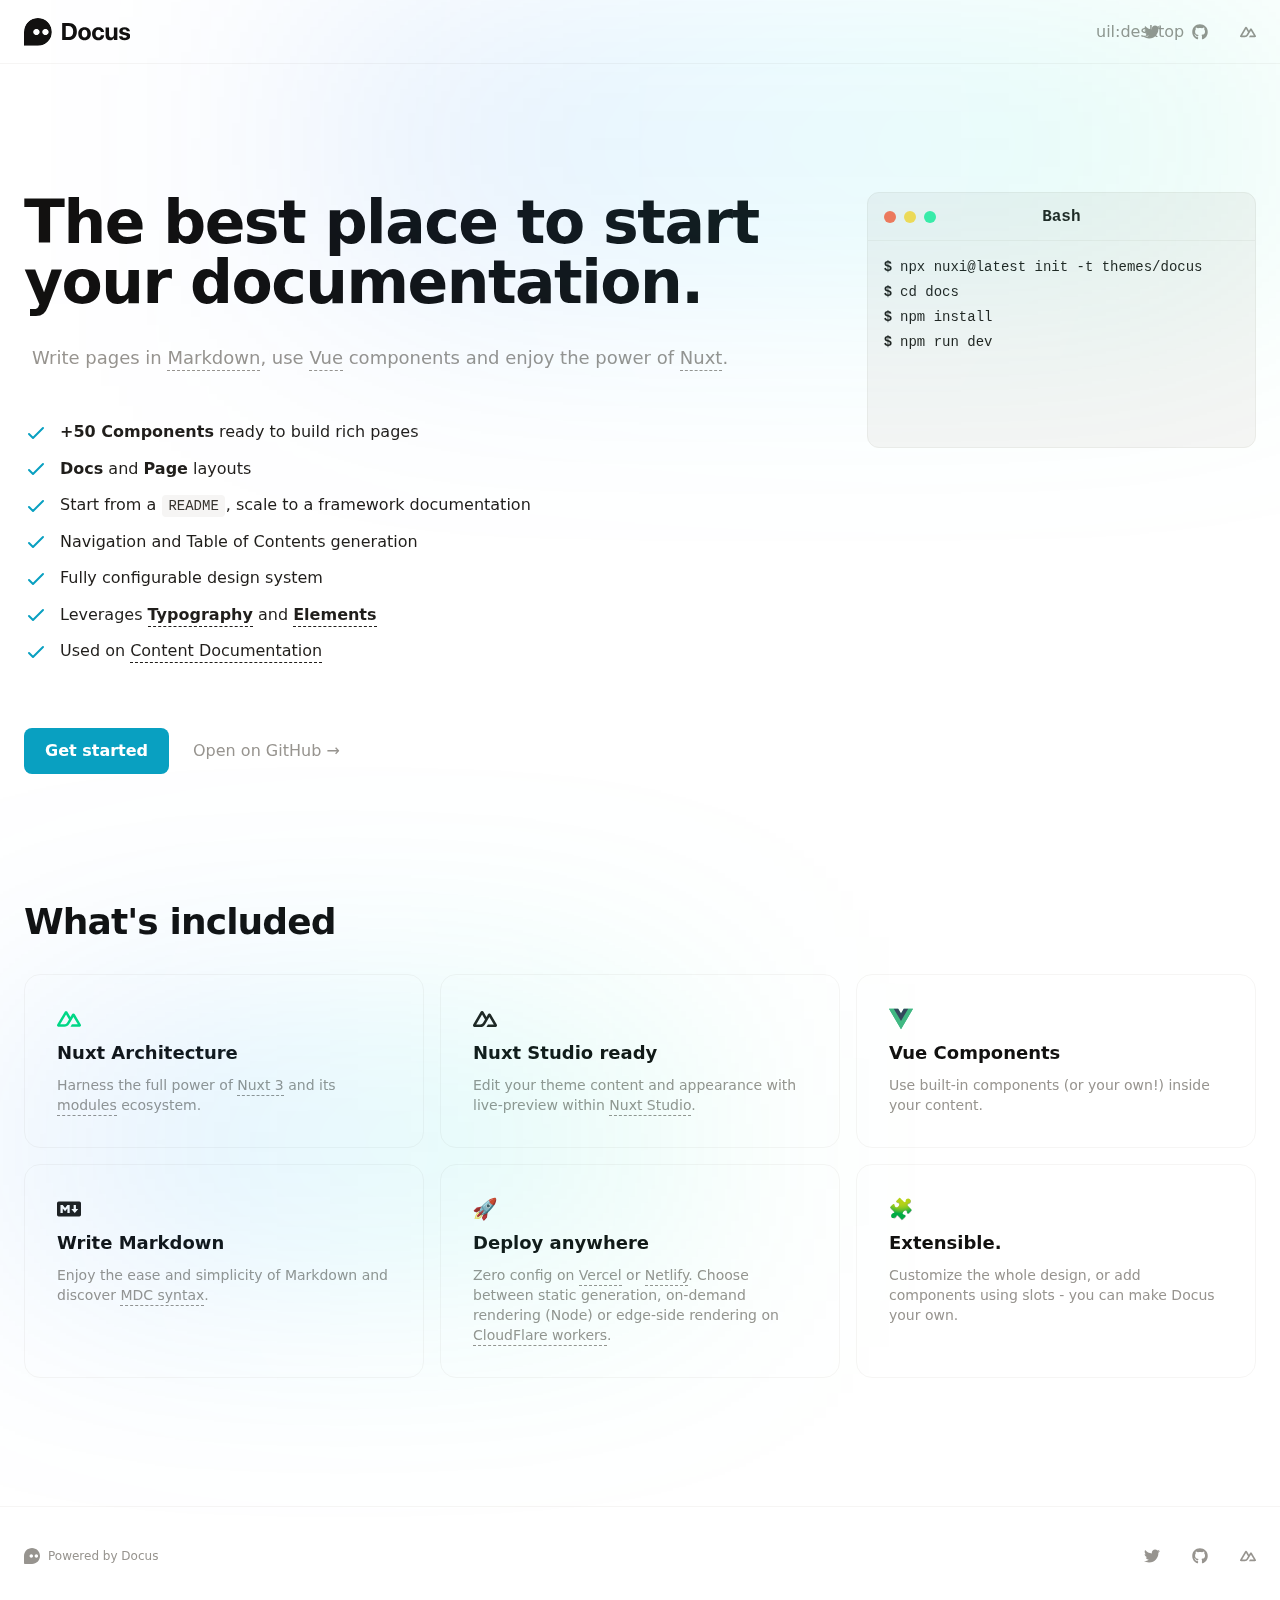
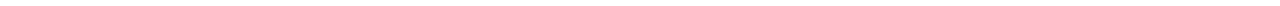
<file: index.html>
<!DOCTYPE html>
<html lang="en">
<head><meta charset="utf-8">
<title>Home · Docus</title>
<meta name="viewport" content="width=device-width, initial-scale=1">
<meta name="twitter:card" content="summary_large_image">
<meta name="description" content="The best place to start your documentation.">
<meta property="og:description" content="The best place to start your documentation.">
<meta property="og:image" content="https://user-images.githubusercontent.com/904724/185365452-87b7ca7b-6030-4813-a2db-5e65c785bf88.png">
<meta property="og:title" content="Home"><link rel="modulepreload" as="script" crossorigin href="/_nuxt/entry.1ffc1a4c.js"><link rel="preload" as="style" href="/_nuxt/entry.f6037388.css"><link rel="modulepreload" as="script" crossorigin href="/_nuxt/document-driven.9836dc65.js"><link rel="modulepreload" as="script" crossorigin href="/_nuxt/DocumentDrivenEmpty.76f3a672.js"><link rel="modulepreload" as="script" crossorigin href="/_nuxt/ContentRenderer.587139e9.js"><link rel="modulepreload" as="script" crossorigin href="/_nuxt/ContentRendererMarkdown.cfca8f0c.js"><link rel="modulepreload" as="script" crossorigin href="/_nuxt/DocumentDrivenNotFound.efca6e7f.js"><link rel="preload" as="style" href="/_nuxt/DocumentDrivenNotFound.3b2b8c26.css"><link rel="modulepreload" as="script" crossorigin href="/_nuxt/ButtonLink.899fdaa9.js"><link rel="preload" as="style" href="/_nuxt/ButtonLink.0b266ae3.css"><link rel="modulepreload" as="script" crossorigin href="/_nuxt/ContentSlot.512cd637.js"><link rel="modulepreload" as="script" crossorigin href="/_nuxt/IconDocus.d1afe7e9.js"><link rel="modulepreload" as="script" crossorigin href="/_nuxt/page.ed1cd155.js"><link rel="preload" as="style" href="/_nuxt/page.8aba30cd.css"><link rel="modulepreload" as="script" crossorigin href="/_nuxt/Ellipsis.ce85f2e0.js"><link rel="preload" as="style" href="/_nuxt/Ellipsis.ace1992a.css"><link rel="modulepreload" as="script" crossorigin href="/_nuxt/BlockHero.4667b96a.js"><link rel="preload" as="style" href="/_nuxt/BlockHero.159952b0.css"><link rel="modulepreload" as="script" crossorigin href="/_nuxt/Terminal.982dffec.js"><link rel="preload" as="style" href="/_nuxt/Terminal.d7ffb2e4.css"><link rel="modulepreload" as="script" crossorigin href="/_nuxt/index.9009f699.js"><link rel="modulepreload" as="script" crossorigin href="/_nuxt/VideoPlayer.35d025bf.js"><link rel="preload" as="style" href="/_nuxt/VideoPlayer.c3ad45d7.css"><link rel="modulepreload" as="script" crossorigin href="/_nuxt/NuxtImg.vue.ac8a68c1.js"><link rel="modulepreload" as="script" crossorigin href="/_nuxt/ProseA.55dab247.js"><link rel="preload" as="style" href="/_nuxt/ProseA.baee409d.css"><link rel="modulepreload" as="script" crossorigin href="/_nuxt/List.33a1dd59.js"><link rel="preload" as="style" href="/_nuxt/List.ac643c40.css"><link rel="modulepreload" as="script" crossorigin href="/_nuxt/ProseStrong.72d2c88d.js"><link rel="preload" as="style" href="/_nuxt/ProseStrong.b01d4b3b.css"><link rel="modulepreload" as="script" crossorigin href="/_nuxt/ProseCodeInline.9b9a61a6.js"><link rel="preload" as="style" href="/_nuxt/ProseCodeInline.873c7ac7.css"><link rel="modulepreload" as="script" crossorigin href="/_nuxt/CardGrid.fc513a7a.js"><link rel="preload" as="style" href="/_nuxt/CardGrid.0dc99038.css"><link rel="modulepreload" as="script" crossorigin href="/_nuxt/Card.a551758c.js"><link rel="preload" as="style" href="/_nuxt/Card.6d4d1e95.css"><link rel="modulepreload" as="script" crossorigin href="/_nuxt/IconNuxtStudio.166ca703.js"><link rel="preload" as="style" href="/_nuxt/IconNuxtStudio.18603c63.css"><link rel="prefetch" as="style" href="/_nuxt/DocsPageLayout.d86d6285.css"><link rel="prefetch" as="style" href="/_nuxt/DocsAside.3da749df.css"><link rel="prefetch" as="style" href="/_nuxt/Alert.dcca94b5.css"><link rel="prefetch" as="style" href="/_nuxt/DocsPageBottom.d9748ddb.css"><link rel="prefetch" as="style" href="/_nuxt/DocsPrevNext.09a503e6.css"><link rel="prefetch" as="style" href="/_nuxt/DocsToc.da8149e0.css"><link rel="prefetch" as="style" href="/_nuxt/DocsTocLinks.bba25586.css"><link rel="prefetch" as="script" crossorigin href="/_nuxt/default.f6b10456.js"><link rel="prefetch" as="script" crossorigin href="/_nuxt/DocsPageLayout.9daac11c.js"><link rel="prefetch" as="script" crossorigin href="/_nuxt/DocsAside.0493c7c1.js"><link rel="prefetch" as="script" crossorigin href="/_nuxt/Alert.e0741f79.js"><link rel="prefetch" as="script" crossorigin href="/_nuxt/DocsPageBottom.8b7a9528.js"><link rel="prefetch" as="script" crossorigin href="/_nuxt/EditOnLink.vue.3eb2eef2.js"><link rel="prefetch" as="script" crossorigin href="/_nuxt/DocsPrevNext.6601df65.js"><link rel="prefetch" as="script" crossorigin href="/_nuxt/DocsToc.f62d3fd1.js"><link rel="prefetch" as="script" crossorigin href="/_nuxt/DocsTocLinks.f479fa5d.js"><link rel="prefetch" as="script" crossorigin href="/_nuxt/client-db.96603095.js"><link rel="prefetch" as="script" crossorigin href="/_nuxt/debug.fc53799a.js"><link rel="prefetch" as="style" href="/_nuxt/useStudio.b4354435.css"><link rel="prefetch" as="script" crossorigin href="/_nuxt/useStudio.95c48c34.js"><link rel="prefetch" as="script" crossorigin href="/_nuxt/asyncData.9f0e00a9.js"><link rel="prefetch" as="style" href="/_nuxt/error-404.47a83e66.css"><link rel="prefetch" as="script" crossorigin href="/_nuxt/error-404.25784d8d.js"><link rel="prefetch" as="style" href="/_nuxt/error-500.534ab3f3.css"><link rel="prefetch" as="script" crossorigin href="/_nuxt/error-500.46781de5.js"><style id="pinceau-theme">@media { :root {--pinceau-mq: initial; --docus-loadingBar-gradientColorStop3: #0047e1;--docus-loadingBar-gradientColorStop2: #34cdfe;--docus-loadingBar-gradientColorStop1: #00dc82;--docus-loadingBar-height: 3px;--docus-readableLine: 78ch;--docus-footer-height: 145px;--docus-header-height: 64px;--prose-code-inline-padding: 0.2rem 0.375rem 0.2rem 0.375rem;--prose-code-block-backdropFilter: contrast(1);--prose-code-block-border-style: solid;--prose-code-block-border-width: 1px;--prose-tbody-tr-borderBottom-style: dashed;--prose-tbody-tr-borderBottom-width: 1px;--prose-th-textAlign: inherit;--prose-thead-borderBottom-style: solid;--prose-thead-borderBottom-width: 1px;--prose-thead-border-style: solid;--prose-thead-border-width: 0px;--prose-table-textAlign: start;--prose-hr-width: 1px;--prose-hr-style: solid;--prose-li-listStylePosition: outside;--prose-ol-li-markerColor: currentColor;--prose-ol-paddingInlineStart: 21px;--prose-ol-listStyleType: decimal;--prose-ul-li-markerColor: currentColor;--prose-ul-paddingInlineStart: 21px;--prose-ul-listStyleType: disc;--prose-blockquote-border-style: solid;--prose-blockquote-border-width: 4px;--prose-blockquote-quotes: '201C' '201D' '2018' '2019';--prose-blockquote-paddingInlineStart: 24px;--prose-a-code-color-hover: currentColor;--prose-a-code-color-static: currentColor;--prose-a-hasCode-borderBottom: none;--prose-a-border-distance: 2px;--prose-a-border-color-hover: currentColor;--prose-a-border-color-static: currentColor;--prose-a-border-style-hover: solid;--prose-a-border-style-static: dashed;--prose-a-border-width: 1px;--prose-a-color-static: inherit;--prose-a-textDecoration: none;--prose-h6-margin: 3rem 0 2rem;--prose-h5-margin: 3rem 0 2rem;--prose-h4-margin: 3rem 0 2rem;--prose-h3-margin: 3rem 0 2rem;--prose-h2-margin: 3rem 0 2rem;--prose-h1-margin: 0 0 2rem;--typography-lead-loose: 2;--typography-lead-relaxed: 1.625;--typography-lead-normal: 1.5;--typography-lead-snug: 1.375;--typography-lead-tight: 1.25;--typography-lead-none: 1;--typography-lead-10: 2.5rem;--typography-lead-9: 2.25rem;--typography-lead-8: 2rem;--typography-lead-7: 1.75rem;--typography-lead-6: 1.5rem;--typography-lead-5: 1.25rem;--typography-lead-4: 1rem;--typography-lead-3: .75rem;--typography-lead-2: .5rem;--typography-lead-1: .025rem;--typography-fontWeight-black: 900;--typography-fontWeight-extrabold: 800;--typography-fontWeight-bold: 700;--typography-fontWeight-semibold: 600;--typography-fontWeight-medium: 500;--typography-fontWeight-normal: 400;--typography-fontWeight-light: 300;--typography-fontWeight-extralight: 200;--typography-fontWeight-thin: 100;--typography-fontSize-9xl: 128px;--typography-fontSize-8xl: 96px;--typography-fontSize-7xl: 72px;--typography-fontSize-6xl: 60px;--typography-fontSize-5xl: 48px;--typography-fontSize-4xl: 36px;--typography-fontSize-3xl: 30px;--typography-fontSize-2xl: 24px;--typography-fontSize-xl: 20px;--typography-fontSize-lg: 18px;--typography-fontSize-base: 16px;--typography-fontSize-sm: 14px;--typography-fontSize-xs: 12px;--typography-letterSpacing-wide: 0.025em;--typography-letterSpacing-tight: -0.025em;--typography-verticalMargin-base: 24px;--typography-verticalMargin-sm: 16px;--elements-border-secondary-hover: [object Object];--elements-backdrop-background: #fffc;--elements-backdrop-filter: saturate(200%) blur(20px);--elements-container-maxWidth: 80rem;--lead-loose: 2;--lead-relaxed: 1.625;--lead-normal: 1.5;--lead-snug: 1.375;--lead-tight: 1.25;--lead-none: 1;--lead-10: 2.5rem;--lead-9: 2.25rem;--lead-8: 2rem;--lead-7: 1.75rem;--lead-6: 1.5rem;--lead-5: 1.25rem;--lead-4: 1rem;--lead-3: .75rem;--lead-2: .5rem;--lead-1: .025rem;--letterSpacing-widest: 0.1em;--letterSpacing-wider: 0.05em;--letterSpacing-wide: 0.025em;--letterSpacing-normal: 0em;--letterSpacing-tight: -0.025em;--letterSpacing-tighter: -0.05em;--fontSize-9xl: 8rem;--fontSize-8xl: 6rem;--fontSize-7xl: 4.5rem;--fontSize-6xl: 3.75rem;--fontSize-5xl: 3rem;--fontSize-4xl: 2.25rem;--fontSize-3xl: 1.875rem;--fontSize-2xl: 1.5rem;--fontSize-xl: 1.25rem;--fontSize-lg: 1.125rem;--fontSize-base: 1rem;--fontSize-sm: 0.875rem;--fontSize-xs: 0.75rem;--fontWeight-black: 900;--fontWeight-extrabold: 800;--fontWeight-bold: 700;--fontWeight-semibold: 600;--fontWeight-medium: 500;--fontWeight-normal: 400;--fontWeight-light: 300;--fontWeight-extralight: 200;--fontWeight-thin: 100;--font-mono: ui-monospace, SFMono-Regular, Menlo, Monaco, Consolas, Liberation Mono, Courier New, monospace;--font-serif: ui-serif, Georgia, Cambria, Times New Roman, Times, serif;--font-sans: ui-sans-serif, system-ui, -apple-system, BlinkMacSystemFont, Segoe UI, Roboto, Helvetica Neue, Arial, Noto Sans, sans-serif, Apple Color Emoji, Segoe UI Emoji, Segoe UI Symbol, Noto Color Emoji;--opacity-total: 1;--opacity-high: 0.8;--opacity-medium: 0.5;--opacity-soft: 0.3;--opacity-light: 0.15;--opacity-bright: 0.1;--opacity-noOpacity: 0;--borderWidth-lg: 3px;--borderWidth-md: 2px;--borderWidth-sm: 1px;--borderWidth-noBorder: 0;--space-rem-875: 0.875rem;--space-rem-625: 0.625rem;--space-rem-375: 0.375rem;--space-rem-125: 0.125rem;--space-px: 1px;--space-128: 32rem;--space-96: 24rem;--space-80: 20rem;--space-72: 18rem;--space-64: 16rem;--space-60: 15rem;--space-56: 14rem;--space-52: 13rem;--space-48: 12rem;--space-44: 11rem;--space-40: 10rem;--space-36: 9rem;--space-32: 8rem;--space-28: 7rem;--space-24: 6rem;--space-20: 5rem;--space-16: 4rem;--space-14: 3.5rem;--space-12: 3rem;--space-11: 2.75rem;--space-10: 2.5rem;--space-9: 2.25rem;--space-8: 2rem;--space-7: 1.75rem;--space-6: 1.5rem;--space-5: 1.25rem;--space-4: 1rem;--space-3: 0.75rem;--space-2: 0.5rem;--space-1: 0.25rem;--space-0: 0px;--size-full: 100%;--size-7xl: 80rem;--size-6xl: 72rem;--size-5xl: 64rem;--size-4xl: 56rem;--size-3xl: 48rem;--size-2xl: 42rem;--size-xl: 36rem;--size-lg: 32rem;--size-md: 28rem;--size-sm: 24rem;--size-xs: 20rem;--size-200: 200px;--size-104: 104px;--size-80: 80px;--size-64: 64px;--size-56: 56px;--size-48: 48px;--size-40: 40px;--size-32: 32px;--size-24: 24px;--size-20: 20px;--size-16: 16px;--size-12: 12px;--size-8: 8px;--size-6: 6px;--size-4: 4px;--size-2: 2px;--size-0: 0px;--radii-full: 9999px;--radii-3xl: 1.75rem;--radii-2xl: 1.5rem;--radii-xl: 1rem;--radii-lg: 0.75rem;--radii-md: 0.5rem;--radii-sm: 0.375rem;--radii-xs: 0.25rem;--radii-2xs: 0.125rem;--radii-none: 0px;--shadow-none: 0px 0px 0px 0px transparent;--height-screen: 100vh;--width-screen: 100vw;--color-primary-900: #001A1F;--color-primary-800: #00232B;--color-primary-700: #024757;--color-primary-600: #09A0C1;--color-primary-500: #1AD6FF;--color-primary-400: #55E1FF;--color-primary-300: #82E3FF;--color-primary-200: #C5F2FF;--color-primary-100: #DCF7FF;--color-primary-50: #F1FCFF;--color-ruby-900: #380011;--color-ruby-800: #700021;--color-ruby-700: #a90032;--color-ruby-600: #e10043;--color-ruby-500: #ff1a5e;--color-ruby-400: #ff4079;--color-ruby-300: #ff6694;--color-ruby-200: #ff8dae;--color-ruby-100: #ffb3c9;--color-ruby-50: #ffd9e4;--color-pink-900: #380025;--color-pink-800: #70004b;--color-pink-700: #a90070;--color-pink-600: #e10095;--color-pink-500: #ff1ab2;--color-pink-400: #ff40bf;--color-pink-300: #ff66cc;--color-pink-200: #ff8dd8;--color-pink-100: #ffb3e5;--color-pink-50: #ffd9f2;--color-purple-900: #190038;--color-purple-800: #330070;--color-purple-700: #4c00a9;--color-purple-600: #6500e1;--color-purple-500: #811aff;--color-purple-400: #9640ff;--color-purple-300: #ab66ff;--color-purple-200: #c08dff;--color-purple-100: #d5b3ff;--color-purple-50: #ead9ff;--color-royalblue-900: #0b0531;--color-royalblue-800: #160a62;--color-royalblue-700: #211093;--color-royalblue-600: #2c15c4;--color-royalblue-500: #4127e8;--color-royalblue-400: #614bec;--color-royalblue-300: #806ff0;--color-royalblue-200: #a093f3;--color-royalblue-100: #c0b7f7;--color-royalblue-50: #dfdbfb;--color-indigoblue-900: #001238;--color-indigoblue-800: #002370;--color-indigoblue-700: #0035a9;--color-indigoblue-600: #0047e1;--color-indigoblue-500: #1a62ff;--color-indigoblue-400: #407cff;--color-indigoblue-300: #6696ff;--color-indigoblue-200: #8db0ff;--color-indigoblue-100: #b3cbff;--color-indigoblue-50: #d9e5ff;--color-blue-900: #00131D;--color-blue-800: #002235;--color-blue-700: #014267;--color-blue-600: #0069A6;--color-blue-500: #1AADFF;--color-blue-400: #64C7FF;--color-blue-300: #A1DDFF;--color-blue-200: #C6EAFF;--color-blue-100: #DFF3FF;--color-blue-50: #F2FAFF;--color-lightblue-900: #002e38;--color-lightblue-800: #005c70;--color-lightblue-700: #008aa9;--color-lightblue-600: #00b9e1;--color-lightblue-500: #1ad6ff;--color-lightblue-400: #40ddff;--color-lightblue-300: #66e4ff;--color-lightblue-200: #8deaff;--color-lightblue-100: #b3f1ff;--color-lightblue-50: #d9f8ff;--color-teal-900: #062a28;--color-teal-800: #0b544f;--color-teal-700: #117d77;--color-teal-600: #16a79e;--color-teal-500: #1cd1c6;--color-teal-400: #36e4da;--color-teal-300: #5fe9e1;--color-teal-200: #87efe9;--color-teal-100: #aff4f0;--color-teal-50: #d7faf8;--color-pear-900: #2a2b09;--color-pear-800: #545512;--color-pear-700: #7e801b;--color-pear-600: #a8aa24;--color-pear-500: #d0d32f;--color-pear-400: #d8da52;--color-pear-300: #e0e274;--color-pear-200: #e8e997;--color-pear-100: #eff0ba;--color-pear-50: #f7f8dc;--color-red-900: #1C0301;--color-red-800: #340A01;--color-red-700: #701704;--color-red-600: #BB2402;--color-red-500: #FF3B10;--color-red-400: #FF7353;--color-red-300: #FFA692;--color-red-200: #FFDED7;--color-red-100: #FFF3F0;--color-red-50: #FFF9F8;--color-orange-900: #381800;--color-orange-800: #702f00;--color-orange-700: #a94700;--color-orange-600: #e15e00;--color-orange-500: #ff7a1a;--color-orange-400: #ff9040;--color-orange-300: #ffa666;--color-orange-200: #ffbd8d;--color-orange-100: #ffd3b3;--color-orange-50: #ffe9d9;--color-yellow-900: #1B1500;--color-yellow-800: #292100;--color-yellow-700: #614E02;--color-yellow-600: #CBA408;--color-yellow-500: #FBCA05;--color-yellow-400: #FFDC4E;--color-yellow-300: #FFE372;--color-yellow-200: #FFF0B1;--color-yellow-100: #FFF6D3;--color-yellow-50: #FFFCEE;--color-green-900: #00190F;--color-green-800: #002817;--color-green-700: #006037;--color-green-600: #00B467;--color-green-500: #0DD885;--color-green-400: #3CEEA5;--color-green-300: #86FBCB;--color-green-200: #C3FFE6;--color-green-100: #DEFFF1;--color-green-50: #ECFFF7;--color-gray-900: #121110;--color-gray-800: #201E1B;--color-gray-700: #36332E;--color-gray-600: #67635D;--color-gray-500: #97948F;--color-gray-400: #ADA9A4;--color-gray-300: #DBD9D3;--color-gray-200: #ECEBE8;--color-gray-100: #F6F5F4;--color-gray-50: #FBFBFB;--color-black: #0B0A0A;--color-white: #ffffff;--media-portrait: only screen and (orientation: portrait);--media-landscape: only screen and (orientation: landscape);--media-rm: (prefers-reduced-motion: reduce);--media-2xl: (min-width: 1536px);--media-xl: (min-width: 1280px);--media-lg: (min-width: 1024px);--media-md: (min-width: 768px);--media-sm: (min-width: 640px);--media-xs: (min-width: 475px);--docus-footer-padding: var(--space-4) 0;--docus-header-title-color-hover: var(--color-primary-500);--docus-header-title-color-static: var(--color-gray-900);--docus-header-title-fontWeight: var(--fontWeight-bold);--docus-header-title-fontSize: var(--fontSize-2xl);--docus-header-logo-height: var(--space-6);--docus-body-fontFamily: var(--font-sans);--docus-body-color: var(--color-gray-800);--docus-body-backgroundColor: var(--color-white);--prose-code-inline-fontWeight: var(--typography-fontWeight-normal);--prose-code-inline-fontSize: var(--typography-fontSize-sm);--prose-code-inline-borderRadius: var(--radii-xs);--prose-code-block-pre-padding: var(--typography-verticalMargin-sm);--prose-code-block-margin: var(--typography-verticalMargin-base) 0;--prose-code-block-fontSize: var(--typography-fontSize-sm);--prose-tbody-code-inline-fontSize: var(--typography-fontSize-sm);--prose-tbody-td-padding: var(--typography-verticalMargin-sm);--prose-th-fontWeight: var(--typography-fontWeight-semibold);--prose-th-padding: 0 var(--typography-verticalMargin-sm) var(--typography-verticalMargin-sm) var(--typography-verticalMargin-sm);--prose-table-lineHeight: var(--typography-lead-6);--prose-table-fontSize: var(--typography-fontSize-sm);--prose-table-margin: var(--typography-verticalMargin-base) 0;--prose-hr-margin: var(--typography-verticalMargin-base) 0;--prose-li-margin: var(--typography-verticalMargin-sm) 0;--prose-ol-margin: var(--typography-verticalMargin-base) 0;--prose-ul-margin: var(--typography-verticalMargin-base) 0;--prose-blockquote-margin: var(--typography-verticalMargin-base) 0;--prose-a-code-border-style: var(--prose-a-border-style-static);--prose-a-code-border-width: var(--prose-a-border-width);--prose-a-fontWeight: var(--typography-fontWeight-medium);--prose-img-margin: var(--typography-verticalMargin-base) 0;--prose-strong-fontWeight: var(--typography-fontWeight-semibold);--prose-h6-iconSize: var(--typography-fontSize-base);--prose-h6-fontWeight: var(--typography-fontWeight-semibold);--prose-h6-lineHeight: var(--typography-lead-normal);--prose-h6-fontSize: var(--typography-fontSize-lg);--prose-h5-iconSize: var(--typography-fontSize-lg);--prose-h5-fontWeight: var(--typography-fontWeight-semibold);--prose-h5-lineHeight: var(--typography-lead-snug);--prose-h5-fontSize: var(--typography-fontSize-xl);--prose-h4-iconSize: var(--typography-fontSize-lg);--prose-h4-letterSpacing: var(--typography-letterSpacing-tight);--prose-h4-fontWeight: var(--typography-fontWeight-semibold);--prose-h4-lineHeight: var(--typography-lead-snug);--prose-h4-fontSize: var(--typography-fontSize-2xl);--prose-h3-iconSize: var(--typography-fontSize-xl);--prose-h3-letterSpacing: var(--typography-letterSpacing-tight);--prose-h3-fontWeight: var(--typography-fontWeight-semibold);--prose-h3-lineHeight: var(--typography-lead-snug);--prose-h3-fontSize: var(--typography-fontSize-3xl);--prose-h2-iconSize: var(--typography-fontSize-2xl);--prose-h2-letterSpacing: var(--typography-letterSpacing-tight);--prose-h2-fontWeight: var(--typography-fontWeight-semibold);--prose-h2-lineHeight: var(--typography-lead-tight);--prose-h2-fontSize: var(--typography-fontSize-4xl);--prose-h1-iconSize: var(--typography-fontSize-3xl);--prose-h1-letterSpacing: var(--typography-letterSpacing-tight);--prose-h1-fontWeight: var(--typography-fontWeight-bold);--prose-h1-lineHeight: var(--typography-lead-tight);--prose-h1-fontSize: var(--typography-fontSize-5xl);--prose-p-br-margin: var(--typography-verticalMargin-base) 0 0 0;--prose-p-margin: var(--typography-verticalMargin-base) 0;--prose-p-lineHeight: var(--typography-lead-normal);--prose-p-fontSize: var(--typography-fontSize-base);--typography-color-secondary-900: var(--color-gray-900);--typography-color-secondary-800: var(--color-gray-800);--typography-color-secondary-700: var(--color-gray-700);--typography-color-secondary-600: var(--color-gray-600);--typography-color-secondary-500: var(--color-gray-500);--typography-color-secondary-400: var(--color-gray-400);--typography-color-secondary-300: var(--color-gray-300);--typography-color-secondary-200: var(--color-gray-200);--typography-color-secondary-100: var(--color-gray-100);--typography-color-secondary-50: var(--color-gray-50);--typography-color-primary-900: var(--color-primary-900);--typography-color-primary-800: var(--color-primary-800);--typography-color-primary-700: var(--color-primary-700);--typography-color-primary-600: var(--color-primary-600);--typography-color-primary-500: var(--color-primary-500);--typography-color-primary-400: var(--color-primary-400);--typography-color-primary-300: var(--color-primary-300);--typography-color-primary-200: var(--color-primary-200);--typography-color-primary-100: var(--color-primary-100);--typography-color-primary-50: var(--color-primary-50);--typography-font-code: var(--font-mono);--typography-font-body: var(--font-sans);--typography-font-display: var(--font-sans);--typography-body-backgroundColor: var(--color-white);--typography-body-color: var(--color-black);--elements-state-danger-borderColor-secondary: var(--color-red-200);--elements-state-danger-borderColor-primary: var(--color-red-100);--elements-state-danger-backgroundColor-secondary: var(--color-red-100);--elements-state-danger-backgroundColor-primary: var(--color-red-50);--elements-state-danger-color-secondary: var(--color-red-600);--elements-state-danger-color-primary: var(--color-red-500);--elements-state-warning-borderColor-secondary: var(--color-yellow-200);--elements-state-warning-borderColor-primary: var(--color-yellow-100);--elements-state-warning-backgroundColor-secondary: var(--color-yellow-100);--elements-state-warning-backgroundColor-primary: var(--color-yellow-50);--elements-state-warning-color-secondary: var(--color-yellow-700);--elements-state-warning-color-primary: var(--color-yellow-600);--elements-state-success-borderColor-secondary: var(--color-green-200);--elements-state-success-borderColor-primary: var(--color-green-100);--elements-state-success-backgroundColor-secondary: var(--color-green-100);--elements-state-success-backgroundColor-primary: var(--color-green-50);--elements-state-success-color-secondary: var(--color-green-600);--elements-state-success-color-primary: var(--color-green-500);--elements-state-info-borderColor-secondary: var(--color-blue-200);--elements-state-info-borderColor-primary: var(--color-blue-100);--elements-state-info-backgroundColor-secondary: var(--color-blue-100);--elements-state-info-backgroundColor-primary: var(--color-blue-50);--elements-state-info-color-secondary: var(--color-blue-600);--elements-state-info-color-primary: var(--color-blue-500);--elements-state-primary-borderColor-secondary: var(--color-primary-200);--elements-state-primary-borderColor-primary: var(--color-primary-100);--elements-state-primary-backgroundColor-secondary: var(--color-primary-100);--elements-state-primary-backgroundColor-primary: var(--color-primary-50);--elements-state-primary-color-secondary: var(--color-primary-700);--elements-state-primary-color-primary: var(--color-primary-600);--elements-surface-secondary-backgroundColor: var(--color-gray-200);--elements-surface-primary-backgroundColor: var(--color-gray-100);--elements-surface-background-base: var(--color-gray-100);--elements-border-secondary-static: var(--color-gray-200);--elements-border-primary-hover: var(--color-gray-200);--elements-border-primary-static: var(--color-gray-100);--elements-container-padding-md: var(--space-6);--elements-container-padding-sm: var(--space-6);--elements-container-padding-xs: var(--space-4);--elements-container-padding-mobile: var(--space-4);--elements-text-secondary-color-hover: var(--color-gray-700);--elements-text-secondary-color-static: var(--color-gray-500);--elements-text-primary-color-static: var(--color-gray-900);--text-6xl-lineHeight: var(--lead-none);--text-6xl-fontSize: var(--fontSize-6xl);--text-5xl-lineHeight: var(--lead-none);--text-5xl-fontSize: var(--fontSize-5xl);--text-4xl-lineHeight: var(--lead-10);--text-4xl-fontSize: var(--fontSize-4xl);--text-3xl-lineHeight: var(--lead-9);--text-3xl-fontSize: var(--fontSize-3xl);--text-2xl-lineHeight: var(--lead-8);--text-2xl-fontSize: var(--fontSize-2xl);--text-xl-lineHeight: var(--lead-7);--text-xl-fontSize: var(--fontSize-xl);--text-lg-lineHeight: var(--lead-7);--text-lg-fontSize: var(--fontSize-lg);--text-base-lineHeight: var(--lead-6);--text-base-fontSize: var(--fontSize-base);--text-sm-lineHeight: var(--lead-5);--text-sm-fontSize: var(--fontSize-sm);--text-xs-lineHeight: var(--lead-4);--text-xs-fontSize: var(--fontSize-xs);--color-shadow: var(--color-gray-400);--color-secondary-900: var(--color-gray-900);--color-secondary-800: var(--color-gray-800);--color-secondary-700: var(--color-gray-700);--color-secondary-600: var(--color-gray-600);--color-secondary-500: var(--color-gray-500);--color-secondary-400: var(--color-gray-400);--color-secondary-300: var(--color-gray-300);--color-secondary-200: var(--color-gray-200);--color-secondary-100: var(--color-gray-100);--color-secondary-50: var(--color-gray-50);--prose-code-inline-backgroundColor: var(--typography-color-secondary-100);--prose-code-inline-color: var(--typography-color-secondary-700);--prose-code-block-backgroundColor: var(--typography-color-secondary-100);--prose-code-block-color: var(--typography-color-secondary-700);--prose-code-block-border-color: var(--typography-color-secondary-200);--prose-tbody-tr-borderBottom-color: var(--typography-color-secondary-200);--prose-th-color: var(--typography-color-secondary-600);--prose-thead-borderBottom-color: var(--typography-color-secondary-200);--prose-thead-border-color: var(--typography-color-secondary-300);--prose-hr-color: var(--typography-color-secondary-200);--prose-blockquote-border-color: var(--typography-color-secondary-200);--prose-blockquote-color: var(--typography-color-secondary-500);--prose-a-code-background-hover: var(--typography-color-primary-50);--prose-a-code-border-color-hover: var(--typography-color-primary-500);--prose-a-code-border-color-static: var(--typography-color-secondary-400);--prose-a-color-hover: var(--typography-color-primary-500);--shadow-2xl: 0px 25px 50px -12px var(--color-shadow);--shadow-xl: 0px 20px 25px -5px var(--color-shadow), 0px 8px 10px -6px var(--color-shadow);--shadow-lg: 0px 10px 15px -3px var(--color-shadow), 0px 4px 6px -4px var(--color-shadow);--shadow-md: 0px 4px 6px -1px var(--color-shadow), 0px 2px 4px -2px var(--color-shadow);--shadow-sm: 0px 1px 3px 0px var(--color-shadow), 0px 1px 2px -1px var(--color-shadow);--shadow-xs: 0px 1px 2px 0px var(--color-shadow); } }@media { :root.dark {--pinceau-mq: dark; --prose-code-block-backdropFilter: contrast(1);--prose-ol-li-markerColor: currentColor;--prose-ul-li-markerColor: currentColor;--prose-a-code-color-hover: currentColor;--prose-a-code-color-static: currentColor;--prose-a-border-color-hover: currentColor;--prose-a-border-color-static: currentColor;--prose-a-color-static: inherit;--elements-backdrop-background: #0c0d0ccc;--docus-header-title-color-static: var(--color-gray-100);--docus-body-color: var(--color-gray-200);--docus-body-backgroundColor: var(--color-black);--typography-body-backgroundColor: var(--color-black);--typography-body-color: var(--color-white);--elements-state-danger-borderColor-secondary: var(--color-red-700);--elements-state-danger-borderColor-primary: var(--color-red-800);--elements-state-danger-backgroundColor-secondary: var(--color-red-800);--elements-state-danger-backgroundColor-primary: var(--color-red-900);--elements-state-danger-color-secondary: var(--color-red-200);--elements-state-danger-color-primary: var(--color-red-300);--elements-state-warning-borderColor-secondary: var(--color-yellow-700);--elements-state-warning-borderColor-primary: var(--color-yellow-800);--elements-state-warning-backgroundColor-secondary: var(--color-yellow-800);--elements-state-warning-backgroundColor-primary: var(--color-yellow-900);--elements-state-warning-color-secondary: var(--color-yellow-200);--elements-state-warning-color-primary: var(--color-yellow-400);--elements-state-success-borderColor-secondary: var(--color-green-700);--elements-state-success-borderColor-primary: var(--color-green-800);--elements-state-success-backgroundColor-secondary: var(--color-green-800);--elements-state-success-backgroundColor-primary: var(--color-green-900);--elements-state-success-color-secondary: var(--color-green-200);--elements-state-success-color-primary: var(--color-green-400);--elements-state-info-borderColor-secondary: var(--color-blue-700);--elements-state-info-borderColor-primary: var(--color-blue-800);--elements-state-info-backgroundColor-secondary: var(--color-blue-800);--elements-state-info-backgroundColor-primary: var(--color-blue-900);--elements-state-info-color-secondary: var(--color-blue-200);--elements-state-info-color-primary: var(--color-blue-400);--elements-state-primary-borderColor-secondary: var(--color-primary-700);--elements-state-primary-borderColor-primary: var(--color-primary-800);--elements-state-primary-backgroundColor-secondary: var(--color-primary-800);--elements-state-primary-backgroundColor-primary: var(--color-primary-900);--elements-state-primary-color-secondary: var(--color-primary-200);--elements-state-primary-color-primary: var(--color-primary-400);--elements-surface-secondary-backgroundColor: var(--color-gray-800);--elements-surface-primary-backgroundColor: var(--color-gray-900);--elements-surface-background-base: var(--color-gray-900);--elements-border-secondary-static: var(--color-gray-800);--elements-border-primary-hover: var(--color-gray-800);--elements-border-primary-static: var(--color-gray-900);--elements-text-secondary-color-hover: var(--color-gray-200);--elements-text-secondary-color-static: var(--color-gray-400);--elements-text-primary-color-static: var(--color-gray-50);--color-shadow: var(--color-gray-800);--prose-code-inline-backgroundColor: var(--typography-color-secondary-800);--prose-code-inline-color: var(--typography-color-secondary-200);--prose-code-block-backgroundColor: var(--typography-color-secondary-900);--prose-code-block-color: var(--typography-color-secondary-200);--prose-code-block-border-color: var(--typography-color-secondary-800);--prose-tbody-tr-borderBottom-color: var(--typography-color-secondary-800);--prose-th-color: var(--typography-color-secondary-400);--prose-thead-borderBottom-color: var(--typography-color-secondary-800);--prose-thead-border-color: var(--typography-color-secondary-600);--prose-hr-color: var(--typography-color-secondary-800);--prose-blockquote-border-color: var(--typography-color-secondary-700);--prose-blockquote-color: var(--typography-color-secondary-400);--prose-a-code-background-hover: var(--typography-color-primary-900);--prose-a-code-border-color-hover: var(--typography-color-primary-600);--prose-a-code-border-color-static: var(--typography-color-secondary-600);--prose-a-color-hover: var(--typography-color-primary-400); } }@media (min-width: 640px) { :root {--pinceau-mq: sm; --docus-footer-height: 100px;--docus-header-logo-height: var(--space-7); } }</style><style id="pinceau-runtime-hydratable">@media{.phy[--]{--puid:sPXKgT-v;}.pv-3fhmtY{padding-left:var(--elements-container-padding-mobile);padding-right:var(--elements-container-padding-mobile);}@media (min-width: 475px){.pv-3fhmtY{padding-left:var(--elements-container-padding-xs);padding-right:var(--elements-container-padding-xs);}}@media (min-width: 640px){.pv-3fhmtY{padding-left:var(--elements-container-padding-sm);padding-right:var(--elements-container-padding-sm);}}@media (min-width: 768px){.pv-3fhmtY{padding-left:var(--elements-container-padding-md);padding-right:var(--elements-container-padding-md);}}} @media{.phy[--]{--puid:AMPIOv-v;}.pv-zOfHnc{max-width:var(--elements-container-maxWidth);padding-left:var(--elements-container-padding-mobile);padding-right:var(--elements-container-padding-mobile);}@media (min-width: 475px){.pv-zOfHnc{padding-left:var(--elements-container-padding-xs);padding-right:var(--elements-container-padding-xs);}}@media (min-width: 640px){.pv-zOfHnc{padding-left:var(--elements-container-padding-sm);padding-right:var(--elements-container-padding-sm);}}@media (min-width: 768px){.pv-zOfHnc{padding-left:var(--elements-container-padding-md);padding-right:var(--elements-container-padding-md);}}} @media{.phy[--]{--puid:wOCzo6-c;}.pc-wOCzo6[data-v-06696db2]{---c-cn-top:0;---eih-inset-inline-start:auto;---if-b-inset-inline-end:0px;---ss-e-z-index:10;---wj8-max-width:75%;---t33-height:10rem;---jfd-filter:blur(150px);---y-uj-background:linear-gradient(97.62deg, rgba(0, 71, 225, 0.22) 2.27%, rgba(26, 214, 255, 0.22) 50.88%, rgba(0, 220, 130, 0.22) 98.48%);}} @media{.phy[--]{--puid:u8VwNK-c;}.pc-u8VwNK[data-v-614b3880]{---ym9-button-primary:var(--color-primary-600);---a23-button-secondary:var(--color-primary-500);}} @media{.phy[--]{--puid:u8VwNK-v;}.pv-iGP1mA{padding:var(--space-rem-625) var(--space-5);font-size:var(--text-base-fontSize);line-height:var(--text-base-lineHeight);}} @media{.phy[--]{--puid:DYird1-c;}.pc-DYird1[data-v-06696db2]{---c-cn-top:10rem;---eih-inset-inline-start:0px;---if-b-inset-inline-end:auto;---ss-e-z-index:10;---wj8-max-width:40rem;---t33-height:10rem;---jfd-filter:blur(140px);---y-uj-background:linear-gradient(97.62deg, rgba(0, 71, 225, 0.22) 2.27%, rgba(26, 214, 255, 0.22) 50.88%, rgba(0, 220, 130, 0.22) 98.48%);}} </style><link rel="stylesheet" href="/_nuxt/entry.f6037388.css"><link rel="stylesheet" href="/_nuxt/DocumentDrivenNotFound.3b2b8c26.css"><link rel="stylesheet" href="/_nuxt/ButtonLink.0b266ae3.css"><link rel="stylesheet" href="/_nuxt/page.8aba30cd.css"><link rel="stylesheet" href="/_nuxt/Ellipsis.ace1992a.css"><link rel="stylesheet" href="/_nuxt/BlockHero.159952b0.css"><link rel="stylesheet" href="/_nuxt/Terminal.d7ffb2e4.css"><link rel="stylesheet" href="/_nuxt/VideoPlayer.c3ad45d7.css"><link rel="stylesheet" href="/_nuxt/ProseA.baee409d.css"><link rel="stylesheet" href="/_nuxt/List.ac643c40.css"><link rel="stylesheet" href="/_nuxt/ProseStrong.b01d4b3b.css"><link rel="stylesheet" href="/_nuxt/ProseCodeInline.873c7ac7.css"><link rel="stylesheet" href="/_nuxt/CardGrid.0dc99038.css"><link rel="stylesheet" href="/_nuxt/Card.6d4d1e95.css"><link rel="stylesheet" href="/_nuxt/IconNuxtStudio.18603c63.css"><script>"use strict";(()=>{const a=window,e=document.documentElement,m=["dark","light"],c=window.localStorage.getItem("nuxt-color-mode")||"system";let n=c==="system"?f():c;const l=e.getAttribute("data-color-mode-forced");l&&(n=l),i(n),a["__NUXT_COLOR_MODE__"]={preference:c,value:n,getColorScheme:f,addColorScheme:i,removeColorScheme:d};function i(o){const t=""+o+"",s="theme";e.classList?e.classList.add(t):e.className+=" "+t,s&&e.setAttribute("data-"+s,o)}function d(o){const t=""+o+"",s="theme";e.classList?e.classList.remove(t):e.className=e.className.replace(new RegExp(t,"g"),""),s&&e.removeAttribute("data-"+s)}function r(o){return a.matchMedia("(prefers-color-scheme"+o+")")}function f(){if(a.matchMedia&&r("").media!=="not all"){for(const o of m)if(r(":"+o).matches)return o}return"light"}})();
</script></head>
<body ><!----><!--teleport anchor--><div id="__nuxt"><div class="app-layout" data-v-b8abb6d6><div class="nuxt-progress" style="width:0%;opacity:0;background-size:Infinity% auto;" data-v-b8abb6d6></div><header class="has-dialog" data-v-b8abb6d6 data-v-df8d88e4><div class="container pv-3fhmtY pc-sPXKgT" data-v-df8d88e4 data-v-6d327d86><!--[--><div class="section left" data-v-df8d88e4><!--[--><button aria-label="Menu" data-v-16377c12><svg xmlns="http://www.w3.org/2000/svg" xmlns:xlink="http://www.w3.org/1999/xlink" role="img" class="icon" data-v-16377c12 style="" width="1em" height="1em" viewBox="0 0 24 24" data-v-121c6e7d><path fill="none" stroke="currentColor" stroke-linecap="round" stroke-linejoin="round" stroke-width="2" d="M4 6h16M4 12h16M4 18h16"/></svg></button><!--teleport start--><!--teleport end--><!--]--><a aria-current="page" href="/" class="router-link-active router-link-exact-active navbar-logo" aria-label="Docus" data-v-df8d88e4 data-v-c7ad16d9><span class="logo" data-v-c7ad16d9><svg viewbox="0 0 167 44" fill="none" xmlns="http://www.w3.org/2000/svg" data-v-c7ad16d9 data-v-b2e79d72><path d="M60 34.5945H70.2569C78.3172 34.5945 83.064 29.6369 83.064 21.1959V21.159C83.064 12.7365 78.2986 8 70.2569 8H60V34.5945ZM65.6217 29.987V12.5891H69.5867C74.5197 12.5891 77.3306 15.63 77.3306 21.1775V21.2143C77.3306 26.9645 74.6128 29.987 69.5867 29.987H65.6217Z" fill="currentColor" data-v-b2e79d72></path><path d="M95.1966 35C101.228 35 105.081 31.1666 105.081 24.716V24.6792C105.081 18.284 101.153 14.4321 95.178 14.4321C89.2211 14.4321 85.312 18.3208 85.312 24.6792V24.716C85.312 31.1481 89.1281 35 95.1966 35ZM95.2152 30.7795C92.5346 30.7795 90.8407 28.5863 90.8407 24.716V24.6792C90.8407 20.8642 92.5532 18.6526 95.178 18.6526C97.8213 18.6526 99.5525 20.8642 99.5525 24.6792V24.716C99.5525 28.5679 97.8585 30.7795 95.2152 30.7795Z" fill="currentColor" data-v-b2e79d72></path><path d="M116.823 35C122.147 35 125.59 31.7195 125.851 27.4068V27.2962H120.788L120.769 27.4621C120.397 29.4526 119.038 30.7795 116.86 30.7795C114.179 30.7795 112.504 28.5863 112.504 24.716V24.6976C112.504 20.9195 114.179 18.6526 116.841 18.6526C119.094 18.6526 120.415 20.0901 120.751 21.97L120.788 22.1358H125.832V22.0068C125.628 17.7311 122.184 14.4321 116.767 14.4321C110.792 14.4321 106.975 18.3577 106.975 24.6792V24.6976C106.975 31.0744 110.736 35 116.823 35Z" fill="currentColor" data-v-b2e79d72></path><path d="M135.08 35C138.095 35 140.143 33.5993 141.167 31.3324H141.278V34.5945H146.714V14.8375H141.278V26.1904C141.278 28.7706 139.733 30.5399 137.295 30.5399C134.856 30.5399 133.628 29.0471 133.628 26.4669V14.8375H128.192V27.5911C128.192 32.2171 130.687 35 135.08 35Z" fill="currentColor" data-v-b2e79d72></path><path d="M158.27 35C163.407 35 167 32.4567 167 28.5863V28.5679C167 25.656 165.287 24.0341 161.118 23.1679L157.73 22.4491C155.719 22.0253 155.031 21.3618 155.031 20.3481V20.3297C155.031 19.058 156.203 18.2287 158.083 18.2287C160.094 18.2287 161.267 19.2976 161.453 20.7167L161.471 20.8642H166.479V20.6799C166.348 17.215 163.389 14.4321 158.083 14.4321C153.001 14.4321 149.725 16.8648 149.725 20.6246V20.643C149.725 23.5918 151.68 25.5085 155.552 26.3195L158.94 27.0198C160.894 27.4437 161.564 28.0519 161.564 29.1024V29.1208C161.564 30.3925 160.317 31.185 158.27 31.185C156.092 31.185 154.919 30.2819 154.565 28.7338L154.528 28.5679H149.223L149.241 28.7338C149.669 32.4751 152.741 35 158.27 35Z" fill="currentColor" data-v-b2e79d72></path><mask id="mask0_109_36" style="mask-type:alpha;" maskUnits="userSpaceOnUse" x="0" y="0" width="44" height="44" data-v-b2e79d72><path fill-rule="evenodd" clip-rule="evenodd" d="M0 21.8104C0 9.76479 9.80347 0 21.8967 0C33.99 0 43.7935 9.76479 43.7935 21.8104C43.7935 33.8559 33.99 43.6207 21.8967 43.6207H0V21.8104ZM19.5294 17.0944C22.1442 17.0944 24.2641 19.2059 24.2641 21.8104C24.2641 24.4148 22.1442 26.526 19.5294 26.526C16.9147 26.526 14.7948 24.4148 14.7948 21.8101C14.7948 19.2059 16.9147 17.0944 19.5294 17.0944V17.0944ZM38.4674 21.8104C38.4674 19.2059 36.3475 17.0944 33.7328 17.0944C31.1183 17.0944 28.9984 19.2059 28.9984 21.8104C28.9984 24.4148 31.1183 26.526 33.7328 26.526C36.3475 26.526 38.4674 24.4148 38.4674 21.8101V21.8104Z" fill="white" data-v-b2e79d72></path></mask><g mask="url(#mask0_109_36)" data-v-b2e79d72><path fill-rule="evenodd" clip-rule="evenodd" d="M0 21.8104C0 9.76479 9.80347 0 21.8967 0C33.99 0 43.7935 9.76479 43.7935 21.8104C43.7935 33.8559 33.99 43.6207 21.8967 43.6207H0V21.8104ZM19.5294 17.0944C22.1442 17.0944 24.2641 19.2059 24.2641 21.8104C24.2641 24.4148 22.1442 26.526 19.5294 26.526C16.9147 26.526 14.7948 24.4148 14.7948 21.8101C14.7948 19.2059 16.9147 17.0944 19.5294 17.0944V17.0944ZM38.4674 21.8104C38.4674 19.2059 36.3475 17.0944 33.7328 17.0944C31.1183 17.0944 28.9984 19.2059 28.9984 21.8104C28.9984 24.4148 31.1183 26.526 33.7328 26.526C36.3475 26.526 38.4674 24.4148 38.4674 21.8101V21.8104Z" fill="currentColor" data-v-b2e79d72></path><path d="M9.9987e-06 43.6206H-0.156525V43.7762H9.9987e-06V43.6206ZM21.8967 -0.156006C9.71704 -0.156006 -0.156525 9.67861 -0.156525 21.8106H0.156545C0.156545 9.8508 9.88991 0.155828 21.8967 0.155828V-0.156006ZM43.9497 21.8103C43.9497 9.67861 34.0764 -0.156006 21.8967 -0.156006V0.155828C33.9036 0.155828 43.6369 9.8508 43.6369 21.8103H43.9497ZM21.8967 43.7762C34.0764 43.7762 43.9497 33.9419 43.9497 21.8103H43.6369C43.6369 33.7697 33.9036 43.4647 21.8967 43.4647V43.7762V43.7762ZM9.9987e-06 43.7762H21.8967V43.4647H9.9987e-06V43.7762ZM-0.156525 21.8103V43.6206H0.156545V21.8103H-0.156525ZM24.4203 21.8103C24.4203 19.1197 22.2306 16.9387 19.5294 16.9387V17.2502C22.0577 17.2502 24.1075 19.2916 24.1075 21.8103H24.4203V21.8103ZM19.5294 26.6816C22.2306 26.6816 24.4203 24.5005 24.4203 21.8103H24.1075C24.1075 24.3286 22.058 26.37 19.5294 26.37V26.6816V26.6816ZM14.6385 21.8106C14.6385 24.5008 16.8282 26.6819 19.5294 26.6819V26.3703C17.0011 26.3703 14.9513 24.3289 14.9513 21.8106H14.6385ZM19.5297 16.9387C16.8285 16.9387 14.6388 19.1197 14.6388 21.8103H14.9516C14.9516 19.2916 17.0011 17.2502 19.5297 17.2502V16.9387ZM33.7331 17.2502C36.2617 17.2502 38.3112 19.2916 38.3112 21.8103H38.624C38.624 19.1197 36.4343 16.9387 33.7331 16.9387V17.2502V17.2502ZM29.155 21.8103C29.155 19.2916 31.2045 17.2502 33.7328 17.2502V16.9387C31.0319 16.9387 28.8422 19.1197 28.8422 21.8103H29.155ZM33.7328 26.37C31.2045 26.37 29.155 24.3286 29.155 21.8103H28.8422C28.8422 24.5005 31.0319 26.6816 33.7328 26.6816V26.37ZM38.3109 21.8106C38.3109 24.3289 36.2614 26.3703 33.7328 26.3703V26.6819C36.434 26.6819 38.6237 24.5008 38.6237 21.8106H38.3109Z" fill="currentColor" data-v-b2e79d72></path></g></svg></span></a></div><div class="section center" data-v-df8d88e4><a aria-current="page" href="/" class="router-link-active router-link-exact-active navbar-logo" aria-label="Docus" data-v-df8d88e4 data-v-c7ad16d9><span class="logo" data-v-c7ad16d9><svg viewbox="0 0 167 44" fill="none" xmlns="http://www.w3.org/2000/svg" data-v-c7ad16d9 data-v-b2e79d72><path d="M60 34.5945H70.2569C78.3172 34.5945 83.064 29.6369 83.064 21.1959V21.159C83.064 12.7365 78.2986 8 70.2569 8H60V34.5945ZM65.6217 29.987V12.5891H69.5867C74.5197 12.5891 77.3306 15.63 77.3306 21.1775V21.2143C77.3306 26.9645 74.6128 29.987 69.5867 29.987H65.6217Z" fill="currentColor" data-v-b2e79d72></path><path d="M95.1966 35C101.228 35 105.081 31.1666 105.081 24.716V24.6792C105.081 18.284 101.153 14.4321 95.178 14.4321C89.2211 14.4321 85.312 18.3208 85.312 24.6792V24.716C85.312 31.1481 89.1281 35 95.1966 35ZM95.2152 30.7795C92.5346 30.7795 90.8407 28.5863 90.8407 24.716V24.6792C90.8407 20.8642 92.5532 18.6526 95.178 18.6526C97.8213 18.6526 99.5525 20.8642 99.5525 24.6792V24.716C99.5525 28.5679 97.8585 30.7795 95.2152 30.7795Z" fill="currentColor" data-v-b2e79d72></path><path d="M116.823 35C122.147 35 125.59 31.7195 125.851 27.4068V27.2962H120.788L120.769 27.4621C120.397 29.4526 119.038 30.7795 116.86 30.7795C114.179 30.7795 112.504 28.5863 112.504 24.716V24.6976C112.504 20.9195 114.179 18.6526 116.841 18.6526C119.094 18.6526 120.415 20.0901 120.751 21.97L120.788 22.1358H125.832V22.0068C125.628 17.7311 122.184 14.4321 116.767 14.4321C110.792 14.4321 106.975 18.3577 106.975 24.6792V24.6976C106.975 31.0744 110.736 35 116.823 35Z" fill="currentColor" data-v-b2e79d72></path><path d="M135.08 35C138.095 35 140.143 33.5993 141.167 31.3324H141.278V34.5945H146.714V14.8375H141.278V26.1904C141.278 28.7706 139.733 30.5399 137.295 30.5399C134.856 30.5399 133.628 29.0471 133.628 26.4669V14.8375H128.192V27.5911C128.192 32.2171 130.687 35 135.08 35Z" fill="currentColor" data-v-b2e79d72></path><path d="M158.27 35C163.407 35 167 32.4567 167 28.5863V28.5679C167 25.656 165.287 24.0341 161.118 23.1679L157.73 22.4491C155.719 22.0253 155.031 21.3618 155.031 20.3481V20.3297C155.031 19.058 156.203 18.2287 158.083 18.2287C160.094 18.2287 161.267 19.2976 161.453 20.7167L161.471 20.8642H166.479V20.6799C166.348 17.215 163.389 14.4321 158.083 14.4321C153.001 14.4321 149.725 16.8648 149.725 20.6246V20.643C149.725 23.5918 151.68 25.5085 155.552 26.3195L158.94 27.0198C160.894 27.4437 161.564 28.0519 161.564 29.1024V29.1208C161.564 30.3925 160.317 31.185 158.27 31.185C156.092 31.185 154.919 30.2819 154.565 28.7338L154.528 28.5679H149.223L149.241 28.7338C149.669 32.4751 152.741 35 158.27 35Z" fill="currentColor" data-v-b2e79d72></path><mask id="mask0_109_36" style="mask-type:alpha;" maskUnits="userSpaceOnUse" x="0" y="0" width="44" height="44" data-v-b2e79d72><path fill-rule="evenodd" clip-rule="evenodd" d="M0 21.8104C0 9.76479 9.80347 0 21.8967 0C33.99 0 43.7935 9.76479 43.7935 21.8104C43.7935 33.8559 33.99 43.6207 21.8967 43.6207H0V21.8104ZM19.5294 17.0944C22.1442 17.0944 24.2641 19.2059 24.2641 21.8104C24.2641 24.4148 22.1442 26.526 19.5294 26.526C16.9147 26.526 14.7948 24.4148 14.7948 21.8101C14.7948 19.2059 16.9147 17.0944 19.5294 17.0944V17.0944ZM38.4674 21.8104C38.4674 19.2059 36.3475 17.0944 33.7328 17.0944C31.1183 17.0944 28.9984 19.2059 28.9984 21.8104C28.9984 24.4148 31.1183 26.526 33.7328 26.526C36.3475 26.526 38.4674 24.4148 38.4674 21.8101V21.8104Z" fill="white" data-v-b2e79d72></path></mask><g mask="url(#mask0_109_36)" data-v-b2e79d72><path fill-rule="evenodd" clip-rule="evenodd" d="M0 21.8104C0 9.76479 9.80347 0 21.8967 0C33.99 0 43.7935 9.76479 43.7935 21.8104C43.7935 33.8559 33.99 43.6207 21.8967 43.6207H0V21.8104ZM19.5294 17.0944C22.1442 17.0944 24.2641 19.2059 24.2641 21.8104C24.2641 24.4148 22.1442 26.526 19.5294 26.526C16.9147 26.526 14.7948 24.4148 14.7948 21.8101C14.7948 19.2059 16.9147 17.0944 19.5294 17.0944V17.0944ZM38.4674 21.8104C38.4674 19.2059 36.3475 17.0944 33.7328 17.0944C31.1183 17.0944 28.9984 19.2059 28.9984 21.8104C28.9984 24.4148 31.1183 26.526 33.7328 26.526C36.3475 26.526 38.4674 24.4148 38.4674 21.8101V21.8104Z" fill="currentColor" data-v-b2e79d72></path><path d="M9.9987e-06 43.6206H-0.156525V43.7762H9.9987e-06V43.6206ZM21.8967 -0.156006C9.71704 -0.156006 -0.156525 9.67861 -0.156525 21.8106H0.156545C0.156545 9.8508 9.88991 0.155828 21.8967 0.155828V-0.156006ZM43.9497 21.8103C43.9497 9.67861 34.0764 -0.156006 21.8967 -0.156006V0.155828C33.9036 0.155828 43.6369 9.8508 43.6369 21.8103H43.9497ZM21.8967 43.7762C34.0764 43.7762 43.9497 33.9419 43.9497 21.8103H43.6369C43.6369 33.7697 33.9036 43.4647 21.8967 43.4647V43.7762V43.7762ZM9.9987e-06 43.7762H21.8967V43.4647H9.9987e-06V43.7762ZM-0.156525 21.8103V43.6206H0.156545V21.8103H-0.156525ZM24.4203 21.8103C24.4203 19.1197 22.2306 16.9387 19.5294 16.9387V17.2502C22.0577 17.2502 24.1075 19.2916 24.1075 21.8103H24.4203V21.8103ZM19.5294 26.6816C22.2306 26.6816 24.4203 24.5005 24.4203 21.8103H24.1075C24.1075 24.3286 22.058 26.37 19.5294 26.37V26.6816V26.6816ZM14.6385 21.8106C14.6385 24.5008 16.8282 26.6819 19.5294 26.6819V26.3703C17.0011 26.3703 14.9513 24.3289 14.9513 21.8106H14.6385ZM19.5297 16.9387C16.8285 16.9387 14.6388 19.1197 14.6388 21.8103H14.9516C14.9516 19.2916 17.0011 17.2502 19.5297 17.2502V16.9387ZM33.7331 17.2502C36.2617 17.2502 38.3112 19.2916 38.3112 21.8103H38.624C38.624 19.1197 36.4343 16.9387 33.7331 16.9387V17.2502V17.2502ZM29.155 21.8103C29.155 19.2916 31.2045 17.2502 33.7328 17.2502V16.9387C31.0319 16.9387 28.8422 19.1197 28.8422 21.8103H29.155ZM33.7328 26.37C31.2045 26.37 29.155 24.3286 29.155 21.8103H28.8422C28.8422 24.5005 31.0319 26.6816 33.7328 26.6816V26.37ZM38.3109 21.8106C38.3109 24.3289 36.2614 26.3703 33.7328 26.3703V26.6819C36.434 26.6819 38.6237 24.5008 38.6237 21.8106H38.3109Z" fill="currentColor" data-v-b2e79d72></path></g></svg></span></a><!----></div><div class="section right" data-v-df8d88e4><!----><button aria-label="Color Mode" data-v-df8d88e4 data-v-36be2ff6><span data-v-36be2ff6>...</span></button><div class="social-icons" data-v-df8d88e4><!--[--><a href="https://twitter.com/nuxt_js" rel="noopener noreferrer" target="_blank" title="nuxt_js" aria-label="nuxt_js" data-v-2c8dd08e><svg xmlns="http://www.w3.org/2000/svg" xmlns:xlink="http://www.w3.org/1999/xlink" aria-hidden="true" role="img" class="icon" data-v-2c8dd08e style="" width="1em" height="1em" viewBox="0 0 512 512" data-v-121c6e7d><path fill="currentColor" d="M459.37 151.716c.325 4.548.325 9.097.325 13.645c0 138.72-105.583 298.558-298.558 298.558c-59.452 0-114.68-17.219-161.137-47.106c8.447.974 16.568 1.299 25.34 1.299c49.055 0 94.213-16.568 130.274-44.832c-46.132-.975-84.792-31.188-98.112-72.772c6.498.974 12.995 1.624 19.818 1.624c9.421 0 18.843-1.3 27.614-3.573c-48.081-9.747-84.143-51.98-84.143-102.985v-1.299c13.969 7.797 30.214 12.67 47.431 13.319c-28.264-18.843-46.781-51.005-46.781-87.391c0-19.492 5.197-37.36 14.294-52.954c51.655 63.675 129.3 105.258 216.365 109.807c-1.624-7.797-2.599-15.918-2.599-24.04c0-57.828 46.782-104.934 104.934-104.934c30.213 0 57.502 12.67 76.67 33.137c23.715-4.548 46.456-13.32 66.599-25.34c-7.798 24.366-24.366 44.833-46.132 57.827c21.117-2.273 41.584-8.122 60.426-16.243c-14.292 20.791-32.161 39.308-52.628 54.253z"/></svg></a><a href="https://github.com/nuxt-themes/docus" rel="noopener noreferrer" target="_blank" title="nuxt-themes/docus" aria-label="nuxt-themes/docus" data-v-2c8dd08e><svg xmlns="http://www.w3.org/2000/svg" xmlns:xlink="http://www.w3.org/1999/xlink" aria-hidden="true" role="img" class="icon" data-v-2c8dd08e style="" width="1em" height="1em" viewBox="0 0 496 512" data-v-121c6e7d><path fill="currentColor" d="M165.9 397.4c0 2-2.3 3.6-5.2 3.6c-3.3.3-5.6-1.3-5.6-3.6c0-2 2.3-3.6 5.2-3.6c3-.3 5.6 1.3 5.6 3.6zm-31.1-4.5c-.7 2 1.3 4.3 4.3 4.9c2.6 1 5.6 0 6.2-2s-1.3-4.3-4.3-5.2c-2.6-.7-5.5.3-6.2 2.3zm44.2-1.7c-2.9.7-4.9 2.6-4.6 4.9c.3 2 2.9 3.3 5.9 2.6c2.9-.7 4.9-2.6 4.6-4.6c-.3-1.9-3-3.2-5.9-2.9zM244.8 8C106.1 8 0 113.3 0 252c0 110.9 69.8 205.8 169.5 239.2c12.8 2.3 17.3-5.6 17.3-12.1c0-6.2-.3-40.4-.3-61.4c0 0-70 15-84.7-29.8c0 0-11.4-29.1-27.8-36.6c0 0-22.9-15.7 1.6-15.4c0 0 24.9 2 38.6 25.8c21.9 38.6 58.6 27.5 72.9 20.9c2.3-16 8.8-27.1 16-33.7c-55.9-6.2-112.3-14.3-112.3-110.5c0-27.5 7.6-41.3 23.6-58.9c-2.6-6.5-11.1-33.3 2.6-67.9c20.9-6.5 69 27 69 27c20-5.6 41.5-8.5 62.8-8.5s42.8 2.9 62.8 8.5c0 0 48.1-33.6 69-27c13.7 34.7 5.2 61.4 2.6 67.9c16 17.7 25.8 31.5 25.8 58.9c0 96.5-58.9 104.2-114.8 110.5c9.2 7.9 17 22.9 17 46.4c0 33.7-.3 75.4-.3 83.6c0 6.5 4.6 14.4 17.3 12.1C428.2 457.8 496 362.9 496 252C496 113.3 383.5 8 244.8 8zM97.2 352.9c-1.3 1-1 3.3.7 5.2c1.6 1.6 3.9 2.3 5.2 1c1.3-1 1-3.3-.7-5.2c-1.6-1.6-3.9-2.3-5.2-1zm-10.8-8.1c-.7 1.3.3 2.9 2.3 3.9c1.6 1 3.6.7 4.3-.7c.7-1.3-.3-2.9-2.3-3.9c-2-.6-3.6-.3-4.3.7zm32.4 35.6c-1.6 1.3-1 4.3 1.3 6.2c2.3 2.3 5.2 2.6 6.5 1c1.3-1.3.7-4.3-1.3-6.2c-2.2-2.3-5.2-2.6-6.5-1zm-11.4-14.7c-1.6 1-1.6 3.6 0 5.9c1.6 2.3 4.3 3.3 5.6 2.3c1.6-1.3 1.6-3.9 0-6.2c-1.4-2.3-4-3.3-5.6-2z"/></svg></a><a href="https://nuxt.com" rel="noopener noreferrer" target="_blank" title="Nuxt" aria-label="Nuxt" data-v-2c8dd08e><svg xmlns="http://www.w3.org/2000/svg" xmlns:xlink="http://www.w3.org/1999/xlink" aria-hidden="true" role="img" class="icon" data-v-2c8dd08e style="" width="1em" height="1em" viewBox="0 0 24 24" data-v-121c6e7d><path fill="currentColor" d="M13.464 19.83h8.922c.283 0 .562-.073.807-.21a1.59 1.59 0 0 0 .591-.574a1.53 1.53 0 0 0 .216-.783a1.529 1.529 0 0 0-.217-.782L17.792 7.414a1.59 1.59 0 0 0-.591-.573a1.652 1.652 0 0 0-.807-.21c-.283 0-.562.073-.807.21a1.59 1.59 0 0 0-.59.573L13.463 9.99L10.47 4.953a1.591 1.591 0 0 0-.591-.573a1.653 1.653 0 0 0-.807-.21c-.284 0-.562.073-.807.21a1.591 1.591 0 0 0-.591.573L.216 17.481a1.53 1.53 0 0 0-.217.782c0 .275.074.545.216.783a1.59 1.59 0 0 0 .59.574c.246.137.525.21.808.21h5.6c2.22 0 3.856-.946 4.982-2.79l2.733-4.593l1.464-2.457l4.395 7.382h-5.859Zm-6.341-2.46l-3.908-.002l5.858-9.842l2.923 4.921l-1.957 3.29c-.748 1.196-1.597 1.632-2.916 1.632z"/></svg></a><!--]--></div></div><!--]--></div></header><main data-v-b8abb6d6><!--[--><div class="document-driven-page"><div class="page-layout" data-v-3b308429><div class="container pv-zOfHnc pc-nkbsLm" data-v-3b308429 data-v-6d327d86><!--[--><article data-v-3b308429><!--[--><div><div class="ellipsis pc-wOCzo6" data-v-06696db2><div class="ellipsis-item" data-v-06696db2></div></div><section class="block-hero" data-v-b7c89672><div class="layout" data-v-b7c89672><div class="content" data-v-b7c89672><!----><h1 class="title" data-v-b7c89672><!--[-->The best place to start your documentation.<!--]--></h1><p class="description" data-v-b7c89672><!--[-->Write pages in <a href="https://content.nuxtjs.org" rel="nofollow" data-v-af1c0c3b><!--[-->Markdown<!--]--></a>, use <a href="https://vuejs.org" rel="nofollow" data-v-af1c0c3b><!--[-->Vue<!--]--></a> components and enjoy the power of <a href="https://nuxt.com" rel="nofollow" data-v-af1c0c3b><!--[-->Nuxt<!--]--></a>.<!--]--></p><div class="extra" data-v-b7c89672><!--[--><ul data-v-6109395b><li data-v-6109395b><span class="list-icon primary" data-v-6109395b><svg xmlns="http://www.w3.org/2000/svg" xmlns:xlink="http://www.w3.org/1999/xlink" aria-hidden="true" role="img" class="icon" data-v-6109395b style="" width="1em" height="1em" viewBox="0 0 24 24" data-v-121c6e7d><path fill="none" stroke="currentColor" stroke-linecap="round" stroke-linejoin="round" stroke-width="2" d="m5 13l4 4L19 7"/></svg></span><span data-v-6109395b><!--[--><!--[--><strong data-v-6109395b data-v-9d7bd52e><!--[-->+50 Components<!--]--></strong> ready to build rich pages<!--]--><!--]--></span></li><li data-v-6109395b><span class="list-icon primary" data-v-6109395b><svg xmlns="http://www.w3.org/2000/svg" xmlns:xlink="http://www.w3.org/1999/xlink" aria-hidden="true" role="img" class="icon" data-v-6109395b style="" width="1em" height="1em" viewBox="0 0 24 24" data-v-121c6e7d><path fill="none" stroke="currentColor" stroke-linecap="round" stroke-linejoin="round" stroke-width="2" d="m5 13l4 4L19 7"/></svg></span><span data-v-6109395b><!--[--><!--[--><strong data-v-6109395b data-v-9d7bd52e><!--[-->Docs<!--]--></strong> and <strong data-v-6109395b data-v-9d7bd52e><!--[-->Page<!--]--></strong> layouts<!--]--><!--]--></span></li><li data-v-6109395b><span class="list-icon primary" data-v-6109395b><svg xmlns="http://www.w3.org/2000/svg" xmlns:xlink="http://www.w3.org/1999/xlink" aria-hidden="true" role="img" class="icon" data-v-6109395b style="" width="1em" height="1em" viewBox="0 0 24 24" data-v-121c6e7d><path fill="none" stroke="currentColor" stroke-linecap="round" stroke-linejoin="round" stroke-width="2" d="m5 13l4 4L19 7"/></svg></span><span data-v-6109395b><!--[--><!--[-->Start from a <code data-v-6109395b data-v-c81ed8f1><!--[-->README<!--]--></code>, scale to a framework documentation<!--]--><!--]--></span></li><li data-v-6109395b><span class="list-icon primary" data-v-6109395b><svg xmlns="http://www.w3.org/2000/svg" xmlns:xlink="http://www.w3.org/1999/xlink" aria-hidden="true" role="img" class="icon" data-v-6109395b style="" width="1em" height="1em" viewBox="0 0 24 24" data-v-121c6e7d><path fill="none" stroke="currentColor" stroke-linecap="round" stroke-linejoin="round" stroke-width="2" d="m5 13l4 4L19 7"/></svg></span><span data-v-6109395b><!--[--><!--[-->Navigation and Table of Contents generation<!--]--><!--]--></span></li><li data-v-6109395b><span class="list-icon primary" data-v-6109395b><svg xmlns="http://www.w3.org/2000/svg" xmlns:xlink="http://www.w3.org/1999/xlink" aria-hidden="true" role="img" class="icon" data-v-6109395b style="" width="1em" height="1em" viewBox="0 0 24 24" data-v-121c6e7d><path fill="none" stroke="currentColor" stroke-linecap="round" stroke-linejoin="round" stroke-width="2" d="m5 13l4 4L19 7"/></svg></span><span data-v-6109395b><!--[--><!--[-->Fully configurable design system<!--]--><!--]--></span></li><li data-v-6109395b><span class="list-icon primary" data-v-6109395b><svg xmlns="http://www.w3.org/2000/svg" xmlns:xlink="http://www.w3.org/1999/xlink" aria-hidden="true" role="img" class="icon" data-v-6109395b style="" width="1em" height="1em" viewBox="0 0 24 24" data-v-121c6e7d><path fill="none" stroke="currentColor" stroke-linecap="round" stroke-linejoin="round" stroke-width="2" d="m5 13l4 4L19 7"/></svg></span><span data-v-6109395b><!--[--><!--[-->Leverages <a href="https://typography.nuxt.space/" rel="nofollow" data-v-6109395b data-v-af1c0c3b><!--[--><strong data-v-9d7bd52e><!--[-->Typography<!--]--></strong><!--]--></a> and <a href="https://elements.nuxt.dev" rel="nofollow" data-v-6109395b data-v-af1c0c3b><!--[--><strong data-v-9d7bd52e><!--[-->Elements<!--]--></strong><!--]--></a><!--]--><!--]--></span></li><li data-v-6109395b><span class="list-icon primary" data-v-6109395b><svg xmlns="http://www.w3.org/2000/svg" xmlns:xlink="http://www.w3.org/1999/xlink" aria-hidden="true" role="img" class="icon" data-v-6109395b style="" width="1em" height="1em" viewBox="0 0 24 24" data-v-121c6e7d><path fill="none" stroke="currentColor" stroke-linecap="round" stroke-linejoin="round" stroke-width="2" d="m5 13l4 4L19 7"/></svg></span><span data-v-6109395b><!--[--><!--[-->Used on <a href="https://content.nuxtjs.org" rel="nofollow" data-v-6109395b data-v-af1c0c3b><!--[-->Content Documentation<!--]--></a><!--]--><!--]--></span></li></ul><!--]--></div><div class="actions" data-v-b7c89672><!--[--><a href="/introduction/getting-started" class="button-link pv-iGP1mA pc-u8VwNK cta" bold data-v-b7c89672 data-v-614b3880><!----><!--[-->Get started<!--]--></a><a href="https://github.com/nuxt-themes/docus" class="secondary" data-v-b7c89672>Open on GitHub →</a><!--]--></div></div><div class="support" data-v-b7c89672><!--[--><div class="terminal" data-v-c33b9d7c><!----><div class="header" data-v-c33b9d7c><div class="controls" data-v-c33b9d7c><div data-v-c33b9d7c></div><div data-v-c33b9d7c></div><div data-v-c33b9d7c></div></div><div class="title" data-v-c33b9d7c> Bash </div></div><div class="window" data-v-c33b9d7c><!--[--><span class="line" data-v-c33b9d7c><span class="sign" data-v-c33b9d7c>$</span><span class="content" data-v-c33b9d7c>npx nuxi@latest init -t themes/docus</span></span><span class="line" data-v-c33b9d7c><span class="sign" data-v-c33b9d7c>$</span><span class="content" data-v-c33b9d7c>cd docs</span></span><span class="line" data-v-c33b9d7c><span class="sign" data-v-c33b9d7c>$</span><span class="content" data-v-c33b9d7c>npm install</span></span><span class="line" data-v-c33b9d7c><span class="sign" data-v-c33b9d7c>$</span><span class="content" data-v-c33b9d7c>npm run dev</span></span><!--]--></div><div class="prompt" data-v-c33b9d7c> Click to copy </div></div><!--]--></div></div></section><section class="card-grid" data-v-e09c77a3><!--[--><!--[--><div class="ellipsis pc-DYird1" data-v-06696db2><div class="ellipsis-item" data-v-06696db2></div></div><!--]--><!--]--><h2 class="title" data-v-e09c77a3><!--[-->What&#39;s included<!--]--></h2><div class="layout" data-v-e09c77a3><!--[--><div class="card" data-v-7b5b6b25><svg xmlns="http://www.w3.org/2000/svg" xmlns:xlink="http://www.w3.org/1999/xlink" aria-hidden="true" role="img" class="icon" data-v-7b5b6b25 style="" width="1em" height="1em" viewBox="0 0 256 168" data-v-121c6e7d><path fill="#00DC82" d="M143.618 167.029h95.166c3.023 0 5.992-.771 8.61-2.237a16.963 16.963 0 0 0 6.302-6.115a16.324 16.324 0 0 0 2.304-8.352c0-2.932-.799-5.811-2.312-8.35L189.778 34.6a16.966 16.966 0 0 0-6.301-6.113a17.626 17.626 0 0 0-8.608-2.238c-3.023 0-5.991.772-8.609 2.238a16.964 16.964 0 0 0-6.3 6.113l-16.342 27.473l-31.95-53.724a16.973 16.973 0 0 0-6.304-6.112A17.638 17.638 0 0 0 96.754 0c-3.022 0-5.992.772-8.61 2.237a16.973 16.973 0 0 0-6.303 6.112L2.31 141.975a16.302 16.302 0 0 0-2.31 8.35c0 2.932.793 5.813 2.304 8.352a16.964 16.964 0 0 0 6.302 6.115a17.628 17.628 0 0 0 8.61 2.237h59.737c23.669 0 41.123-10.084 53.134-29.758l29.159-48.983l15.618-26.215l46.874 78.742h-62.492l-15.628 26.214Zm-67.64-26.24l-41.688-.01L96.782 35.796l31.181 52.492l-20.877 35.084c-7.976 12.765-17.037 17.416-31.107 17.416Z"/></svg><!--[--><!--]--><div data-v-7b5b6b25><h3 class="title" data-v-7b5b6b25><!--[-->Nuxt Architecture<!--]--></h3><p class="description" data-v-7b5b6b25><!--[-->Harness the full power of <a href="https://v3.nuxtjs.org" rel="nofollow" data-v-af1c0c3b><!--[-->Nuxt 3<!--]--></a> and its <a href="https://modules.nuxtjs.org" rel="nofollow" data-v-af1c0c3b><!--[-->modules<!--]--></a> ecosystem.<!--]--></p></div></div><div class="card" data-v-7b5b6b25><svg xmlns="http://www.w3.org/2000/svg" viewbox="0 0 324 324" class="icon" width="1em" height="1em" data-v-7b5b6b25 data-v-121c6e7d data-v-dff2da5e><path fill="currentColor" d="M181.767 270h120.444c3.826 0 7.584-.997 10.897-2.893 3.313-1.896 6.064-4.623 7.976-7.907 1.912-3.285 2.918-7.01 2.916-10.801-.002-3.792-1.011-7.516-2.926-10.798L240.187 98.7439c-1.912-3.2832-4.662-6.0097-7.974-7.9054-3.312-1.8956-7.07-2.8936-10.895-2.8936-3.824 0-7.582.998-10.894 2.8936-3.312 1.8957-6.063 4.6222-7.975 7.9054l-20.682 35.5281-40.438-69.4745c-1.913-3.283-4.665-6.0091-7.978-7.9044C130.038 54.9978 126.28 54 122.454 54c-3.825 0-7.583.9978-10.896 2.8931-3.313 1.8953-6.065 4.6214-7.978 7.9044L2.9255 237.601C1.0107 240.883.0017 244.607 0 248.399c-.0017 3.791 1.004 7.516 2.916 10.801 1.912 3.284 4.6628 6.011 7.9758 7.907C14.2047 269.003 17.963 270 21.7886 270h75.605c29.9554 0 52.0464-13.041 67.2474-38.483l36.905-63.345 19.767-33.9L280.637 236.1h-79.091L181.767 270Zm-85.6059-33.935-52.7627-.011L122.49 100.291l39.463 67.881-26.422 45.371c-10.095 16.508-21.563 22.522-39.3699 22.522Z" data-v-dff2da5e></path></svg><!--[--><!--]--><div data-v-7b5b6b25><h3 class="title" data-v-7b5b6b25><!--[-->Nuxt Studio ready<!--]--></h3><p class="description" data-v-7b5b6b25><!--[-->Edit your theme content and appearance with live-preview within <a href="https://nuxt.studio" rel="nofollow" data-v-af1c0c3b><!--[-->Nuxt Studio<!--]--></a>.<!--]--></p></div></div><div class="card" data-v-7b5b6b25><svg xmlns="http://www.w3.org/2000/svg" xmlns:xlink="http://www.w3.org/1999/xlink" aria-hidden="true" role="img" class="icon" data-v-7b5b6b25 style="" width="1em" height="1em" viewBox="0 0 256 221" data-v-121c6e7d><path fill="#41B883" d="M204.8 0H256L128 220.8L0 0h97.92L128 51.2L157.44 0h47.36Z"/><path fill="#41B883" d="m0 0l128 220.8L256 0h-51.2L128 132.48L50.56 0H0Z"/><path fill="#35495E" d="M50.56 0L128 133.12L204.8 0h-47.36L128 51.2L97.92 0H50.56Z"/></svg><!--[--><!--]--><div data-v-7b5b6b25><h3 class="title" data-v-7b5b6b25><!--[-->Vue Components<!--]--></h3><p class="description" data-v-7b5b6b25><!--[-->Use built-in components (or your own!) inside your content.<!--]--></p></div></div><div class="card" data-v-7b5b6b25><svg xmlns="http://www.w3.org/2000/svg" xmlns:xlink="http://www.w3.org/1999/xlink" aria-hidden="true" role="img" class="icon" data-v-7b5b6b25 style="" width="1em" height="1em" viewBox="0 0 24 24" data-v-121c6e7d><path fill="currentColor" d="M22.27 19.385H1.73A1.73 1.73 0 0 1 0 17.655V6.345a1.73 1.73 0 0 1 1.73-1.73h20.54A1.73 1.73 0 0 1 24 6.345v11.308a1.73 1.73 0 0 1-1.73 1.731zM5.769 15.923v-4.5l2.308 2.885l2.307-2.885v4.5h2.308V8.078h-2.308l-2.307 2.885l-2.308-2.885H3.46v7.847zM21.232 12h-2.309V8.077h-2.307V12h-2.308l3.461 4.039z"/></svg><!--[--><!--]--><div data-v-7b5b6b25><h3 class="title" data-v-7b5b6b25><!--[-->Write Markdown<!--]--></h3><p class="description" data-v-7b5b6b25><!--[-->Enjoy the ease and simplicity of Markdown and discover <a href="https://content.nuxtjs.org/guide/writing/mdc" rel="nofollow" data-v-af1c0c3b><!--[-->MDC syntax<!--]--></a>.<!--]--></p></div></div><div class="card" data-v-7b5b6b25><svg xmlns="http://www.w3.org/2000/svg" xmlns:xlink="http://www.w3.org/1999/xlink" aria-hidden="true" role="img" class="icon" data-v-7b5b6b25 style="" width="1em" height="1em" viewBox="0 0 128 128" data-v-121c6e7d><path fill="#CA2C31" d="m3.77 71.73l16.34-16.1l27.82-4.93l-2.75 14.56L7.57 76.82l-2.43-1.05z"/><path fill="#A02422" d="M22.94 59.76L5.2 75.88l13.05 6.36l19.81-10.11v-4.77l4.05-10.92zm41.98 28.39l-8.57 3.72l-8.09 17.15s7.12 15.77 7.44 15.77c.32 0 4.37.32 4.37.32l14.4-16.1l3.64-27.5l-13.19 6.64z"/><path fill="#CA2C31" d="M56.5 100.84s4.77-.97 8.17-2.59c3.4-1.62 7.6-4.04 7.6-4.04l-1.54 13.43l-15.05 17.13s-.59-.73-3.09-6.17c-1.99-4.34-2.68-5.89-2.68-5.89l6.59-11.87z"/><path fill="#F7D74D" d="M31.58 80.66s-5.74-.48-12.03 7.47c-5.74 7.26-8.43 19.08-9.47 22.12s-3.53 3.66-2.7 5.05s4.42 1.31 8.85.76s8.23-1.94 8.23-1.94s-.19.48-.83 1.52c-.23.37-1.03.9-.97 1.45c.14 1.31 11.36 1.34 20.32-7.88c9.68-9.95 4.98-18.11 4.98-18.11L31.58 80.66z"/><path fill="#FBF0B4" d="M33.31 85.29s-6.19.33-11.31 8.28s-7.5 17.16-7.01 17.78c.48.62 10.02-2.83 12.31-2.14c1.57.48.76 2.07 1.18 2.49c.35.35 4.49.94 11.19-6.32c6.71-7.26 5.12-17.46 5.12-17.46l-11.48-2.63z"/><path fill="#858585" d="M36.35 74.44s-3.11 2.77-4.22 4.36c-1.11 1.59-1.11 1.73-1.04 2.21c.07.48 1.22 5.75 6.01 10.37c5.88 5.67 11.13 6.43 11.89 6.43c.76 0 5.81-5.67 5.81-5.67l-18.45-17.7z"/><path fill="#437687" d="M50.1 91.24s5.04 3.31 13.49.47c11.55-3.88 20.02-12.56 30.51-23.52c10.12-10.58 18.61-23.71 18.61-23.71l-5.95-19.93L50.1 91.24z"/><path fill="#3F545F" d="m67.99 80.33l1.39-4.32l3.48.49s2.65 1.25 4.6 2.16c1.95.91 4.46 1.6 4.46 1.6l-4.95 4.18s-2.7-1.02-4.67-1.88c-2.22-.97-4.31-2.23-4.31-2.23z"/><path fill="#8DAFBF" d="M84.32 16.14s-9.62 5.58-23.41 18.63c-12.43 11.76-21.64 22.4-23.87 31.45c-1.86 7.58-.87 12.18 3.36 17.15c4.47 5.26 9.71 7.87 9.71 7.87s3.94.06 20.38-12.59C91 62.86 107.43 36.42 107.43 36.42L84.32 16.14z"/><path fill="#D83F22" d="M104.18 41.84s-8.37-3.57-14.34-11.9c-5.93-8.27-5.46-13.86-5.46-13.86s4.96-3.89 16.11-8.34c7.5-2.99 17.71-4.52 21.07-2.03s-2.3 14.98-2.3 14.98l-10.31 19.96l-4.77 1.19z"/><path fill="#6896A5" d="M68.17 80.4s-7.23-3.69-11.83-8.94c-8.7-9.91-10.5-20.79-10.5-20.79l4.37-5.13S51.3 57.1 60.63 67.09c6.08 6.51 12.43 9.49 12.43 9.49s-1.27 1.07-2.63 2.11c-.87.67-2.26 1.71-2.26 1.71z"/><path fill="#A02422" d="M112.71 44.48s4.34-5.23 8.45-17.02c5.74-16.44.74-21.42.74-21.42s-1.69 7.82-7.56 18.69c-4.71 8.71-10.41 17-10.41 17s3.14 1.41 4.84 1.9c2.14.62 3.94.85 3.94.85z"/><path fill="#B3E1EE" d="M39.81 69.66c1.3 1.24 3.27-.06 4.56-3.1c1.3-3.04 1.28-4.74.28-5.46c-1.24-.9-3.32 1.07-4.23 2.82c-1 1.94-1.59 4.8-.61 5.74zm45.14-49.53s-7.61 5.47-15.73 12.91c-7.45 6.83-12.39 12.17-13.07 13.41c-.72 1.33-.73 3.21-.17 4.17s1.8 1.46 2.93.62c1.13-.85 9.18-9.75 16.45-16.11c6.65-5.82 11.78-9.51 11.78-9.51s2.08-3.68 1.74-4.52c-.34-.85-3.93-.97-3.93-.97z"/><path fill="#ED6A65" d="M84.95 20.13s5.62-4.31 11.74-7.34c5.69-2.82 11.35-5.17 12.37-3.13c.97 1.94-5.37 4.58-10.95 8.14c-5.58 3.56-10.95 7.81-10.95 7.81s-.82-1.5-1.35-2.89a23.7 23.7 0 0 1-.86-2.59z"/><path fill="#E1E1E1" d="M89.59 39.25c-5.57-5.13-13.32-3.75-17.14.81c-3.92 4.7-3.63 11.88 1 16.2c4.21 3.92 12.04 4.81 16.76-.69c4.2-4.88 3.94-12.13-.62-16.32z"/><path fill="#3F545F" d="M75.33 41.87c-3.31 3.25-3.13 9.69.81 12.63c3.44 2.57 8.32 2.44 11.38-.69c3.06-3.13 3.06-8.82.19-11.76c-3.3-3.37-8.59-3.9-12.38-.18z"/><path fill="#A02524" d="M50 76.89s6.19-6.28 6.87-5.6c.68.68.59 4.49-2.37 8.73c-2.97 4.24-9.5 11.79-14.67 16.88c-5.1 5.01-12.29 10.74-12.97 10.64c-.53-.08-2.68-1.15-3.54-2.19c-.84-1.03 1.67-5.9 2.68-7.51c1.02-1.61 24-20.95 24-20.95z"/><path fill="#CA2C31" d="M21.23 101.85c-.08 1.44 2.12 3.54 2.12 3.54L56.87 71.3s-1.57-1.77-6.19 1.1c-4.66 2.9-8.74 6.38-14.76 12.21c-8.39 8.14-14.61 15.8-14.69 17.24z"/><path fill="#FFF" d="M19.06 36.95c-1.11 1.11-1.16 2.89.08 3.91c1.1.91 2.89.32 3.56-.5s.59-2.6-.3-3.48c-.89-.89-2.66-.6-3.34.07z"/><path fill="#FFF" d="M41.02 35.65c-.84.93-.57 2.31.21 2.82s1.95.46 2.52-.24c.51-.63.57-1.89-.21-2.67c-.68-.67-1.98-.51-2.52.09z" opacity=".5"/><path fill="#FFF" d="M55.55 11.89s1.22-3.48 1.94-3.52c.73-.04 1.78 3.48 1.78 3.48s3.61.04 3.85.57c.31.68-2.31 2.96-2.31 2.96s.85 3.4.45 3.81c-.45.45-3.56-1.34-3.56-1.34s-3.2 2.23-3.89 1.62c-.6-.53.65-4.13.65-4.13s-3-2.19-2.84-2.8c.23-.86 3.93-.65 3.93-.65zm41.46 83.44c1.21.67 2.73.29 3.29-1c.51-1.15-.43-2.52-1.28-2.89c-.85-.37-2.34.12-2.88 1.09c-.53.96.14 2.4.87 2.8zm17.18-29.49c-.69-1.07-2.18-1.42-3.15-.56c-.94.84-.71 2.16-.18 2.83c.53.67 1.95.92 2.81.37s.94-2 .52-2.64z"/></svg><!--[--><!--]--><div data-v-7b5b6b25><h3 class="title" data-v-7b5b6b25><!--[-->Deploy anywhere<!--]--></h3><p class="description" data-v-7b5b6b25><!--[-->Zero config on <a href="https://vercel.com" rel="nofollow" data-v-af1c0c3b><!--[-->Vercel<!--]--></a> or <a href="https://netlify.com" rel="nofollow" data-v-af1c0c3b><!--[-->Netlify<!--]--></a>. Choose between static generation, on-demand rendering (Node) or edge-side rendering on <a href="https://workers.cloudflare.com" rel="nofollow" data-v-af1c0c3b><!--[-->CloudFlare workers<!--]--></a>.<!--]--></p></div></div><div class="card" data-v-7b5b6b25><svg xmlns="http://www.w3.org/2000/svg" xmlns:xlink="http://www.w3.org/1999/xlink" aria-hidden="true" role="img" class="icon" data-v-7b5b6b25 style="" width="1em" height="1em" viewBox="0 0 128 128" data-v-121c6e7d><path fill="#B0B0AF" d="M32.74 59.8c-.42-.42-25.99-6.05-25.99-6.05s-1.49 2.39-1.06 3.8c.24.79 5.82 7.28 11.56 13.25c4.53 4.72 9.68 9.52 10.43 12.26c1.15 4.22 1.27 10.99 1.27 10.99l-16.67 10.18s2.04 10.38 15.26 9.97c12.35-.38 12.99-13.46 16.91-13.53c.66-.01 1.57-.24 3.2 1.51c4.04 4.34 11.6 12.72 14.13 15.26c3.38 3.38 5.78 6.76 7.05 6.62c1.27-.14 11.98-9.72 15.08-12.68c3.1-2.96 5.92-6.48 5.92-9.44c0-2.96-4.37-5.21-4.37-5.21l-24.1 2.82L32.74 59.8zm70.88-38.18c.42 0 11.13-5.35 11.13-5.35s5.5 11.13-1.55 17.47c-7.05 6.34-8.6 2.75-11.98 6.48c-2.58 2.85-1.27 8.74-1.27 8.74L120.9 69.1s1.17 2.13.33 3.68c-.6 1.1-7.65 8.99-13.11 14.66c-2.46 2.55-5.89 3.41-7.75 2.96c-4.65-1.13-5.35-4.79-6.2-11.27c-.85-6.48-6.43-6.38-8.46-6.06c-4.28.68-7.07 3.18-7.07 3.18s-25.2-30.37-24.92-31.22c.28-.85 1.27-7.19-1.69-9.86c-2.96-2.68-8.87-4.04-11.13-5.59c-2.25-1.55-2.55-4.5-2.14-7.36s18.63-2.83 18.63-2.83s31.42 17.33 31.57 16.63c.14-.74 14.66-14.4 14.66-14.4z"/><radialGradient id="iconifyVue0" cx="62.172" cy="-28.3" r="119.225" gradientUnits="userSpaceOnUse"><stop offset=".508" stop-color="#B7D118"/><stop offset=".572" stop-color="#B2D019"/><stop offset=".643" stop-color="#A5CD1D"/><stop offset=".717" stop-color="#8FC922"/><stop offset=".793" stop-color="#70C22A"/><stop offset=".871" stop-color="#48BA34"/><stop offset=".949" stop-color="#18B040"/><stop offset=".981" stop-color="#02AB46"/></radialGradient><path fill="url(#iconifyVue0)" d="M88.12 24.99c.76-2.78-.11-9.61 5.2-14.13s13.57-3.96 18.54.79s5.77 13.68-.11 19.56c-5.88 5.88-8.59 2.6-11.87 5.77c-3.28 3.17-2.71 5.77-.68 7.69c2.04 1.92 22.28 23.07 21.71 24.42s-14.36 16.96-16.62 18.09c-2.26 1.13-6.22 1.02-7.01-2.71s.57-11.19-5.09-13.12c-5.65-1.92-8.14-.34-13.68 5.54c-5.54 5.88-8.03 12.32-3.51 15.6c4.52 3.28 10.18 1.92 12.44 5.77s-1.13 7.35-7.12 12.89c-5.99 5.54-10.63 10.06-11.42 9.5c-.79-.57-17.98-18.77-19.67-20.69c-1.7-1.92-4.98-3.62-8.14-.68c-3.17 2.94-3.73 12.55-17.07 12.55S9.08 97.36 13.83 91.37s15.26-6.56 15.49-10.63c.1-1.87-5.67-6.91-10.85-12.32C12.38 62.05 6.72 55.3 6.48 54.51c-.45-1.47 12.66-14.36 15.15-16.17s5.31-.68 6.67.79c1.36 1.47 1.7 5.99 2.83 8.59c1.13 2.6 6.44 13.91 19.22 1.02c12.66-12.78.68-18.32-3.39-19.45c-4.07-1.13-7-1.5-8.14-5.65c-.9-3.28 4.07-7.12 9.27-12.1s8.25-7.58 9.61-7.58c1.36 0 19.56 19.56 21.94 21.82s3.84 2.83 5.54 2.37c1.69-.44 2.6-1.91 2.94-3.16z"/></svg><!--[--><!--]--><div data-v-7b5b6b25><h3 class="title" data-v-7b5b6b25><!--[-->Extensible.<!--]--></h3><p class="description" data-v-7b5b6b25><!--[-->Customize the whole design, or add components using slots - you can make Docus your own.<!--]--></p></div></div><!--]--></div></section></div><!--]--></article><!--]--></div></div></div><!--]--></main><footer data-v-b8abb6d6 data-v-dd783650><div class="container pv-zOfHnc pc-AMPIOv footer-container" data-v-dd783650 data-v-6d327d86><!--[--><div class="left" data-v-dd783650><a href="https://docus.dev" rel="noopener" target="_blank" data-v-dd783650><svg viewbox="0 0 57 57" fill="none" xmlns="http://www.w3.org/2000/svg" class="left-icon" data-v-dd783650><path fill-rule="evenodd" clip-rule="evenodd" d="M28.5445 0C12.8044 0 0 12.7599 0 28.5v25.4549c0 1.5835 1.28368 2.8672 2.86718 2.8672H28.5889C44.2799 56.8221 57 44.102 57 28.4111 57 12.7201 44.2355 0 28.5445 0Zm15.4963 34.452c3.3649 0 6.0927-2.7278 6.0927-6.0928 0-3.3649-2.7278-6.0927-6.0927-6.0927-3.365 0-6.0928 2.7278-6.0928 6.0927 0 3.365 2.7278 6.0928 6.0928 6.0928Zm-18.0833.0003c3.3649 0 6.0927-2.7278 6.0927-6.0927s-2.7278-6.0928-6.0927-6.0928-6.0928 2.7279-6.0928 6.0928c0 3.3649 2.7279 6.0927 6.0928 6.0927Z" fill="currentColor"></path></svg><p data-v-dd783650>Powered by Docus</p></a></div><div class="center" data-v-dd783650><!--[--><!--]--></div><div class="right" data-v-dd783650><!--[--><!--]--><!--[--><a href="https://twitter.com/nuxt_js" rel="noopener noreferrer" target="_blank" title="nuxt_js" aria-label="nuxt_js" data-v-2c8dd08e><svg xmlns="http://www.w3.org/2000/svg" xmlns:xlink="http://www.w3.org/1999/xlink" aria-hidden="true" role="img" class="icon" data-v-2c8dd08e style="" width="1em" height="1em" viewBox="0 0 512 512" data-v-121c6e7d><path fill="currentColor" d="M459.37 151.716c.325 4.548.325 9.097.325 13.645c0 138.72-105.583 298.558-298.558 298.558c-59.452 0-114.68-17.219-161.137-47.106c8.447.974 16.568 1.299 25.34 1.299c49.055 0 94.213-16.568 130.274-44.832c-46.132-.975-84.792-31.188-98.112-72.772c6.498.974 12.995 1.624 19.818 1.624c9.421 0 18.843-1.3 27.614-3.573c-48.081-9.747-84.143-51.98-84.143-102.985v-1.299c13.969 7.797 30.214 12.67 47.431 13.319c-28.264-18.843-46.781-51.005-46.781-87.391c0-19.492 5.197-37.36 14.294-52.954c51.655 63.675 129.3 105.258 216.365 109.807c-1.624-7.797-2.599-15.918-2.599-24.04c0-57.828 46.782-104.934 104.934-104.934c30.213 0 57.502 12.67 76.67 33.137c23.715-4.548 46.456-13.32 66.599-25.34c-7.798 24.366-24.366 44.833-46.132 57.827c21.117-2.273 41.584-8.122 60.426-16.243c-14.292 20.791-32.161 39.308-52.628 54.253z"/></svg></a><a href="https://github.com/nuxt-themes/docus" rel="noopener noreferrer" target="_blank" title="nuxt-themes/docus" aria-label="nuxt-themes/docus" data-v-2c8dd08e><svg xmlns="http://www.w3.org/2000/svg" xmlns:xlink="http://www.w3.org/1999/xlink" aria-hidden="true" role="img" class="icon" data-v-2c8dd08e style="" width="1em" height="1em" viewBox="0 0 496 512" data-v-121c6e7d><path fill="currentColor" d="M165.9 397.4c0 2-2.3 3.6-5.2 3.6c-3.3.3-5.6-1.3-5.6-3.6c0-2 2.3-3.6 5.2-3.6c3-.3 5.6 1.3 5.6 3.6zm-31.1-4.5c-.7 2 1.3 4.3 4.3 4.9c2.6 1 5.6 0 6.2-2s-1.3-4.3-4.3-5.2c-2.6-.7-5.5.3-6.2 2.3zm44.2-1.7c-2.9.7-4.9 2.6-4.6 4.9c.3 2 2.9 3.3 5.9 2.6c2.9-.7 4.9-2.6 4.6-4.6c-.3-1.9-3-3.2-5.9-2.9zM244.8 8C106.1 8 0 113.3 0 252c0 110.9 69.8 205.8 169.5 239.2c12.8 2.3 17.3-5.6 17.3-12.1c0-6.2-.3-40.4-.3-61.4c0 0-70 15-84.7-29.8c0 0-11.4-29.1-27.8-36.6c0 0-22.9-15.7 1.6-15.4c0 0 24.9 2 38.6 25.8c21.9 38.6 58.6 27.5 72.9 20.9c2.3-16 8.8-27.1 16-33.7c-55.9-6.2-112.3-14.3-112.3-110.5c0-27.5 7.6-41.3 23.6-58.9c-2.6-6.5-11.1-33.3 2.6-67.9c20.9-6.5 69 27 69 27c20-5.6 41.5-8.5 62.8-8.5s42.8 2.9 62.8 8.5c0 0 48.1-33.6 69-27c13.7 34.7 5.2 61.4 2.6 67.9c16 17.7 25.8 31.5 25.8 58.9c0 96.5-58.9 104.2-114.8 110.5c9.2 7.9 17 22.9 17 46.4c0 33.7-.3 75.4-.3 83.6c0 6.5 4.6 14.4 17.3 12.1C428.2 457.8 496 362.9 496 252C496 113.3 383.5 8 244.8 8zM97.2 352.9c-1.3 1-1 3.3.7 5.2c1.6 1.6 3.9 2.3 5.2 1c1.3-1 1-3.3-.7-5.2c-1.6-1.6-3.9-2.3-5.2-1zm-10.8-8.1c-.7 1.3.3 2.9 2.3 3.9c1.6 1 3.6.7 4.3-.7c.7-1.3-.3-2.9-2.3-3.9c-2-.6-3.6-.3-4.3.7zm32.4 35.6c-1.6 1.3-1 4.3 1.3 6.2c2.3 2.3 5.2 2.6 6.5 1c1.3-1.3.7-4.3-1.3-6.2c-2.2-2.3-5.2-2.6-6.5-1zm-11.4-14.7c-1.6 1-1.6 3.6 0 5.9c1.6 2.3 4.3 3.3 5.6 2.3c1.6-1.3 1.6-3.9 0-6.2c-1.4-2.3-4-3.3-5.6-2z"/></svg></a><a href="https://nuxt.com" rel="noopener noreferrer" target="_blank" title="Nuxt" aria-label="Nuxt" data-v-2c8dd08e><svg xmlns="http://www.w3.org/2000/svg" xmlns:xlink="http://www.w3.org/1999/xlink" aria-hidden="true" role="img" class="icon" data-v-2c8dd08e style="" width="1em" height="1em" viewBox="0 0 24 24" data-v-121c6e7d><path fill="currentColor" d="M13.464 19.83h8.922c.283 0 .562-.073.807-.21a1.59 1.59 0 0 0 .591-.574a1.53 1.53 0 0 0 .216-.783a1.529 1.529 0 0 0-.217-.782L17.792 7.414a1.59 1.59 0 0 0-.591-.573a1.652 1.652 0 0 0-.807-.21c-.283 0-.562.073-.807.21a1.59 1.59 0 0 0-.59.573L13.463 9.99L10.47 4.953a1.591 1.591 0 0 0-.591-.573a1.653 1.653 0 0 0-.807-.21c-.284 0-.562.073-.807.21a1.591 1.591 0 0 0-.591.573L.216 17.481a1.53 1.53 0 0 0-.217.782c0 .275.074.545.216.783a1.59 1.59 0 0 0 .59.574c.246.137.525.21.808.21h5.6c2.22 0 3.856-.946 4.982-2.79l2.733-4.593l1.464-2.457l4.395 7.382h-5.859Zm-6.341-2.46l-3.908-.002l5.858-9.842l2.923 4.921l-1.957 3.29c-.748 1.196-1.597 1.632-2.916 1.632z"/></svg></a><!--]--></div><!--]--></div></footer></div></div><script type="application/json" id="__NUXT_DATA__" data-ssr="true">[["Reactive",1],{"data":2,"state":3,"_errors":463,"serverRendered":401,"path":6},{},{"$sdd-pages":4,"$sdd-surrounds":395,"$sdd-globals":398,"$scolor-mode":399,"$sdd-navigation":402,"$sicons":434},{"/":5},{"_path":6,"_dir":7,"_draft":8,"_partial":8,"_locale":7,"_empty":8,"title":9,"description":7,"navigation":8,"layout":10,"main":11,"body":12,"_type":390,"_id":391,"_source":392,"_file":393,"_extension":394},"/","",false,"Home","page",{"fluid":8},{"type":13,"children":14,"toc":387},"root",[15,23,185],{"type":16,"tag":17,"props":18,"children":22},"element","ellipsis",{"blur":19,"width":20,"right":21},"150px","75%","0px",[],{"type":16,"tag":24,"props":25,"children":28},"block-hero",{":cta":26,":secondary":27},"[\"Get started\",\"/introduction/getting-started\"]","[\"Open on GitHub →\",\"https://github.com/nuxt-themes/docus\"]",[29,40,77,177],{"type":16,"tag":30,"props":31,"children":32},"template",{"v-slot:title":7},[33],{"type":16,"tag":34,"props":35,"children":36},"p",{},[37],{"type":38,"value":39},"text","The best place to start your documentation.",{"type":16,"tag":30,"props":41,"children":42},{"v-slot:description":7},[43],{"type":16,"tag":34,"props":44,"children":45},{},[46,48,57,59,66,68,75],{"type":38,"value":47},"Write pages in ",{"type":16,"tag":49,"props":50,"children":54},"a",{"href":51,"rel":52},"https://content.nuxtjs.org",[53],"nofollow",[55],{"type":38,"value":56},"Markdown",{"type":38,"value":58},", use ",{"type":16,"tag":49,"props":60,"children":63},{"href":61,"rel":62},"https://vuejs.org",[53],[64],{"type":38,"value":65},"Vue",{"type":38,"value":67}," components and enjoy the power of ",{"type":16,"tag":49,"props":69,"children":72},{"href":70,"rel":71},"https://nuxt.com",[53],[73],{"type":38,"value":74},"Nuxt",{"type":38,"value":76},".",{"type":16,"tag":30,"props":78,"children":79},{"v-slot:extra":7},[80],{"type":16,"tag":81,"props":82,"children":83},"list",{},[84],{"type":16,"tag":85,"props":86,"children":87},"ul",{},[88,100,117,130,135,140,166],{"type":16,"tag":89,"props":90,"children":91},"li",{},[92,98],{"type":16,"tag":93,"props":94,"children":95},"strong",{},[96],{"type":38,"value":97},"+50 Components",{"type":38,"value":99}," ready to build rich pages",{"type":16,"tag":89,"props":101,"children":102},{},[103,108,110,115],{"type":16,"tag":93,"props":104,"children":105},{},[106],{"type":38,"value":107},"Docs",{"type":38,"value":109}," and ",{"type":16,"tag":93,"props":111,"children":112},{},[113],{"type":38,"value":114},"Page",{"type":38,"value":116}," layouts",{"type":16,"tag":89,"props":118,"children":119},{},[120,122,128],{"type":38,"value":121},"Start from a ",{"type":16,"tag":123,"props":124,"children":125},"code-inline",{},[126],{"type":38,"value":127},"README",{"type":38,"value":129},", scale to a framework documentation",{"type":16,"tag":89,"props":131,"children":132},{},[133],{"type":38,"value":134},"Navigation and Table of Contents generation",{"type":16,"tag":89,"props":136,"children":137},{},[138],{"type":38,"value":139},"Fully configurable design system",{"type":16,"tag":89,"props":141,"children":142},{},[143,145,155,156],{"type":38,"value":144},"Leverages ",{"type":16,"tag":49,"props":146,"children":149},{"href":147,"rel":148},"https://typography.nuxt.space/",[53],[150],{"type":16,"tag":93,"props":151,"children":152},{},[153],{"type":38,"value":154},"Typography",{"type":38,"value":109},{"type":16,"tag":49,"props":157,"children":160},{"href":158,"rel":159},"https://elements.nuxt.dev",[53],[161],{"type":16,"tag":93,"props":162,"children":163},{},[164],{"type":38,"value":165},"Elements",{"type":16,"tag":89,"props":167,"children":168},{},[169,171],{"type":38,"value":170},"Used on ",{"type":16,"tag":49,"props":172,"children":174},{"href":51,"rel":173},[53],[175],{"type":38,"value":176},"Content Documentation",{"type":16,"tag":30,"props":178,"children":179},{"v-slot:support":7},[180],{"type":16,"tag":181,"props":182,"children":184},"terminal",{":content":183},"[\"npx nuxi@latest init -t themes/docus\",\"cd docs\",\"npm install\",\"npm run dev\"]",[],{"type":16,"tag":186,"props":187,"children":188},"card-grid",{},[189,197,206,245,273,293,321,367],{"type":16,"tag":30,"props":190,"children":191},{"v-slot:title":7},[192],{"type":16,"tag":34,"props":193,"children":194},{},[195],{"type":38,"value":196},"What's included",{"type":16,"tag":30,"props":198,"children":199},{"v-slot:root":7},[200],{"type":16,"tag":17,"props":201,"children":205},{"blur":202,"width":203,"left":21,"top":204},"140px","40rem","10rem",[],{"type":16,"tag":207,"props":208,"children":210},"card",{"icon":209},"logos:nuxt-icon",[211,219],{"type":16,"tag":30,"props":212,"children":213},{"v-slot:title":7},[214],{"type":16,"tag":34,"props":215,"children":216},{},[217],{"type":38,"value":218},"Nuxt Architecture",{"type":16,"tag":30,"props":220,"children":221},{"v-slot:description":7},[222],{"type":16,"tag":34,"props":223,"children":224},{},[225,227,234,236,243],{"type":38,"value":226},"Harness the full power of ",{"type":16,"tag":49,"props":228,"children":231},{"href":229,"rel":230},"https://v3.nuxtjs.org",[53],[232],{"type":38,"value":233},"Nuxt 3",{"type":38,"value":235}," and its ",{"type":16,"tag":49,"props":237,"children":240},{"href":238,"rel":239},"https://modules.nuxtjs.org",[53],[241],{"type":38,"value":242},"modules",{"type":38,"value":244}," ecosystem.",{"type":16,"tag":207,"props":246,"children":248},{"icon":247},"IconNuxtStudio",[249,257],{"type":16,"tag":30,"props":250,"children":251},{"v-slot:title":7},[252],{"type":16,"tag":34,"props":253,"children":254},{},[255],{"type":38,"value":256},"Nuxt Studio ready",{"type":16,"tag":30,"props":258,"children":259},{"v-slot:description":7},[260],{"type":16,"tag":34,"props":261,"children":262},{},[263,265,272],{"type":38,"value":264},"Edit your theme content and appearance with live-preview within ",{"type":16,"tag":49,"props":266,"children":269},{"href":267,"rel":268},"https://nuxt.studio",[53],[270],{"type":38,"value":271},"Nuxt Studio",{"type":38,"value":76},{"type":16,"tag":207,"props":274,"children":276},{"icon":275},"logos:vue",[277,285],{"type":16,"tag":30,"props":278,"children":279},{"v-slot:title":7},[280],{"type":16,"tag":34,"props":281,"children":282},{},[283],{"type":38,"value":284},"Vue Components",{"type":16,"tag":30,"props":286,"children":287},{"v-slot:description":7},[288],{"type":16,"tag":34,"props":289,"children":290},{},[291],{"type":38,"value":292},"Use built-in components (or your own!) inside your content.",{"type":16,"tag":207,"props":294,"children":296},{"icon":295},"simple-icons:markdown",[297,305],{"type":16,"tag":30,"props":298,"children":299},{"v-slot:title":7},[300],{"type":16,"tag":34,"props":301,"children":302},{},[303],{"type":38,"value":304},"Write Markdown",{"type":16,"tag":30,"props":306,"children":307},{"v-slot:description":7},[308],{"type":16,"tag":34,"props":309,"children":310},{},[311,313,320],{"type":38,"value":312},"Enjoy the ease and simplicity of Markdown and discover ",{"type":16,"tag":49,"props":314,"children":317},{"href":315,"rel":316},"https://content.nuxtjs.org/guide/writing/mdc",[53],[318],{"type":38,"value":319},"MDC syntax",{"type":38,"value":76},{"type":16,"tag":207,"props":322,"children":324},{"icon":323},"noto:rocket",[325,333],{"type":16,"tag":30,"props":326,"children":327},{"v-slot:title":7},[328],{"type":16,"tag":34,"props":329,"children":330},{},[331],{"type":38,"value":332},"Deploy anywhere",{"type":16,"tag":30,"props":334,"children":335},{"v-slot:description":7},[336],{"type":16,"tag":34,"props":337,"children":338},{},[339,341,348,350,357,359,366],{"type":38,"value":340},"Zero config on ",{"type":16,"tag":49,"props":342,"children":345},{"href":343,"rel":344},"https://vercel.com",[53],[346],{"type":38,"value":347},"Vercel",{"type":38,"value":349}," or ",{"type":16,"tag":49,"props":351,"children":354},{"href":352,"rel":353},"https://netlify.com",[53],[355],{"type":38,"value":356},"Netlify",{"type":38,"value":358},". Choose between static generation, on-demand rendering (Node) or edge-side rendering on ",{"type":16,"tag":49,"props":360,"children":363},{"href":361,"rel":362},"https://workers.cloudflare.com",[53],[364],{"type":38,"value":365},"CloudFlare workers",{"type":38,"value":76},{"type":16,"tag":207,"props":368,"children":370},{"icon":369},"noto:puzzle-piece",[371,379],{"type":16,"tag":30,"props":372,"children":373},{"v-slot:title":7},[374],{"type":16,"tag":34,"props":375,"children":376},{},[377],{"type":38,"value":378},"Extensible.",{"type":16,"tag":30,"props":380,"children":381},{"v-slot:description":7},[382],{"type":16,"tag":34,"props":383,"children":384},{},[385],{"type":38,"value":386},"Customize the whole design, or add components using slots - you can make Docus your own.",{"title":7,"searchDepth":388,"depth":388,"links":389},2,[],"markdown","content:0.index.md","content","0.index.md","md",{"/":396},[397,397],null,{},{"preference":400,"value":400,"unknown":401,"forced":8},"system",true,[403,420],{"title":404,"_path":405,"children":406,"icon":419,"redirect":409},"Introduction","/introduction",[407,410,413,416],{"title":408,"_path":409},"Getting Started","/introduction/getting-started",{"title":411,"_path":412},"Project Structure","/introduction/project-structure",{"title":414,"_path":415},"Writing Pages","/introduction/writing-pages",{"title":417,"_path":418},"Configuration","/introduction/configuration","ph:star-duotone",{"title":421,"_path":422,"children":423,"icon":433},"API","/api",[424,427,430],{"title":425,"_path":426},"Components","/api/components",{"title":428,"_path":429},"Composables","/api/composables",{"title":431,"_path":432},"Layouts","/api/layouts","heroicons-outline:bookmark-alt",{"simple-icons:nuxtdotjs":435,"heroicons-outline:menu":439,"fa-brands:twitter":441,"fa-brands:github":444,"heroicons-outline:check":447,"simple-icons:markdown":449,"logos:nuxt-icon":451,"logos:vue":455,"noto:rocket":458,"noto:puzzle-piece":461},{"left":436,"top":436,"width":437,"height":437,"rotate":436,"vFlip":8,"hFlip":8,"body":438},0,24,"\u003Cpath fill=\"currentColor\" d=\"M13.464 19.83h8.922c.283 0 .562-.073.807-.21a1.59 1.59 0 0 0 .591-.574a1.53 1.53 0 0 0 .216-.783a1.529 1.529 0 0 0-.217-.782L17.792 7.414a1.59 1.59 0 0 0-.591-.573a1.652 1.652 0 0 0-.807-.21c-.283 0-.562.073-.807.21a1.59 1.59 0 0 0-.59.573L13.463 9.99L10.47 4.953a1.591 1.591 0 0 0-.591-.573a1.653 1.653 0 0 0-.807-.21c-.284 0-.562.073-.807.21a1.591 1.591 0 0 0-.591.573L.216 17.481a1.53 1.53 0 0 0-.217.782c0 .275.074.545.216.783a1.59 1.59 0 0 0 .59.574c.246.137.525.21.808.21h5.6c2.22 0 3.856-.946 4.982-2.79l2.733-4.593l1.464-2.457l4.395 7.382h-5.859Zm-6.341-2.46l-3.908-.002l5.858-9.842l2.923 4.921l-1.957 3.29c-.748 1.196-1.597 1.632-2.916 1.632z\"/>",{"left":436,"top":436,"width":437,"height":437,"rotate":436,"vFlip":8,"hFlip":8,"body":440},"\u003Cpath fill=\"none\" stroke=\"currentColor\" stroke-linecap=\"round\" stroke-linejoin=\"round\" stroke-width=\"2\" d=\"M4 6h16M4 12h16M4 18h16\"/>",{"left":436,"top":436,"width":442,"height":442,"rotate":436,"vFlip":8,"hFlip":8,"body":443},512,"\u003Cpath fill=\"currentColor\" d=\"M459.37 151.716c.325 4.548.325 9.097.325 13.645c0 138.72-105.583 298.558-298.558 298.558c-59.452 0-114.68-17.219-161.137-47.106c8.447.974 16.568 1.299 25.34 1.299c49.055 0 94.213-16.568 130.274-44.832c-46.132-.975-84.792-31.188-98.112-72.772c6.498.974 12.995 1.624 19.818 1.624c9.421 0 18.843-1.3 27.614-3.573c-48.081-9.747-84.143-51.98-84.143-102.985v-1.299c13.969 7.797 30.214 12.67 47.431 13.319c-28.264-18.843-46.781-51.005-46.781-87.391c0-19.492 5.197-37.36 14.294-52.954c51.655 63.675 129.3 105.258 216.365 109.807c-1.624-7.797-2.599-15.918-2.599-24.04c0-57.828 46.782-104.934 104.934-104.934c30.213 0 57.502 12.67 76.67 33.137c23.715-4.548 46.456-13.32 66.599-25.34c-7.798 24.366-24.366 44.833-46.132 57.827c21.117-2.273 41.584-8.122 60.426-16.243c-14.292 20.791-32.161 39.308-52.628 54.253z\"/>",{"left":436,"top":436,"width":445,"height":442,"rotate":436,"vFlip":8,"hFlip":8,"body":446},496,"\u003Cpath fill=\"currentColor\" d=\"M165.9 397.4c0 2-2.3 3.6-5.2 3.6c-3.3.3-5.6-1.3-5.6-3.6c0-2 2.3-3.6 5.2-3.6c3-.3 5.6 1.3 5.6 3.6zm-31.1-4.5c-.7 2 1.3 4.3 4.3 4.9c2.6 1 5.6 0 6.2-2s-1.3-4.3-4.3-5.2c-2.6-.7-5.5.3-6.2 2.3zm44.2-1.7c-2.9.7-4.9 2.6-4.6 4.9c.3 2 2.9 3.3 5.9 2.6c2.9-.7 4.9-2.6 4.6-4.6c-.3-1.9-3-3.2-5.9-2.9zM244.8 8C106.1 8 0 113.3 0 252c0 110.9 69.8 205.8 169.5 239.2c12.8 2.3 17.3-5.6 17.3-12.1c0-6.2-.3-40.4-.3-61.4c0 0-70 15-84.7-29.8c0 0-11.4-29.1-27.8-36.6c0 0-22.9-15.7 1.6-15.4c0 0 24.9 2 38.6 25.8c21.9 38.6 58.6 27.5 72.9 20.9c2.3-16 8.8-27.1 16-33.7c-55.9-6.2-112.3-14.3-112.3-110.5c0-27.5 7.6-41.3 23.6-58.9c-2.6-6.5-11.1-33.3 2.6-67.9c20.9-6.5 69 27 69 27c20-5.6 41.5-8.5 62.8-8.5s42.8 2.9 62.8 8.5c0 0 48.1-33.6 69-27c13.7 34.7 5.2 61.4 2.6 67.9c16 17.7 25.8 31.5 25.8 58.9c0 96.5-58.9 104.2-114.8 110.5c9.2 7.9 17 22.9 17 46.4c0 33.7-.3 75.4-.3 83.6c0 6.5 4.6 14.4 17.3 12.1C428.2 457.8 496 362.9 496 252C496 113.3 383.5 8 244.8 8zM97.2 352.9c-1.3 1-1 3.3.7 5.2c1.6 1.6 3.9 2.3 5.2 1c1.3-1 1-3.3-.7-5.2c-1.6-1.6-3.9-2.3-5.2-1zm-10.8-8.1c-.7 1.3.3 2.9 2.3 3.9c1.6 1 3.6.7 4.3-.7c.7-1.3-.3-2.9-2.3-3.9c-2-.6-3.6-.3-4.3.7zm32.4 35.6c-1.6 1.3-1 4.3 1.3 6.2c2.3 2.3 5.2 2.6 6.5 1c1.3-1.3.7-4.3-1.3-6.2c-2.2-2.3-5.2-2.6-6.5-1zm-11.4-14.7c-1.6 1-1.6 3.6 0 5.9c1.6 2.3 4.3 3.3 5.6 2.3c1.6-1.3 1.6-3.9 0-6.2c-1.4-2.3-4-3.3-5.6-2z\"/>",{"left":436,"top":436,"width":437,"height":437,"rotate":436,"vFlip":8,"hFlip":8,"body":448},"\u003Cpath fill=\"none\" stroke=\"currentColor\" stroke-linecap=\"round\" stroke-linejoin=\"round\" stroke-width=\"2\" d=\"m5 13l4 4L19 7\"/>",{"left":436,"top":436,"width":437,"height":437,"rotate":436,"vFlip":8,"hFlip":8,"body":450},"\u003Cpath fill=\"currentColor\" d=\"M22.27 19.385H1.73A1.73 1.73 0 0 1 0 17.655V6.345a1.73 1.73 0 0 1 1.73-1.73h20.54A1.73 1.73 0 0 1 24 6.345v11.308a1.73 1.73 0 0 1-1.73 1.731zM5.769 15.923v-4.5l2.308 2.885l2.307-2.885v4.5h2.308V8.078h-2.308l-2.307 2.885l-2.308-2.885H3.46v7.847zM21.232 12h-2.309V8.077h-2.307V12h-2.308l3.461 4.039z\"/>",{"left":436,"top":436,"width":452,"height":453,"rotate":436,"vFlip":8,"hFlip":8,"body":454},256,168,"\u003Cpath fill=\"#00DC82\" d=\"M143.618 167.029h95.166c3.023 0 5.992-.771 8.61-2.237a16.963 16.963 0 0 0 6.302-6.115a16.324 16.324 0 0 0 2.304-8.352c0-2.932-.799-5.811-2.312-8.35L189.778 34.6a16.966 16.966 0 0 0-6.301-6.113a17.626 17.626 0 0 0-8.608-2.238c-3.023 0-5.991.772-8.609 2.238a16.964 16.964 0 0 0-6.3 6.113l-16.342 27.473l-31.95-53.724a16.973 16.973 0 0 0-6.304-6.112A17.638 17.638 0 0 0 96.754 0c-3.022 0-5.992.772-8.61 2.237a16.973 16.973 0 0 0-6.303 6.112L2.31 141.975a16.302 16.302 0 0 0-2.31 8.35c0 2.932.793 5.813 2.304 8.352a16.964 16.964 0 0 0 6.302 6.115a17.628 17.628 0 0 0 8.61 2.237h59.737c23.669 0 41.123-10.084 53.134-29.758l29.159-48.983l15.618-26.215l46.874 78.742h-62.492l-15.628 26.214Zm-67.64-26.24l-41.688-.01L96.782 35.796l31.181 52.492l-20.877 35.084c-7.976 12.765-17.037 17.416-31.107 17.416Z\"/>",{"left":436,"top":436,"width":452,"height":456,"rotate":436,"vFlip":8,"hFlip":8,"body":457},221,"\u003Cpath fill=\"#41B883\" d=\"M204.8 0H256L128 220.8L0 0h97.92L128 51.2L157.44 0h47.36Z\"/>\u003Cpath fill=\"#41B883\" d=\"m0 0l128 220.8L256 0h-51.2L128 132.48L50.56 0H0Z\"/>\u003Cpath fill=\"#35495E\" d=\"M50.56 0L128 133.12L204.8 0h-47.36L128 51.2L97.92 0H50.56Z\"/>",{"left":436,"top":436,"width":459,"height":459,"rotate":436,"vFlip":8,"hFlip":8,"body":460},128,"\u003Cpath fill=\"#CA2C31\" d=\"m3.77 71.73l16.34-16.1l27.82-4.93l-2.75 14.56L7.57 76.82l-2.43-1.05z\"/>\u003Cpath fill=\"#A02422\" d=\"M22.94 59.76L5.2 75.88l13.05 6.36l19.81-10.11v-4.77l4.05-10.92zm41.98 28.39l-8.57 3.72l-8.09 17.15s7.12 15.77 7.44 15.77c.32 0 4.37.32 4.37.32l14.4-16.1l3.64-27.5l-13.19 6.64z\"/>\u003Cpath fill=\"#CA2C31\" d=\"M56.5 100.84s4.77-.97 8.17-2.59c3.4-1.62 7.6-4.04 7.6-4.04l-1.54 13.43l-15.05 17.13s-.59-.73-3.09-6.17c-1.99-4.34-2.68-5.89-2.68-5.89l6.59-11.87z\"/>\u003Cpath fill=\"#F7D74D\" d=\"M31.58 80.66s-5.74-.48-12.03 7.47c-5.74 7.26-8.43 19.08-9.47 22.12s-3.53 3.66-2.7 5.05s4.42 1.31 8.85.76s8.23-1.94 8.23-1.94s-.19.48-.83 1.52c-.23.37-1.03.9-.97 1.45c.14 1.31 11.36 1.34 20.32-7.88c9.68-9.95 4.98-18.11 4.98-18.11L31.58 80.66z\"/>\u003Cpath fill=\"#FBF0B4\" d=\"M33.31 85.29s-6.19.33-11.31 8.28s-7.5 17.16-7.01 17.78c.48.62 10.02-2.83 12.31-2.14c1.57.48.76 2.07 1.18 2.49c.35.35 4.49.94 11.19-6.32c6.71-7.26 5.12-17.46 5.12-17.46l-11.48-2.63z\"/>\u003Cpath fill=\"#858585\" d=\"M36.35 74.44s-3.11 2.77-4.22 4.36c-1.11 1.59-1.11 1.73-1.04 2.21c.07.48 1.22 5.75 6.01 10.37c5.88 5.67 11.13 6.43 11.89 6.43c.76 0 5.81-5.67 5.81-5.67l-18.45-17.7z\"/>\u003Cpath fill=\"#437687\" d=\"M50.1 91.24s5.04 3.31 13.49.47c11.55-3.88 20.02-12.56 30.51-23.52c10.12-10.58 18.61-23.71 18.61-23.71l-5.95-19.93L50.1 91.24z\"/>\u003Cpath fill=\"#3F545F\" d=\"m67.99 80.33l1.39-4.32l3.48.49s2.65 1.25 4.6 2.16c1.95.91 4.46 1.6 4.46 1.6l-4.95 4.18s-2.7-1.02-4.67-1.88c-2.22-.97-4.31-2.23-4.31-2.23z\"/>\u003Cpath fill=\"#8DAFBF\" d=\"M84.32 16.14s-9.62 5.58-23.41 18.63c-12.43 11.76-21.64 22.4-23.87 31.45c-1.86 7.58-.87 12.18 3.36 17.15c4.47 5.26 9.71 7.87 9.71 7.87s3.94.06 20.38-12.59C91 62.86 107.43 36.42 107.43 36.42L84.32 16.14z\"/>\u003Cpath fill=\"#D83F22\" d=\"M104.18 41.84s-8.37-3.57-14.34-11.9c-5.93-8.27-5.46-13.86-5.46-13.86s4.96-3.89 16.11-8.34c7.5-2.99 17.71-4.52 21.07-2.03s-2.3 14.98-2.3 14.98l-10.31 19.96l-4.77 1.19z\"/>\u003Cpath fill=\"#6896A5\" d=\"M68.17 80.4s-7.23-3.69-11.83-8.94c-8.7-9.91-10.5-20.79-10.5-20.79l4.37-5.13S51.3 57.1 60.63 67.09c6.08 6.51 12.43 9.49 12.43 9.49s-1.27 1.07-2.63 2.11c-.87.67-2.26 1.71-2.26 1.71z\"/>\u003Cpath fill=\"#A02422\" d=\"M112.71 44.48s4.34-5.23 8.45-17.02c5.74-16.44.74-21.42.74-21.42s-1.69 7.82-7.56 18.69c-4.71 8.71-10.41 17-10.41 17s3.14 1.41 4.84 1.9c2.14.62 3.94.85 3.94.85z\"/>\u003Cpath fill=\"#B3E1EE\" d=\"M39.81 69.66c1.3 1.24 3.27-.06 4.56-3.1c1.3-3.04 1.28-4.74.28-5.46c-1.24-.9-3.32 1.07-4.23 2.82c-1 1.94-1.59 4.8-.61 5.74zm45.14-49.53s-7.61 5.47-15.73 12.91c-7.45 6.83-12.39 12.17-13.07 13.41c-.72 1.33-.73 3.21-.17 4.17s1.8 1.46 2.93.62c1.13-.85 9.18-9.75 16.45-16.11c6.65-5.82 11.78-9.51 11.78-9.51s2.08-3.68 1.74-4.52c-.34-.85-3.93-.97-3.93-.97z\"/>\u003Cpath fill=\"#ED6A65\" d=\"M84.95 20.13s5.62-4.31 11.74-7.34c5.69-2.82 11.35-5.17 12.37-3.13c.97 1.94-5.37 4.58-10.95 8.14c-5.58 3.56-10.95 7.81-10.95 7.81s-.82-1.5-1.35-2.89a23.7 23.7 0 0 1-.86-2.59z\"/>\u003Cpath fill=\"#E1E1E1\" d=\"M89.59 39.25c-5.57-5.13-13.32-3.75-17.14.81c-3.92 4.7-3.63 11.88 1 16.2c4.21 3.92 12.04 4.81 16.76-.69c4.2-4.88 3.94-12.13-.62-16.32z\"/>\u003Cpath fill=\"#3F545F\" d=\"M75.33 41.87c-3.31 3.25-3.13 9.69.81 12.63c3.44 2.57 8.32 2.44 11.38-.69c3.06-3.13 3.06-8.82.19-11.76c-3.3-3.37-8.59-3.9-12.38-.18z\"/>\u003Cpath fill=\"#A02524\" d=\"M50 76.89s6.19-6.28 6.87-5.6c.68.68.59 4.49-2.37 8.73c-2.97 4.24-9.5 11.79-14.67 16.88c-5.1 5.01-12.29 10.74-12.97 10.64c-.53-.08-2.68-1.15-3.54-2.19c-.84-1.03 1.67-5.9 2.68-7.51c1.02-1.61 24-20.95 24-20.95z\"/>\u003Cpath fill=\"#CA2C31\" d=\"M21.23 101.85c-.08 1.44 2.12 3.54 2.12 3.54L56.87 71.3s-1.57-1.77-6.19 1.1c-4.66 2.9-8.74 6.38-14.76 12.21c-8.39 8.14-14.61 15.8-14.69 17.24z\"/>\u003Cpath fill=\"#FFF\" d=\"M19.06 36.95c-1.11 1.11-1.16 2.89.08 3.91c1.1.91 2.89.32 3.56-.5s.59-2.6-.3-3.48c-.89-.89-2.66-.6-3.34.07z\"/>\u003Cpath fill=\"#FFF\" d=\"M41.02 35.65c-.84.93-.57 2.31.21 2.82s1.95.46 2.52-.24c.51-.63.57-1.89-.21-2.67c-.68-.67-1.98-.51-2.52.09z\" opacity=\".5\"/>\u003Cpath fill=\"#FFF\" d=\"M55.55 11.89s1.22-3.48 1.94-3.52c.73-.04 1.78 3.48 1.78 3.48s3.61.04 3.85.57c.31.68-2.31 2.96-2.31 2.96s.85 3.4.45 3.81c-.45.45-3.56-1.34-3.56-1.34s-3.2 2.23-3.89 1.62c-.6-.53.65-4.13.65-4.13s-3-2.19-2.84-2.8c.23-.86 3.93-.65 3.93-.65zm41.46 83.44c1.21.67 2.73.29 3.29-1c.51-1.15-.43-2.52-1.28-2.89c-.85-.37-2.34.12-2.88 1.09c-.53.96.14 2.4.87 2.8zm17.18-29.49c-.69-1.07-2.18-1.42-3.15-.56c-.94.84-.71 2.16-.18 2.83c.53.67 1.95.92 2.81.37s.94-2 .52-2.64z\"/>",{"left":436,"top":436,"width":459,"height":459,"rotate":436,"vFlip":8,"hFlip":8,"body":462},"\u003Cpath fill=\"#B0B0AF\" d=\"M32.74 59.8c-.42-.42-25.99-6.05-25.99-6.05s-1.49 2.39-1.06 3.8c.24.79 5.82 7.28 11.56 13.25c4.53 4.72 9.68 9.52 10.43 12.26c1.15 4.22 1.27 10.99 1.27 10.99l-16.67 10.18s2.04 10.38 15.26 9.97c12.35-.38 12.99-13.46 16.91-13.53c.66-.01 1.57-.24 3.2 1.51c4.04 4.34 11.6 12.72 14.13 15.26c3.38 3.38 5.78 6.76 7.05 6.62c1.27-.14 11.98-9.72 15.08-12.68c3.1-2.96 5.92-6.48 5.92-9.44c0-2.96-4.37-5.21-4.37-5.21l-24.1 2.82L32.74 59.8zm70.88-38.18c.42 0 11.13-5.35 11.13-5.35s5.5 11.13-1.55 17.47c-7.05 6.34-8.6 2.75-11.98 6.48c-2.58 2.85-1.27 8.74-1.27 8.74L120.9 69.1s1.17 2.13.33 3.68c-.6 1.1-7.65 8.99-13.11 14.66c-2.46 2.55-5.89 3.41-7.75 2.96c-4.65-1.13-5.35-4.79-6.2-11.27c-.85-6.48-6.43-6.38-8.46-6.06c-4.28.68-7.07 3.18-7.07 3.18s-25.2-30.37-24.92-31.22c.28-.85 1.27-7.19-1.69-9.86c-2.96-2.68-8.87-4.04-11.13-5.59c-2.25-1.55-2.55-4.5-2.14-7.36s18.63-2.83 18.63-2.83s31.42 17.33 31.57 16.63c.14-.74 14.66-14.4 14.66-14.4z\"/>\u003CradialGradient id=\"notoPuzzlePiece0\" cx=\"62.172\" cy=\"-28.3\" r=\"119.225\" gradientUnits=\"userSpaceOnUse\">\u003Cstop offset=\".508\" stop-color=\"#B7D118\"/>\u003Cstop offset=\".572\" stop-color=\"#B2D019\"/>\u003Cstop offset=\".643\" stop-color=\"#A5CD1D\"/>\u003Cstop offset=\".717\" stop-color=\"#8FC922\"/>\u003Cstop offset=\".793\" stop-color=\"#70C22A\"/>\u003Cstop offset=\".871\" stop-color=\"#48BA34\"/>\u003Cstop offset=\".949\" stop-color=\"#18B040\"/>\u003Cstop offset=\".981\" stop-color=\"#02AB46\"/>\u003C/radialGradient>\u003Cpath fill=\"url(#notoPuzzlePiece0)\" d=\"M88.12 24.99c.76-2.78-.11-9.61 5.2-14.13s13.57-3.96 18.54.79s5.77 13.68-.11 19.56c-5.88 5.88-8.59 2.6-11.87 5.77c-3.28 3.17-2.71 5.77-.68 7.69c2.04 1.92 22.28 23.07 21.71 24.42s-14.36 16.96-16.62 18.09c-2.26 1.13-6.22 1.02-7.01-2.71s.57-11.19-5.09-13.12c-5.65-1.92-8.14-.34-13.68 5.54c-5.54 5.88-8.03 12.32-3.51 15.6c4.52 3.28 10.18 1.92 12.44 5.77s-1.13 7.35-7.12 12.89c-5.99 5.54-10.63 10.06-11.42 9.5c-.79-.57-17.98-18.77-19.67-20.69c-1.7-1.92-4.98-3.62-8.14-.68c-3.17 2.94-3.73 12.55-17.07 12.55S9.08 97.36 13.83 91.37s15.26-6.56 15.49-10.63c.1-1.87-5.67-6.91-10.85-12.32C12.38 62.05 6.72 55.3 6.48 54.51c-.45-1.47 12.66-14.36 15.15-16.17s5.31-.68 6.67.79c1.36 1.47 1.7 5.99 2.83 8.59c1.13 2.6 6.44 13.91 19.22 1.02c12.66-12.78.68-18.32-3.39-19.45c-4.07-1.13-7-1.5-8.14-5.65c-.9-3.28 4.07-7.12 9.27-12.1s8.25-7.58 9.61-7.58c1.36 0 19.56 19.56 21.94 21.82s3.84 2.83 5.54 2.37c1.69-.44 2.6-1.91 2.94-3.16z\"/>",{}]</script><script>window.__NUXT__={};window.__NUXT__.config={public:{plausible:{hashMode:false,trackLocalhost:false,domain:"",apiHost:"https://plausible.io",autoPageviews:true,autoOutboundTracking:false},studio:{apiURL:"https://api.nuxt.studio"},content:{locales:[],defaultLocale:"",integrity:1689129069085,experimental:{stripQueryParameters:false,clientDB:false},api:{baseURL:"/api/_content"},navigation:{fields:["icon","titleTemplate","header","main","aside","footer","layout"]},tags:{p:"prose-p",a:"prose-a",blockquote:"prose-blockquote","code-inline":"prose-code-inline",code:"prose-code",em:"prose-em",h1:"prose-h1",h2:"prose-h2",h3:"prose-h3",h4:"prose-h4",h5:"prose-h5",h6:"prose-h6",hr:"prose-hr",img:"prose-img",ul:"prose-ul",ol:"prose-ol",li:"prose-li",strong:"prose-strong",table:"prose-table",thead:"prose-thead",tbody:"prose-tbody",td:"prose-td",th:"prose-th",tr:"prose-tr"},highlight:{theme:{dark:"github-dark",default:"github-light"},preload:["json","js","ts","html","css","vue","diff","shell","markdown","yaml","bash","ini"]},wsUrl:"",documentDriven:{page:true,navigation:true,surround:true,globals:{},layoutFallbacks:["theme"],injectPage:true},host:"",trailingSlash:false,anchorLinks:{depth:4,exclude:[1]}}},app:{baseURL:"/",buildAssetsDir:"/_nuxt/",cdnURL:""}}</script><script type="module" src="/_nuxt/entry.1ffc1a4c.js" crossorigin></script></body>
</html>
</file>
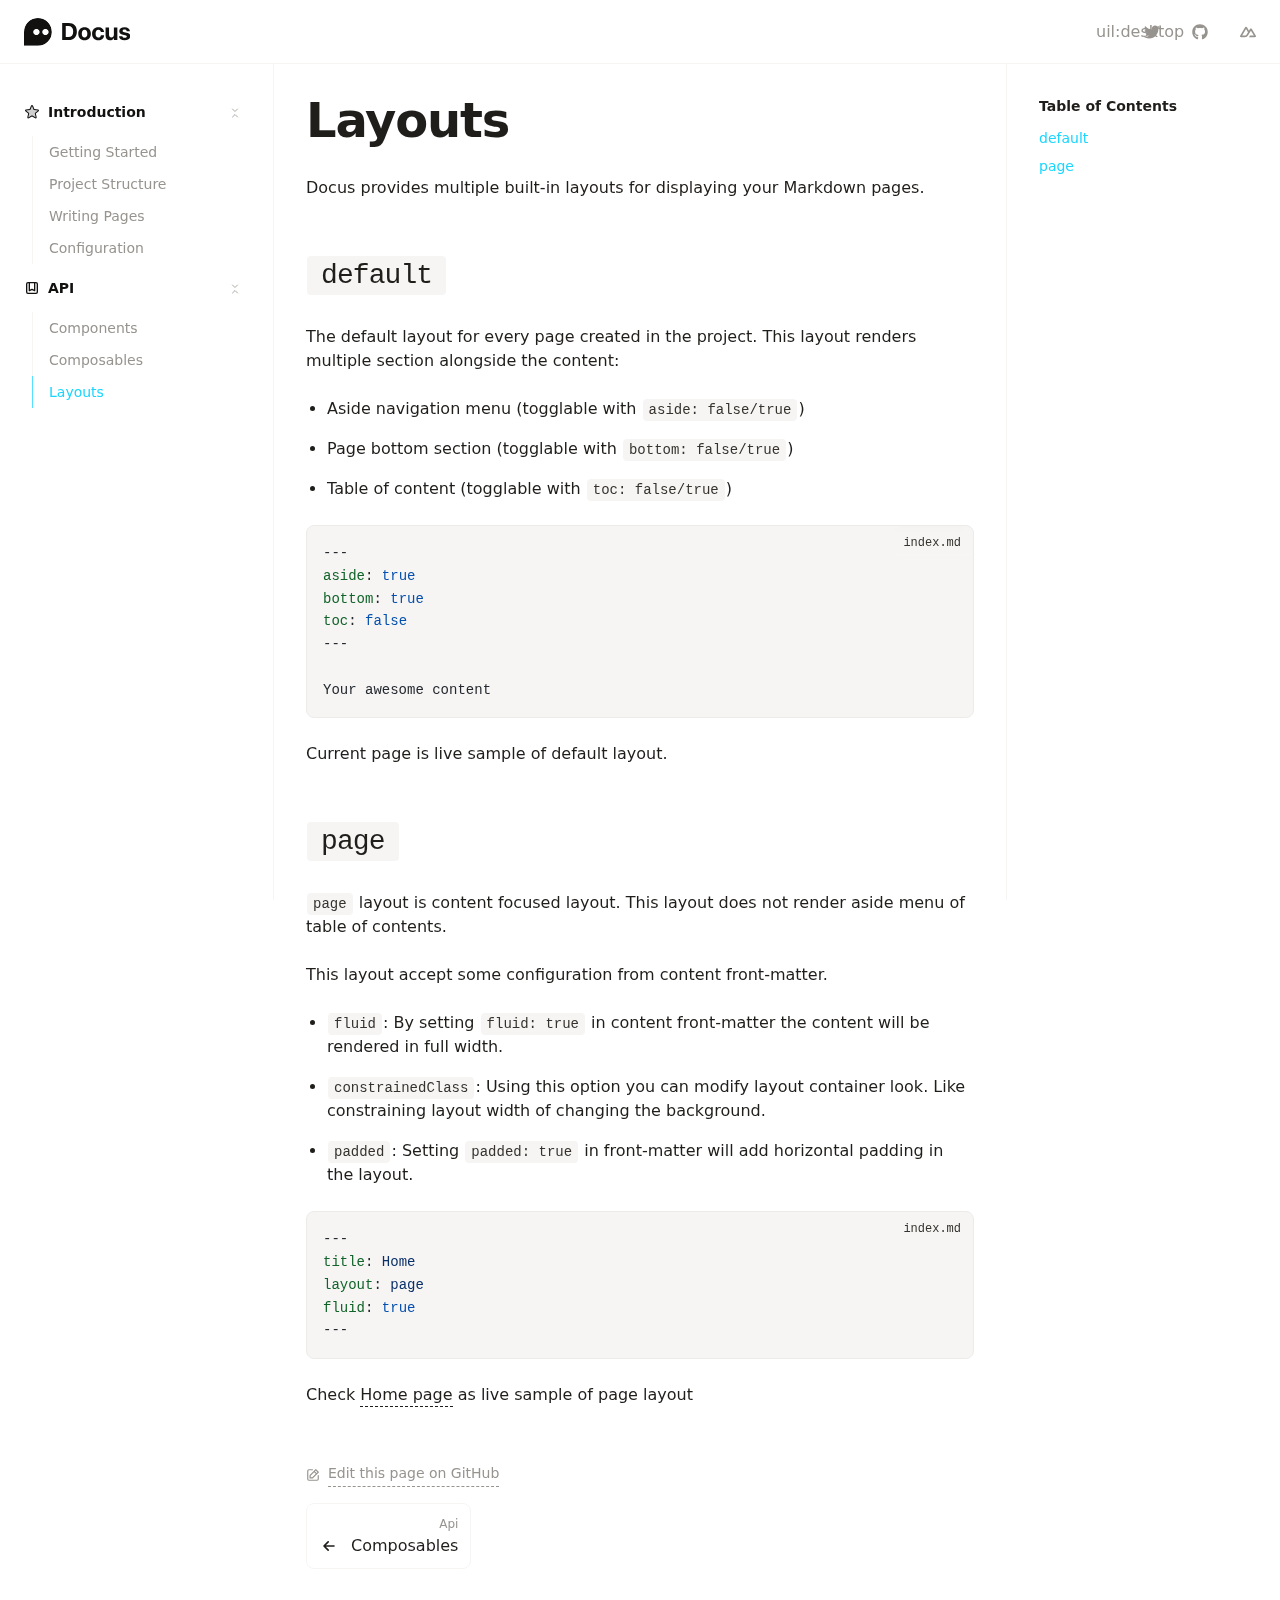
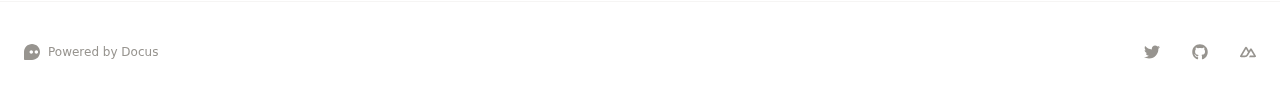
<file: api/layouts/index.html>
<!DOCTYPE html>
<html lang="en">
<head><meta charset="utf-8">
<title>Layouts · Docus</title>
<meta name="viewport" content="width=device-width, initial-scale=1">
<meta name="twitter:card" content="summary_large_image">
<meta property="og:image" content="https://user-images.githubusercontent.com/904724/185365452-87b7ca7b-6030-4813-a2db-5e65c785bf88.png">
<meta property="og:title" content="Layouts">
<meta name="description" content="Docus provides multiple built-in layouts for displaying your Markdown pages.">
<meta property="og:description" content="Docus provides multiple built-in layouts for displaying your Markdown pages."><link rel="modulepreload" as="script" crossorigin href="/_nuxt/entry.1ffc1a4c.js"><link rel="preload" as="style" href="/_nuxt/entry.f6037388.css"><link rel="modulepreload" as="script" crossorigin href="/_nuxt/document-driven.9836dc65.js"><link rel="modulepreload" as="script" crossorigin href="/_nuxt/DocumentDrivenEmpty.76f3a672.js"><link rel="modulepreload" as="script" crossorigin href="/_nuxt/ContentRenderer.587139e9.js"><link rel="modulepreload" as="script" crossorigin href="/_nuxt/ContentRendererMarkdown.cfca8f0c.js"><link rel="modulepreload" as="script" crossorigin href="/_nuxt/DocumentDrivenNotFound.efca6e7f.js"><link rel="preload" as="style" href="/_nuxt/DocumentDrivenNotFound.3b2b8c26.css"><link rel="modulepreload" as="script" crossorigin href="/_nuxt/ButtonLink.899fdaa9.js"><link rel="preload" as="style" href="/_nuxt/ButtonLink.0b266ae3.css"><link rel="modulepreload" as="script" crossorigin href="/_nuxt/ContentSlot.512cd637.js"><link rel="modulepreload" as="script" crossorigin href="/_nuxt/default.f6b10456.js"><link rel="modulepreload" as="script" crossorigin href="/_nuxt/DocsPageLayout.9daac11c.js"><link rel="preload" as="style" href="/_nuxt/DocsPageLayout.d86d6285.css"><link rel="modulepreload" as="script" crossorigin href="/_nuxt/DocsAside.0493c7c1.js"><link rel="preload" as="style" href="/_nuxt/DocsAside.3da749df.css"><link rel="modulepreload" as="script" crossorigin href="/_nuxt/ProseCodeInline.9b9a61a6.js"><link rel="preload" as="style" href="/_nuxt/ProseCodeInline.873c7ac7.css"><link rel="modulepreload" as="script" crossorigin href="/_nuxt/Alert.e0741f79.js"><link rel="preload" as="style" href="/_nuxt/Alert.dcca94b5.css"><link rel="modulepreload" as="script" crossorigin href="/_nuxt/DocsPageBottom.8b7a9528.js"><link rel="preload" as="style" href="/_nuxt/DocsPageBottom.d9748ddb.css"><link rel="modulepreload" as="script" crossorigin href="/_nuxt/ProseA.55dab247.js"><link rel="preload" as="style" href="/_nuxt/ProseA.baee409d.css"><link rel="modulepreload" as="script" crossorigin href="/_nuxt/EditOnLink.vue.3eb2eef2.js"><link rel="modulepreload" as="script" crossorigin href="/_nuxt/DocsPrevNext.6601df65.js"><link rel="preload" as="style" href="/_nuxt/DocsPrevNext.09a503e6.css"><link rel="modulepreload" as="script" crossorigin href="/_nuxt/DocsToc.f62d3fd1.js"><link rel="preload" as="style" href="/_nuxt/DocsToc.da8149e0.css"><link rel="modulepreload" as="script" crossorigin href="/_nuxt/DocsTocLinks.f479fa5d.js"><link rel="preload" as="style" href="/_nuxt/DocsTocLinks.bba25586.css"><link rel="modulepreload" as="script" crossorigin href="/_nuxt/EditOnLink.4f2ffce6.js"><link rel="modulepreload" as="script" crossorigin href="/_nuxt/IconDocus.d1afe7e9.js"><link rel="modulepreload" as="script" crossorigin href="/_nuxt/ProseH1.ed902496.js"><link rel="preload" as="style" href="/_nuxt/ProseH1.6d63403c.css"><link rel="modulepreload" as="script" crossorigin href="/_nuxt/ProseP.ccb85684.js"><link rel="preload" as="style" href="/_nuxt/ProseP.b99f89cd.css"><link rel="modulepreload" as="script" crossorigin href="/_nuxt/ProseH2.aa24f56e.js"><link rel="preload" as="style" href="/_nuxt/ProseH2.3a63b076.css"><link rel="modulepreload" as="script" crossorigin href="/_nuxt/ProseUl.2205d609.js"><link rel="preload" as="style" href="/_nuxt/ProseUl.0edd7272.css"><link rel="modulepreload" as="script" crossorigin href="/_nuxt/ProseLi.9d9cb989.js"><link rel="preload" as="style" href="/_nuxt/ProseLi.a0b5f8a8.css"><link rel="modulepreload" as="script" crossorigin href="/_nuxt/ProseCode.8318db77.js"><link rel="preload" as="style" href="/_nuxt/ProseCode.7fe46a86.css"><link rel="modulepreload" as="script" crossorigin href="/_nuxt/index.9009f699.js"><link rel="prefetch" as="style" href="/_nuxt/page.8aba30cd.css"><link rel="prefetch" as="script" crossorigin href="/_nuxt/page.ed1cd155.js"><link rel="prefetch" as="script" crossorigin href="/_nuxt/client-db.96603095.js"><link rel="prefetch" as="script" crossorigin href="/_nuxt/debug.fc53799a.js"><link rel="prefetch" as="style" href="/_nuxt/useStudio.b4354435.css"><link rel="prefetch" as="script" crossorigin href="/_nuxt/useStudio.95c48c34.js"><link rel="prefetch" as="script" crossorigin href="/_nuxt/asyncData.9f0e00a9.js"><link rel="prefetch" as="style" href="/_nuxt/error-404.47a83e66.css"><link rel="prefetch" as="script" crossorigin href="/_nuxt/error-404.25784d8d.js"><link rel="prefetch" as="style" href="/_nuxt/error-500.534ab3f3.css"><link rel="prefetch" as="script" crossorigin href="/_nuxt/error-500.46781de5.js"><style id="pinceau-theme">@media { :root {--pinceau-mq: initial; --docus-loadingBar-gradientColorStop3: #0047e1;--docus-loadingBar-gradientColorStop2: #34cdfe;--docus-loadingBar-gradientColorStop1: #00dc82;--docus-loadingBar-height: 3px;--docus-readableLine: 78ch;--docus-footer-height: 145px;--docus-header-height: 64px;--prose-code-inline-padding: 0.2rem 0.375rem 0.2rem 0.375rem;--prose-code-block-backdropFilter: contrast(1);--prose-code-block-border-style: solid;--prose-code-block-border-width: 1px;--prose-tbody-tr-borderBottom-style: dashed;--prose-tbody-tr-borderBottom-width: 1px;--prose-th-textAlign: inherit;--prose-thead-borderBottom-style: solid;--prose-thead-borderBottom-width: 1px;--prose-thead-border-style: solid;--prose-thead-border-width: 0px;--prose-table-textAlign: start;--prose-hr-width: 1px;--prose-hr-style: solid;--prose-li-listStylePosition: outside;--prose-ol-li-markerColor: currentColor;--prose-ol-paddingInlineStart: 21px;--prose-ol-listStyleType: decimal;--prose-ul-li-markerColor: currentColor;--prose-ul-paddingInlineStart: 21px;--prose-ul-listStyleType: disc;--prose-blockquote-border-style: solid;--prose-blockquote-border-width: 4px;--prose-blockquote-quotes: '201C' '201D' '2018' '2019';--prose-blockquote-paddingInlineStart: 24px;--prose-a-code-color-hover: currentColor;--prose-a-code-color-static: currentColor;--prose-a-hasCode-borderBottom: none;--prose-a-border-distance: 2px;--prose-a-border-color-hover: currentColor;--prose-a-border-color-static: currentColor;--prose-a-border-style-hover: solid;--prose-a-border-style-static: dashed;--prose-a-border-width: 1px;--prose-a-color-static: inherit;--prose-a-textDecoration: none;--prose-h6-margin: 3rem 0 2rem;--prose-h5-margin: 3rem 0 2rem;--prose-h4-margin: 3rem 0 2rem;--prose-h3-margin: 3rem 0 2rem;--prose-h2-margin: 3rem 0 2rem;--prose-h1-margin: 0 0 2rem;--typography-lead-loose: 2;--typography-lead-relaxed: 1.625;--typography-lead-normal: 1.5;--typography-lead-snug: 1.375;--typography-lead-tight: 1.25;--typography-lead-none: 1;--typography-lead-10: 2.5rem;--typography-lead-9: 2.25rem;--typography-lead-8: 2rem;--typography-lead-7: 1.75rem;--typography-lead-6: 1.5rem;--typography-lead-5: 1.25rem;--typography-lead-4: 1rem;--typography-lead-3: .75rem;--typography-lead-2: .5rem;--typography-lead-1: .025rem;--typography-fontWeight-black: 900;--typography-fontWeight-extrabold: 800;--typography-fontWeight-bold: 700;--typography-fontWeight-semibold: 600;--typography-fontWeight-medium: 500;--typography-fontWeight-normal: 400;--typography-fontWeight-light: 300;--typography-fontWeight-extralight: 200;--typography-fontWeight-thin: 100;--typography-fontSize-9xl: 128px;--typography-fontSize-8xl: 96px;--typography-fontSize-7xl: 72px;--typography-fontSize-6xl: 60px;--typography-fontSize-5xl: 48px;--typography-fontSize-4xl: 36px;--typography-fontSize-3xl: 30px;--typography-fontSize-2xl: 24px;--typography-fontSize-xl: 20px;--typography-fontSize-lg: 18px;--typography-fontSize-base: 16px;--typography-fontSize-sm: 14px;--typography-fontSize-xs: 12px;--typography-letterSpacing-wide: 0.025em;--typography-letterSpacing-tight: -0.025em;--typography-verticalMargin-base: 24px;--typography-verticalMargin-sm: 16px;--elements-border-secondary-hover: [object Object];--elements-backdrop-background: #fffc;--elements-backdrop-filter: saturate(200%) blur(20px);--elements-container-maxWidth: 80rem;--lead-loose: 2;--lead-relaxed: 1.625;--lead-normal: 1.5;--lead-snug: 1.375;--lead-tight: 1.25;--lead-none: 1;--lead-10: 2.5rem;--lead-9: 2.25rem;--lead-8: 2rem;--lead-7: 1.75rem;--lead-6: 1.5rem;--lead-5: 1.25rem;--lead-4: 1rem;--lead-3: .75rem;--lead-2: .5rem;--lead-1: .025rem;--letterSpacing-widest: 0.1em;--letterSpacing-wider: 0.05em;--letterSpacing-wide: 0.025em;--letterSpacing-normal: 0em;--letterSpacing-tight: -0.025em;--letterSpacing-tighter: -0.05em;--fontSize-9xl: 8rem;--fontSize-8xl: 6rem;--fontSize-7xl: 4.5rem;--fontSize-6xl: 3.75rem;--fontSize-5xl: 3rem;--fontSize-4xl: 2.25rem;--fontSize-3xl: 1.875rem;--fontSize-2xl: 1.5rem;--fontSize-xl: 1.25rem;--fontSize-lg: 1.125rem;--fontSize-base: 1rem;--fontSize-sm: 0.875rem;--fontSize-xs: 0.75rem;--fontWeight-black: 900;--fontWeight-extrabold: 800;--fontWeight-bold: 700;--fontWeight-semibold: 600;--fontWeight-medium: 500;--fontWeight-normal: 400;--fontWeight-light: 300;--fontWeight-extralight: 200;--fontWeight-thin: 100;--font-mono: ui-monospace, SFMono-Regular, Menlo, Monaco, Consolas, Liberation Mono, Courier New, monospace;--font-serif: ui-serif, Georgia, Cambria, Times New Roman, Times, serif;--font-sans: ui-sans-serif, system-ui, -apple-system, BlinkMacSystemFont, Segoe UI, Roboto, Helvetica Neue, Arial, Noto Sans, sans-serif, Apple Color Emoji, Segoe UI Emoji, Segoe UI Symbol, Noto Color Emoji;--opacity-total: 1;--opacity-high: 0.8;--opacity-medium: 0.5;--opacity-soft: 0.3;--opacity-light: 0.15;--opacity-bright: 0.1;--opacity-noOpacity: 0;--borderWidth-lg: 3px;--borderWidth-md: 2px;--borderWidth-sm: 1px;--borderWidth-noBorder: 0;--space-rem-875: 0.875rem;--space-rem-625: 0.625rem;--space-rem-375: 0.375rem;--space-rem-125: 0.125rem;--space-px: 1px;--space-128: 32rem;--space-96: 24rem;--space-80: 20rem;--space-72: 18rem;--space-64: 16rem;--space-60: 15rem;--space-56: 14rem;--space-52: 13rem;--space-48: 12rem;--space-44: 11rem;--space-40: 10rem;--space-36: 9rem;--space-32: 8rem;--space-28: 7rem;--space-24: 6rem;--space-20: 5rem;--space-16: 4rem;--space-14: 3.5rem;--space-12: 3rem;--space-11: 2.75rem;--space-10: 2.5rem;--space-9: 2.25rem;--space-8: 2rem;--space-7: 1.75rem;--space-6: 1.5rem;--space-5: 1.25rem;--space-4: 1rem;--space-3: 0.75rem;--space-2: 0.5rem;--space-1: 0.25rem;--space-0: 0px;--size-full: 100%;--size-7xl: 80rem;--size-6xl: 72rem;--size-5xl: 64rem;--size-4xl: 56rem;--size-3xl: 48rem;--size-2xl: 42rem;--size-xl: 36rem;--size-lg: 32rem;--size-md: 28rem;--size-sm: 24rem;--size-xs: 20rem;--size-200: 200px;--size-104: 104px;--size-80: 80px;--size-64: 64px;--size-56: 56px;--size-48: 48px;--size-40: 40px;--size-32: 32px;--size-24: 24px;--size-20: 20px;--size-16: 16px;--size-12: 12px;--size-8: 8px;--size-6: 6px;--size-4: 4px;--size-2: 2px;--size-0: 0px;--radii-full: 9999px;--radii-3xl: 1.75rem;--radii-2xl: 1.5rem;--radii-xl: 1rem;--radii-lg: 0.75rem;--radii-md: 0.5rem;--radii-sm: 0.375rem;--radii-xs: 0.25rem;--radii-2xs: 0.125rem;--radii-none: 0px;--shadow-none: 0px 0px 0px 0px transparent;--height-screen: 100vh;--width-screen: 100vw;--color-primary-900: #001A1F;--color-primary-800: #00232B;--color-primary-700: #024757;--color-primary-600: #09A0C1;--color-primary-500: #1AD6FF;--color-primary-400: #55E1FF;--color-primary-300: #82E3FF;--color-primary-200: #C5F2FF;--color-primary-100: #DCF7FF;--color-primary-50: #F1FCFF;--color-ruby-900: #380011;--color-ruby-800: #700021;--color-ruby-700: #a90032;--color-ruby-600: #e10043;--color-ruby-500: #ff1a5e;--color-ruby-400: #ff4079;--color-ruby-300: #ff6694;--color-ruby-200: #ff8dae;--color-ruby-100: #ffb3c9;--color-ruby-50: #ffd9e4;--color-pink-900: #380025;--color-pink-800: #70004b;--color-pink-700: #a90070;--color-pink-600: #e10095;--color-pink-500: #ff1ab2;--color-pink-400: #ff40bf;--color-pink-300: #ff66cc;--color-pink-200: #ff8dd8;--color-pink-100: #ffb3e5;--color-pink-50: #ffd9f2;--color-purple-900: #190038;--color-purple-800: #330070;--color-purple-700: #4c00a9;--color-purple-600: #6500e1;--color-purple-500: #811aff;--color-purple-400: #9640ff;--color-purple-300: #ab66ff;--color-purple-200: #c08dff;--color-purple-100: #d5b3ff;--color-purple-50: #ead9ff;--color-royalblue-900: #0b0531;--color-royalblue-800: #160a62;--color-royalblue-700: #211093;--color-royalblue-600: #2c15c4;--color-royalblue-500: #4127e8;--color-royalblue-400: #614bec;--color-royalblue-300: #806ff0;--color-royalblue-200: #a093f3;--color-royalblue-100: #c0b7f7;--color-royalblue-50: #dfdbfb;--color-indigoblue-900: #001238;--color-indigoblue-800: #002370;--color-indigoblue-700: #0035a9;--color-indigoblue-600: #0047e1;--color-indigoblue-500: #1a62ff;--color-indigoblue-400: #407cff;--color-indigoblue-300: #6696ff;--color-indigoblue-200: #8db0ff;--color-indigoblue-100: #b3cbff;--color-indigoblue-50: #d9e5ff;--color-blue-900: #00131D;--color-blue-800: #002235;--color-blue-700: #014267;--color-blue-600: #0069A6;--color-blue-500: #1AADFF;--color-blue-400: #64C7FF;--color-blue-300: #A1DDFF;--color-blue-200: #C6EAFF;--color-blue-100: #DFF3FF;--color-blue-50: #F2FAFF;--color-lightblue-900: #002e38;--color-lightblue-800: #005c70;--color-lightblue-700: #008aa9;--color-lightblue-600: #00b9e1;--color-lightblue-500: #1ad6ff;--color-lightblue-400: #40ddff;--color-lightblue-300: #66e4ff;--color-lightblue-200: #8deaff;--color-lightblue-100: #b3f1ff;--color-lightblue-50: #d9f8ff;--color-teal-900: #062a28;--color-teal-800: #0b544f;--color-teal-700: #117d77;--color-teal-600: #16a79e;--color-teal-500: #1cd1c6;--color-teal-400: #36e4da;--color-teal-300: #5fe9e1;--color-teal-200: #87efe9;--color-teal-100: #aff4f0;--color-teal-50: #d7faf8;--color-pear-900: #2a2b09;--color-pear-800: #545512;--color-pear-700: #7e801b;--color-pear-600: #a8aa24;--color-pear-500: #d0d32f;--color-pear-400: #d8da52;--color-pear-300: #e0e274;--color-pear-200: #e8e997;--color-pear-100: #eff0ba;--color-pear-50: #f7f8dc;--color-red-900: #1C0301;--color-red-800: #340A01;--color-red-700: #701704;--color-red-600: #BB2402;--color-red-500: #FF3B10;--color-red-400: #FF7353;--color-red-300: #FFA692;--color-red-200: #FFDED7;--color-red-100: #FFF3F0;--color-red-50: #FFF9F8;--color-orange-900: #381800;--color-orange-800: #702f00;--color-orange-700: #a94700;--color-orange-600: #e15e00;--color-orange-500: #ff7a1a;--color-orange-400: #ff9040;--color-orange-300: #ffa666;--color-orange-200: #ffbd8d;--color-orange-100: #ffd3b3;--color-orange-50: #ffe9d9;--color-yellow-900: #1B1500;--color-yellow-800: #292100;--color-yellow-700: #614E02;--color-yellow-600: #CBA408;--color-yellow-500: #FBCA05;--color-yellow-400: #FFDC4E;--color-yellow-300: #FFE372;--color-yellow-200: #FFF0B1;--color-yellow-100: #FFF6D3;--color-yellow-50: #FFFCEE;--color-green-900: #00190F;--color-green-800: #002817;--color-green-700: #006037;--color-green-600: #00B467;--color-green-500: #0DD885;--color-green-400: #3CEEA5;--color-green-300: #86FBCB;--color-green-200: #C3FFE6;--color-green-100: #DEFFF1;--color-green-50: #ECFFF7;--color-gray-900: #121110;--color-gray-800: #201E1B;--color-gray-700: #36332E;--color-gray-600: #67635D;--color-gray-500: #97948F;--color-gray-400: #ADA9A4;--color-gray-300: #DBD9D3;--color-gray-200: #ECEBE8;--color-gray-100: #F6F5F4;--color-gray-50: #FBFBFB;--color-black: #0B0A0A;--color-white: #ffffff;--media-portrait: only screen and (orientation: portrait);--media-landscape: only screen and (orientation: landscape);--media-rm: (prefers-reduced-motion: reduce);--media-2xl: (min-width: 1536px);--media-xl: (min-width: 1280px);--media-lg: (min-width: 1024px);--media-md: (min-width: 768px);--media-sm: (min-width: 640px);--media-xs: (min-width: 475px);--docus-footer-padding: var(--space-4) 0;--docus-header-title-color-hover: var(--color-primary-500);--docus-header-title-color-static: var(--color-gray-900);--docus-header-title-fontWeight: var(--fontWeight-bold);--docus-header-title-fontSize: var(--fontSize-2xl);--docus-header-logo-height: var(--space-6);--docus-body-fontFamily: var(--font-sans);--docus-body-color: var(--color-gray-800);--docus-body-backgroundColor: var(--color-white);--prose-code-inline-fontWeight: var(--typography-fontWeight-normal);--prose-code-inline-fontSize: var(--typography-fontSize-sm);--prose-code-inline-borderRadius: var(--radii-xs);--prose-code-block-pre-padding: var(--typography-verticalMargin-sm);--prose-code-block-margin: var(--typography-verticalMargin-base) 0;--prose-code-block-fontSize: var(--typography-fontSize-sm);--prose-tbody-code-inline-fontSize: var(--typography-fontSize-sm);--prose-tbody-td-padding: var(--typography-verticalMargin-sm);--prose-th-fontWeight: var(--typography-fontWeight-semibold);--prose-th-padding: 0 var(--typography-verticalMargin-sm) var(--typography-verticalMargin-sm) var(--typography-verticalMargin-sm);--prose-table-lineHeight: var(--typography-lead-6);--prose-table-fontSize: var(--typography-fontSize-sm);--prose-table-margin: var(--typography-verticalMargin-base) 0;--prose-hr-margin: var(--typography-verticalMargin-base) 0;--prose-li-margin: var(--typography-verticalMargin-sm) 0;--prose-ol-margin: var(--typography-verticalMargin-base) 0;--prose-ul-margin: var(--typography-verticalMargin-base) 0;--prose-blockquote-margin: var(--typography-verticalMargin-base) 0;--prose-a-code-border-style: var(--prose-a-border-style-static);--prose-a-code-border-width: var(--prose-a-border-width);--prose-a-fontWeight: var(--typography-fontWeight-medium);--prose-img-margin: var(--typography-verticalMargin-base) 0;--prose-strong-fontWeight: var(--typography-fontWeight-semibold);--prose-h6-iconSize: var(--typography-fontSize-base);--prose-h6-fontWeight: var(--typography-fontWeight-semibold);--prose-h6-lineHeight: var(--typography-lead-normal);--prose-h6-fontSize: var(--typography-fontSize-lg);--prose-h5-iconSize: var(--typography-fontSize-lg);--prose-h5-fontWeight: var(--typography-fontWeight-semibold);--prose-h5-lineHeight: var(--typography-lead-snug);--prose-h5-fontSize: var(--typography-fontSize-xl);--prose-h4-iconSize: var(--typography-fontSize-lg);--prose-h4-letterSpacing: var(--typography-letterSpacing-tight);--prose-h4-fontWeight: var(--typography-fontWeight-semibold);--prose-h4-lineHeight: var(--typography-lead-snug);--prose-h4-fontSize: var(--typography-fontSize-2xl);--prose-h3-iconSize: var(--typography-fontSize-xl);--prose-h3-letterSpacing: var(--typography-letterSpacing-tight);--prose-h3-fontWeight: var(--typography-fontWeight-semibold);--prose-h3-lineHeight: var(--typography-lead-snug);--prose-h3-fontSize: var(--typography-fontSize-3xl);--prose-h2-iconSize: var(--typography-fontSize-2xl);--prose-h2-letterSpacing: var(--typography-letterSpacing-tight);--prose-h2-fontWeight: var(--typography-fontWeight-semibold);--prose-h2-lineHeight: var(--typography-lead-tight);--prose-h2-fontSize: var(--typography-fontSize-4xl);--prose-h1-iconSize: var(--typography-fontSize-3xl);--prose-h1-letterSpacing: var(--typography-letterSpacing-tight);--prose-h1-fontWeight: var(--typography-fontWeight-bold);--prose-h1-lineHeight: var(--typography-lead-tight);--prose-h1-fontSize: var(--typography-fontSize-5xl);--prose-p-br-margin: var(--typography-verticalMargin-base) 0 0 0;--prose-p-margin: var(--typography-verticalMargin-base) 0;--prose-p-lineHeight: var(--typography-lead-normal);--prose-p-fontSize: var(--typography-fontSize-base);--typography-color-secondary-900: var(--color-gray-900);--typography-color-secondary-800: var(--color-gray-800);--typography-color-secondary-700: var(--color-gray-700);--typography-color-secondary-600: var(--color-gray-600);--typography-color-secondary-500: var(--color-gray-500);--typography-color-secondary-400: var(--color-gray-400);--typography-color-secondary-300: var(--color-gray-300);--typography-color-secondary-200: var(--color-gray-200);--typography-color-secondary-100: var(--color-gray-100);--typography-color-secondary-50: var(--color-gray-50);--typography-color-primary-900: var(--color-primary-900);--typography-color-primary-800: var(--color-primary-800);--typography-color-primary-700: var(--color-primary-700);--typography-color-primary-600: var(--color-primary-600);--typography-color-primary-500: var(--color-primary-500);--typography-color-primary-400: var(--color-primary-400);--typography-color-primary-300: var(--color-primary-300);--typography-color-primary-200: var(--color-primary-200);--typography-color-primary-100: var(--color-primary-100);--typography-color-primary-50: var(--color-primary-50);--typography-font-code: var(--font-mono);--typography-font-body: var(--font-sans);--typography-font-display: var(--font-sans);--typography-body-backgroundColor: var(--color-white);--typography-body-color: var(--color-black);--elements-state-danger-borderColor-secondary: var(--color-red-200);--elements-state-danger-borderColor-primary: var(--color-red-100);--elements-state-danger-backgroundColor-secondary: var(--color-red-100);--elements-state-danger-backgroundColor-primary: var(--color-red-50);--elements-state-danger-color-secondary: var(--color-red-600);--elements-state-danger-color-primary: var(--color-red-500);--elements-state-warning-borderColor-secondary: var(--color-yellow-200);--elements-state-warning-borderColor-primary: var(--color-yellow-100);--elements-state-warning-backgroundColor-secondary: var(--color-yellow-100);--elements-state-warning-backgroundColor-primary: var(--color-yellow-50);--elements-state-warning-color-secondary: var(--color-yellow-700);--elements-state-warning-color-primary: var(--color-yellow-600);--elements-state-success-borderColor-secondary: var(--color-green-200);--elements-state-success-borderColor-primary: var(--color-green-100);--elements-state-success-backgroundColor-secondary: var(--color-green-100);--elements-state-success-backgroundColor-primary: var(--color-green-50);--elements-state-success-color-secondary: var(--color-green-600);--elements-state-success-color-primary: var(--color-green-500);--elements-state-info-borderColor-secondary: var(--color-blue-200);--elements-state-info-borderColor-primary: var(--color-blue-100);--elements-state-info-backgroundColor-secondary: var(--color-blue-100);--elements-state-info-backgroundColor-primary: var(--color-blue-50);--elements-state-info-color-secondary: var(--color-blue-600);--elements-state-info-color-primary: var(--color-blue-500);--elements-state-primary-borderColor-secondary: var(--color-primary-200);--elements-state-primary-borderColor-primary: var(--color-primary-100);--elements-state-primary-backgroundColor-secondary: var(--color-primary-100);--elements-state-primary-backgroundColor-primary: var(--color-primary-50);--elements-state-primary-color-secondary: var(--color-primary-700);--elements-state-primary-color-primary: var(--color-primary-600);--elements-surface-secondary-backgroundColor: var(--color-gray-200);--elements-surface-primary-backgroundColor: var(--color-gray-100);--elements-surface-background-base: var(--color-gray-100);--elements-border-secondary-static: var(--color-gray-200);--elements-border-primary-hover: var(--color-gray-200);--elements-border-primary-static: var(--color-gray-100);--elements-container-padding-md: var(--space-6);--elements-container-padding-sm: var(--space-6);--elements-container-padding-xs: var(--space-4);--elements-container-padding-mobile: var(--space-4);--elements-text-secondary-color-hover: var(--color-gray-700);--elements-text-secondary-color-static: var(--color-gray-500);--elements-text-primary-color-static: var(--color-gray-900);--text-6xl-lineHeight: var(--lead-none);--text-6xl-fontSize: var(--fontSize-6xl);--text-5xl-lineHeight: var(--lead-none);--text-5xl-fontSize: var(--fontSize-5xl);--text-4xl-lineHeight: var(--lead-10);--text-4xl-fontSize: var(--fontSize-4xl);--text-3xl-lineHeight: var(--lead-9);--text-3xl-fontSize: var(--fontSize-3xl);--text-2xl-lineHeight: var(--lead-8);--text-2xl-fontSize: var(--fontSize-2xl);--text-xl-lineHeight: var(--lead-7);--text-xl-fontSize: var(--fontSize-xl);--text-lg-lineHeight: var(--lead-7);--text-lg-fontSize: var(--fontSize-lg);--text-base-lineHeight: var(--lead-6);--text-base-fontSize: var(--fontSize-base);--text-sm-lineHeight: var(--lead-5);--text-sm-fontSize: var(--fontSize-sm);--text-xs-lineHeight: var(--lead-4);--text-xs-fontSize: var(--fontSize-xs);--color-shadow: var(--color-gray-400);--color-secondary-900: var(--color-gray-900);--color-secondary-800: var(--color-gray-800);--color-secondary-700: var(--color-gray-700);--color-secondary-600: var(--color-gray-600);--color-secondary-500: var(--color-gray-500);--color-secondary-400: var(--color-gray-400);--color-secondary-300: var(--color-gray-300);--color-secondary-200: var(--color-gray-200);--color-secondary-100: var(--color-gray-100);--color-secondary-50: var(--color-gray-50);--prose-code-inline-backgroundColor: var(--typography-color-secondary-100);--prose-code-inline-color: var(--typography-color-secondary-700);--prose-code-block-backgroundColor: var(--typography-color-secondary-100);--prose-code-block-color: var(--typography-color-secondary-700);--prose-code-block-border-color: var(--typography-color-secondary-200);--prose-tbody-tr-borderBottom-color: var(--typography-color-secondary-200);--prose-th-color: var(--typography-color-secondary-600);--prose-thead-borderBottom-color: var(--typography-color-secondary-200);--prose-thead-border-color: var(--typography-color-secondary-300);--prose-hr-color: var(--typography-color-secondary-200);--prose-blockquote-border-color: var(--typography-color-secondary-200);--prose-blockquote-color: var(--typography-color-secondary-500);--prose-a-code-background-hover: var(--typography-color-primary-50);--prose-a-code-border-color-hover: var(--typography-color-primary-500);--prose-a-code-border-color-static: var(--typography-color-secondary-400);--prose-a-color-hover: var(--typography-color-primary-500);--shadow-2xl: 0px 25px 50px -12px var(--color-shadow);--shadow-xl: 0px 20px 25px -5px var(--color-shadow), 0px 8px 10px -6px var(--color-shadow);--shadow-lg: 0px 10px 15px -3px var(--color-shadow), 0px 4px 6px -4px var(--color-shadow);--shadow-md: 0px 4px 6px -1px var(--color-shadow), 0px 2px 4px -2px var(--color-shadow);--shadow-sm: 0px 1px 3px 0px var(--color-shadow), 0px 1px 2px -1px var(--color-shadow);--shadow-xs: 0px 1px 2px 0px var(--color-shadow); } }@media { :root.dark {--pinceau-mq: dark; --prose-code-block-backdropFilter: contrast(1);--prose-ol-li-markerColor: currentColor;--prose-ul-li-markerColor: currentColor;--prose-a-code-color-hover: currentColor;--prose-a-code-color-static: currentColor;--prose-a-border-color-hover: currentColor;--prose-a-border-color-static: currentColor;--prose-a-color-static: inherit;--elements-backdrop-background: #0c0d0ccc;--docus-header-title-color-static: var(--color-gray-100);--docus-body-color: var(--color-gray-200);--docus-body-backgroundColor: var(--color-black);--typography-body-backgroundColor: var(--color-black);--typography-body-color: var(--color-white);--elements-state-danger-borderColor-secondary: var(--color-red-700);--elements-state-danger-borderColor-primary: var(--color-red-800);--elements-state-danger-backgroundColor-secondary: var(--color-red-800);--elements-state-danger-backgroundColor-primary: var(--color-red-900);--elements-state-danger-color-secondary: var(--color-red-200);--elements-state-danger-color-primary: var(--color-red-300);--elements-state-warning-borderColor-secondary: var(--color-yellow-700);--elements-state-warning-borderColor-primary: var(--color-yellow-800);--elements-state-warning-backgroundColor-secondary: var(--color-yellow-800);--elements-state-warning-backgroundColor-primary: var(--color-yellow-900);--elements-state-warning-color-secondary: var(--color-yellow-200);--elements-state-warning-color-primary: var(--color-yellow-400);--elements-state-success-borderColor-secondary: var(--color-green-700);--elements-state-success-borderColor-primary: var(--color-green-800);--elements-state-success-backgroundColor-secondary: var(--color-green-800);--elements-state-success-backgroundColor-primary: var(--color-green-900);--elements-state-success-color-secondary: var(--color-green-200);--elements-state-success-color-primary: var(--color-green-400);--elements-state-info-borderColor-secondary: var(--color-blue-700);--elements-state-info-borderColor-primary: var(--color-blue-800);--elements-state-info-backgroundColor-secondary: var(--color-blue-800);--elements-state-info-backgroundColor-primary: var(--color-blue-900);--elements-state-info-color-secondary: var(--color-blue-200);--elements-state-info-color-primary: var(--color-blue-400);--elements-state-primary-borderColor-secondary: var(--color-primary-700);--elements-state-primary-borderColor-primary: var(--color-primary-800);--elements-state-primary-backgroundColor-secondary: var(--color-primary-800);--elements-state-primary-backgroundColor-primary: var(--color-primary-900);--elements-state-primary-color-secondary: var(--color-primary-200);--elements-state-primary-color-primary: var(--color-primary-400);--elements-surface-secondary-backgroundColor: var(--color-gray-800);--elements-surface-primary-backgroundColor: var(--color-gray-900);--elements-surface-background-base: var(--color-gray-900);--elements-border-secondary-static: var(--color-gray-800);--elements-border-primary-hover: var(--color-gray-800);--elements-border-primary-static: var(--color-gray-900);--elements-text-secondary-color-hover: var(--color-gray-200);--elements-text-secondary-color-static: var(--color-gray-400);--elements-text-primary-color-static: var(--color-gray-50);--color-shadow: var(--color-gray-800);--prose-code-inline-backgroundColor: var(--typography-color-secondary-800);--prose-code-inline-color: var(--typography-color-secondary-200);--prose-code-block-backgroundColor: var(--typography-color-secondary-900);--prose-code-block-color: var(--typography-color-secondary-200);--prose-code-block-border-color: var(--typography-color-secondary-800);--prose-tbody-tr-borderBottom-color: var(--typography-color-secondary-800);--prose-th-color: var(--typography-color-secondary-400);--prose-thead-borderBottom-color: var(--typography-color-secondary-800);--prose-thead-border-color: var(--typography-color-secondary-600);--prose-hr-color: var(--typography-color-secondary-800);--prose-blockquote-border-color: var(--typography-color-secondary-700);--prose-blockquote-color: var(--typography-color-secondary-400);--prose-a-code-background-hover: var(--typography-color-primary-900);--prose-a-code-border-color-hover: var(--typography-color-primary-600);--prose-a-code-border-color-static: var(--typography-color-secondary-600);--prose-a-color-hover: var(--typography-color-primary-400); } }@media (min-width: 640px) { :root {--pinceau-mq: sm; --docus-footer-height: 100px;--docus-header-logo-height: var(--space-7); } }</style><style id="pinceau-runtime-hydratable">@media{.phy[--]{--puid:rZ09kz-v;}.pv-JfRnkH{padding-left:var(--elements-container-padding-mobile);padding-right:var(--elements-container-padding-mobile);}@media (min-width: 475px){.pv-JfRnkH{padding-left:var(--elements-container-padding-xs);padding-right:var(--elements-container-padding-xs);}}@media (min-width: 640px){.pv-JfRnkH{padding-left:var(--elements-container-padding-sm);padding-right:var(--elements-container-padding-sm);}}@media (min-width: 768px){.pv-JfRnkH{padding-left:var(--elements-container-padding-md);padding-right:var(--elements-container-padding-md);}}} @media{.phy[--]{--puid:MU18MJ-v;}.pv-NEoawC{max-width:var(--elements-container-maxWidth);padding-left:var(--elements-container-padding-mobile);padding-right:var(--elements-container-padding-mobile);}@media (min-width: 475px){.pv-NEoawC{padding-left:var(--elements-container-padding-xs);padding-right:var(--elements-container-padding-xs);}}@media (min-width: 640px){.pv-NEoawC{padding-left:var(--elements-container-padding-sm);padding-right:var(--elements-container-padding-sm);}}@media (min-width: 768px){.pv-NEoawC{padding-left:var(--elements-container-padding-md);padding-right:var(--elements-container-padding-md);}}} </style><link rel="stylesheet" href="/_nuxt/entry.f6037388.css"><link rel="stylesheet" href="/_nuxt/DocumentDrivenNotFound.3b2b8c26.css"><link rel="stylesheet" href="/_nuxt/ButtonLink.0b266ae3.css"><link rel="stylesheet" href="/_nuxt/DocsPageLayout.d86d6285.css"><link rel="stylesheet" href="/_nuxt/DocsAside.3da749df.css"><link rel="stylesheet" href="/_nuxt/ProseCodeInline.873c7ac7.css"><link rel="stylesheet" href="/_nuxt/Alert.dcca94b5.css"><link rel="stylesheet" href="/_nuxt/DocsPageBottom.d9748ddb.css"><link rel="stylesheet" href="/_nuxt/ProseA.baee409d.css"><link rel="stylesheet" href="/_nuxt/DocsPrevNext.09a503e6.css"><link rel="stylesheet" href="/_nuxt/DocsToc.da8149e0.css"><link rel="stylesheet" href="/_nuxt/DocsTocLinks.bba25586.css"><link rel="stylesheet" href="/_nuxt/ProseH1.6d63403c.css"><link rel="stylesheet" href="/_nuxt/ProseP.b99f89cd.css"><link rel="stylesheet" href="/_nuxt/ProseH2.3a63b076.css"><link rel="stylesheet" href="/_nuxt/ProseUl.0edd7272.css"><link rel="stylesheet" href="/_nuxt/ProseLi.a0b5f8a8.css"><link rel="stylesheet" href="/_nuxt/ProseCode.7fe46a86.css"><script>"use strict";(()=>{const a=window,e=document.documentElement,m=["dark","light"],c=window.localStorage.getItem("nuxt-color-mode")||"system";let n=c==="system"?f():c;const l=e.getAttribute("data-color-mode-forced");l&&(n=l),i(n),a["__NUXT_COLOR_MODE__"]={preference:c,value:n,getColorScheme:f,addColorScheme:i,removeColorScheme:d};function i(o){const t=""+o+"",s="theme";e.classList?e.classList.add(t):e.className+=" "+t,s&&e.setAttribute("data-"+s,o)}function d(o){const t=""+o+"",s="theme";e.classList?e.classList.remove(t):e.className=e.className.replace(new RegExp(t,"g"),""),s&&e.removeAttribute("data-"+s)}function r(o){return a.matchMedia("(prefers-color-scheme"+o+")")}function f(){if(a.matchMedia&&r("").media!=="not all"){for(const o of m)if(r(":"+o).matches)return o}return"light"}})();
</script></head>
<body ><!----><!--teleport anchor--><div id="__nuxt"><div class="app-layout" data-v-b8abb6d6><div class="nuxt-progress" style="width:0%;opacity:0;background-size:Infinity% auto;" data-v-b8abb6d6></div><header class="has-dialog" data-v-b8abb6d6 data-v-df8d88e4><div class="container pv-JfRnkH pc-rZ09kz" data-v-df8d88e4 data-v-6d327d86><!--[--><div class="section left" data-v-df8d88e4><!--[--><button aria-label="Menu" data-v-16377c12><svg xmlns="http://www.w3.org/2000/svg" xmlns:xlink="http://www.w3.org/1999/xlink" role="img" class="icon" data-v-16377c12 style="" width="1em" height="1em" viewBox="0 0 24 24" data-v-121c6e7d><path fill="none" stroke="currentColor" stroke-linecap="round" stroke-linejoin="round" stroke-width="2" d="M4 6h16M4 12h16M4 18h16"/></svg></button><!--teleport start--><!--teleport end--><!--]--><a href="/" class="navbar-logo" aria-label="Docus" data-v-df8d88e4 data-v-c7ad16d9><span class="logo" data-v-c7ad16d9><svg viewbox="0 0 167 44" fill="none" xmlns="http://www.w3.org/2000/svg" data-v-c7ad16d9 data-v-b2e79d72><path d="M60 34.5945H70.2569C78.3172 34.5945 83.064 29.6369 83.064 21.1959V21.159C83.064 12.7365 78.2986 8 70.2569 8H60V34.5945ZM65.6217 29.987V12.5891H69.5867C74.5197 12.5891 77.3306 15.63 77.3306 21.1775V21.2143C77.3306 26.9645 74.6128 29.987 69.5867 29.987H65.6217Z" fill="currentColor" data-v-b2e79d72></path><path d="M95.1966 35C101.228 35 105.081 31.1666 105.081 24.716V24.6792C105.081 18.284 101.153 14.4321 95.178 14.4321C89.2211 14.4321 85.312 18.3208 85.312 24.6792V24.716C85.312 31.1481 89.1281 35 95.1966 35ZM95.2152 30.7795C92.5346 30.7795 90.8407 28.5863 90.8407 24.716V24.6792C90.8407 20.8642 92.5532 18.6526 95.178 18.6526C97.8213 18.6526 99.5525 20.8642 99.5525 24.6792V24.716C99.5525 28.5679 97.8585 30.7795 95.2152 30.7795Z" fill="currentColor" data-v-b2e79d72></path><path d="M116.823 35C122.147 35 125.59 31.7195 125.851 27.4068V27.2962H120.788L120.769 27.4621C120.397 29.4526 119.038 30.7795 116.86 30.7795C114.179 30.7795 112.504 28.5863 112.504 24.716V24.6976C112.504 20.9195 114.179 18.6526 116.841 18.6526C119.094 18.6526 120.415 20.0901 120.751 21.97L120.788 22.1358H125.832V22.0068C125.628 17.7311 122.184 14.4321 116.767 14.4321C110.792 14.4321 106.975 18.3577 106.975 24.6792V24.6976C106.975 31.0744 110.736 35 116.823 35Z" fill="currentColor" data-v-b2e79d72></path><path d="M135.08 35C138.095 35 140.143 33.5993 141.167 31.3324H141.278V34.5945H146.714V14.8375H141.278V26.1904C141.278 28.7706 139.733 30.5399 137.295 30.5399C134.856 30.5399 133.628 29.0471 133.628 26.4669V14.8375H128.192V27.5911C128.192 32.2171 130.687 35 135.08 35Z" fill="currentColor" data-v-b2e79d72></path><path d="M158.27 35C163.407 35 167 32.4567 167 28.5863V28.5679C167 25.656 165.287 24.0341 161.118 23.1679L157.73 22.4491C155.719 22.0253 155.031 21.3618 155.031 20.3481V20.3297C155.031 19.058 156.203 18.2287 158.083 18.2287C160.094 18.2287 161.267 19.2976 161.453 20.7167L161.471 20.8642H166.479V20.6799C166.348 17.215 163.389 14.4321 158.083 14.4321C153.001 14.4321 149.725 16.8648 149.725 20.6246V20.643C149.725 23.5918 151.68 25.5085 155.552 26.3195L158.94 27.0198C160.894 27.4437 161.564 28.0519 161.564 29.1024V29.1208C161.564 30.3925 160.317 31.185 158.27 31.185C156.092 31.185 154.919 30.2819 154.565 28.7338L154.528 28.5679H149.223L149.241 28.7338C149.669 32.4751 152.741 35 158.27 35Z" fill="currentColor" data-v-b2e79d72></path><mask id="mask0_109_36" style="mask-type:alpha;" maskUnits="userSpaceOnUse" x="0" y="0" width="44" height="44" data-v-b2e79d72><path fill-rule="evenodd" clip-rule="evenodd" d="M0 21.8104C0 9.76479 9.80347 0 21.8967 0C33.99 0 43.7935 9.76479 43.7935 21.8104C43.7935 33.8559 33.99 43.6207 21.8967 43.6207H0V21.8104ZM19.5294 17.0944C22.1442 17.0944 24.2641 19.2059 24.2641 21.8104C24.2641 24.4148 22.1442 26.526 19.5294 26.526C16.9147 26.526 14.7948 24.4148 14.7948 21.8101C14.7948 19.2059 16.9147 17.0944 19.5294 17.0944V17.0944ZM38.4674 21.8104C38.4674 19.2059 36.3475 17.0944 33.7328 17.0944C31.1183 17.0944 28.9984 19.2059 28.9984 21.8104C28.9984 24.4148 31.1183 26.526 33.7328 26.526C36.3475 26.526 38.4674 24.4148 38.4674 21.8101V21.8104Z" fill="white" data-v-b2e79d72></path></mask><g mask="url(#mask0_109_36)" data-v-b2e79d72><path fill-rule="evenodd" clip-rule="evenodd" d="M0 21.8104C0 9.76479 9.80347 0 21.8967 0C33.99 0 43.7935 9.76479 43.7935 21.8104C43.7935 33.8559 33.99 43.6207 21.8967 43.6207H0V21.8104ZM19.5294 17.0944C22.1442 17.0944 24.2641 19.2059 24.2641 21.8104C24.2641 24.4148 22.1442 26.526 19.5294 26.526C16.9147 26.526 14.7948 24.4148 14.7948 21.8101C14.7948 19.2059 16.9147 17.0944 19.5294 17.0944V17.0944ZM38.4674 21.8104C38.4674 19.2059 36.3475 17.0944 33.7328 17.0944C31.1183 17.0944 28.9984 19.2059 28.9984 21.8104C28.9984 24.4148 31.1183 26.526 33.7328 26.526C36.3475 26.526 38.4674 24.4148 38.4674 21.8101V21.8104Z" fill="currentColor" data-v-b2e79d72></path><path d="M9.9987e-06 43.6206H-0.156525V43.7762H9.9987e-06V43.6206ZM21.8967 -0.156006C9.71704 -0.156006 -0.156525 9.67861 -0.156525 21.8106H0.156545C0.156545 9.8508 9.88991 0.155828 21.8967 0.155828V-0.156006ZM43.9497 21.8103C43.9497 9.67861 34.0764 -0.156006 21.8967 -0.156006V0.155828C33.9036 0.155828 43.6369 9.8508 43.6369 21.8103H43.9497ZM21.8967 43.7762C34.0764 43.7762 43.9497 33.9419 43.9497 21.8103H43.6369C43.6369 33.7697 33.9036 43.4647 21.8967 43.4647V43.7762V43.7762ZM9.9987e-06 43.7762H21.8967V43.4647H9.9987e-06V43.7762ZM-0.156525 21.8103V43.6206H0.156545V21.8103H-0.156525ZM24.4203 21.8103C24.4203 19.1197 22.2306 16.9387 19.5294 16.9387V17.2502C22.0577 17.2502 24.1075 19.2916 24.1075 21.8103H24.4203V21.8103ZM19.5294 26.6816C22.2306 26.6816 24.4203 24.5005 24.4203 21.8103H24.1075C24.1075 24.3286 22.058 26.37 19.5294 26.37V26.6816V26.6816ZM14.6385 21.8106C14.6385 24.5008 16.8282 26.6819 19.5294 26.6819V26.3703C17.0011 26.3703 14.9513 24.3289 14.9513 21.8106H14.6385ZM19.5297 16.9387C16.8285 16.9387 14.6388 19.1197 14.6388 21.8103H14.9516C14.9516 19.2916 17.0011 17.2502 19.5297 17.2502V16.9387ZM33.7331 17.2502C36.2617 17.2502 38.3112 19.2916 38.3112 21.8103H38.624C38.624 19.1197 36.4343 16.9387 33.7331 16.9387V17.2502V17.2502ZM29.155 21.8103C29.155 19.2916 31.2045 17.2502 33.7328 17.2502V16.9387C31.0319 16.9387 28.8422 19.1197 28.8422 21.8103H29.155ZM33.7328 26.37C31.2045 26.37 29.155 24.3286 29.155 21.8103H28.8422C28.8422 24.5005 31.0319 26.6816 33.7328 26.6816V26.37ZM38.3109 21.8106C38.3109 24.3289 36.2614 26.3703 33.7328 26.3703V26.6819C36.434 26.6819 38.6237 24.5008 38.6237 21.8106H38.3109Z" fill="currentColor" data-v-b2e79d72></path></g></svg></span></a></div><div class="section center" data-v-df8d88e4><a href="/" class="navbar-logo" aria-label="Docus" data-v-df8d88e4 data-v-c7ad16d9><span class="logo" data-v-c7ad16d9><svg viewbox="0 0 167 44" fill="none" xmlns="http://www.w3.org/2000/svg" data-v-c7ad16d9 data-v-b2e79d72><path d="M60 34.5945H70.2569C78.3172 34.5945 83.064 29.6369 83.064 21.1959V21.159C83.064 12.7365 78.2986 8 70.2569 8H60V34.5945ZM65.6217 29.987V12.5891H69.5867C74.5197 12.5891 77.3306 15.63 77.3306 21.1775V21.2143C77.3306 26.9645 74.6128 29.987 69.5867 29.987H65.6217Z" fill="currentColor" data-v-b2e79d72></path><path d="M95.1966 35C101.228 35 105.081 31.1666 105.081 24.716V24.6792C105.081 18.284 101.153 14.4321 95.178 14.4321C89.2211 14.4321 85.312 18.3208 85.312 24.6792V24.716C85.312 31.1481 89.1281 35 95.1966 35ZM95.2152 30.7795C92.5346 30.7795 90.8407 28.5863 90.8407 24.716V24.6792C90.8407 20.8642 92.5532 18.6526 95.178 18.6526C97.8213 18.6526 99.5525 20.8642 99.5525 24.6792V24.716C99.5525 28.5679 97.8585 30.7795 95.2152 30.7795Z" fill="currentColor" data-v-b2e79d72></path><path d="M116.823 35C122.147 35 125.59 31.7195 125.851 27.4068V27.2962H120.788L120.769 27.4621C120.397 29.4526 119.038 30.7795 116.86 30.7795C114.179 30.7795 112.504 28.5863 112.504 24.716V24.6976C112.504 20.9195 114.179 18.6526 116.841 18.6526C119.094 18.6526 120.415 20.0901 120.751 21.97L120.788 22.1358H125.832V22.0068C125.628 17.7311 122.184 14.4321 116.767 14.4321C110.792 14.4321 106.975 18.3577 106.975 24.6792V24.6976C106.975 31.0744 110.736 35 116.823 35Z" fill="currentColor" data-v-b2e79d72></path><path d="M135.08 35C138.095 35 140.143 33.5993 141.167 31.3324H141.278V34.5945H146.714V14.8375H141.278V26.1904C141.278 28.7706 139.733 30.5399 137.295 30.5399C134.856 30.5399 133.628 29.0471 133.628 26.4669V14.8375H128.192V27.5911C128.192 32.2171 130.687 35 135.08 35Z" fill="currentColor" data-v-b2e79d72></path><path d="M158.27 35C163.407 35 167 32.4567 167 28.5863V28.5679C167 25.656 165.287 24.0341 161.118 23.1679L157.73 22.4491C155.719 22.0253 155.031 21.3618 155.031 20.3481V20.3297C155.031 19.058 156.203 18.2287 158.083 18.2287C160.094 18.2287 161.267 19.2976 161.453 20.7167L161.471 20.8642H166.479V20.6799C166.348 17.215 163.389 14.4321 158.083 14.4321C153.001 14.4321 149.725 16.8648 149.725 20.6246V20.643C149.725 23.5918 151.68 25.5085 155.552 26.3195L158.94 27.0198C160.894 27.4437 161.564 28.0519 161.564 29.1024V29.1208C161.564 30.3925 160.317 31.185 158.27 31.185C156.092 31.185 154.919 30.2819 154.565 28.7338L154.528 28.5679H149.223L149.241 28.7338C149.669 32.4751 152.741 35 158.27 35Z" fill="currentColor" data-v-b2e79d72></path><mask id="mask0_109_36" style="mask-type:alpha;" maskUnits="userSpaceOnUse" x="0" y="0" width="44" height="44" data-v-b2e79d72><path fill-rule="evenodd" clip-rule="evenodd" d="M0 21.8104C0 9.76479 9.80347 0 21.8967 0C33.99 0 43.7935 9.76479 43.7935 21.8104C43.7935 33.8559 33.99 43.6207 21.8967 43.6207H0V21.8104ZM19.5294 17.0944C22.1442 17.0944 24.2641 19.2059 24.2641 21.8104C24.2641 24.4148 22.1442 26.526 19.5294 26.526C16.9147 26.526 14.7948 24.4148 14.7948 21.8101C14.7948 19.2059 16.9147 17.0944 19.5294 17.0944V17.0944ZM38.4674 21.8104C38.4674 19.2059 36.3475 17.0944 33.7328 17.0944C31.1183 17.0944 28.9984 19.2059 28.9984 21.8104C28.9984 24.4148 31.1183 26.526 33.7328 26.526C36.3475 26.526 38.4674 24.4148 38.4674 21.8101V21.8104Z" fill="white" data-v-b2e79d72></path></mask><g mask="url(#mask0_109_36)" data-v-b2e79d72><path fill-rule="evenodd" clip-rule="evenodd" d="M0 21.8104C0 9.76479 9.80347 0 21.8967 0C33.99 0 43.7935 9.76479 43.7935 21.8104C43.7935 33.8559 33.99 43.6207 21.8967 43.6207H0V21.8104ZM19.5294 17.0944C22.1442 17.0944 24.2641 19.2059 24.2641 21.8104C24.2641 24.4148 22.1442 26.526 19.5294 26.526C16.9147 26.526 14.7948 24.4148 14.7948 21.8101C14.7948 19.2059 16.9147 17.0944 19.5294 17.0944V17.0944ZM38.4674 21.8104C38.4674 19.2059 36.3475 17.0944 33.7328 17.0944C31.1183 17.0944 28.9984 19.2059 28.9984 21.8104C28.9984 24.4148 31.1183 26.526 33.7328 26.526C36.3475 26.526 38.4674 24.4148 38.4674 21.8101V21.8104Z" fill="currentColor" data-v-b2e79d72></path><path d="M9.9987e-06 43.6206H-0.156525V43.7762H9.9987e-06V43.6206ZM21.8967 -0.156006C9.71704 -0.156006 -0.156525 9.67861 -0.156525 21.8106H0.156545C0.156545 9.8508 9.88991 0.155828 21.8967 0.155828V-0.156006ZM43.9497 21.8103C43.9497 9.67861 34.0764 -0.156006 21.8967 -0.156006V0.155828C33.9036 0.155828 43.6369 9.8508 43.6369 21.8103H43.9497ZM21.8967 43.7762C34.0764 43.7762 43.9497 33.9419 43.9497 21.8103H43.6369C43.6369 33.7697 33.9036 43.4647 21.8967 43.4647V43.7762V43.7762ZM9.9987e-06 43.7762H21.8967V43.4647H9.9987e-06V43.7762ZM-0.156525 21.8103V43.6206H0.156545V21.8103H-0.156525ZM24.4203 21.8103C24.4203 19.1197 22.2306 16.9387 19.5294 16.9387V17.2502C22.0577 17.2502 24.1075 19.2916 24.1075 21.8103H24.4203V21.8103ZM19.5294 26.6816C22.2306 26.6816 24.4203 24.5005 24.4203 21.8103H24.1075C24.1075 24.3286 22.058 26.37 19.5294 26.37V26.6816V26.6816ZM14.6385 21.8106C14.6385 24.5008 16.8282 26.6819 19.5294 26.6819V26.3703C17.0011 26.3703 14.9513 24.3289 14.9513 21.8106H14.6385ZM19.5297 16.9387C16.8285 16.9387 14.6388 19.1197 14.6388 21.8103H14.9516C14.9516 19.2916 17.0011 17.2502 19.5297 17.2502V16.9387ZM33.7331 17.2502C36.2617 17.2502 38.3112 19.2916 38.3112 21.8103H38.624C38.624 19.1197 36.4343 16.9387 33.7331 16.9387V17.2502V17.2502ZM29.155 21.8103C29.155 19.2916 31.2045 17.2502 33.7328 17.2502V16.9387C31.0319 16.9387 28.8422 19.1197 28.8422 21.8103H29.155ZM33.7328 26.37C31.2045 26.37 29.155 24.3286 29.155 21.8103H28.8422C28.8422 24.5005 31.0319 26.6816 33.7328 26.6816V26.37ZM38.3109 21.8106C38.3109 24.3289 36.2614 26.3703 33.7328 26.3703V26.6819C36.434 26.6819 38.6237 24.5008 38.6237 21.8106H38.3109Z" fill="currentColor" data-v-b2e79d72></path></g></svg></span></a><!----></div><div class="section right" data-v-df8d88e4><!----><button aria-label="Color Mode" data-v-df8d88e4 data-v-36be2ff6><span data-v-36be2ff6>...</span></button><div class="social-icons" data-v-df8d88e4><!--[--><a href="https://twitter.com/nuxt_js" rel="noopener noreferrer" target="_blank" title="nuxt_js" aria-label="nuxt_js" data-v-2c8dd08e><svg xmlns="http://www.w3.org/2000/svg" xmlns:xlink="http://www.w3.org/1999/xlink" aria-hidden="true" role="img" class="icon" data-v-2c8dd08e style="" width="1em" height="1em" viewBox="0 0 512 512" data-v-121c6e7d><path fill="currentColor" d="M459.37 151.716c.325 4.548.325 9.097.325 13.645c0 138.72-105.583 298.558-298.558 298.558c-59.452 0-114.68-17.219-161.137-47.106c8.447.974 16.568 1.299 25.34 1.299c49.055 0 94.213-16.568 130.274-44.832c-46.132-.975-84.792-31.188-98.112-72.772c6.498.974 12.995 1.624 19.818 1.624c9.421 0 18.843-1.3 27.614-3.573c-48.081-9.747-84.143-51.98-84.143-102.985v-1.299c13.969 7.797 30.214 12.67 47.431 13.319c-28.264-18.843-46.781-51.005-46.781-87.391c0-19.492 5.197-37.36 14.294-52.954c51.655 63.675 129.3 105.258 216.365 109.807c-1.624-7.797-2.599-15.918-2.599-24.04c0-57.828 46.782-104.934 104.934-104.934c30.213 0 57.502 12.67 76.67 33.137c23.715-4.548 46.456-13.32 66.599-25.34c-7.798 24.366-24.366 44.833-46.132 57.827c21.117-2.273 41.584-8.122 60.426-16.243c-14.292 20.791-32.161 39.308-52.628 54.253z"/></svg></a><a href="https://github.com/nuxt-themes/docus" rel="noopener noreferrer" target="_blank" title="nuxt-themes/docus" aria-label="nuxt-themes/docus" data-v-2c8dd08e><svg xmlns="http://www.w3.org/2000/svg" xmlns:xlink="http://www.w3.org/1999/xlink" aria-hidden="true" role="img" class="icon" data-v-2c8dd08e style="" width="1em" height="1em" viewBox="0 0 496 512" data-v-121c6e7d><path fill="currentColor" d="M165.9 397.4c0 2-2.3 3.6-5.2 3.6c-3.3.3-5.6-1.3-5.6-3.6c0-2 2.3-3.6 5.2-3.6c3-.3 5.6 1.3 5.6 3.6zm-31.1-4.5c-.7 2 1.3 4.3 4.3 4.9c2.6 1 5.6 0 6.2-2s-1.3-4.3-4.3-5.2c-2.6-.7-5.5.3-6.2 2.3zm44.2-1.7c-2.9.7-4.9 2.6-4.6 4.9c.3 2 2.9 3.3 5.9 2.6c2.9-.7 4.9-2.6 4.6-4.6c-.3-1.9-3-3.2-5.9-2.9zM244.8 8C106.1 8 0 113.3 0 252c0 110.9 69.8 205.8 169.5 239.2c12.8 2.3 17.3-5.6 17.3-12.1c0-6.2-.3-40.4-.3-61.4c0 0-70 15-84.7-29.8c0 0-11.4-29.1-27.8-36.6c0 0-22.9-15.7 1.6-15.4c0 0 24.9 2 38.6 25.8c21.9 38.6 58.6 27.5 72.9 20.9c2.3-16 8.8-27.1 16-33.7c-55.9-6.2-112.3-14.3-112.3-110.5c0-27.5 7.6-41.3 23.6-58.9c-2.6-6.5-11.1-33.3 2.6-67.9c20.9-6.5 69 27 69 27c20-5.6 41.5-8.5 62.8-8.5s42.8 2.9 62.8 8.5c0 0 48.1-33.6 69-27c13.7 34.7 5.2 61.4 2.6 67.9c16 17.7 25.8 31.5 25.8 58.9c0 96.5-58.9 104.2-114.8 110.5c9.2 7.9 17 22.9 17 46.4c0 33.7-.3 75.4-.3 83.6c0 6.5 4.6 14.4 17.3 12.1C428.2 457.8 496 362.9 496 252C496 113.3 383.5 8 244.8 8zM97.2 352.9c-1.3 1-1 3.3.7 5.2c1.6 1.6 3.9 2.3 5.2 1c1.3-1 1-3.3-.7-5.2c-1.6-1.6-3.9-2.3-5.2-1zm-10.8-8.1c-.7 1.3.3 2.9 2.3 3.9c1.6 1 3.6.7 4.3-.7c.7-1.3-.3-2.9-2.3-3.9c-2-.6-3.6-.3-4.3.7zm32.4 35.6c-1.6 1.3-1 4.3 1.3 6.2c2.3 2.3 5.2 2.6 6.5 1c1.3-1.3.7-4.3-1.3-6.2c-2.2-2.3-5.2-2.6-6.5-1zm-11.4-14.7c-1.6 1-1.6 3.6 0 5.9c1.6 2.3 4.3 3.3 5.6 2.3c1.6-1.3 1.6-3.9 0-6.2c-1.4-2.3-4-3.3-5.6-2z"/></svg></a><a href="https://nuxt.com" rel="noopener noreferrer" target="_blank" title="Nuxt" aria-label="Nuxt" data-v-2c8dd08e><svg xmlns="http://www.w3.org/2000/svg" xmlns:xlink="http://www.w3.org/1999/xlink" aria-hidden="true" role="img" class="icon" data-v-2c8dd08e style="" width="1em" height="1em" viewBox="0 0 24 24" data-v-121c6e7d><path fill="currentColor" d="M13.464 19.83h8.922c.283 0 .562-.073.807-.21a1.59 1.59 0 0 0 .591-.574a1.53 1.53 0 0 0 .216-.783a1.529 1.529 0 0 0-.217-.782L17.792 7.414a1.59 1.59 0 0 0-.591-.573a1.652 1.652 0 0 0-.807-.21c-.283 0-.562.073-.807.21a1.59 1.59 0 0 0-.59.573L13.463 9.99L10.47 4.953a1.591 1.591 0 0 0-.591-.573a1.653 1.653 0 0 0-.807-.21c-.284 0-.562.073-.807.21a1.591 1.591 0 0 0-.591.573L.216 17.481a1.53 1.53 0 0 0-.217.782c0 .275.074.545.216.783a1.59 1.59 0 0 0 .59.574c.246.137.525.21.808.21h5.6c2.22 0 3.856-.946 4.982-2.79l2.733-4.593l1.464-2.457l4.395 7.382h-5.859Zm-6.341-2.46l-3.908-.002l5.858-9.842l2.923 4.921l-1.957 3.29c-.748 1.196-1.597 1.632-2.916 1.632z"/></svg></a><!--]--></div></div><!--]--></div></header><main data-v-b8abb6d6><!--[--><div class="document-driven-page"><div class="container pv-JfRnkH pc-0Wt1zl docs-page-content fluid has-toc has-aside" data-v-9d45a9a3 data-v-6d327d86><!--[--><aside class="aside-nav" data-v-9d45a9a3><nav class="app-aside" data-v-9d45a9a3 data-v-d3155863><ul class="docs-aside-tree" data-v-d3155863 data-v-85b4e6e0><!--[--><li class="" data-v-85b4e6e0><button class="title-collapsible-button" data-v-85b4e6e0><span class="content" data-v-85b4e6e0><svg xmlns="http://www.w3.org/2000/svg" xmlns:xlink="http://www.w3.org/1999/xlink" aria-hidden="true" role="img" class="icon" data-v-85b4e6e0 style="" width="1em" height="1em" viewBox="0 0 256 256" data-v-121c6e7d><g fill="currentColor"><path d="M184.13 147.7a8.08 8.08 0 0 0-2.54 7.89l13.52 58.54a8 8 0 0 1-11.89 8.69l-51.1-31a7.93 7.93 0 0 0-8.24 0l-51.1 31a8 8 0 0 1-11.89-8.69l13.52-58.54a8.08 8.08 0 0 0-2.54-7.89l-45.11-39.35a8 8 0 0 1 4.54-14.07l59.46-5.14a8 8 0 0 0 6.67-4.88l23.23-55.36a8 8 0 0 1 14.68 0l23.23 55.36a8 8 0 0 0 6.67 4.88l59.46 5.14a8 8 0 0 1 4.54 14.07Z" opacity=".2"/><path d="M239.2 97.29a16 16 0 0 0-13.81-11L166 81.17l-23.28-55.36a15.95 15.95 0 0 0-29.44 0L90.07 81.17l-59.46 5.15a16 16 0 0 0-9.11 28.06l45.11 39.42l-13.52 58.54a16 16 0 0 0 23.84 17.34l51-31l51.11 31a16 16 0 0 0 23.84-17.34l-13.51-58.6l45.1-39.36a16 16 0 0 0 4.73-17.09Zm-15.22 5l-45.1 39.36a16 16 0 0 0-5.08 15.71L187.35 216l-51.07-31a15.9 15.9 0 0 0-16.54 0l-51 31l13.46-58.6a16 16 0 0 0-5.08-15.71L32 102.35a.37.37 0 0 1 0-.09l59.44-5.14a16 16 0 0 0 13.35-9.75L128 32.08l23.2 55.29a16 16 0 0 0 13.35 9.75l59.45 5.14v.07Z"/></g></svg><span data-v-85b4e6e0>Introduction</span></span><span data-v-85b4e6e0><svg xmlns="http://www.w3.org/2000/svg" xmlns:xlink="http://www.w3.org/1999/xlink" aria-hidden="true" role="img" class="icon collapsible-icon" data-v-85b4e6e0 style="" width="1em" height="1em" viewBox="0 0 24 24" data-v-121c6e7d><path fill="none" stroke="currentColor" stroke-linecap="round" stroke-linejoin="round" stroke-width="2" d="m7 20l5-5l5 5M7 4l5 5l5-5"/></svg></span></button><ul class="docs-aside-tree recursive" style="" data-v-85b4e6e0 data-v-85b4e6e0><!--[--><li class="has-parent-icon bordered" data-v-85b4e6e0><a href="/introduction/getting-started" class="link padded" data-v-85b4e6e0><span class="content" data-v-85b4e6e0><!----><span data-v-85b4e6e0>Getting Started</span></span></a><!----></li><li class="has-parent-icon bordered" data-v-85b4e6e0><a href="/introduction/project-structure" class="link padded" data-v-85b4e6e0><span class="content" data-v-85b4e6e0><!----><span data-v-85b4e6e0>Project Structure</span></span></a><!----></li><li class="has-parent-icon bordered" data-v-85b4e6e0><a href="/introduction/writing-pages" class="link padded" data-v-85b4e6e0><span class="content" data-v-85b4e6e0><!----><span data-v-85b4e6e0>Writing Pages</span></span></a><!----></li><li class="has-parent-icon bordered" data-v-85b4e6e0><a href="/introduction/configuration" class="link padded" data-v-85b4e6e0><span class="content" data-v-85b4e6e0><!----><span data-v-85b4e6e0>Configuration</span></span></a><!----></li><!--]--></ul></li><li class="" data-v-85b4e6e0><button class="title-collapsible-button" data-v-85b4e6e0><span class="content" data-v-85b4e6e0><svg xmlns="http://www.w3.org/2000/svg" xmlns:xlink="http://www.w3.org/1999/xlink" aria-hidden="true" role="img" class="icon" data-v-85b4e6e0 style="" width="1em" height="1em" viewBox="0 0 24 24" data-v-121c6e7d><path fill="none" stroke="currentColor" stroke-linecap="round" stroke-linejoin="round" stroke-width="2" d="M16 4v12l-4-2l-4 2V4M6 20h12a2 2 0 0 0 2-2V6a2 2 0 0 0-2-2H6a2 2 0 0 0-2 2v12a2 2 0 0 0 2 2Z"/></svg><span data-v-85b4e6e0>API</span></span><span data-v-85b4e6e0><svg xmlns="http://www.w3.org/2000/svg" xmlns:xlink="http://www.w3.org/1999/xlink" aria-hidden="true" role="img" class="icon collapsible-icon" data-v-85b4e6e0 style="" width="1em" height="1em" viewBox="0 0 24 24" data-v-121c6e7d><path fill="none" stroke="currentColor" stroke-linecap="round" stroke-linejoin="round" stroke-width="2" d="m7 20l5-5l5 5M7 4l5 5l5-5"/></svg></span></button><ul class="docs-aside-tree recursive" style="" data-v-85b4e6e0 data-v-85b4e6e0><!--[--><li class="has-parent-icon bordered" data-v-85b4e6e0><a href="/api/components" class="link padded" data-v-85b4e6e0><span class="content" data-v-85b4e6e0><!----><span data-v-85b4e6e0>Components</span></span></a><!----></li><li class="has-parent-icon bordered" data-v-85b4e6e0><a href="/api/composables" class="link padded" data-v-85b4e6e0><span class="content" data-v-85b4e6e0><!----><span data-v-85b4e6e0>Composables</span></span></a><!----></li><li class="has-parent-icon bordered active" data-v-85b4e6e0><a aria-current="page" href="/api/layouts" class="router-link-active router-link-exact-active link padded active" data-v-85b4e6e0><span class="content" data-v-85b4e6e0><!----><span data-v-85b4e6e0>Layouts</span></span></a><!----></li><!--]--></ul></li><!--]--></ul></nav></aside><article class="page-body" data-v-9d45a9a3><!--[--><!--[--><div><h1 id="layouts" data-v-a5759516><a aria-current="page" href="/api/layouts#layouts" class="router-link-active router-link-exact-active" data-v-a5759516><!--[-->Layouts<!--]--><!----></a></h1><p data-v-63bfa697><!--[-->Docus provides multiple built-in layouts for displaying your Markdown pages.<!--]--></p><h2 id="default" data-v-1daf0210><a aria-current="page" href="/api/layouts#default" class="router-link-active router-link-exact-active" data-v-1daf0210><!--[--><code data-v-c81ed8f1><!--[-->default<!--]--></code><!--]--><!----></a></h2><p data-v-63bfa697><!--[-->The default layout for every page created in the project. This layout renders multiple section alongside the content:<!--]--></p><ul data-v-5feda7b5><!--[--><li data-v-996e086c><!--[-->Aside navigation menu (togglable with <code data-v-c81ed8f1><!--[-->aside: false/true<!--]--></code>)<!--]--></li><li data-v-996e086c><!--[-->Page bottom section (togglable with <code data-v-c81ed8f1><!--[-->bottom: false/true<!--]--></code>)<!--]--></li><li data-v-996e086c><!--[-->Table of content (togglable with <code data-v-c81ed8f1><!--[-->toc: false/true<!--]--></code>)<!--]--></li><!--]--></ul><div class="highlight-md prose-code language-md" meta data-v-bfc7416e><span class="filename" data-v-bfc7416e>index.md</span><!--[--><pre><code><span class="line" line="1"><span class="ct-935781">---
</span></span><span class="line" line="2"><span class="ct-238295">aside</span><span class="ct-935781">: </span><span class="ct-998471">true
</span></span><span class="line" line="3"><span class="ct-238295">bottom</span><span class="ct-935781">: </span><span class="ct-998471">true
</span></span><span class="line" line="4"><span class="ct-238295">toc</span><span class="ct-935781">: </span><span class="ct-998471">false
</span></span><span class="line" line="5"><span class="ct-935781">---
</span></span><span class="line" line="6"><span>
</span></span><span class="line" line="7"><span class="ct-935781">Your awesome content</span></span></code></pre><!--]--><button class="copy-button" data-v-bfc7416e data-v-75636234><span class="sr-only" data-v-75636234>Copy to clipboard</span><span class="icon-wrapper" data-v-75636234><svg xmlns="http://www.w3.org/2000/svg" xmlns:xlink="http://www.w3.org/1999/xlink" aria-hidden="true" role="img" class="icon" data-v-75636234 style="" width="18px" height="18px" viewBox="0 0 256 256" data-v-121c6e7d><path fill="currentColor" d="M216 32H88a8 8 0 0 0-8 8v40H40a8 8 0 0 0-8 8v128a8 8 0 0 0 8 8h128a8 8 0 0 0 8-8v-40h40a8 8 0 0 0 8-8V40a8 8 0 0 0-8-8Zm-56 176H48V96h112Zm48-48h-32V88a8 8 0 0 0-8-8H96V48h112Z"/></svg></span></button></div><p data-v-63bfa697><!--[-->Current page is live sample of default layout.<!--]--></p><h2 id="page" data-v-1daf0210><a aria-current="page" href="/api/layouts#page" class="router-link-active router-link-exact-active" data-v-1daf0210><!--[--><code data-v-c81ed8f1><!--[-->page<!--]--></code><!--]--><!----></a></h2><p data-v-63bfa697><!--[--><code data-v-c81ed8f1><!--[-->page<!--]--></code> layout is content focused layout. This layout does not render aside menu of table of contents.<!--]--></p><p data-v-63bfa697><!--[-->This layout accept some configuration from content front-matter.<!--]--></p><ul data-v-5feda7b5><!--[--><li data-v-996e086c><!--[--><code data-v-c81ed8f1><!--[-->fluid<!--]--></code>: By setting <code data-v-c81ed8f1><!--[-->fluid: true<!--]--></code> in content front-matter the content will be rendered in full width.<!--]--></li><li data-v-996e086c><!--[--><code data-v-c81ed8f1><!--[-->constrainedClass<!--]--></code>: Using this option you can modify layout container look. Like constraining layout width of changing the background.<!--]--></li><li data-v-996e086c><!--[--><code data-v-c81ed8f1><!--[-->padded<!--]--></code>: Setting <code data-v-c81ed8f1><!--[-->padded: true<!--]--></code> in front-matter will add horizontal padding in the layout.<!--]--></li><!--]--></ul><div class="highlight-md prose-code language-md" meta data-v-bfc7416e><span class="filename" data-v-bfc7416e>index.md</span><!--[--><pre><code><span class="line" line="1"><span class="ct-935781">---
</span></span><span class="line" line="2"><span class="ct-238295">title</span><span class="ct-935781">: </span><span class="ct-667011">Home
</span></span><span class="line" line="3"><span class="ct-238295">layout</span><span class="ct-935781">: </span><span class="ct-667011">page
</span></span><span class="line" line="4"><span class="ct-238295">fluid</span><span class="ct-935781">: </span><span class="ct-998471">true
</span></span><span class="line" line="5"><span class="ct-935781">---</span></span></code></pre><!--]--><button class="copy-button" data-v-bfc7416e data-v-75636234><span class="sr-only" data-v-75636234>Copy to clipboard</span><span class="icon-wrapper" data-v-75636234><svg xmlns="http://www.w3.org/2000/svg" xmlns:xlink="http://www.w3.org/1999/xlink" aria-hidden="true" role="img" class="icon" data-v-75636234 style="" width="18px" height="18px" viewBox="0 0 256 256" data-v-121c6e7d><path fill="currentColor" d="M216 32H88a8 8 0 0 0-8 8v40H40a8 8 0 0 0-8 8v128a8 8 0 0 0 8 8h128a8 8 0 0 0 8-8v-40h40a8 8 0 0 0 8-8V40a8 8 0 0 0-8-8Zm-56 176H48V96h112Zm48-48h-32V88a8 8 0 0 0-8-8H96V48h112Z"/></svg></span></button></div><p data-v-63bfa697><!--[-->Check <a href="/" class="" data-v-af1c0c3b><!--[-->Home page<!--]--></a> as live sample of page layout<!--]--></p><style>.dark .ct-935781{color:#C9D1D9;}
.ct-935781{color:#24292F;}
.dark .ct-238295{color:#7EE787;}
.ct-238295{color:#116329;}
.dark .ct-998471{color:#79C0FF;}
.ct-998471{color:#0550AE;}
.dark .ct-667011{color:#A5D6FF;}
.ct-667011{color:#0A3069;}</style></div><!--]--><!--]--><!--[--><div class="docs-page-bottom" data-v-9d45a9a3 data-v-09f5255a><div class="edit-link" data-v-09f5255a><svg xmlns="http://www.w3.org/2000/svg" xmlns:xlink="http://www.w3.org/1999/xlink" aria-hidden="true" role="img" class="icon" data-v-09f5255a style="" width="1em" height="1em" viewBox="0 0 24 24" data-v-121c6e7d><path fill="currentColor" d="M21 12a1 1 0 0 0-1 1v6a1 1 0 0 1-1 1H5a1 1 0 0 1-1-1V5a1 1 0 0 1 1-1h6a1 1 0 0 0 0-2H5a3 3 0 0 0-3 3v14a3 3 0 0 0 3 3h14a3 3 0 0 0 3-3v-6a1 1 0 0 0-1-1Zm-15 .76V17a1 1 0 0 0 1 1h4.24a1 1 0 0 0 .71-.29l6.92-6.93L21.71 8a1 1 0 0 0 0-1.42l-4.24-4.29a1 1 0 0 0-1.42 0l-2.82 2.83l-6.94 6.93a1 1 0 0 0-.29.71Zm10.76-8.35l2.83 2.83l-1.42 1.42l-2.83-2.83ZM8 13.17l5.93-5.93l2.83 2.83L10.83 16H8Z"/></svg><!--[--><a href="https://github.com/nuxt-themes/docus/edit/main/.starters/default/content/2.api/3.layouts.md" rel="noopener noreferrer" data-v-09f5255a data-v-af1c0c3b><!--[--><span data-v-09f5255a> Edit this page on GitHub </span><!--]--></a><!--]--></div><!----></div><div class="docs-prev-next" data-v-9d45a9a3 data-v-e63a9a7b><a href="/api/composables" class="prev" data-v-e63a9a7b><svg xmlns="http://www.w3.org/2000/svg" xmlns:xlink="http://www.w3.org/1999/xlink" aria-hidden="true" role="img" class="icon" data-v-e63a9a7b style="" width="1em" height="1em" viewBox="0 0 24 24" data-v-121c6e7d><path fill="none" stroke="currentColor" stroke-linecap="round" stroke-linejoin="round" stroke-width="2" d="m11 17l-5-5m0 0l5-5m-5 5h12"/></svg><div class="wrapper" data-v-e63a9a7b><span class="directory" data-v-e63a9a7b>Api</span><span class="title" data-v-e63a9a7b>Composables</span></div></a><!----></div><!--]--></article><div class="toc" data-v-9d45a9a3><div class="toc-wrapper" data-v-9d45a9a3><button data-v-9d45a9a3><span class="title" data-v-9d45a9a3>Table of Contents</span><svg xmlns="http://www.w3.org/2000/svg" xmlns:xlink="http://www.w3.org/1999/xlink" aria-hidden="true" role="img" class="icon" data-v-9d45a9a3 style="" width="1em" height="1em" viewBox="0 0 24 24" data-v-121c6e7d><path fill="none" stroke="currentColor" stroke-linecap="round" stroke-linejoin="round" stroke-width="2" d="m9 5l7 7l-7 7"/></svg></button><div class="docs-toc-wrapper" data-v-9d45a9a3><div class="docs-toc" data-v-9d45a9a3 data-v-6027fab4><!--[--><div class="docs-toc-title" data-v-6027fab4><span data-v-6027fab4>Table of Contents</span></div><ul class="docs-toc-links" data-v-6027fab4 data-v-986dcde7><!--[--><li class="depth-2" data-v-986dcde7><a href="#default" class="" data-v-986dcde7>default</a><!----></li><li class="depth-2" data-v-986dcde7><a href="#page" class="" data-v-986dcde7>page</a><!----></li><!--]--></ul><!--]--></div></div></div></div><!--]--></div></div><!--]--></main><footer data-v-b8abb6d6 data-v-dd783650><div class="container pv-NEoawC pc-MU18MJ footer-container" data-v-dd783650 data-v-6d327d86><!--[--><div class="left" data-v-dd783650><a href="https://docus.dev" rel="noopener" target="_blank" data-v-dd783650><svg viewbox="0 0 57 57" fill="none" xmlns="http://www.w3.org/2000/svg" class="left-icon" data-v-dd783650><path fill-rule="evenodd" clip-rule="evenodd" d="M28.5445 0C12.8044 0 0 12.7599 0 28.5v25.4549c0 1.5835 1.28368 2.8672 2.86718 2.8672H28.5889C44.2799 56.8221 57 44.102 57 28.4111 57 12.7201 44.2355 0 28.5445 0Zm15.4963 34.452c3.3649 0 6.0927-2.7278 6.0927-6.0928 0-3.3649-2.7278-6.0927-6.0927-6.0927-3.365 0-6.0928 2.7278-6.0928 6.0927 0 3.365 2.7278 6.0928 6.0928 6.0928Zm-18.0833.0003c3.3649 0 6.0927-2.7278 6.0927-6.0927s-2.7278-6.0928-6.0927-6.0928-6.0928 2.7279-6.0928 6.0928c0 3.3649 2.7279 6.0927 6.0928 6.0927Z" fill="currentColor"></path></svg><p data-v-dd783650>Powered by Docus</p></a></div><div class="center" data-v-dd783650><!--[--><!--]--></div><div class="right" data-v-dd783650><!--[--><!--]--><!--[--><a href="https://twitter.com/nuxt_js" rel="noopener noreferrer" target="_blank" title="nuxt_js" aria-label="nuxt_js" data-v-2c8dd08e><svg xmlns="http://www.w3.org/2000/svg" xmlns:xlink="http://www.w3.org/1999/xlink" aria-hidden="true" role="img" class="icon" data-v-2c8dd08e style="" width="1em" height="1em" viewBox="0 0 512 512" data-v-121c6e7d><path fill="currentColor" d="M459.37 151.716c.325 4.548.325 9.097.325 13.645c0 138.72-105.583 298.558-298.558 298.558c-59.452 0-114.68-17.219-161.137-47.106c8.447.974 16.568 1.299 25.34 1.299c49.055 0 94.213-16.568 130.274-44.832c-46.132-.975-84.792-31.188-98.112-72.772c6.498.974 12.995 1.624 19.818 1.624c9.421 0 18.843-1.3 27.614-3.573c-48.081-9.747-84.143-51.98-84.143-102.985v-1.299c13.969 7.797 30.214 12.67 47.431 13.319c-28.264-18.843-46.781-51.005-46.781-87.391c0-19.492 5.197-37.36 14.294-52.954c51.655 63.675 129.3 105.258 216.365 109.807c-1.624-7.797-2.599-15.918-2.599-24.04c0-57.828 46.782-104.934 104.934-104.934c30.213 0 57.502 12.67 76.67 33.137c23.715-4.548 46.456-13.32 66.599-25.34c-7.798 24.366-24.366 44.833-46.132 57.827c21.117-2.273 41.584-8.122 60.426-16.243c-14.292 20.791-32.161 39.308-52.628 54.253z"/></svg></a><a href="https://github.com/nuxt-themes/docus" rel="noopener noreferrer" target="_blank" title="nuxt-themes/docus" aria-label="nuxt-themes/docus" data-v-2c8dd08e><svg xmlns="http://www.w3.org/2000/svg" xmlns:xlink="http://www.w3.org/1999/xlink" aria-hidden="true" role="img" class="icon" data-v-2c8dd08e style="" width="1em" height="1em" viewBox="0 0 496 512" data-v-121c6e7d><path fill="currentColor" d="M165.9 397.4c0 2-2.3 3.6-5.2 3.6c-3.3.3-5.6-1.3-5.6-3.6c0-2 2.3-3.6 5.2-3.6c3-.3 5.6 1.3 5.6 3.6zm-31.1-4.5c-.7 2 1.3 4.3 4.3 4.9c2.6 1 5.6 0 6.2-2s-1.3-4.3-4.3-5.2c-2.6-.7-5.5.3-6.2 2.3zm44.2-1.7c-2.9.7-4.9 2.6-4.6 4.9c.3 2 2.9 3.3 5.9 2.6c2.9-.7 4.9-2.6 4.6-4.6c-.3-1.9-3-3.2-5.9-2.9zM244.8 8C106.1 8 0 113.3 0 252c0 110.9 69.8 205.8 169.5 239.2c12.8 2.3 17.3-5.6 17.3-12.1c0-6.2-.3-40.4-.3-61.4c0 0-70 15-84.7-29.8c0 0-11.4-29.1-27.8-36.6c0 0-22.9-15.7 1.6-15.4c0 0 24.9 2 38.6 25.8c21.9 38.6 58.6 27.5 72.9 20.9c2.3-16 8.8-27.1 16-33.7c-55.9-6.2-112.3-14.3-112.3-110.5c0-27.5 7.6-41.3 23.6-58.9c-2.6-6.5-11.1-33.3 2.6-67.9c20.9-6.5 69 27 69 27c20-5.6 41.5-8.5 62.8-8.5s42.8 2.9 62.8 8.5c0 0 48.1-33.6 69-27c13.7 34.7 5.2 61.4 2.6 67.9c16 17.7 25.8 31.5 25.8 58.9c0 96.5-58.9 104.2-114.8 110.5c9.2 7.9 17 22.9 17 46.4c0 33.7-.3 75.4-.3 83.6c0 6.5 4.6 14.4 17.3 12.1C428.2 457.8 496 362.9 496 252C496 113.3 383.5 8 244.8 8zM97.2 352.9c-1.3 1-1 3.3.7 5.2c1.6 1.6 3.9 2.3 5.2 1c1.3-1 1-3.3-.7-5.2c-1.6-1.6-3.9-2.3-5.2-1zm-10.8-8.1c-.7 1.3.3 2.9 2.3 3.9c1.6 1 3.6.7 4.3-.7c.7-1.3-.3-2.9-2.3-3.9c-2-.6-3.6-.3-4.3.7zm32.4 35.6c-1.6 1.3-1 4.3 1.3 6.2c2.3 2.3 5.2 2.6 6.5 1c1.3-1.3.7-4.3-1.3-6.2c-2.2-2.3-5.2-2.6-6.5-1zm-11.4-14.7c-1.6 1-1.6 3.6 0 5.9c1.6 2.3 4.3 3.3 5.6 2.3c1.6-1.3 1.6-3.9 0-6.2c-1.4-2.3-4-3.3-5.6-2z"/></svg></a><a href="https://nuxt.com" rel="noopener noreferrer" target="_blank" title="Nuxt" aria-label="Nuxt" data-v-2c8dd08e><svg xmlns="http://www.w3.org/2000/svg" xmlns:xlink="http://www.w3.org/1999/xlink" aria-hidden="true" role="img" class="icon" data-v-2c8dd08e style="" width="1em" height="1em" viewBox="0 0 24 24" data-v-121c6e7d><path fill="currentColor" d="M13.464 19.83h8.922c.283 0 .562-.073.807-.21a1.59 1.59 0 0 0 .591-.574a1.53 1.53 0 0 0 .216-.783a1.529 1.529 0 0 0-.217-.782L17.792 7.414a1.59 1.59 0 0 0-.591-.573a1.652 1.652 0 0 0-.807-.21c-.283 0-.562.073-.807.21a1.59 1.59 0 0 0-.59.573L13.463 9.99L10.47 4.953a1.591 1.591 0 0 0-.591-.573a1.653 1.653 0 0 0-.807-.21c-.284 0-.562.073-.807.21a1.591 1.591 0 0 0-.591.573L.216 17.481a1.53 1.53 0 0 0-.217.782c0 .275.074.545.216.783a1.59 1.59 0 0 0 .59.574c.246.137.525.21.808.21h5.6c2.22 0 3.856-.946 4.982-2.79l2.733-4.593l1.464-2.457l4.395 7.382h-5.859Zm-6.341-2.46l-3.908-.002l5.858-9.842l2.923 4.921l-1.957 3.29c-.748 1.196-1.597 1.632-2.916 1.632z"/></svg></a><!--]--></div><!--]--></div></footer></div></div><script type="application/json" id="__NUXT_DATA__" data-ssr="true">[["Reactive",1],{"data":2,"state":3,"_errors":442,"serverRendered":381,"path":6},{},{"$sdd-pages":4,"$sdd-surrounds":369,"$sdd-globals":378,"$scolor-mode":379,"$sdd-navigation":382,"$sicons":410,"$sasideScroll":438,"$sdocus-docs-aside-collapse-map-/":439,"$sdocus-docs-aside-collapse-map-/introduction":440,"$sdocus-docs-aside-collapse-map-/api":441},{"/api/layouts":5},{"_path":6,"_dir":7,"_draft":8,"_partial":8,"_locale":9,"_empty":8,"title":10,"description":11,"body":12,"_type":365,"_id":366,"_source":367,"_file":368,"_extension":89,"layout":31},"/api/layouts","api",false,"","Layouts","Docus provides multiple built-in layouts for displaying your Markdown pages.",{"type":13,"children":14,"toc":361},"root",[15,23,28,38,43,82,192,197,205,214,219,266,342,356],{"type":16,"tag":17,"props":18,"children":20},"element","h1",{"id":19},"layouts",[21],{"type":22,"value":10},"text",{"type":16,"tag":24,"props":25,"children":26},"p",{},[27],{"type":22,"value":11},{"type":16,"tag":29,"props":30,"children":32},"h2",{"id":31},"default",[33],{"type":16,"tag":34,"props":35,"children":36},"code-inline",{},[37],{"type":22,"value":31},{"type":16,"tag":24,"props":39,"children":40},{},[41],{"type":22,"value":42},"The default layout for every page created in the project. This layout renders multiple section alongside the content:",{"type":16,"tag":44,"props":45,"children":46},"ul",{},[47,60,71],{"type":16,"tag":48,"props":49,"children":50},"li",{},[51,53,58],{"type":22,"value":52},"Aside navigation menu (togglable with ",{"type":16,"tag":34,"props":54,"children":55},{},[56],{"type":22,"value":57},"aside: false/true",{"type":22,"value":59},")",{"type":16,"tag":48,"props":61,"children":62},{},[63,65,70],{"type":22,"value":64},"Page bottom section (togglable with ",{"type":16,"tag":34,"props":66,"children":67},{},[68],{"type":22,"value":69},"bottom: false/true",{"type":22,"value":59},{"type":16,"tag":48,"props":72,"children":73},{},[74,76,81],{"type":22,"value":75},"Table of content (togglable with ",{"type":16,"tag":34,"props":77,"children":78},{},[79],{"type":22,"value":80},"toc: false/true",{"type":22,"value":59},{"type":16,"tag":83,"props":84,"children":90},"code",{"className":85,"code":87,"filename":88,"language":89,"meta":9},[86],"language-md","---\naside: true\nbottom: true\ntoc: false\n---\n\nYour awesome content\n","index.md","md",[91],{"type":16,"tag":92,"props":93,"children":94},"pre",{},[95],{"type":16,"tag":83,"props":96,"children":97},{"__ignoreMap":9},[98,110,131,148,166,174,183],{"type":16,"tag":99,"props":100,"children":103},"span",{"class":101,"line":102},"line",1,[104],{"type":16,"tag":99,"props":105,"children":107},{"class":106},"ct-935781",[108],{"type":22,"value":109},"---\n",{"type":16,"tag":99,"props":111,"children":113},{"class":101,"line":112},2,[114,120,125],{"type":16,"tag":99,"props":115,"children":117},{"class":116},"ct-238295",[118],{"type":22,"value":119},"aside",{"type":16,"tag":99,"props":121,"children":122},{"class":106},[123],{"type":22,"value":124},": ",{"type":16,"tag":99,"props":126,"children":128},{"class":127},"ct-998471",[129],{"type":22,"value":130},"true\n",{"type":16,"tag":99,"props":132,"children":134},{"class":101,"line":133},3,[135,140,144],{"type":16,"tag":99,"props":136,"children":137},{"class":116},[138],{"type":22,"value":139},"bottom",{"type":16,"tag":99,"props":141,"children":142},{"class":106},[143],{"type":22,"value":124},{"type":16,"tag":99,"props":145,"children":146},{"class":127},[147],{"type":22,"value":130},{"type":16,"tag":99,"props":149,"children":151},{"class":101,"line":150},4,[152,157,161],{"type":16,"tag":99,"props":153,"children":154},{"class":116},[155],{"type":22,"value":156},"toc",{"type":16,"tag":99,"props":158,"children":159},{"class":106},[160],{"type":22,"value":124},{"type":16,"tag":99,"props":162,"children":163},{"class":127},[164],{"type":22,"value":165},"false\n",{"type":16,"tag":99,"props":167,"children":169},{"class":101,"line":168},5,[170],{"type":16,"tag":99,"props":171,"children":172},{"class":106},[173],{"type":22,"value":109},{"type":16,"tag":99,"props":175,"children":177},{"class":101,"line":176},6,[178],{"type":16,"tag":99,"props":179,"children":180},{},[181],{"type":22,"value":182},"\n",{"type":16,"tag":99,"props":184,"children":186},{"class":101,"line":185},7,[187],{"type":16,"tag":99,"props":188,"children":189},{"class":106},[190],{"type":22,"value":191},"Your awesome content",{"type":16,"tag":24,"props":193,"children":194},{},[195],{"type":22,"value":196},"Current page is live sample of default layout.",{"type":16,"tag":29,"props":198,"children":200},{"id":199},"page",[201],{"type":16,"tag":34,"props":202,"children":203},{},[204],{"type":22,"value":199},{"type":16,"tag":24,"props":206,"children":207},{},[208,212],{"type":16,"tag":34,"props":209,"children":210},{},[211],{"type":22,"value":199},{"type":22,"value":213}," layout is content focused layout. This layout does not render aside menu of table of contents.",{"type":16,"tag":24,"props":215,"children":216},{},[217],{"type":22,"value":218},"This layout accept some configuration from content front-matter.",{"type":16,"tag":44,"props":220,"children":221},{},[222,239,249],{"type":16,"tag":48,"props":223,"children":224},{},[225,230,232,237],{"type":16,"tag":34,"props":226,"children":227},{},[228],{"type":22,"value":229},"fluid",{"type":22,"value":231},": By setting ",{"type":16,"tag":34,"props":233,"children":234},{},[235],{"type":22,"value":236},"fluid: true",{"type":22,"value":238}," in content front-matter the content will be rendered in full width.",{"type":16,"tag":48,"props":240,"children":241},{},[242,247],{"type":16,"tag":34,"props":243,"children":244},{},[245],{"type":22,"value":246},"constrainedClass",{"type":22,"value":248},": Using this option you can modify layout container look. Like constraining layout width of changing the background.",{"type":16,"tag":48,"props":250,"children":251},{},[252,257,259,264],{"type":16,"tag":34,"props":253,"children":254},{},[255],{"type":22,"value":256},"padded",{"type":22,"value":258},": Setting ",{"type":16,"tag":34,"props":260,"children":261},{},[262],{"type":22,"value":263},"padded: true",{"type":22,"value":265}," in front-matter will add horizontal padding in the layout.",{"type":16,"tag":83,"props":267,"children":270},{"className":268,"code":269,"filename":88,"language":89,"meta":9},[86],"---\ntitle: Home\nlayout: page\nfluid: true\n---\n",[271],{"type":16,"tag":92,"props":272,"children":273},{},[274],{"type":16,"tag":83,"props":275,"children":276},{"__ignoreMap":9},[277,284,302,319,334],{"type":16,"tag":99,"props":278,"children":279},{"class":101,"line":102},[280],{"type":16,"tag":99,"props":281,"children":282},{"class":106},[283],{"type":22,"value":109},{"type":16,"tag":99,"props":285,"children":286},{"class":101,"line":112},[287,292,296],{"type":16,"tag":99,"props":288,"children":289},{"class":116},[290],{"type":22,"value":291},"title",{"type":16,"tag":99,"props":293,"children":294},{"class":106},[295],{"type":22,"value":124},{"type":16,"tag":99,"props":297,"children":299},{"class":298},"ct-667011",[300],{"type":22,"value":301},"Home\n",{"type":16,"tag":99,"props":303,"children":304},{"class":101,"line":133},[305,310,314],{"type":16,"tag":99,"props":306,"children":307},{"class":116},[308],{"type":22,"value":309},"layout",{"type":16,"tag":99,"props":311,"children":312},{"class":106},[313],{"type":22,"value":124},{"type":16,"tag":99,"props":315,"children":316},{"class":298},[317],{"type":22,"value":318},"page\n",{"type":16,"tag":99,"props":320,"children":321},{"class":101,"line":150},[322,326,330],{"type":16,"tag":99,"props":323,"children":324},{"class":116},[325],{"type":22,"value":229},{"type":16,"tag":99,"props":327,"children":328},{"class":106},[329],{"type":22,"value":124},{"type":16,"tag":99,"props":331,"children":332},{"class":127},[333],{"type":22,"value":130},{"type":16,"tag":99,"props":335,"children":336},{"class":101,"line":168},[337],{"type":16,"tag":99,"props":338,"children":339},{"class":106},[340],{"type":22,"value":341},"---",{"type":16,"tag":24,"props":343,"children":344},{},[345,347,354],{"type":22,"value":346},"Check ",{"type":16,"tag":348,"props":349,"children":351},"a",{"href":350},"/",[352],{"type":22,"value":353},"Home page",{"type":22,"value":355}," as live sample of page layout",{"type":16,"tag":357,"children":358},"style",[359],{"type":22,"value":360},".dark .ct-935781{color:#C9D1D9;}\n.ct-935781{color:#24292F;}\n.dark .ct-238295{color:#7EE787;}\n.ct-238295{color:#116329;}\n.dark .ct-998471{color:#79C0FF;}\n.ct-998471{color:#0550AE;}\n.dark .ct-667011{color:#A5D6FF;}\n.ct-667011{color:#0A3069;}",{"title":9,"searchDepth":112,"depth":112,"links":362},[363,364],{"id":31,"depth":112,"text":31},{"id":199,"depth":112,"text":199},"markdown","content:2.api:3.layouts.md","content","2.api/3.layouts.md",{"/api/layouts":370},[371,377],{"_path":372,"_dir":7,"_draft":8,"_partial":8,"_locale":9,"_empty":8,"title":373,"description":374,"_type":365,"_id":375,"_source":367,"_file":376,"_extension":89},"/api/composables","Composables","Discover the Docus composables to use in your custom Vue components and pages.","content:2.api:2.composables.md","2.api/2.composables.md",null,{},{"preference":380,"value":380,"unknown":381,"forced":8},"system",true,[383,400],{"title":384,"_path":385,"children":386,"icon":399,"redirect":389},"Introduction","/introduction",[387,390,393,396],{"title":388,"_path":389},"Getting Started","/introduction/getting-started",{"title":391,"_path":392},"Project Structure","/introduction/project-structure",{"title":394,"_path":395},"Writing Pages","/introduction/writing-pages",{"title":397,"_path":398},"Configuration","/introduction/configuration","ph:star-duotone",{"title":401,"_path":402,"children":403,"icon":409},"API","/api",[404,407,408],{"title":405,"_path":406},"Components","/api/components",{"title":373,"_path":372},{"title":10,"_path":6},"heroicons-outline:bookmark-alt",{"heroicons-outline:menu":411,"fa-brands:twitter":415,"fa-brands:github":418,"simple-icons:nuxtdotjs":421,"ph:star-duotone":423,"lucide:chevrons-down-up":426,"heroicons-outline:bookmark-alt":428,"uil:edit":430,"heroicons-outline:chevron-right":432,"ph:copy":434,"heroicons-outline:arrow-sm-left":436},{"left":412,"top":412,"width":413,"height":413,"rotate":412,"vFlip":8,"hFlip":8,"body":414},0,24,"\u003Cpath fill=\"none\" stroke=\"currentColor\" stroke-linecap=\"round\" stroke-linejoin=\"round\" stroke-width=\"2\" d=\"M4 6h16M4 12h16M4 18h16\"/>",{"left":412,"top":412,"width":416,"height":416,"rotate":412,"vFlip":8,"hFlip":8,"body":417},512,"\u003Cpath fill=\"currentColor\" d=\"M459.37 151.716c.325 4.548.325 9.097.325 13.645c0 138.72-105.583 298.558-298.558 298.558c-59.452 0-114.68-17.219-161.137-47.106c8.447.974 16.568 1.299 25.34 1.299c49.055 0 94.213-16.568 130.274-44.832c-46.132-.975-84.792-31.188-98.112-72.772c6.498.974 12.995 1.624 19.818 1.624c9.421 0 18.843-1.3 27.614-3.573c-48.081-9.747-84.143-51.98-84.143-102.985v-1.299c13.969 7.797 30.214 12.67 47.431 13.319c-28.264-18.843-46.781-51.005-46.781-87.391c0-19.492 5.197-37.36 14.294-52.954c51.655 63.675 129.3 105.258 216.365 109.807c-1.624-7.797-2.599-15.918-2.599-24.04c0-57.828 46.782-104.934 104.934-104.934c30.213 0 57.502 12.67 76.67 33.137c23.715-4.548 46.456-13.32 66.599-25.34c-7.798 24.366-24.366 44.833-46.132 57.827c21.117-2.273 41.584-8.122 60.426-16.243c-14.292 20.791-32.161 39.308-52.628 54.253z\"/>",{"left":412,"top":412,"width":419,"height":416,"rotate":412,"vFlip":8,"hFlip":8,"body":420},496,"\u003Cpath fill=\"currentColor\" d=\"M165.9 397.4c0 2-2.3 3.6-5.2 3.6c-3.3.3-5.6-1.3-5.6-3.6c0-2 2.3-3.6 5.2-3.6c3-.3 5.6 1.3 5.6 3.6zm-31.1-4.5c-.7 2 1.3 4.3 4.3 4.9c2.6 1 5.6 0 6.2-2s-1.3-4.3-4.3-5.2c-2.6-.7-5.5.3-6.2 2.3zm44.2-1.7c-2.9.7-4.9 2.6-4.6 4.9c.3 2 2.9 3.3 5.9 2.6c2.9-.7 4.9-2.6 4.6-4.6c-.3-1.9-3-3.2-5.9-2.9zM244.8 8C106.1 8 0 113.3 0 252c0 110.9 69.8 205.8 169.5 239.2c12.8 2.3 17.3-5.6 17.3-12.1c0-6.2-.3-40.4-.3-61.4c0 0-70 15-84.7-29.8c0 0-11.4-29.1-27.8-36.6c0 0-22.9-15.7 1.6-15.4c0 0 24.9 2 38.6 25.8c21.9 38.6 58.6 27.5 72.9 20.9c2.3-16 8.8-27.1 16-33.7c-55.9-6.2-112.3-14.3-112.3-110.5c0-27.5 7.6-41.3 23.6-58.9c-2.6-6.5-11.1-33.3 2.6-67.9c20.9-6.5 69 27 69 27c20-5.6 41.5-8.5 62.8-8.5s42.8 2.9 62.8 8.5c0 0 48.1-33.6 69-27c13.7 34.7 5.2 61.4 2.6 67.9c16 17.7 25.8 31.5 25.8 58.9c0 96.5-58.9 104.2-114.8 110.5c9.2 7.9 17 22.9 17 46.4c0 33.7-.3 75.4-.3 83.6c0 6.5 4.6 14.4 17.3 12.1C428.2 457.8 496 362.9 496 252C496 113.3 383.5 8 244.8 8zM97.2 352.9c-1.3 1-1 3.3.7 5.2c1.6 1.6 3.9 2.3 5.2 1c1.3-1 1-3.3-.7-5.2c-1.6-1.6-3.9-2.3-5.2-1zm-10.8-8.1c-.7 1.3.3 2.9 2.3 3.9c1.6 1 3.6.7 4.3-.7c.7-1.3-.3-2.9-2.3-3.9c-2-.6-3.6-.3-4.3.7zm32.4 35.6c-1.6 1.3-1 4.3 1.3 6.2c2.3 2.3 5.2 2.6 6.5 1c1.3-1.3.7-4.3-1.3-6.2c-2.2-2.3-5.2-2.6-6.5-1zm-11.4-14.7c-1.6 1-1.6 3.6 0 5.9c1.6 2.3 4.3 3.3 5.6 2.3c1.6-1.3 1.6-3.9 0-6.2c-1.4-2.3-4-3.3-5.6-2z\"/>",{"left":412,"top":412,"width":413,"height":413,"rotate":412,"vFlip":8,"hFlip":8,"body":422},"\u003Cpath fill=\"currentColor\" d=\"M13.464 19.83h8.922c.283 0 .562-.073.807-.21a1.59 1.59 0 0 0 .591-.574a1.53 1.53 0 0 0 .216-.783a1.529 1.529 0 0 0-.217-.782L17.792 7.414a1.59 1.59 0 0 0-.591-.573a1.652 1.652 0 0 0-.807-.21c-.283 0-.562.073-.807.21a1.59 1.59 0 0 0-.59.573L13.463 9.99L10.47 4.953a1.591 1.591 0 0 0-.591-.573a1.653 1.653 0 0 0-.807-.21c-.284 0-.562.073-.807.21a1.591 1.591 0 0 0-.591.573L.216 17.481a1.53 1.53 0 0 0-.217.782c0 .275.074.545.216.783a1.59 1.59 0 0 0 .59.574c.246.137.525.21.808.21h5.6c2.22 0 3.856-.946 4.982-2.79l2.733-4.593l1.464-2.457l4.395 7.382h-5.859Zm-6.341-2.46l-3.908-.002l5.858-9.842l2.923 4.921l-1.957 3.29c-.748 1.196-1.597 1.632-2.916 1.632z\"/>",{"left":412,"top":412,"width":424,"height":424,"rotate":412,"vFlip":8,"hFlip":8,"body":425},256,"\u003Cg fill=\"currentColor\">\u003Cpath d=\"M184.13 147.7a8.08 8.08 0 0 0-2.54 7.89l13.52 58.54a8 8 0 0 1-11.89 8.69l-51.1-31a7.93 7.93 0 0 0-8.24 0l-51.1 31a8 8 0 0 1-11.89-8.69l13.52-58.54a8.08 8.08 0 0 0-2.54-7.89l-45.11-39.35a8 8 0 0 1 4.54-14.07l59.46-5.14a8 8 0 0 0 6.67-4.88l23.23-55.36a8 8 0 0 1 14.68 0l23.23 55.36a8 8 0 0 0 6.67 4.88l59.46 5.14a8 8 0 0 1 4.54 14.07Z\" opacity=\".2\"/>\u003Cpath d=\"M239.2 97.29a16 16 0 0 0-13.81-11L166 81.17l-23.28-55.36a15.95 15.95 0 0 0-29.44 0L90.07 81.17l-59.46 5.15a16 16 0 0 0-9.11 28.06l45.11 39.42l-13.52 58.54a16 16 0 0 0 23.84 17.34l51-31l51.11 31a16 16 0 0 0 23.84-17.34l-13.51-58.6l45.1-39.36a16 16 0 0 0 4.73-17.09Zm-15.22 5l-45.1 39.36a16 16 0 0 0-5.08 15.71L187.35 216l-51.07-31a15.9 15.9 0 0 0-16.54 0l-51 31l13.46-58.6a16 16 0 0 0-5.08-15.71L32 102.35a.37.37 0 0 1 0-.09l59.44-5.14a16 16 0 0 0 13.35-9.75L128 32.08l23.2 55.29a16 16 0 0 0 13.35 9.75l59.45 5.14v.07Z\"/>\u003C/g>",{"left":412,"top":412,"width":413,"height":413,"rotate":412,"vFlip":8,"hFlip":8,"body":427},"\u003Cpath fill=\"none\" stroke=\"currentColor\" stroke-linecap=\"round\" stroke-linejoin=\"round\" stroke-width=\"2\" d=\"m7 20l5-5l5 5M7 4l5 5l5-5\"/>",{"left":412,"top":412,"width":413,"height":413,"rotate":412,"vFlip":8,"hFlip":8,"body":429},"\u003Cpath fill=\"none\" stroke=\"currentColor\" stroke-linecap=\"round\" stroke-linejoin=\"round\" stroke-width=\"2\" d=\"M16 4v12l-4-2l-4 2V4M6 20h12a2 2 0 0 0 2-2V6a2 2 0 0 0-2-2H6a2 2 0 0 0-2 2v12a2 2 0 0 0 2 2Z\"/>",{"left":412,"top":412,"width":413,"height":413,"rotate":412,"vFlip":8,"hFlip":8,"body":431},"\u003Cpath fill=\"currentColor\" d=\"M21 12a1 1 0 0 0-1 1v6a1 1 0 0 1-1 1H5a1 1 0 0 1-1-1V5a1 1 0 0 1 1-1h6a1 1 0 0 0 0-2H5a3 3 0 0 0-3 3v14a3 3 0 0 0 3 3h14a3 3 0 0 0 3-3v-6a1 1 0 0 0-1-1Zm-15 .76V17a1 1 0 0 0 1 1h4.24a1 1 0 0 0 .71-.29l6.92-6.93L21.71 8a1 1 0 0 0 0-1.42l-4.24-4.29a1 1 0 0 0-1.42 0l-2.82 2.83l-6.94 6.93a1 1 0 0 0-.29.71Zm10.76-8.35l2.83 2.83l-1.42 1.42l-2.83-2.83ZM8 13.17l5.93-5.93l2.83 2.83L10.83 16H8Z\"/>",{"left":412,"top":412,"width":413,"height":413,"rotate":412,"vFlip":8,"hFlip":8,"body":433},"\u003Cpath fill=\"none\" stroke=\"currentColor\" stroke-linecap=\"round\" stroke-linejoin=\"round\" stroke-width=\"2\" d=\"m9 5l7 7l-7 7\"/>",{"left":412,"top":412,"width":424,"height":424,"rotate":412,"vFlip":8,"hFlip":8,"body":435},"\u003Cpath fill=\"currentColor\" d=\"M216 32H88a8 8 0 0 0-8 8v40H40a8 8 0 0 0-8 8v128a8 8 0 0 0 8 8h128a8 8 0 0 0 8-8v-40h40a8 8 0 0 0 8-8V40a8 8 0 0 0-8-8Zm-56 176H48V96h112Zm48-48h-32V88a8 8 0 0 0-8-8H96V48h112Z\"/>",{"left":412,"top":412,"width":413,"height":413,"rotate":412,"vFlip":8,"hFlip":8,"body":437},"\u003Cpath fill=\"none\" stroke=\"currentColor\" stroke-linecap=\"round\" stroke-linejoin=\"round\" stroke-width=\"2\" d=\"m11 17l-5-5m0 0l5-5m-5 5h12\"/>",{"parentPath":402,"scrollTop":412},{},{},{},{}]</script><script>window.__NUXT__={};window.__NUXT__.config={public:{plausible:{hashMode:false,trackLocalhost:false,domain:"",apiHost:"https://plausible.io",autoPageviews:true,autoOutboundTracking:false},studio:{apiURL:"https://api.nuxt.studio"},content:{locales:[],defaultLocale:"",integrity:1689129069085,experimental:{stripQueryParameters:false,clientDB:false},api:{baseURL:"/api/_content"},navigation:{fields:["icon","titleTemplate","header","main","aside","footer","layout"]},tags:{p:"prose-p",a:"prose-a",blockquote:"prose-blockquote","code-inline":"prose-code-inline",code:"prose-code",em:"prose-em",h1:"prose-h1",h2:"prose-h2",h3:"prose-h3",h4:"prose-h4",h5:"prose-h5",h6:"prose-h6",hr:"prose-hr",img:"prose-img",ul:"prose-ul",ol:"prose-ol",li:"prose-li",strong:"prose-strong",table:"prose-table",thead:"prose-thead",tbody:"prose-tbody",td:"prose-td",th:"prose-th",tr:"prose-tr"},highlight:{theme:{dark:"github-dark",default:"github-light"},preload:["json","js","ts","html","css","vue","diff","shell","markdown","yaml","bash","ini"]},wsUrl:"",documentDriven:{page:true,navigation:true,surround:true,globals:{},layoutFallbacks:["theme"],injectPage:true},host:"",trailingSlash:false,anchorLinks:{depth:4,exclude:[1]}}},app:{baseURL:"/",buildAssetsDir:"/_nuxt/",cdnURL:""}}</script><script type="module" src="/_nuxt/entry.1ffc1a4c.js" crossorigin></script></body>
</html>
</file>
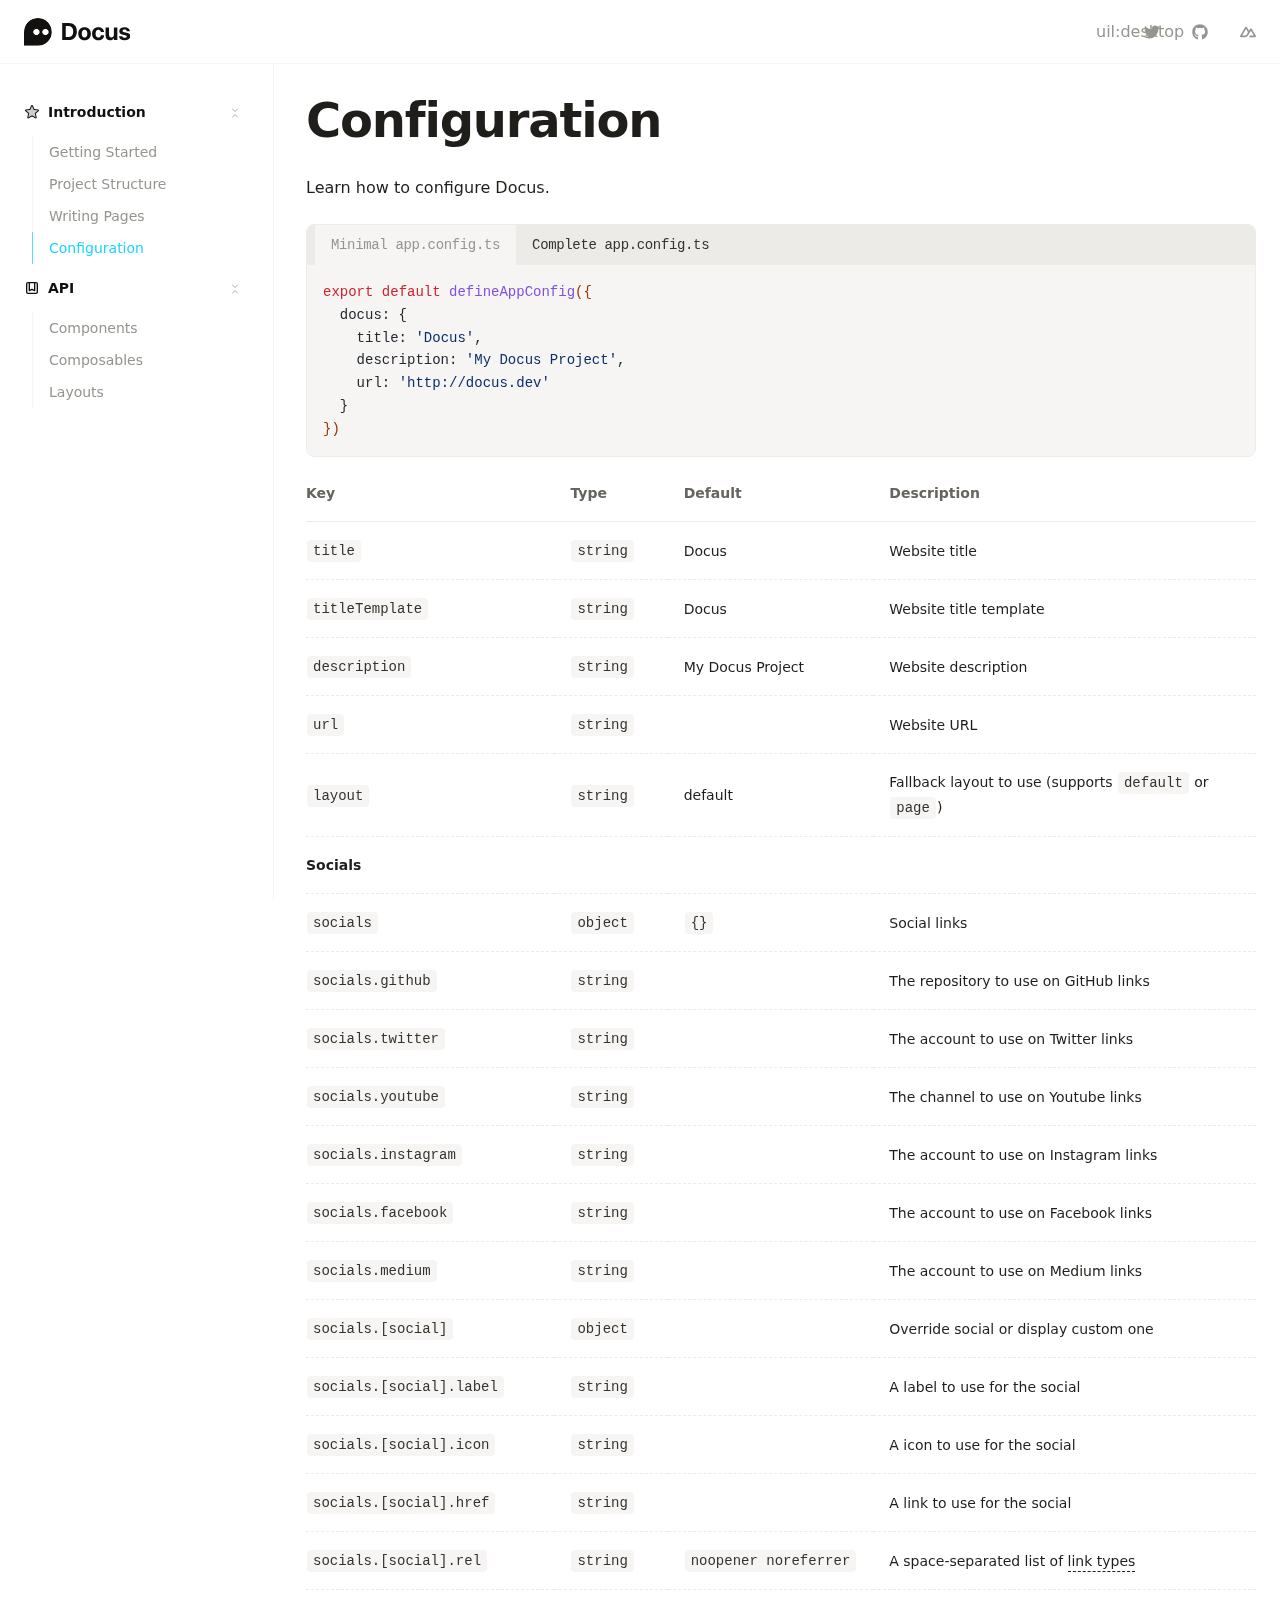
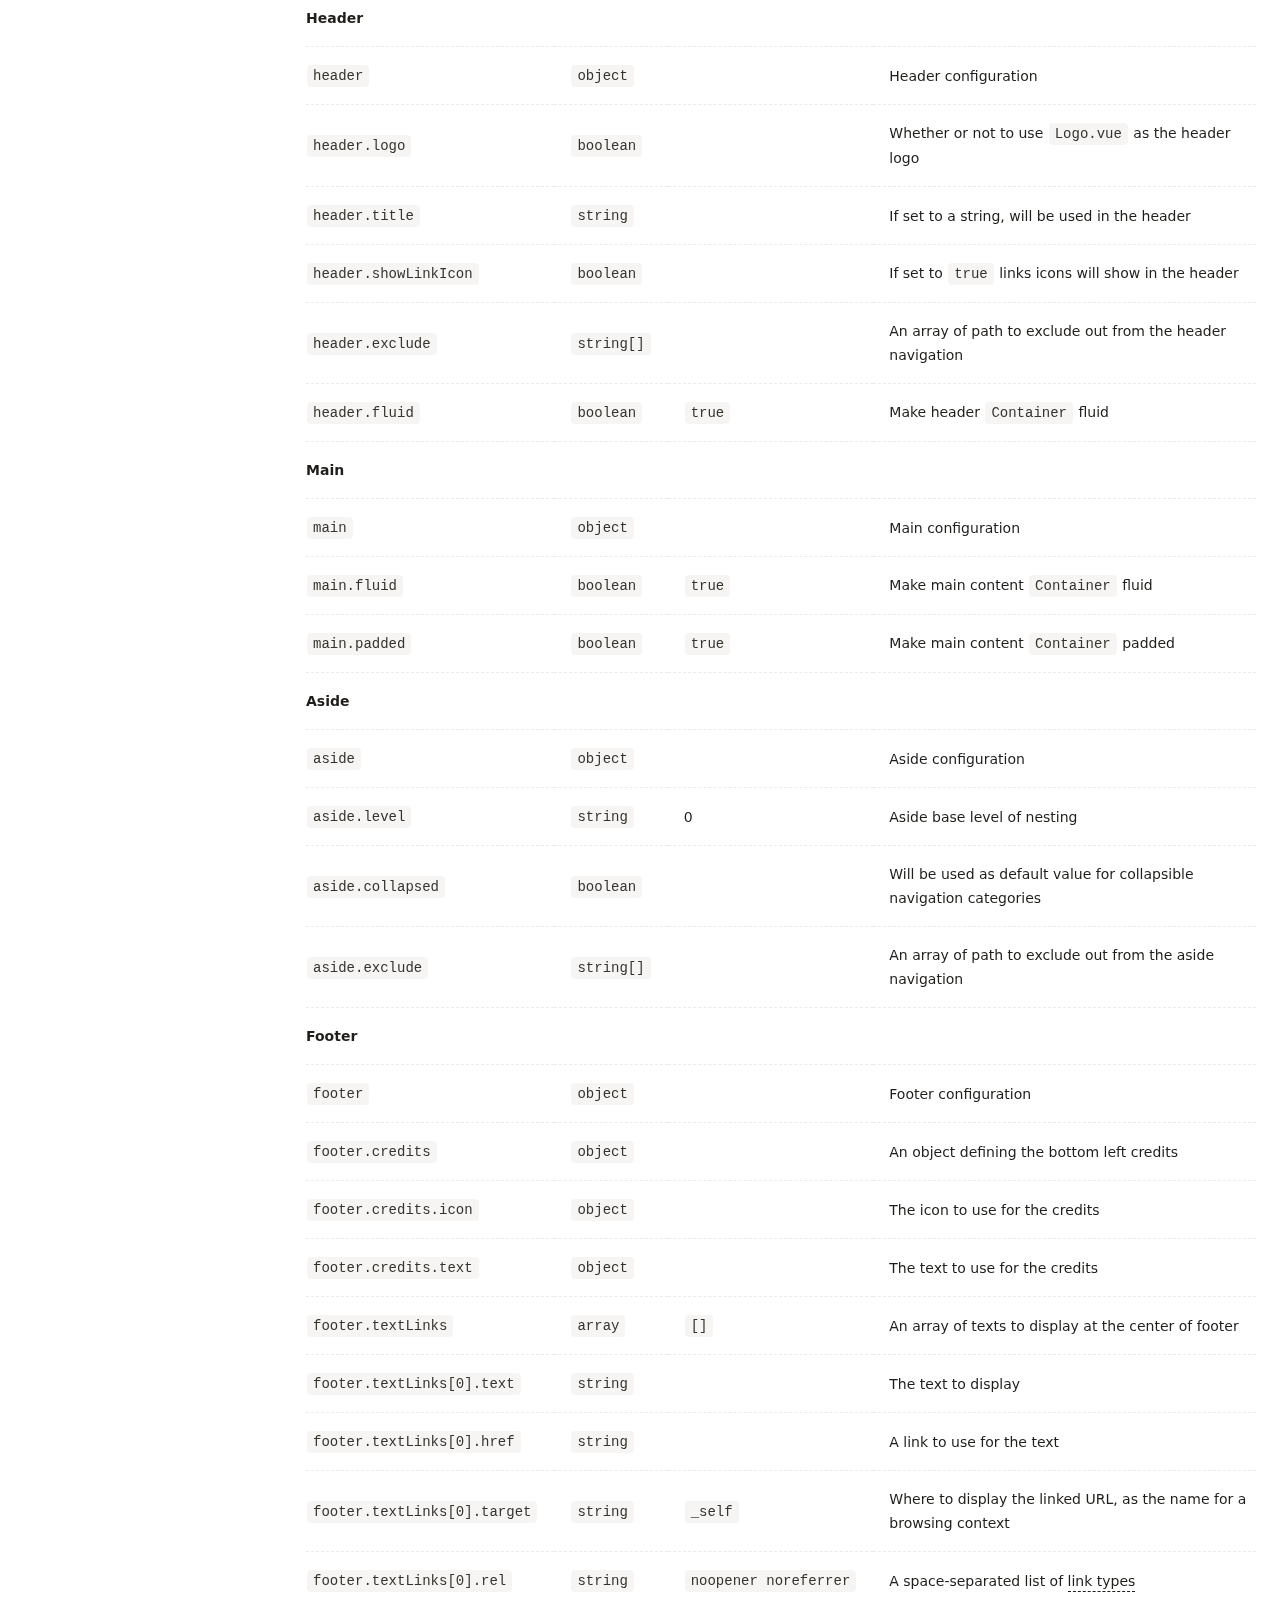
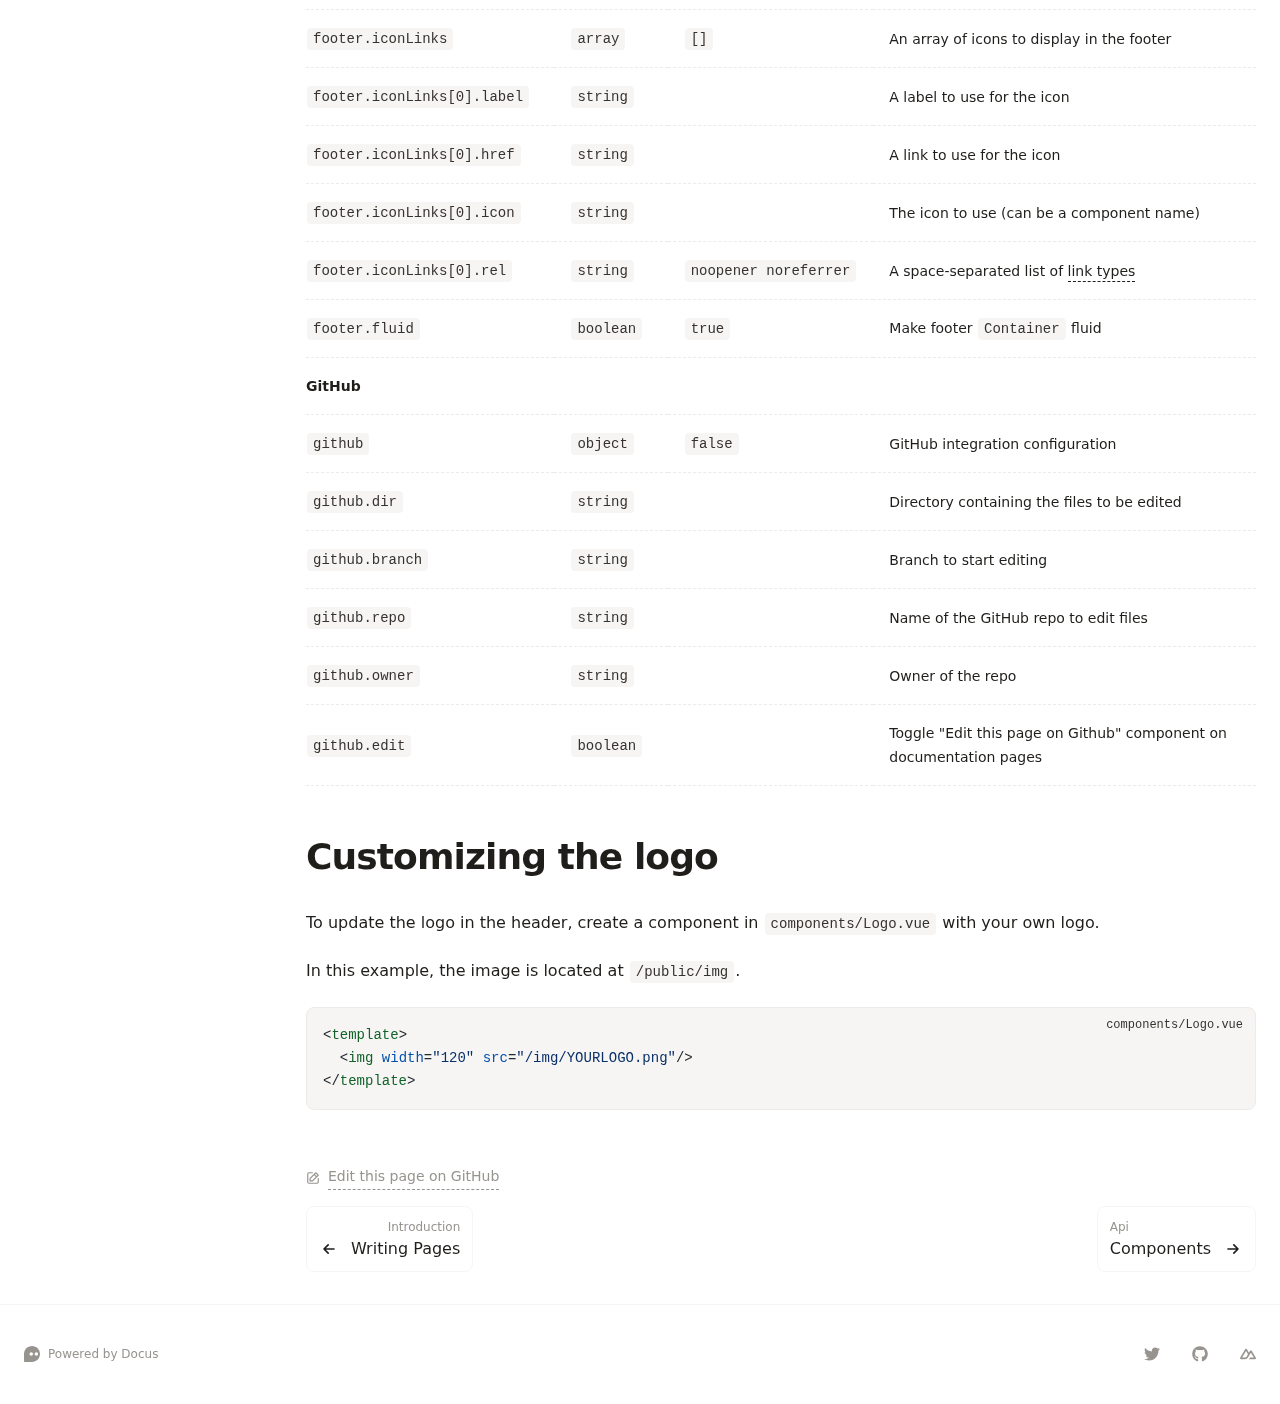
<file: introduction/configuration/index.html>
<!DOCTYPE html>
<html lang="en">
<head><meta charset="utf-8">
<title>Configuration · Docus</title>
<meta name="viewport" content="width=device-width, initial-scale=1">
<meta name="twitter:card" content="summary_large_image">
<meta property="og:image" content="https://user-images.githubusercontent.com/904724/185365452-87b7ca7b-6030-4813-a2db-5e65c785bf88.png">
<meta property="og:title" content="Configuration">
<meta name="description" content="Learn how to configure Docus.">
<meta property="og:description" content="Learn how to configure Docus."><link rel="modulepreload" as="script" crossorigin href="/_nuxt/entry.1ffc1a4c.js"><link rel="preload" as="style" href="/_nuxt/entry.f6037388.css"><link rel="modulepreload" as="script" crossorigin href="/_nuxt/document-driven.9836dc65.js"><link rel="modulepreload" as="script" crossorigin href="/_nuxt/DocumentDrivenEmpty.76f3a672.js"><link rel="modulepreload" as="script" crossorigin href="/_nuxt/ContentRenderer.587139e9.js"><link rel="modulepreload" as="script" crossorigin href="/_nuxt/ContentRendererMarkdown.cfca8f0c.js"><link rel="modulepreload" as="script" crossorigin href="/_nuxt/DocumentDrivenNotFound.efca6e7f.js"><link rel="preload" as="style" href="/_nuxt/DocumentDrivenNotFound.3b2b8c26.css"><link rel="modulepreload" as="script" crossorigin href="/_nuxt/ButtonLink.899fdaa9.js"><link rel="preload" as="style" href="/_nuxt/ButtonLink.0b266ae3.css"><link rel="modulepreload" as="script" crossorigin href="/_nuxt/ContentSlot.512cd637.js"><link rel="modulepreload" as="script" crossorigin href="/_nuxt/default.f6b10456.js"><link rel="modulepreload" as="script" crossorigin href="/_nuxt/DocsPageLayout.9daac11c.js"><link rel="preload" as="style" href="/_nuxt/DocsPageLayout.d86d6285.css"><link rel="modulepreload" as="script" crossorigin href="/_nuxt/DocsAside.0493c7c1.js"><link rel="preload" as="style" href="/_nuxt/DocsAside.3da749df.css"><link rel="modulepreload" as="script" crossorigin href="/_nuxt/ProseCodeInline.9b9a61a6.js"><link rel="preload" as="style" href="/_nuxt/ProseCodeInline.873c7ac7.css"><link rel="modulepreload" as="script" crossorigin href="/_nuxt/Alert.e0741f79.js"><link rel="preload" as="style" href="/_nuxt/Alert.dcca94b5.css"><link rel="modulepreload" as="script" crossorigin href="/_nuxt/DocsPageBottom.8b7a9528.js"><link rel="preload" as="style" href="/_nuxt/DocsPageBottom.d9748ddb.css"><link rel="modulepreload" as="script" crossorigin href="/_nuxt/ProseA.55dab247.js"><link rel="preload" as="style" href="/_nuxt/ProseA.baee409d.css"><link rel="modulepreload" as="script" crossorigin href="/_nuxt/EditOnLink.vue.3eb2eef2.js"><link rel="modulepreload" as="script" crossorigin href="/_nuxt/DocsPrevNext.6601df65.js"><link rel="preload" as="style" href="/_nuxt/DocsPrevNext.09a503e6.css"><link rel="modulepreload" as="script" crossorigin href="/_nuxt/DocsToc.f62d3fd1.js"><link rel="preload" as="style" href="/_nuxt/DocsToc.da8149e0.css"><link rel="modulepreload" as="script" crossorigin href="/_nuxt/DocsTocLinks.f479fa5d.js"><link rel="preload" as="style" href="/_nuxt/DocsTocLinks.bba25586.css"><link rel="modulepreload" as="script" crossorigin href="/_nuxt/EditOnLink.4f2ffce6.js"><link rel="modulepreload" as="script" crossorigin href="/_nuxt/IconDocus.d1afe7e9.js"><link rel="modulepreload" as="script" crossorigin href="/_nuxt/ProseH1.ed902496.js"><link rel="preload" as="style" href="/_nuxt/ProseH1.6d63403c.css"><link rel="modulepreload" as="script" crossorigin href="/_nuxt/ProseP.ccb85684.js"><link rel="preload" as="style" href="/_nuxt/ProseP.b99f89cd.css"><link rel="modulepreload" as="script" crossorigin href="/_nuxt/CodeGroup.1344064c.js"><link rel="preload" as="style" href="/_nuxt/CodeGroup.890662e9.css"><link rel="modulepreload" as="script" crossorigin href="/_nuxt/TabsHeader.547bd7c6.js"><link rel="preload" as="style" href="/_nuxt/TabsHeader.1d20f5f7.css"><link rel="modulepreload" as="script" crossorigin href="/_nuxt/ProseCode.8318db77.js"><link rel="preload" as="style" href="/_nuxt/ProseCode.7fe46a86.css"><link rel="modulepreload" as="script" crossorigin href="/_nuxt/index.9009f699.js"><link rel="modulepreload" as="script" crossorigin href="/_nuxt/ProseTable.8b444415.js"><link rel="preload" as="style" href="/_nuxt/ProseTable.d34ed667.css"><link rel="modulepreload" as="script" crossorigin href="/_nuxt/ProseThead.d6d93eee.js"><link rel="preload" as="style" href="/_nuxt/ProseThead.01a5506b.css"><link rel="modulepreload" as="script" crossorigin href="/_nuxt/ProseTr.146e5c2c.js"><link rel="preload" as="style" href="/_nuxt/ProseTr.a14ca635.css"><link rel="modulepreload" as="script" crossorigin href="/_nuxt/ProseTh.e9ed6917.js"><link rel="preload" as="style" href="/_nuxt/ProseTh.f6b542b5.css"><link rel="modulepreload" as="script" crossorigin href="/_nuxt/ProseStrong.72d2c88d.js"><link rel="preload" as="style" href="/_nuxt/ProseStrong.b01d4b3b.css"><link rel="modulepreload" as="script" crossorigin href="/_nuxt/ProseTbody.2199a7c7.js"><link rel="modulepreload" as="script" crossorigin href="/_nuxt/ProseTd.8ab213f1.js"><link rel="preload" as="style" href="/_nuxt/ProseTd.0e1894f1.css"><link rel="modulepreload" as="script" crossorigin href="/_nuxt/ProseH2.aa24f56e.js"><link rel="preload" as="style" href="/_nuxt/ProseH2.3a63b076.css"><link rel="prefetch" as="style" href="/_nuxt/page.8aba30cd.css"><link rel="prefetch" as="script" crossorigin href="/_nuxt/page.ed1cd155.js"><link rel="prefetch" as="script" crossorigin href="/_nuxt/client-db.96603095.js"><link rel="prefetch" as="script" crossorigin href="/_nuxt/debug.fc53799a.js"><link rel="prefetch" as="style" href="/_nuxt/useStudio.b4354435.css"><link rel="prefetch" as="script" crossorigin href="/_nuxt/useStudio.95c48c34.js"><link rel="prefetch" as="script" crossorigin href="/_nuxt/asyncData.9f0e00a9.js"><link rel="prefetch" as="style" href="/_nuxt/error-404.47a83e66.css"><link rel="prefetch" as="script" crossorigin href="/_nuxt/error-404.25784d8d.js"><link rel="prefetch" as="style" href="/_nuxt/error-500.534ab3f3.css"><link rel="prefetch" as="script" crossorigin href="/_nuxt/error-500.46781de5.js"><style id="pinceau-theme">@media { :root {--pinceau-mq: initial; --docus-loadingBar-gradientColorStop3: #0047e1;--docus-loadingBar-gradientColorStop2: #34cdfe;--docus-loadingBar-gradientColorStop1: #00dc82;--docus-loadingBar-height: 3px;--docus-readableLine: 78ch;--docus-footer-height: 145px;--docus-header-height: 64px;--prose-code-inline-padding: 0.2rem 0.375rem 0.2rem 0.375rem;--prose-code-block-backdropFilter: contrast(1);--prose-code-block-border-style: solid;--prose-code-block-border-width: 1px;--prose-tbody-tr-borderBottom-style: dashed;--prose-tbody-tr-borderBottom-width: 1px;--prose-th-textAlign: inherit;--prose-thead-borderBottom-style: solid;--prose-thead-borderBottom-width: 1px;--prose-thead-border-style: solid;--prose-thead-border-width: 0px;--prose-table-textAlign: start;--prose-hr-width: 1px;--prose-hr-style: solid;--prose-li-listStylePosition: outside;--prose-ol-li-markerColor: currentColor;--prose-ol-paddingInlineStart: 21px;--prose-ol-listStyleType: decimal;--prose-ul-li-markerColor: currentColor;--prose-ul-paddingInlineStart: 21px;--prose-ul-listStyleType: disc;--prose-blockquote-border-style: solid;--prose-blockquote-border-width: 4px;--prose-blockquote-quotes: '201C' '201D' '2018' '2019';--prose-blockquote-paddingInlineStart: 24px;--prose-a-code-color-hover: currentColor;--prose-a-code-color-static: currentColor;--prose-a-hasCode-borderBottom: none;--prose-a-border-distance: 2px;--prose-a-border-color-hover: currentColor;--prose-a-border-color-static: currentColor;--prose-a-border-style-hover: solid;--prose-a-border-style-static: dashed;--prose-a-border-width: 1px;--prose-a-color-static: inherit;--prose-a-textDecoration: none;--prose-h6-margin: 3rem 0 2rem;--prose-h5-margin: 3rem 0 2rem;--prose-h4-margin: 3rem 0 2rem;--prose-h3-margin: 3rem 0 2rem;--prose-h2-margin: 3rem 0 2rem;--prose-h1-margin: 0 0 2rem;--typography-lead-loose: 2;--typography-lead-relaxed: 1.625;--typography-lead-normal: 1.5;--typography-lead-snug: 1.375;--typography-lead-tight: 1.25;--typography-lead-none: 1;--typography-lead-10: 2.5rem;--typography-lead-9: 2.25rem;--typography-lead-8: 2rem;--typography-lead-7: 1.75rem;--typography-lead-6: 1.5rem;--typography-lead-5: 1.25rem;--typography-lead-4: 1rem;--typography-lead-3: .75rem;--typography-lead-2: .5rem;--typography-lead-1: .025rem;--typography-fontWeight-black: 900;--typography-fontWeight-extrabold: 800;--typography-fontWeight-bold: 700;--typography-fontWeight-semibold: 600;--typography-fontWeight-medium: 500;--typography-fontWeight-normal: 400;--typography-fontWeight-light: 300;--typography-fontWeight-extralight: 200;--typography-fontWeight-thin: 100;--typography-fontSize-9xl: 128px;--typography-fontSize-8xl: 96px;--typography-fontSize-7xl: 72px;--typography-fontSize-6xl: 60px;--typography-fontSize-5xl: 48px;--typography-fontSize-4xl: 36px;--typography-fontSize-3xl: 30px;--typography-fontSize-2xl: 24px;--typography-fontSize-xl: 20px;--typography-fontSize-lg: 18px;--typography-fontSize-base: 16px;--typography-fontSize-sm: 14px;--typography-fontSize-xs: 12px;--typography-letterSpacing-wide: 0.025em;--typography-letterSpacing-tight: -0.025em;--typography-verticalMargin-base: 24px;--typography-verticalMargin-sm: 16px;--elements-border-secondary-hover: [object Object];--elements-backdrop-background: #fffc;--elements-backdrop-filter: saturate(200%) blur(20px);--elements-container-maxWidth: 80rem;--lead-loose: 2;--lead-relaxed: 1.625;--lead-normal: 1.5;--lead-snug: 1.375;--lead-tight: 1.25;--lead-none: 1;--lead-10: 2.5rem;--lead-9: 2.25rem;--lead-8: 2rem;--lead-7: 1.75rem;--lead-6: 1.5rem;--lead-5: 1.25rem;--lead-4: 1rem;--lead-3: .75rem;--lead-2: .5rem;--lead-1: .025rem;--letterSpacing-widest: 0.1em;--letterSpacing-wider: 0.05em;--letterSpacing-wide: 0.025em;--letterSpacing-normal: 0em;--letterSpacing-tight: -0.025em;--letterSpacing-tighter: -0.05em;--fontSize-9xl: 8rem;--fontSize-8xl: 6rem;--fontSize-7xl: 4.5rem;--fontSize-6xl: 3.75rem;--fontSize-5xl: 3rem;--fontSize-4xl: 2.25rem;--fontSize-3xl: 1.875rem;--fontSize-2xl: 1.5rem;--fontSize-xl: 1.25rem;--fontSize-lg: 1.125rem;--fontSize-base: 1rem;--fontSize-sm: 0.875rem;--fontSize-xs: 0.75rem;--fontWeight-black: 900;--fontWeight-extrabold: 800;--fontWeight-bold: 700;--fontWeight-semibold: 600;--fontWeight-medium: 500;--fontWeight-normal: 400;--fontWeight-light: 300;--fontWeight-extralight: 200;--fontWeight-thin: 100;--font-mono: ui-monospace, SFMono-Regular, Menlo, Monaco, Consolas, Liberation Mono, Courier New, monospace;--font-serif: ui-serif, Georgia, Cambria, Times New Roman, Times, serif;--font-sans: ui-sans-serif, system-ui, -apple-system, BlinkMacSystemFont, Segoe UI, Roboto, Helvetica Neue, Arial, Noto Sans, sans-serif, Apple Color Emoji, Segoe UI Emoji, Segoe UI Symbol, Noto Color Emoji;--opacity-total: 1;--opacity-high: 0.8;--opacity-medium: 0.5;--opacity-soft: 0.3;--opacity-light: 0.15;--opacity-bright: 0.1;--opacity-noOpacity: 0;--borderWidth-lg: 3px;--borderWidth-md: 2px;--borderWidth-sm: 1px;--borderWidth-noBorder: 0;--space-rem-875: 0.875rem;--space-rem-625: 0.625rem;--space-rem-375: 0.375rem;--space-rem-125: 0.125rem;--space-px: 1px;--space-128: 32rem;--space-96: 24rem;--space-80: 20rem;--space-72: 18rem;--space-64: 16rem;--space-60: 15rem;--space-56: 14rem;--space-52: 13rem;--space-48: 12rem;--space-44: 11rem;--space-40: 10rem;--space-36: 9rem;--space-32: 8rem;--space-28: 7rem;--space-24: 6rem;--space-20: 5rem;--space-16: 4rem;--space-14: 3.5rem;--space-12: 3rem;--space-11: 2.75rem;--space-10: 2.5rem;--space-9: 2.25rem;--space-8: 2rem;--space-7: 1.75rem;--space-6: 1.5rem;--space-5: 1.25rem;--space-4: 1rem;--space-3: 0.75rem;--space-2: 0.5rem;--space-1: 0.25rem;--space-0: 0px;--size-full: 100%;--size-7xl: 80rem;--size-6xl: 72rem;--size-5xl: 64rem;--size-4xl: 56rem;--size-3xl: 48rem;--size-2xl: 42rem;--size-xl: 36rem;--size-lg: 32rem;--size-md: 28rem;--size-sm: 24rem;--size-xs: 20rem;--size-200: 200px;--size-104: 104px;--size-80: 80px;--size-64: 64px;--size-56: 56px;--size-48: 48px;--size-40: 40px;--size-32: 32px;--size-24: 24px;--size-20: 20px;--size-16: 16px;--size-12: 12px;--size-8: 8px;--size-6: 6px;--size-4: 4px;--size-2: 2px;--size-0: 0px;--radii-full: 9999px;--radii-3xl: 1.75rem;--radii-2xl: 1.5rem;--radii-xl: 1rem;--radii-lg: 0.75rem;--radii-md: 0.5rem;--radii-sm: 0.375rem;--radii-xs: 0.25rem;--radii-2xs: 0.125rem;--radii-none: 0px;--shadow-none: 0px 0px 0px 0px transparent;--height-screen: 100vh;--width-screen: 100vw;--color-primary-900: #001A1F;--color-primary-800: #00232B;--color-primary-700: #024757;--color-primary-600: #09A0C1;--color-primary-500: #1AD6FF;--color-primary-400: #55E1FF;--color-primary-300: #82E3FF;--color-primary-200: #C5F2FF;--color-primary-100: #DCF7FF;--color-primary-50: #F1FCFF;--color-ruby-900: #380011;--color-ruby-800: #700021;--color-ruby-700: #a90032;--color-ruby-600: #e10043;--color-ruby-500: #ff1a5e;--color-ruby-400: #ff4079;--color-ruby-300: #ff6694;--color-ruby-200: #ff8dae;--color-ruby-100: #ffb3c9;--color-ruby-50: #ffd9e4;--color-pink-900: #380025;--color-pink-800: #70004b;--color-pink-700: #a90070;--color-pink-600: #e10095;--color-pink-500: #ff1ab2;--color-pink-400: #ff40bf;--color-pink-300: #ff66cc;--color-pink-200: #ff8dd8;--color-pink-100: #ffb3e5;--color-pink-50: #ffd9f2;--color-purple-900: #190038;--color-purple-800: #330070;--color-purple-700: #4c00a9;--color-purple-600: #6500e1;--color-purple-500: #811aff;--color-purple-400: #9640ff;--color-purple-300: #ab66ff;--color-purple-200: #c08dff;--color-purple-100: #d5b3ff;--color-purple-50: #ead9ff;--color-royalblue-900: #0b0531;--color-royalblue-800: #160a62;--color-royalblue-700: #211093;--color-royalblue-600: #2c15c4;--color-royalblue-500: #4127e8;--color-royalblue-400: #614bec;--color-royalblue-300: #806ff0;--color-royalblue-200: #a093f3;--color-royalblue-100: #c0b7f7;--color-royalblue-50: #dfdbfb;--color-indigoblue-900: #001238;--color-indigoblue-800: #002370;--color-indigoblue-700: #0035a9;--color-indigoblue-600: #0047e1;--color-indigoblue-500: #1a62ff;--color-indigoblue-400: #407cff;--color-indigoblue-300: #6696ff;--color-indigoblue-200: #8db0ff;--color-indigoblue-100: #b3cbff;--color-indigoblue-50: #d9e5ff;--color-blue-900: #00131D;--color-blue-800: #002235;--color-blue-700: #014267;--color-blue-600: #0069A6;--color-blue-500: #1AADFF;--color-blue-400: #64C7FF;--color-blue-300: #A1DDFF;--color-blue-200: #C6EAFF;--color-blue-100: #DFF3FF;--color-blue-50: #F2FAFF;--color-lightblue-900: #002e38;--color-lightblue-800: #005c70;--color-lightblue-700: #008aa9;--color-lightblue-600: #00b9e1;--color-lightblue-500: #1ad6ff;--color-lightblue-400: #40ddff;--color-lightblue-300: #66e4ff;--color-lightblue-200: #8deaff;--color-lightblue-100: #b3f1ff;--color-lightblue-50: #d9f8ff;--color-teal-900: #062a28;--color-teal-800: #0b544f;--color-teal-700: #117d77;--color-teal-600: #16a79e;--color-teal-500: #1cd1c6;--color-teal-400: #36e4da;--color-teal-300: #5fe9e1;--color-teal-200: #87efe9;--color-teal-100: #aff4f0;--color-teal-50: #d7faf8;--color-pear-900: #2a2b09;--color-pear-800: #545512;--color-pear-700: #7e801b;--color-pear-600: #a8aa24;--color-pear-500: #d0d32f;--color-pear-400: #d8da52;--color-pear-300: #e0e274;--color-pear-200: #e8e997;--color-pear-100: #eff0ba;--color-pear-50: #f7f8dc;--color-red-900: #1C0301;--color-red-800: #340A01;--color-red-700: #701704;--color-red-600: #BB2402;--color-red-500: #FF3B10;--color-red-400: #FF7353;--color-red-300: #FFA692;--color-red-200: #FFDED7;--color-red-100: #FFF3F0;--color-red-50: #FFF9F8;--color-orange-900: #381800;--color-orange-800: #702f00;--color-orange-700: #a94700;--color-orange-600: #e15e00;--color-orange-500: #ff7a1a;--color-orange-400: #ff9040;--color-orange-300: #ffa666;--color-orange-200: #ffbd8d;--color-orange-100: #ffd3b3;--color-orange-50: #ffe9d9;--color-yellow-900: #1B1500;--color-yellow-800: #292100;--color-yellow-700: #614E02;--color-yellow-600: #CBA408;--color-yellow-500: #FBCA05;--color-yellow-400: #FFDC4E;--color-yellow-300: #FFE372;--color-yellow-200: #FFF0B1;--color-yellow-100: #FFF6D3;--color-yellow-50: #FFFCEE;--color-green-900: #00190F;--color-green-800: #002817;--color-green-700: #006037;--color-green-600: #00B467;--color-green-500: #0DD885;--color-green-400: #3CEEA5;--color-green-300: #86FBCB;--color-green-200: #C3FFE6;--color-green-100: #DEFFF1;--color-green-50: #ECFFF7;--color-gray-900: #121110;--color-gray-800: #201E1B;--color-gray-700: #36332E;--color-gray-600: #67635D;--color-gray-500: #97948F;--color-gray-400: #ADA9A4;--color-gray-300: #DBD9D3;--color-gray-200: #ECEBE8;--color-gray-100: #F6F5F4;--color-gray-50: #FBFBFB;--color-black: #0B0A0A;--color-white: #ffffff;--media-portrait: only screen and (orientation: portrait);--media-landscape: only screen and (orientation: landscape);--media-rm: (prefers-reduced-motion: reduce);--media-2xl: (min-width: 1536px);--media-xl: (min-width: 1280px);--media-lg: (min-width: 1024px);--media-md: (min-width: 768px);--media-sm: (min-width: 640px);--media-xs: (min-width: 475px);--docus-footer-padding: var(--space-4) 0;--docus-header-title-color-hover: var(--color-primary-500);--docus-header-title-color-static: var(--color-gray-900);--docus-header-title-fontWeight: var(--fontWeight-bold);--docus-header-title-fontSize: var(--fontSize-2xl);--docus-header-logo-height: var(--space-6);--docus-body-fontFamily: var(--font-sans);--docus-body-color: var(--color-gray-800);--docus-body-backgroundColor: var(--color-white);--prose-code-inline-fontWeight: var(--typography-fontWeight-normal);--prose-code-inline-fontSize: var(--typography-fontSize-sm);--prose-code-inline-borderRadius: var(--radii-xs);--prose-code-block-pre-padding: var(--typography-verticalMargin-sm);--prose-code-block-margin: var(--typography-verticalMargin-base) 0;--prose-code-block-fontSize: var(--typography-fontSize-sm);--prose-tbody-code-inline-fontSize: var(--typography-fontSize-sm);--prose-tbody-td-padding: var(--typography-verticalMargin-sm);--prose-th-fontWeight: var(--typography-fontWeight-semibold);--prose-th-padding: 0 var(--typography-verticalMargin-sm) var(--typography-verticalMargin-sm) var(--typography-verticalMargin-sm);--prose-table-lineHeight: var(--typography-lead-6);--prose-table-fontSize: var(--typography-fontSize-sm);--prose-table-margin: var(--typography-verticalMargin-base) 0;--prose-hr-margin: var(--typography-verticalMargin-base) 0;--prose-li-margin: var(--typography-verticalMargin-sm) 0;--prose-ol-margin: var(--typography-verticalMargin-base) 0;--prose-ul-margin: var(--typography-verticalMargin-base) 0;--prose-blockquote-margin: var(--typography-verticalMargin-base) 0;--prose-a-code-border-style: var(--prose-a-border-style-static);--prose-a-code-border-width: var(--prose-a-border-width);--prose-a-fontWeight: var(--typography-fontWeight-medium);--prose-img-margin: var(--typography-verticalMargin-base) 0;--prose-strong-fontWeight: var(--typography-fontWeight-semibold);--prose-h6-iconSize: var(--typography-fontSize-base);--prose-h6-fontWeight: var(--typography-fontWeight-semibold);--prose-h6-lineHeight: var(--typography-lead-normal);--prose-h6-fontSize: var(--typography-fontSize-lg);--prose-h5-iconSize: var(--typography-fontSize-lg);--prose-h5-fontWeight: var(--typography-fontWeight-semibold);--prose-h5-lineHeight: var(--typography-lead-snug);--prose-h5-fontSize: var(--typography-fontSize-xl);--prose-h4-iconSize: var(--typography-fontSize-lg);--prose-h4-letterSpacing: var(--typography-letterSpacing-tight);--prose-h4-fontWeight: var(--typography-fontWeight-semibold);--prose-h4-lineHeight: var(--typography-lead-snug);--prose-h4-fontSize: var(--typography-fontSize-2xl);--prose-h3-iconSize: var(--typography-fontSize-xl);--prose-h3-letterSpacing: var(--typography-letterSpacing-tight);--prose-h3-fontWeight: var(--typography-fontWeight-semibold);--prose-h3-lineHeight: var(--typography-lead-snug);--prose-h3-fontSize: var(--typography-fontSize-3xl);--prose-h2-iconSize: var(--typography-fontSize-2xl);--prose-h2-letterSpacing: var(--typography-letterSpacing-tight);--prose-h2-fontWeight: var(--typography-fontWeight-semibold);--prose-h2-lineHeight: var(--typography-lead-tight);--prose-h2-fontSize: var(--typography-fontSize-4xl);--prose-h1-iconSize: var(--typography-fontSize-3xl);--prose-h1-letterSpacing: var(--typography-letterSpacing-tight);--prose-h1-fontWeight: var(--typography-fontWeight-bold);--prose-h1-lineHeight: var(--typography-lead-tight);--prose-h1-fontSize: var(--typography-fontSize-5xl);--prose-p-br-margin: var(--typography-verticalMargin-base) 0 0 0;--prose-p-margin: var(--typography-verticalMargin-base) 0;--prose-p-lineHeight: var(--typography-lead-normal);--prose-p-fontSize: var(--typography-fontSize-base);--typography-color-secondary-900: var(--color-gray-900);--typography-color-secondary-800: var(--color-gray-800);--typography-color-secondary-700: var(--color-gray-700);--typography-color-secondary-600: var(--color-gray-600);--typography-color-secondary-500: var(--color-gray-500);--typography-color-secondary-400: var(--color-gray-400);--typography-color-secondary-300: var(--color-gray-300);--typography-color-secondary-200: var(--color-gray-200);--typography-color-secondary-100: var(--color-gray-100);--typography-color-secondary-50: var(--color-gray-50);--typography-color-primary-900: var(--color-primary-900);--typography-color-primary-800: var(--color-primary-800);--typography-color-primary-700: var(--color-primary-700);--typography-color-primary-600: var(--color-primary-600);--typography-color-primary-500: var(--color-primary-500);--typography-color-primary-400: var(--color-primary-400);--typography-color-primary-300: var(--color-primary-300);--typography-color-primary-200: var(--color-primary-200);--typography-color-primary-100: var(--color-primary-100);--typography-color-primary-50: var(--color-primary-50);--typography-font-code: var(--font-mono);--typography-font-body: var(--font-sans);--typography-font-display: var(--font-sans);--typography-body-backgroundColor: var(--color-white);--typography-body-color: var(--color-black);--elements-state-danger-borderColor-secondary: var(--color-red-200);--elements-state-danger-borderColor-primary: var(--color-red-100);--elements-state-danger-backgroundColor-secondary: var(--color-red-100);--elements-state-danger-backgroundColor-primary: var(--color-red-50);--elements-state-danger-color-secondary: var(--color-red-600);--elements-state-danger-color-primary: var(--color-red-500);--elements-state-warning-borderColor-secondary: var(--color-yellow-200);--elements-state-warning-borderColor-primary: var(--color-yellow-100);--elements-state-warning-backgroundColor-secondary: var(--color-yellow-100);--elements-state-warning-backgroundColor-primary: var(--color-yellow-50);--elements-state-warning-color-secondary: var(--color-yellow-700);--elements-state-warning-color-primary: var(--color-yellow-600);--elements-state-success-borderColor-secondary: var(--color-green-200);--elements-state-success-borderColor-primary: var(--color-green-100);--elements-state-success-backgroundColor-secondary: var(--color-green-100);--elements-state-success-backgroundColor-primary: var(--color-green-50);--elements-state-success-color-secondary: var(--color-green-600);--elements-state-success-color-primary: var(--color-green-500);--elements-state-info-borderColor-secondary: var(--color-blue-200);--elements-state-info-borderColor-primary: var(--color-blue-100);--elements-state-info-backgroundColor-secondary: var(--color-blue-100);--elements-state-info-backgroundColor-primary: var(--color-blue-50);--elements-state-info-color-secondary: var(--color-blue-600);--elements-state-info-color-primary: var(--color-blue-500);--elements-state-primary-borderColor-secondary: var(--color-primary-200);--elements-state-primary-borderColor-primary: var(--color-primary-100);--elements-state-primary-backgroundColor-secondary: var(--color-primary-100);--elements-state-primary-backgroundColor-primary: var(--color-primary-50);--elements-state-primary-color-secondary: var(--color-primary-700);--elements-state-primary-color-primary: var(--color-primary-600);--elements-surface-secondary-backgroundColor: var(--color-gray-200);--elements-surface-primary-backgroundColor: var(--color-gray-100);--elements-surface-background-base: var(--color-gray-100);--elements-border-secondary-static: var(--color-gray-200);--elements-border-primary-hover: var(--color-gray-200);--elements-border-primary-static: var(--color-gray-100);--elements-container-padding-md: var(--space-6);--elements-container-padding-sm: var(--space-6);--elements-container-padding-xs: var(--space-4);--elements-container-padding-mobile: var(--space-4);--elements-text-secondary-color-hover: var(--color-gray-700);--elements-text-secondary-color-static: var(--color-gray-500);--elements-text-primary-color-static: var(--color-gray-900);--text-6xl-lineHeight: var(--lead-none);--text-6xl-fontSize: var(--fontSize-6xl);--text-5xl-lineHeight: var(--lead-none);--text-5xl-fontSize: var(--fontSize-5xl);--text-4xl-lineHeight: var(--lead-10);--text-4xl-fontSize: var(--fontSize-4xl);--text-3xl-lineHeight: var(--lead-9);--text-3xl-fontSize: var(--fontSize-3xl);--text-2xl-lineHeight: var(--lead-8);--text-2xl-fontSize: var(--fontSize-2xl);--text-xl-lineHeight: var(--lead-7);--text-xl-fontSize: var(--fontSize-xl);--text-lg-lineHeight: var(--lead-7);--text-lg-fontSize: var(--fontSize-lg);--text-base-lineHeight: var(--lead-6);--text-base-fontSize: var(--fontSize-base);--text-sm-lineHeight: var(--lead-5);--text-sm-fontSize: var(--fontSize-sm);--text-xs-lineHeight: var(--lead-4);--text-xs-fontSize: var(--fontSize-xs);--color-shadow: var(--color-gray-400);--color-secondary-900: var(--color-gray-900);--color-secondary-800: var(--color-gray-800);--color-secondary-700: var(--color-gray-700);--color-secondary-600: var(--color-gray-600);--color-secondary-500: var(--color-gray-500);--color-secondary-400: var(--color-gray-400);--color-secondary-300: var(--color-gray-300);--color-secondary-200: var(--color-gray-200);--color-secondary-100: var(--color-gray-100);--color-secondary-50: var(--color-gray-50);--prose-code-inline-backgroundColor: var(--typography-color-secondary-100);--prose-code-inline-color: var(--typography-color-secondary-700);--prose-code-block-backgroundColor: var(--typography-color-secondary-100);--prose-code-block-color: var(--typography-color-secondary-700);--prose-code-block-border-color: var(--typography-color-secondary-200);--prose-tbody-tr-borderBottom-color: var(--typography-color-secondary-200);--prose-th-color: var(--typography-color-secondary-600);--prose-thead-borderBottom-color: var(--typography-color-secondary-200);--prose-thead-border-color: var(--typography-color-secondary-300);--prose-hr-color: var(--typography-color-secondary-200);--prose-blockquote-border-color: var(--typography-color-secondary-200);--prose-blockquote-color: var(--typography-color-secondary-500);--prose-a-code-background-hover: var(--typography-color-primary-50);--prose-a-code-border-color-hover: var(--typography-color-primary-500);--prose-a-code-border-color-static: var(--typography-color-secondary-400);--prose-a-color-hover: var(--typography-color-primary-500);--shadow-2xl: 0px 25px 50px -12px var(--color-shadow);--shadow-xl: 0px 20px 25px -5px var(--color-shadow), 0px 8px 10px -6px var(--color-shadow);--shadow-lg: 0px 10px 15px -3px var(--color-shadow), 0px 4px 6px -4px var(--color-shadow);--shadow-md: 0px 4px 6px -1px var(--color-shadow), 0px 2px 4px -2px var(--color-shadow);--shadow-sm: 0px 1px 3px 0px var(--color-shadow), 0px 1px 2px -1px var(--color-shadow);--shadow-xs: 0px 1px 2px 0px var(--color-shadow); } }@media { :root.dark {--pinceau-mq: dark; --prose-code-block-backdropFilter: contrast(1);--prose-ol-li-markerColor: currentColor;--prose-ul-li-markerColor: currentColor;--prose-a-code-color-hover: currentColor;--prose-a-code-color-static: currentColor;--prose-a-border-color-hover: currentColor;--prose-a-border-color-static: currentColor;--prose-a-color-static: inherit;--elements-backdrop-background: #0c0d0ccc;--docus-header-title-color-static: var(--color-gray-100);--docus-body-color: var(--color-gray-200);--docus-body-backgroundColor: var(--color-black);--typography-body-backgroundColor: var(--color-black);--typography-body-color: var(--color-white);--elements-state-danger-borderColor-secondary: var(--color-red-700);--elements-state-danger-borderColor-primary: var(--color-red-800);--elements-state-danger-backgroundColor-secondary: var(--color-red-800);--elements-state-danger-backgroundColor-primary: var(--color-red-900);--elements-state-danger-color-secondary: var(--color-red-200);--elements-state-danger-color-primary: var(--color-red-300);--elements-state-warning-borderColor-secondary: var(--color-yellow-700);--elements-state-warning-borderColor-primary: var(--color-yellow-800);--elements-state-warning-backgroundColor-secondary: var(--color-yellow-800);--elements-state-warning-backgroundColor-primary: var(--color-yellow-900);--elements-state-warning-color-secondary: var(--color-yellow-200);--elements-state-warning-color-primary: var(--color-yellow-400);--elements-state-success-borderColor-secondary: var(--color-green-700);--elements-state-success-borderColor-primary: var(--color-green-800);--elements-state-success-backgroundColor-secondary: var(--color-green-800);--elements-state-success-backgroundColor-primary: var(--color-green-900);--elements-state-success-color-secondary: var(--color-green-200);--elements-state-success-color-primary: var(--color-green-400);--elements-state-info-borderColor-secondary: var(--color-blue-700);--elements-state-info-borderColor-primary: var(--color-blue-800);--elements-state-info-backgroundColor-secondary: var(--color-blue-800);--elements-state-info-backgroundColor-primary: var(--color-blue-900);--elements-state-info-color-secondary: var(--color-blue-200);--elements-state-info-color-primary: var(--color-blue-400);--elements-state-primary-borderColor-secondary: var(--color-primary-700);--elements-state-primary-borderColor-primary: var(--color-primary-800);--elements-state-primary-backgroundColor-secondary: var(--color-primary-800);--elements-state-primary-backgroundColor-primary: var(--color-primary-900);--elements-state-primary-color-secondary: var(--color-primary-200);--elements-state-primary-color-primary: var(--color-primary-400);--elements-surface-secondary-backgroundColor: var(--color-gray-800);--elements-surface-primary-backgroundColor: var(--color-gray-900);--elements-surface-background-base: var(--color-gray-900);--elements-border-secondary-static: var(--color-gray-800);--elements-border-primary-hover: var(--color-gray-800);--elements-border-primary-static: var(--color-gray-900);--elements-text-secondary-color-hover: var(--color-gray-200);--elements-text-secondary-color-static: var(--color-gray-400);--elements-text-primary-color-static: var(--color-gray-50);--color-shadow: var(--color-gray-800);--prose-code-inline-backgroundColor: var(--typography-color-secondary-800);--prose-code-inline-color: var(--typography-color-secondary-200);--prose-code-block-backgroundColor: var(--typography-color-secondary-900);--prose-code-block-color: var(--typography-color-secondary-200);--prose-code-block-border-color: var(--typography-color-secondary-800);--prose-tbody-tr-borderBottom-color: var(--typography-color-secondary-800);--prose-th-color: var(--typography-color-secondary-400);--prose-thead-borderBottom-color: var(--typography-color-secondary-800);--prose-thead-border-color: var(--typography-color-secondary-600);--prose-hr-color: var(--typography-color-secondary-800);--prose-blockquote-border-color: var(--typography-color-secondary-700);--prose-blockquote-color: var(--typography-color-secondary-400);--prose-a-code-background-hover: var(--typography-color-primary-900);--prose-a-code-border-color-hover: var(--typography-color-primary-600);--prose-a-code-border-color-static: var(--typography-color-secondary-600);--prose-a-color-hover: var(--typography-color-primary-400); } }@media (min-width: 640px) { :root {--pinceau-mq: sm; --docus-footer-height: 100px;--docus-header-logo-height: var(--space-7); } }</style><style id="pinceau-runtime-hydratable">@media{.phy[--]{--puid:t_QMpV-v;}.pv-Rj5QrZ{padding-left:var(--elements-container-padding-mobile);padding-right:var(--elements-container-padding-mobile);}@media (min-width: 475px){.pv-Rj5QrZ{padding-left:var(--elements-container-padding-xs);padding-right:var(--elements-container-padding-xs);}}@media (min-width: 640px){.pv-Rj5QrZ{padding-left:var(--elements-container-padding-sm);padding-right:var(--elements-container-padding-sm);}}@media (min-width: 768px){.pv-Rj5QrZ{padding-left:var(--elements-container-padding-md);padding-right:var(--elements-container-padding-md);}}} @media{.phy[--]{--puid:Y_nSAB-v;}.pv-1s9Kkq{max-width:var(--elements-container-maxWidth);padding-left:var(--elements-container-padding-mobile);padding-right:var(--elements-container-padding-mobile);}@media (min-width: 475px){.pv-1s9Kkq{padding-left:var(--elements-container-padding-xs);padding-right:var(--elements-container-padding-xs);}}@media (min-width: 640px){.pv-1s9Kkq{padding-left:var(--elements-container-padding-sm);padding-right:var(--elements-container-padding-sm);}}@media (min-width: 768px){.pv-1s9Kkq{padding-left:var(--elements-container-padding-md);padding-right:var(--elements-container-padding-md);}}} </style><link rel="stylesheet" href="/_nuxt/entry.f6037388.css"><link rel="stylesheet" href="/_nuxt/DocumentDrivenNotFound.3b2b8c26.css"><link rel="stylesheet" href="/_nuxt/ButtonLink.0b266ae3.css"><link rel="stylesheet" href="/_nuxt/DocsPageLayout.d86d6285.css"><link rel="stylesheet" href="/_nuxt/DocsAside.3da749df.css"><link rel="stylesheet" href="/_nuxt/ProseCodeInline.873c7ac7.css"><link rel="stylesheet" href="/_nuxt/Alert.dcca94b5.css"><link rel="stylesheet" href="/_nuxt/DocsPageBottom.d9748ddb.css"><link rel="stylesheet" href="/_nuxt/ProseA.baee409d.css"><link rel="stylesheet" href="/_nuxt/DocsPrevNext.09a503e6.css"><link rel="stylesheet" href="/_nuxt/DocsToc.da8149e0.css"><link rel="stylesheet" href="/_nuxt/DocsTocLinks.bba25586.css"><link rel="stylesheet" href="/_nuxt/ProseH1.6d63403c.css"><link rel="stylesheet" href="/_nuxt/ProseP.b99f89cd.css"><link rel="stylesheet" href="/_nuxt/CodeGroup.890662e9.css"><link rel="stylesheet" href="/_nuxt/TabsHeader.1d20f5f7.css"><link rel="stylesheet" href="/_nuxt/ProseCode.7fe46a86.css"><link rel="stylesheet" href="/_nuxt/ProseTable.d34ed667.css"><link rel="stylesheet" href="/_nuxt/ProseThead.01a5506b.css"><link rel="stylesheet" href="/_nuxt/ProseTr.a14ca635.css"><link rel="stylesheet" href="/_nuxt/ProseTh.f6b542b5.css"><link rel="stylesheet" href="/_nuxt/ProseStrong.b01d4b3b.css"><link rel="stylesheet" href="/_nuxt/ProseTd.0e1894f1.css"><link rel="stylesheet" href="/_nuxt/ProseH2.3a63b076.css"><script>"use strict";(()=>{const a=window,e=document.documentElement,m=["dark","light"],c=window.localStorage.getItem("nuxt-color-mode")||"system";let n=c==="system"?f():c;const l=e.getAttribute("data-color-mode-forced");l&&(n=l),i(n),a["__NUXT_COLOR_MODE__"]={preference:c,value:n,getColorScheme:f,addColorScheme:i,removeColorScheme:d};function i(o){const t=""+o+"",s="theme";e.classList?e.classList.add(t):e.className+=" "+t,s&&e.setAttribute("data-"+s,o)}function d(o){const t=""+o+"",s="theme";e.classList?e.classList.remove(t):e.className=e.className.replace(new RegExp(t,"g"),""),s&&e.removeAttribute("data-"+s)}function r(o){return a.matchMedia("(prefers-color-scheme"+o+")")}function f(){if(a.matchMedia&&r("").media!=="not all"){for(const o of m)if(r(":"+o).matches)return o}return"light"}})();
</script></head>
<body ><!----><!--teleport anchor--><div id="__nuxt"><div class="app-layout" data-v-b8abb6d6><div class="nuxt-progress" style="width:0%;opacity:0;background-size:Infinity% auto;" data-v-b8abb6d6></div><header class="has-dialog" data-v-b8abb6d6 data-v-df8d88e4><div class="container pv-Rj5QrZ pc-t_QMpV" data-v-df8d88e4 data-v-6d327d86><!--[--><div class="section left" data-v-df8d88e4><!--[--><button aria-label="Menu" data-v-16377c12><svg xmlns="http://www.w3.org/2000/svg" xmlns:xlink="http://www.w3.org/1999/xlink" role="img" class="icon" data-v-16377c12 style="" width="1em" height="1em" viewBox="0 0 24 24" data-v-121c6e7d><path fill="none" stroke="currentColor" stroke-linecap="round" stroke-linejoin="round" stroke-width="2" d="M4 6h16M4 12h16M4 18h16"/></svg></button><!--teleport start--><!--teleport end--><!--]--><a href="/" class="navbar-logo" aria-label="Docus" data-v-df8d88e4 data-v-c7ad16d9><span class="logo" data-v-c7ad16d9><svg viewbox="0 0 167 44" fill="none" xmlns="http://www.w3.org/2000/svg" data-v-c7ad16d9 data-v-b2e79d72><path d="M60 34.5945H70.2569C78.3172 34.5945 83.064 29.6369 83.064 21.1959V21.159C83.064 12.7365 78.2986 8 70.2569 8H60V34.5945ZM65.6217 29.987V12.5891H69.5867C74.5197 12.5891 77.3306 15.63 77.3306 21.1775V21.2143C77.3306 26.9645 74.6128 29.987 69.5867 29.987H65.6217Z" fill="currentColor" data-v-b2e79d72></path><path d="M95.1966 35C101.228 35 105.081 31.1666 105.081 24.716V24.6792C105.081 18.284 101.153 14.4321 95.178 14.4321C89.2211 14.4321 85.312 18.3208 85.312 24.6792V24.716C85.312 31.1481 89.1281 35 95.1966 35ZM95.2152 30.7795C92.5346 30.7795 90.8407 28.5863 90.8407 24.716V24.6792C90.8407 20.8642 92.5532 18.6526 95.178 18.6526C97.8213 18.6526 99.5525 20.8642 99.5525 24.6792V24.716C99.5525 28.5679 97.8585 30.7795 95.2152 30.7795Z" fill="currentColor" data-v-b2e79d72></path><path d="M116.823 35C122.147 35 125.59 31.7195 125.851 27.4068V27.2962H120.788L120.769 27.4621C120.397 29.4526 119.038 30.7795 116.86 30.7795C114.179 30.7795 112.504 28.5863 112.504 24.716V24.6976C112.504 20.9195 114.179 18.6526 116.841 18.6526C119.094 18.6526 120.415 20.0901 120.751 21.97L120.788 22.1358H125.832V22.0068C125.628 17.7311 122.184 14.4321 116.767 14.4321C110.792 14.4321 106.975 18.3577 106.975 24.6792V24.6976C106.975 31.0744 110.736 35 116.823 35Z" fill="currentColor" data-v-b2e79d72></path><path d="M135.08 35C138.095 35 140.143 33.5993 141.167 31.3324H141.278V34.5945H146.714V14.8375H141.278V26.1904C141.278 28.7706 139.733 30.5399 137.295 30.5399C134.856 30.5399 133.628 29.0471 133.628 26.4669V14.8375H128.192V27.5911C128.192 32.2171 130.687 35 135.08 35Z" fill="currentColor" data-v-b2e79d72></path><path d="M158.27 35C163.407 35 167 32.4567 167 28.5863V28.5679C167 25.656 165.287 24.0341 161.118 23.1679L157.73 22.4491C155.719 22.0253 155.031 21.3618 155.031 20.3481V20.3297C155.031 19.058 156.203 18.2287 158.083 18.2287C160.094 18.2287 161.267 19.2976 161.453 20.7167L161.471 20.8642H166.479V20.6799C166.348 17.215 163.389 14.4321 158.083 14.4321C153.001 14.4321 149.725 16.8648 149.725 20.6246V20.643C149.725 23.5918 151.68 25.5085 155.552 26.3195L158.94 27.0198C160.894 27.4437 161.564 28.0519 161.564 29.1024V29.1208C161.564 30.3925 160.317 31.185 158.27 31.185C156.092 31.185 154.919 30.2819 154.565 28.7338L154.528 28.5679H149.223L149.241 28.7338C149.669 32.4751 152.741 35 158.27 35Z" fill="currentColor" data-v-b2e79d72></path><mask id="mask0_109_36" style="mask-type:alpha;" maskUnits="userSpaceOnUse" x="0" y="0" width="44" height="44" data-v-b2e79d72><path fill-rule="evenodd" clip-rule="evenodd" d="M0 21.8104C0 9.76479 9.80347 0 21.8967 0C33.99 0 43.7935 9.76479 43.7935 21.8104C43.7935 33.8559 33.99 43.6207 21.8967 43.6207H0V21.8104ZM19.5294 17.0944C22.1442 17.0944 24.2641 19.2059 24.2641 21.8104C24.2641 24.4148 22.1442 26.526 19.5294 26.526C16.9147 26.526 14.7948 24.4148 14.7948 21.8101C14.7948 19.2059 16.9147 17.0944 19.5294 17.0944V17.0944ZM38.4674 21.8104C38.4674 19.2059 36.3475 17.0944 33.7328 17.0944C31.1183 17.0944 28.9984 19.2059 28.9984 21.8104C28.9984 24.4148 31.1183 26.526 33.7328 26.526C36.3475 26.526 38.4674 24.4148 38.4674 21.8101V21.8104Z" fill="white" data-v-b2e79d72></path></mask><g mask="url(#mask0_109_36)" data-v-b2e79d72><path fill-rule="evenodd" clip-rule="evenodd" d="M0 21.8104C0 9.76479 9.80347 0 21.8967 0C33.99 0 43.7935 9.76479 43.7935 21.8104C43.7935 33.8559 33.99 43.6207 21.8967 43.6207H0V21.8104ZM19.5294 17.0944C22.1442 17.0944 24.2641 19.2059 24.2641 21.8104C24.2641 24.4148 22.1442 26.526 19.5294 26.526C16.9147 26.526 14.7948 24.4148 14.7948 21.8101C14.7948 19.2059 16.9147 17.0944 19.5294 17.0944V17.0944ZM38.4674 21.8104C38.4674 19.2059 36.3475 17.0944 33.7328 17.0944C31.1183 17.0944 28.9984 19.2059 28.9984 21.8104C28.9984 24.4148 31.1183 26.526 33.7328 26.526C36.3475 26.526 38.4674 24.4148 38.4674 21.8101V21.8104Z" fill="currentColor" data-v-b2e79d72></path><path d="M9.9987e-06 43.6206H-0.156525V43.7762H9.9987e-06V43.6206ZM21.8967 -0.156006C9.71704 -0.156006 -0.156525 9.67861 -0.156525 21.8106H0.156545C0.156545 9.8508 9.88991 0.155828 21.8967 0.155828V-0.156006ZM43.9497 21.8103C43.9497 9.67861 34.0764 -0.156006 21.8967 -0.156006V0.155828C33.9036 0.155828 43.6369 9.8508 43.6369 21.8103H43.9497ZM21.8967 43.7762C34.0764 43.7762 43.9497 33.9419 43.9497 21.8103H43.6369C43.6369 33.7697 33.9036 43.4647 21.8967 43.4647V43.7762V43.7762ZM9.9987e-06 43.7762H21.8967V43.4647H9.9987e-06V43.7762ZM-0.156525 21.8103V43.6206H0.156545V21.8103H-0.156525ZM24.4203 21.8103C24.4203 19.1197 22.2306 16.9387 19.5294 16.9387V17.2502C22.0577 17.2502 24.1075 19.2916 24.1075 21.8103H24.4203V21.8103ZM19.5294 26.6816C22.2306 26.6816 24.4203 24.5005 24.4203 21.8103H24.1075C24.1075 24.3286 22.058 26.37 19.5294 26.37V26.6816V26.6816ZM14.6385 21.8106C14.6385 24.5008 16.8282 26.6819 19.5294 26.6819V26.3703C17.0011 26.3703 14.9513 24.3289 14.9513 21.8106H14.6385ZM19.5297 16.9387C16.8285 16.9387 14.6388 19.1197 14.6388 21.8103H14.9516C14.9516 19.2916 17.0011 17.2502 19.5297 17.2502V16.9387ZM33.7331 17.2502C36.2617 17.2502 38.3112 19.2916 38.3112 21.8103H38.624C38.624 19.1197 36.4343 16.9387 33.7331 16.9387V17.2502V17.2502ZM29.155 21.8103C29.155 19.2916 31.2045 17.2502 33.7328 17.2502V16.9387C31.0319 16.9387 28.8422 19.1197 28.8422 21.8103H29.155ZM33.7328 26.37C31.2045 26.37 29.155 24.3286 29.155 21.8103H28.8422C28.8422 24.5005 31.0319 26.6816 33.7328 26.6816V26.37ZM38.3109 21.8106C38.3109 24.3289 36.2614 26.3703 33.7328 26.3703V26.6819C36.434 26.6819 38.6237 24.5008 38.6237 21.8106H38.3109Z" fill="currentColor" data-v-b2e79d72></path></g></svg></span></a></div><div class="section center" data-v-df8d88e4><a href="/" class="navbar-logo" aria-label="Docus" data-v-df8d88e4 data-v-c7ad16d9><span class="logo" data-v-c7ad16d9><svg viewbox="0 0 167 44" fill="none" xmlns="http://www.w3.org/2000/svg" data-v-c7ad16d9 data-v-b2e79d72><path d="M60 34.5945H70.2569C78.3172 34.5945 83.064 29.6369 83.064 21.1959V21.159C83.064 12.7365 78.2986 8 70.2569 8H60V34.5945ZM65.6217 29.987V12.5891H69.5867C74.5197 12.5891 77.3306 15.63 77.3306 21.1775V21.2143C77.3306 26.9645 74.6128 29.987 69.5867 29.987H65.6217Z" fill="currentColor" data-v-b2e79d72></path><path d="M95.1966 35C101.228 35 105.081 31.1666 105.081 24.716V24.6792C105.081 18.284 101.153 14.4321 95.178 14.4321C89.2211 14.4321 85.312 18.3208 85.312 24.6792V24.716C85.312 31.1481 89.1281 35 95.1966 35ZM95.2152 30.7795C92.5346 30.7795 90.8407 28.5863 90.8407 24.716V24.6792C90.8407 20.8642 92.5532 18.6526 95.178 18.6526C97.8213 18.6526 99.5525 20.8642 99.5525 24.6792V24.716C99.5525 28.5679 97.8585 30.7795 95.2152 30.7795Z" fill="currentColor" data-v-b2e79d72></path><path d="M116.823 35C122.147 35 125.59 31.7195 125.851 27.4068V27.2962H120.788L120.769 27.4621C120.397 29.4526 119.038 30.7795 116.86 30.7795C114.179 30.7795 112.504 28.5863 112.504 24.716V24.6976C112.504 20.9195 114.179 18.6526 116.841 18.6526C119.094 18.6526 120.415 20.0901 120.751 21.97L120.788 22.1358H125.832V22.0068C125.628 17.7311 122.184 14.4321 116.767 14.4321C110.792 14.4321 106.975 18.3577 106.975 24.6792V24.6976C106.975 31.0744 110.736 35 116.823 35Z" fill="currentColor" data-v-b2e79d72></path><path d="M135.08 35C138.095 35 140.143 33.5993 141.167 31.3324H141.278V34.5945H146.714V14.8375H141.278V26.1904C141.278 28.7706 139.733 30.5399 137.295 30.5399C134.856 30.5399 133.628 29.0471 133.628 26.4669V14.8375H128.192V27.5911C128.192 32.2171 130.687 35 135.08 35Z" fill="currentColor" data-v-b2e79d72></path><path d="M158.27 35C163.407 35 167 32.4567 167 28.5863V28.5679C167 25.656 165.287 24.0341 161.118 23.1679L157.73 22.4491C155.719 22.0253 155.031 21.3618 155.031 20.3481V20.3297C155.031 19.058 156.203 18.2287 158.083 18.2287C160.094 18.2287 161.267 19.2976 161.453 20.7167L161.471 20.8642H166.479V20.6799C166.348 17.215 163.389 14.4321 158.083 14.4321C153.001 14.4321 149.725 16.8648 149.725 20.6246V20.643C149.725 23.5918 151.68 25.5085 155.552 26.3195L158.94 27.0198C160.894 27.4437 161.564 28.0519 161.564 29.1024V29.1208C161.564 30.3925 160.317 31.185 158.27 31.185C156.092 31.185 154.919 30.2819 154.565 28.7338L154.528 28.5679H149.223L149.241 28.7338C149.669 32.4751 152.741 35 158.27 35Z" fill="currentColor" data-v-b2e79d72></path><mask id="mask0_109_36" style="mask-type:alpha;" maskUnits="userSpaceOnUse" x="0" y="0" width="44" height="44" data-v-b2e79d72><path fill-rule="evenodd" clip-rule="evenodd" d="M0 21.8104C0 9.76479 9.80347 0 21.8967 0C33.99 0 43.7935 9.76479 43.7935 21.8104C43.7935 33.8559 33.99 43.6207 21.8967 43.6207H0V21.8104ZM19.5294 17.0944C22.1442 17.0944 24.2641 19.2059 24.2641 21.8104C24.2641 24.4148 22.1442 26.526 19.5294 26.526C16.9147 26.526 14.7948 24.4148 14.7948 21.8101C14.7948 19.2059 16.9147 17.0944 19.5294 17.0944V17.0944ZM38.4674 21.8104C38.4674 19.2059 36.3475 17.0944 33.7328 17.0944C31.1183 17.0944 28.9984 19.2059 28.9984 21.8104C28.9984 24.4148 31.1183 26.526 33.7328 26.526C36.3475 26.526 38.4674 24.4148 38.4674 21.8101V21.8104Z" fill="white" data-v-b2e79d72></path></mask><g mask="url(#mask0_109_36)" data-v-b2e79d72><path fill-rule="evenodd" clip-rule="evenodd" d="M0 21.8104C0 9.76479 9.80347 0 21.8967 0C33.99 0 43.7935 9.76479 43.7935 21.8104C43.7935 33.8559 33.99 43.6207 21.8967 43.6207H0V21.8104ZM19.5294 17.0944C22.1442 17.0944 24.2641 19.2059 24.2641 21.8104C24.2641 24.4148 22.1442 26.526 19.5294 26.526C16.9147 26.526 14.7948 24.4148 14.7948 21.8101C14.7948 19.2059 16.9147 17.0944 19.5294 17.0944V17.0944ZM38.4674 21.8104C38.4674 19.2059 36.3475 17.0944 33.7328 17.0944C31.1183 17.0944 28.9984 19.2059 28.9984 21.8104C28.9984 24.4148 31.1183 26.526 33.7328 26.526C36.3475 26.526 38.4674 24.4148 38.4674 21.8101V21.8104Z" fill="currentColor" data-v-b2e79d72></path><path d="M9.9987e-06 43.6206H-0.156525V43.7762H9.9987e-06V43.6206ZM21.8967 -0.156006C9.71704 -0.156006 -0.156525 9.67861 -0.156525 21.8106H0.156545C0.156545 9.8508 9.88991 0.155828 21.8967 0.155828V-0.156006ZM43.9497 21.8103C43.9497 9.67861 34.0764 -0.156006 21.8967 -0.156006V0.155828C33.9036 0.155828 43.6369 9.8508 43.6369 21.8103H43.9497ZM21.8967 43.7762C34.0764 43.7762 43.9497 33.9419 43.9497 21.8103H43.6369C43.6369 33.7697 33.9036 43.4647 21.8967 43.4647V43.7762V43.7762ZM9.9987e-06 43.7762H21.8967V43.4647H9.9987e-06V43.7762ZM-0.156525 21.8103V43.6206H0.156545V21.8103H-0.156525ZM24.4203 21.8103C24.4203 19.1197 22.2306 16.9387 19.5294 16.9387V17.2502C22.0577 17.2502 24.1075 19.2916 24.1075 21.8103H24.4203V21.8103ZM19.5294 26.6816C22.2306 26.6816 24.4203 24.5005 24.4203 21.8103H24.1075C24.1075 24.3286 22.058 26.37 19.5294 26.37V26.6816V26.6816ZM14.6385 21.8106C14.6385 24.5008 16.8282 26.6819 19.5294 26.6819V26.3703C17.0011 26.3703 14.9513 24.3289 14.9513 21.8106H14.6385ZM19.5297 16.9387C16.8285 16.9387 14.6388 19.1197 14.6388 21.8103H14.9516C14.9516 19.2916 17.0011 17.2502 19.5297 17.2502V16.9387ZM33.7331 17.2502C36.2617 17.2502 38.3112 19.2916 38.3112 21.8103H38.624C38.624 19.1197 36.4343 16.9387 33.7331 16.9387V17.2502V17.2502ZM29.155 21.8103C29.155 19.2916 31.2045 17.2502 33.7328 17.2502V16.9387C31.0319 16.9387 28.8422 19.1197 28.8422 21.8103H29.155ZM33.7328 26.37C31.2045 26.37 29.155 24.3286 29.155 21.8103H28.8422C28.8422 24.5005 31.0319 26.6816 33.7328 26.6816V26.37ZM38.3109 21.8106C38.3109 24.3289 36.2614 26.3703 33.7328 26.3703V26.6819C36.434 26.6819 38.6237 24.5008 38.6237 21.8106H38.3109Z" fill="currentColor" data-v-b2e79d72></path></g></svg></span></a><!----></div><div class="section right" data-v-df8d88e4><!----><button aria-label="Color Mode" data-v-df8d88e4 data-v-36be2ff6><span data-v-36be2ff6>...</span></button><div class="social-icons" data-v-df8d88e4><!--[--><a href="https://twitter.com/nuxt_js" rel="noopener noreferrer" target="_blank" title="nuxt_js" aria-label="nuxt_js" data-v-2c8dd08e><svg xmlns="http://www.w3.org/2000/svg" xmlns:xlink="http://www.w3.org/1999/xlink" aria-hidden="true" role="img" class="icon" data-v-2c8dd08e style="" width="1em" height="1em" viewBox="0 0 512 512" data-v-121c6e7d><path fill="currentColor" d="M459.37 151.716c.325 4.548.325 9.097.325 13.645c0 138.72-105.583 298.558-298.558 298.558c-59.452 0-114.68-17.219-161.137-47.106c8.447.974 16.568 1.299 25.34 1.299c49.055 0 94.213-16.568 130.274-44.832c-46.132-.975-84.792-31.188-98.112-72.772c6.498.974 12.995 1.624 19.818 1.624c9.421 0 18.843-1.3 27.614-3.573c-48.081-9.747-84.143-51.98-84.143-102.985v-1.299c13.969 7.797 30.214 12.67 47.431 13.319c-28.264-18.843-46.781-51.005-46.781-87.391c0-19.492 5.197-37.36 14.294-52.954c51.655 63.675 129.3 105.258 216.365 109.807c-1.624-7.797-2.599-15.918-2.599-24.04c0-57.828 46.782-104.934 104.934-104.934c30.213 0 57.502 12.67 76.67 33.137c23.715-4.548 46.456-13.32 66.599-25.34c-7.798 24.366-24.366 44.833-46.132 57.827c21.117-2.273 41.584-8.122 60.426-16.243c-14.292 20.791-32.161 39.308-52.628 54.253z"/></svg></a><a href="https://github.com/nuxt-themes/docus" rel="noopener noreferrer" target="_blank" title="nuxt-themes/docus" aria-label="nuxt-themes/docus" data-v-2c8dd08e><svg xmlns="http://www.w3.org/2000/svg" xmlns:xlink="http://www.w3.org/1999/xlink" aria-hidden="true" role="img" class="icon" data-v-2c8dd08e style="" width="1em" height="1em" viewBox="0 0 496 512" data-v-121c6e7d><path fill="currentColor" d="M165.9 397.4c0 2-2.3 3.6-5.2 3.6c-3.3.3-5.6-1.3-5.6-3.6c0-2 2.3-3.6 5.2-3.6c3-.3 5.6 1.3 5.6 3.6zm-31.1-4.5c-.7 2 1.3 4.3 4.3 4.9c2.6 1 5.6 0 6.2-2s-1.3-4.3-4.3-5.2c-2.6-.7-5.5.3-6.2 2.3zm44.2-1.7c-2.9.7-4.9 2.6-4.6 4.9c.3 2 2.9 3.3 5.9 2.6c2.9-.7 4.9-2.6 4.6-4.6c-.3-1.9-3-3.2-5.9-2.9zM244.8 8C106.1 8 0 113.3 0 252c0 110.9 69.8 205.8 169.5 239.2c12.8 2.3 17.3-5.6 17.3-12.1c0-6.2-.3-40.4-.3-61.4c0 0-70 15-84.7-29.8c0 0-11.4-29.1-27.8-36.6c0 0-22.9-15.7 1.6-15.4c0 0 24.9 2 38.6 25.8c21.9 38.6 58.6 27.5 72.9 20.9c2.3-16 8.8-27.1 16-33.7c-55.9-6.2-112.3-14.3-112.3-110.5c0-27.5 7.6-41.3 23.6-58.9c-2.6-6.5-11.1-33.3 2.6-67.9c20.9-6.5 69 27 69 27c20-5.6 41.5-8.5 62.8-8.5s42.8 2.9 62.8 8.5c0 0 48.1-33.6 69-27c13.7 34.7 5.2 61.4 2.6 67.9c16 17.7 25.8 31.5 25.8 58.9c0 96.5-58.9 104.2-114.8 110.5c9.2 7.9 17 22.9 17 46.4c0 33.7-.3 75.4-.3 83.6c0 6.5 4.6 14.4 17.3 12.1C428.2 457.8 496 362.9 496 252C496 113.3 383.5 8 244.8 8zM97.2 352.9c-1.3 1-1 3.3.7 5.2c1.6 1.6 3.9 2.3 5.2 1c1.3-1 1-3.3-.7-5.2c-1.6-1.6-3.9-2.3-5.2-1zm-10.8-8.1c-.7 1.3.3 2.9 2.3 3.9c1.6 1 3.6.7 4.3-.7c.7-1.3-.3-2.9-2.3-3.9c-2-.6-3.6-.3-4.3.7zm32.4 35.6c-1.6 1.3-1 4.3 1.3 6.2c2.3 2.3 5.2 2.6 6.5 1c1.3-1.3.7-4.3-1.3-6.2c-2.2-2.3-5.2-2.6-6.5-1zm-11.4-14.7c-1.6 1-1.6 3.6 0 5.9c1.6 2.3 4.3 3.3 5.6 2.3c1.6-1.3 1.6-3.9 0-6.2c-1.4-2.3-4-3.3-5.6-2z"/></svg></a><a href="https://nuxt.com" rel="noopener noreferrer" target="_blank" title="Nuxt" aria-label="Nuxt" data-v-2c8dd08e><svg xmlns="http://www.w3.org/2000/svg" xmlns:xlink="http://www.w3.org/1999/xlink" aria-hidden="true" role="img" class="icon" data-v-2c8dd08e style="" width="1em" height="1em" viewBox="0 0 24 24" data-v-121c6e7d><path fill="currentColor" d="M13.464 19.83h8.922c.283 0 .562-.073.807-.21a1.59 1.59 0 0 0 .591-.574a1.53 1.53 0 0 0 .216-.783a1.529 1.529 0 0 0-.217-.782L17.792 7.414a1.59 1.59 0 0 0-.591-.573a1.652 1.652 0 0 0-.807-.21c-.283 0-.562.073-.807.21a1.59 1.59 0 0 0-.59.573L13.463 9.99L10.47 4.953a1.591 1.591 0 0 0-.591-.573a1.653 1.653 0 0 0-.807-.21c-.284 0-.562.073-.807.21a1.591 1.591 0 0 0-.591.573L.216 17.481a1.53 1.53 0 0 0-.217.782c0 .275.074.545.216.783a1.59 1.59 0 0 0 .59.574c.246.137.525.21.808.21h5.6c2.22 0 3.856-.946 4.982-2.79l2.733-4.593l1.464-2.457l4.395 7.382h-5.859Zm-6.341-2.46l-3.908-.002l5.858-9.842l2.923 4.921l-1.957 3.29c-.748 1.196-1.597 1.632-2.916 1.632z"/></svg></a><!--]--></div></div><!--]--></div></header><main data-v-b8abb6d6><!--[--><div class="document-driven-page"><div class="container pv-Rj5QrZ pc-rD7qRq docs-page-content fluid has-aside" data-v-9d45a9a3 data-v-6d327d86><!--[--><aside class="aside-nav" data-v-9d45a9a3><nav class="app-aside" data-v-9d45a9a3 data-v-d3155863><ul class="docs-aside-tree" data-v-d3155863 data-v-85b4e6e0><!--[--><li class="" data-v-85b4e6e0><button class="title-collapsible-button" data-v-85b4e6e0><span class="content" data-v-85b4e6e0><svg xmlns="http://www.w3.org/2000/svg" xmlns:xlink="http://www.w3.org/1999/xlink" aria-hidden="true" role="img" class="icon" data-v-85b4e6e0 style="" width="1em" height="1em" viewBox="0 0 256 256" data-v-121c6e7d><g fill="currentColor"><path d="M184.13 147.7a8.08 8.08 0 0 0-2.54 7.89l13.52 58.54a8 8 0 0 1-11.89 8.69l-51.1-31a7.93 7.93 0 0 0-8.24 0l-51.1 31a8 8 0 0 1-11.89-8.69l13.52-58.54a8.08 8.08 0 0 0-2.54-7.89l-45.11-39.35a8 8 0 0 1 4.54-14.07l59.46-5.14a8 8 0 0 0 6.67-4.88l23.23-55.36a8 8 0 0 1 14.68 0l23.23 55.36a8 8 0 0 0 6.67 4.88l59.46 5.14a8 8 0 0 1 4.54 14.07Z" opacity=".2"/><path d="M239.2 97.29a16 16 0 0 0-13.81-11L166 81.17l-23.28-55.36a15.95 15.95 0 0 0-29.44 0L90.07 81.17l-59.46 5.15a16 16 0 0 0-9.11 28.06l45.11 39.42l-13.52 58.54a16 16 0 0 0 23.84 17.34l51-31l51.11 31a16 16 0 0 0 23.84-17.34l-13.51-58.6l45.1-39.36a16 16 0 0 0 4.73-17.09Zm-15.22 5l-45.1 39.36a16 16 0 0 0-5.08 15.71L187.35 216l-51.07-31a15.9 15.9 0 0 0-16.54 0l-51 31l13.46-58.6a16 16 0 0 0-5.08-15.71L32 102.35a.37.37 0 0 1 0-.09l59.44-5.14a16 16 0 0 0 13.35-9.75L128 32.08l23.2 55.29a16 16 0 0 0 13.35 9.75l59.45 5.14v.07Z"/></g></svg><span data-v-85b4e6e0>Introduction</span></span><span data-v-85b4e6e0><svg xmlns="http://www.w3.org/2000/svg" xmlns:xlink="http://www.w3.org/1999/xlink" aria-hidden="true" role="img" class="icon collapsible-icon" data-v-85b4e6e0 style="" width="1em" height="1em" viewBox="0 0 24 24" data-v-121c6e7d><path fill="none" stroke="currentColor" stroke-linecap="round" stroke-linejoin="round" stroke-width="2" d="m7 20l5-5l5 5M7 4l5 5l5-5"/></svg></span></button><ul class="docs-aside-tree recursive" style="" data-v-85b4e6e0 data-v-85b4e6e0><!--[--><li class="has-parent-icon bordered" data-v-85b4e6e0><a href="/introduction/getting-started" class="link padded" data-v-85b4e6e0><span class="content" data-v-85b4e6e0><!----><span data-v-85b4e6e0>Getting Started</span></span></a><!----></li><li class="has-parent-icon bordered" data-v-85b4e6e0><a href="/introduction/project-structure" class="link padded" data-v-85b4e6e0><span class="content" data-v-85b4e6e0><!----><span data-v-85b4e6e0>Project Structure</span></span></a><!----></li><li class="has-parent-icon bordered" data-v-85b4e6e0><a href="/introduction/writing-pages" class="link padded" data-v-85b4e6e0><span class="content" data-v-85b4e6e0><!----><span data-v-85b4e6e0>Writing Pages</span></span></a><!----></li><li class="has-parent-icon bordered active" data-v-85b4e6e0><a aria-current="page" href="/introduction/configuration" class="router-link-active router-link-exact-active link padded active" data-v-85b4e6e0><span class="content" data-v-85b4e6e0><!----><span data-v-85b4e6e0>Configuration</span></span></a><!----></li><!--]--></ul></li><li class="" data-v-85b4e6e0><button class="title-collapsible-button" data-v-85b4e6e0><span class="content" data-v-85b4e6e0><svg xmlns="http://www.w3.org/2000/svg" xmlns:xlink="http://www.w3.org/1999/xlink" aria-hidden="true" role="img" class="icon" data-v-85b4e6e0 style="" width="1em" height="1em" viewBox="0 0 24 24" data-v-121c6e7d><path fill="none" stroke="currentColor" stroke-linecap="round" stroke-linejoin="round" stroke-width="2" d="M16 4v12l-4-2l-4 2V4M6 20h12a2 2 0 0 0 2-2V6a2 2 0 0 0-2-2H6a2 2 0 0 0-2 2v12a2 2 0 0 0 2 2Z"/></svg><span data-v-85b4e6e0>API</span></span><span data-v-85b4e6e0><svg xmlns="http://www.w3.org/2000/svg" xmlns:xlink="http://www.w3.org/1999/xlink" aria-hidden="true" role="img" class="icon collapsible-icon" data-v-85b4e6e0 style="" width="1em" height="1em" viewBox="0 0 24 24" data-v-121c6e7d><path fill="none" stroke="currentColor" stroke-linecap="round" stroke-linejoin="round" stroke-width="2" d="m7 20l5-5l5 5M7 4l5 5l5-5"/></svg></span></button><ul class="docs-aside-tree recursive" style="" data-v-85b4e6e0 data-v-85b4e6e0><!--[--><li class="has-parent-icon bordered" data-v-85b4e6e0><a href="/api/components" class="link padded" data-v-85b4e6e0><span class="content" data-v-85b4e6e0><!----><span data-v-85b4e6e0>Components</span></span></a><!----></li><li class="has-parent-icon bordered" data-v-85b4e6e0><a href="/api/composables" class="link padded" data-v-85b4e6e0><span class="content" data-v-85b4e6e0><!----><span data-v-85b4e6e0>Composables</span></span></a><!----></li><li class="has-parent-icon bordered" data-v-85b4e6e0><a href="/api/layouts" class="link padded" data-v-85b4e6e0><span class="content" data-v-85b4e6e0><!----><span data-v-85b4e6e0>Layouts</span></span></a><!----></li><!--]--></ul></li><!--]--></ul></nav></aside><article class="page-body" data-v-9d45a9a3><!--[--><!--[--><div><h1 id="configuration" data-v-a5759516><a aria-current="page" href="/introduction/configuration#configuration" class="router-link-active router-link-exact-active" data-v-a5759516><!--[-->Configuration<!--]--><!----></a></h1><p data-v-63bfa697><!--[-->Learn how to configure Docus.<!--]--></p><div class="code-group first-tab" data-v-577cdd71><div class="tabs-header" data-v-577cdd71 data-v-11acbdc3><div class="tabs" data-v-11acbdc3><!--[--><button class="active" data-v-11acbdc3>Minimal app.config.ts</button><button class="not-active" data-v-11acbdc3>Complete app.config.ts</button><!--]--><span class="highlight-underline" data-v-11acbdc3><span class="tab" data-v-11acbdc3></span></span></div><!--[--><!--]--></div><div class="code-group-content" text="0" data-v-577cdd71><div style="display:block;" class="" data-v-577cdd71><div class="highlight-ts prose-code language-ts" meta data-v-bfc7416e><span class="filename" data-v-bfc7416e>Minimal app.config.ts</span><!--[--><pre><code><span class="line" line="1"><span class="ct-942366">export</span><span class="ct-443230"> </span><span class="ct-942366">default</span><span class="ct-443230"> </span><span class="ct-923966">defineAppConfig</span><span class="ct-443230">({
</span></span><span class="line" line="2"><span class="ct-443230">  </span><span class="ct-935781">docus: {
</span></span><span class="line" line="3"><span class="ct-935781">    title: </span><span class="ct-667011">&#39;Docus&#39;</span><span class="ct-935781">,
</span></span><span class="line" line="4"><span class="ct-935781">    description: </span><span class="ct-667011">&#39;My Docus Project&#39;</span><span class="ct-935781">,
</span></span><span class="line" line="5"><span class="ct-935781">    url: </span><span class="ct-667011">&#39;http://docus.dev&#39;
</span></span><span class="line" line="6"><span class="ct-935781">  }
</span></span><span class="line" line="7"><span class="ct-443230">})</span></span></code></pre><!--]--><button class="copy-button" data-v-bfc7416e data-v-75636234><span class="sr-only" data-v-75636234>Copy to clipboard</span><span class="icon-wrapper" data-v-75636234><svg xmlns="http://www.w3.org/2000/svg" xmlns:xlink="http://www.w3.org/1999/xlink" aria-hidden="true" role="img" class="icon" data-v-75636234 style="" width="18px" height="18px" viewBox="0 0 256 256" data-v-121c6e7d><path fill="currentColor" d="M216 32H88a8 8 0 0 0-8 8v40H40a8 8 0 0 0-8 8v128a8 8 0 0 0 8 8h128a8 8 0 0 0 8-8v-40h40a8 8 0 0 0 8-8V40a8 8 0 0 0-8-8Zm-56 176H48V96h112Zm48-48h-32V88a8 8 0 0 0-8-8H96V48h112Z"/></svg></span></button></div></div><div style="display:none;" class="" data-v-577cdd71><div class="highlight-ts prose-code language-ts" meta data-v-bfc7416e><span class="filename" data-v-bfc7416e>Complete app.config.ts</span><!--[--><pre><code><span class="line" line="1"><span class="ct-942366">export</span><span class="ct-443230"> </span><span class="ct-942366">default</span><span class="ct-443230"> </span><span class="ct-923966">defineAppConfig</span><span class="ct-443230">({
</span></span><span class="line" line="2"><span class="ct-443230">  </span><span class="ct-935781">docus: {
</span></span><span class="line" line="3"><span class="ct-935781">    title: </span><span class="ct-667011">&#39;Docus&#39;</span><span class="ct-935781">,
</span></span><span class="line" line="4"><span class="ct-935781">    description: </span><span class="ct-667011">&#39;My Docus Project&#39;</span><span class="ct-935781">,
</span></span><span class="line" line="5"><span class="ct-935781">    url: </span><span class="ct-667011">&#39;http://docus.dev&#39;</span><span class="ct-935781">,
</span></span><span class="line" line="6"><span class="ct-935781">    image: </span><span class="ct-667011">&#39;/social-card-preview.png&#39;</span><span class="ct-935781">,
</span></span><span class="line" line="7"><span class="ct-935781">    socials: {
</span></span><span class="line" line="8"><span class="ct-935781">      twitter: </span><span class="ct-667011">&#39;@nuxt_js&#39;</span><span class="ct-935781">,
</span></span><span class="line" line="9"><span class="ct-935781">      github: </span><span class="ct-667011">&#39;nuxt-themes/docus&#39;</span><span class="ct-935781">,
</span></span><span class="line" line="10"><span class="ct-935781">    },
</span></span><span class="line" line="11"><span class="ct-935781">    github: {
</span></span><span class="line" line="12"><span class="ct-935781">      root: </span><span class="ct-667011">&#39;content&#39;</span><span class="ct-935781">,
</span></span><span class="line" line="13"><span class="ct-935781">      edit: </span><span class="ct-998471">true</span><span class="ct-935781">,
</span></span><span class="line" line="14"><span class="ct-935781">      contributors: </span><span class="ct-998471">false
</span></span><span class="line" line="15"><span class="ct-935781">    },
</span></span><span class="line" line="16"><span class="ct-935781">    layout: </span><span class="ct-667011">&#39;default&#39;</span><span class="ct-935781">,
</span></span><span class="line" line="17"><span class="ct-935781">    aside: {
</span></span><span class="line" line="18"><span class="ct-935781">      level: </span><span class="ct-998471">1</span><span class="ct-935781">,
</span></span><span class="line" line="19"><span class="ct-935781">      filter: [],
</span></span><span class="line" line="20"><span class="ct-935781">    },
</span></span><span class="line" line="21"><span class="ct-935781">    header: {
</span></span><span class="line" line="22"><span class="ct-935781">      title: </span><span class="ct-998471">false</span><span class="ct-935781">,
</span></span><span class="line" line="23"><span class="ct-935781">      logo: </span><span class="ct-998471">true</span><span class="ct-935781">,
</span></span><span class="line" line="24"><span class="ct-935781">      showLinkIcon: </span><span class="ct-998471">false
</span></span><span class="line" line="25"><span class="ct-935781">    },
</span></span><span class="line" line="26"><span class="ct-935781">    footer: {
</span></span><span class="line" line="27"><span class="ct-935781">      credits: {
</span></span><span class="line" line="28"><span class="ct-935781">        icon: </span><span class="ct-667011">&#39;IconDocus&#39;</span><span class="ct-935781">,
</span></span><span class="line" line="29"><span class="ct-935781">        text: </span><span class="ct-667011">&#39;Powered by Docus&#39;</span><span class="ct-935781">,
</span></span><span class="line" line="30"><span class="ct-935781">        href: </span><span class="ct-667011">&#39;https://docus.dev&#39;</span><span class="ct-935781">,
</span></span><span class="line" line="31"><span class="ct-935781">      },
</span></span><span class="line" line="32"><span class="ct-935781">      textLinks: [
</span></span><span class="line" line="33"><span class="ct-935781">        {
</span></span><span class="line" line="34"><span class="ct-935781">          text: </span><span class="ct-667011">&#39;Nuxt&#39;</span><span class="ct-935781">,
</span></span><span class="line" line="35"><span class="ct-935781">          href: </span><span class="ct-667011">&#39;https://nuxt.com&#39;</span><span class="ct-935781">,
</span></span><span class="line" line="36"><span class="ct-935781">          target: </span><span class="ct-667011">&#39;_blank&#39;</span><span class="ct-935781">,
</span></span><span class="line" line="37"><span class="ct-935781">          rel: </span><span class="ct-667011">&#39;noopener&#39;
</span></span><span class="line" line="38"><span class="ct-935781">        }
</span></span><span class="line" line="39"><span class="ct-935781">      ],
</span></span><span class="line" line="40"><span class="ct-935781">      iconLinks: [
</span></span><span class="line" line="41"><span class="ct-935781">        {
</span></span><span class="line" line="42"><span class="ct-935781">          label: </span><span class="ct-667011">&#39;NuxtJS&#39;</span><span class="ct-935781">,
</span></span><span class="line" line="43"><span class="ct-935781">          href: </span><span class="ct-667011">&#39;https://nuxtjs.org&#39;</span><span class="ct-935781">,
</span></span><span class="line" line="44"><span class="ct-935781">          component: </span><span class="ct-667011">&#39;IconNuxtLabs&#39;</span><span class="ct-935781">,
</span></span><span class="line" line="45"><span class="ct-935781">        },
</span></span><span class="line" line="46"><span class="ct-935781">        {
</span></span><span class="line" line="47"><span class="ct-935781">          label: </span><span class="ct-667011">&#39;Vue Telescope&#39;</span><span class="ct-935781">,
</span></span><span class="line" line="48"><span class="ct-935781">          href: </span><span class="ct-667011">&#39;https://vuetelescope.com&#39;</span><span class="ct-935781">,
</span></span><span class="line" line="49"><span class="ct-935781">          component: </span><span class="ct-667011">&#39;IconVueTelescope&#39;</span><span class="ct-935781">,
</span></span><span class="line" line="50"><span class="ct-935781">        },
</span></span><span class="line" line="51"><span class="ct-935781">      ],
</span></span><span class="line" line="52"><span class="ct-935781">    }
</span></span><span class="line" line="53"><span class="ct-935781">  }
</span></span><span class="line" line="54"><span class="ct-443230">})</span></span></code></pre><!--]--><button class="copy-button" data-v-bfc7416e data-v-75636234><span class="sr-only" data-v-75636234>Copy to clipboard</span><span class="icon-wrapper" data-v-75636234><svg xmlns="http://www.w3.org/2000/svg" xmlns:xlink="http://www.w3.org/1999/xlink" aria-hidden="true" role="img" class="icon" data-v-75636234 style="" width="18px" height="18px" viewBox="0 0 256 256" data-v-121c6e7d><path fill="currentColor" d="M216 32H88a8 8 0 0 0-8 8v40H40a8 8 0 0 0-8 8v128a8 8 0 0 0 8 8h128a8 8 0 0 0 8-8v-40h40a8 8 0 0 0 8-8V40a8 8 0 0 0-8-8Zm-56 176H48V96h112Zm48-48h-32V88a8 8 0 0 0-8-8H96V48h112Z"/></svg></span></button></div></div></div></div><div class="table-wrapper" data-v-6b1afcb9><table data-v-6b1afcb9><!--[--><thead data-v-513aac1f><!--[--><tr data-v-a0e7c17a><!--[--><th data-v-eebbe65a><!--[--><strong data-v-9d7bd52e><!--[-->Key<!--]--></strong><!--]--></th><th data-v-eebbe65a><!--[--><strong data-v-9d7bd52e><!--[-->Type<!--]--></strong><!--]--></th><th data-v-eebbe65a><!--[--><strong data-v-9d7bd52e><!--[-->Default<!--]--></strong><!--]--></th><th data-v-eebbe65a><!--[--><strong data-v-9d7bd52e><!--[-->Description<!--]--></strong><!--]--></th><!--]--></tr><!--]--></thead><tbody><!--[--><tr data-v-a0e7c17a><!--[--><td data-v-cfe1bbd3><!--[--><code data-v-c81ed8f1><!--[-->title<!--]--></code><!--]--></td><td data-v-cfe1bbd3><!--[--><code data-v-c81ed8f1><!--[-->string<!--]--></code><!--]--></td><td data-v-cfe1bbd3><!--[-->Docus<!--]--></td><td data-v-cfe1bbd3><!--[-->Website title<!--]--></td><!--]--></tr><tr data-v-a0e7c17a><!--[--><td data-v-cfe1bbd3><!--[--><code data-v-c81ed8f1><!--[-->titleTemplate<!--]--></code><!--]--></td><td data-v-cfe1bbd3><!--[--><code data-v-c81ed8f1><!--[-->string<!--]--></code><!--]--></td><td data-v-cfe1bbd3><!--[-->Docus<!--]--></td><td data-v-cfe1bbd3><!--[-->Website title template<!--]--></td><!--]--></tr><tr data-v-a0e7c17a><!--[--><td data-v-cfe1bbd3><!--[--><code data-v-c81ed8f1><!--[-->description<!--]--></code><!--]--></td><td data-v-cfe1bbd3><!--[--><code data-v-c81ed8f1><!--[-->string<!--]--></code><!--]--></td><td data-v-cfe1bbd3><!--[-->My Docus Project<!--]--></td><td data-v-cfe1bbd3><!--[-->Website description<!--]--></td><!--]--></tr><tr data-v-a0e7c17a><!--[--><td data-v-cfe1bbd3><!--[--><code data-v-c81ed8f1><!--[-->url<!--]--></code><!--]--></td><td data-v-cfe1bbd3><!--[--><code data-v-c81ed8f1><!--[-->string<!--]--></code><!--]--></td><td data-v-cfe1bbd3><!--[--><!--]--></td><td data-v-cfe1bbd3><!--[-->Website URL<!--]--></td><!--]--></tr><tr data-v-a0e7c17a><!--[--><td data-v-cfe1bbd3><!--[--><code data-v-c81ed8f1><!--[-->layout<!--]--></code><!--]--></td><td data-v-cfe1bbd3><!--[--><code data-v-c81ed8f1><!--[-->string<!--]--></code><!--]--></td><td data-v-cfe1bbd3><!--[-->default<!--]--></td><td data-v-cfe1bbd3><!--[-->Fallback layout to use (supports <code data-v-c81ed8f1><!--[-->default<!--]--></code> or <code data-v-c81ed8f1><!--[-->page<!--]--></code>)<!--]--></td><!--]--></tr><tr data-v-a0e7c17a><!--[--><td data-v-cfe1bbd3><!--[--><strong data-v-9d7bd52e><!--[-->Socials<!--]--></strong><!--]--></td><td data-v-cfe1bbd3><!--[--><!--]--></td><td data-v-cfe1bbd3><!--[--><!--]--></td><td data-v-cfe1bbd3><!--[--><!--]--></td><!--]--></tr><tr data-v-a0e7c17a><!--[--><td data-v-cfe1bbd3><!--[--><code data-v-c81ed8f1><!--[-->socials<!--]--></code><!--]--></td><td data-v-cfe1bbd3><!--[--><code data-v-c81ed8f1><!--[-->object<!--]--></code><!--]--></td><td data-v-cfe1bbd3><!--[--><code data-v-c81ed8f1><!--[-->{}<!--]--></code><!--]--></td><td data-v-cfe1bbd3><!--[-->Social links<!--]--></td><!--]--></tr><tr data-v-a0e7c17a><!--[--><td data-v-cfe1bbd3><!--[--><code data-v-c81ed8f1><!--[-->socials.github<!--]--></code><!--]--></td><td data-v-cfe1bbd3><!--[--><code data-v-c81ed8f1><!--[-->string<!--]--></code><!--]--></td><td data-v-cfe1bbd3><!--[--><!--]--></td><td data-v-cfe1bbd3><!--[-->The repository to use on GitHub links<!--]--></td><!--]--></tr><tr data-v-a0e7c17a><!--[--><td data-v-cfe1bbd3><!--[--><code data-v-c81ed8f1><!--[-->socials.twitter<!--]--></code><!--]--></td><td data-v-cfe1bbd3><!--[--><code data-v-c81ed8f1><!--[-->string<!--]--></code><!--]--></td><td data-v-cfe1bbd3><!--[--><!--]--></td><td data-v-cfe1bbd3><!--[-->The account to use on Twitter links<!--]--></td><!--]--></tr><tr data-v-a0e7c17a><!--[--><td data-v-cfe1bbd3><!--[--><code data-v-c81ed8f1><!--[-->socials.youtube<!--]--></code><!--]--></td><td data-v-cfe1bbd3><!--[--><code data-v-c81ed8f1><!--[-->string<!--]--></code><!--]--></td><td data-v-cfe1bbd3><!--[--><!--]--></td><td data-v-cfe1bbd3><!--[-->The channel to use on Youtube links<!--]--></td><!--]--></tr><tr data-v-a0e7c17a><!--[--><td data-v-cfe1bbd3><!--[--><code data-v-c81ed8f1><!--[-->socials.instagram<!--]--></code><!--]--></td><td data-v-cfe1bbd3><!--[--><code data-v-c81ed8f1><!--[-->string<!--]--></code><!--]--></td><td data-v-cfe1bbd3><!--[--><!--]--></td><td data-v-cfe1bbd3><!--[-->The account to use on Instagram links<!--]--></td><!--]--></tr><tr data-v-a0e7c17a><!--[--><td data-v-cfe1bbd3><!--[--><code data-v-c81ed8f1><!--[-->socials.facebook<!--]--></code><!--]--></td><td data-v-cfe1bbd3><!--[--><code data-v-c81ed8f1><!--[-->string<!--]--></code><!--]--></td><td data-v-cfe1bbd3><!--[--><!--]--></td><td data-v-cfe1bbd3><!--[-->The account to use on Facebook links<!--]--></td><!--]--></tr><tr data-v-a0e7c17a><!--[--><td data-v-cfe1bbd3><!--[--><code data-v-c81ed8f1><!--[-->socials.medium<!--]--></code><!--]--></td><td data-v-cfe1bbd3><!--[--><code data-v-c81ed8f1><!--[-->string<!--]--></code><!--]--></td><td data-v-cfe1bbd3><!--[--><!--]--></td><td data-v-cfe1bbd3><!--[-->The account to use on Medium links<!--]--></td><!--]--></tr><tr data-v-a0e7c17a><!--[--><td data-v-cfe1bbd3><!--[--><code data-v-c81ed8f1><!--[-->socials.[social]<!--]--></code><!--]--></td><td data-v-cfe1bbd3><!--[--><code data-v-c81ed8f1><!--[-->object<!--]--></code><!--]--></td><td data-v-cfe1bbd3><!--[--><!--]--></td><td data-v-cfe1bbd3><!--[-->Override social or display custom one<!--]--></td><!--]--></tr><tr data-v-a0e7c17a><!--[--><td data-v-cfe1bbd3><!--[--><code data-v-c81ed8f1><!--[-->socials.[social].label<!--]--></code><!--]--></td><td data-v-cfe1bbd3><!--[--><code data-v-c81ed8f1><!--[-->string<!--]--></code><!--]--></td><td data-v-cfe1bbd3><!--[--><!--]--></td><td data-v-cfe1bbd3><!--[-->A label to use for the social<!--]--></td><!--]--></tr><tr data-v-a0e7c17a><!--[--><td data-v-cfe1bbd3><!--[--><code data-v-c81ed8f1><!--[-->socials.[social].icon<!--]--></code><!--]--></td><td data-v-cfe1bbd3><!--[--><code data-v-c81ed8f1><!--[-->string<!--]--></code><!--]--></td><td data-v-cfe1bbd3><!--[--><!--]--></td><td data-v-cfe1bbd3><!--[-->A icon to use for the social<!--]--></td><!--]--></tr><tr data-v-a0e7c17a><!--[--><td data-v-cfe1bbd3><!--[--><code data-v-c81ed8f1><!--[-->socials.[social].href<!--]--></code><!--]--></td><td data-v-cfe1bbd3><!--[--><code data-v-c81ed8f1><!--[-->string<!--]--></code><!--]--></td><td data-v-cfe1bbd3><!--[--><!--]--></td><td data-v-cfe1bbd3><!--[-->A link to use for the social<!--]--></td><!--]--></tr><tr data-v-a0e7c17a><!--[--><td data-v-cfe1bbd3><!--[--><code data-v-c81ed8f1><!--[-->socials.[social].rel<!--]--></code><!--]--></td><td data-v-cfe1bbd3><!--[--><code data-v-c81ed8f1><!--[-->string<!--]--></code><!--]--></td><td data-v-cfe1bbd3><!--[--><code data-v-c81ed8f1><!--[-->noopener noreferrer<!--]--></code><!--]--></td><td data-v-cfe1bbd3><!--[-->A space-separated list of <a href="https://developer.mozilla.org/en-US/docs/Web/HTML/Link_types" rel="nofollow" data-v-af1c0c3b><!--[-->link types<!--]--></a><!--]--></td><!--]--></tr><tr data-v-a0e7c17a><!--[--><td data-v-cfe1bbd3><!--[--><strong data-v-9d7bd52e><!--[-->Header<!--]--></strong><!--]--></td><td data-v-cfe1bbd3><!--[--><!--]--></td><td data-v-cfe1bbd3><!--[--><!--]--></td><td data-v-cfe1bbd3><!--[--><!--]--></td><!--]--></tr><tr data-v-a0e7c17a><!--[--><td data-v-cfe1bbd3><!--[--><code data-v-c81ed8f1><!--[-->header<!--]--></code><!--]--></td><td data-v-cfe1bbd3><!--[--><code data-v-c81ed8f1><!--[-->object<!--]--></code><!--]--></td><td data-v-cfe1bbd3><!--[--><!--]--></td><td data-v-cfe1bbd3><!--[-->Header configuration<!--]--></td><!--]--></tr><tr data-v-a0e7c17a><!--[--><td data-v-cfe1bbd3><!--[--><code data-v-c81ed8f1><!--[-->header.logo<!--]--></code><!--]--></td><td data-v-cfe1bbd3><!--[--><code data-v-c81ed8f1><!--[-->boolean<!--]--></code><!--]--></td><td data-v-cfe1bbd3><!--[--><!--]--></td><td data-v-cfe1bbd3><!--[-->Whether or not to use <code data-v-c81ed8f1><!--[-->Logo.vue<!--]--></code> as the header logo<!--]--></td><!--]--></tr><tr data-v-a0e7c17a><!--[--><td data-v-cfe1bbd3><!--[--><code data-v-c81ed8f1><!--[-->header.title<!--]--></code><!--]--></td><td data-v-cfe1bbd3><!--[--><code data-v-c81ed8f1><!--[-->string<!--]--></code><!--]--></td><td data-v-cfe1bbd3><!--[--><!--]--></td><td data-v-cfe1bbd3><!--[-->If set to a string, will be used in the header<!--]--></td><!--]--></tr><tr data-v-a0e7c17a><!--[--><td data-v-cfe1bbd3><!--[--><code data-v-c81ed8f1><!--[-->header.showLinkIcon<!--]--></code><!--]--></td><td data-v-cfe1bbd3><!--[--><code data-v-c81ed8f1><!--[-->boolean<!--]--></code><!--]--></td><td data-v-cfe1bbd3><!--[--><!--]--></td><td data-v-cfe1bbd3><!--[-->If set to <code data-v-c81ed8f1><!--[-->true<!--]--></code> links icons will show in the header<!--]--></td><!--]--></tr><tr data-v-a0e7c17a><!--[--><td data-v-cfe1bbd3><!--[--><code data-v-c81ed8f1><!--[-->header.exclude<!--]--></code><!--]--></td><td data-v-cfe1bbd3><!--[--><code data-v-c81ed8f1><!--[-->string[]<!--]--></code><!--]--></td><td data-v-cfe1bbd3><!--[--><!--]--></td><td data-v-cfe1bbd3><!--[-->An array of path to exclude out from the header navigation<!--]--></td><!--]--></tr><tr data-v-a0e7c17a><!--[--><td data-v-cfe1bbd3><!--[--><code data-v-c81ed8f1><!--[-->header.fluid<!--]--></code><!--]--></td><td data-v-cfe1bbd3><!--[--><code data-v-c81ed8f1><!--[-->boolean<!--]--></code><!--]--></td><td data-v-cfe1bbd3><!--[--><code data-v-c81ed8f1><!--[-->true<!--]--></code><!--]--></td><td data-v-cfe1bbd3><!--[-->Make header <code data-v-c81ed8f1><!--[-->Container<!--]--></code> fluid<!--]--></td><!--]--></tr><tr data-v-a0e7c17a><!--[--><td data-v-cfe1bbd3><!--[--><strong data-v-9d7bd52e><!--[-->Main<!--]--></strong><!--]--></td><td data-v-cfe1bbd3><!--[--><!--]--></td><td data-v-cfe1bbd3><!--[--><!--]--></td><td data-v-cfe1bbd3><!--[--><!--]--></td><!--]--></tr><tr data-v-a0e7c17a><!--[--><td data-v-cfe1bbd3><!--[--><code data-v-c81ed8f1><!--[-->main<!--]--></code><!--]--></td><td data-v-cfe1bbd3><!--[--><code data-v-c81ed8f1><!--[-->object<!--]--></code><!--]--></td><td data-v-cfe1bbd3><!--[--><!--]--></td><td data-v-cfe1bbd3><!--[-->Main configuration<!--]--></td><!--]--></tr><tr data-v-a0e7c17a><!--[--><td data-v-cfe1bbd3><!--[--><code data-v-c81ed8f1><!--[-->main.fluid<!--]--></code><!--]--></td><td data-v-cfe1bbd3><!--[--><code data-v-c81ed8f1><!--[-->boolean<!--]--></code><!--]--></td><td data-v-cfe1bbd3><!--[--><code data-v-c81ed8f1><!--[-->true<!--]--></code><!--]--></td><td data-v-cfe1bbd3><!--[-->Make main content <code data-v-c81ed8f1><!--[-->Container<!--]--></code> fluid<!--]--></td><!--]--></tr><tr data-v-a0e7c17a><!--[--><td data-v-cfe1bbd3><!--[--><code data-v-c81ed8f1><!--[-->main.padded<!--]--></code><!--]--></td><td data-v-cfe1bbd3><!--[--><code data-v-c81ed8f1><!--[-->boolean<!--]--></code><!--]--></td><td data-v-cfe1bbd3><!--[--><code data-v-c81ed8f1><!--[-->true<!--]--></code><!--]--></td><td data-v-cfe1bbd3><!--[-->Make main content <code data-v-c81ed8f1><!--[-->Container<!--]--></code> padded<!--]--></td><!--]--></tr><tr data-v-a0e7c17a><!--[--><td data-v-cfe1bbd3><!--[--><strong data-v-9d7bd52e><!--[-->Aside<!--]--></strong><!--]--></td><td data-v-cfe1bbd3><!--[--><!--]--></td><td data-v-cfe1bbd3><!--[--><!--]--></td><td data-v-cfe1bbd3><!--[--><!--]--></td><!--]--></tr><tr data-v-a0e7c17a><!--[--><td data-v-cfe1bbd3><!--[--><code data-v-c81ed8f1><!--[-->aside<!--]--></code><!--]--></td><td data-v-cfe1bbd3><!--[--><code data-v-c81ed8f1><!--[-->object<!--]--></code><!--]--></td><td data-v-cfe1bbd3><!--[--><!--]--></td><td data-v-cfe1bbd3><!--[-->Aside configuration<!--]--></td><!--]--></tr><tr data-v-a0e7c17a><!--[--><td data-v-cfe1bbd3><!--[--><code data-v-c81ed8f1><!--[-->aside.level<!--]--></code><!--]--></td><td data-v-cfe1bbd3><!--[--><code data-v-c81ed8f1><!--[-->string<!--]--></code><!--]--></td><td data-v-cfe1bbd3><!--[-->0<!--]--></td><td data-v-cfe1bbd3><!--[-->Aside base level of nesting<!--]--></td><!--]--></tr><tr data-v-a0e7c17a><!--[--><td data-v-cfe1bbd3><!--[--><code data-v-c81ed8f1><!--[-->aside.collapsed<!--]--></code><!--]--></td><td data-v-cfe1bbd3><!--[--><code data-v-c81ed8f1><!--[-->boolean<!--]--></code><!--]--></td><td data-v-cfe1bbd3><!--[--><!--]--></td><td data-v-cfe1bbd3><!--[-->Will be used as default value for collapsible navigation categories<!--]--></td><!--]--></tr><tr data-v-a0e7c17a><!--[--><td data-v-cfe1bbd3><!--[--><code data-v-c81ed8f1><!--[-->aside.exclude<!--]--></code><!--]--></td><td data-v-cfe1bbd3><!--[--><code data-v-c81ed8f1><!--[-->string[]<!--]--></code><!--]--></td><td data-v-cfe1bbd3><!--[--><!--]--></td><td data-v-cfe1bbd3><!--[-->An array of path to exclude out from the aside navigation<!--]--></td><!--]--></tr><tr data-v-a0e7c17a><!--[--><td data-v-cfe1bbd3><!--[--><strong data-v-9d7bd52e><!--[-->Footer<!--]--></strong><!--]--></td><td data-v-cfe1bbd3><!--[--><!--]--></td><td data-v-cfe1bbd3><!--[--><!--]--></td><td data-v-cfe1bbd3><!--[--><!--]--></td><!--]--></tr><tr data-v-a0e7c17a><!--[--><td data-v-cfe1bbd3><!--[--><code data-v-c81ed8f1><!--[-->footer<!--]--></code><!--]--></td><td data-v-cfe1bbd3><!--[--><code data-v-c81ed8f1><!--[-->object<!--]--></code><!--]--></td><td data-v-cfe1bbd3><!--[--><!--]--></td><td data-v-cfe1bbd3><!--[-->Footer configuration<!--]--></td><!--]--></tr><tr data-v-a0e7c17a><!--[--><td data-v-cfe1bbd3><!--[--><code data-v-c81ed8f1><!--[-->footer.credits<!--]--></code><!--]--></td><td data-v-cfe1bbd3><!--[--><code data-v-c81ed8f1><!--[-->object<!--]--></code><!--]--></td><td data-v-cfe1bbd3><!--[--><!--]--></td><td data-v-cfe1bbd3><!--[-->An object defining the bottom left credits<!--]--></td><!--]--></tr><tr data-v-a0e7c17a><!--[--><td data-v-cfe1bbd3><!--[--><code data-v-c81ed8f1><!--[-->footer.credits.icon<!--]--></code><!--]--></td><td data-v-cfe1bbd3><!--[--><code data-v-c81ed8f1><!--[-->object<!--]--></code><!--]--></td><td data-v-cfe1bbd3><!--[--><!--]--></td><td data-v-cfe1bbd3><!--[-->The icon to use for the credits<!--]--></td><!--]--></tr><tr data-v-a0e7c17a><!--[--><td data-v-cfe1bbd3><!--[--><code data-v-c81ed8f1><!--[-->footer.credits.text<!--]--></code><!--]--></td><td data-v-cfe1bbd3><!--[--><code data-v-c81ed8f1><!--[-->object<!--]--></code><!--]--></td><td data-v-cfe1bbd3><!--[--><!--]--></td><td data-v-cfe1bbd3><!--[-->The text to use for the credits<!--]--></td><!--]--></tr><tr data-v-a0e7c17a><!--[--><td data-v-cfe1bbd3><!--[--><code data-v-c81ed8f1><!--[-->footer.textLinks<!--]--></code><!--]--></td><td data-v-cfe1bbd3><!--[--><code data-v-c81ed8f1><!--[-->array<!--]--></code><!--]--></td><td data-v-cfe1bbd3><!--[--><code data-v-c81ed8f1><!--[-->[]<!--]--></code><!--]--></td><td data-v-cfe1bbd3><!--[-->An array of texts to display at the center of footer<!--]--></td><!--]--></tr><tr data-v-a0e7c17a><!--[--><td data-v-cfe1bbd3><!--[--><code data-v-c81ed8f1><!--[-->footer.textLinks[0].text<!--]--></code><!--]--></td><td data-v-cfe1bbd3><!--[--><code data-v-c81ed8f1><!--[-->string<!--]--></code><!--]--></td><td data-v-cfe1bbd3><!--[--><!--]--></td><td data-v-cfe1bbd3><!--[-->The text to display<!--]--></td><!--]--></tr><tr data-v-a0e7c17a><!--[--><td data-v-cfe1bbd3><!--[--><code data-v-c81ed8f1><!--[-->footer.textLinks[0].href<!--]--></code><!--]--></td><td data-v-cfe1bbd3><!--[--><code data-v-c81ed8f1><!--[-->string<!--]--></code><!--]--></td><td data-v-cfe1bbd3><!--[--><!--]--></td><td data-v-cfe1bbd3><!--[-->A link to use for the text<!--]--></td><!--]--></tr><tr data-v-a0e7c17a><!--[--><td data-v-cfe1bbd3><!--[--><code data-v-c81ed8f1><!--[-->footer.textLinks[0].target<!--]--></code><!--]--></td><td data-v-cfe1bbd3><!--[--><code data-v-c81ed8f1><!--[-->string<!--]--></code><!--]--></td><td data-v-cfe1bbd3><!--[--><code data-v-c81ed8f1><!--[-->_self<!--]--></code><!--]--></td><td data-v-cfe1bbd3><!--[-->Where to display the linked URL, as the name for a browsing context<!--]--></td><!--]--></tr><tr data-v-a0e7c17a><!--[--><td data-v-cfe1bbd3><!--[--><code data-v-c81ed8f1><!--[-->footer.textLinks[0].rel<!--]--></code><!--]--></td><td data-v-cfe1bbd3><!--[--><code data-v-c81ed8f1><!--[-->string<!--]--></code><!--]--></td><td data-v-cfe1bbd3><!--[--><code data-v-c81ed8f1><!--[-->noopener noreferrer<!--]--></code><!--]--></td><td data-v-cfe1bbd3><!--[-->A space-separated list of <a href="https://developer.mozilla.org/en-US/docs/Web/HTML/Link_types" rel="nofollow" data-v-af1c0c3b><!--[-->link types<!--]--></a><!--]--></td><!--]--></tr><tr data-v-a0e7c17a><!--[--><td data-v-cfe1bbd3><!--[--><code data-v-c81ed8f1><!--[-->footer.iconLinks<!--]--></code><!--]--></td><td data-v-cfe1bbd3><!--[--><code data-v-c81ed8f1><!--[-->array<!--]--></code><!--]--></td><td data-v-cfe1bbd3><!--[--><code data-v-c81ed8f1><!--[-->[]<!--]--></code><!--]--></td><td data-v-cfe1bbd3><!--[-->An array of icons to display in the footer<!--]--></td><!--]--></tr><tr data-v-a0e7c17a><!--[--><td data-v-cfe1bbd3><!--[--><code data-v-c81ed8f1><!--[-->footer.iconLinks[0].label<!--]--></code><!--]--></td><td data-v-cfe1bbd3><!--[--><code data-v-c81ed8f1><!--[-->string<!--]--></code><!--]--></td><td data-v-cfe1bbd3><!--[--><!--]--></td><td data-v-cfe1bbd3><!--[-->A label to use for the icon<!--]--></td><!--]--></tr><tr data-v-a0e7c17a><!--[--><td data-v-cfe1bbd3><!--[--><code data-v-c81ed8f1><!--[-->footer.iconLinks[0].href<!--]--></code><!--]--></td><td data-v-cfe1bbd3><!--[--><code data-v-c81ed8f1><!--[-->string<!--]--></code><!--]--></td><td data-v-cfe1bbd3><!--[--><!--]--></td><td data-v-cfe1bbd3><!--[-->A link to use for the icon<!--]--></td><!--]--></tr><tr data-v-a0e7c17a><!--[--><td data-v-cfe1bbd3><!--[--><code data-v-c81ed8f1><!--[-->footer.iconLinks[0].icon<!--]--></code><!--]--></td><td data-v-cfe1bbd3><!--[--><code data-v-c81ed8f1><!--[-->string<!--]--></code><!--]--></td><td data-v-cfe1bbd3><!--[--><!--]--></td><td data-v-cfe1bbd3><!--[-->The icon to use (can be a component name)<!--]--></td><!--]--></tr><tr data-v-a0e7c17a><!--[--><td data-v-cfe1bbd3><!--[--><code data-v-c81ed8f1><!--[-->footer.iconLinks[0].rel<!--]--></code><!--]--></td><td data-v-cfe1bbd3><!--[--><code data-v-c81ed8f1><!--[-->string<!--]--></code><!--]--></td><td data-v-cfe1bbd3><!--[--><code data-v-c81ed8f1><!--[-->noopener noreferrer<!--]--></code><!--]--></td><td data-v-cfe1bbd3><!--[-->A space-separated list of <a href="https://developer.mozilla.org/en-US/docs/Web/HTML/Link_types" rel="nofollow" data-v-af1c0c3b><!--[-->link types<!--]--></a><!--]--></td><!--]--></tr><tr data-v-a0e7c17a><!--[--><td data-v-cfe1bbd3><!--[--><code data-v-c81ed8f1><!--[-->footer.fluid<!--]--></code><!--]--></td><td data-v-cfe1bbd3><!--[--><code data-v-c81ed8f1><!--[-->boolean<!--]--></code><!--]--></td><td data-v-cfe1bbd3><!--[--><code data-v-c81ed8f1><!--[-->true<!--]--></code><!--]--></td><td data-v-cfe1bbd3><!--[-->Make footer <code data-v-c81ed8f1><!--[-->Container<!--]--></code> fluid<!--]--></td><!--]--></tr><tr data-v-a0e7c17a><!--[--><td data-v-cfe1bbd3><!--[--><strong data-v-9d7bd52e><!--[-->GitHub<!--]--></strong><!--]--></td><td data-v-cfe1bbd3><!--[--><!--]--></td><td data-v-cfe1bbd3><!--[--><!--]--></td><td data-v-cfe1bbd3><!--[--><!--]--></td><!--]--></tr><tr data-v-a0e7c17a><!--[--><td data-v-cfe1bbd3><!--[--><code data-v-c81ed8f1><!--[-->github<!--]--></code><!--]--></td><td data-v-cfe1bbd3><!--[--><code data-v-c81ed8f1><!--[-->object<!--]--></code><!--]--></td><td data-v-cfe1bbd3><!--[--><code data-v-c81ed8f1><!--[-->false<!--]--></code><!--]--></td><td data-v-cfe1bbd3><!--[-->GitHub integration configuration<!--]--></td><!--]--></tr><tr data-v-a0e7c17a><!--[--><td data-v-cfe1bbd3><!--[--><code data-v-c81ed8f1><!--[-->github.dir<!--]--></code><!--]--></td><td data-v-cfe1bbd3><!--[--><code data-v-c81ed8f1><!--[-->string<!--]--></code><!--]--></td><td data-v-cfe1bbd3><!--[--><!--]--></td><td data-v-cfe1bbd3><!--[-->Directory containing the files to be edited<!--]--></td><!--]--></tr><tr data-v-a0e7c17a><!--[--><td data-v-cfe1bbd3><!--[--><code data-v-c81ed8f1><!--[-->github.branch<!--]--></code><!--]--></td><td data-v-cfe1bbd3><!--[--><code data-v-c81ed8f1><!--[-->string<!--]--></code><!--]--></td><td data-v-cfe1bbd3><!--[--><!--]--></td><td data-v-cfe1bbd3><!--[-->Branch to start editing<!--]--></td><!--]--></tr><tr data-v-a0e7c17a><!--[--><td data-v-cfe1bbd3><!--[--><code data-v-c81ed8f1><!--[-->github.repo<!--]--></code><!--]--></td><td data-v-cfe1bbd3><!--[--><code data-v-c81ed8f1><!--[-->string<!--]--></code><!--]--></td><td data-v-cfe1bbd3><!--[--><!--]--></td><td data-v-cfe1bbd3><!--[-->Name of the GitHub repo to edit files<!--]--></td><!--]--></tr><tr data-v-a0e7c17a><!--[--><td data-v-cfe1bbd3><!--[--><code data-v-c81ed8f1><!--[-->github.owner<!--]--></code><!--]--></td><td data-v-cfe1bbd3><!--[--><code data-v-c81ed8f1><!--[-->string<!--]--></code><!--]--></td><td data-v-cfe1bbd3><!--[--><!--]--></td><td data-v-cfe1bbd3><!--[-->Owner of the repo<!--]--></td><!--]--></tr><tr data-v-a0e7c17a><!--[--><td data-v-cfe1bbd3><!--[--><code data-v-c81ed8f1><!--[-->github.edit<!--]--></code><!--]--></td><td data-v-cfe1bbd3><!--[--><code data-v-c81ed8f1><!--[-->boolean<!--]--></code><!--]--></td><td data-v-cfe1bbd3><!--[--><!--]--></td><td data-v-cfe1bbd3><!--[-->Toggle &quot;Edit this page on Github&quot; component on documentation pages<!--]--></td><!--]--></tr><!--]--></tbody><!--]--></table></div><h2 id="customizing-the-logo" data-v-1daf0210><a aria-current="page" href="/introduction/configuration#customizing-the-logo" class="router-link-active router-link-exact-active" data-v-1daf0210><!--[-->Customizing the logo<!--]--><!----></a></h2><p data-v-63bfa697><!--[-->To update the logo in the header, create a component in <code data-v-c81ed8f1><!--[-->components/Logo.vue<!--]--></code> with your own logo.<!--]--></p><p data-v-63bfa697><!--[-->In this example, the image is located at <code data-v-c81ed8f1><!--[-->/public/img<!--]--></code>.<!--]--></p><div class="highlight-vue prose-code language-vue" meta data-v-bfc7416e><span class="filename" data-v-bfc7416e>components/Logo.vue</span><!--[--><pre><code><span class="line" line="1"><span class="ct-935781">&lt;</span><span class="ct-238295">template</span><span class="ct-935781">&gt;
</span></span><span class="line" line="2"><span class="ct-935781">  &lt;</span><span class="ct-238295">img</span><span class="ct-935781"> </span><span class="ct-998471">width</span><span class="ct-935781">=</span><span class="ct-667011">&quot;120&quot;</span><span class="ct-935781"> </span><span class="ct-998471">src</span><span class="ct-935781">=</span><span class="ct-667011">&quot;/img/YOURLOGO.png&quot;</span><span class="ct-935781">/&gt;
</span></span><span class="line" line="3"><span class="ct-935781">&lt;/</span><span class="ct-238295">template</span><span class="ct-935781">&gt;</span></span></code></pre><!--]--><button class="copy-button" data-v-bfc7416e data-v-75636234><span class="sr-only" data-v-75636234>Copy to clipboard</span><span class="icon-wrapper" data-v-75636234><svg xmlns="http://www.w3.org/2000/svg" xmlns:xlink="http://www.w3.org/1999/xlink" aria-hidden="true" role="img" class="icon" data-v-75636234 style="" width="18px" height="18px" viewBox="0 0 256 256" data-v-121c6e7d><path fill="currentColor" d="M216 32H88a8 8 0 0 0-8 8v40H40a8 8 0 0 0-8 8v128a8 8 0 0 0 8 8h128a8 8 0 0 0 8-8v-40h40a8 8 0 0 0 8-8V40a8 8 0 0 0-8-8Zm-56 176H48V96h112Zm48-48h-32V88a8 8 0 0 0-8-8H96V48h112Z"/></svg></span></button></div><style>.dark .ct-942366{color:#FF7B72;}
.ct-942366{color:#CF222E;}
.dark .ct-443230{color:#FFA657;}
.ct-443230{color:#953800;}
.dark .ct-923966{color:#D2A8FF;}
.ct-923966{color:#8250DF;}
.dark .ct-935781{color:#C9D1D9;}
.ct-935781{color:#24292F;}
.dark .ct-667011{color:#A5D6FF;}
.ct-667011{color:#0A3069;}
.dark .ct-998471{color:#79C0FF;}
.ct-998471{color:#0550AE;}
.dark .ct-238295{color:#7EE787;}
.ct-238295{color:#116329;}</style></div><!--]--><!--]--><!--[--><div class="docs-page-bottom" data-v-9d45a9a3 data-v-09f5255a><div class="edit-link" data-v-09f5255a><svg xmlns="http://www.w3.org/2000/svg" xmlns:xlink="http://www.w3.org/1999/xlink" aria-hidden="true" role="img" class="icon" data-v-09f5255a style="" width="1em" height="1em" viewBox="0 0 24 24" data-v-121c6e7d><path fill="currentColor" d="M21 12a1 1 0 0 0-1 1v6a1 1 0 0 1-1 1H5a1 1 0 0 1-1-1V5a1 1 0 0 1 1-1h6a1 1 0 0 0 0-2H5a3 3 0 0 0-3 3v14a3 3 0 0 0 3 3h14a3 3 0 0 0 3-3v-6a1 1 0 0 0-1-1Zm-15 .76V17a1 1 0 0 0 1 1h4.24a1 1 0 0 0 .71-.29l6.92-6.93L21.71 8a1 1 0 0 0 0-1.42l-4.24-4.29a1 1 0 0 0-1.42 0l-2.82 2.83l-6.94 6.93a1 1 0 0 0-.29.71Zm10.76-8.35l2.83 2.83l-1.42 1.42l-2.83-2.83ZM8 13.17l5.93-5.93l2.83 2.83L10.83 16H8Z"/></svg><!--[--><a href="https://github.com/nuxt-themes/docus/edit/main/.starters/default/content/1.introduction/4.configuration.md" rel="noopener noreferrer" data-v-09f5255a data-v-af1c0c3b><!--[--><span data-v-09f5255a> Edit this page on GitHub </span><!--]--></a><!--]--></div><!----></div><div class="docs-prev-next" data-v-9d45a9a3 data-v-e63a9a7b><a href="/introduction/writing-pages" class="prev" data-v-e63a9a7b><svg xmlns="http://www.w3.org/2000/svg" xmlns:xlink="http://www.w3.org/1999/xlink" aria-hidden="true" role="img" class="icon" data-v-e63a9a7b style="" width="1em" height="1em" viewBox="0 0 24 24" data-v-121c6e7d><path fill="none" stroke="currentColor" stroke-linecap="round" stroke-linejoin="round" stroke-width="2" d="m11 17l-5-5m0 0l5-5m-5 5h12"/></svg><div class="wrapper" data-v-e63a9a7b><span class="directory" data-v-e63a9a7b>Introduction</span><span class="title" data-v-e63a9a7b>Writing Pages</span></div></a><a href="/api/components" class="next" data-v-e63a9a7b><div class="wrapper" data-v-e63a9a7b><span class="directory" data-v-e63a9a7b>Api</span><span class="title" data-v-e63a9a7b>Components</span></div><svg xmlns="http://www.w3.org/2000/svg" xmlns:xlink="http://www.w3.org/1999/xlink" aria-hidden="true" role="img" class="icon" data-v-e63a9a7b style="" width="1em" height="1em" viewBox="0 0 24 24" data-v-121c6e7d><path fill="none" stroke="currentColor" stroke-linecap="round" stroke-linejoin="round" stroke-width="2" d="m13 7l5 5m0 0l-5 5m5-5H6"/></svg></a></div><!--]--></article><!----><!--]--></div></div><!--]--></main><footer data-v-b8abb6d6 data-v-dd783650><div class="container pv-1s9Kkq pc-Y_nSAB footer-container" data-v-dd783650 data-v-6d327d86><!--[--><div class="left" data-v-dd783650><a href="https://docus.dev" rel="noopener" target="_blank" data-v-dd783650><svg viewbox="0 0 57 57" fill="none" xmlns="http://www.w3.org/2000/svg" class="left-icon" data-v-dd783650><path fill-rule="evenodd" clip-rule="evenodd" d="M28.5445 0C12.8044 0 0 12.7599 0 28.5v25.4549c0 1.5835 1.28368 2.8672 2.86718 2.8672H28.5889C44.2799 56.8221 57 44.102 57 28.4111 57 12.7201 44.2355 0 28.5445 0Zm15.4963 34.452c3.3649 0 6.0927-2.7278 6.0927-6.0928 0-3.3649-2.7278-6.0927-6.0927-6.0927-3.365 0-6.0928 2.7278-6.0928 6.0927 0 3.365 2.7278 6.0928 6.0928 6.0928Zm-18.0833.0003c3.3649 0 6.0927-2.7278 6.0927-6.0927s-2.7278-6.0928-6.0927-6.0928-6.0928 2.7279-6.0928 6.0928c0 3.3649 2.7279 6.0927 6.0928 6.0927Z" fill="currentColor"></path></svg><p data-v-dd783650>Powered by Docus</p></a></div><div class="center" data-v-dd783650><!--[--><!--]--></div><div class="right" data-v-dd783650><!--[--><!--]--><!--[--><a href="https://twitter.com/nuxt_js" rel="noopener noreferrer" target="_blank" title="nuxt_js" aria-label="nuxt_js" data-v-2c8dd08e><svg xmlns="http://www.w3.org/2000/svg" xmlns:xlink="http://www.w3.org/1999/xlink" aria-hidden="true" role="img" class="icon" data-v-2c8dd08e style="" width="1em" height="1em" viewBox="0 0 512 512" data-v-121c6e7d><path fill="currentColor" d="M459.37 151.716c.325 4.548.325 9.097.325 13.645c0 138.72-105.583 298.558-298.558 298.558c-59.452 0-114.68-17.219-161.137-47.106c8.447.974 16.568 1.299 25.34 1.299c49.055 0 94.213-16.568 130.274-44.832c-46.132-.975-84.792-31.188-98.112-72.772c6.498.974 12.995 1.624 19.818 1.624c9.421 0 18.843-1.3 27.614-3.573c-48.081-9.747-84.143-51.98-84.143-102.985v-1.299c13.969 7.797 30.214 12.67 47.431 13.319c-28.264-18.843-46.781-51.005-46.781-87.391c0-19.492 5.197-37.36 14.294-52.954c51.655 63.675 129.3 105.258 216.365 109.807c-1.624-7.797-2.599-15.918-2.599-24.04c0-57.828 46.782-104.934 104.934-104.934c30.213 0 57.502 12.67 76.67 33.137c23.715-4.548 46.456-13.32 66.599-25.34c-7.798 24.366-24.366 44.833-46.132 57.827c21.117-2.273 41.584-8.122 60.426-16.243c-14.292 20.791-32.161 39.308-52.628 54.253z"/></svg></a><a href="https://github.com/nuxt-themes/docus" rel="noopener noreferrer" target="_blank" title="nuxt-themes/docus" aria-label="nuxt-themes/docus" data-v-2c8dd08e><svg xmlns="http://www.w3.org/2000/svg" xmlns:xlink="http://www.w3.org/1999/xlink" aria-hidden="true" role="img" class="icon" data-v-2c8dd08e style="" width="1em" height="1em" viewBox="0 0 496 512" data-v-121c6e7d><path fill="currentColor" d="M165.9 397.4c0 2-2.3 3.6-5.2 3.6c-3.3.3-5.6-1.3-5.6-3.6c0-2 2.3-3.6 5.2-3.6c3-.3 5.6 1.3 5.6 3.6zm-31.1-4.5c-.7 2 1.3 4.3 4.3 4.9c2.6 1 5.6 0 6.2-2s-1.3-4.3-4.3-5.2c-2.6-.7-5.5.3-6.2 2.3zm44.2-1.7c-2.9.7-4.9 2.6-4.6 4.9c.3 2 2.9 3.3 5.9 2.6c2.9-.7 4.9-2.6 4.6-4.6c-.3-1.9-3-3.2-5.9-2.9zM244.8 8C106.1 8 0 113.3 0 252c0 110.9 69.8 205.8 169.5 239.2c12.8 2.3 17.3-5.6 17.3-12.1c0-6.2-.3-40.4-.3-61.4c0 0-70 15-84.7-29.8c0 0-11.4-29.1-27.8-36.6c0 0-22.9-15.7 1.6-15.4c0 0 24.9 2 38.6 25.8c21.9 38.6 58.6 27.5 72.9 20.9c2.3-16 8.8-27.1 16-33.7c-55.9-6.2-112.3-14.3-112.3-110.5c0-27.5 7.6-41.3 23.6-58.9c-2.6-6.5-11.1-33.3 2.6-67.9c20.9-6.5 69 27 69 27c20-5.6 41.5-8.5 62.8-8.5s42.8 2.9 62.8 8.5c0 0 48.1-33.6 69-27c13.7 34.7 5.2 61.4 2.6 67.9c16 17.7 25.8 31.5 25.8 58.9c0 96.5-58.9 104.2-114.8 110.5c9.2 7.9 17 22.9 17 46.4c0 33.7-.3 75.4-.3 83.6c0 6.5 4.6 14.4 17.3 12.1C428.2 457.8 496 362.9 496 252C496 113.3 383.5 8 244.8 8zM97.2 352.9c-1.3 1-1 3.3.7 5.2c1.6 1.6 3.9 2.3 5.2 1c1.3-1 1-3.3-.7-5.2c-1.6-1.6-3.9-2.3-5.2-1zm-10.8-8.1c-.7 1.3.3 2.9 2.3 3.9c1.6 1 3.6.7 4.3-.7c.7-1.3-.3-2.9-2.3-3.9c-2-.6-3.6-.3-4.3.7zm32.4 35.6c-1.6 1.3-1 4.3 1.3 6.2c2.3 2.3 5.2 2.6 6.5 1c1.3-1.3.7-4.3-1.3-6.2c-2.2-2.3-5.2-2.6-6.5-1zm-11.4-14.7c-1.6 1-1.6 3.6 0 5.9c1.6 2.3 4.3 3.3 5.6 2.3c1.6-1.3 1.6-3.9 0-6.2c-1.4-2.3-4-3.3-5.6-2z"/></svg></a><a href="https://nuxt.com" rel="noopener noreferrer" target="_blank" title="Nuxt" aria-label="Nuxt" data-v-2c8dd08e><svg xmlns="http://www.w3.org/2000/svg" xmlns:xlink="http://www.w3.org/1999/xlink" aria-hidden="true" role="img" class="icon" data-v-2c8dd08e style="" width="1em" height="1em" viewBox="0 0 24 24" data-v-121c6e7d><path fill="currentColor" d="M13.464 19.83h8.922c.283 0 .562-.073.807-.21a1.59 1.59 0 0 0 .591-.574a1.53 1.53 0 0 0 .216-.783a1.529 1.529 0 0 0-.217-.782L17.792 7.414a1.59 1.59 0 0 0-.591-.573a1.652 1.652 0 0 0-.807-.21c-.283 0-.562.073-.807.21a1.59 1.59 0 0 0-.59.573L13.463 9.99L10.47 4.953a1.591 1.591 0 0 0-.591-.573a1.653 1.653 0 0 0-.807-.21c-.284 0-.562.073-.807.21a1.591 1.591 0 0 0-.591.573L.216 17.481a1.53 1.53 0 0 0-.217.782c0 .275.074.545.216.783a1.59 1.59 0 0 0 .59.574c.246.137.525.21.808.21h5.6c2.22 0 3.856-.946 4.982-2.79l2.733-4.593l1.464-2.457l4.395 7.382h-5.859Zm-6.341-2.46l-3.908-.002l5.858-9.842l2.923 4.921l-1.957 3.29c-.748 1.196-1.597 1.632-2.916 1.632z"/></svg></a><!--]--></div><!--]--></div></footer></div></div><script type="application/json" id="__NUXT_DATA__" data-ssr="true">[["Reactive",1],{"data":2,"state":3,"_errors":2749,"serverRendered":2691,"path":6},{},{"$sdd-pages":4,"$sdd-surrounds":2673,"$sdd-globals":2688,"$scolor-mode":2689,"$sdd-navigation":2692,"$sicons":2718,"$sasideScroll":2745,"$sdocus-docs-aside-collapse-map-/":2746,"$sdocus-docs-aside-collapse-map-/introduction":2747,"$sdocus-docs-aside-collapse-map-/api":2748},{"/introduction/configuration":5},{"_path":6,"_dir":7,"_draft":8,"_partial":8,"_locale":9,"_empty":8,"title":10,"description":11,"body":12,"_type":2668,"_id":2669,"_source":2670,"_file":2671,"_extension":2672,"layout":70},"/introduction/configuration","introduction",false,"","Configuration","Learn how to configure Docus.",{"type":13,"children":14,"toc":2665},"root",[15,23,28,896,2525,2532,2544,2556,2660],{"type":16,"tag":17,"props":18,"children":20},"element","h1",{"id":19},"configuration",[21],{"type":22,"value":10},"text",{"type":16,"tag":24,"props":25,"children":26},"p",{},[27],{"type":22,"value":11},{"type":16,"tag":29,"props":30,"children":31},"code-group",{},[32,171],{"type":16,"tag":33,"props":34,"children":40},"code",{"className":35,"code":37,"filename":38,"language":39,"meta":9},[36],"language-ts","export default defineAppConfig({\n  docus: {\n    title: 'Docus',\n    description: 'My Docus Project',\n    url: 'http://docus.dev'\n  }\n})\n","Minimal app.config.ts","ts",[41],{"type":16,"tag":42,"props":43,"children":44},"pre",{},[45],{"type":16,"tag":33,"props":46,"children":47},{"__ignoreMap":9},[48,86,101,121,139,153,162],{"type":16,"tag":49,"props":50,"children":53},"span",{"class":51,"line":52},"line",1,[54,60,66,71,75,81],{"type":16,"tag":49,"props":55,"children":57},{"class":56},"ct-942366",[58],{"type":22,"value":59},"export",{"type":16,"tag":49,"props":61,"children":63},{"class":62},"ct-443230",[64],{"type":22,"value":65}," ",{"type":16,"tag":49,"props":67,"children":68},{"class":56},[69],{"type":22,"value":70},"default",{"type":16,"tag":49,"props":72,"children":73},{"class":62},[74],{"type":22,"value":65},{"type":16,"tag":49,"props":76,"children":78},{"class":77},"ct-923966",[79],{"type":22,"value":80},"defineAppConfig",{"type":16,"tag":49,"props":82,"children":83},{"class":62},[84],{"type":22,"value":85},"({\n",{"type":16,"tag":49,"props":87,"children":89},{"class":51,"line":88},2,[90,95],{"type":16,"tag":49,"props":91,"children":92},{"class":62},[93],{"type":22,"value":94},"  ",{"type":16,"tag":49,"props":96,"children":98},{"class":97},"ct-935781",[99],{"type":22,"value":100},"docus: {\n",{"type":16,"tag":49,"props":102,"children":104},{"class":51,"line":103},3,[105,110,116],{"type":16,"tag":49,"props":106,"children":107},{"class":97},[108],{"type":22,"value":109},"    title: ",{"type":16,"tag":49,"props":111,"children":113},{"class":112},"ct-667011",[114],{"type":22,"value":115},"'Docus'",{"type":16,"tag":49,"props":117,"children":118},{"class":97},[119],{"type":22,"value":120},",\n",{"type":16,"tag":49,"props":122,"children":124},{"class":51,"line":123},4,[125,130,135],{"type":16,"tag":49,"props":126,"children":127},{"class":97},[128],{"type":22,"value":129},"    description: ",{"type":16,"tag":49,"props":131,"children":132},{"class":112},[133],{"type":22,"value":134},"'My Docus Project'",{"type":16,"tag":49,"props":136,"children":137},{"class":97},[138],{"type":22,"value":120},{"type":16,"tag":49,"props":140,"children":142},{"class":51,"line":141},5,[143,148],{"type":16,"tag":49,"props":144,"children":145},{"class":97},[146],{"type":22,"value":147},"    url: ",{"type":16,"tag":49,"props":149,"children":150},{"class":112},[151],{"type":22,"value":152},"'http://docus.dev'\n",{"type":16,"tag":49,"props":154,"children":156},{"class":51,"line":155},6,[157],{"type":16,"tag":49,"props":158,"children":159},{"class":97},[160],{"type":22,"value":161},"  }\n",{"type":16,"tag":49,"props":163,"children":165},{"class":51,"line":164},7,[166],{"type":16,"tag":49,"props":167,"children":168},{"class":62},[169],{"type":22,"value":170},"})",{"type":16,"tag":33,"props":172,"children":176},{"className":173,"code":174,"filename":175,"language":39,"meta":9},[36],"export default defineAppConfig({\n  docus: {\n    title: 'Docus',\n    description: 'My Docus Project',\n    url: 'http://docus.dev',\n    image: '/social-card-preview.png',\n    socials: {\n      twitter: '@nuxt_js',\n      github: 'nuxt-themes/docus',\n    },\n    github: {\n      root: 'content',\n      edit: true,\n      contributors: false\n    },\n    layout: 'default',\n    aside: {\n      level: 1,\n      filter: [],\n    },\n    header: {\n      title: false,\n      logo: true,\n      showLinkIcon: false\n    },\n    footer: {\n      credits: {\n        icon: 'IconDocus',\n        text: 'Powered by Docus',\n        href: 'https://docus.dev',\n      },\n      textLinks: [\n        {\n          text: 'Nuxt',\n          href: 'https://nuxt.com',\n          target: '_blank',\n          rel: 'noopener'\n        }\n      ],\n      iconLinks: [\n        {\n          label: 'NuxtJS',\n          href: 'https://nuxtjs.org',\n          component: 'IconNuxtLabs',\n        },\n        {\n          label: 'Vue Telescope',\n          href: 'https://vuetelescope.com',\n          component: 'IconVueTelescope',\n        },\n      ],\n    }\n  }\n})\n","Complete app.config.ts",[177],{"type":16,"tag":42,"props":178,"children":179},{},[180],{"type":16,"tag":33,"props":181,"children":182},{"__ignoreMap":9},[183,210,221,236,251,267,284,292,310,328,337,346,364,383,397,405,423,432,450,459,467,476,494,511,524,532,541,550,568,586,604,613,622,631,649,667,685,699,708,717,726,734,752,769,787,796,804,821,838,855,863,871,880,888],{"type":16,"tag":49,"props":184,"children":185},{"class":51,"line":52},[186,190,194,198,202,206],{"type":16,"tag":49,"props":187,"children":188},{"class":56},[189],{"type":22,"value":59},{"type":16,"tag":49,"props":191,"children":192},{"class":62},[193],{"type":22,"value":65},{"type":16,"tag":49,"props":195,"children":196},{"class":56},[197],{"type":22,"value":70},{"type":16,"tag":49,"props":199,"children":200},{"class":62},[201],{"type":22,"value":65},{"type":16,"tag":49,"props":203,"children":204},{"class":77},[205],{"type":22,"value":80},{"type":16,"tag":49,"props":207,"children":208},{"class":62},[209],{"type":22,"value":85},{"type":16,"tag":49,"props":211,"children":212},{"class":51,"line":88},[213,217],{"type":16,"tag":49,"props":214,"children":215},{"class":62},[216],{"type":22,"value":94},{"type":16,"tag":49,"props":218,"children":219},{"class":97},[220],{"type":22,"value":100},{"type":16,"tag":49,"props":222,"children":223},{"class":51,"line":103},[224,228,232],{"type":16,"tag":49,"props":225,"children":226},{"class":97},[227],{"type":22,"value":109},{"type":16,"tag":49,"props":229,"children":230},{"class":112},[231],{"type":22,"value":115},{"type":16,"tag":49,"props":233,"children":234},{"class":97},[235],{"type":22,"value":120},{"type":16,"tag":49,"props":237,"children":238},{"class":51,"line":123},[239,243,247],{"type":16,"tag":49,"props":240,"children":241},{"class":97},[242],{"type":22,"value":129},{"type":16,"tag":49,"props":244,"children":245},{"class":112},[246],{"type":22,"value":134},{"type":16,"tag":49,"props":248,"children":249},{"class":97},[250],{"type":22,"value":120},{"type":16,"tag":49,"props":252,"children":253},{"class":51,"line":141},[254,258,263],{"type":16,"tag":49,"props":255,"children":256},{"class":97},[257],{"type":22,"value":147},{"type":16,"tag":49,"props":259,"children":260},{"class":112},[261],{"type":22,"value":262},"'http://docus.dev'",{"type":16,"tag":49,"props":264,"children":265},{"class":97},[266],{"type":22,"value":120},{"type":16,"tag":49,"props":268,"children":269},{"class":51,"line":155},[270,275,280],{"type":16,"tag":49,"props":271,"children":272},{"class":97},[273],{"type":22,"value":274},"    image: ",{"type":16,"tag":49,"props":276,"children":277},{"class":112},[278],{"type":22,"value":279},"'/social-card-preview.png'",{"type":16,"tag":49,"props":281,"children":282},{"class":97},[283],{"type":22,"value":120},{"type":16,"tag":49,"props":285,"children":286},{"class":51,"line":164},[287],{"type":16,"tag":49,"props":288,"children":289},{"class":97},[290],{"type":22,"value":291},"    socials: {\n",{"type":16,"tag":49,"props":293,"children":295},{"class":51,"line":294},8,[296,301,306],{"type":16,"tag":49,"props":297,"children":298},{"class":97},[299],{"type":22,"value":300},"      twitter: ",{"type":16,"tag":49,"props":302,"children":303},{"class":112},[304],{"type":22,"value":305},"'@nuxt_js'",{"type":16,"tag":49,"props":307,"children":308},{"class":97},[309],{"type":22,"value":120},{"type":16,"tag":49,"props":311,"children":313},{"class":51,"line":312},9,[314,319,324],{"type":16,"tag":49,"props":315,"children":316},{"class":97},[317],{"type":22,"value":318},"      github: ",{"type":16,"tag":49,"props":320,"children":321},{"class":112},[322],{"type":22,"value":323},"'nuxt-themes/docus'",{"type":16,"tag":49,"props":325,"children":326},{"class":97},[327],{"type":22,"value":120},{"type":16,"tag":49,"props":329,"children":331},{"class":51,"line":330},10,[332],{"type":16,"tag":49,"props":333,"children":334},{"class":97},[335],{"type":22,"value":336},"    },\n",{"type":16,"tag":49,"props":338,"children":340},{"class":51,"line":339},11,[341],{"type":16,"tag":49,"props":342,"children":343},{"class":97},[344],{"type":22,"value":345},"    github: {\n",{"type":16,"tag":49,"props":347,"children":349},{"class":51,"line":348},12,[350,355,360],{"type":16,"tag":49,"props":351,"children":352},{"class":97},[353],{"type":22,"value":354},"      root: ",{"type":16,"tag":49,"props":356,"children":357},{"class":112},[358],{"type":22,"value":359},"'content'",{"type":16,"tag":49,"props":361,"children":362},{"class":97},[363],{"type":22,"value":120},{"type":16,"tag":49,"props":365,"children":367},{"class":51,"line":366},13,[368,373,379],{"type":16,"tag":49,"props":369,"children":370},{"class":97},[371],{"type":22,"value":372},"      edit: ",{"type":16,"tag":49,"props":374,"children":376},{"class":375},"ct-998471",[377],{"type":22,"value":378},"true",{"type":16,"tag":49,"props":380,"children":381},{"class":97},[382],{"type":22,"value":120},{"type":16,"tag":49,"props":384,"children":386},{"class":51,"line":385},14,[387,392],{"type":16,"tag":49,"props":388,"children":389},{"class":97},[390],{"type":22,"value":391},"      contributors: ",{"type":16,"tag":49,"props":393,"children":394},{"class":375},[395],{"type":22,"value":396},"false\n",{"type":16,"tag":49,"props":398,"children":400},{"class":51,"line":399},15,[401],{"type":16,"tag":49,"props":402,"children":403},{"class":97},[404],{"type":22,"value":336},{"type":16,"tag":49,"props":406,"children":408},{"class":51,"line":407},16,[409,414,419],{"type":16,"tag":49,"props":410,"children":411},{"class":97},[412],{"type":22,"value":413},"    layout: ",{"type":16,"tag":49,"props":415,"children":416},{"class":112},[417],{"type":22,"value":418},"'default'",{"type":16,"tag":49,"props":420,"children":421},{"class":97},[422],{"type":22,"value":120},{"type":16,"tag":49,"props":424,"children":426},{"class":51,"line":425},17,[427],{"type":16,"tag":49,"props":428,"children":429},{"class":97},[430],{"type":22,"value":431},"    aside: {\n",{"type":16,"tag":49,"props":433,"children":435},{"class":51,"line":434},18,[436,441,446],{"type":16,"tag":49,"props":437,"children":438},{"class":97},[439],{"type":22,"value":440},"      level: ",{"type":16,"tag":49,"props":442,"children":443},{"class":375},[444],{"type":22,"value":445},"1",{"type":16,"tag":49,"props":447,"children":448},{"class":97},[449],{"type":22,"value":120},{"type":16,"tag":49,"props":451,"children":453},{"class":51,"line":452},19,[454],{"type":16,"tag":49,"props":455,"children":456},{"class":97},[457],{"type":22,"value":458},"      filter: [],\n",{"type":16,"tag":49,"props":460,"children":462},{"class":51,"line":461},20,[463],{"type":16,"tag":49,"props":464,"children":465},{"class":97},[466],{"type":22,"value":336},{"type":16,"tag":49,"props":468,"children":470},{"class":51,"line":469},21,[471],{"type":16,"tag":49,"props":472,"children":473},{"class":97},[474],{"type":22,"value":475},"    header: {\n",{"type":16,"tag":49,"props":477,"children":479},{"class":51,"line":478},22,[480,485,490],{"type":16,"tag":49,"props":481,"children":482},{"class":97},[483],{"type":22,"value":484},"      title: ",{"type":16,"tag":49,"props":486,"children":487},{"class":375},[488],{"type":22,"value":489},"false",{"type":16,"tag":49,"props":491,"children":492},{"class":97},[493],{"type":22,"value":120},{"type":16,"tag":49,"props":495,"children":497},{"class":51,"line":496},23,[498,503,507],{"type":16,"tag":49,"props":499,"children":500},{"class":97},[501],{"type":22,"value":502},"      logo: ",{"type":16,"tag":49,"props":504,"children":505},{"class":375},[506],{"type":22,"value":378},{"type":16,"tag":49,"props":508,"children":509},{"class":97},[510],{"type":22,"value":120},{"type":16,"tag":49,"props":512,"children":514},{"class":51,"line":513},24,[515,520],{"type":16,"tag":49,"props":516,"children":517},{"class":97},[518],{"type":22,"value":519},"      showLinkIcon: ",{"type":16,"tag":49,"props":521,"children":522},{"class":375},[523],{"type":22,"value":396},{"type":16,"tag":49,"props":525,"children":527},{"class":51,"line":526},25,[528],{"type":16,"tag":49,"props":529,"children":530},{"class":97},[531],{"type":22,"value":336},{"type":16,"tag":49,"props":533,"children":535},{"class":51,"line":534},26,[536],{"type":16,"tag":49,"props":537,"children":538},{"class":97},[539],{"type":22,"value":540},"    footer: {\n",{"type":16,"tag":49,"props":542,"children":544},{"class":51,"line":543},27,[545],{"type":16,"tag":49,"props":546,"children":547},{"class":97},[548],{"type":22,"value":549},"      credits: {\n",{"type":16,"tag":49,"props":551,"children":553},{"class":51,"line":552},28,[554,559,564],{"type":16,"tag":49,"props":555,"children":556},{"class":97},[557],{"type":22,"value":558},"        icon: ",{"type":16,"tag":49,"props":560,"children":561},{"class":112},[562],{"type":22,"value":563},"'IconDocus'",{"type":16,"tag":49,"props":565,"children":566},{"class":97},[567],{"type":22,"value":120},{"type":16,"tag":49,"props":569,"children":571},{"class":51,"line":570},29,[572,577,582],{"type":16,"tag":49,"props":573,"children":574},{"class":97},[575],{"type":22,"value":576},"        text: ",{"type":16,"tag":49,"props":578,"children":579},{"class":112},[580],{"type":22,"value":581},"'Powered by Docus'",{"type":16,"tag":49,"props":583,"children":584},{"class":97},[585],{"type":22,"value":120},{"type":16,"tag":49,"props":587,"children":589},{"class":51,"line":588},30,[590,595,600],{"type":16,"tag":49,"props":591,"children":592},{"class":97},[593],{"type":22,"value":594},"        href: ",{"type":16,"tag":49,"props":596,"children":597},{"class":112},[598],{"type":22,"value":599},"'https://docus.dev'",{"type":16,"tag":49,"props":601,"children":602},{"class":97},[603],{"type":22,"value":120},{"type":16,"tag":49,"props":605,"children":607},{"class":51,"line":606},31,[608],{"type":16,"tag":49,"props":609,"children":610},{"class":97},[611],{"type":22,"value":612},"      },\n",{"type":16,"tag":49,"props":614,"children":616},{"class":51,"line":615},32,[617],{"type":16,"tag":49,"props":618,"children":619},{"class":97},[620],{"type":22,"value":621},"      textLinks: [\n",{"type":16,"tag":49,"props":623,"children":625},{"class":51,"line":624},33,[626],{"type":16,"tag":49,"props":627,"children":628},{"class":97},[629],{"type":22,"value":630},"        {\n",{"type":16,"tag":49,"props":632,"children":634},{"class":51,"line":633},34,[635,640,645],{"type":16,"tag":49,"props":636,"children":637},{"class":97},[638],{"type":22,"value":639},"          text: ",{"type":16,"tag":49,"props":641,"children":642},{"class":112},[643],{"type":22,"value":644},"'Nuxt'",{"type":16,"tag":49,"props":646,"children":647},{"class":97},[648],{"type":22,"value":120},{"type":16,"tag":49,"props":650,"children":652},{"class":51,"line":651},35,[653,658,663],{"type":16,"tag":49,"props":654,"children":655},{"class":97},[656],{"type":22,"value":657},"          href: ",{"type":16,"tag":49,"props":659,"children":660},{"class":112},[661],{"type":22,"value":662},"'https://nuxt.com'",{"type":16,"tag":49,"props":664,"children":665},{"class":97},[666],{"type":22,"value":120},{"type":16,"tag":49,"props":668,"children":670},{"class":51,"line":669},36,[671,676,681],{"type":16,"tag":49,"props":672,"children":673},{"class":97},[674],{"type":22,"value":675},"          target: ",{"type":16,"tag":49,"props":677,"children":678},{"class":112},[679],{"type":22,"value":680},"'_blank'",{"type":16,"tag":49,"props":682,"children":683},{"class":97},[684],{"type":22,"value":120},{"type":16,"tag":49,"props":686,"children":688},{"class":51,"line":687},37,[689,694],{"type":16,"tag":49,"props":690,"children":691},{"class":97},[692],{"type":22,"value":693},"          rel: ",{"type":16,"tag":49,"props":695,"children":696},{"class":112},[697],{"type":22,"value":698},"'noopener'\n",{"type":16,"tag":49,"props":700,"children":702},{"class":51,"line":701},38,[703],{"type":16,"tag":49,"props":704,"children":705},{"class":97},[706],{"type":22,"value":707},"        }\n",{"type":16,"tag":49,"props":709,"children":711},{"class":51,"line":710},39,[712],{"type":16,"tag":49,"props":713,"children":714},{"class":97},[715],{"type":22,"value":716},"      ],\n",{"type":16,"tag":49,"props":718,"children":720},{"class":51,"line":719},40,[721],{"type":16,"tag":49,"props":722,"children":723},{"class":97},[724],{"type":22,"value":725},"      iconLinks: [\n",{"type":16,"tag":49,"props":727,"children":729},{"class":51,"line":728},41,[730],{"type":16,"tag":49,"props":731,"children":732},{"class":97},[733],{"type":22,"value":630},{"type":16,"tag":49,"props":735,"children":737},{"class":51,"line":736},42,[738,743,748],{"type":16,"tag":49,"props":739,"children":740},{"class":97},[741],{"type":22,"value":742},"          label: ",{"type":16,"tag":49,"props":744,"children":745},{"class":112},[746],{"type":22,"value":747},"'NuxtJS'",{"type":16,"tag":49,"props":749,"children":750},{"class":97},[751],{"type":22,"value":120},{"type":16,"tag":49,"props":753,"children":755},{"class":51,"line":754},43,[756,760,765],{"type":16,"tag":49,"props":757,"children":758},{"class":97},[759],{"type":22,"value":657},{"type":16,"tag":49,"props":761,"children":762},{"class":112},[763],{"type":22,"value":764},"'https://nuxtjs.org'",{"type":16,"tag":49,"props":766,"children":767},{"class":97},[768],{"type":22,"value":120},{"type":16,"tag":49,"props":770,"children":772},{"class":51,"line":771},44,[773,778,783],{"type":16,"tag":49,"props":774,"children":775},{"class":97},[776],{"type":22,"value":777},"          component: ",{"type":16,"tag":49,"props":779,"children":780},{"class":112},[781],{"type":22,"value":782},"'IconNuxtLabs'",{"type":16,"tag":49,"props":784,"children":785},{"class":97},[786],{"type":22,"value":120},{"type":16,"tag":49,"props":788,"children":790},{"class":51,"line":789},45,[791],{"type":16,"tag":49,"props":792,"children":793},{"class":97},[794],{"type":22,"value":795},"        },\n",{"type":16,"tag":49,"props":797,"children":799},{"class":51,"line":798},46,[800],{"type":16,"tag":49,"props":801,"children":802},{"class":97},[803],{"type":22,"value":630},{"type":16,"tag":49,"props":805,"children":807},{"class":51,"line":806},47,[808,812,817],{"type":16,"tag":49,"props":809,"children":810},{"class":97},[811],{"type":22,"value":742},{"type":16,"tag":49,"props":813,"children":814},{"class":112},[815],{"type":22,"value":816},"'Vue Telescope'",{"type":16,"tag":49,"props":818,"children":819},{"class":97},[820],{"type":22,"value":120},{"type":16,"tag":49,"props":822,"children":824},{"class":51,"line":823},48,[825,829,834],{"type":16,"tag":49,"props":826,"children":827},{"class":97},[828],{"type":22,"value":657},{"type":16,"tag":49,"props":830,"children":831},{"class":112},[832],{"type":22,"value":833},"'https://vuetelescope.com'",{"type":16,"tag":49,"props":835,"children":836},{"class":97},[837],{"type":22,"value":120},{"type":16,"tag":49,"props":839,"children":841},{"class":51,"line":840},49,[842,846,851],{"type":16,"tag":49,"props":843,"children":844},{"class":97},[845],{"type":22,"value":777},{"type":16,"tag":49,"props":847,"children":848},{"class":112},[849],{"type":22,"value":850},"'IconVueTelescope'",{"type":16,"tag":49,"props":852,"children":853},{"class":97},[854],{"type":22,"value":120},{"type":16,"tag":49,"props":856,"children":858},{"class":51,"line":857},50,[859],{"type":16,"tag":49,"props":860,"children":861},{"class":97},[862],{"type":22,"value":795},{"type":16,"tag":49,"props":864,"children":866},{"class":51,"line":865},51,[867],{"type":16,"tag":49,"props":868,"children":869},{"class":97},[870],{"type":22,"value":716},{"type":16,"tag":49,"props":872,"children":874},{"class":51,"line":873},52,[875],{"type":16,"tag":49,"props":876,"children":877},{"class":97},[878],{"type":22,"value":879},"    }\n",{"type":16,"tag":49,"props":881,"children":883},{"class":51,"line":882},53,[884],{"type":16,"tag":49,"props":885,"children":886},{"class":97},[887],{"type":22,"value":161},{"type":16,"tag":49,"props":889,"children":891},{"class":51,"line":890},54,[892],{"type":16,"tag":49,"props":893,"children":894},{"class":62},[895],{"type":22,"value":170},{"type":16,"tag":897,"props":898,"children":899},"table",{},[900,943],{"type":16,"tag":901,"props":902,"children":903},"thead",{},[904],{"type":16,"tag":905,"props":906,"children":907},"tr",{},[908,919,927,935],{"type":16,"tag":909,"props":910,"children":912},"th",{"align":911},null,[913],{"type":16,"tag":914,"props":915,"children":916},"strong",{},[917],{"type":22,"value":918},"Key",{"type":16,"tag":909,"props":920,"children":921},{"align":911},[922],{"type":16,"tag":914,"props":923,"children":924},{},[925],{"type":22,"value":926},"Type",{"type":16,"tag":909,"props":928,"children":929},{"align":911},[930],{"type":16,"tag":914,"props":931,"children":932},{},[933],{"type":22,"value":934},"Default",{"type":16,"tag":909,"props":936,"children":937},{"align":911},[938],{"type":16,"tag":914,"props":939,"children":940},{},[941],{"type":22,"value":942},"Description",{"type":16,"tag":944,"props":945,"children":946},"tbody",{},[947,978,1005,1033,1059,1099,1119,1151,1177,1203,1229,1255,1281,1307,1333,1359,1385,1411,1451,1471,1497,1531,1557,1589,1616,1653,1673,1699,1734,1769,1789,1815,1843,1869,1895,1915,1941,1967,1993,2019,2051,2077,2103,2134,2168,2198,2224,2250,2276,2310,2345,2365,2395,2421,2447,2473,2499],{"type":16,"tag":905,"props":948,"children":949},{},[950,960,968,973],{"type":16,"tag":951,"props":952,"children":953},"td",{"align":911},[954],{"type":16,"tag":955,"props":956,"children":957},"code-inline",{},[958],{"type":22,"value":959},"title",{"type":16,"tag":951,"props":961,"children":962},{"align":911},[963],{"type":16,"tag":955,"props":964,"children":965},{},[966],{"type":22,"value":967},"string",{"type":16,"tag":951,"props":969,"children":970},{"align":911},[971],{"type":22,"value":972},"Docus",{"type":16,"tag":951,"props":974,"children":975},{"align":911},[976],{"type":22,"value":977},"Website title",{"type":16,"tag":905,"props":979,"children":980},{},[981,989,996,1000],{"type":16,"tag":951,"props":982,"children":983},{"align":911},[984],{"type":16,"tag":955,"props":985,"children":986},{},[987],{"type":22,"value":988},"titleTemplate",{"type":16,"tag":951,"props":990,"children":991},{"align":911},[992],{"type":16,"tag":955,"props":993,"children":994},{},[995],{"type":22,"value":967},{"type":16,"tag":951,"props":997,"children":998},{"align":911},[999],{"type":22,"value":972},{"type":16,"tag":951,"props":1001,"children":1002},{"align":911},[1003],{"type":22,"value":1004},"Website title template",{"type":16,"tag":905,"props":1006,"children":1007},{},[1008,1016,1023,1028],{"type":16,"tag":951,"props":1009,"children":1010},{"align":911},[1011],{"type":16,"tag":955,"props":1012,"children":1013},{},[1014],{"type":22,"value":1015},"description",{"type":16,"tag":951,"props":1017,"children":1018},{"align":911},[1019],{"type":16,"tag":955,"props":1020,"children":1021},{},[1022],{"type":22,"value":967},{"type":16,"tag":951,"props":1024,"children":1025},{"align":911},[1026],{"type":22,"value":1027},"My Docus Project",{"type":16,"tag":951,"props":1029,"children":1030},{"align":911},[1031],{"type":22,"value":1032},"Website description",{"type":16,"tag":905,"props":1034,"children":1035},{},[1036,1044,1051,1054],{"type":16,"tag":951,"props":1037,"children":1038},{"align":911},[1039],{"type":16,"tag":955,"props":1040,"children":1041},{},[1042],{"type":22,"value":1043},"url",{"type":16,"tag":951,"props":1045,"children":1046},{"align":911},[1047],{"type":16,"tag":955,"props":1048,"children":1049},{},[1050],{"type":22,"value":967},{"type":16,"tag":951,"props":1052,"children":1053},{"align":911},[],{"type":16,"tag":951,"props":1055,"children":1056},{"align":911},[1057],{"type":22,"value":1058},"Website URL",{"type":16,"tag":905,"props":1060,"children":1061},{},[1062,1070,1077,1081],{"type":16,"tag":951,"props":1063,"children":1064},{"align":911},[1065],{"type":16,"tag":955,"props":1066,"children":1067},{},[1068],{"type":22,"value":1069},"layout",{"type":16,"tag":951,"props":1071,"children":1072},{"align":911},[1073],{"type":16,"tag":955,"props":1074,"children":1075},{},[1076],{"type":22,"value":967},{"type":16,"tag":951,"props":1078,"children":1079},{"align":911},[1080],{"type":22,"value":70},{"type":16,"tag":951,"props":1082,"children":1083},{"align":911},[1084,1086,1090,1092,1097],{"type":22,"value":1085},"Fallback layout to use (supports ",{"type":16,"tag":955,"props":1087,"children":1088},{},[1089],{"type":22,"value":70},{"type":22,"value":1091}," or ",{"type":16,"tag":955,"props":1093,"children":1094},{},[1095],{"type":22,"value":1096},"page",{"type":22,"value":1098},")",{"type":16,"tag":905,"props":1100,"children":1101},{},[1102,1110,1113,1116],{"type":16,"tag":951,"props":1103,"children":1104},{"align":911},[1105],{"type":16,"tag":914,"props":1106,"children":1107},{},[1108],{"type":22,"value":1109},"Socials",{"type":16,"tag":951,"props":1111,"children":1112},{"align":911},[],{"type":16,"tag":951,"props":1114,"children":1115},{"align":911},[],{"type":16,"tag":951,"props":1117,"children":1118},{"align":911},[],{"type":16,"tag":905,"props":1120,"children":1121},{},[1122,1130,1138,1146],{"type":16,"tag":951,"props":1123,"children":1124},{"align":911},[1125],{"type":16,"tag":955,"props":1126,"children":1127},{},[1128],{"type":22,"value":1129},"socials",{"type":16,"tag":951,"props":1131,"children":1132},{"align":911},[1133],{"type":16,"tag":955,"props":1134,"children":1135},{},[1136],{"type":22,"value":1137},"object",{"type":16,"tag":951,"props":1139,"children":1140},{"align":911},[1141],{"type":16,"tag":955,"props":1142,"children":1143},{},[1144],{"type":22,"value":1145},"{}",{"type":16,"tag":951,"props":1147,"children":1148},{"align":911},[1149],{"type":22,"value":1150},"Social links",{"type":16,"tag":905,"props":1152,"children":1153},{},[1154,1162,1169,1172],{"type":16,"tag":951,"props":1155,"children":1156},{"align":911},[1157],{"type":16,"tag":955,"props":1158,"children":1159},{},[1160],{"type":22,"value":1161},"socials.github",{"type":16,"tag":951,"props":1163,"children":1164},{"align":911},[1165],{"type":16,"tag":955,"props":1166,"children":1167},{},[1168],{"type":22,"value":967},{"type":16,"tag":951,"props":1170,"children":1171},{"align":911},[],{"type":16,"tag":951,"props":1173,"children":1174},{"align":911},[1175],{"type":22,"value":1176},"The repository to use on GitHub links",{"type":16,"tag":905,"props":1178,"children":1179},{},[1180,1188,1195,1198],{"type":16,"tag":951,"props":1181,"children":1182},{"align":911},[1183],{"type":16,"tag":955,"props":1184,"children":1185},{},[1186],{"type":22,"value":1187},"socials.twitter",{"type":16,"tag":951,"props":1189,"children":1190},{"align":911},[1191],{"type":16,"tag":955,"props":1192,"children":1193},{},[1194],{"type":22,"value":967},{"type":16,"tag":951,"props":1196,"children":1197},{"align":911},[],{"type":16,"tag":951,"props":1199,"children":1200},{"align":911},[1201],{"type":22,"value":1202},"The account to use on Twitter links",{"type":16,"tag":905,"props":1204,"children":1205},{},[1206,1214,1221,1224],{"type":16,"tag":951,"props":1207,"children":1208},{"align":911},[1209],{"type":16,"tag":955,"props":1210,"children":1211},{},[1212],{"type":22,"value":1213},"socials.youtube",{"type":16,"tag":951,"props":1215,"children":1216},{"align":911},[1217],{"type":16,"tag":955,"props":1218,"children":1219},{},[1220],{"type":22,"value":967},{"type":16,"tag":951,"props":1222,"children":1223},{"align":911},[],{"type":16,"tag":951,"props":1225,"children":1226},{"align":911},[1227],{"type":22,"value":1228},"The channel to use on Youtube links",{"type":16,"tag":905,"props":1230,"children":1231},{},[1232,1240,1247,1250],{"type":16,"tag":951,"props":1233,"children":1234},{"align":911},[1235],{"type":16,"tag":955,"props":1236,"children":1237},{},[1238],{"type":22,"value":1239},"socials.instagram",{"type":16,"tag":951,"props":1241,"children":1242},{"align":911},[1243],{"type":16,"tag":955,"props":1244,"children":1245},{},[1246],{"type":22,"value":967},{"type":16,"tag":951,"props":1248,"children":1249},{"align":911},[],{"type":16,"tag":951,"props":1251,"children":1252},{"align":911},[1253],{"type":22,"value":1254},"The account to use on Instagram links",{"type":16,"tag":905,"props":1256,"children":1257},{},[1258,1266,1273,1276],{"type":16,"tag":951,"props":1259,"children":1260},{"align":911},[1261],{"type":16,"tag":955,"props":1262,"children":1263},{},[1264],{"type":22,"value":1265},"socials.facebook",{"type":16,"tag":951,"props":1267,"children":1268},{"align":911},[1269],{"type":16,"tag":955,"props":1270,"children":1271},{},[1272],{"type":22,"value":967},{"type":16,"tag":951,"props":1274,"children":1275},{"align":911},[],{"type":16,"tag":951,"props":1277,"children":1278},{"align":911},[1279],{"type":22,"value":1280},"The account to use on Facebook links",{"type":16,"tag":905,"props":1282,"children":1283},{},[1284,1292,1299,1302],{"type":16,"tag":951,"props":1285,"children":1286},{"align":911},[1287],{"type":16,"tag":955,"props":1288,"children":1289},{},[1290],{"type":22,"value":1291},"socials.medium",{"type":16,"tag":951,"props":1293,"children":1294},{"align":911},[1295],{"type":16,"tag":955,"props":1296,"children":1297},{},[1298],{"type":22,"value":967},{"type":16,"tag":951,"props":1300,"children":1301},{"align":911},[],{"type":16,"tag":951,"props":1303,"children":1304},{"align":911},[1305],{"type":22,"value":1306},"The account to use on Medium links",{"type":16,"tag":905,"props":1308,"children":1309},{},[1310,1318,1325,1328],{"type":16,"tag":951,"props":1311,"children":1312},{"align":911},[1313],{"type":16,"tag":955,"props":1314,"children":1315},{},[1316],{"type":22,"value":1317},"socials.[social]",{"type":16,"tag":951,"props":1319,"children":1320},{"align":911},[1321],{"type":16,"tag":955,"props":1322,"children":1323},{},[1324],{"type":22,"value":1137},{"type":16,"tag":951,"props":1326,"children":1327},{"align":911},[],{"type":16,"tag":951,"props":1329,"children":1330},{"align":911},[1331],{"type":22,"value":1332},"Override social or display custom one",{"type":16,"tag":905,"props":1334,"children":1335},{},[1336,1344,1351,1354],{"type":16,"tag":951,"props":1337,"children":1338},{"align":911},[1339],{"type":16,"tag":955,"props":1340,"children":1341},{},[1342],{"type":22,"value":1343},"socials.[social].label",{"type":16,"tag":951,"props":1345,"children":1346},{"align":911},[1347],{"type":16,"tag":955,"props":1348,"children":1349},{},[1350],{"type":22,"value":967},{"type":16,"tag":951,"props":1352,"children":1353},{"align":911},[],{"type":16,"tag":951,"props":1355,"children":1356},{"align":911},[1357],{"type":22,"value":1358},"A label to use for the social",{"type":16,"tag":905,"props":1360,"children":1361},{},[1362,1370,1377,1380],{"type":16,"tag":951,"props":1363,"children":1364},{"align":911},[1365],{"type":16,"tag":955,"props":1366,"children":1367},{},[1368],{"type":22,"value":1369},"socials.[social].icon",{"type":16,"tag":951,"props":1371,"children":1372},{"align":911},[1373],{"type":16,"tag":955,"props":1374,"children":1375},{},[1376],{"type":22,"value":967},{"type":16,"tag":951,"props":1378,"children":1379},{"align":911},[],{"type":16,"tag":951,"props":1381,"children":1382},{"align":911},[1383],{"type":22,"value":1384},"A icon to use for the social",{"type":16,"tag":905,"props":1386,"children":1387},{},[1388,1396,1403,1406],{"type":16,"tag":951,"props":1389,"children":1390},{"align":911},[1391],{"type":16,"tag":955,"props":1392,"children":1393},{},[1394],{"type":22,"value":1395},"socials.[social].href",{"type":16,"tag":951,"props":1397,"children":1398},{"align":911},[1399],{"type":16,"tag":955,"props":1400,"children":1401},{},[1402],{"type":22,"value":967},{"type":16,"tag":951,"props":1404,"children":1405},{"align":911},[],{"type":16,"tag":951,"props":1407,"children":1408},{"align":911},[1409],{"type":22,"value":1410},"A link to use for the social",{"type":16,"tag":905,"props":1412,"children":1413},{},[1414,1422,1429,1437],{"type":16,"tag":951,"props":1415,"children":1416},{"align":911},[1417],{"type":16,"tag":955,"props":1418,"children":1419},{},[1420],{"type":22,"value":1421},"socials.[social].rel",{"type":16,"tag":951,"props":1423,"children":1424},{"align":911},[1425],{"type":16,"tag":955,"props":1426,"children":1427},{},[1428],{"type":22,"value":967},{"type":16,"tag":951,"props":1430,"children":1431},{"align":911},[1432],{"type":16,"tag":955,"props":1433,"children":1434},{},[1435],{"type":22,"value":1436},"noopener noreferrer",{"type":16,"tag":951,"props":1438,"children":1439},{"align":911},[1440,1442],{"type":22,"value":1441},"A space-separated list of ",{"type":16,"tag":1443,"props":1444,"children":1448},"a",{"href":1445,"rel":1446},"https://developer.mozilla.org/en-US/docs/Web/HTML/Link_types",[1447],"nofollow",[1449],{"type":22,"value":1450},"link types",{"type":16,"tag":905,"props":1452,"children":1453},{},[1454,1462,1465,1468],{"type":16,"tag":951,"props":1455,"children":1456},{"align":911},[1457],{"type":16,"tag":914,"props":1458,"children":1459},{},[1460],{"type":22,"value":1461},"Header",{"type":16,"tag":951,"props":1463,"children":1464},{"align":911},[],{"type":16,"tag":951,"props":1466,"children":1467},{"align":911},[],{"type":16,"tag":951,"props":1469,"children":1470},{"align":911},[],{"type":16,"tag":905,"props":1472,"children":1473},{},[1474,1482,1489,1492],{"type":16,"tag":951,"props":1475,"children":1476},{"align":911},[1477],{"type":16,"tag":955,"props":1478,"children":1479},{},[1480],{"type":22,"value":1481},"header",{"type":16,"tag":951,"props":1483,"children":1484},{"align":911},[1485],{"type":16,"tag":955,"props":1486,"children":1487},{},[1488],{"type":22,"value":1137},{"type":16,"tag":951,"props":1490,"children":1491},{"align":911},[],{"type":16,"tag":951,"props":1493,"children":1494},{"align":911},[1495],{"type":22,"value":1496},"Header configuration",{"type":16,"tag":905,"props":1498,"children":1499},{},[1500,1508,1516,1519],{"type":16,"tag":951,"props":1501,"children":1502},{"align":911},[1503],{"type":16,"tag":955,"props":1504,"children":1505},{},[1506],{"type":22,"value":1507},"header.logo",{"type":16,"tag":951,"props":1509,"children":1510},{"align":911},[1511],{"type":16,"tag":955,"props":1512,"children":1513},{},[1514],{"type":22,"value":1515},"boolean",{"type":16,"tag":951,"props":1517,"children":1518},{"align":911},[],{"type":16,"tag":951,"props":1520,"children":1521},{"align":911},[1522,1524,1529],{"type":22,"value":1523},"Whether or not to use ",{"type":16,"tag":955,"props":1525,"children":1526},{},[1527],{"type":22,"value":1528},"Logo.vue",{"type":22,"value":1530}," as the header logo",{"type":16,"tag":905,"props":1532,"children":1533},{},[1534,1542,1549,1552],{"type":16,"tag":951,"props":1535,"children":1536},{"align":911},[1537],{"type":16,"tag":955,"props":1538,"children":1539},{},[1540],{"type":22,"value":1541},"header.title",{"type":16,"tag":951,"props":1543,"children":1544},{"align":911},[1545],{"type":16,"tag":955,"props":1546,"children":1547},{},[1548],{"type":22,"value":967},{"type":16,"tag":951,"props":1550,"children":1551},{"align":911},[],{"type":16,"tag":951,"props":1553,"children":1554},{"align":911},[1555],{"type":22,"value":1556},"If set to a string, will be used in the header",{"type":16,"tag":905,"props":1558,"children":1559},{},[1560,1568,1575,1578],{"type":16,"tag":951,"props":1561,"children":1562},{"align":911},[1563],{"type":16,"tag":955,"props":1564,"children":1565},{},[1566],{"type":22,"value":1567},"header.showLinkIcon",{"type":16,"tag":951,"props":1569,"children":1570},{"align":911},[1571],{"type":16,"tag":955,"props":1572,"children":1573},{},[1574],{"type":22,"value":1515},{"type":16,"tag":951,"props":1576,"children":1577},{"align":911},[],{"type":16,"tag":951,"props":1579,"children":1580},{"align":911},[1581,1583,1587],{"type":22,"value":1582},"If set to ",{"type":16,"tag":955,"props":1584,"children":1585},{},[1586],{"type":22,"value":378},{"type":22,"value":1588}," links icons will show in the header",{"type":16,"tag":905,"props":1590,"children":1591},{},[1592,1600,1608,1611],{"type":16,"tag":951,"props":1593,"children":1594},{"align":911},[1595],{"type":16,"tag":955,"props":1596,"children":1597},{},[1598],{"type":22,"value":1599},"header.exclude",{"type":16,"tag":951,"props":1601,"children":1602},{"align":911},[1603],{"type":16,"tag":955,"props":1604,"children":1605},{},[1606],{"type":22,"value":1607},"string[]",{"type":16,"tag":951,"props":1609,"children":1610},{"align":911},[],{"type":16,"tag":951,"props":1612,"children":1613},{"align":911},[1614],{"type":22,"value":1615},"An array of path to exclude out from the header navigation",{"type":16,"tag":905,"props":1617,"children":1618},{},[1619,1627,1634,1641],{"type":16,"tag":951,"props":1620,"children":1621},{"align":911},[1622],{"type":16,"tag":955,"props":1623,"children":1624},{},[1625],{"type":22,"value":1626},"header.fluid",{"type":16,"tag":951,"props":1628,"children":1629},{"align":911},[1630],{"type":16,"tag":955,"props":1631,"children":1632},{},[1633],{"type":22,"value":1515},{"type":16,"tag":951,"props":1635,"children":1636},{"align":911},[1637],{"type":16,"tag":955,"props":1638,"children":1639},{},[1640],{"type":22,"value":378},{"type":16,"tag":951,"props":1642,"children":1643},{"align":911},[1644,1646,1651],{"type":22,"value":1645},"Make header ",{"type":16,"tag":955,"props":1647,"children":1648},{},[1649],{"type":22,"value":1650},"Container",{"type":22,"value":1652}," fluid",{"type":16,"tag":905,"props":1654,"children":1655},{},[1656,1664,1667,1670],{"type":16,"tag":951,"props":1657,"children":1658},{"align":911},[1659],{"type":16,"tag":914,"props":1660,"children":1661},{},[1662],{"type":22,"value":1663},"Main",{"type":16,"tag":951,"props":1665,"children":1666},{"align":911},[],{"type":16,"tag":951,"props":1668,"children":1669},{"align":911},[],{"type":16,"tag":951,"props":1671,"children":1672},{"align":911},[],{"type":16,"tag":905,"props":1674,"children":1675},{},[1676,1684,1691,1694],{"type":16,"tag":951,"props":1677,"children":1678},{"align":911},[1679],{"type":16,"tag":955,"props":1680,"children":1681},{},[1682],{"type":22,"value":1683},"main",{"type":16,"tag":951,"props":1685,"children":1686},{"align":911},[1687],{"type":16,"tag":955,"props":1688,"children":1689},{},[1690],{"type":22,"value":1137},{"type":16,"tag":951,"props":1692,"children":1693},{"align":911},[],{"type":16,"tag":951,"props":1695,"children":1696},{"align":911},[1697],{"type":22,"value":1698},"Main configuration",{"type":16,"tag":905,"props":1700,"children":1701},{},[1702,1710,1717,1724],{"type":16,"tag":951,"props":1703,"children":1704},{"align":911},[1705],{"type":16,"tag":955,"props":1706,"children":1707},{},[1708],{"type":22,"value":1709},"main.fluid",{"type":16,"tag":951,"props":1711,"children":1712},{"align":911},[1713],{"type":16,"tag":955,"props":1714,"children":1715},{},[1716],{"type":22,"value":1515},{"type":16,"tag":951,"props":1718,"children":1719},{"align":911},[1720],{"type":16,"tag":955,"props":1721,"children":1722},{},[1723],{"type":22,"value":378},{"type":16,"tag":951,"props":1725,"children":1726},{"align":911},[1727,1729,1733],{"type":22,"value":1728},"Make main content ",{"type":16,"tag":955,"props":1730,"children":1731},{},[1732],{"type":22,"value":1650},{"type":22,"value":1652},{"type":16,"tag":905,"props":1735,"children":1736},{},[1737,1745,1752,1759],{"type":16,"tag":951,"props":1738,"children":1739},{"align":911},[1740],{"type":16,"tag":955,"props":1741,"children":1742},{},[1743],{"type":22,"value":1744},"main.padded",{"type":16,"tag":951,"props":1746,"children":1747},{"align":911},[1748],{"type":16,"tag":955,"props":1749,"children":1750},{},[1751],{"type":22,"value":1515},{"type":16,"tag":951,"props":1753,"children":1754},{"align":911},[1755],{"type":16,"tag":955,"props":1756,"children":1757},{},[1758],{"type":22,"value":378},{"type":16,"tag":951,"props":1760,"children":1761},{"align":911},[1762,1763,1767],{"type":22,"value":1728},{"type":16,"tag":955,"props":1764,"children":1765},{},[1766],{"type":22,"value":1650},{"type":22,"value":1768}," padded",{"type":16,"tag":905,"props":1770,"children":1771},{},[1772,1780,1783,1786],{"type":16,"tag":951,"props":1773,"children":1774},{"align":911},[1775],{"type":16,"tag":914,"props":1776,"children":1777},{},[1778],{"type":22,"value":1779},"Aside",{"type":16,"tag":951,"props":1781,"children":1782},{"align":911},[],{"type":16,"tag":951,"props":1784,"children":1785},{"align":911},[],{"type":16,"tag":951,"props":1787,"children":1788},{"align":911},[],{"type":16,"tag":905,"props":1790,"children":1791},{},[1792,1800,1807,1810],{"type":16,"tag":951,"props":1793,"children":1794},{"align":911},[1795],{"type":16,"tag":955,"props":1796,"children":1797},{},[1798],{"type":22,"value":1799},"aside",{"type":16,"tag":951,"props":1801,"children":1802},{"align":911},[1803],{"type":16,"tag":955,"props":1804,"children":1805},{},[1806],{"type":22,"value":1137},{"type":16,"tag":951,"props":1808,"children":1809},{"align":911},[],{"type":16,"tag":951,"props":1811,"children":1812},{"align":911},[1813],{"type":22,"value":1814},"Aside configuration",{"type":16,"tag":905,"props":1816,"children":1817},{},[1818,1826,1833,1838],{"type":16,"tag":951,"props":1819,"children":1820},{"align":911},[1821],{"type":16,"tag":955,"props":1822,"children":1823},{},[1824],{"type":22,"value":1825},"aside.level",{"type":16,"tag":951,"props":1827,"children":1828},{"align":911},[1829],{"type":16,"tag":955,"props":1830,"children":1831},{},[1832],{"type":22,"value":967},{"type":16,"tag":951,"props":1834,"children":1835},{"align":911},[1836],{"type":22,"value":1837},"0",{"type":16,"tag":951,"props":1839,"children":1840},{"align":911},[1841],{"type":22,"value":1842},"Aside base level of nesting",{"type":16,"tag":905,"props":1844,"children":1845},{},[1846,1854,1861,1864],{"type":16,"tag":951,"props":1847,"children":1848},{"align":911},[1849],{"type":16,"tag":955,"props":1850,"children":1851},{},[1852],{"type":22,"value":1853},"aside.collapsed",{"type":16,"tag":951,"props":1855,"children":1856},{"align":911},[1857],{"type":16,"tag":955,"props":1858,"children":1859},{},[1860],{"type":22,"value":1515},{"type":16,"tag":951,"props":1862,"children":1863},{"align":911},[],{"type":16,"tag":951,"props":1865,"children":1866},{"align":911},[1867],{"type":22,"value":1868},"Will be used as default value for collapsible navigation categories",{"type":16,"tag":905,"props":1870,"children":1871},{},[1872,1880,1887,1890],{"type":16,"tag":951,"props":1873,"children":1874},{"align":911},[1875],{"type":16,"tag":955,"props":1876,"children":1877},{},[1878],{"type":22,"value":1879},"aside.exclude",{"type":16,"tag":951,"props":1881,"children":1882},{"align":911},[1883],{"type":16,"tag":955,"props":1884,"children":1885},{},[1886],{"type":22,"value":1607},{"type":16,"tag":951,"props":1888,"children":1889},{"align":911},[],{"type":16,"tag":951,"props":1891,"children":1892},{"align":911},[1893],{"type":22,"value":1894},"An array of path to exclude out from the aside navigation",{"type":16,"tag":905,"props":1896,"children":1897},{},[1898,1906,1909,1912],{"type":16,"tag":951,"props":1899,"children":1900},{"align":911},[1901],{"type":16,"tag":914,"props":1902,"children":1903},{},[1904],{"type":22,"value":1905},"Footer",{"type":16,"tag":951,"props":1907,"children":1908},{"align":911},[],{"type":16,"tag":951,"props":1910,"children":1911},{"align":911},[],{"type":16,"tag":951,"props":1913,"children":1914},{"align":911},[],{"type":16,"tag":905,"props":1916,"children":1917},{},[1918,1926,1933,1936],{"type":16,"tag":951,"props":1919,"children":1920},{"align":911},[1921],{"type":16,"tag":955,"props":1922,"children":1923},{},[1924],{"type":22,"value":1925},"footer",{"type":16,"tag":951,"props":1927,"children":1928},{"align":911},[1929],{"type":16,"tag":955,"props":1930,"children":1931},{},[1932],{"type":22,"value":1137},{"type":16,"tag":951,"props":1934,"children":1935},{"align":911},[],{"type":16,"tag":951,"props":1937,"children":1938},{"align":911},[1939],{"type":22,"value":1940},"Footer configuration",{"type":16,"tag":905,"props":1942,"children":1943},{},[1944,1952,1959,1962],{"type":16,"tag":951,"props":1945,"children":1946},{"align":911},[1947],{"type":16,"tag":955,"props":1948,"children":1949},{},[1950],{"type":22,"value":1951},"footer.credits",{"type":16,"tag":951,"props":1953,"children":1954},{"align":911},[1955],{"type":16,"tag":955,"props":1956,"children":1957},{},[1958],{"type":22,"value":1137},{"type":16,"tag":951,"props":1960,"children":1961},{"align":911},[],{"type":16,"tag":951,"props":1963,"children":1964},{"align":911},[1965],{"type":22,"value":1966},"An object defining the bottom left credits",{"type":16,"tag":905,"props":1968,"children":1969},{},[1970,1978,1985,1988],{"type":16,"tag":951,"props":1971,"children":1972},{"align":911},[1973],{"type":16,"tag":955,"props":1974,"children":1975},{},[1976],{"type":22,"value":1977},"footer.credits.icon",{"type":16,"tag":951,"props":1979,"children":1980},{"align":911},[1981],{"type":16,"tag":955,"props":1982,"children":1983},{},[1984],{"type":22,"value":1137},{"type":16,"tag":951,"props":1986,"children":1987},{"align":911},[],{"type":16,"tag":951,"props":1989,"children":1990},{"align":911},[1991],{"type":22,"value":1992},"The icon to use for the credits",{"type":16,"tag":905,"props":1994,"children":1995},{},[1996,2004,2011,2014],{"type":16,"tag":951,"props":1997,"children":1998},{"align":911},[1999],{"type":16,"tag":955,"props":2000,"children":2001},{},[2002],{"type":22,"value":2003},"footer.credits.text",{"type":16,"tag":951,"props":2005,"children":2006},{"align":911},[2007],{"type":16,"tag":955,"props":2008,"children":2009},{},[2010],{"type":22,"value":1137},{"type":16,"tag":951,"props":2012,"children":2013},{"align":911},[],{"type":16,"tag":951,"props":2015,"children":2016},{"align":911},[2017],{"type":22,"value":2018},"The text to use for the credits",{"type":16,"tag":905,"props":2020,"children":2021},{},[2022,2030,2038,2046],{"type":16,"tag":951,"props":2023,"children":2024},{"align":911},[2025],{"type":16,"tag":955,"props":2026,"children":2027},{},[2028],{"type":22,"value":2029},"footer.textLinks",{"type":16,"tag":951,"props":2031,"children":2032},{"align":911},[2033],{"type":16,"tag":955,"props":2034,"children":2035},{},[2036],{"type":22,"value":2037},"array",{"type":16,"tag":951,"props":2039,"children":2040},{"align":911},[2041],{"type":16,"tag":955,"props":2042,"children":2043},{},[2044],{"type":22,"value":2045},"[]",{"type":16,"tag":951,"props":2047,"children":2048},{"align":911},[2049],{"type":22,"value":2050},"An array of texts to display at the center of footer",{"type":16,"tag":905,"props":2052,"children":2053},{},[2054,2062,2069,2072],{"type":16,"tag":951,"props":2055,"children":2056},{"align":911},[2057],{"type":16,"tag":955,"props":2058,"children":2059},{},[2060],{"type":22,"value":2061},"footer.textLinks[0].text",{"type":16,"tag":951,"props":2063,"children":2064},{"align":911},[2065],{"type":16,"tag":955,"props":2066,"children":2067},{},[2068],{"type":22,"value":967},{"type":16,"tag":951,"props":2070,"children":2071},{"align":911},[],{"type":16,"tag":951,"props":2073,"children":2074},{"align":911},[2075],{"type":22,"value":2076},"The text to display",{"type":16,"tag":905,"props":2078,"children":2079},{},[2080,2088,2095,2098],{"type":16,"tag":951,"props":2081,"children":2082},{"align":911},[2083],{"type":16,"tag":955,"props":2084,"children":2085},{},[2086],{"type":22,"value":2087},"footer.textLinks[0].href",{"type":16,"tag":951,"props":2089,"children":2090},{"align":911},[2091],{"type":16,"tag":955,"props":2092,"children":2093},{},[2094],{"type":22,"value":967},{"type":16,"tag":951,"props":2096,"children":2097},{"align":911},[],{"type":16,"tag":951,"props":2099,"children":2100},{"align":911},[2101],{"type":22,"value":2102},"A link to use for the text",{"type":16,"tag":905,"props":2104,"children":2105},{},[2106,2114,2121,2129],{"type":16,"tag":951,"props":2107,"children":2108},{"align":911},[2109],{"type":16,"tag":955,"props":2110,"children":2111},{},[2112],{"type":22,"value":2113},"footer.textLinks[0].target",{"type":16,"tag":951,"props":2115,"children":2116},{"align":911},[2117],{"type":16,"tag":955,"props":2118,"children":2119},{},[2120],{"type":22,"value":967},{"type":16,"tag":951,"props":2122,"children":2123},{"align":911},[2124],{"type":16,"tag":955,"props":2125,"children":2126},{},[2127],{"type":22,"value":2128},"_self",{"type":16,"tag":951,"props":2130,"children":2131},{"align":911},[2132],{"type":22,"value":2133},"Where to display the linked URL, as the name for a browsing context",{"type":16,"tag":905,"props":2135,"children":2136},{},[2137,2145,2152,2159],{"type":16,"tag":951,"props":2138,"children":2139},{"align":911},[2140],{"type":16,"tag":955,"props":2141,"children":2142},{},[2143],{"type":22,"value":2144},"footer.textLinks[0].rel",{"type":16,"tag":951,"props":2146,"children":2147},{"align":911},[2148],{"type":16,"tag":955,"props":2149,"children":2150},{},[2151],{"type":22,"value":967},{"type":16,"tag":951,"props":2153,"children":2154},{"align":911},[2155],{"type":16,"tag":955,"props":2156,"children":2157},{},[2158],{"type":22,"value":1436},{"type":16,"tag":951,"props":2160,"children":2161},{"align":911},[2162,2163],{"type":22,"value":1441},{"type":16,"tag":1443,"props":2164,"children":2166},{"href":1445,"rel":2165},[1447],[2167],{"type":22,"value":1450},{"type":16,"tag":905,"props":2169,"children":2170},{},[2171,2179,2186,2193],{"type":16,"tag":951,"props":2172,"children":2173},{"align":911},[2174],{"type":16,"tag":955,"props":2175,"children":2176},{},[2177],{"type":22,"value":2178},"footer.iconLinks",{"type":16,"tag":951,"props":2180,"children":2181},{"align":911},[2182],{"type":16,"tag":955,"props":2183,"children":2184},{},[2185],{"type":22,"value":2037},{"type":16,"tag":951,"props":2187,"children":2188},{"align":911},[2189],{"type":16,"tag":955,"props":2190,"children":2191},{},[2192],{"type":22,"value":2045},{"type":16,"tag":951,"props":2194,"children":2195},{"align":911},[2196],{"type":22,"value":2197},"An array of icons to display in the footer",{"type":16,"tag":905,"props":2199,"children":2200},{},[2201,2209,2216,2219],{"type":16,"tag":951,"props":2202,"children":2203},{"align":911},[2204],{"type":16,"tag":955,"props":2205,"children":2206},{},[2207],{"type":22,"value":2208},"footer.iconLinks[0].label",{"type":16,"tag":951,"props":2210,"children":2211},{"align":911},[2212],{"type":16,"tag":955,"props":2213,"children":2214},{},[2215],{"type":22,"value":967},{"type":16,"tag":951,"props":2217,"children":2218},{"align":911},[],{"type":16,"tag":951,"props":2220,"children":2221},{"align":911},[2222],{"type":22,"value":2223},"A label to use for the icon",{"type":16,"tag":905,"props":2225,"children":2226},{},[2227,2235,2242,2245],{"type":16,"tag":951,"props":2228,"children":2229},{"align":911},[2230],{"type":16,"tag":955,"props":2231,"children":2232},{},[2233],{"type":22,"value":2234},"footer.iconLinks[0].href",{"type":16,"tag":951,"props":2236,"children":2237},{"align":911},[2238],{"type":16,"tag":955,"props":2239,"children":2240},{},[2241],{"type":22,"value":967},{"type":16,"tag":951,"props":2243,"children":2244},{"align":911},[],{"type":16,"tag":951,"props":2246,"children":2247},{"align":911},[2248],{"type":22,"value":2249},"A link to use for the icon",{"type":16,"tag":905,"props":2251,"children":2252},{},[2253,2261,2268,2271],{"type":16,"tag":951,"props":2254,"children":2255},{"align":911},[2256],{"type":16,"tag":955,"props":2257,"children":2258},{},[2259],{"type":22,"value":2260},"footer.iconLinks[0].icon",{"type":16,"tag":951,"props":2262,"children":2263},{"align":911},[2264],{"type":16,"tag":955,"props":2265,"children":2266},{},[2267],{"type":22,"value":967},{"type":16,"tag":951,"props":2269,"children":2270},{"align":911},[],{"type":16,"tag":951,"props":2272,"children":2273},{"align":911},[2274],{"type":22,"value":2275},"The icon to use (can be a component name)",{"type":16,"tag":905,"props":2277,"children":2278},{},[2279,2287,2294,2301],{"type":16,"tag":951,"props":2280,"children":2281},{"align":911},[2282],{"type":16,"tag":955,"props":2283,"children":2284},{},[2285],{"type":22,"value":2286},"footer.iconLinks[0].rel",{"type":16,"tag":951,"props":2288,"children":2289},{"align":911},[2290],{"type":16,"tag":955,"props":2291,"children":2292},{},[2293],{"type":22,"value":967},{"type":16,"tag":951,"props":2295,"children":2296},{"align":911},[2297],{"type":16,"tag":955,"props":2298,"children":2299},{},[2300],{"type":22,"value":1436},{"type":16,"tag":951,"props":2302,"children":2303},{"align":911},[2304,2305],{"type":22,"value":1441},{"type":16,"tag":1443,"props":2306,"children":2308},{"href":1445,"rel":2307},[1447],[2309],{"type":22,"value":1450},{"type":16,"tag":905,"props":2311,"children":2312},{},[2313,2321,2328,2335],{"type":16,"tag":951,"props":2314,"children":2315},{"align":911},[2316],{"type":16,"tag":955,"props":2317,"children":2318},{},[2319],{"type":22,"value":2320},"footer.fluid",{"type":16,"tag":951,"props":2322,"children":2323},{"align":911},[2324],{"type":16,"tag":955,"props":2325,"children":2326},{},[2327],{"type":22,"value":1515},{"type":16,"tag":951,"props":2329,"children":2330},{"align":911},[2331],{"type":16,"tag":955,"props":2332,"children":2333},{},[2334],{"type":22,"value":378},{"type":16,"tag":951,"props":2336,"children":2337},{"align":911},[2338,2340,2344],{"type":22,"value":2339},"Make footer ",{"type":16,"tag":955,"props":2341,"children":2342},{},[2343],{"type":22,"value":1650},{"type":22,"value":1652},{"type":16,"tag":905,"props":2346,"children":2347},{},[2348,2356,2359,2362],{"type":16,"tag":951,"props":2349,"children":2350},{"align":911},[2351],{"type":16,"tag":914,"props":2352,"children":2353},{},[2354],{"type":22,"value":2355},"GitHub",{"type":16,"tag":951,"props":2357,"children":2358},{"align":911},[],{"type":16,"tag":951,"props":2360,"children":2361},{"align":911},[],{"type":16,"tag":951,"props":2363,"children":2364},{"align":911},[],{"type":16,"tag":905,"props":2366,"children":2367},{},[2368,2376,2383,2390],{"type":16,"tag":951,"props":2369,"children":2370},{"align":911},[2371],{"type":16,"tag":955,"props":2372,"children":2373},{},[2374],{"type":22,"value":2375},"github",{"type":16,"tag":951,"props":2377,"children":2378},{"align":911},[2379],{"type":16,"tag":955,"props":2380,"children":2381},{},[2382],{"type":22,"value":1137},{"type":16,"tag":951,"props":2384,"children":2385},{"align":911},[2386],{"type":16,"tag":955,"props":2387,"children":2388},{},[2389],{"type":22,"value":489},{"type":16,"tag":951,"props":2391,"children":2392},{"align":911},[2393],{"type":22,"value":2394},"GitHub integration configuration",{"type":16,"tag":905,"props":2396,"children":2397},{},[2398,2406,2413,2416],{"type":16,"tag":951,"props":2399,"children":2400},{"align":911},[2401],{"type":16,"tag":955,"props":2402,"children":2403},{},[2404],{"type":22,"value":2405},"github.dir",{"type":16,"tag":951,"props":2407,"children":2408},{"align":911},[2409],{"type":16,"tag":955,"props":2410,"children":2411},{},[2412],{"type":22,"value":967},{"type":16,"tag":951,"props":2414,"children":2415},{"align":911},[],{"type":16,"tag":951,"props":2417,"children":2418},{"align":911},[2419],{"type":22,"value":2420},"Directory containing the files to be edited",{"type":16,"tag":905,"props":2422,"children":2423},{},[2424,2432,2439,2442],{"type":16,"tag":951,"props":2425,"children":2426},{"align":911},[2427],{"type":16,"tag":955,"props":2428,"children":2429},{},[2430],{"type":22,"value":2431},"github.branch",{"type":16,"tag":951,"props":2433,"children":2434},{"align":911},[2435],{"type":16,"tag":955,"props":2436,"children":2437},{},[2438],{"type":22,"value":967},{"type":16,"tag":951,"props":2440,"children":2441},{"align":911},[],{"type":16,"tag":951,"props":2443,"children":2444},{"align":911},[2445],{"type":22,"value":2446},"Branch to start editing",{"type":16,"tag":905,"props":2448,"children":2449},{},[2450,2458,2465,2468],{"type":16,"tag":951,"props":2451,"children":2452},{"align":911},[2453],{"type":16,"tag":955,"props":2454,"children":2455},{},[2456],{"type":22,"value":2457},"github.repo",{"type":16,"tag":951,"props":2459,"children":2460},{"align":911},[2461],{"type":16,"tag":955,"props":2462,"children":2463},{},[2464],{"type":22,"value":967},{"type":16,"tag":951,"props":2466,"children":2467},{"align":911},[],{"type":16,"tag":951,"props":2469,"children":2470},{"align":911},[2471],{"type":22,"value":2472},"Name of the GitHub repo to edit files",{"type":16,"tag":905,"props":2474,"children":2475},{},[2476,2484,2491,2494],{"type":16,"tag":951,"props":2477,"children":2478},{"align":911},[2479],{"type":16,"tag":955,"props":2480,"children":2481},{},[2482],{"type":22,"value":2483},"github.owner",{"type":16,"tag":951,"props":2485,"children":2486},{"align":911},[2487],{"type":16,"tag":955,"props":2488,"children":2489},{},[2490],{"type":22,"value":967},{"type":16,"tag":951,"props":2492,"children":2493},{"align":911},[],{"type":16,"tag":951,"props":2495,"children":2496},{"align":911},[2497],{"type":22,"value":2498},"Owner of the repo",{"type":16,"tag":905,"props":2500,"children":2501},{},[2502,2510,2517,2520],{"type":16,"tag":951,"props":2503,"children":2504},{"align":911},[2505],{"type":16,"tag":955,"props":2506,"children":2507},{},[2508],{"type":22,"value":2509},"github.edit",{"type":16,"tag":951,"props":2511,"children":2512},{"align":911},[2513],{"type":16,"tag":955,"props":2514,"children":2515},{},[2516],{"type":22,"value":1515},{"type":16,"tag":951,"props":2518,"children":2519},{"align":911},[],{"type":16,"tag":951,"props":2521,"children":2522},{"align":911},[2523],{"type":22,"value":2524},"Toggle \"Edit this page on Github\" component on documentation pages",{"type":16,"tag":2526,"props":2527,"children":2529},"h2",{"id":2528},"customizing-the-logo",[2530],{"type":22,"value":2531},"Customizing the logo",{"type":16,"tag":24,"props":2533,"children":2534},{},[2535,2537,2542],{"type":22,"value":2536},"To update the logo in the header, create a component in ",{"type":16,"tag":955,"props":2538,"children":2539},{},[2540],{"type":22,"value":2541},"components/Logo.vue",{"type":22,"value":2543}," with your own logo.",{"type":16,"tag":24,"props":2545,"children":2546},{},[2547,2549,2554],{"type":22,"value":2548},"In this example, the image is located at ",{"type":16,"tag":955,"props":2550,"children":2551},{},[2552],{"type":22,"value":2553},"/public/img",{"type":22,"value":2555},".",{"type":16,"tag":33,"props":2557,"children":2562},{"className":2558,"code":2560,"filename":2541,"language":2561,"meta":9},[2559],"language-vue","\u003Ctemplate>\n  \u003Cimg width=\"120\" src=\"/img/YOURLOGO.png\"/>\n\u003C/template>\n","vue",[2563],{"type":16,"tag":42,"props":2564,"children":2565},{},[2566],{"type":16,"tag":33,"props":2567,"children":2568},{"__ignoreMap":9},[2569,2588,2643],{"type":16,"tag":49,"props":2570,"children":2571},{"class":51,"line":52},[2572,2577,2583],{"type":16,"tag":49,"props":2573,"children":2574},{"class":97},[2575],{"type":22,"value":2576},"\u003C",{"type":16,"tag":49,"props":2578,"children":2580},{"class":2579},"ct-238295",[2581],{"type":22,"value":2582},"template",{"type":16,"tag":49,"props":2584,"children":2585},{"class":97},[2586],{"type":22,"value":2587},">\n",{"type":16,"tag":49,"props":2589,"children":2590},{"class":51,"line":88},[2591,2596,2601,2605,2610,2615,2620,2624,2629,2633,2638],{"type":16,"tag":49,"props":2592,"children":2593},{"class":97},[2594],{"type":22,"value":2595},"  \u003C",{"type":16,"tag":49,"props":2597,"children":2598},{"class":2579},[2599],{"type":22,"value":2600},"img",{"type":16,"tag":49,"props":2602,"children":2603},{"class":97},[2604],{"type":22,"value":65},{"type":16,"tag":49,"props":2606,"children":2607},{"class":375},[2608],{"type":22,"value":2609},"width",{"type":16,"tag":49,"props":2611,"children":2612},{"class":97},[2613],{"type":22,"value":2614},"=",{"type":16,"tag":49,"props":2616,"children":2617},{"class":112},[2618],{"type":22,"value":2619},"\"120\"",{"type":16,"tag":49,"props":2621,"children":2622},{"class":97},[2623],{"type":22,"value":65},{"type":16,"tag":49,"props":2625,"children":2626},{"class":375},[2627],{"type":22,"value":2628},"src",{"type":16,"tag":49,"props":2630,"children":2631},{"class":97},[2632],{"type":22,"value":2614},{"type":16,"tag":49,"props":2634,"children":2635},{"class":112},[2636],{"type":22,"value":2637},"\"/img/YOURLOGO.png\"",{"type":16,"tag":49,"props":2639,"children":2640},{"class":97},[2641],{"type":22,"value":2642},"/>\n",{"type":16,"tag":49,"props":2644,"children":2645},{"class":51,"line":103},[2646,2651,2655],{"type":16,"tag":49,"props":2647,"children":2648},{"class":97},[2649],{"type":22,"value":2650},"\u003C/",{"type":16,"tag":49,"props":2652,"children":2653},{"class":2579},[2654],{"type":22,"value":2582},{"type":16,"tag":49,"props":2656,"children":2657},{"class":97},[2658],{"type":22,"value":2659},">",{"type":16,"tag":2661,"children":2662},"style",[2663],{"type":22,"value":2664},".dark .ct-942366{color:#FF7B72;}\n.ct-942366{color:#CF222E;}\n.dark .ct-443230{color:#FFA657;}\n.ct-443230{color:#953800;}\n.dark .ct-923966{color:#D2A8FF;}\n.ct-923966{color:#8250DF;}\n.dark .ct-935781{color:#C9D1D9;}\n.ct-935781{color:#24292F;}\n.dark .ct-667011{color:#A5D6FF;}\n.ct-667011{color:#0A3069;}\n.dark .ct-998471{color:#79C0FF;}\n.ct-998471{color:#0550AE;}\n.dark .ct-238295{color:#7EE787;}\n.ct-238295{color:#116329;}",{"title":9,"searchDepth":88,"depth":88,"links":2666},[2667],{"id":2528,"depth":88,"text":2531},"markdown","content:1.introduction:4.configuration.md","content","1.introduction/4.configuration.md","md",{"/introduction/configuration":2674},[2675,2681],{"_path":2676,"_dir":7,"_draft":8,"_partial":8,"_locale":9,"_empty":8,"title":2677,"description":2678,"_type":2668,"_id":2679,"_source":2670,"_file":2680,"_extension":2672},"/introduction/writing-pages","Writing Pages","Docus is made to let you write all your content in Markdown and Vue components with the MDC syntax.","content:1.introduction:3.writing-pages.md","1.introduction/3.writing-pages.md",{"_path":2682,"_dir":2683,"_draft":8,"_partial":8,"_locale":9,"_empty":8,"title":2684,"description":2685,"_type":2668,"_id":2686,"_source":2670,"_file":2687,"_extension":2672},"/api/components","api","Components","Discover every component you can use in your content.","content:2.api:1.components.md","2.api/1.components.md",{},{"preference":2690,"value":2690,"unknown":2691,"forced":8},"system",true,[2693,2706],{"title":2694,"_path":2695,"children":2696,"icon":2705,"redirect":2699},"Introduction","/introduction",[2697,2700,2703,2704],{"title":2698,"_path":2699},"Getting Started","/introduction/getting-started",{"title":2701,"_path":2702},"Project Structure","/introduction/project-structure",{"title":2677,"_path":2676},{"title":10,"_path":6},"ph:star-duotone",{"title":2707,"_path":2708,"children":2709,"icon":2717},"API","/api",[2710,2711,2714],{"title":2684,"_path":2682},{"title":2712,"_path":2713},"Composables","/api/composables",{"title":2715,"_path":2716},"Layouts","/api/layouts","heroicons-outline:bookmark-alt",{"heroicons-outline:menu":2719,"fa-brands:twitter":2722,"fa-brands:github":2725,"simple-icons:nuxtdotjs":2728,"ph:star-duotone":2730,"lucide:chevrons-down-up":2733,"heroicons-outline:bookmark-alt":2735,"uil:edit":2737,"heroicons-outline:arrow-sm-right":2739,"ph:copy":2741,"heroicons-outline:arrow-sm-left":2743},{"left":2720,"top":2720,"width":513,"height":513,"rotate":2720,"vFlip":8,"hFlip":8,"body":2721},0,"\u003Cpath fill=\"none\" stroke=\"currentColor\" stroke-linecap=\"round\" stroke-linejoin=\"round\" stroke-width=\"2\" d=\"M4 6h16M4 12h16M4 18h16\"/>",{"left":2720,"top":2720,"width":2723,"height":2723,"rotate":2720,"vFlip":8,"hFlip":8,"body":2724},512,"\u003Cpath fill=\"currentColor\" d=\"M459.37 151.716c.325 4.548.325 9.097.325 13.645c0 138.72-105.583 298.558-298.558 298.558c-59.452 0-114.68-17.219-161.137-47.106c8.447.974 16.568 1.299 25.34 1.299c49.055 0 94.213-16.568 130.274-44.832c-46.132-.975-84.792-31.188-98.112-72.772c6.498.974 12.995 1.624 19.818 1.624c9.421 0 18.843-1.3 27.614-3.573c-48.081-9.747-84.143-51.98-84.143-102.985v-1.299c13.969 7.797 30.214 12.67 47.431 13.319c-28.264-18.843-46.781-51.005-46.781-87.391c0-19.492 5.197-37.36 14.294-52.954c51.655 63.675 129.3 105.258 216.365 109.807c-1.624-7.797-2.599-15.918-2.599-24.04c0-57.828 46.782-104.934 104.934-104.934c30.213 0 57.502 12.67 76.67 33.137c23.715-4.548 46.456-13.32 66.599-25.34c-7.798 24.366-24.366 44.833-46.132 57.827c21.117-2.273 41.584-8.122 60.426-16.243c-14.292 20.791-32.161 39.308-52.628 54.253z\"/>",{"left":2720,"top":2720,"width":2726,"height":2723,"rotate":2720,"vFlip":8,"hFlip":8,"body":2727},496,"\u003Cpath fill=\"currentColor\" d=\"M165.9 397.4c0 2-2.3 3.6-5.2 3.6c-3.3.3-5.6-1.3-5.6-3.6c0-2 2.3-3.6 5.2-3.6c3-.3 5.6 1.3 5.6 3.6zm-31.1-4.5c-.7 2 1.3 4.3 4.3 4.9c2.6 1 5.6 0 6.2-2s-1.3-4.3-4.3-5.2c-2.6-.7-5.5.3-6.2 2.3zm44.2-1.7c-2.9.7-4.9 2.6-4.6 4.9c.3 2 2.9 3.3 5.9 2.6c2.9-.7 4.9-2.6 4.6-4.6c-.3-1.9-3-3.2-5.9-2.9zM244.8 8C106.1 8 0 113.3 0 252c0 110.9 69.8 205.8 169.5 239.2c12.8 2.3 17.3-5.6 17.3-12.1c0-6.2-.3-40.4-.3-61.4c0 0-70 15-84.7-29.8c0 0-11.4-29.1-27.8-36.6c0 0-22.9-15.7 1.6-15.4c0 0 24.9 2 38.6 25.8c21.9 38.6 58.6 27.5 72.9 20.9c2.3-16 8.8-27.1 16-33.7c-55.9-6.2-112.3-14.3-112.3-110.5c0-27.5 7.6-41.3 23.6-58.9c-2.6-6.5-11.1-33.3 2.6-67.9c20.9-6.5 69 27 69 27c20-5.6 41.5-8.5 62.8-8.5s42.8 2.9 62.8 8.5c0 0 48.1-33.6 69-27c13.7 34.7 5.2 61.4 2.6 67.9c16 17.7 25.8 31.5 25.8 58.9c0 96.5-58.9 104.2-114.8 110.5c9.2 7.9 17 22.9 17 46.4c0 33.7-.3 75.4-.3 83.6c0 6.5 4.6 14.4 17.3 12.1C428.2 457.8 496 362.9 496 252C496 113.3 383.5 8 244.8 8zM97.2 352.9c-1.3 1-1 3.3.7 5.2c1.6 1.6 3.9 2.3 5.2 1c1.3-1 1-3.3-.7-5.2c-1.6-1.6-3.9-2.3-5.2-1zm-10.8-8.1c-.7 1.3.3 2.9 2.3 3.9c1.6 1 3.6.7 4.3-.7c.7-1.3-.3-2.9-2.3-3.9c-2-.6-3.6-.3-4.3.7zm32.4 35.6c-1.6 1.3-1 4.3 1.3 6.2c2.3 2.3 5.2 2.6 6.5 1c1.3-1.3.7-4.3-1.3-6.2c-2.2-2.3-5.2-2.6-6.5-1zm-11.4-14.7c-1.6 1-1.6 3.6 0 5.9c1.6 2.3 4.3 3.3 5.6 2.3c1.6-1.3 1.6-3.9 0-6.2c-1.4-2.3-4-3.3-5.6-2z\"/>",{"left":2720,"top":2720,"width":513,"height":513,"rotate":2720,"vFlip":8,"hFlip":8,"body":2729},"\u003Cpath fill=\"currentColor\" d=\"M13.464 19.83h8.922c.283 0 .562-.073.807-.21a1.59 1.59 0 0 0 .591-.574a1.53 1.53 0 0 0 .216-.783a1.529 1.529 0 0 0-.217-.782L17.792 7.414a1.59 1.59 0 0 0-.591-.573a1.652 1.652 0 0 0-.807-.21c-.283 0-.562.073-.807.21a1.59 1.59 0 0 0-.59.573L13.463 9.99L10.47 4.953a1.591 1.591 0 0 0-.591-.573a1.653 1.653 0 0 0-.807-.21c-.284 0-.562.073-.807.21a1.591 1.591 0 0 0-.591.573L.216 17.481a1.53 1.53 0 0 0-.217.782c0 .275.074.545.216.783a1.59 1.59 0 0 0 .59.574c.246.137.525.21.808.21h5.6c2.22 0 3.856-.946 4.982-2.79l2.733-4.593l1.464-2.457l4.395 7.382h-5.859Zm-6.341-2.46l-3.908-.002l5.858-9.842l2.923 4.921l-1.957 3.29c-.748 1.196-1.597 1.632-2.916 1.632z\"/>",{"left":2720,"top":2720,"width":2731,"height":2731,"rotate":2720,"vFlip":8,"hFlip":8,"body":2732},256,"\u003Cg fill=\"currentColor\">\u003Cpath d=\"M184.13 147.7a8.08 8.08 0 0 0-2.54 7.89l13.52 58.54a8 8 0 0 1-11.89 8.69l-51.1-31a7.93 7.93 0 0 0-8.24 0l-51.1 31a8 8 0 0 1-11.89-8.69l13.52-58.54a8.08 8.08 0 0 0-2.54-7.89l-45.11-39.35a8 8 0 0 1 4.54-14.07l59.46-5.14a8 8 0 0 0 6.67-4.88l23.23-55.36a8 8 0 0 1 14.68 0l23.23 55.36a8 8 0 0 0 6.67 4.88l59.46 5.14a8 8 0 0 1 4.54 14.07Z\" opacity=\".2\"/>\u003Cpath d=\"M239.2 97.29a16 16 0 0 0-13.81-11L166 81.17l-23.28-55.36a15.95 15.95 0 0 0-29.44 0L90.07 81.17l-59.46 5.15a16 16 0 0 0-9.11 28.06l45.11 39.42l-13.52 58.54a16 16 0 0 0 23.84 17.34l51-31l51.11 31a16 16 0 0 0 23.84-17.34l-13.51-58.6l45.1-39.36a16 16 0 0 0 4.73-17.09Zm-15.22 5l-45.1 39.36a16 16 0 0 0-5.08 15.71L187.35 216l-51.07-31a15.9 15.9 0 0 0-16.54 0l-51 31l13.46-58.6a16 16 0 0 0-5.08-15.71L32 102.35a.37.37 0 0 1 0-.09l59.44-5.14a16 16 0 0 0 13.35-9.75L128 32.08l23.2 55.29a16 16 0 0 0 13.35 9.75l59.45 5.14v.07Z\"/>\u003C/g>",{"left":2720,"top":2720,"width":513,"height":513,"rotate":2720,"vFlip":8,"hFlip":8,"body":2734},"\u003Cpath fill=\"none\" stroke=\"currentColor\" stroke-linecap=\"round\" stroke-linejoin=\"round\" stroke-width=\"2\" d=\"m7 20l5-5l5 5M7 4l5 5l5-5\"/>",{"left":2720,"top":2720,"width":513,"height":513,"rotate":2720,"vFlip":8,"hFlip":8,"body":2736},"\u003Cpath fill=\"none\" stroke=\"currentColor\" stroke-linecap=\"round\" stroke-linejoin=\"round\" stroke-width=\"2\" d=\"M16 4v12l-4-2l-4 2V4M6 20h12a2 2 0 0 0 2-2V6a2 2 0 0 0-2-2H6a2 2 0 0 0-2 2v12a2 2 0 0 0 2 2Z\"/>",{"left":2720,"top":2720,"width":513,"height":513,"rotate":2720,"vFlip":8,"hFlip":8,"body":2738},"\u003Cpath fill=\"currentColor\" d=\"M21 12a1 1 0 0 0-1 1v6a1 1 0 0 1-1 1H5a1 1 0 0 1-1-1V5a1 1 0 0 1 1-1h6a1 1 0 0 0 0-2H5a3 3 0 0 0-3 3v14a3 3 0 0 0 3 3h14a3 3 0 0 0 3-3v-6a1 1 0 0 0-1-1Zm-15 .76V17a1 1 0 0 0 1 1h4.24a1 1 0 0 0 .71-.29l6.92-6.93L21.71 8a1 1 0 0 0 0-1.42l-4.24-4.29a1 1 0 0 0-1.42 0l-2.82 2.83l-6.94 6.93a1 1 0 0 0-.29.71Zm10.76-8.35l2.83 2.83l-1.42 1.42l-2.83-2.83ZM8 13.17l5.93-5.93l2.83 2.83L10.83 16H8Z\"/>",{"left":2720,"top":2720,"width":513,"height":513,"rotate":2720,"vFlip":8,"hFlip":8,"body":2740},"\u003Cpath fill=\"none\" stroke=\"currentColor\" stroke-linecap=\"round\" stroke-linejoin=\"round\" stroke-width=\"2\" d=\"m13 7l5 5m0 0l-5 5m5-5H6\"/>",{"left":2720,"top":2720,"width":2731,"height":2731,"rotate":2720,"vFlip":8,"hFlip":8,"body":2742},"\u003Cpath fill=\"currentColor\" d=\"M216 32H88a8 8 0 0 0-8 8v40H40a8 8 0 0 0-8 8v128a8 8 0 0 0 8 8h128a8 8 0 0 0 8-8v-40h40a8 8 0 0 0 8-8V40a8 8 0 0 0-8-8Zm-56 176H48V96h112Zm48-48h-32V88a8 8 0 0 0-8-8H96V48h112Z\"/>",{"left":2720,"top":2720,"width":513,"height":513,"rotate":2720,"vFlip":8,"hFlip":8,"body":2744},"\u003Cpath fill=\"none\" stroke=\"currentColor\" stroke-linecap=\"round\" stroke-linejoin=\"round\" stroke-width=\"2\" d=\"m11 17l-5-5m0 0l5-5m-5 5h12\"/>",{"parentPath":2695,"scrollTop":2720},{},{},{},{}]</script><script>window.__NUXT__={};window.__NUXT__.config={public:{plausible:{hashMode:false,trackLocalhost:false,domain:"",apiHost:"https://plausible.io",autoPageviews:true,autoOutboundTracking:false},studio:{apiURL:"https://api.nuxt.studio"},content:{locales:[],defaultLocale:"",integrity:1689129069085,experimental:{stripQueryParameters:false,clientDB:false},api:{baseURL:"/api/_content"},navigation:{fields:["icon","titleTemplate","header","main","aside","footer","layout"]},tags:{p:"prose-p",a:"prose-a",blockquote:"prose-blockquote","code-inline":"prose-code-inline",code:"prose-code",em:"prose-em",h1:"prose-h1",h2:"prose-h2",h3:"prose-h3",h4:"prose-h4",h5:"prose-h5",h6:"prose-h6",hr:"prose-hr",img:"prose-img",ul:"prose-ul",ol:"prose-ol",li:"prose-li",strong:"prose-strong",table:"prose-table",thead:"prose-thead",tbody:"prose-tbody",td:"prose-td",th:"prose-th",tr:"prose-tr"},highlight:{theme:{dark:"github-dark",default:"github-light"},preload:["json","js","ts","html","css","vue","diff","shell","markdown","yaml","bash","ini"]},wsUrl:"",documentDriven:{page:true,navigation:true,surround:true,globals:{},layoutFallbacks:["theme"],injectPage:true},host:"",trailingSlash:false,anchorLinks:{depth:4,exclude:[1]}}},app:{baseURL:"/",buildAssetsDir:"/_nuxt/",cdnURL:""}}</script><script type="module" src="/_nuxt/entry.1ffc1a4c.js" crossorigin></script></body>
</html>
</file>
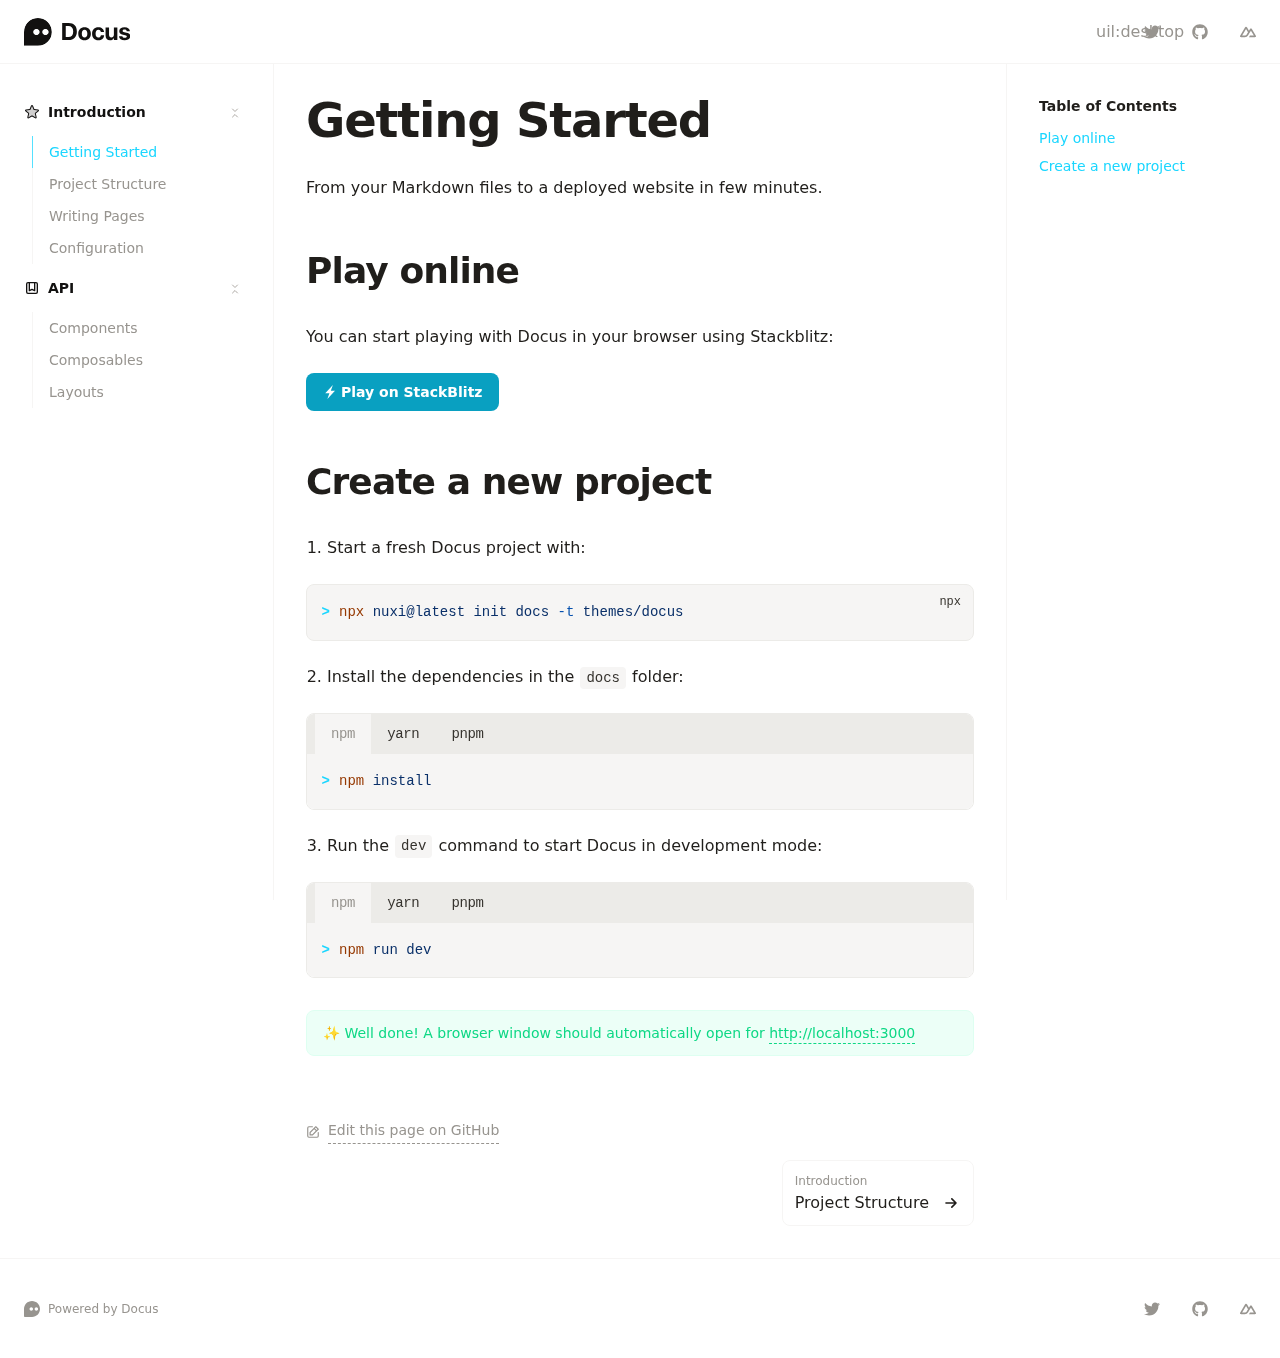
<file: introduction/getting-started/index.html>
<!DOCTYPE html>
<html lang="en">
<head><meta charset="utf-8">
<title>Getting Started · Docus</title>
<meta name="viewport" content="width=device-width, initial-scale=1">
<meta name="twitter:card" content="summary_large_image">
<meta property="og:image" content="https://user-images.githubusercontent.com/904724/185365452-87b7ca7b-6030-4813-a2db-5e65c785bf88.png">
<meta property="og:title" content="Getting Started">
<meta name="description" content="From your Markdown files to a deployed website in few minutes.">
<meta property="og:description" content="From your Markdown files to a deployed website in few minutes."><link rel="modulepreload" as="script" crossorigin href="/_nuxt/entry.1ffc1a4c.js"><link rel="preload" as="style" href="/_nuxt/entry.f6037388.css"><link rel="modulepreload" as="script" crossorigin href="/_nuxt/document-driven.9836dc65.js"><link rel="modulepreload" as="script" crossorigin href="/_nuxt/DocumentDrivenEmpty.76f3a672.js"><link rel="modulepreload" as="script" crossorigin href="/_nuxt/ContentRenderer.587139e9.js"><link rel="modulepreload" as="script" crossorigin href="/_nuxt/ContentRendererMarkdown.cfca8f0c.js"><link rel="modulepreload" as="script" crossorigin href="/_nuxt/DocumentDrivenNotFound.efca6e7f.js"><link rel="preload" as="style" href="/_nuxt/DocumentDrivenNotFound.3b2b8c26.css"><link rel="modulepreload" as="script" crossorigin href="/_nuxt/ButtonLink.899fdaa9.js"><link rel="preload" as="style" href="/_nuxt/ButtonLink.0b266ae3.css"><link rel="modulepreload" as="script" crossorigin href="/_nuxt/ContentSlot.512cd637.js"><link rel="modulepreload" as="script" crossorigin href="/_nuxt/default.f6b10456.js"><link rel="modulepreload" as="script" crossorigin href="/_nuxt/DocsPageLayout.9daac11c.js"><link rel="preload" as="style" href="/_nuxt/DocsPageLayout.d86d6285.css"><link rel="modulepreload" as="script" crossorigin href="/_nuxt/DocsAside.0493c7c1.js"><link rel="preload" as="style" href="/_nuxt/DocsAside.3da749df.css"><link rel="modulepreload" as="script" crossorigin href="/_nuxt/ProseCodeInline.9b9a61a6.js"><link rel="preload" as="style" href="/_nuxt/ProseCodeInline.873c7ac7.css"><link rel="modulepreload" as="script" crossorigin href="/_nuxt/Alert.e0741f79.js"><link rel="preload" as="style" href="/_nuxt/Alert.dcca94b5.css"><link rel="modulepreload" as="script" crossorigin href="/_nuxt/DocsPageBottom.8b7a9528.js"><link rel="preload" as="style" href="/_nuxt/DocsPageBottom.d9748ddb.css"><link rel="modulepreload" as="script" crossorigin href="/_nuxt/ProseA.55dab247.js"><link rel="preload" as="style" href="/_nuxt/ProseA.baee409d.css"><link rel="modulepreload" as="script" crossorigin href="/_nuxt/EditOnLink.vue.3eb2eef2.js"><link rel="modulepreload" as="script" crossorigin href="/_nuxt/DocsPrevNext.6601df65.js"><link rel="preload" as="style" href="/_nuxt/DocsPrevNext.09a503e6.css"><link rel="modulepreload" as="script" crossorigin href="/_nuxt/DocsToc.f62d3fd1.js"><link rel="preload" as="style" href="/_nuxt/DocsToc.da8149e0.css"><link rel="modulepreload" as="script" crossorigin href="/_nuxt/DocsTocLinks.f479fa5d.js"><link rel="preload" as="style" href="/_nuxt/DocsTocLinks.bba25586.css"><link rel="modulepreload" as="script" crossorigin href="/_nuxt/EditOnLink.4f2ffce6.js"><link rel="modulepreload" as="script" crossorigin href="/_nuxt/IconDocus.d1afe7e9.js"><link rel="modulepreload" as="script" crossorigin href="/_nuxt/ProseH1.ed902496.js"><link rel="preload" as="style" href="/_nuxt/ProseH1.6d63403c.css"><link rel="modulepreload" as="script" crossorigin href="/_nuxt/ProseP.ccb85684.js"><link rel="preload" as="style" href="/_nuxt/ProseP.b99f89cd.css"><link rel="modulepreload" as="script" crossorigin href="/_nuxt/ProseH2.aa24f56e.js"><link rel="preload" as="style" href="/_nuxt/ProseH2.3a63b076.css"><link rel="modulepreload" as="script" crossorigin href="/_nuxt/ProseOl.883eac69.js"><link rel="preload" as="style" href="/_nuxt/ProseOl.9d704e97.css"><link rel="modulepreload" as="script" crossorigin href="/_nuxt/ProseLi.9d9cb989.js"><link rel="preload" as="style" href="/_nuxt/ProseLi.a0b5f8a8.css"><link rel="modulepreload" as="script" crossorigin href="/_nuxt/ProseCode.8318db77.js"><link rel="preload" as="style" href="/_nuxt/ProseCode.7fe46a86.css"><link rel="modulepreload" as="script" crossorigin href="/_nuxt/index.9009f699.js"><link rel="modulepreload" as="script" crossorigin href="/_nuxt/CodeGroup.1344064c.js"><link rel="preload" as="style" href="/_nuxt/CodeGroup.890662e9.css"><link rel="modulepreload" as="script" crossorigin href="/_nuxt/TabsHeader.547bd7c6.js"><link rel="preload" as="style" href="/_nuxt/TabsHeader.1d20f5f7.css"><link rel="modulepreload" as="script" crossorigin href="/_nuxt/IconStackBlitz.510880e2.js"><link rel="prefetch" as="style" href="/_nuxt/page.8aba30cd.css"><link rel="prefetch" as="script" crossorigin href="/_nuxt/page.ed1cd155.js"><link rel="prefetch" as="script" crossorigin href="/_nuxt/client-db.96603095.js"><link rel="prefetch" as="script" crossorigin href="/_nuxt/debug.fc53799a.js"><link rel="prefetch" as="style" href="/_nuxt/useStudio.b4354435.css"><link rel="prefetch" as="script" crossorigin href="/_nuxt/useStudio.95c48c34.js"><link rel="prefetch" as="script" crossorigin href="/_nuxt/asyncData.9f0e00a9.js"><link rel="prefetch" as="style" href="/_nuxt/error-404.47a83e66.css"><link rel="prefetch" as="script" crossorigin href="/_nuxt/error-404.25784d8d.js"><link rel="prefetch" as="style" href="/_nuxt/error-500.534ab3f3.css"><link rel="prefetch" as="script" crossorigin href="/_nuxt/error-500.46781de5.js"><style id="pinceau-theme">@media { :root {--pinceau-mq: initial; --docus-loadingBar-gradientColorStop3: #0047e1;--docus-loadingBar-gradientColorStop2: #34cdfe;--docus-loadingBar-gradientColorStop1: #00dc82;--docus-loadingBar-height: 3px;--docus-readableLine: 78ch;--docus-footer-height: 145px;--docus-header-height: 64px;--prose-code-inline-padding: 0.2rem 0.375rem 0.2rem 0.375rem;--prose-code-block-backdropFilter: contrast(1);--prose-code-block-border-style: solid;--prose-code-block-border-width: 1px;--prose-tbody-tr-borderBottom-style: dashed;--prose-tbody-tr-borderBottom-width: 1px;--prose-th-textAlign: inherit;--prose-thead-borderBottom-style: solid;--prose-thead-borderBottom-width: 1px;--prose-thead-border-style: solid;--prose-thead-border-width: 0px;--prose-table-textAlign: start;--prose-hr-width: 1px;--prose-hr-style: solid;--prose-li-listStylePosition: outside;--prose-ol-li-markerColor: currentColor;--prose-ol-paddingInlineStart: 21px;--prose-ol-listStyleType: decimal;--prose-ul-li-markerColor: currentColor;--prose-ul-paddingInlineStart: 21px;--prose-ul-listStyleType: disc;--prose-blockquote-border-style: solid;--prose-blockquote-border-width: 4px;--prose-blockquote-quotes: '201C' '201D' '2018' '2019';--prose-blockquote-paddingInlineStart: 24px;--prose-a-code-color-hover: currentColor;--prose-a-code-color-static: currentColor;--prose-a-hasCode-borderBottom: none;--prose-a-border-distance: 2px;--prose-a-border-color-hover: currentColor;--prose-a-border-color-static: currentColor;--prose-a-border-style-hover: solid;--prose-a-border-style-static: dashed;--prose-a-border-width: 1px;--prose-a-color-static: inherit;--prose-a-textDecoration: none;--prose-h6-margin: 3rem 0 2rem;--prose-h5-margin: 3rem 0 2rem;--prose-h4-margin: 3rem 0 2rem;--prose-h3-margin: 3rem 0 2rem;--prose-h2-margin: 3rem 0 2rem;--prose-h1-margin: 0 0 2rem;--typography-lead-loose: 2;--typography-lead-relaxed: 1.625;--typography-lead-normal: 1.5;--typography-lead-snug: 1.375;--typography-lead-tight: 1.25;--typography-lead-none: 1;--typography-lead-10: 2.5rem;--typography-lead-9: 2.25rem;--typography-lead-8: 2rem;--typography-lead-7: 1.75rem;--typography-lead-6: 1.5rem;--typography-lead-5: 1.25rem;--typography-lead-4: 1rem;--typography-lead-3: .75rem;--typography-lead-2: .5rem;--typography-lead-1: .025rem;--typography-fontWeight-black: 900;--typography-fontWeight-extrabold: 800;--typography-fontWeight-bold: 700;--typography-fontWeight-semibold: 600;--typography-fontWeight-medium: 500;--typography-fontWeight-normal: 400;--typography-fontWeight-light: 300;--typography-fontWeight-extralight: 200;--typography-fontWeight-thin: 100;--typography-fontSize-9xl: 128px;--typography-fontSize-8xl: 96px;--typography-fontSize-7xl: 72px;--typography-fontSize-6xl: 60px;--typography-fontSize-5xl: 48px;--typography-fontSize-4xl: 36px;--typography-fontSize-3xl: 30px;--typography-fontSize-2xl: 24px;--typography-fontSize-xl: 20px;--typography-fontSize-lg: 18px;--typography-fontSize-base: 16px;--typography-fontSize-sm: 14px;--typography-fontSize-xs: 12px;--typography-letterSpacing-wide: 0.025em;--typography-letterSpacing-tight: -0.025em;--typography-verticalMargin-base: 24px;--typography-verticalMargin-sm: 16px;--elements-border-secondary-hover: [object Object];--elements-backdrop-background: #fffc;--elements-backdrop-filter: saturate(200%) blur(20px);--elements-container-maxWidth: 80rem;--lead-loose: 2;--lead-relaxed: 1.625;--lead-normal: 1.5;--lead-snug: 1.375;--lead-tight: 1.25;--lead-none: 1;--lead-10: 2.5rem;--lead-9: 2.25rem;--lead-8: 2rem;--lead-7: 1.75rem;--lead-6: 1.5rem;--lead-5: 1.25rem;--lead-4: 1rem;--lead-3: .75rem;--lead-2: .5rem;--lead-1: .025rem;--letterSpacing-widest: 0.1em;--letterSpacing-wider: 0.05em;--letterSpacing-wide: 0.025em;--letterSpacing-normal: 0em;--letterSpacing-tight: -0.025em;--letterSpacing-tighter: -0.05em;--fontSize-9xl: 8rem;--fontSize-8xl: 6rem;--fontSize-7xl: 4.5rem;--fontSize-6xl: 3.75rem;--fontSize-5xl: 3rem;--fontSize-4xl: 2.25rem;--fontSize-3xl: 1.875rem;--fontSize-2xl: 1.5rem;--fontSize-xl: 1.25rem;--fontSize-lg: 1.125rem;--fontSize-base: 1rem;--fontSize-sm: 0.875rem;--fontSize-xs: 0.75rem;--fontWeight-black: 900;--fontWeight-extrabold: 800;--fontWeight-bold: 700;--fontWeight-semibold: 600;--fontWeight-medium: 500;--fontWeight-normal: 400;--fontWeight-light: 300;--fontWeight-extralight: 200;--fontWeight-thin: 100;--font-mono: ui-monospace, SFMono-Regular, Menlo, Monaco, Consolas, Liberation Mono, Courier New, monospace;--font-serif: ui-serif, Georgia, Cambria, Times New Roman, Times, serif;--font-sans: ui-sans-serif, system-ui, -apple-system, BlinkMacSystemFont, Segoe UI, Roboto, Helvetica Neue, Arial, Noto Sans, sans-serif, Apple Color Emoji, Segoe UI Emoji, Segoe UI Symbol, Noto Color Emoji;--opacity-total: 1;--opacity-high: 0.8;--opacity-medium: 0.5;--opacity-soft: 0.3;--opacity-light: 0.15;--opacity-bright: 0.1;--opacity-noOpacity: 0;--borderWidth-lg: 3px;--borderWidth-md: 2px;--borderWidth-sm: 1px;--borderWidth-noBorder: 0;--space-rem-875: 0.875rem;--space-rem-625: 0.625rem;--space-rem-375: 0.375rem;--space-rem-125: 0.125rem;--space-px: 1px;--space-128: 32rem;--space-96: 24rem;--space-80: 20rem;--space-72: 18rem;--space-64: 16rem;--space-60: 15rem;--space-56: 14rem;--space-52: 13rem;--space-48: 12rem;--space-44: 11rem;--space-40: 10rem;--space-36: 9rem;--space-32: 8rem;--space-28: 7rem;--space-24: 6rem;--space-20: 5rem;--space-16: 4rem;--space-14: 3.5rem;--space-12: 3rem;--space-11: 2.75rem;--space-10: 2.5rem;--space-9: 2.25rem;--space-8: 2rem;--space-7: 1.75rem;--space-6: 1.5rem;--space-5: 1.25rem;--space-4: 1rem;--space-3: 0.75rem;--space-2: 0.5rem;--space-1: 0.25rem;--space-0: 0px;--size-full: 100%;--size-7xl: 80rem;--size-6xl: 72rem;--size-5xl: 64rem;--size-4xl: 56rem;--size-3xl: 48rem;--size-2xl: 42rem;--size-xl: 36rem;--size-lg: 32rem;--size-md: 28rem;--size-sm: 24rem;--size-xs: 20rem;--size-200: 200px;--size-104: 104px;--size-80: 80px;--size-64: 64px;--size-56: 56px;--size-48: 48px;--size-40: 40px;--size-32: 32px;--size-24: 24px;--size-20: 20px;--size-16: 16px;--size-12: 12px;--size-8: 8px;--size-6: 6px;--size-4: 4px;--size-2: 2px;--size-0: 0px;--radii-full: 9999px;--radii-3xl: 1.75rem;--radii-2xl: 1.5rem;--radii-xl: 1rem;--radii-lg: 0.75rem;--radii-md: 0.5rem;--radii-sm: 0.375rem;--radii-xs: 0.25rem;--radii-2xs: 0.125rem;--radii-none: 0px;--shadow-none: 0px 0px 0px 0px transparent;--height-screen: 100vh;--width-screen: 100vw;--color-primary-900: #001A1F;--color-primary-800: #00232B;--color-primary-700: #024757;--color-primary-600: #09A0C1;--color-primary-500: #1AD6FF;--color-primary-400: #55E1FF;--color-primary-300: #82E3FF;--color-primary-200: #C5F2FF;--color-primary-100: #DCF7FF;--color-primary-50: #F1FCFF;--color-ruby-900: #380011;--color-ruby-800: #700021;--color-ruby-700: #a90032;--color-ruby-600: #e10043;--color-ruby-500: #ff1a5e;--color-ruby-400: #ff4079;--color-ruby-300: #ff6694;--color-ruby-200: #ff8dae;--color-ruby-100: #ffb3c9;--color-ruby-50: #ffd9e4;--color-pink-900: #380025;--color-pink-800: #70004b;--color-pink-700: #a90070;--color-pink-600: #e10095;--color-pink-500: #ff1ab2;--color-pink-400: #ff40bf;--color-pink-300: #ff66cc;--color-pink-200: #ff8dd8;--color-pink-100: #ffb3e5;--color-pink-50: #ffd9f2;--color-purple-900: #190038;--color-purple-800: #330070;--color-purple-700: #4c00a9;--color-purple-600: #6500e1;--color-purple-500: #811aff;--color-purple-400: #9640ff;--color-purple-300: #ab66ff;--color-purple-200: #c08dff;--color-purple-100: #d5b3ff;--color-purple-50: #ead9ff;--color-royalblue-900: #0b0531;--color-royalblue-800: #160a62;--color-royalblue-700: #211093;--color-royalblue-600: #2c15c4;--color-royalblue-500: #4127e8;--color-royalblue-400: #614bec;--color-royalblue-300: #806ff0;--color-royalblue-200: #a093f3;--color-royalblue-100: #c0b7f7;--color-royalblue-50: #dfdbfb;--color-indigoblue-900: #001238;--color-indigoblue-800: #002370;--color-indigoblue-700: #0035a9;--color-indigoblue-600: #0047e1;--color-indigoblue-500: #1a62ff;--color-indigoblue-400: #407cff;--color-indigoblue-300: #6696ff;--color-indigoblue-200: #8db0ff;--color-indigoblue-100: #b3cbff;--color-indigoblue-50: #d9e5ff;--color-blue-900: #00131D;--color-blue-800: #002235;--color-blue-700: #014267;--color-blue-600: #0069A6;--color-blue-500: #1AADFF;--color-blue-400: #64C7FF;--color-blue-300: #A1DDFF;--color-blue-200: #C6EAFF;--color-blue-100: #DFF3FF;--color-blue-50: #F2FAFF;--color-lightblue-900: #002e38;--color-lightblue-800: #005c70;--color-lightblue-700: #008aa9;--color-lightblue-600: #00b9e1;--color-lightblue-500: #1ad6ff;--color-lightblue-400: #40ddff;--color-lightblue-300: #66e4ff;--color-lightblue-200: #8deaff;--color-lightblue-100: #b3f1ff;--color-lightblue-50: #d9f8ff;--color-teal-900: #062a28;--color-teal-800: #0b544f;--color-teal-700: #117d77;--color-teal-600: #16a79e;--color-teal-500: #1cd1c6;--color-teal-400: #36e4da;--color-teal-300: #5fe9e1;--color-teal-200: #87efe9;--color-teal-100: #aff4f0;--color-teal-50: #d7faf8;--color-pear-900: #2a2b09;--color-pear-800: #545512;--color-pear-700: #7e801b;--color-pear-600: #a8aa24;--color-pear-500: #d0d32f;--color-pear-400: #d8da52;--color-pear-300: #e0e274;--color-pear-200: #e8e997;--color-pear-100: #eff0ba;--color-pear-50: #f7f8dc;--color-red-900: #1C0301;--color-red-800: #340A01;--color-red-700: #701704;--color-red-600: #BB2402;--color-red-500: #FF3B10;--color-red-400: #FF7353;--color-red-300: #FFA692;--color-red-200: #FFDED7;--color-red-100: #FFF3F0;--color-red-50: #FFF9F8;--color-orange-900: #381800;--color-orange-800: #702f00;--color-orange-700: #a94700;--color-orange-600: #e15e00;--color-orange-500: #ff7a1a;--color-orange-400: #ff9040;--color-orange-300: #ffa666;--color-orange-200: #ffbd8d;--color-orange-100: #ffd3b3;--color-orange-50: #ffe9d9;--color-yellow-900: #1B1500;--color-yellow-800: #292100;--color-yellow-700: #614E02;--color-yellow-600: #CBA408;--color-yellow-500: #FBCA05;--color-yellow-400: #FFDC4E;--color-yellow-300: #FFE372;--color-yellow-200: #FFF0B1;--color-yellow-100: #FFF6D3;--color-yellow-50: #FFFCEE;--color-green-900: #00190F;--color-green-800: #002817;--color-green-700: #006037;--color-green-600: #00B467;--color-green-500: #0DD885;--color-green-400: #3CEEA5;--color-green-300: #86FBCB;--color-green-200: #C3FFE6;--color-green-100: #DEFFF1;--color-green-50: #ECFFF7;--color-gray-900: #121110;--color-gray-800: #201E1B;--color-gray-700: #36332E;--color-gray-600: #67635D;--color-gray-500: #97948F;--color-gray-400: #ADA9A4;--color-gray-300: #DBD9D3;--color-gray-200: #ECEBE8;--color-gray-100: #F6F5F4;--color-gray-50: #FBFBFB;--color-black: #0B0A0A;--color-white: #ffffff;--media-portrait: only screen and (orientation: portrait);--media-landscape: only screen and (orientation: landscape);--media-rm: (prefers-reduced-motion: reduce);--media-2xl: (min-width: 1536px);--media-xl: (min-width: 1280px);--media-lg: (min-width: 1024px);--media-md: (min-width: 768px);--media-sm: (min-width: 640px);--media-xs: (min-width: 475px);--docus-footer-padding: var(--space-4) 0;--docus-header-title-color-hover: var(--color-primary-500);--docus-header-title-color-static: var(--color-gray-900);--docus-header-title-fontWeight: var(--fontWeight-bold);--docus-header-title-fontSize: var(--fontSize-2xl);--docus-header-logo-height: var(--space-6);--docus-body-fontFamily: var(--font-sans);--docus-body-color: var(--color-gray-800);--docus-body-backgroundColor: var(--color-white);--prose-code-inline-fontWeight: var(--typography-fontWeight-normal);--prose-code-inline-fontSize: var(--typography-fontSize-sm);--prose-code-inline-borderRadius: var(--radii-xs);--prose-code-block-pre-padding: var(--typography-verticalMargin-sm);--prose-code-block-margin: var(--typography-verticalMargin-base) 0;--prose-code-block-fontSize: var(--typography-fontSize-sm);--prose-tbody-code-inline-fontSize: var(--typography-fontSize-sm);--prose-tbody-td-padding: var(--typography-verticalMargin-sm);--prose-th-fontWeight: var(--typography-fontWeight-semibold);--prose-th-padding: 0 var(--typography-verticalMargin-sm) var(--typography-verticalMargin-sm) var(--typography-verticalMargin-sm);--prose-table-lineHeight: var(--typography-lead-6);--prose-table-fontSize: var(--typography-fontSize-sm);--prose-table-margin: var(--typography-verticalMargin-base) 0;--prose-hr-margin: var(--typography-verticalMargin-base) 0;--prose-li-margin: var(--typography-verticalMargin-sm) 0;--prose-ol-margin: var(--typography-verticalMargin-base) 0;--prose-ul-margin: var(--typography-verticalMargin-base) 0;--prose-blockquote-margin: var(--typography-verticalMargin-base) 0;--prose-a-code-border-style: var(--prose-a-border-style-static);--prose-a-code-border-width: var(--prose-a-border-width);--prose-a-fontWeight: var(--typography-fontWeight-medium);--prose-img-margin: var(--typography-verticalMargin-base) 0;--prose-strong-fontWeight: var(--typography-fontWeight-semibold);--prose-h6-iconSize: var(--typography-fontSize-base);--prose-h6-fontWeight: var(--typography-fontWeight-semibold);--prose-h6-lineHeight: var(--typography-lead-normal);--prose-h6-fontSize: var(--typography-fontSize-lg);--prose-h5-iconSize: var(--typography-fontSize-lg);--prose-h5-fontWeight: var(--typography-fontWeight-semibold);--prose-h5-lineHeight: var(--typography-lead-snug);--prose-h5-fontSize: var(--typography-fontSize-xl);--prose-h4-iconSize: var(--typography-fontSize-lg);--prose-h4-letterSpacing: var(--typography-letterSpacing-tight);--prose-h4-fontWeight: var(--typography-fontWeight-semibold);--prose-h4-lineHeight: var(--typography-lead-snug);--prose-h4-fontSize: var(--typography-fontSize-2xl);--prose-h3-iconSize: var(--typography-fontSize-xl);--prose-h3-letterSpacing: var(--typography-letterSpacing-tight);--prose-h3-fontWeight: var(--typography-fontWeight-semibold);--prose-h3-lineHeight: var(--typography-lead-snug);--prose-h3-fontSize: var(--typography-fontSize-3xl);--prose-h2-iconSize: var(--typography-fontSize-2xl);--prose-h2-letterSpacing: var(--typography-letterSpacing-tight);--prose-h2-fontWeight: var(--typography-fontWeight-semibold);--prose-h2-lineHeight: var(--typography-lead-tight);--prose-h2-fontSize: var(--typography-fontSize-4xl);--prose-h1-iconSize: var(--typography-fontSize-3xl);--prose-h1-letterSpacing: var(--typography-letterSpacing-tight);--prose-h1-fontWeight: var(--typography-fontWeight-bold);--prose-h1-lineHeight: var(--typography-lead-tight);--prose-h1-fontSize: var(--typography-fontSize-5xl);--prose-p-br-margin: var(--typography-verticalMargin-base) 0 0 0;--prose-p-margin: var(--typography-verticalMargin-base) 0;--prose-p-lineHeight: var(--typography-lead-normal);--prose-p-fontSize: var(--typography-fontSize-base);--typography-color-secondary-900: var(--color-gray-900);--typography-color-secondary-800: var(--color-gray-800);--typography-color-secondary-700: var(--color-gray-700);--typography-color-secondary-600: var(--color-gray-600);--typography-color-secondary-500: var(--color-gray-500);--typography-color-secondary-400: var(--color-gray-400);--typography-color-secondary-300: var(--color-gray-300);--typography-color-secondary-200: var(--color-gray-200);--typography-color-secondary-100: var(--color-gray-100);--typography-color-secondary-50: var(--color-gray-50);--typography-color-primary-900: var(--color-primary-900);--typography-color-primary-800: var(--color-primary-800);--typography-color-primary-700: var(--color-primary-700);--typography-color-primary-600: var(--color-primary-600);--typography-color-primary-500: var(--color-primary-500);--typography-color-primary-400: var(--color-primary-400);--typography-color-primary-300: var(--color-primary-300);--typography-color-primary-200: var(--color-primary-200);--typography-color-primary-100: var(--color-primary-100);--typography-color-primary-50: var(--color-primary-50);--typography-font-code: var(--font-mono);--typography-font-body: var(--font-sans);--typography-font-display: var(--font-sans);--typography-body-backgroundColor: var(--color-white);--typography-body-color: var(--color-black);--elements-state-danger-borderColor-secondary: var(--color-red-200);--elements-state-danger-borderColor-primary: var(--color-red-100);--elements-state-danger-backgroundColor-secondary: var(--color-red-100);--elements-state-danger-backgroundColor-primary: var(--color-red-50);--elements-state-danger-color-secondary: var(--color-red-600);--elements-state-danger-color-primary: var(--color-red-500);--elements-state-warning-borderColor-secondary: var(--color-yellow-200);--elements-state-warning-borderColor-primary: var(--color-yellow-100);--elements-state-warning-backgroundColor-secondary: var(--color-yellow-100);--elements-state-warning-backgroundColor-primary: var(--color-yellow-50);--elements-state-warning-color-secondary: var(--color-yellow-700);--elements-state-warning-color-primary: var(--color-yellow-600);--elements-state-success-borderColor-secondary: var(--color-green-200);--elements-state-success-borderColor-primary: var(--color-green-100);--elements-state-success-backgroundColor-secondary: var(--color-green-100);--elements-state-success-backgroundColor-primary: var(--color-green-50);--elements-state-success-color-secondary: var(--color-green-600);--elements-state-success-color-primary: var(--color-green-500);--elements-state-info-borderColor-secondary: var(--color-blue-200);--elements-state-info-borderColor-primary: var(--color-blue-100);--elements-state-info-backgroundColor-secondary: var(--color-blue-100);--elements-state-info-backgroundColor-primary: var(--color-blue-50);--elements-state-info-color-secondary: var(--color-blue-600);--elements-state-info-color-primary: var(--color-blue-500);--elements-state-primary-borderColor-secondary: var(--color-primary-200);--elements-state-primary-borderColor-primary: var(--color-primary-100);--elements-state-primary-backgroundColor-secondary: var(--color-primary-100);--elements-state-primary-backgroundColor-primary: var(--color-primary-50);--elements-state-primary-color-secondary: var(--color-primary-700);--elements-state-primary-color-primary: var(--color-primary-600);--elements-surface-secondary-backgroundColor: var(--color-gray-200);--elements-surface-primary-backgroundColor: var(--color-gray-100);--elements-surface-background-base: var(--color-gray-100);--elements-border-secondary-static: var(--color-gray-200);--elements-border-primary-hover: var(--color-gray-200);--elements-border-primary-static: var(--color-gray-100);--elements-container-padding-md: var(--space-6);--elements-container-padding-sm: var(--space-6);--elements-container-padding-xs: var(--space-4);--elements-container-padding-mobile: var(--space-4);--elements-text-secondary-color-hover: var(--color-gray-700);--elements-text-secondary-color-static: var(--color-gray-500);--elements-text-primary-color-static: var(--color-gray-900);--text-6xl-lineHeight: var(--lead-none);--text-6xl-fontSize: var(--fontSize-6xl);--text-5xl-lineHeight: var(--lead-none);--text-5xl-fontSize: var(--fontSize-5xl);--text-4xl-lineHeight: var(--lead-10);--text-4xl-fontSize: var(--fontSize-4xl);--text-3xl-lineHeight: var(--lead-9);--text-3xl-fontSize: var(--fontSize-3xl);--text-2xl-lineHeight: var(--lead-8);--text-2xl-fontSize: var(--fontSize-2xl);--text-xl-lineHeight: var(--lead-7);--text-xl-fontSize: var(--fontSize-xl);--text-lg-lineHeight: var(--lead-7);--text-lg-fontSize: var(--fontSize-lg);--text-base-lineHeight: var(--lead-6);--text-base-fontSize: var(--fontSize-base);--text-sm-lineHeight: var(--lead-5);--text-sm-fontSize: var(--fontSize-sm);--text-xs-lineHeight: var(--lead-4);--text-xs-fontSize: var(--fontSize-xs);--color-shadow: var(--color-gray-400);--color-secondary-900: var(--color-gray-900);--color-secondary-800: var(--color-gray-800);--color-secondary-700: var(--color-gray-700);--color-secondary-600: var(--color-gray-600);--color-secondary-500: var(--color-gray-500);--color-secondary-400: var(--color-gray-400);--color-secondary-300: var(--color-gray-300);--color-secondary-200: var(--color-gray-200);--color-secondary-100: var(--color-gray-100);--color-secondary-50: var(--color-gray-50);--prose-code-inline-backgroundColor: var(--typography-color-secondary-100);--prose-code-inline-color: var(--typography-color-secondary-700);--prose-code-block-backgroundColor: var(--typography-color-secondary-100);--prose-code-block-color: var(--typography-color-secondary-700);--prose-code-block-border-color: var(--typography-color-secondary-200);--prose-tbody-tr-borderBottom-color: var(--typography-color-secondary-200);--prose-th-color: var(--typography-color-secondary-600);--prose-thead-borderBottom-color: var(--typography-color-secondary-200);--prose-thead-border-color: var(--typography-color-secondary-300);--prose-hr-color: var(--typography-color-secondary-200);--prose-blockquote-border-color: var(--typography-color-secondary-200);--prose-blockquote-color: var(--typography-color-secondary-500);--prose-a-code-background-hover: var(--typography-color-primary-50);--prose-a-code-border-color-hover: var(--typography-color-primary-500);--prose-a-code-border-color-static: var(--typography-color-secondary-400);--prose-a-color-hover: var(--typography-color-primary-500);--shadow-2xl: 0px 25px 50px -12px var(--color-shadow);--shadow-xl: 0px 20px 25px -5px var(--color-shadow), 0px 8px 10px -6px var(--color-shadow);--shadow-lg: 0px 10px 15px -3px var(--color-shadow), 0px 4px 6px -4px var(--color-shadow);--shadow-md: 0px 4px 6px -1px var(--color-shadow), 0px 2px 4px -2px var(--color-shadow);--shadow-sm: 0px 1px 3px 0px var(--color-shadow), 0px 1px 2px -1px var(--color-shadow);--shadow-xs: 0px 1px 2px 0px var(--color-shadow); } }@media { :root.dark {--pinceau-mq: dark; --prose-code-block-backdropFilter: contrast(1);--prose-ol-li-markerColor: currentColor;--prose-ul-li-markerColor: currentColor;--prose-a-code-color-hover: currentColor;--prose-a-code-color-static: currentColor;--prose-a-border-color-hover: currentColor;--prose-a-border-color-static: currentColor;--prose-a-color-static: inherit;--elements-backdrop-background: #0c0d0ccc;--docus-header-title-color-static: var(--color-gray-100);--docus-body-color: var(--color-gray-200);--docus-body-backgroundColor: var(--color-black);--typography-body-backgroundColor: var(--color-black);--typography-body-color: var(--color-white);--elements-state-danger-borderColor-secondary: var(--color-red-700);--elements-state-danger-borderColor-primary: var(--color-red-800);--elements-state-danger-backgroundColor-secondary: var(--color-red-800);--elements-state-danger-backgroundColor-primary: var(--color-red-900);--elements-state-danger-color-secondary: var(--color-red-200);--elements-state-danger-color-primary: var(--color-red-300);--elements-state-warning-borderColor-secondary: var(--color-yellow-700);--elements-state-warning-borderColor-primary: var(--color-yellow-800);--elements-state-warning-backgroundColor-secondary: var(--color-yellow-800);--elements-state-warning-backgroundColor-primary: var(--color-yellow-900);--elements-state-warning-color-secondary: var(--color-yellow-200);--elements-state-warning-color-primary: var(--color-yellow-400);--elements-state-success-borderColor-secondary: var(--color-green-700);--elements-state-success-borderColor-primary: var(--color-green-800);--elements-state-success-backgroundColor-secondary: var(--color-green-800);--elements-state-success-backgroundColor-primary: var(--color-green-900);--elements-state-success-color-secondary: var(--color-green-200);--elements-state-success-color-primary: var(--color-green-400);--elements-state-info-borderColor-secondary: var(--color-blue-700);--elements-state-info-borderColor-primary: var(--color-blue-800);--elements-state-info-backgroundColor-secondary: var(--color-blue-800);--elements-state-info-backgroundColor-primary: var(--color-blue-900);--elements-state-info-color-secondary: var(--color-blue-200);--elements-state-info-color-primary: var(--color-blue-400);--elements-state-primary-borderColor-secondary: var(--color-primary-700);--elements-state-primary-borderColor-primary: var(--color-primary-800);--elements-state-primary-backgroundColor-secondary: var(--color-primary-800);--elements-state-primary-backgroundColor-primary: var(--color-primary-900);--elements-state-primary-color-secondary: var(--color-primary-200);--elements-state-primary-color-primary: var(--color-primary-400);--elements-surface-secondary-backgroundColor: var(--color-gray-800);--elements-surface-primary-backgroundColor: var(--color-gray-900);--elements-surface-background-base: var(--color-gray-900);--elements-border-secondary-static: var(--color-gray-800);--elements-border-primary-hover: var(--color-gray-800);--elements-border-primary-static: var(--color-gray-900);--elements-text-secondary-color-hover: var(--color-gray-200);--elements-text-secondary-color-static: var(--color-gray-400);--elements-text-primary-color-static: var(--color-gray-50);--color-shadow: var(--color-gray-800);--prose-code-inline-backgroundColor: var(--typography-color-secondary-800);--prose-code-inline-color: var(--typography-color-secondary-200);--prose-code-block-backgroundColor: var(--typography-color-secondary-900);--prose-code-block-color: var(--typography-color-secondary-200);--prose-code-block-border-color: var(--typography-color-secondary-800);--prose-tbody-tr-borderBottom-color: var(--typography-color-secondary-800);--prose-th-color: var(--typography-color-secondary-400);--prose-thead-borderBottom-color: var(--typography-color-secondary-800);--prose-thead-border-color: var(--typography-color-secondary-600);--prose-hr-color: var(--typography-color-secondary-800);--prose-blockquote-border-color: var(--typography-color-secondary-700);--prose-blockquote-color: var(--typography-color-secondary-400);--prose-a-code-background-hover: var(--typography-color-primary-900);--prose-a-code-border-color-hover: var(--typography-color-primary-600);--prose-a-code-border-color-static: var(--typography-color-secondary-600);--prose-a-color-hover: var(--typography-color-primary-400); } }@media (min-width: 640px) { :root {--pinceau-mq: sm; --docus-footer-height: 100px;--docus-header-logo-height: var(--space-7); } }</style><style id="pinceau-runtime-hydratable">@media{.phy[--]{--puid:4gqKv6-v;}.pv-oI7eJK{padding-left:var(--elements-container-padding-mobile);padding-right:var(--elements-container-padding-mobile);}@media (min-width: 475px){.pv-oI7eJK{padding-left:var(--elements-container-padding-xs);padding-right:var(--elements-container-padding-xs);}}@media (min-width: 640px){.pv-oI7eJK{padding-left:var(--elements-container-padding-sm);padding-right:var(--elements-container-padding-sm);}}@media (min-width: 768px){.pv-oI7eJK{padding-left:var(--elements-container-padding-md);padding-right:var(--elements-container-padding-md);}}} @media{.phy[--]{--puid:-9faUo-v;}.pv-EJtqca{max-width:var(--elements-container-maxWidth);padding-left:var(--elements-container-padding-mobile);padding-right:var(--elements-container-padding-mobile);}@media (min-width: 475px){.pv-EJtqca{padding-left:var(--elements-container-padding-xs);padding-right:var(--elements-container-padding-xs);}}@media (min-width: 640px){.pv-EJtqca{padding-left:var(--elements-container-padding-sm);padding-right:var(--elements-container-padding-sm);}}@media (min-width: 768px){.pv-EJtqca{padding-left:var(--elements-container-padding-md);padding-right:var(--elements-container-padding-md);}}} @media{.phy[--]{--puid:vMDd3Y-c;}.pc-vMDd3Y[data-v-614b3880]{---ym9-button-primary:var(--color-primary-600);---a23-button-secondary:var(--color-primary-500);}} @media{.phy[--]{--puid:vMDd3Y-v;}.pv-Bny2QK{padding:var(--space-2) var(--space-4);font-size:var(--text-sm-fontSize);line-height:var(--text-sm-lineHeight);}} </style><link rel="stylesheet" href="/_nuxt/entry.f6037388.css"><link rel="stylesheet" href="/_nuxt/DocumentDrivenNotFound.3b2b8c26.css"><link rel="stylesheet" href="/_nuxt/ButtonLink.0b266ae3.css"><link rel="stylesheet" href="/_nuxt/DocsPageLayout.d86d6285.css"><link rel="stylesheet" href="/_nuxt/DocsAside.3da749df.css"><link rel="stylesheet" href="/_nuxt/ProseCodeInline.873c7ac7.css"><link rel="stylesheet" href="/_nuxt/Alert.dcca94b5.css"><link rel="stylesheet" href="/_nuxt/DocsPageBottom.d9748ddb.css"><link rel="stylesheet" href="/_nuxt/ProseA.baee409d.css"><link rel="stylesheet" href="/_nuxt/DocsPrevNext.09a503e6.css"><link rel="stylesheet" href="/_nuxt/DocsToc.da8149e0.css"><link rel="stylesheet" href="/_nuxt/DocsTocLinks.bba25586.css"><link rel="stylesheet" href="/_nuxt/ProseH1.6d63403c.css"><link rel="stylesheet" href="/_nuxt/ProseP.b99f89cd.css"><link rel="stylesheet" href="/_nuxt/ProseH2.3a63b076.css"><link rel="stylesheet" href="/_nuxt/ProseOl.9d704e97.css"><link rel="stylesheet" href="/_nuxt/ProseLi.a0b5f8a8.css"><link rel="stylesheet" href="/_nuxt/ProseCode.7fe46a86.css"><link rel="stylesheet" href="/_nuxt/CodeGroup.890662e9.css"><link rel="stylesheet" href="/_nuxt/TabsHeader.1d20f5f7.css"><script>"use strict";(()=>{const a=window,e=document.documentElement,m=["dark","light"],c=window.localStorage.getItem("nuxt-color-mode")||"system";let n=c==="system"?f():c;const l=e.getAttribute("data-color-mode-forced");l&&(n=l),i(n),a["__NUXT_COLOR_MODE__"]={preference:c,value:n,getColorScheme:f,addColorScheme:i,removeColorScheme:d};function i(o){const t=""+o+"",s="theme";e.classList?e.classList.add(t):e.className+=" "+t,s&&e.setAttribute("data-"+s,o)}function d(o){const t=""+o+"",s="theme";e.classList?e.classList.remove(t):e.className=e.className.replace(new RegExp(t,"g"),""),s&&e.removeAttribute("data-"+s)}function r(o){return a.matchMedia("(prefers-color-scheme"+o+")")}function f(){if(a.matchMedia&&r("").media!=="not all"){for(const o of m)if(r(":"+o).matches)return o}return"light"}})();
</script></head>
<body ><!----><!--teleport anchor--><div id="__nuxt"><div class="app-layout" data-v-b8abb6d6><div class="nuxt-progress" style="width:0%;opacity:0;background-size:Infinity% auto;" data-v-b8abb6d6></div><header class="has-dialog" data-v-b8abb6d6 data-v-df8d88e4><div class="container pv-oI7eJK pc-4gqKv6" data-v-df8d88e4 data-v-6d327d86><!--[--><div class="section left" data-v-df8d88e4><!--[--><button aria-label="Menu" data-v-16377c12><svg xmlns="http://www.w3.org/2000/svg" xmlns:xlink="http://www.w3.org/1999/xlink" role="img" class="icon" data-v-16377c12 style="" width="1em" height="1em" viewBox="0 0 24 24" data-v-121c6e7d><path fill="none" stroke="currentColor" stroke-linecap="round" stroke-linejoin="round" stroke-width="2" d="M4 6h16M4 12h16M4 18h16"/></svg></button><!--teleport start--><!--teleport end--><!--]--><a href="/" class="navbar-logo" aria-label="Docus" data-v-df8d88e4 data-v-c7ad16d9><span class="logo" data-v-c7ad16d9><svg viewbox="0 0 167 44" fill="none" xmlns="http://www.w3.org/2000/svg" data-v-c7ad16d9 data-v-b2e79d72><path d="M60 34.5945H70.2569C78.3172 34.5945 83.064 29.6369 83.064 21.1959V21.159C83.064 12.7365 78.2986 8 70.2569 8H60V34.5945ZM65.6217 29.987V12.5891H69.5867C74.5197 12.5891 77.3306 15.63 77.3306 21.1775V21.2143C77.3306 26.9645 74.6128 29.987 69.5867 29.987H65.6217Z" fill="currentColor" data-v-b2e79d72></path><path d="M95.1966 35C101.228 35 105.081 31.1666 105.081 24.716V24.6792C105.081 18.284 101.153 14.4321 95.178 14.4321C89.2211 14.4321 85.312 18.3208 85.312 24.6792V24.716C85.312 31.1481 89.1281 35 95.1966 35ZM95.2152 30.7795C92.5346 30.7795 90.8407 28.5863 90.8407 24.716V24.6792C90.8407 20.8642 92.5532 18.6526 95.178 18.6526C97.8213 18.6526 99.5525 20.8642 99.5525 24.6792V24.716C99.5525 28.5679 97.8585 30.7795 95.2152 30.7795Z" fill="currentColor" data-v-b2e79d72></path><path d="M116.823 35C122.147 35 125.59 31.7195 125.851 27.4068V27.2962H120.788L120.769 27.4621C120.397 29.4526 119.038 30.7795 116.86 30.7795C114.179 30.7795 112.504 28.5863 112.504 24.716V24.6976C112.504 20.9195 114.179 18.6526 116.841 18.6526C119.094 18.6526 120.415 20.0901 120.751 21.97L120.788 22.1358H125.832V22.0068C125.628 17.7311 122.184 14.4321 116.767 14.4321C110.792 14.4321 106.975 18.3577 106.975 24.6792V24.6976C106.975 31.0744 110.736 35 116.823 35Z" fill="currentColor" data-v-b2e79d72></path><path d="M135.08 35C138.095 35 140.143 33.5993 141.167 31.3324H141.278V34.5945H146.714V14.8375H141.278V26.1904C141.278 28.7706 139.733 30.5399 137.295 30.5399C134.856 30.5399 133.628 29.0471 133.628 26.4669V14.8375H128.192V27.5911C128.192 32.2171 130.687 35 135.08 35Z" fill="currentColor" data-v-b2e79d72></path><path d="M158.27 35C163.407 35 167 32.4567 167 28.5863V28.5679C167 25.656 165.287 24.0341 161.118 23.1679L157.73 22.4491C155.719 22.0253 155.031 21.3618 155.031 20.3481V20.3297C155.031 19.058 156.203 18.2287 158.083 18.2287C160.094 18.2287 161.267 19.2976 161.453 20.7167L161.471 20.8642H166.479V20.6799C166.348 17.215 163.389 14.4321 158.083 14.4321C153.001 14.4321 149.725 16.8648 149.725 20.6246V20.643C149.725 23.5918 151.68 25.5085 155.552 26.3195L158.94 27.0198C160.894 27.4437 161.564 28.0519 161.564 29.1024V29.1208C161.564 30.3925 160.317 31.185 158.27 31.185C156.092 31.185 154.919 30.2819 154.565 28.7338L154.528 28.5679H149.223L149.241 28.7338C149.669 32.4751 152.741 35 158.27 35Z" fill="currentColor" data-v-b2e79d72></path><mask id="mask0_109_36" style="mask-type:alpha;" maskUnits="userSpaceOnUse" x="0" y="0" width="44" height="44" data-v-b2e79d72><path fill-rule="evenodd" clip-rule="evenodd" d="M0 21.8104C0 9.76479 9.80347 0 21.8967 0C33.99 0 43.7935 9.76479 43.7935 21.8104C43.7935 33.8559 33.99 43.6207 21.8967 43.6207H0V21.8104ZM19.5294 17.0944C22.1442 17.0944 24.2641 19.2059 24.2641 21.8104C24.2641 24.4148 22.1442 26.526 19.5294 26.526C16.9147 26.526 14.7948 24.4148 14.7948 21.8101C14.7948 19.2059 16.9147 17.0944 19.5294 17.0944V17.0944ZM38.4674 21.8104C38.4674 19.2059 36.3475 17.0944 33.7328 17.0944C31.1183 17.0944 28.9984 19.2059 28.9984 21.8104C28.9984 24.4148 31.1183 26.526 33.7328 26.526C36.3475 26.526 38.4674 24.4148 38.4674 21.8101V21.8104Z" fill="white" data-v-b2e79d72></path></mask><g mask="url(#mask0_109_36)" data-v-b2e79d72><path fill-rule="evenodd" clip-rule="evenodd" d="M0 21.8104C0 9.76479 9.80347 0 21.8967 0C33.99 0 43.7935 9.76479 43.7935 21.8104C43.7935 33.8559 33.99 43.6207 21.8967 43.6207H0V21.8104ZM19.5294 17.0944C22.1442 17.0944 24.2641 19.2059 24.2641 21.8104C24.2641 24.4148 22.1442 26.526 19.5294 26.526C16.9147 26.526 14.7948 24.4148 14.7948 21.8101C14.7948 19.2059 16.9147 17.0944 19.5294 17.0944V17.0944ZM38.4674 21.8104C38.4674 19.2059 36.3475 17.0944 33.7328 17.0944C31.1183 17.0944 28.9984 19.2059 28.9984 21.8104C28.9984 24.4148 31.1183 26.526 33.7328 26.526C36.3475 26.526 38.4674 24.4148 38.4674 21.8101V21.8104Z" fill="currentColor" data-v-b2e79d72></path><path d="M9.9987e-06 43.6206H-0.156525V43.7762H9.9987e-06V43.6206ZM21.8967 -0.156006C9.71704 -0.156006 -0.156525 9.67861 -0.156525 21.8106H0.156545C0.156545 9.8508 9.88991 0.155828 21.8967 0.155828V-0.156006ZM43.9497 21.8103C43.9497 9.67861 34.0764 -0.156006 21.8967 -0.156006V0.155828C33.9036 0.155828 43.6369 9.8508 43.6369 21.8103H43.9497ZM21.8967 43.7762C34.0764 43.7762 43.9497 33.9419 43.9497 21.8103H43.6369C43.6369 33.7697 33.9036 43.4647 21.8967 43.4647V43.7762V43.7762ZM9.9987e-06 43.7762H21.8967V43.4647H9.9987e-06V43.7762ZM-0.156525 21.8103V43.6206H0.156545V21.8103H-0.156525ZM24.4203 21.8103C24.4203 19.1197 22.2306 16.9387 19.5294 16.9387V17.2502C22.0577 17.2502 24.1075 19.2916 24.1075 21.8103H24.4203V21.8103ZM19.5294 26.6816C22.2306 26.6816 24.4203 24.5005 24.4203 21.8103H24.1075C24.1075 24.3286 22.058 26.37 19.5294 26.37V26.6816V26.6816ZM14.6385 21.8106C14.6385 24.5008 16.8282 26.6819 19.5294 26.6819V26.3703C17.0011 26.3703 14.9513 24.3289 14.9513 21.8106H14.6385ZM19.5297 16.9387C16.8285 16.9387 14.6388 19.1197 14.6388 21.8103H14.9516C14.9516 19.2916 17.0011 17.2502 19.5297 17.2502V16.9387ZM33.7331 17.2502C36.2617 17.2502 38.3112 19.2916 38.3112 21.8103H38.624C38.624 19.1197 36.4343 16.9387 33.7331 16.9387V17.2502V17.2502ZM29.155 21.8103C29.155 19.2916 31.2045 17.2502 33.7328 17.2502V16.9387C31.0319 16.9387 28.8422 19.1197 28.8422 21.8103H29.155ZM33.7328 26.37C31.2045 26.37 29.155 24.3286 29.155 21.8103H28.8422C28.8422 24.5005 31.0319 26.6816 33.7328 26.6816V26.37ZM38.3109 21.8106C38.3109 24.3289 36.2614 26.3703 33.7328 26.3703V26.6819C36.434 26.6819 38.6237 24.5008 38.6237 21.8106H38.3109Z" fill="currentColor" data-v-b2e79d72></path></g></svg></span></a></div><div class="section center" data-v-df8d88e4><a href="/" class="navbar-logo" aria-label="Docus" data-v-df8d88e4 data-v-c7ad16d9><span class="logo" data-v-c7ad16d9><svg viewbox="0 0 167 44" fill="none" xmlns="http://www.w3.org/2000/svg" data-v-c7ad16d9 data-v-b2e79d72><path d="M60 34.5945H70.2569C78.3172 34.5945 83.064 29.6369 83.064 21.1959V21.159C83.064 12.7365 78.2986 8 70.2569 8H60V34.5945ZM65.6217 29.987V12.5891H69.5867C74.5197 12.5891 77.3306 15.63 77.3306 21.1775V21.2143C77.3306 26.9645 74.6128 29.987 69.5867 29.987H65.6217Z" fill="currentColor" data-v-b2e79d72></path><path d="M95.1966 35C101.228 35 105.081 31.1666 105.081 24.716V24.6792C105.081 18.284 101.153 14.4321 95.178 14.4321C89.2211 14.4321 85.312 18.3208 85.312 24.6792V24.716C85.312 31.1481 89.1281 35 95.1966 35ZM95.2152 30.7795C92.5346 30.7795 90.8407 28.5863 90.8407 24.716V24.6792C90.8407 20.8642 92.5532 18.6526 95.178 18.6526C97.8213 18.6526 99.5525 20.8642 99.5525 24.6792V24.716C99.5525 28.5679 97.8585 30.7795 95.2152 30.7795Z" fill="currentColor" data-v-b2e79d72></path><path d="M116.823 35C122.147 35 125.59 31.7195 125.851 27.4068V27.2962H120.788L120.769 27.4621C120.397 29.4526 119.038 30.7795 116.86 30.7795C114.179 30.7795 112.504 28.5863 112.504 24.716V24.6976C112.504 20.9195 114.179 18.6526 116.841 18.6526C119.094 18.6526 120.415 20.0901 120.751 21.97L120.788 22.1358H125.832V22.0068C125.628 17.7311 122.184 14.4321 116.767 14.4321C110.792 14.4321 106.975 18.3577 106.975 24.6792V24.6976C106.975 31.0744 110.736 35 116.823 35Z" fill="currentColor" data-v-b2e79d72></path><path d="M135.08 35C138.095 35 140.143 33.5993 141.167 31.3324H141.278V34.5945H146.714V14.8375H141.278V26.1904C141.278 28.7706 139.733 30.5399 137.295 30.5399C134.856 30.5399 133.628 29.0471 133.628 26.4669V14.8375H128.192V27.5911C128.192 32.2171 130.687 35 135.08 35Z" fill="currentColor" data-v-b2e79d72></path><path d="M158.27 35C163.407 35 167 32.4567 167 28.5863V28.5679C167 25.656 165.287 24.0341 161.118 23.1679L157.73 22.4491C155.719 22.0253 155.031 21.3618 155.031 20.3481V20.3297C155.031 19.058 156.203 18.2287 158.083 18.2287C160.094 18.2287 161.267 19.2976 161.453 20.7167L161.471 20.8642H166.479V20.6799C166.348 17.215 163.389 14.4321 158.083 14.4321C153.001 14.4321 149.725 16.8648 149.725 20.6246V20.643C149.725 23.5918 151.68 25.5085 155.552 26.3195L158.94 27.0198C160.894 27.4437 161.564 28.0519 161.564 29.1024V29.1208C161.564 30.3925 160.317 31.185 158.27 31.185C156.092 31.185 154.919 30.2819 154.565 28.7338L154.528 28.5679H149.223L149.241 28.7338C149.669 32.4751 152.741 35 158.27 35Z" fill="currentColor" data-v-b2e79d72></path><mask id="mask0_109_36" style="mask-type:alpha;" maskUnits="userSpaceOnUse" x="0" y="0" width="44" height="44" data-v-b2e79d72><path fill-rule="evenodd" clip-rule="evenodd" d="M0 21.8104C0 9.76479 9.80347 0 21.8967 0C33.99 0 43.7935 9.76479 43.7935 21.8104C43.7935 33.8559 33.99 43.6207 21.8967 43.6207H0V21.8104ZM19.5294 17.0944C22.1442 17.0944 24.2641 19.2059 24.2641 21.8104C24.2641 24.4148 22.1442 26.526 19.5294 26.526C16.9147 26.526 14.7948 24.4148 14.7948 21.8101C14.7948 19.2059 16.9147 17.0944 19.5294 17.0944V17.0944ZM38.4674 21.8104C38.4674 19.2059 36.3475 17.0944 33.7328 17.0944C31.1183 17.0944 28.9984 19.2059 28.9984 21.8104C28.9984 24.4148 31.1183 26.526 33.7328 26.526C36.3475 26.526 38.4674 24.4148 38.4674 21.8101V21.8104Z" fill="white" data-v-b2e79d72></path></mask><g mask="url(#mask0_109_36)" data-v-b2e79d72><path fill-rule="evenodd" clip-rule="evenodd" d="M0 21.8104C0 9.76479 9.80347 0 21.8967 0C33.99 0 43.7935 9.76479 43.7935 21.8104C43.7935 33.8559 33.99 43.6207 21.8967 43.6207H0V21.8104ZM19.5294 17.0944C22.1442 17.0944 24.2641 19.2059 24.2641 21.8104C24.2641 24.4148 22.1442 26.526 19.5294 26.526C16.9147 26.526 14.7948 24.4148 14.7948 21.8101C14.7948 19.2059 16.9147 17.0944 19.5294 17.0944V17.0944ZM38.4674 21.8104C38.4674 19.2059 36.3475 17.0944 33.7328 17.0944C31.1183 17.0944 28.9984 19.2059 28.9984 21.8104C28.9984 24.4148 31.1183 26.526 33.7328 26.526C36.3475 26.526 38.4674 24.4148 38.4674 21.8101V21.8104Z" fill="currentColor" data-v-b2e79d72></path><path d="M9.9987e-06 43.6206H-0.156525V43.7762H9.9987e-06V43.6206ZM21.8967 -0.156006C9.71704 -0.156006 -0.156525 9.67861 -0.156525 21.8106H0.156545C0.156545 9.8508 9.88991 0.155828 21.8967 0.155828V-0.156006ZM43.9497 21.8103C43.9497 9.67861 34.0764 -0.156006 21.8967 -0.156006V0.155828C33.9036 0.155828 43.6369 9.8508 43.6369 21.8103H43.9497ZM21.8967 43.7762C34.0764 43.7762 43.9497 33.9419 43.9497 21.8103H43.6369C43.6369 33.7697 33.9036 43.4647 21.8967 43.4647V43.7762V43.7762ZM9.9987e-06 43.7762H21.8967V43.4647H9.9987e-06V43.7762ZM-0.156525 21.8103V43.6206H0.156545V21.8103H-0.156525ZM24.4203 21.8103C24.4203 19.1197 22.2306 16.9387 19.5294 16.9387V17.2502C22.0577 17.2502 24.1075 19.2916 24.1075 21.8103H24.4203V21.8103ZM19.5294 26.6816C22.2306 26.6816 24.4203 24.5005 24.4203 21.8103H24.1075C24.1075 24.3286 22.058 26.37 19.5294 26.37V26.6816V26.6816ZM14.6385 21.8106C14.6385 24.5008 16.8282 26.6819 19.5294 26.6819V26.3703C17.0011 26.3703 14.9513 24.3289 14.9513 21.8106H14.6385ZM19.5297 16.9387C16.8285 16.9387 14.6388 19.1197 14.6388 21.8103H14.9516C14.9516 19.2916 17.0011 17.2502 19.5297 17.2502V16.9387ZM33.7331 17.2502C36.2617 17.2502 38.3112 19.2916 38.3112 21.8103H38.624C38.624 19.1197 36.4343 16.9387 33.7331 16.9387V17.2502V17.2502ZM29.155 21.8103C29.155 19.2916 31.2045 17.2502 33.7328 17.2502V16.9387C31.0319 16.9387 28.8422 19.1197 28.8422 21.8103H29.155ZM33.7328 26.37C31.2045 26.37 29.155 24.3286 29.155 21.8103H28.8422C28.8422 24.5005 31.0319 26.6816 33.7328 26.6816V26.37ZM38.3109 21.8106C38.3109 24.3289 36.2614 26.3703 33.7328 26.3703V26.6819C36.434 26.6819 38.6237 24.5008 38.6237 21.8106H38.3109Z" fill="currentColor" data-v-b2e79d72></path></g></svg></span></a><!----></div><div class="section right" data-v-df8d88e4><!----><button aria-label="Color Mode" data-v-df8d88e4 data-v-36be2ff6><span data-v-36be2ff6>...</span></button><div class="social-icons" data-v-df8d88e4><!--[--><a href="https://twitter.com/nuxt_js" rel="noopener noreferrer" target="_blank" title="nuxt_js" aria-label="nuxt_js" data-v-2c8dd08e><svg xmlns="http://www.w3.org/2000/svg" xmlns:xlink="http://www.w3.org/1999/xlink" aria-hidden="true" role="img" class="icon" data-v-2c8dd08e style="" width="1em" height="1em" viewBox="0 0 512 512" data-v-121c6e7d><path fill="currentColor" d="M459.37 151.716c.325 4.548.325 9.097.325 13.645c0 138.72-105.583 298.558-298.558 298.558c-59.452 0-114.68-17.219-161.137-47.106c8.447.974 16.568 1.299 25.34 1.299c49.055 0 94.213-16.568 130.274-44.832c-46.132-.975-84.792-31.188-98.112-72.772c6.498.974 12.995 1.624 19.818 1.624c9.421 0 18.843-1.3 27.614-3.573c-48.081-9.747-84.143-51.98-84.143-102.985v-1.299c13.969 7.797 30.214 12.67 47.431 13.319c-28.264-18.843-46.781-51.005-46.781-87.391c0-19.492 5.197-37.36 14.294-52.954c51.655 63.675 129.3 105.258 216.365 109.807c-1.624-7.797-2.599-15.918-2.599-24.04c0-57.828 46.782-104.934 104.934-104.934c30.213 0 57.502 12.67 76.67 33.137c23.715-4.548 46.456-13.32 66.599-25.34c-7.798 24.366-24.366 44.833-46.132 57.827c21.117-2.273 41.584-8.122 60.426-16.243c-14.292 20.791-32.161 39.308-52.628 54.253z"/></svg></a><a href="https://github.com/nuxt-themes/docus" rel="noopener noreferrer" target="_blank" title="nuxt-themes/docus" aria-label="nuxt-themes/docus" data-v-2c8dd08e><svg xmlns="http://www.w3.org/2000/svg" xmlns:xlink="http://www.w3.org/1999/xlink" aria-hidden="true" role="img" class="icon" data-v-2c8dd08e style="" width="1em" height="1em" viewBox="0 0 496 512" data-v-121c6e7d><path fill="currentColor" d="M165.9 397.4c0 2-2.3 3.6-5.2 3.6c-3.3.3-5.6-1.3-5.6-3.6c0-2 2.3-3.6 5.2-3.6c3-.3 5.6 1.3 5.6 3.6zm-31.1-4.5c-.7 2 1.3 4.3 4.3 4.9c2.6 1 5.6 0 6.2-2s-1.3-4.3-4.3-5.2c-2.6-.7-5.5.3-6.2 2.3zm44.2-1.7c-2.9.7-4.9 2.6-4.6 4.9c.3 2 2.9 3.3 5.9 2.6c2.9-.7 4.9-2.6 4.6-4.6c-.3-1.9-3-3.2-5.9-2.9zM244.8 8C106.1 8 0 113.3 0 252c0 110.9 69.8 205.8 169.5 239.2c12.8 2.3 17.3-5.6 17.3-12.1c0-6.2-.3-40.4-.3-61.4c0 0-70 15-84.7-29.8c0 0-11.4-29.1-27.8-36.6c0 0-22.9-15.7 1.6-15.4c0 0 24.9 2 38.6 25.8c21.9 38.6 58.6 27.5 72.9 20.9c2.3-16 8.8-27.1 16-33.7c-55.9-6.2-112.3-14.3-112.3-110.5c0-27.5 7.6-41.3 23.6-58.9c-2.6-6.5-11.1-33.3 2.6-67.9c20.9-6.5 69 27 69 27c20-5.6 41.5-8.5 62.8-8.5s42.8 2.9 62.8 8.5c0 0 48.1-33.6 69-27c13.7 34.7 5.2 61.4 2.6 67.9c16 17.7 25.8 31.5 25.8 58.9c0 96.5-58.9 104.2-114.8 110.5c9.2 7.9 17 22.9 17 46.4c0 33.7-.3 75.4-.3 83.6c0 6.5 4.6 14.4 17.3 12.1C428.2 457.8 496 362.9 496 252C496 113.3 383.5 8 244.8 8zM97.2 352.9c-1.3 1-1 3.3.7 5.2c1.6 1.6 3.9 2.3 5.2 1c1.3-1 1-3.3-.7-5.2c-1.6-1.6-3.9-2.3-5.2-1zm-10.8-8.1c-.7 1.3.3 2.9 2.3 3.9c1.6 1 3.6.7 4.3-.7c.7-1.3-.3-2.9-2.3-3.9c-2-.6-3.6-.3-4.3.7zm32.4 35.6c-1.6 1.3-1 4.3 1.3 6.2c2.3 2.3 5.2 2.6 6.5 1c1.3-1.3.7-4.3-1.3-6.2c-2.2-2.3-5.2-2.6-6.5-1zm-11.4-14.7c-1.6 1-1.6 3.6 0 5.9c1.6 2.3 4.3 3.3 5.6 2.3c1.6-1.3 1.6-3.9 0-6.2c-1.4-2.3-4-3.3-5.6-2z"/></svg></a><a href="https://nuxt.com" rel="noopener noreferrer" target="_blank" title="Nuxt" aria-label="Nuxt" data-v-2c8dd08e><svg xmlns="http://www.w3.org/2000/svg" xmlns:xlink="http://www.w3.org/1999/xlink" aria-hidden="true" role="img" class="icon" data-v-2c8dd08e style="" width="1em" height="1em" viewBox="0 0 24 24" data-v-121c6e7d><path fill="currentColor" d="M13.464 19.83h8.922c.283 0 .562-.073.807-.21a1.59 1.59 0 0 0 .591-.574a1.53 1.53 0 0 0 .216-.783a1.529 1.529 0 0 0-.217-.782L17.792 7.414a1.59 1.59 0 0 0-.591-.573a1.652 1.652 0 0 0-.807-.21c-.283 0-.562.073-.807.21a1.59 1.59 0 0 0-.59.573L13.463 9.99L10.47 4.953a1.591 1.591 0 0 0-.591-.573a1.653 1.653 0 0 0-.807-.21c-.284 0-.562.073-.807.21a1.591 1.591 0 0 0-.591.573L.216 17.481a1.53 1.53 0 0 0-.217.782c0 .275.074.545.216.783a1.59 1.59 0 0 0 .59.574c.246.137.525.21.808.21h5.6c2.22 0 3.856-.946 4.982-2.79l2.733-4.593l1.464-2.457l4.395 7.382h-5.859Zm-6.341-2.46l-3.908-.002l5.858-9.842l2.923 4.921l-1.957 3.29c-.748 1.196-1.597 1.632-2.916 1.632z"/></svg></a><!--]--></div></div><!--]--></div></header><main data-v-b8abb6d6><!--[--><div class="document-driven-page"><div class="container pv-oI7eJK pc-RQ87eu docs-page-content fluid has-toc has-aside" data-v-9d45a9a3 data-v-6d327d86><!--[--><aside class="aside-nav" data-v-9d45a9a3><nav class="app-aside" data-v-9d45a9a3 data-v-d3155863><ul class="docs-aside-tree" data-v-d3155863 data-v-85b4e6e0><!--[--><li class="" data-v-85b4e6e0><button class="title-collapsible-button" data-v-85b4e6e0><span class="content" data-v-85b4e6e0><svg xmlns="http://www.w3.org/2000/svg" xmlns:xlink="http://www.w3.org/1999/xlink" aria-hidden="true" role="img" class="icon" data-v-85b4e6e0 style="" width="1em" height="1em" viewBox="0 0 256 256" data-v-121c6e7d><g fill="currentColor"><path d="M184.13 147.7a8.08 8.08 0 0 0-2.54 7.89l13.52 58.54a8 8 0 0 1-11.89 8.69l-51.1-31a7.93 7.93 0 0 0-8.24 0l-51.1 31a8 8 0 0 1-11.89-8.69l13.52-58.54a8.08 8.08 0 0 0-2.54-7.89l-45.11-39.35a8 8 0 0 1 4.54-14.07l59.46-5.14a8 8 0 0 0 6.67-4.88l23.23-55.36a8 8 0 0 1 14.68 0l23.23 55.36a8 8 0 0 0 6.67 4.88l59.46 5.14a8 8 0 0 1 4.54 14.07Z" opacity=".2"/><path d="M239.2 97.29a16 16 0 0 0-13.81-11L166 81.17l-23.28-55.36a15.95 15.95 0 0 0-29.44 0L90.07 81.17l-59.46 5.15a16 16 0 0 0-9.11 28.06l45.11 39.42l-13.52 58.54a16 16 0 0 0 23.84 17.34l51-31l51.11 31a16 16 0 0 0 23.84-17.34l-13.51-58.6l45.1-39.36a16 16 0 0 0 4.73-17.09Zm-15.22 5l-45.1 39.36a16 16 0 0 0-5.08 15.71L187.35 216l-51.07-31a15.9 15.9 0 0 0-16.54 0l-51 31l13.46-58.6a16 16 0 0 0-5.08-15.71L32 102.35a.37.37 0 0 1 0-.09l59.44-5.14a16 16 0 0 0 13.35-9.75L128 32.08l23.2 55.29a16 16 0 0 0 13.35 9.75l59.45 5.14v.07Z"/></g></svg><span data-v-85b4e6e0>Introduction</span></span><span data-v-85b4e6e0><svg xmlns="http://www.w3.org/2000/svg" xmlns:xlink="http://www.w3.org/1999/xlink" aria-hidden="true" role="img" class="icon collapsible-icon" data-v-85b4e6e0 style="" width="1em" height="1em" viewBox="0 0 24 24" data-v-121c6e7d><path fill="none" stroke="currentColor" stroke-linecap="round" stroke-linejoin="round" stroke-width="2" d="m7 20l5-5l5 5M7 4l5 5l5-5"/></svg></span></button><ul class="docs-aside-tree recursive" style="" data-v-85b4e6e0 data-v-85b4e6e0><!--[--><li class="has-parent-icon bordered active" data-v-85b4e6e0><a aria-current="page" href="/introduction/getting-started" class="router-link-active router-link-exact-active link padded active" data-v-85b4e6e0><span class="content" data-v-85b4e6e0><!----><span data-v-85b4e6e0>Getting Started</span></span></a><!----></li><li class="has-parent-icon bordered" data-v-85b4e6e0><a href="/introduction/project-structure" class="link padded" data-v-85b4e6e0><span class="content" data-v-85b4e6e0><!----><span data-v-85b4e6e0>Project Structure</span></span></a><!----></li><li class="has-parent-icon bordered" data-v-85b4e6e0><a href="/introduction/writing-pages" class="link padded" data-v-85b4e6e0><span class="content" data-v-85b4e6e0><!----><span data-v-85b4e6e0>Writing Pages</span></span></a><!----></li><li class="has-parent-icon bordered" data-v-85b4e6e0><a href="/introduction/configuration" class="link padded" data-v-85b4e6e0><span class="content" data-v-85b4e6e0><!----><span data-v-85b4e6e0>Configuration</span></span></a><!----></li><!--]--></ul></li><li class="" data-v-85b4e6e0><button class="title-collapsible-button" data-v-85b4e6e0><span class="content" data-v-85b4e6e0><svg xmlns="http://www.w3.org/2000/svg" xmlns:xlink="http://www.w3.org/1999/xlink" aria-hidden="true" role="img" class="icon" data-v-85b4e6e0 style="" width="1em" height="1em" viewBox="0 0 24 24" data-v-121c6e7d><path fill="none" stroke="currentColor" stroke-linecap="round" stroke-linejoin="round" stroke-width="2" d="M16 4v12l-4-2l-4 2V4M6 20h12a2 2 0 0 0 2-2V6a2 2 0 0 0-2-2H6a2 2 0 0 0-2 2v12a2 2 0 0 0 2 2Z"/></svg><span data-v-85b4e6e0>API</span></span><span data-v-85b4e6e0><svg xmlns="http://www.w3.org/2000/svg" xmlns:xlink="http://www.w3.org/1999/xlink" aria-hidden="true" role="img" class="icon collapsible-icon" data-v-85b4e6e0 style="" width="1em" height="1em" viewBox="0 0 24 24" data-v-121c6e7d><path fill="none" stroke="currentColor" stroke-linecap="round" stroke-linejoin="round" stroke-width="2" d="m7 20l5-5l5 5M7 4l5 5l5-5"/></svg></span></button><ul class="docs-aside-tree recursive" style="" data-v-85b4e6e0 data-v-85b4e6e0><!--[--><li class="has-parent-icon bordered" data-v-85b4e6e0><a href="/api/components" class="link padded" data-v-85b4e6e0><span class="content" data-v-85b4e6e0><!----><span data-v-85b4e6e0>Components</span></span></a><!----></li><li class="has-parent-icon bordered" data-v-85b4e6e0><a href="/api/composables" class="link padded" data-v-85b4e6e0><span class="content" data-v-85b4e6e0><!----><span data-v-85b4e6e0>Composables</span></span></a><!----></li><li class="has-parent-icon bordered" data-v-85b4e6e0><a href="/api/layouts" class="link padded" data-v-85b4e6e0><span class="content" data-v-85b4e6e0><!----><span data-v-85b4e6e0>Layouts</span></span></a><!----></li><!--]--></ul></li><!--]--></ul></nav></aside><article class="page-body" data-v-9d45a9a3><!--[--><!--[--><div><h1 id="getting-started" data-v-a5759516><a aria-current="page" href="/introduction/getting-started#getting-started" class="router-link-active router-link-exact-active" data-v-a5759516><!--[-->Getting Started<!--]--><!----></a></h1><p data-v-63bfa697><!--[-->From your Markdown files to a deployed website in few minutes.<!--]--></p><h2 id="play-online" data-v-1daf0210><a aria-current="page" href="/introduction/getting-started#play-online" class="router-link-active router-link-exact-active" data-v-1daf0210><!--[-->Play online<!--]--><!----></a></h2><p data-v-63bfa697><!--[-->You can start playing with Docus in your browser using Stackblitz:<!--]--></p><a href="https://stackblitz.com/github/nuxt-themes/docus-starter" rel="noopener noreferrer" target="_blank" class="button-link pv-Bny2QK pc-vMDd3Y" data-v-614b3880><svg viewbox="0 0 25 25" fill="none" xmlns="http://www.w3.org/2000/svg" class="icon" width="1em" height="1em" data-v-614b3880 data-v-121c6e7d><path d="M11.46 14.773H4L17.638 0l-3.671 10.227h7.46L7.788 25l3.671-10.227h.001Z" fill="currentColor"></path></svg><!--[-->Play on StackBlitz<!--]--></a><h2 id="create-a-new-project" data-v-1daf0210><a aria-current="page" href="/introduction/getting-started#create-a-new-project" class="router-link-active router-link-exact-active" data-v-1daf0210><!--[-->Create a new project<!--]--><!----></a></h2><ol data-v-44d26a39><!--[--><li data-v-996e086c><!--[-->Start a fresh Docus project with:<!--]--></li><!--]--></ol><div class="highlight-bash prose-code language-bash" meta data-v-bfc7416e><span class="filename" data-v-bfc7416e>npx</span><!--[--><pre><code><span class="line" line="1"><span class="ct-443230">npx</span><span class="ct-935781"> </span><span class="ct-667011">nuxi@latest</span><span class="ct-935781"> </span><span class="ct-667011">init</span><span class="ct-935781"> </span><span class="ct-667011">docs</span><span class="ct-935781"> </span><span class="ct-998471">-t</span><span class="ct-935781"> </span><span class="ct-667011">themes/docus</span></span></code></pre><!--]--><button class="copy-button" data-v-bfc7416e data-v-75636234><span class="sr-only" data-v-75636234>Copy to clipboard</span><span class="icon-wrapper" data-v-75636234><svg xmlns="http://www.w3.org/2000/svg" xmlns:xlink="http://www.w3.org/1999/xlink" aria-hidden="true" role="img" class="icon" data-v-75636234 style="" width="18px" height="18px" viewBox="0 0 256 256" data-v-121c6e7d><path fill="currentColor" d="M216 32H88a8 8 0 0 0-8 8v40H40a8 8 0 0 0-8 8v128a8 8 0 0 0 8 8h128a8 8 0 0 0 8-8v-40h40a8 8 0 0 0 8-8V40a8 8 0 0 0-8-8Zm-56 176H48V96h112Zm48-48h-32V88a8 8 0 0 0-8-8H96V48h112Z"/></svg></span></button></div><ol start="2" data-v-44d26a39><!--[--><li data-v-996e086c><!--[-->Install the dependencies in the <code data-v-c81ed8f1><!--[-->docs<!--]--></code> folder:<!--]--></li><!--]--></ol><div class="code-group first-tab" data-v-577cdd71><div class="tabs-header" data-v-577cdd71 data-v-11acbdc3><div class="tabs" data-v-11acbdc3><!--[--><button class="active" data-v-11acbdc3>npm</button><button class="not-active" data-v-11acbdc3>yarn</button><button class="not-active" data-v-11acbdc3>pnpm</button><!--]--><span class="highlight-underline" data-v-11acbdc3><span class="tab" data-v-11acbdc3></span></span></div><!--[--><!--]--></div><div class="code-group-content" text="0" data-v-577cdd71><div style="display:block;" class="" data-v-577cdd71><div class="highlight-bash prose-code language-bash" meta data-v-bfc7416e><span class="filename" data-v-bfc7416e>npm</span><!--[--><pre><code><span class="line" line="1"><span class="ct-443230">npm</span><span class="ct-935781"> </span><span class="ct-667011">install</span></span></code></pre><!--]--><button class="copy-button" data-v-bfc7416e data-v-75636234><span class="sr-only" data-v-75636234>Copy to clipboard</span><span class="icon-wrapper" data-v-75636234><svg xmlns="http://www.w3.org/2000/svg" xmlns:xlink="http://www.w3.org/1999/xlink" aria-hidden="true" role="img" class="icon" data-v-75636234 style="" width="18px" height="18px" viewBox="0 0 256 256" data-v-121c6e7d><path fill="currentColor" d="M216 32H88a8 8 0 0 0-8 8v40H40a8 8 0 0 0-8 8v128a8 8 0 0 0 8 8h128a8 8 0 0 0 8-8v-40h40a8 8 0 0 0 8-8V40a8 8 0 0 0-8-8Zm-56 176H48V96h112Zm48-48h-32V88a8 8 0 0 0-8-8H96V48h112Z"/></svg></span></button></div></div><div style="display:none;" class="" data-v-577cdd71><div class="highlight-bash prose-code language-bash" meta data-v-bfc7416e><span class="filename" data-v-bfc7416e>yarn</span><!--[--><pre><code><span class="line" line="1"><span class="ct-443230">yarn</span><span class="ct-935781"> </span><span class="ct-667011">install</span></span></code></pre><!--]--><button class="copy-button" data-v-bfc7416e data-v-75636234><span class="sr-only" data-v-75636234>Copy to clipboard</span><span class="icon-wrapper" data-v-75636234><svg xmlns="http://www.w3.org/2000/svg" xmlns:xlink="http://www.w3.org/1999/xlink" aria-hidden="true" role="img" class="icon" data-v-75636234 style="" width="18px" height="18px" viewBox="0 0 256 256" data-v-121c6e7d><path fill="currentColor" d="M216 32H88a8 8 0 0 0-8 8v40H40a8 8 0 0 0-8 8v128a8 8 0 0 0 8 8h128a8 8 0 0 0 8-8v-40h40a8 8 0 0 0 8-8V40a8 8 0 0 0-8-8Zm-56 176H48V96h112Zm48-48h-32V88a8 8 0 0 0-8-8H96V48h112Z"/></svg></span></button></div></div><div style="display:none;" class="" data-v-577cdd71><div class="highlight-bash prose-code language-bash" meta data-v-bfc7416e><span class="filename" data-v-bfc7416e>pnpm</span><!--[--><pre><code><span class="line" line="1"><span class="ct-443230">pnpm</span><span class="ct-935781"> </span><span class="ct-667011">install</span><span class="ct-935781"> </span><span class="ct-998471">--shamefully-hoist</span></span></code></pre><!--]--><button class="copy-button" data-v-bfc7416e data-v-75636234><span class="sr-only" data-v-75636234>Copy to clipboard</span><span class="icon-wrapper" data-v-75636234><svg xmlns="http://www.w3.org/2000/svg" xmlns:xlink="http://www.w3.org/1999/xlink" aria-hidden="true" role="img" class="icon" data-v-75636234 style="" width="18px" height="18px" viewBox="0 0 256 256" data-v-121c6e7d><path fill="currentColor" d="M216 32H88a8 8 0 0 0-8 8v40H40a8 8 0 0 0-8 8v128a8 8 0 0 0 8 8h128a8 8 0 0 0 8-8v-40h40a8 8 0 0 0 8-8V40a8 8 0 0 0-8-8Zm-56 176H48V96h112Zm48-48h-32V88a8 8 0 0 0-8-8H96V48h112Z"/></svg></span></button></div></div></div></div><ol start="3" data-v-44d26a39><!--[--><li data-v-996e086c><!--[-->Run the <code data-v-c81ed8f1><!--[-->dev<!--]--></code> command to start Docus in development mode:<!--]--></li><!--]--></ol><div class="code-group first-tab" data-v-577cdd71><div class="tabs-header" data-v-577cdd71 data-v-11acbdc3><div class="tabs" data-v-11acbdc3><!--[--><button class="active" data-v-11acbdc3>npm</button><button class="not-active" data-v-11acbdc3>yarn</button><button class="not-active" data-v-11acbdc3>pnpm</button><!--]--><span class="highlight-underline" data-v-11acbdc3><span class="tab" data-v-11acbdc3></span></span></div><!--[--><!--]--></div><div class="code-group-content" text="0" data-v-577cdd71><div style="display:block;" class="" data-v-577cdd71><div class="highlight-bash prose-code language-bash" meta data-v-bfc7416e><span class="filename" data-v-bfc7416e>npm</span><!--[--><pre><code><span class="line" line="1"><span class="ct-443230">npm</span><span class="ct-935781"> </span><span class="ct-667011">run</span><span class="ct-935781"> </span><span class="ct-667011">dev</span></span></code></pre><!--]--><button class="copy-button" data-v-bfc7416e data-v-75636234><span class="sr-only" data-v-75636234>Copy to clipboard</span><span class="icon-wrapper" data-v-75636234><svg xmlns="http://www.w3.org/2000/svg" xmlns:xlink="http://www.w3.org/1999/xlink" aria-hidden="true" role="img" class="icon" data-v-75636234 style="" width="18px" height="18px" viewBox="0 0 256 256" data-v-121c6e7d><path fill="currentColor" d="M216 32H88a8 8 0 0 0-8 8v40H40a8 8 0 0 0-8 8v128a8 8 0 0 0 8 8h128a8 8 0 0 0 8-8v-40h40a8 8 0 0 0 8-8V40a8 8 0 0 0-8-8Zm-56 176H48V96h112Zm48-48h-32V88a8 8 0 0 0-8-8H96V48h112Z"/></svg></span></button></div></div><div style="display:none;" class="" data-v-577cdd71><div class="highlight-bash prose-code language-bash" meta data-v-bfc7416e><span class="filename" data-v-bfc7416e>yarn</span><!--[--><pre><code><span class="line" line="1"><span class="ct-443230">yarn</span><span class="ct-935781"> </span><span class="ct-667011">dev</span></span></code></pre><!--]--><button class="copy-button" data-v-bfc7416e data-v-75636234><span class="sr-only" data-v-75636234>Copy to clipboard</span><span class="icon-wrapper" data-v-75636234><svg xmlns="http://www.w3.org/2000/svg" xmlns:xlink="http://www.w3.org/1999/xlink" aria-hidden="true" role="img" class="icon" data-v-75636234 style="" width="18px" height="18px" viewBox="0 0 256 256" data-v-121c6e7d><path fill="currentColor" d="M216 32H88a8 8 0 0 0-8 8v40H40a8 8 0 0 0-8 8v128a8 8 0 0 0 8 8h128a8 8 0 0 0 8-8v-40h40a8 8 0 0 0 8-8V40a8 8 0 0 0-8-8Zm-56 176H48V96h112Zm48-48h-32V88a8 8 0 0 0-8-8H96V48h112Z"/></svg></span></button></div></div><div style="display:none;" class="" data-v-577cdd71><div class="highlight-bash prose-code language-bash" meta data-v-bfc7416e><span class="filename" data-v-bfc7416e>pnpm</span><!--[--><pre><code><span class="line" line="1"><span class="ct-443230">pnpm</span><span class="ct-935781"> </span><span class="ct-667011">run</span><span class="ct-935781"> </span><span class="ct-667011">dev</span></span></code></pre><!--]--><button class="copy-button" data-v-bfc7416e data-v-75636234><span class="sr-only" data-v-75636234>Copy to clipboard</span><span class="icon-wrapper" data-v-75636234><svg xmlns="http://www.w3.org/2000/svg" xmlns:xlink="http://www.w3.org/1999/xlink" aria-hidden="true" role="img" class="icon" data-v-75636234 style="" width="18px" height="18px" viewBox="0 0 256 256" data-v-121c6e7d><path fill="currentColor" d="M216 32H88a8 8 0 0 0-8 8v40H40a8 8 0 0 0-8 8v128a8 8 0 0 0 8 8h128a8 8 0 0 0 8-8v-40h40a8 8 0 0 0 8-8V40a8 8 0 0 0-8-8Zm-56 176H48V96h112Zm48-48h-32V88a8 8 0 0 0-8-8H96V48h112Z"/></svg></span></button></div></div></div></div><div class="alert success" data-v-ffb9cc56><div class="alert-content" data-v-ffb9cc56><!--[-->✨ Well done! A browser window should automatically open for <a href="http://localhost:3000" rel="nofollow" data-v-af1c0c3b><!--[-->http://localhost:3000<!--]--></a><!--]--></div></div><style>.dark .ct-443230{color:#FFA657;}
.ct-443230{color:#953800;}
.dark .ct-935781{color:#C9D1D9;}
.ct-935781{color:#24292F;}
.dark .ct-667011{color:#A5D6FF;}
.ct-667011{color:#0A3069;}
.dark .ct-998471{color:#79C0FF;}
.ct-998471{color:#0550AE;}</style></div><!--]--><!--]--><!--[--><div class="docs-page-bottom" data-v-9d45a9a3 data-v-09f5255a><div class="edit-link" data-v-09f5255a><svg xmlns="http://www.w3.org/2000/svg" xmlns:xlink="http://www.w3.org/1999/xlink" aria-hidden="true" role="img" class="icon" data-v-09f5255a style="" width="1em" height="1em" viewBox="0 0 24 24" data-v-121c6e7d><path fill="currentColor" d="M21 12a1 1 0 0 0-1 1v6a1 1 0 0 1-1 1H5a1 1 0 0 1-1-1V5a1 1 0 0 1 1-1h6a1 1 0 0 0 0-2H5a3 3 0 0 0-3 3v14a3 3 0 0 0 3 3h14a3 3 0 0 0 3-3v-6a1 1 0 0 0-1-1Zm-15 .76V17a1 1 0 0 0 1 1h4.24a1 1 0 0 0 .71-.29l6.92-6.93L21.71 8a1 1 0 0 0 0-1.42l-4.24-4.29a1 1 0 0 0-1.42 0l-2.82 2.83l-6.94 6.93a1 1 0 0 0-.29.71Zm10.76-8.35l2.83 2.83l-1.42 1.42l-2.83-2.83ZM8 13.17l5.93-5.93l2.83 2.83L10.83 16H8Z"/></svg><!--[--><a href="https://github.com/nuxt-themes/docus/edit/main/.starters/default/content/1.introduction/1.getting-started.md" rel="noopener noreferrer" data-v-09f5255a data-v-af1c0c3b><!--[--><span data-v-09f5255a> Edit this page on GitHub </span><!--]--></a><!--]--></div><!----></div><div class="docs-prev-next" data-v-9d45a9a3 data-v-e63a9a7b><span data-v-e63a9a7b></span><a href="/introduction/project-structure" class="next" data-v-e63a9a7b><div class="wrapper" data-v-e63a9a7b><span class="directory" data-v-e63a9a7b>Introduction</span><span class="title" data-v-e63a9a7b>Project Structure</span></div><svg xmlns="http://www.w3.org/2000/svg" xmlns:xlink="http://www.w3.org/1999/xlink" aria-hidden="true" role="img" class="icon" data-v-e63a9a7b style="" width="1em" height="1em" viewBox="0 0 24 24" data-v-121c6e7d><path fill="none" stroke="currentColor" stroke-linecap="round" stroke-linejoin="round" stroke-width="2" d="m13 7l5 5m0 0l-5 5m5-5H6"/></svg></a></div><!--]--></article><div class="toc" data-v-9d45a9a3><div class="toc-wrapper" data-v-9d45a9a3><button data-v-9d45a9a3><span class="title" data-v-9d45a9a3>Table of Contents</span><svg xmlns="http://www.w3.org/2000/svg" xmlns:xlink="http://www.w3.org/1999/xlink" aria-hidden="true" role="img" class="icon" data-v-9d45a9a3 style="" width="1em" height="1em" viewBox="0 0 24 24" data-v-121c6e7d><path fill="none" stroke="currentColor" stroke-linecap="round" stroke-linejoin="round" stroke-width="2" d="m9 5l7 7l-7 7"/></svg></button><div class="docs-toc-wrapper" data-v-9d45a9a3><div class="docs-toc" data-v-9d45a9a3 data-v-6027fab4><!--[--><div class="docs-toc-title" data-v-6027fab4><span data-v-6027fab4>Table of Contents</span></div><ul class="docs-toc-links" data-v-6027fab4 data-v-986dcde7><!--[--><li class="depth-2" data-v-986dcde7><a href="#play-online" class="" data-v-986dcde7>Play online</a><!----></li><li class="depth-2" data-v-986dcde7><a href="#create-a-new-project" class="" data-v-986dcde7>Create a new project</a><!----></li><!--]--></ul><!--]--></div></div></div></div><!--]--></div></div><!--]--></main><footer data-v-b8abb6d6 data-v-dd783650><div class="container pv-EJtqca pc--9faUo footer-container" data-v-dd783650 data-v-6d327d86><!--[--><div class="left" data-v-dd783650><a href="https://docus.dev" rel="noopener" target="_blank" data-v-dd783650><svg viewbox="0 0 57 57" fill="none" xmlns="http://www.w3.org/2000/svg" class="left-icon" data-v-dd783650><path fill-rule="evenodd" clip-rule="evenodd" d="M28.5445 0C12.8044 0 0 12.7599 0 28.5v25.4549c0 1.5835 1.28368 2.8672 2.86718 2.8672H28.5889C44.2799 56.8221 57 44.102 57 28.4111 57 12.7201 44.2355 0 28.5445 0Zm15.4963 34.452c3.3649 0 6.0927-2.7278 6.0927-6.0928 0-3.3649-2.7278-6.0927-6.0927-6.0927-3.365 0-6.0928 2.7278-6.0928 6.0927 0 3.365 2.7278 6.0928 6.0928 6.0928Zm-18.0833.0003c3.3649 0 6.0927-2.7278 6.0927-6.0927s-2.7278-6.0928-6.0927-6.0928-6.0928 2.7279-6.0928 6.0928c0 3.3649 2.7279 6.0927 6.0928 6.0927Z" fill="currentColor"></path></svg><p data-v-dd783650>Powered by Docus</p></a></div><div class="center" data-v-dd783650><!--[--><!--]--></div><div class="right" data-v-dd783650><!--[--><!--]--><!--[--><a href="https://twitter.com/nuxt_js" rel="noopener noreferrer" target="_blank" title="nuxt_js" aria-label="nuxt_js" data-v-2c8dd08e><svg xmlns="http://www.w3.org/2000/svg" xmlns:xlink="http://www.w3.org/1999/xlink" aria-hidden="true" role="img" class="icon" data-v-2c8dd08e style="" width="1em" height="1em" viewBox="0 0 512 512" data-v-121c6e7d><path fill="currentColor" d="M459.37 151.716c.325 4.548.325 9.097.325 13.645c0 138.72-105.583 298.558-298.558 298.558c-59.452 0-114.68-17.219-161.137-47.106c8.447.974 16.568 1.299 25.34 1.299c49.055 0 94.213-16.568 130.274-44.832c-46.132-.975-84.792-31.188-98.112-72.772c6.498.974 12.995 1.624 19.818 1.624c9.421 0 18.843-1.3 27.614-3.573c-48.081-9.747-84.143-51.98-84.143-102.985v-1.299c13.969 7.797 30.214 12.67 47.431 13.319c-28.264-18.843-46.781-51.005-46.781-87.391c0-19.492 5.197-37.36 14.294-52.954c51.655 63.675 129.3 105.258 216.365 109.807c-1.624-7.797-2.599-15.918-2.599-24.04c0-57.828 46.782-104.934 104.934-104.934c30.213 0 57.502 12.67 76.67 33.137c23.715-4.548 46.456-13.32 66.599-25.34c-7.798 24.366-24.366 44.833-46.132 57.827c21.117-2.273 41.584-8.122 60.426-16.243c-14.292 20.791-32.161 39.308-52.628 54.253z"/></svg></a><a href="https://github.com/nuxt-themes/docus" rel="noopener noreferrer" target="_blank" title="nuxt-themes/docus" aria-label="nuxt-themes/docus" data-v-2c8dd08e><svg xmlns="http://www.w3.org/2000/svg" xmlns:xlink="http://www.w3.org/1999/xlink" aria-hidden="true" role="img" class="icon" data-v-2c8dd08e style="" width="1em" height="1em" viewBox="0 0 496 512" data-v-121c6e7d><path fill="currentColor" d="M165.9 397.4c0 2-2.3 3.6-5.2 3.6c-3.3.3-5.6-1.3-5.6-3.6c0-2 2.3-3.6 5.2-3.6c3-.3 5.6 1.3 5.6 3.6zm-31.1-4.5c-.7 2 1.3 4.3 4.3 4.9c2.6 1 5.6 0 6.2-2s-1.3-4.3-4.3-5.2c-2.6-.7-5.5.3-6.2 2.3zm44.2-1.7c-2.9.7-4.9 2.6-4.6 4.9c.3 2 2.9 3.3 5.9 2.6c2.9-.7 4.9-2.6 4.6-4.6c-.3-1.9-3-3.2-5.9-2.9zM244.8 8C106.1 8 0 113.3 0 252c0 110.9 69.8 205.8 169.5 239.2c12.8 2.3 17.3-5.6 17.3-12.1c0-6.2-.3-40.4-.3-61.4c0 0-70 15-84.7-29.8c0 0-11.4-29.1-27.8-36.6c0 0-22.9-15.7 1.6-15.4c0 0 24.9 2 38.6 25.8c21.9 38.6 58.6 27.5 72.9 20.9c2.3-16 8.8-27.1 16-33.7c-55.9-6.2-112.3-14.3-112.3-110.5c0-27.5 7.6-41.3 23.6-58.9c-2.6-6.5-11.1-33.3 2.6-67.9c20.9-6.5 69 27 69 27c20-5.6 41.5-8.5 62.8-8.5s42.8 2.9 62.8 8.5c0 0 48.1-33.6 69-27c13.7 34.7 5.2 61.4 2.6 67.9c16 17.7 25.8 31.5 25.8 58.9c0 96.5-58.9 104.2-114.8 110.5c9.2 7.9 17 22.9 17 46.4c0 33.7-.3 75.4-.3 83.6c0 6.5 4.6 14.4 17.3 12.1C428.2 457.8 496 362.9 496 252C496 113.3 383.5 8 244.8 8zM97.2 352.9c-1.3 1-1 3.3.7 5.2c1.6 1.6 3.9 2.3 5.2 1c1.3-1 1-3.3-.7-5.2c-1.6-1.6-3.9-2.3-5.2-1zm-10.8-8.1c-.7 1.3.3 2.9 2.3 3.9c1.6 1 3.6.7 4.3-.7c.7-1.3-.3-2.9-2.3-3.9c-2-.6-3.6-.3-4.3.7zm32.4 35.6c-1.6 1.3-1 4.3 1.3 6.2c2.3 2.3 5.2 2.6 6.5 1c1.3-1.3.7-4.3-1.3-6.2c-2.2-2.3-5.2-2.6-6.5-1zm-11.4-14.7c-1.6 1-1.6 3.6 0 5.9c1.6 2.3 4.3 3.3 5.6 2.3c1.6-1.3 1.6-3.9 0-6.2c-1.4-2.3-4-3.3-5.6-2z"/></svg></a><a href="https://nuxt.com" rel="noopener noreferrer" target="_blank" title="Nuxt" aria-label="Nuxt" data-v-2c8dd08e><svg xmlns="http://www.w3.org/2000/svg" xmlns:xlink="http://www.w3.org/1999/xlink" aria-hidden="true" role="img" class="icon" data-v-2c8dd08e style="" width="1em" height="1em" viewBox="0 0 24 24" data-v-121c6e7d><path fill="currentColor" d="M13.464 19.83h8.922c.283 0 .562-.073.807-.21a1.59 1.59 0 0 0 .591-.574a1.53 1.53 0 0 0 .216-.783a1.529 1.529 0 0 0-.217-.782L17.792 7.414a1.59 1.59 0 0 0-.591-.573a1.652 1.652 0 0 0-.807-.21c-.283 0-.562.073-.807.21a1.59 1.59 0 0 0-.59.573L13.463 9.99L10.47 4.953a1.591 1.591 0 0 0-.591-.573a1.653 1.653 0 0 0-.807-.21c-.284 0-.562.073-.807.21a1.591 1.591 0 0 0-.591.573L.216 17.481a1.53 1.53 0 0 0-.217.782c0 .275.074.545.216.783a1.59 1.59 0 0 0 .59.574c.246.137.525.21.808.21h5.6c2.22 0 3.856-.946 4.982-2.79l2.733-4.593l1.464-2.457l4.395 7.382h-5.859Zm-6.341-2.46l-3.908-.002l5.858-9.842l2.923 4.921l-1.957 3.29c-.748 1.196-1.597 1.632-2.916 1.632z"/></svg></a><!--]--></div><!--]--></div></footer></div></div><script type="application/json" id="__NUXT_DATA__" data-ssr="true">[["Reactive",1],{"data":2,"state":3,"_errors":473,"serverRendered":412,"path":6},{},{"$sdd-pages":4,"$sdd-surrounds":400,"$sdd-globals":409,"$scolor-mode":410,"$sdd-navigation":413,"$sicons":441,"$sasideScroll":469,"$sdocus-docs-aside-collapse-map-/":470,"$sdocus-docs-aside-collapse-map-/introduction":471,"$sdocus-docs-aside-collapse-map-/api":472},{"/introduction/getting-started":5},{"_path":6,"_dir":7,"_draft":8,"_partial":8,"_locale":9,"_empty":8,"title":10,"description":11,"body":12,"_type":394,"_id":395,"_source":396,"_file":397,"_extension":398,"layout":399},"/introduction/getting-started","introduction",false,"","Getting Started","From your Markdown files to a deployed website in few minutes.",{"type":13,"children":14,"toc":390},"root",[15,23,28,35,40,50,56,66,142,158,253,269,367,385],{"type":16,"tag":17,"props":18,"children":20},"element","h1",{"id":19},"getting-started",[21],{"type":22,"value":10},"text",{"type":16,"tag":24,"props":25,"children":26},"p",{},[27],{"type":22,"value":11},{"type":16,"tag":29,"props":30,"children":32},"h2",{"id":31},"play-online",[33],{"type":22,"value":34},"Play online",{"type":16,"tag":24,"props":36,"children":37},{},[38],{"type":22,"value":39},"You can start playing with Docus in your browser using Stackblitz:",{"type":16,"tag":41,"props":42,"children":47},"button-link",{":blank":43,"href":44,"icon":45,"size":46},"true","https://stackblitz.com/github/nuxt-themes/docus-starter","IconStackBlitz","small",[48],{"type":22,"value":49},"Play on StackBlitz",{"type":16,"tag":29,"props":51,"children":53},{"id":52},"create-a-new-project",[54],{"type":22,"value":55},"Create a new project",{"type":16,"tag":57,"props":58,"children":59},"ol",{},[60],{"type":16,"tag":61,"props":62,"children":63},"li",{},[64],{"type":22,"value":65},"Start a fresh Docus project with:",{"type":16,"tag":67,"props":68,"children":74},"code",{"className":69,"code":71,"filename":72,"language":73,"meta":9},[70],"language-bash","npx nuxi@latest init docs -t themes/docus\n","npx","bash",[75],{"type":16,"tag":76,"props":77,"children":78},"pre",{},[79],{"type":16,"tag":67,"props":80,"children":81},{"__ignoreMap":9},[82],{"type":16,"tag":83,"props":84,"children":87},"span",{"class":85,"line":86},"line",1,[88,93,99,105,109,114,118,123,127,133,137],{"type":16,"tag":83,"props":89,"children":91},{"class":90},"ct-443230",[92],{"type":22,"value":72},{"type":16,"tag":83,"props":94,"children":96},{"class":95},"ct-935781",[97],{"type":22,"value":98}," ",{"type":16,"tag":83,"props":100,"children":102},{"class":101},"ct-667011",[103],{"type":22,"value":104},"nuxi@latest",{"type":16,"tag":83,"props":106,"children":107},{"class":95},[108],{"type":22,"value":98},{"type":16,"tag":83,"props":110,"children":111},{"class":101},[112],{"type":22,"value":113},"init",{"type":16,"tag":83,"props":115,"children":116},{"class":95},[117],{"type":22,"value":98},{"type":16,"tag":83,"props":119,"children":120},{"class":101},[121],{"type":22,"value":122},"docs",{"type":16,"tag":83,"props":124,"children":125},{"class":95},[126],{"type":22,"value":98},{"type":16,"tag":83,"props":128,"children":130},{"class":129},"ct-998471",[131],{"type":22,"value":132},"-t",{"type":16,"tag":83,"props":134,"children":135},{"class":95},[136],{"type":22,"value":98},{"type":16,"tag":83,"props":138,"children":139},{"class":101},[140],{"type":22,"value":141},"themes/docus",{"type":16,"tag":57,"props":143,"children":145},{"start":144},2,[146],{"type":16,"tag":61,"props":147,"children":148},{},[149,151,156],{"type":22,"value":150},"Install the dependencies in the ",{"type":16,"tag":152,"props":153,"children":154},"code-inline",{},[155],{"type":22,"value":122},{"type":22,"value":157}," folder:",{"type":16,"tag":159,"props":160,"children":161},"code-group",{},[162,190,217],{"type":16,"tag":67,"props":163,"children":167},{"className":164,"code":165,"filename":166,"language":73,"meta":9},[70],"npm install\n","npm",[168],{"type":16,"tag":76,"props":169,"children":170},{},[171],{"type":16,"tag":67,"props":172,"children":173},{"__ignoreMap":9},[174],{"type":16,"tag":83,"props":175,"children":176},{"class":85,"line":86},[177,181,185],{"type":16,"tag":83,"props":178,"children":179},{"class":90},[180],{"type":22,"value":166},{"type":16,"tag":83,"props":182,"children":183},{"class":95},[184],{"type":22,"value":98},{"type":16,"tag":83,"props":186,"children":187},{"class":101},[188],{"type":22,"value":189},"install",{"type":16,"tag":67,"props":191,"children":195},{"className":192,"code":193,"filename":194,"language":73,"meta":9},[70],"yarn install\n","yarn",[196],{"type":16,"tag":76,"props":197,"children":198},{},[199],{"type":16,"tag":67,"props":200,"children":201},{"__ignoreMap":9},[202],{"type":16,"tag":83,"props":203,"children":204},{"class":85,"line":86},[205,209,213],{"type":16,"tag":83,"props":206,"children":207},{"class":90},[208],{"type":22,"value":194},{"type":16,"tag":83,"props":210,"children":211},{"class":95},[212],{"type":22,"value":98},{"type":16,"tag":83,"props":214,"children":215},{"class":101},[216],{"type":22,"value":189},{"type":16,"tag":67,"props":218,"children":222},{"className":219,"code":220,"filename":221,"language":73,"meta":9},[70],"pnpm install --shamefully-hoist\n","pnpm",[223],{"type":16,"tag":76,"props":224,"children":225},{},[226],{"type":16,"tag":67,"props":227,"children":228},{"__ignoreMap":9},[229],{"type":16,"tag":83,"props":230,"children":231},{"class":85,"line":86},[232,236,240,244,248],{"type":16,"tag":83,"props":233,"children":234},{"class":90},[235],{"type":22,"value":221},{"type":16,"tag":83,"props":237,"children":238},{"class":95},[239],{"type":22,"value":98},{"type":16,"tag":83,"props":241,"children":242},{"class":101},[243],{"type":22,"value":189},{"type":16,"tag":83,"props":245,"children":246},{"class":95},[247],{"type":22,"value":98},{"type":16,"tag":83,"props":249,"children":250},{"class":129},[251],{"type":22,"value":252},"--shamefully-hoist",{"type":16,"tag":57,"props":254,"children":256},{"start":255},3,[257],{"type":16,"tag":61,"props":258,"children":259},{},[260,262,267],{"type":22,"value":261},"Run the ",{"type":16,"tag":152,"props":263,"children":264},{},[265],{"type":22,"value":266},"dev",{"type":22,"value":268}," command to start Docus in development mode:",{"type":16,"tag":159,"props":270,"children":271},{},[272,307,333],{"type":16,"tag":67,"props":273,"children":276},{"className":274,"code":275,"filename":166,"language":73,"meta":9},[70],"npm run dev\n",[277],{"type":16,"tag":76,"props":278,"children":279},{},[280],{"type":16,"tag":67,"props":281,"children":282},{"__ignoreMap":9},[283],{"type":16,"tag":83,"props":284,"children":285},{"class":85,"line":86},[286,290,294,299,303],{"type":16,"tag":83,"props":287,"children":288},{"class":90},[289],{"type":22,"value":166},{"type":16,"tag":83,"props":291,"children":292},{"class":95},[293],{"type":22,"value":98},{"type":16,"tag":83,"props":295,"children":296},{"class":101},[297],{"type":22,"value":298},"run",{"type":16,"tag":83,"props":300,"children":301},{"class":95},[302],{"type":22,"value":98},{"type":16,"tag":83,"props":304,"children":305},{"class":101},[306],{"type":22,"value":266},{"type":16,"tag":67,"props":308,"children":311},{"className":309,"code":310,"filename":194,"language":73,"meta":9},[70],"yarn dev\n",[312],{"type":16,"tag":76,"props":313,"children":314},{},[315],{"type":16,"tag":67,"props":316,"children":317},{"__ignoreMap":9},[318],{"type":16,"tag":83,"props":319,"children":320},{"class":85,"line":86},[321,325,329],{"type":16,"tag":83,"props":322,"children":323},{"class":90},[324],{"type":22,"value":194},{"type":16,"tag":83,"props":326,"children":327},{"class":95},[328],{"type":22,"value":98},{"type":16,"tag":83,"props":330,"children":331},{"class":101},[332],{"type":22,"value":266},{"type":16,"tag":67,"props":334,"children":337},{"className":335,"code":336,"filename":221,"language":73,"meta":9},[70],"pnpm run dev\n",[338],{"type":16,"tag":76,"props":339,"children":340},{},[341],{"type":16,"tag":67,"props":342,"children":343},{"__ignoreMap":9},[344],{"type":16,"tag":83,"props":345,"children":346},{"class":85,"line":86},[347,351,355,359,363],{"type":16,"tag":83,"props":348,"children":349},{"class":90},[350],{"type":22,"value":221},{"type":16,"tag":83,"props":352,"children":353},{"class":95},[354],{"type":22,"value":98},{"type":16,"tag":83,"props":356,"children":357},{"class":101},[358],{"type":22,"value":298},{"type":16,"tag":83,"props":360,"children":361},{"class":95},[362],{"type":22,"value":98},{"type":16,"tag":83,"props":364,"children":365},{"class":101},[366],{"type":22,"value":266},{"type":16,"tag":368,"props":369,"children":371},"alert",{"type":370},"success",[372],{"type":16,"tag":24,"props":373,"children":374},{},[375,377],{"type":22,"value":376},"✨ Well done! A browser window should automatically open for ",{"type":16,"tag":378,"props":379,"children":383},"a",{"href":380,"rel":381},"http://localhost:3000",[382],"nofollow",[384],{"type":22,"value":380},{"type":16,"tag":386,"children":387},"style",[388],{"type":22,"value":389},".dark .ct-443230{color:#FFA657;}\n.ct-443230{color:#953800;}\n.dark .ct-935781{color:#C9D1D9;}\n.ct-935781{color:#24292F;}\n.dark .ct-667011{color:#A5D6FF;}\n.ct-667011{color:#0A3069;}\n.dark .ct-998471{color:#79C0FF;}\n.ct-998471{color:#0550AE;}",{"title":9,"searchDepth":144,"depth":144,"links":391},[392,393],{"id":31,"depth":144,"text":34},{"id":52,"depth":144,"text":55},"markdown","content:1.introduction:1.getting-started.md","content","1.introduction/1.getting-started.md","md","default",{"/introduction/getting-started":401},[402,403],null,{"_path":404,"_dir":7,"_draft":8,"_partial":8,"_locale":9,"_empty":8,"title":405,"description":406,"_type":394,"_id":407,"_source":396,"_file":408,"_extension":398},"/introduction/project-structure","Project Structure","Docus is a Nuxt theme that provides a ready-to-use documentation website, if you are familiar with Nuxt, you will feel right at home.","content:1.introduction:2.project-structure.md","1.introduction/2.project-structure.md",{},{"preference":411,"value":411,"unknown":412,"forced":8},"system",true,[414,427],{"title":415,"_path":416,"children":417,"icon":426,"redirect":6},"Introduction","/introduction",[418,419,420,423],{"title":10,"_path":6},{"title":405,"_path":404},{"title":421,"_path":422},"Writing Pages","/introduction/writing-pages",{"title":424,"_path":425},"Configuration","/introduction/configuration","ph:star-duotone",{"title":428,"_path":429,"children":430,"icon":440},"API","/api",[431,434,437],{"title":432,"_path":433},"Components","/api/components",{"title":435,"_path":436},"Composables","/api/composables",{"title":438,"_path":439},"Layouts","/api/layouts","heroicons-outline:bookmark-alt",{"heroicons-outline:menu":442,"fa-brands:twitter":446,"fa-brands:github":449,"simple-icons:nuxtdotjs":452,"ph:star-duotone":454,"lucide:chevrons-down-up":457,"heroicons-outline:bookmark-alt":459,"heroicons-outline:arrow-sm-right":461,"heroicons-outline:chevron-right":463,"uil:edit":465,"ph:copy":467},{"left":443,"top":443,"width":444,"height":444,"rotate":443,"vFlip":8,"hFlip":8,"body":445},0,24,"\u003Cpath fill=\"none\" stroke=\"currentColor\" stroke-linecap=\"round\" stroke-linejoin=\"round\" stroke-width=\"2\" d=\"M4 6h16M4 12h16M4 18h16\"/>",{"left":443,"top":443,"width":447,"height":447,"rotate":443,"vFlip":8,"hFlip":8,"body":448},512,"\u003Cpath fill=\"currentColor\" d=\"M459.37 151.716c.325 4.548.325 9.097.325 13.645c0 138.72-105.583 298.558-298.558 298.558c-59.452 0-114.68-17.219-161.137-47.106c8.447.974 16.568 1.299 25.34 1.299c49.055 0 94.213-16.568 130.274-44.832c-46.132-.975-84.792-31.188-98.112-72.772c6.498.974 12.995 1.624 19.818 1.624c9.421 0 18.843-1.3 27.614-3.573c-48.081-9.747-84.143-51.98-84.143-102.985v-1.299c13.969 7.797 30.214 12.67 47.431 13.319c-28.264-18.843-46.781-51.005-46.781-87.391c0-19.492 5.197-37.36 14.294-52.954c51.655 63.675 129.3 105.258 216.365 109.807c-1.624-7.797-2.599-15.918-2.599-24.04c0-57.828 46.782-104.934 104.934-104.934c30.213 0 57.502 12.67 76.67 33.137c23.715-4.548 46.456-13.32 66.599-25.34c-7.798 24.366-24.366 44.833-46.132 57.827c21.117-2.273 41.584-8.122 60.426-16.243c-14.292 20.791-32.161 39.308-52.628 54.253z\"/>",{"left":443,"top":443,"width":450,"height":447,"rotate":443,"vFlip":8,"hFlip":8,"body":451},496,"\u003Cpath fill=\"currentColor\" d=\"M165.9 397.4c0 2-2.3 3.6-5.2 3.6c-3.3.3-5.6-1.3-5.6-3.6c0-2 2.3-3.6 5.2-3.6c3-.3 5.6 1.3 5.6 3.6zm-31.1-4.5c-.7 2 1.3 4.3 4.3 4.9c2.6 1 5.6 0 6.2-2s-1.3-4.3-4.3-5.2c-2.6-.7-5.5.3-6.2 2.3zm44.2-1.7c-2.9.7-4.9 2.6-4.6 4.9c.3 2 2.9 3.3 5.9 2.6c2.9-.7 4.9-2.6 4.6-4.6c-.3-1.9-3-3.2-5.9-2.9zM244.8 8C106.1 8 0 113.3 0 252c0 110.9 69.8 205.8 169.5 239.2c12.8 2.3 17.3-5.6 17.3-12.1c0-6.2-.3-40.4-.3-61.4c0 0-70 15-84.7-29.8c0 0-11.4-29.1-27.8-36.6c0 0-22.9-15.7 1.6-15.4c0 0 24.9 2 38.6 25.8c21.9 38.6 58.6 27.5 72.9 20.9c2.3-16 8.8-27.1 16-33.7c-55.9-6.2-112.3-14.3-112.3-110.5c0-27.5 7.6-41.3 23.6-58.9c-2.6-6.5-11.1-33.3 2.6-67.9c20.9-6.5 69 27 69 27c20-5.6 41.5-8.5 62.8-8.5s42.8 2.9 62.8 8.5c0 0 48.1-33.6 69-27c13.7 34.7 5.2 61.4 2.6 67.9c16 17.7 25.8 31.5 25.8 58.9c0 96.5-58.9 104.2-114.8 110.5c9.2 7.9 17 22.9 17 46.4c0 33.7-.3 75.4-.3 83.6c0 6.5 4.6 14.4 17.3 12.1C428.2 457.8 496 362.9 496 252C496 113.3 383.5 8 244.8 8zM97.2 352.9c-1.3 1-1 3.3.7 5.2c1.6 1.6 3.9 2.3 5.2 1c1.3-1 1-3.3-.7-5.2c-1.6-1.6-3.9-2.3-5.2-1zm-10.8-8.1c-.7 1.3.3 2.9 2.3 3.9c1.6 1 3.6.7 4.3-.7c.7-1.3-.3-2.9-2.3-3.9c-2-.6-3.6-.3-4.3.7zm32.4 35.6c-1.6 1.3-1 4.3 1.3 6.2c2.3 2.3 5.2 2.6 6.5 1c1.3-1.3.7-4.3-1.3-6.2c-2.2-2.3-5.2-2.6-6.5-1zm-11.4-14.7c-1.6 1-1.6 3.6 0 5.9c1.6 2.3 4.3 3.3 5.6 2.3c1.6-1.3 1.6-3.9 0-6.2c-1.4-2.3-4-3.3-5.6-2z\"/>",{"left":443,"top":443,"width":444,"height":444,"rotate":443,"vFlip":8,"hFlip":8,"body":453},"\u003Cpath fill=\"currentColor\" d=\"M13.464 19.83h8.922c.283 0 .562-.073.807-.21a1.59 1.59 0 0 0 .591-.574a1.53 1.53 0 0 0 .216-.783a1.529 1.529 0 0 0-.217-.782L17.792 7.414a1.59 1.59 0 0 0-.591-.573a1.652 1.652 0 0 0-.807-.21c-.283 0-.562.073-.807.21a1.59 1.59 0 0 0-.59.573L13.463 9.99L10.47 4.953a1.591 1.591 0 0 0-.591-.573a1.653 1.653 0 0 0-.807-.21c-.284 0-.562.073-.807.21a1.591 1.591 0 0 0-.591.573L.216 17.481a1.53 1.53 0 0 0-.217.782c0 .275.074.545.216.783a1.59 1.59 0 0 0 .59.574c.246.137.525.21.808.21h5.6c2.22 0 3.856-.946 4.982-2.79l2.733-4.593l1.464-2.457l4.395 7.382h-5.859Zm-6.341-2.46l-3.908-.002l5.858-9.842l2.923 4.921l-1.957 3.29c-.748 1.196-1.597 1.632-2.916 1.632z\"/>",{"left":443,"top":443,"width":455,"height":455,"rotate":443,"vFlip":8,"hFlip":8,"body":456},256,"\u003Cg fill=\"currentColor\">\u003Cpath d=\"M184.13 147.7a8.08 8.08 0 0 0-2.54 7.89l13.52 58.54a8 8 0 0 1-11.89 8.69l-51.1-31a7.93 7.93 0 0 0-8.24 0l-51.1 31a8 8 0 0 1-11.89-8.69l13.52-58.54a8.08 8.08 0 0 0-2.54-7.89l-45.11-39.35a8 8 0 0 1 4.54-14.07l59.46-5.14a8 8 0 0 0 6.67-4.88l23.23-55.36a8 8 0 0 1 14.68 0l23.23 55.36a8 8 0 0 0 6.67 4.88l59.46 5.14a8 8 0 0 1 4.54 14.07Z\" opacity=\".2\"/>\u003Cpath d=\"M239.2 97.29a16 16 0 0 0-13.81-11L166 81.17l-23.28-55.36a15.95 15.95 0 0 0-29.44 0L90.07 81.17l-59.46 5.15a16 16 0 0 0-9.11 28.06l45.11 39.42l-13.52 58.54a16 16 0 0 0 23.84 17.34l51-31l51.11 31a16 16 0 0 0 23.84-17.34l-13.51-58.6l45.1-39.36a16 16 0 0 0 4.73-17.09Zm-15.22 5l-45.1 39.36a16 16 0 0 0-5.08 15.71L187.35 216l-51.07-31a15.9 15.9 0 0 0-16.54 0l-51 31l13.46-58.6a16 16 0 0 0-5.08-15.71L32 102.35a.37.37 0 0 1 0-.09l59.44-5.14a16 16 0 0 0 13.35-9.75L128 32.08l23.2 55.29a16 16 0 0 0 13.35 9.75l59.45 5.14v.07Z\"/>\u003C/g>",{"left":443,"top":443,"width":444,"height":444,"rotate":443,"vFlip":8,"hFlip":8,"body":458},"\u003Cpath fill=\"none\" stroke=\"currentColor\" stroke-linecap=\"round\" stroke-linejoin=\"round\" stroke-width=\"2\" d=\"m7 20l5-5l5 5M7 4l5 5l5-5\"/>",{"left":443,"top":443,"width":444,"height":444,"rotate":443,"vFlip":8,"hFlip":8,"body":460},"\u003Cpath fill=\"none\" stroke=\"currentColor\" stroke-linecap=\"round\" stroke-linejoin=\"round\" stroke-width=\"2\" d=\"M16 4v12l-4-2l-4 2V4M6 20h12a2 2 0 0 0 2-2V6a2 2 0 0 0-2-2H6a2 2 0 0 0-2 2v12a2 2 0 0 0 2 2Z\"/>",{"left":443,"top":443,"width":444,"height":444,"rotate":443,"vFlip":8,"hFlip":8,"body":462},"\u003Cpath fill=\"none\" stroke=\"currentColor\" stroke-linecap=\"round\" stroke-linejoin=\"round\" stroke-width=\"2\" d=\"m13 7l5 5m0 0l-5 5m5-5H6\"/>",{"left":443,"top":443,"width":444,"height":444,"rotate":443,"vFlip":8,"hFlip":8,"body":464},"\u003Cpath fill=\"none\" stroke=\"currentColor\" stroke-linecap=\"round\" stroke-linejoin=\"round\" stroke-width=\"2\" d=\"m9 5l7 7l-7 7\"/>",{"left":443,"top":443,"width":444,"height":444,"rotate":443,"vFlip":8,"hFlip":8,"body":466},"\u003Cpath fill=\"currentColor\" d=\"M21 12a1 1 0 0 0-1 1v6a1 1 0 0 1-1 1H5a1 1 0 0 1-1-1V5a1 1 0 0 1 1-1h6a1 1 0 0 0 0-2H5a3 3 0 0 0-3 3v14a3 3 0 0 0 3 3h14a3 3 0 0 0 3-3v-6a1 1 0 0 0-1-1Zm-15 .76V17a1 1 0 0 0 1 1h4.24a1 1 0 0 0 .71-.29l6.92-6.93L21.71 8a1 1 0 0 0 0-1.42l-4.24-4.29a1 1 0 0 0-1.42 0l-2.82 2.83l-6.94 6.93a1 1 0 0 0-.29.71Zm10.76-8.35l2.83 2.83l-1.42 1.42l-2.83-2.83ZM8 13.17l5.93-5.93l2.83 2.83L10.83 16H8Z\"/>",{"left":443,"top":443,"width":455,"height":455,"rotate":443,"vFlip":8,"hFlip":8,"body":468},"\u003Cpath fill=\"currentColor\" d=\"M216 32H88a8 8 0 0 0-8 8v40H40a8 8 0 0 0-8 8v128a8 8 0 0 0 8 8h128a8 8 0 0 0 8-8v-40h40a8 8 0 0 0 8-8V40a8 8 0 0 0-8-8Zm-56 176H48V96h112Zm48-48h-32V88a8 8 0 0 0-8-8H96V48h112Z\"/>",{"parentPath":416,"scrollTop":443},{},{},{},{}]</script><script>window.__NUXT__={};window.__NUXT__.config={public:{plausible:{hashMode:false,trackLocalhost:false,domain:"",apiHost:"https://plausible.io",autoPageviews:true,autoOutboundTracking:false},studio:{apiURL:"https://api.nuxt.studio"},content:{locales:[],defaultLocale:"",integrity:1689129069085,experimental:{stripQueryParameters:false,clientDB:false},api:{baseURL:"/api/_content"},navigation:{fields:["icon","titleTemplate","header","main","aside","footer","layout"]},tags:{p:"prose-p",a:"prose-a",blockquote:"prose-blockquote","code-inline":"prose-code-inline",code:"prose-code",em:"prose-em",h1:"prose-h1",h2:"prose-h2",h3:"prose-h3",h4:"prose-h4",h5:"prose-h5",h6:"prose-h6",hr:"prose-hr",img:"prose-img",ul:"prose-ul",ol:"prose-ol",li:"prose-li",strong:"prose-strong",table:"prose-table",thead:"prose-thead",tbody:"prose-tbody",td:"prose-td",th:"prose-th",tr:"prose-tr"},highlight:{theme:{dark:"github-dark",default:"github-light"},preload:["json","js","ts","html","css","vue","diff","shell","markdown","yaml","bash","ini"]},wsUrl:"",documentDriven:{page:true,navigation:true,surround:true,globals:{},layoutFallbacks:["theme"],injectPage:true},host:"",trailingSlash:false,anchorLinks:{depth:4,exclude:[1]}}},app:{baseURL:"/",buildAssetsDir:"/_nuxt/",cdnURL:""}}</script><script type="module" src="/_nuxt/entry.1ffc1a4c.js" crossorigin></script></body>
</html>
</file>
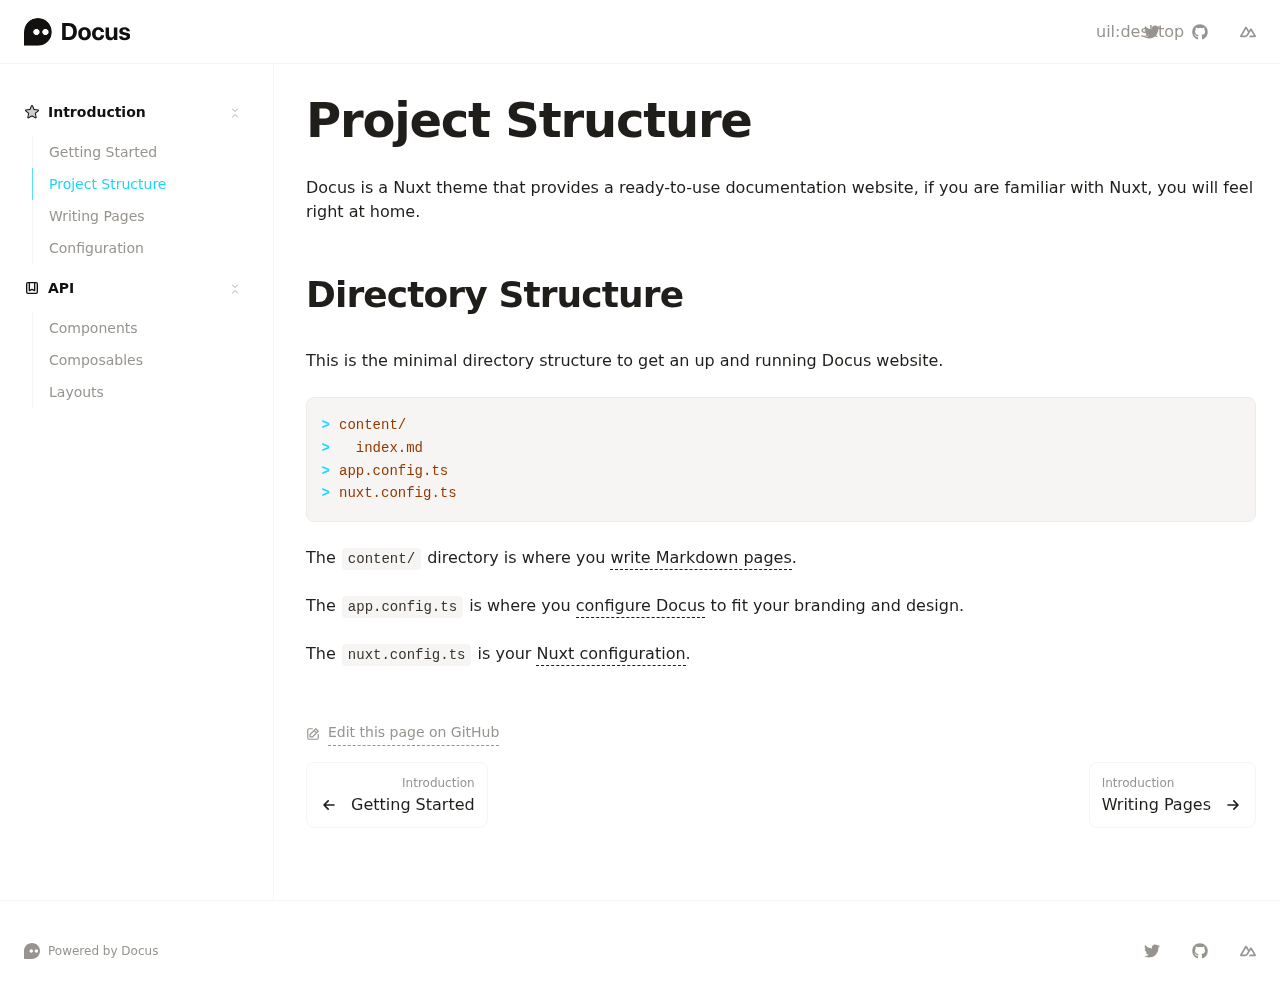
<file: introduction/project-structure/index.html>
<!DOCTYPE html>
<html lang="en">
<head><meta charset="utf-8">
<title>Project Structure · Docus</title>
<meta name="viewport" content="width=device-width, initial-scale=1">
<meta name="twitter:card" content="summary_large_image">
<meta property="og:image" content="https://user-images.githubusercontent.com/904724/185365452-87b7ca7b-6030-4813-a2db-5e65c785bf88.png">
<meta property="og:title" content="Project Structure">
<meta name="description" content="Docus is a Nuxt theme that provides a ready-to-use documentation website, if you are familiar with Nuxt, you will feel right at home.">
<meta property="og:description" content="Docus is a Nuxt theme that provides a ready-to-use documentation website, if you are familiar with Nuxt, you will feel right at home."><link rel="modulepreload" as="script" crossorigin href="/_nuxt/entry.1ffc1a4c.js"><link rel="preload" as="style" href="/_nuxt/entry.f6037388.css"><link rel="modulepreload" as="script" crossorigin href="/_nuxt/document-driven.9836dc65.js"><link rel="modulepreload" as="script" crossorigin href="/_nuxt/DocumentDrivenEmpty.76f3a672.js"><link rel="modulepreload" as="script" crossorigin href="/_nuxt/ContentRenderer.587139e9.js"><link rel="modulepreload" as="script" crossorigin href="/_nuxt/ContentRendererMarkdown.cfca8f0c.js"><link rel="modulepreload" as="script" crossorigin href="/_nuxt/DocumentDrivenNotFound.efca6e7f.js"><link rel="preload" as="style" href="/_nuxt/DocumentDrivenNotFound.3b2b8c26.css"><link rel="modulepreload" as="script" crossorigin href="/_nuxt/ButtonLink.899fdaa9.js"><link rel="preload" as="style" href="/_nuxt/ButtonLink.0b266ae3.css"><link rel="modulepreload" as="script" crossorigin href="/_nuxt/ContentSlot.512cd637.js"><link rel="modulepreload" as="script" crossorigin href="/_nuxt/default.f6b10456.js"><link rel="modulepreload" as="script" crossorigin href="/_nuxt/DocsPageLayout.9daac11c.js"><link rel="preload" as="style" href="/_nuxt/DocsPageLayout.d86d6285.css"><link rel="modulepreload" as="script" crossorigin href="/_nuxt/DocsAside.0493c7c1.js"><link rel="preload" as="style" href="/_nuxt/DocsAside.3da749df.css"><link rel="modulepreload" as="script" crossorigin href="/_nuxt/ProseCodeInline.9b9a61a6.js"><link rel="preload" as="style" href="/_nuxt/ProseCodeInline.873c7ac7.css"><link rel="modulepreload" as="script" crossorigin href="/_nuxt/Alert.e0741f79.js"><link rel="preload" as="style" href="/_nuxt/Alert.dcca94b5.css"><link rel="modulepreload" as="script" crossorigin href="/_nuxt/DocsPageBottom.8b7a9528.js"><link rel="preload" as="style" href="/_nuxt/DocsPageBottom.d9748ddb.css"><link rel="modulepreload" as="script" crossorigin href="/_nuxt/ProseA.55dab247.js"><link rel="preload" as="style" href="/_nuxt/ProseA.baee409d.css"><link rel="modulepreload" as="script" crossorigin href="/_nuxt/EditOnLink.vue.3eb2eef2.js"><link rel="modulepreload" as="script" crossorigin href="/_nuxt/DocsPrevNext.6601df65.js"><link rel="preload" as="style" href="/_nuxt/DocsPrevNext.09a503e6.css"><link rel="modulepreload" as="script" crossorigin href="/_nuxt/DocsToc.f62d3fd1.js"><link rel="preload" as="style" href="/_nuxt/DocsToc.da8149e0.css"><link rel="modulepreload" as="script" crossorigin href="/_nuxt/DocsTocLinks.f479fa5d.js"><link rel="preload" as="style" href="/_nuxt/DocsTocLinks.bba25586.css"><link rel="modulepreload" as="script" crossorigin href="/_nuxt/EditOnLink.4f2ffce6.js"><link rel="modulepreload" as="script" crossorigin href="/_nuxt/IconDocus.d1afe7e9.js"><link rel="modulepreload" as="script" crossorigin href="/_nuxt/ProseH1.ed902496.js"><link rel="preload" as="style" href="/_nuxt/ProseH1.6d63403c.css"><link rel="modulepreload" as="script" crossorigin href="/_nuxt/ProseP.ccb85684.js"><link rel="preload" as="style" href="/_nuxt/ProseP.b99f89cd.css"><link rel="modulepreload" as="script" crossorigin href="/_nuxt/ProseH2.aa24f56e.js"><link rel="preload" as="style" href="/_nuxt/ProseH2.3a63b076.css"><link rel="modulepreload" as="script" crossorigin href="/_nuxt/ProseCode.8318db77.js"><link rel="preload" as="style" href="/_nuxt/ProseCode.7fe46a86.css"><link rel="modulepreload" as="script" crossorigin href="/_nuxt/index.9009f699.js"><link rel="prefetch" as="style" href="/_nuxt/page.8aba30cd.css"><link rel="prefetch" as="script" crossorigin href="/_nuxt/page.ed1cd155.js"><link rel="prefetch" as="script" crossorigin href="/_nuxt/client-db.96603095.js"><link rel="prefetch" as="script" crossorigin href="/_nuxt/debug.fc53799a.js"><link rel="prefetch" as="style" href="/_nuxt/useStudio.b4354435.css"><link rel="prefetch" as="script" crossorigin href="/_nuxt/useStudio.95c48c34.js"><link rel="prefetch" as="script" crossorigin href="/_nuxt/asyncData.9f0e00a9.js"><link rel="prefetch" as="style" href="/_nuxt/error-404.47a83e66.css"><link rel="prefetch" as="script" crossorigin href="/_nuxt/error-404.25784d8d.js"><link rel="prefetch" as="style" href="/_nuxt/error-500.534ab3f3.css"><link rel="prefetch" as="script" crossorigin href="/_nuxt/error-500.46781de5.js"><style id="pinceau-theme">@media { :root {--pinceau-mq: initial; --docus-loadingBar-gradientColorStop3: #0047e1;--docus-loadingBar-gradientColorStop2: #34cdfe;--docus-loadingBar-gradientColorStop1: #00dc82;--docus-loadingBar-height: 3px;--docus-readableLine: 78ch;--docus-footer-height: 145px;--docus-header-height: 64px;--prose-code-inline-padding: 0.2rem 0.375rem 0.2rem 0.375rem;--prose-code-block-backdropFilter: contrast(1);--prose-code-block-border-style: solid;--prose-code-block-border-width: 1px;--prose-tbody-tr-borderBottom-style: dashed;--prose-tbody-tr-borderBottom-width: 1px;--prose-th-textAlign: inherit;--prose-thead-borderBottom-style: solid;--prose-thead-borderBottom-width: 1px;--prose-thead-border-style: solid;--prose-thead-border-width: 0px;--prose-table-textAlign: start;--prose-hr-width: 1px;--prose-hr-style: solid;--prose-li-listStylePosition: outside;--prose-ol-li-markerColor: currentColor;--prose-ol-paddingInlineStart: 21px;--prose-ol-listStyleType: decimal;--prose-ul-li-markerColor: currentColor;--prose-ul-paddingInlineStart: 21px;--prose-ul-listStyleType: disc;--prose-blockquote-border-style: solid;--prose-blockquote-border-width: 4px;--prose-blockquote-quotes: '201C' '201D' '2018' '2019';--prose-blockquote-paddingInlineStart: 24px;--prose-a-code-color-hover: currentColor;--prose-a-code-color-static: currentColor;--prose-a-hasCode-borderBottom: none;--prose-a-border-distance: 2px;--prose-a-border-color-hover: currentColor;--prose-a-border-color-static: currentColor;--prose-a-border-style-hover: solid;--prose-a-border-style-static: dashed;--prose-a-border-width: 1px;--prose-a-color-static: inherit;--prose-a-textDecoration: none;--prose-h6-margin: 3rem 0 2rem;--prose-h5-margin: 3rem 0 2rem;--prose-h4-margin: 3rem 0 2rem;--prose-h3-margin: 3rem 0 2rem;--prose-h2-margin: 3rem 0 2rem;--prose-h1-margin: 0 0 2rem;--typography-lead-loose: 2;--typography-lead-relaxed: 1.625;--typography-lead-normal: 1.5;--typography-lead-snug: 1.375;--typography-lead-tight: 1.25;--typography-lead-none: 1;--typography-lead-10: 2.5rem;--typography-lead-9: 2.25rem;--typography-lead-8: 2rem;--typography-lead-7: 1.75rem;--typography-lead-6: 1.5rem;--typography-lead-5: 1.25rem;--typography-lead-4: 1rem;--typography-lead-3: .75rem;--typography-lead-2: .5rem;--typography-lead-1: .025rem;--typography-fontWeight-black: 900;--typography-fontWeight-extrabold: 800;--typography-fontWeight-bold: 700;--typography-fontWeight-semibold: 600;--typography-fontWeight-medium: 500;--typography-fontWeight-normal: 400;--typography-fontWeight-light: 300;--typography-fontWeight-extralight: 200;--typography-fontWeight-thin: 100;--typography-fontSize-9xl: 128px;--typography-fontSize-8xl: 96px;--typography-fontSize-7xl: 72px;--typography-fontSize-6xl: 60px;--typography-fontSize-5xl: 48px;--typography-fontSize-4xl: 36px;--typography-fontSize-3xl: 30px;--typography-fontSize-2xl: 24px;--typography-fontSize-xl: 20px;--typography-fontSize-lg: 18px;--typography-fontSize-base: 16px;--typography-fontSize-sm: 14px;--typography-fontSize-xs: 12px;--typography-letterSpacing-wide: 0.025em;--typography-letterSpacing-tight: -0.025em;--typography-verticalMargin-base: 24px;--typography-verticalMargin-sm: 16px;--elements-border-secondary-hover: [object Object];--elements-backdrop-background: #fffc;--elements-backdrop-filter: saturate(200%) blur(20px);--elements-container-maxWidth: 80rem;--lead-loose: 2;--lead-relaxed: 1.625;--lead-normal: 1.5;--lead-snug: 1.375;--lead-tight: 1.25;--lead-none: 1;--lead-10: 2.5rem;--lead-9: 2.25rem;--lead-8: 2rem;--lead-7: 1.75rem;--lead-6: 1.5rem;--lead-5: 1.25rem;--lead-4: 1rem;--lead-3: .75rem;--lead-2: .5rem;--lead-1: .025rem;--letterSpacing-widest: 0.1em;--letterSpacing-wider: 0.05em;--letterSpacing-wide: 0.025em;--letterSpacing-normal: 0em;--letterSpacing-tight: -0.025em;--letterSpacing-tighter: -0.05em;--fontSize-9xl: 8rem;--fontSize-8xl: 6rem;--fontSize-7xl: 4.5rem;--fontSize-6xl: 3.75rem;--fontSize-5xl: 3rem;--fontSize-4xl: 2.25rem;--fontSize-3xl: 1.875rem;--fontSize-2xl: 1.5rem;--fontSize-xl: 1.25rem;--fontSize-lg: 1.125rem;--fontSize-base: 1rem;--fontSize-sm: 0.875rem;--fontSize-xs: 0.75rem;--fontWeight-black: 900;--fontWeight-extrabold: 800;--fontWeight-bold: 700;--fontWeight-semibold: 600;--fontWeight-medium: 500;--fontWeight-normal: 400;--fontWeight-light: 300;--fontWeight-extralight: 200;--fontWeight-thin: 100;--font-mono: ui-monospace, SFMono-Regular, Menlo, Monaco, Consolas, Liberation Mono, Courier New, monospace;--font-serif: ui-serif, Georgia, Cambria, Times New Roman, Times, serif;--font-sans: ui-sans-serif, system-ui, -apple-system, BlinkMacSystemFont, Segoe UI, Roboto, Helvetica Neue, Arial, Noto Sans, sans-serif, Apple Color Emoji, Segoe UI Emoji, Segoe UI Symbol, Noto Color Emoji;--opacity-total: 1;--opacity-high: 0.8;--opacity-medium: 0.5;--opacity-soft: 0.3;--opacity-light: 0.15;--opacity-bright: 0.1;--opacity-noOpacity: 0;--borderWidth-lg: 3px;--borderWidth-md: 2px;--borderWidth-sm: 1px;--borderWidth-noBorder: 0;--space-rem-875: 0.875rem;--space-rem-625: 0.625rem;--space-rem-375: 0.375rem;--space-rem-125: 0.125rem;--space-px: 1px;--space-128: 32rem;--space-96: 24rem;--space-80: 20rem;--space-72: 18rem;--space-64: 16rem;--space-60: 15rem;--space-56: 14rem;--space-52: 13rem;--space-48: 12rem;--space-44: 11rem;--space-40: 10rem;--space-36: 9rem;--space-32: 8rem;--space-28: 7rem;--space-24: 6rem;--space-20: 5rem;--space-16: 4rem;--space-14: 3.5rem;--space-12: 3rem;--space-11: 2.75rem;--space-10: 2.5rem;--space-9: 2.25rem;--space-8: 2rem;--space-7: 1.75rem;--space-6: 1.5rem;--space-5: 1.25rem;--space-4: 1rem;--space-3: 0.75rem;--space-2: 0.5rem;--space-1: 0.25rem;--space-0: 0px;--size-full: 100%;--size-7xl: 80rem;--size-6xl: 72rem;--size-5xl: 64rem;--size-4xl: 56rem;--size-3xl: 48rem;--size-2xl: 42rem;--size-xl: 36rem;--size-lg: 32rem;--size-md: 28rem;--size-sm: 24rem;--size-xs: 20rem;--size-200: 200px;--size-104: 104px;--size-80: 80px;--size-64: 64px;--size-56: 56px;--size-48: 48px;--size-40: 40px;--size-32: 32px;--size-24: 24px;--size-20: 20px;--size-16: 16px;--size-12: 12px;--size-8: 8px;--size-6: 6px;--size-4: 4px;--size-2: 2px;--size-0: 0px;--radii-full: 9999px;--radii-3xl: 1.75rem;--radii-2xl: 1.5rem;--radii-xl: 1rem;--radii-lg: 0.75rem;--radii-md: 0.5rem;--radii-sm: 0.375rem;--radii-xs: 0.25rem;--radii-2xs: 0.125rem;--radii-none: 0px;--shadow-none: 0px 0px 0px 0px transparent;--height-screen: 100vh;--width-screen: 100vw;--color-primary-900: #001A1F;--color-primary-800: #00232B;--color-primary-700: #024757;--color-primary-600: #09A0C1;--color-primary-500: #1AD6FF;--color-primary-400: #55E1FF;--color-primary-300: #82E3FF;--color-primary-200: #C5F2FF;--color-primary-100: #DCF7FF;--color-primary-50: #F1FCFF;--color-ruby-900: #380011;--color-ruby-800: #700021;--color-ruby-700: #a90032;--color-ruby-600: #e10043;--color-ruby-500: #ff1a5e;--color-ruby-400: #ff4079;--color-ruby-300: #ff6694;--color-ruby-200: #ff8dae;--color-ruby-100: #ffb3c9;--color-ruby-50: #ffd9e4;--color-pink-900: #380025;--color-pink-800: #70004b;--color-pink-700: #a90070;--color-pink-600: #e10095;--color-pink-500: #ff1ab2;--color-pink-400: #ff40bf;--color-pink-300: #ff66cc;--color-pink-200: #ff8dd8;--color-pink-100: #ffb3e5;--color-pink-50: #ffd9f2;--color-purple-900: #190038;--color-purple-800: #330070;--color-purple-700: #4c00a9;--color-purple-600: #6500e1;--color-purple-500: #811aff;--color-purple-400: #9640ff;--color-purple-300: #ab66ff;--color-purple-200: #c08dff;--color-purple-100: #d5b3ff;--color-purple-50: #ead9ff;--color-royalblue-900: #0b0531;--color-royalblue-800: #160a62;--color-royalblue-700: #211093;--color-royalblue-600: #2c15c4;--color-royalblue-500: #4127e8;--color-royalblue-400: #614bec;--color-royalblue-300: #806ff0;--color-royalblue-200: #a093f3;--color-royalblue-100: #c0b7f7;--color-royalblue-50: #dfdbfb;--color-indigoblue-900: #001238;--color-indigoblue-800: #002370;--color-indigoblue-700: #0035a9;--color-indigoblue-600: #0047e1;--color-indigoblue-500: #1a62ff;--color-indigoblue-400: #407cff;--color-indigoblue-300: #6696ff;--color-indigoblue-200: #8db0ff;--color-indigoblue-100: #b3cbff;--color-indigoblue-50: #d9e5ff;--color-blue-900: #00131D;--color-blue-800: #002235;--color-blue-700: #014267;--color-blue-600: #0069A6;--color-blue-500: #1AADFF;--color-blue-400: #64C7FF;--color-blue-300: #A1DDFF;--color-blue-200: #C6EAFF;--color-blue-100: #DFF3FF;--color-blue-50: #F2FAFF;--color-lightblue-900: #002e38;--color-lightblue-800: #005c70;--color-lightblue-700: #008aa9;--color-lightblue-600: #00b9e1;--color-lightblue-500: #1ad6ff;--color-lightblue-400: #40ddff;--color-lightblue-300: #66e4ff;--color-lightblue-200: #8deaff;--color-lightblue-100: #b3f1ff;--color-lightblue-50: #d9f8ff;--color-teal-900: #062a28;--color-teal-800: #0b544f;--color-teal-700: #117d77;--color-teal-600: #16a79e;--color-teal-500: #1cd1c6;--color-teal-400: #36e4da;--color-teal-300: #5fe9e1;--color-teal-200: #87efe9;--color-teal-100: #aff4f0;--color-teal-50: #d7faf8;--color-pear-900: #2a2b09;--color-pear-800: #545512;--color-pear-700: #7e801b;--color-pear-600: #a8aa24;--color-pear-500: #d0d32f;--color-pear-400: #d8da52;--color-pear-300: #e0e274;--color-pear-200: #e8e997;--color-pear-100: #eff0ba;--color-pear-50: #f7f8dc;--color-red-900: #1C0301;--color-red-800: #340A01;--color-red-700: #701704;--color-red-600: #BB2402;--color-red-500: #FF3B10;--color-red-400: #FF7353;--color-red-300: #FFA692;--color-red-200: #FFDED7;--color-red-100: #FFF3F0;--color-red-50: #FFF9F8;--color-orange-900: #381800;--color-orange-800: #702f00;--color-orange-700: #a94700;--color-orange-600: #e15e00;--color-orange-500: #ff7a1a;--color-orange-400: #ff9040;--color-orange-300: #ffa666;--color-orange-200: #ffbd8d;--color-orange-100: #ffd3b3;--color-orange-50: #ffe9d9;--color-yellow-900: #1B1500;--color-yellow-800: #292100;--color-yellow-700: #614E02;--color-yellow-600: #CBA408;--color-yellow-500: #FBCA05;--color-yellow-400: #FFDC4E;--color-yellow-300: #FFE372;--color-yellow-200: #FFF0B1;--color-yellow-100: #FFF6D3;--color-yellow-50: #FFFCEE;--color-green-900: #00190F;--color-green-800: #002817;--color-green-700: #006037;--color-green-600: #00B467;--color-green-500: #0DD885;--color-green-400: #3CEEA5;--color-green-300: #86FBCB;--color-green-200: #C3FFE6;--color-green-100: #DEFFF1;--color-green-50: #ECFFF7;--color-gray-900: #121110;--color-gray-800: #201E1B;--color-gray-700: #36332E;--color-gray-600: #67635D;--color-gray-500: #97948F;--color-gray-400: #ADA9A4;--color-gray-300: #DBD9D3;--color-gray-200: #ECEBE8;--color-gray-100: #F6F5F4;--color-gray-50: #FBFBFB;--color-black: #0B0A0A;--color-white: #ffffff;--media-portrait: only screen and (orientation: portrait);--media-landscape: only screen and (orientation: landscape);--media-rm: (prefers-reduced-motion: reduce);--media-2xl: (min-width: 1536px);--media-xl: (min-width: 1280px);--media-lg: (min-width: 1024px);--media-md: (min-width: 768px);--media-sm: (min-width: 640px);--media-xs: (min-width: 475px);--docus-footer-padding: var(--space-4) 0;--docus-header-title-color-hover: var(--color-primary-500);--docus-header-title-color-static: var(--color-gray-900);--docus-header-title-fontWeight: var(--fontWeight-bold);--docus-header-title-fontSize: var(--fontSize-2xl);--docus-header-logo-height: var(--space-6);--docus-body-fontFamily: var(--font-sans);--docus-body-color: var(--color-gray-800);--docus-body-backgroundColor: var(--color-white);--prose-code-inline-fontWeight: var(--typography-fontWeight-normal);--prose-code-inline-fontSize: var(--typography-fontSize-sm);--prose-code-inline-borderRadius: var(--radii-xs);--prose-code-block-pre-padding: var(--typography-verticalMargin-sm);--prose-code-block-margin: var(--typography-verticalMargin-base) 0;--prose-code-block-fontSize: var(--typography-fontSize-sm);--prose-tbody-code-inline-fontSize: var(--typography-fontSize-sm);--prose-tbody-td-padding: var(--typography-verticalMargin-sm);--prose-th-fontWeight: var(--typography-fontWeight-semibold);--prose-th-padding: 0 var(--typography-verticalMargin-sm) var(--typography-verticalMargin-sm) var(--typography-verticalMargin-sm);--prose-table-lineHeight: var(--typography-lead-6);--prose-table-fontSize: var(--typography-fontSize-sm);--prose-table-margin: var(--typography-verticalMargin-base) 0;--prose-hr-margin: var(--typography-verticalMargin-base) 0;--prose-li-margin: var(--typography-verticalMargin-sm) 0;--prose-ol-margin: var(--typography-verticalMargin-base) 0;--prose-ul-margin: var(--typography-verticalMargin-base) 0;--prose-blockquote-margin: var(--typography-verticalMargin-base) 0;--prose-a-code-border-style: var(--prose-a-border-style-static);--prose-a-code-border-width: var(--prose-a-border-width);--prose-a-fontWeight: var(--typography-fontWeight-medium);--prose-img-margin: var(--typography-verticalMargin-base) 0;--prose-strong-fontWeight: var(--typography-fontWeight-semibold);--prose-h6-iconSize: var(--typography-fontSize-base);--prose-h6-fontWeight: var(--typography-fontWeight-semibold);--prose-h6-lineHeight: var(--typography-lead-normal);--prose-h6-fontSize: var(--typography-fontSize-lg);--prose-h5-iconSize: var(--typography-fontSize-lg);--prose-h5-fontWeight: var(--typography-fontWeight-semibold);--prose-h5-lineHeight: var(--typography-lead-snug);--prose-h5-fontSize: var(--typography-fontSize-xl);--prose-h4-iconSize: var(--typography-fontSize-lg);--prose-h4-letterSpacing: var(--typography-letterSpacing-tight);--prose-h4-fontWeight: var(--typography-fontWeight-semibold);--prose-h4-lineHeight: var(--typography-lead-snug);--prose-h4-fontSize: var(--typography-fontSize-2xl);--prose-h3-iconSize: var(--typography-fontSize-xl);--prose-h3-letterSpacing: var(--typography-letterSpacing-tight);--prose-h3-fontWeight: var(--typography-fontWeight-semibold);--prose-h3-lineHeight: var(--typography-lead-snug);--prose-h3-fontSize: var(--typography-fontSize-3xl);--prose-h2-iconSize: var(--typography-fontSize-2xl);--prose-h2-letterSpacing: var(--typography-letterSpacing-tight);--prose-h2-fontWeight: var(--typography-fontWeight-semibold);--prose-h2-lineHeight: var(--typography-lead-tight);--prose-h2-fontSize: var(--typography-fontSize-4xl);--prose-h1-iconSize: var(--typography-fontSize-3xl);--prose-h1-letterSpacing: var(--typography-letterSpacing-tight);--prose-h1-fontWeight: var(--typography-fontWeight-bold);--prose-h1-lineHeight: var(--typography-lead-tight);--prose-h1-fontSize: var(--typography-fontSize-5xl);--prose-p-br-margin: var(--typography-verticalMargin-base) 0 0 0;--prose-p-margin: var(--typography-verticalMargin-base) 0;--prose-p-lineHeight: var(--typography-lead-normal);--prose-p-fontSize: var(--typography-fontSize-base);--typography-color-secondary-900: var(--color-gray-900);--typography-color-secondary-800: var(--color-gray-800);--typography-color-secondary-700: var(--color-gray-700);--typography-color-secondary-600: var(--color-gray-600);--typography-color-secondary-500: var(--color-gray-500);--typography-color-secondary-400: var(--color-gray-400);--typography-color-secondary-300: var(--color-gray-300);--typography-color-secondary-200: var(--color-gray-200);--typography-color-secondary-100: var(--color-gray-100);--typography-color-secondary-50: var(--color-gray-50);--typography-color-primary-900: var(--color-primary-900);--typography-color-primary-800: var(--color-primary-800);--typography-color-primary-700: var(--color-primary-700);--typography-color-primary-600: var(--color-primary-600);--typography-color-primary-500: var(--color-primary-500);--typography-color-primary-400: var(--color-primary-400);--typography-color-primary-300: var(--color-primary-300);--typography-color-primary-200: var(--color-primary-200);--typography-color-primary-100: var(--color-primary-100);--typography-color-primary-50: var(--color-primary-50);--typography-font-code: var(--font-mono);--typography-font-body: var(--font-sans);--typography-font-display: var(--font-sans);--typography-body-backgroundColor: var(--color-white);--typography-body-color: var(--color-black);--elements-state-danger-borderColor-secondary: var(--color-red-200);--elements-state-danger-borderColor-primary: var(--color-red-100);--elements-state-danger-backgroundColor-secondary: var(--color-red-100);--elements-state-danger-backgroundColor-primary: var(--color-red-50);--elements-state-danger-color-secondary: var(--color-red-600);--elements-state-danger-color-primary: var(--color-red-500);--elements-state-warning-borderColor-secondary: var(--color-yellow-200);--elements-state-warning-borderColor-primary: var(--color-yellow-100);--elements-state-warning-backgroundColor-secondary: var(--color-yellow-100);--elements-state-warning-backgroundColor-primary: var(--color-yellow-50);--elements-state-warning-color-secondary: var(--color-yellow-700);--elements-state-warning-color-primary: var(--color-yellow-600);--elements-state-success-borderColor-secondary: var(--color-green-200);--elements-state-success-borderColor-primary: var(--color-green-100);--elements-state-success-backgroundColor-secondary: var(--color-green-100);--elements-state-success-backgroundColor-primary: var(--color-green-50);--elements-state-success-color-secondary: var(--color-green-600);--elements-state-success-color-primary: var(--color-green-500);--elements-state-info-borderColor-secondary: var(--color-blue-200);--elements-state-info-borderColor-primary: var(--color-blue-100);--elements-state-info-backgroundColor-secondary: var(--color-blue-100);--elements-state-info-backgroundColor-primary: var(--color-blue-50);--elements-state-info-color-secondary: var(--color-blue-600);--elements-state-info-color-primary: var(--color-blue-500);--elements-state-primary-borderColor-secondary: var(--color-primary-200);--elements-state-primary-borderColor-primary: var(--color-primary-100);--elements-state-primary-backgroundColor-secondary: var(--color-primary-100);--elements-state-primary-backgroundColor-primary: var(--color-primary-50);--elements-state-primary-color-secondary: var(--color-primary-700);--elements-state-primary-color-primary: var(--color-primary-600);--elements-surface-secondary-backgroundColor: var(--color-gray-200);--elements-surface-primary-backgroundColor: var(--color-gray-100);--elements-surface-background-base: var(--color-gray-100);--elements-border-secondary-static: var(--color-gray-200);--elements-border-primary-hover: var(--color-gray-200);--elements-border-primary-static: var(--color-gray-100);--elements-container-padding-md: var(--space-6);--elements-container-padding-sm: var(--space-6);--elements-container-padding-xs: var(--space-4);--elements-container-padding-mobile: var(--space-4);--elements-text-secondary-color-hover: var(--color-gray-700);--elements-text-secondary-color-static: var(--color-gray-500);--elements-text-primary-color-static: var(--color-gray-900);--text-6xl-lineHeight: var(--lead-none);--text-6xl-fontSize: var(--fontSize-6xl);--text-5xl-lineHeight: var(--lead-none);--text-5xl-fontSize: var(--fontSize-5xl);--text-4xl-lineHeight: var(--lead-10);--text-4xl-fontSize: var(--fontSize-4xl);--text-3xl-lineHeight: var(--lead-9);--text-3xl-fontSize: var(--fontSize-3xl);--text-2xl-lineHeight: var(--lead-8);--text-2xl-fontSize: var(--fontSize-2xl);--text-xl-lineHeight: var(--lead-7);--text-xl-fontSize: var(--fontSize-xl);--text-lg-lineHeight: var(--lead-7);--text-lg-fontSize: var(--fontSize-lg);--text-base-lineHeight: var(--lead-6);--text-base-fontSize: var(--fontSize-base);--text-sm-lineHeight: var(--lead-5);--text-sm-fontSize: var(--fontSize-sm);--text-xs-lineHeight: var(--lead-4);--text-xs-fontSize: var(--fontSize-xs);--color-shadow: var(--color-gray-400);--color-secondary-900: var(--color-gray-900);--color-secondary-800: var(--color-gray-800);--color-secondary-700: var(--color-gray-700);--color-secondary-600: var(--color-gray-600);--color-secondary-500: var(--color-gray-500);--color-secondary-400: var(--color-gray-400);--color-secondary-300: var(--color-gray-300);--color-secondary-200: var(--color-gray-200);--color-secondary-100: var(--color-gray-100);--color-secondary-50: var(--color-gray-50);--prose-code-inline-backgroundColor: var(--typography-color-secondary-100);--prose-code-inline-color: var(--typography-color-secondary-700);--prose-code-block-backgroundColor: var(--typography-color-secondary-100);--prose-code-block-color: var(--typography-color-secondary-700);--prose-code-block-border-color: var(--typography-color-secondary-200);--prose-tbody-tr-borderBottom-color: var(--typography-color-secondary-200);--prose-th-color: var(--typography-color-secondary-600);--prose-thead-borderBottom-color: var(--typography-color-secondary-200);--prose-thead-border-color: var(--typography-color-secondary-300);--prose-hr-color: var(--typography-color-secondary-200);--prose-blockquote-border-color: var(--typography-color-secondary-200);--prose-blockquote-color: var(--typography-color-secondary-500);--prose-a-code-background-hover: var(--typography-color-primary-50);--prose-a-code-border-color-hover: var(--typography-color-primary-500);--prose-a-code-border-color-static: var(--typography-color-secondary-400);--prose-a-color-hover: var(--typography-color-primary-500);--shadow-2xl: 0px 25px 50px -12px var(--color-shadow);--shadow-xl: 0px 20px 25px -5px var(--color-shadow), 0px 8px 10px -6px var(--color-shadow);--shadow-lg: 0px 10px 15px -3px var(--color-shadow), 0px 4px 6px -4px var(--color-shadow);--shadow-md: 0px 4px 6px -1px var(--color-shadow), 0px 2px 4px -2px var(--color-shadow);--shadow-sm: 0px 1px 3px 0px var(--color-shadow), 0px 1px 2px -1px var(--color-shadow);--shadow-xs: 0px 1px 2px 0px var(--color-shadow); } }@media { :root.dark {--pinceau-mq: dark; --prose-code-block-backdropFilter: contrast(1);--prose-ol-li-markerColor: currentColor;--prose-ul-li-markerColor: currentColor;--prose-a-code-color-hover: currentColor;--prose-a-code-color-static: currentColor;--prose-a-border-color-hover: currentColor;--prose-a-border-color-static: currentColor;--prose-a-color-static: inherit;--elements-backdrop-background: #0c0d0ccc;--docus-header-title-color-static: var(--color-gray-100);--docus-body-color: var(--color-gray-200);--docus-body-backgroundColor: var(--color-black);--typography-body-backgroundColor: var(--color-black);--typography-body-color: var(--color-white);--elements-state-danger-borderColor-secondary: var(--color-red-700);--elements-state-danger-borderColor-primary: var(--color-red-800);--elements-state-danger-backgroundColor-secondary: var(--color-red-800);--elements-state-danger-backgroundColor-primary: var(--color-red-900);--elements-state-danger-color-secondary: var(--color-red-200);--elements-state-danger-color-primary: var(--color-red-300);--elements-state-warning-borderColor-secondary: var(--color-yellow-700);--elements-state-warning-borderColor-primary: var(--color-yellow-800);--elements-state-warning-backgroundColor-secondary: var(--color-yellow-800);--elements-state-warning-backgroundColor-primary: var(--color-yellow-900);--elements-state-warning-color-secondary: var(--color-yellow-200);--elements-state-warning-color-primary: var(--color-yellow-400);--elements-state-success-borderColor-secondary: var(--color-green-700);--elements-state-success-borderColor-primary: var(--color-green-800);--elements-state-success-backgroundColor-secondary: var(--color-green-800);--elements-state-success-backgroundColor-primary: var(--color-green-900);--elements-state-success-color-secondary: var(--color-green-200);--elements-state-success-color-primary: var(--color-green-400);--elements-state-info-borderColor-secondary: var(--color-blue-700);--elements-state-info-borderColor-primary: var(--color-blue-800);--elements-state-info-backgroundColor-secondary: var(--color-blue-800);--elements-state-info-backgroundColor-primary: var(--color-blue-900);--elements-state-info-color-secondary: var(--color-blue-200);--elements-state-info-color-primary: var(--color-blue-400);--elements-state-primary-borderColor-secondary: var(--color-primary-700);--elements-state-primary-borderColor-primary: var(--color-primary-800);--elements-state-primary-backgroundColor-secondary: var(--color-primary-800);--elements-state-primary-backgroundColor-primary: var(--color-primary-900);--elements-state-primary-color-secondary: var(--color-primary-200);--elements-state-primary-color-primary: var(--color-primary-400);--elements-surface-secondary-backgroundColor: var(--color-gray-800);--elements-surface-primary-backgroundColor: var(--color-gray-900);--elements-surface-background-base: var(--color-gray-900);--elements-border-secondary-static: var(--color-gray-800);--elements-border-primary-hover: var(--color-gray-800);--elements-border-primary-static: var(--color-gray-900);--elements-text-secondary-color-hover: var(--color-gray-200);--elements-text-secondary-color-static: var(--color-gray-400);--elements-text-primary-color-static: var(--color-gray-50);--color-shadow: var(--color-gray-800);--prose-code-inline-backgroundColor: var(--typography-color-secondary-800);--prose-code-inline-color: var(--typography-color-secondary-200);--prose-code-block-backgroundColor: var(--typography-color-secondary-900);--prose-code-block-color: var(--typography-color-secondary-200);--prose-code-block-border-color: var(--typography-color-secondary-800);--prose-tbody-tr-borderBottom-color: var(--typography-color-secondary-800);--prose-th-color: var(--typography-color-secondary-400);--prose-thead-borderBottom-color: var(--typography-color-secondary-800);--prose-thead-border-color: var(--typography-color-secondary-600);--prose-hr-color: var(--typography-color-secondary-800);--prose-blockquote-border-color: var(--typography-color-secondary-700);--prose-blockquote-color: var(--typography-color-secondary-400);--prose-a-code-background-hover: var(--typography-color-primary-900);--prose-a-code-border-color-hover: var(--typography-color-primary-600);--prose-a-code-border-color-static: var(--typography-color-secondary-600);--prose-a-color-hover: var(--typography-color-primary-400); } }@media (min-width: 640px) { :root {--pinceau-mq: sm; --docus-footer-height: 100px;--docus-header-logo-height: var(--space-7); } }</style><style id="pinceau-runtime-hydratable">@media{.phy[--]{--puid:NZQAuA-v;}.pv-jVxmYG{padding-left:var(--elements-container-padding-mobile);padding-right:var(--elements-container-padding-mobile);}@media (min-width: 475px){.pv-jVxmYG{padding-left:var(--elements-container-padding-xs);padding-right:var(--elements-container-padding-xs);}}@media (min-width: 640px){.pv-jVxmYG{padding-left:var(--elements-container-padding-sm);padding-right:var(--elements-container-padding-sm);}}@media (min-width: 768px){.pv-jVxmYG{padding-left:var(--elements-container-padding-md);padding-right:var(--elements-container-padding-md);}}} @media{.phy[--]{--puid:xXwkmc-v;}.pv-gFj7JD{max-width:var(--elements-container-maxWidth);padding-left:var(--elements-container-padding-mobile);padding-right:var(--elements-container-padding-mobile);}@media (min-width: 475px){.pv-gFj7JD{padding-left:var(--elements-container-padding-xs);padding-right:var(--elements-container-padding-xs);}}@media (min-width: 640px){.pv-gFj7JD{padding-left:var(--elements-container-padding-sm);padding-right:var(--elements-container-padding-sm);}}@media (min-width: 768px){.pv-gFj7JD{padding-left:var(--elements-container-padding-md);padding-right:var(--elements-container-padding-md);}}} </style><link rel="stylesheet" href="/_nuxt/entry.f6037388.css"><link rel="stylesheet" href="/_nuxt/DocumentDrivenNotFound.3b2b8c26.css"><link rel="stylesheet" href="/_nuxt/ButtonLink.0b266ae3.css"><link rel="stylesheet" href="/_nuxt/DocsPageLayout.d86d6285.css"><link rel="stylesheet" href="/_nuxt/DocsAside.3da749df.css"><link rel="stylesheet" href="/_nuxt/ProseCodeInline.873c7ac7.css"><link rel="stylesheet" href="/_nuxt/Alert.dcca94b5.css"><link rel="stylesheet" href="/_nuxt/DocsPageBottom.d9748ddb.css"><link rel="stylesheet" href="/_nuxt/ProseA.baee409d.css"><link rel="stylesheet" href="/_nuxt/DocsPrevNext.09a503e6.css"><link rel="stylesheet" href="/_nuxt/DocsToc.da8149e0.css"><link rel="stylesheet" href="/_nuxt/DocsTocLinks.bba25586.css"><link rel="stylesheet" href="/_nuxt/ProseH1.6d63403c.css"><link rel="stylesheet" href="/_nuxt/ProseP.b99f89cd.css"><link rel="stylesheet" href="/_nuxt/ProseH2.3a63b076.css"><link rel="stylesheet" href="/_nuxt/ProseCode.7fe46a86.css"><script>"use strict";(()=>{const a=window,e=document.documentElement,m=["dark","light"],c=window.localStorage.getItem("nuxt-color-mode")||"system";let n=c==="system"?f():c;const l=e.getAttribute("data-color-mode-forced");l&&(n=l),i(n),a["__NUXT_COLOR_MODE__"]={preference:c,value:n,getColorScheme:f,addColorScheme:i,removeColorScheme:d};function i(o){const t=""+o+"",s="theme";e.classList?e.classList.add(t):e.className+=" "+t,s&&e.setAttribute("data-"+s,o)}function d(o){const t=""+o+"",s="theme";e.classList?e.classList.remove(t):e.className=e.className.replace(new RegExp(t,"g"),""),s&&e.removeAttribute("data-"+s)}function r(o){return a.matchMedia("(prefers-color-scheme"+o+")")}function f(){if(a.matchMedia&&r("").media!=="not all"){for(const o of m)if(r(":"+o).matches)return o}return"light"}})();
</script></head>
<body ><!----><!--teleport anchor--><div id="__nuxt"><div class="app-layout" data-v-b8abb6d6><div class="nuxt-progress" style="width:0%;opacity:0;background-size:Infinity% auto;" data-v-b8abb6d6></div><header class="has-dialog" data-v-b8abb6d6 data-v-df8d88e4><div class="container pv-jVxmYG pc-NZQAuA" data-v-df8d88e4 data-v-6d327d86><!--[--><div class="section left" data-v-df8d88e4><!--[--><button aria-label="Menu" data-v-16377c12><svg xmlns="http://www.w3.org/2000/svg" xmlns:xlink="http://www.w3.org/1999/xlink" role="img" class="icon" data-v-16377c12 style="" width="1em" height="1em" viewBox="0 0 24 24" data-v-121c6e7d><path fill="none" stroke="currentColor" stroke-linecap="round" stroke-linejoin="round" stroke-width="2" d="M4 6h16M4 12h16M4 18h16"/></svg></button><!--teleport start--><!--teleport end--><!--]--><a href="/" class="navbar-logo" aria-label="Docus" data-v-df8d88e4 data-v-c7ad16d9><span class="logo" data-v-c7ad16d9><svg viewbox="0 0 167 44" fill="none" xmlns="http://www.w3.org/2000/svg" data-v-c7ad16d9 data-v-b2e79d72><path d="M60 34.5945H70.2569C78.3172 34.5945 83.064 29.6369 83.064 21.1959V21.159C83.064 12.7365 78.2986 8 70.2569 8H60V34.5945ZM65.6217 29.987V12.5891H69.5867C74.5197 12.5891 77.3306 15.63 77.3306 21.1775V21.2143C77.3306 26.9645 74.6128 29.987 69.5867 29.987H65.6217Z" fill="currentColor" data-v-b2e79d72></path><path d="M95.1966 35C101.228 35 105.081 31.1666 105.081 24.716V24.6792C105.081 18.284 101.153 14.4321 95.178 14.4321C89.2211 14.4321 85.312 18.3208 85.312 24.6792V24.716C85.312 31.1481 89.1281 35 95.1966 35ZM95.2152 30.7795C92.5346 30.7795 90.8407 28.5863 90.8407 24.716V24.6792C90.8407 20.8642 92.5532 18.6526 95.178 18.6526C97.8213 18.6526 99.5525 20.8642 99.5525 24.6792V24.716C99.5525 28.5679 97.8585 30.7795 95.2152 30.7795Z" fill="currentColor" data-v-b2e79d72></path><path d="M116.823 35C122.147 35 125.59 31.7195 125.851 27.4068V27.2962H120.788L120.769 27.4621C120.397 29.4526 119.038 30.7795 116.86 30.7795C114.179 30.7795 112.504 28.5863 112.504 24.716V24.6976C112.504 20.9195 114.179 18.6526 116.841 18.6526C119.094 18.6526 120.415 20.0901 120.751 21.97L120.788 22.1358H125.832V22.0068C125.628 17.7311 122.184 14.4321 116.767 14.4321C110.792 14.4321 106.975 18.3577 106.975 24.6792V24.6976C106.975 31.0744 110.736 35 116.823 35Z" fill="currentColor" data-v-b2e79d72></path><path d="M135.08 35C138.095 35 140.143 33.5993 141.167 31.3324H141.278V34.5945H146.714V14.8375H141.278V26.1904C141.278 28.7706 139.733 30.5399 137.295 30.5399C134.856 30.5399 133.628 29.0471 133.628 26.4669V14.8375H128.192V27.5911C128.192 32.2171 130.687 35 135.08 35Z" fill="currentColor" data-v-b2e79d72></path><path d="M158.27 35C163.407 35 167 32.4567 167 28.5863V28.5679C167 25.656 165.287 24.0341 161.118 23.1679L157.73 22.4491C155.719 22.0253 155.031 21.3618 155.031 20.3481V20.3297C155.031 19.058 156.203 18.2287 158.083 18.2287C160.094 18.2287 161.267 19.2976 161.453 20.7167L161.471 20.8642H166.479V20.6799C166.348 17.215 163.389 14.4321 158.083 14.4321C153.001 14.4321 149.725 16.8648 149.725 20.6246V20.643C149.725 23.5918 151.68 25.5085 155.552 26.3195L158.94 27.0198C160.894 27.4437 161.564 28.0519 161.564 29.1024V29.1208C161.564 30.3925 160.317 31.185 158.27 31.185C156.092 31.185 154.919 30.2819 154.565 28.7338L154.528 28.5679H149.223L149.241 28.7338C149.669 32.4751 152.741 35 158.27 35Z" fill="currentColor" data-v-b2e79d72></path><mask id="mask0_109_36" style="mask-type:alpha;" maskUnits="userSpaceOnUse" x="0" y="0" width="44" height="44" data-v-b2e79d72><path fill-rule="evenodd" clip-rule="evenodd" d="M0 21.8104C0 9.76479 9.80347 0 21.8967 0C33.99 0 43.7935 9.76479 43.7935 21.8104C43.7935 33.8559 33.99 43.6207 21.8967 43.6207H0V21.8104ZM19.5294 17.0944C22.1442 17.0944 24.2641 19.2059 24.2641 21.8104C24.2641 24.4148 22.1442 26.526 19.5294 26.526C16.9147 26.526 14.7948 24.4148 14.7948 21.8101C14.7948 19.2059 16.9147 17.0944 19.5294 17.0944V17.0944ZM38.4674 21.8104C38.4674 19.2059 36.3475 17.0944 33.7328 17.0944C31.1183 17.0944 28.9984 19.2059 28.9984 21.8104C28.9984 24.4148 31.1183 26.526 33.7328 26.526C36.3475 26.526 38.4674 24.4148 38.4674 21.8101V21.8104Z" fill="white" data-v-b2e79d72></path></mask><g mask="url(#mask0_109_36)" data-v-b2e79d72><path fill-rule="evenodd" clip-rule="evenodd" d="M0 21.8104C0 9.76479 9.80347 0 21.8967 0C33.99 0 43.7935 9.76479 43.7935 21.8104C43.7935 33.8559 33.99 43.6207 21.8967 43.6207H0V21.8104ZM19.5294 17.0944C22.1442 17.0944 24.2641 19.2059 24.2641 21.8104C24.2641 24.4148 22.1442 26.526 19.5294 26.526C16.9147 26.526 14.7948 24.4148 14.7948 21.8101C14.7948 19.2059 16.9147 17.0944 19.5294 17.0944V17.0944ZM38.4674 21.8104C38.4674 19.2059 36.3475 17.0944 33.7328 17.0944C31.1183 17.0944 28.9984 19.2059 28.9984 21.8104C28.9984 24.4148 31.1183 26.526 33.7328 26.526C36.3475 26.526 38.4674 24.4148 38.4674 21.8101V21.8104Z" fill="currentColor" data-v-b2e79d72></path><path d="M9.9987e-06 43.6206H-0.156525V43.7762H9.9987e-06V43.6206ZM21.8967 -0.156006C9.71704 -0.156006 -0.156525 9.67861 -0.156525 21.8106H0.156545C0.156545 9.8508 9.88991 0.155828 21.8967 0.155828V-0.156006ZM43.9497 21.8103C43.9497 9.67861 34.0764 -0.156006 21.8967 -0.156006V0.155828C33.9036 0.155828 43.6369 9.8508 43.6369 21.8103H43.9497ZM21.8967 43.7762C34.0764 43.7762 43.9497 33.9419 43.9497 21.8103H43.6369C43.6369 33.7697 33.9036 43.4647 21.8967 43.4647V43.7762V43.7762ZM9.9987e-06 43.7762H21.8967V43.4647H9.9987e-06V43.7762ZM-0.156525 21.8103V43.6206H0.156545V21.8103H-0.156525ZM24.4203 21.8103C24.4203 19.1197 22.2306 16.9387 19.5294 16.9387V17.2502C22.0577 17.2502 24.1075 19.2916 24.1075 21.8103H24.4203V21.8103ZM19.5294 26.6816C22.2306 26.6816 24.4203 24.5005 24.4203 21.8103H24.1075C24.1075 24.3286 22.058 26.37 19.5294 26.37V26.6816V26.6816ZM14.6385 21.8106C14.6385 24.5008 16.8282 26.6819 19.5294 26.6819V26.3703C17.0011 26.3703 14.9513 24.3289 14.9513 21.8106H14.6385ZM19.5297 16.9387C16.8285 16.9387 14.6388 19.1197 14.6388 21.8103H14.9516C14.9516 19.2916 17.0011 17.2502 19.5297 17.2502V16.9387ZM33.7331 17.2502C36.2617 17.2502 38.3112 19.2916 38.3112 21.8103H38.624C38.624 19.1197 36.4343 16.9387 33.7331 16.9387V17.2502V17.2502ZM29.155 21.8103C29.155 19.2916 31.2045 17.2502 33.7328 17.2502V16.9387C31.0319 16.9387 28.8422 19.1197 28.8422 21.8103H29.155ZM33.7328 26.37C31.2045 26.37 29.155 24.3286 29.155 21.8103H28.8422C28.8422 24.5005 31.0319 26.6816 33.7328 26.6816V26.37ZM38.3109 21.8106C38.3109 24.3289 36.2614 26.3703 33.7328 26.3703V26.6819C36.434 26.6819 38.6237 24.5008 38.6237 21.8106H38.3109Z" fill="currentColor" data-v-b2e79d72></path></g></svg></span></a></div><div class="section center" data-v-df8d88e4><a href="/" class="navbar-logo" aria-label="Docus" data-v-df8d88e4 data-v-c7ad16d9><span class="logo" data-v-c7ad16d9><svg viewbox="0 0 167 44" fill="none" xmlns="http://www.w3.org/2000/svg" data-v-c7ad16d9 data-v-b2e79d72><path d="M60 34.5945H70.2569C78.3172 34.5945 83.064 29.6369 83.064 21.1959V21.159C83.064 12.7365 78.2986 8 70.2569 8H60V34.5945ZM65.6217 29.987V12.5891H69.5867C74.5197 12.5891 77.3306 15.63 77.3306 21.1775V21.2143C77.3306 26.9645 74.6128 29.987 69.5867 29.987H65.6217Z" fill="currentColor" data-v-b2e79d72></path><path d="M95.1966 35C101.228 35 105.081 31.1666 105.081 24.716V24.6792C105.081 18.284 101.153 14.4321 95.178 14.4321C89.2211 14.4321 85.312 18.3208 85.312 24.6792V24.716C85.312 31.1481 89.1281 35 95.1966 35ZM95.2152 30.7795C92.5346 30.7795 90.8407 28.5863 90.8407 24.716V24.6792C90.8407 20.8642 92.5532 18.6526 95.178 18.6526C97.8213 18.6526 99.5525 20.8642 99.5525 24.6792V24.716C99.5525 28.5679 97.8585 30.7795 95.2152 30.7795Z" fill="currentColor" data-v-b2e79d72></path><path d="M116.823 35C122.147 35 125.59 31.7195 125.851 27.4068V27.2962H120.788L120.769 27.4621C120.397 29.4526 119.038 30.7795 116.86 30.7795C114.179 30.7795 112.504 28.5863 112.504 24.716V24.6976C112.504 20.9195 114.179 18.6526 116.841 18.6526C119.094 18.6526 120.415 20.0901 120.751 21.97L120.788 22.1358H125.832V22.0068C125.628 17.7311 122.184 14.4321 116.767 14.4321C110.792 14.4321 106.975 18.3577 106.975 24.6792V24.6976C106.975 31.0744 110.736 35 116.823 35Z" fill="currentColor" data-v-b2e79d72></path><path d="M135.08 35C138.095 35 140.143 33.5993 141.167 31.3324H141.278V34.5945H146.714V14.8375H141.278V26.1904C141.278 28.7706 139.733 30.5399 137.295 30.5399C134.856 30.5399 133.628 29.0471 133.628 26.4669V14.8375H128.192V27.5911C128.192 32.2171 130.687 35 135.08 35Z" fill="currentColor" data-v-b2e79d72></path><path d="M158.27 35C163.407 35 167 32.4567 167 28.5863V28.5679C167 25.656 165.287 24.0341 161.118 23.1679L157.73 22.4491C155.719 22.0253 155.031 21.3618 155.031 20.3481V20.3297C155.031 19.058 156.203 18.2287 158.083 18.2287C160.094 18.2287 161.267 19.2976 161.453 20.7167L161.471 20.8642H166.479V20.6799C166.348 17.215 163.389 14.4321 158.083 14.4321C153.001 14.4321 149.725 16.8648 149.725 20.6246V20.643C149.725 23.5918 151.68 25.5085 155.552 26.3195L158.94 27.0198C160.894 27.4437 161.564 28.0519 161.564 29.1024V29.1208C161.564 30.3925 160.317 31.185 158.27 31.185C156.092 31.185 154.919 30.2819 154.565 28.7338L154.528 28.5679H149.223L149.241 28.7338C149.669 32.4751 152.741 35 158.27 35Z" fill="currentColor" data-v-b2e79d72></path><mask id="mask0_109_36" style="mask-type:alpha;" maskUnits="userSpaceOnUse" x="0" y="0" width="44" height="44" data-v-b2e79d72><path fill-rule="evenodd" clip-rule="evenodd" d="M0 21.8104C0 9.76479 9.80347 0 21.8967 0C33.99 0 43.7935 9.76479 43.7935 21.8104C43.7935 33.8559 33.99 43.6207 21.8967 43.6207H0V21.8104ZM19.5294 17.0944C22.1442 17.0944 24.2641 19.2059 24.2641 21.8104C24.2641 24.4148 22.1442 26.526 19.5294 26.526C16.9147 26.526 14.7948 24.4148 14.7948 21.8101C14.7948 19.2059 16.9147 17.0944 19.5294 17.0944V17.0944ZM38.4674 21.8104C38.4674 19.2059 36.3475 17.0944 33.7328 17.0944C31.1183 17.0944 28.9984 19.2059 28.9984 21.8104C28.9984 24.4148 31.1183 26.526 33.7328 26.526C36.3475 26.526 38.4674 24.4148 38.4674 21.8101V21.8104Z" fill="white" data-v-b2e79d72></path></mask><g mask="url(#mask0_109_36)" data-v-b2e79d72><path fill-rule="evenodd" clip-rule="evenodd" d="M0 21.8104C0 9.76479 9.80347 0 21.8967 0C33.99 0 43.7935 9.76479 43.7935 21.8104C43.7935 33.8559 33.99 43.6207 21.8967 43.6207H0V21.8104ZM19.5294 17.0944C22.1442 17.0944 24.2641 19.2059 24.2641 21.8104C24.2641 24.4148 22.1442 26.526 19.5294 26.526C16.9147 26.526 14.7948 24.4148 14.7948 21.8101C14.7948 19.2059 16.9147 17.0944 19.5294 17.0944V17.0944ZM38.4674 21.8104C38.4674 19.2059 36.3475 17.0944 33.7328 17.0944C31.1183 17.0944 28.9984 19.2059 28.9984 21.8104C28.9984 24.4148 31.1183 26.526 33.7328 26.526C36.3475 26.526 38.4674 24.4148 38.4674 21.8101V21.8104Z" fill="currentColor" data-v-b2e79d72></path><path d="M9.9987e-06 43.6206H-0.156525V43.7762H9.9987e-06V43.6206ZM21.8967 -0.156006C9.71704 -0.156006 -0.156525 9.67861 -0.156525 21.8106H0.156545C0.156545 9.8508 9.88991 0.155828 21.8967 0.155828V-0.156006ZM43.9497 21.8103C43.9497 9.67861 34.0764 -0.156006 21.8967 -0.156006V0.155828C33.9036 0.155828 43.6369 9.8508 43.6369 21.8103H43.9497ZM21.8967 43.7762C34.0764 43.7762 43.9497 33.9419 43.9497 21.8103H43.6369C43.6369 33.7697 33.9036 43.4647 21.8967 43.4647V43.7762V43.7762ZM9.9987e-06 43.7762H21.8967V43.4647H9.9987e-06V43.7762ZM-0.156525 21.8103V43.6206H0.156545V21.8103H-0.156525ZM24.4203 21.8103C24.4203 19.1197 22.2306 16.9387 19.5294 16.9387V17.2502C22.0577 17.2502 24.1075 19.2916 24.1075 21.8103H24.4203V21.8103ZM19.5294 26.6816C22.2306 26.6816 24.4203 24.5005 24.4203 21.8103H24.1075C24.1075 24.3286 22.058 26.37 19.5294 26.37V26.6816V26.6816ZM14.6385 21.8106C14.6385 24.5008 16.8282 26.6819 19.5294 26.6819V26.3703C17.0011 26.3703 14.9513 24.3289 14.9513 21.8106H14.6385ZM19.5297 16.9387C16.8285 16.9387 14.6388 19.1197 14.6388 21.8103H14.9516C14.9516 19.2916 17.0011 17.2502 19.5297 17.2502V16.9387ZM33.7331 17.2502C36.2617 17.2502 38.3112 19.2916 38.3112 21.8103H38.624C38.624 19.1197 36.4343 16.9387 33.7331 16.9387V17.2502V17.2502ZM29.155 21.8103C29.155 19.2916 31.2045 17.2502 33.7328 17.2502V16.9387C31.0319 16.9387 28.8422 19.1197 28.8422 21.8103H29.155ZM33.7328 26.37C31.2045 26.37 29.155 24.3286 29.155 21.8103H28.8422C28.8422 24.5005 31.0319 26.6816 33.7328 26.6816V26.37ZM38.3109 21.8106C38.3109 24.3289 36.2614 26.3703 33.7328 26.3703V26.6819C36.434 26.6819 38.6237 24.5008 38.6237 21.8106H38.3109Z" fill="currentColor" data-v-b2e79d72></path></g></svg></span></a><!----></div><div class="section right" data-v-df8d88e4><!----><button aria-label="Color Mode" data-v-df8d88e4 data-v-36be2ff6><span data-v-36be2ff6>...</span></button><div class="social-icons" data-v-df8d88e4><!--[--><a href="https://twitter.com/nuxt_js" rel="noopener noreferrer" target="_blank" title="nuxt_js" aria-label="nuxt_js" data-v-2c8dd08e><svg xmlns="http://www.w3.org/2000/svg" xmlns:xlink="http://www.w3.org/1999/xlink" aria-hidden="true" role="img" class="icon" data-v-2c8dd08e style="" width="1em" height="1em" viewBox="0 0 512 512" data-v-121c6e7d><path fill="currentColor" d="M459.37 151.716c.325 4.548.325 9.097.325 13.645c0 138.72-105.583 298.558-298.558 298.558c-59.452 0-114.68-17.219-161.137-47.106c8.447.974 16.568 1.299 25.34 1.299c49.055 0 94.213-16.568 130.274-44.832c-46.132-.975-84.792-31.188-98.112-72.772c6.498.974 12.995 1.624 19.818 1.624c9.421 0 18.843-1.3 27.614-3.573c-48.081-9.747-84.143-51.98-84.143-102.985v-1.299c13.969 7.797 30.214 12.67 47.431 13.319c-28.264-18.843-46.781-51.005-46.781-87.391c0-19.492 5.197-37.36 14.294-52.954c51.655 63.675 129.3 105.258 216.365 109.807c-1.624-7.797-2.599-15.918-2.599-24.04c0-57.828 46.782-104.934 104.934-104.934c30.213 0 57.502 12.67 76.67 33.137c23.715-4.548 46.456-13.32 66.599-25.34c-7.798 24.366-24.366 44.833-46.132 57.827c21.117-2.273 41.584-8.122 60.426-16.243c-14.292 20.791-32.161 39.308-52.628 54.253z"/></svg></a><a href="https://github.com/nuxt-themes/docus" rel="noopener noreferrer" target="_blank" title="nuxt-themes/docus" aria-label="nuxt-themes/docus" data-v-2c8dd08e><svg xmlns="http://www.w3.org/2000/svg" xmlns:xlink="http://www.w3.org/1999/xlink" aria-hidden="true" role="img" class="icon" data-v-2c8dd08e style="" width="1em" height="1em" viewBox="0 0 496 512" data-v-121c6e7d><path fill="currentColor" d="M165.9 397.4c0 2-2.3 3.6-5.2 3.6c-3.3.3-5.6-1.3-5.6-3.6c0-2 2.3-3.6 5.2-3.6c3-.3 5.6 1.3 5.6 3.6zm-31.1-4.5c-.7 2 1.3 4.3 4.3 4.9c2.6 1 5.6 0 6.2-2s-1.3-4.3-4.3-5.2c-2.6-.7-5.5.3-6.2 2.3zm44.2-1.7c-2.9.7-4.9 2.6-4.6 4.9c.3 2 2.9 3.3 5.9 2.6c2.9-.7 4.9-2.6 4.6-4.6c-.3-1.9-3-3.2-5.9-2.9zM244.8 8C106.1 8 0 113.3 0 252c0 110.9 69.8 205.8 169.5 239.2c12.8 2.3 17.3-5.6 17.3-12.1c0-6.2-.3-40.4-.3-61.4c0 0-70 15-84.7-29.8c0 0-11.4-29.1-27.8-36.6c0 0-22.9-15.7 1.6-15.4c0 0 24.9 2 38.6 25.8c21.9 38.6 58.6 27.5 72.9 20.9c2.3-16 8.8-27.1 16-33.7c-55.9-6.2-112.3-14.3-112.3-110.5c0-27.5 7.6-41.3 23.6-58.9c-2.6-6.5-11.1-33.3 2.6-67.9c20.9-6.5 69 27 69 27c20-5.6 41.5-8.5 62.8-8.5s42.8 2.9 62.8 8.5c0 0 48.1-33.6 69-27c13.7 34.7 5.2 61.4 2.6 67.9c16 17.7 25.8 31.5 25.8 58.9c0 96.5-58.9 104.2-114.8 110.5c9.2 7.9 17 22.9 17 46.4c0 33.7-.3 75.4-.3 83.6c0 6.5 4.6 14.4 17.3 12.1C428.2 457.8 496 362.9 496 252C496 113.3 383.5 8 244.8 8zM97.2 352.9c-1.3 1-1 3.3.7 5.2c1.6 1.6 3.9 2.3 5.2 1c1.3-1 1-3.3-.7-5.2c-1.6-1.6-3.9-2.3-5.2-1zm-10.8-8.1c-.7 1.3.3 2.9 2.3 3.9c1.6 1 3.6.7 4.3-.7c.7-1.3-.3-2.9-2.3-3.9c-2-.6-3.6-.3-4.3.7zm32.4 35.6c-1.6 1.3-1 4.3 1.3 6.2c2.3 2.3 5.2 2.6 6.5 1c1.3-1.3.7-4.3-1.3-6.2c-2.2-2.3-5.2-2.6-6.5-1zm-11.4-14.7c-1.6 1-1.6 3.6 0 5.9c1.6 2.3 4.3 3.3 5.6 2.3c1.6-1.3 1.6-3.9 0-6.2c-1.4-2.3-4-3.3-5.6-2z"/></svg></a><a href="https://nuxt.com" rel="noopener noreferrer" target="_blank" title="Nuxt" aria-label="Nuxt" data-v-2c8dd08e><svg xmlns="http://www.w3.org/2000/svg" xmlns:xlink="http://www.w3.org/1999/xlink" aria-hidden="true" role="img" class="icon" data-v-2c8dd08e style="" width="1em" height="1em" viewBox="0 0 24 24" data-v-121c6e7d><path fill="currentColor" d="M13.464 19.83h8.922c.283 0 .562-.073.807-.21a1.59 1.59 0 0 0 .591-.574a1.53 1.53 0 0 0 .216-.783a1.529 1.529 0 0 0-.217-.782L17.792 7.414a1.59 1.59 0 0 0-.591-.573a1.652 1.652 0 0 0-.807-.21c-.283 0-.562.073-.807.21a1.59 1.59 0 0 0-.59.573L13.463 9.99L10.47 4.953a1.591 1.591 0 0 0-.591-.573a1.653 1.653 0 0 0-.807-.21c-.284 0-.562.073-.807.21a1.591 1.591 0 0 0-.591.573L.216 17.481a1.53 1.53 0 0 0-.217.782c0 .275.074.545.216.783a1.59 1.59 0 0 0 .59.574c.246.137.525.21.808.21h5.6c2.22 0 3.856-.946 4.982-2.79l2.733-4.593l1.464-2.457l4.395 7.382h-5.859Zm-6.341-2.46l-3.908-.002l5.858-9.842l2.923 4.921l-1.957 3.29c-.748 1.196-1.597 1.632-2.916 1.632z"/></svg></a><!--]--></div></div><!--]--></div></header><main data-v-b8abb6d6><!--[--><div class="document-driven-page"><div class="container pv-jVxmYG pc-2UykSs docs-page-content fluid has-aside" data-v-9d45a9a3 data-v-6d327d86><!--[--><aside class="aside-nav" data-v-9d45a9a3><nav class="app-aside" data-v-9d45a9a3 data-v-d3155863><ul class="docs-aside-tree" data-v-d3155863 data-v-85b4e6e0><!--[--><li class="" data-v-85b4e6e0><button class="title-collapsible-button" data-v-85b4e6e0><span class="content" data-v-85b4e6e0><svg xmlns="http://www.w3.org/2000/svg" xmlns:xlink="http://www.w3.org/1999/xlink" aria-hidden="true" role="img" class="icon" data-v-85b4e6e0 style="" width="1em" height="1em" viewBox="0 0 256 256" data-v-121c6e7d><g fill="currentColor"><path d="M184.13 147.7a8.08 8.08 0 0 0-2.54 7.89l13.52 58.54a8 8 0 0 1-11.89 8.69l-51.1-31a7.93 7.93 0 0 0-8.24 0l-51.1 31a8 8 0 0 1-11.89-8.69l13.52-58.54a8.08 8.08 0 0 0-2.54-7.89l-45.11-39.35a8 8 0 0 1 4.54-14.07l59.46-5.14a8 8 0 0 0 6.67-4.88l23.23-55.36a8 8 0 0 1 14.68 0l23.23 55.36a8 8 0 0 0 6.67 4.88l59.46 5.14a8 8 0 0 1 4.54 14.07Z" opacity=".2"/><path d="M239.2 97.29a16 16 0 0 0-13.81-11L166 81.17l-23.28-55.36a15.95 15.95 0 0 0-29.44 0L90.07 81.17l-59.46 5.15a16 16 0 0 0-9.11 28.06l45.11 39.42l-13.52 58.54a16 16 0 0 0 23.84 17.34l51-31l51.11 31a16 16 0 0 0 23.84-17.34l-13.51-58.6l45.1-39.36a16 16 0 0 0 4.73-17.09Zm-15.22 5l-45.1 39.36a16 16 0 0 0-5.08 15.71L187.35 216l-51.07-31a15.9 15.9 0 0 0-16.54 0l-51 31l13.46-58.6a16 16 0 0 0-5.08-15.71L32 102.35a.37.37 0 0 1 0-.09l59.44-5.14a16 16 0 0 0 13.35-9.75L128 32.08l23.2 55.29a16 16 0 0 0 13.35 9.75l59.45 5.14v.07Z"/></g></svg><span data-v-85b4e6e0>Introduction</span></span><span data-v-85b4e6e0><svg xmlns="http://www.w3.org/2000/svg" xmlns:xlink="http://www.w3.org/1999/xlink" aria-hidden="true" role="img" class="icon collapsible-icon" data-v-85b4e6e0 style="" width="1em" height="1em" viewBox="0 0 24 24" data-v-121c6e7d><path fill="none" stroke="currentColor" stroke-linecap="round" stroke-linejoin="round" stroke-width="2" d="m7 20l5-5l5 5M7 4l5 5l5-5"/></svg></span></button><ul class="docs-aside-tree recursive" style="" data-v-85b4e6e0 data-v-85b4e6e0><!--[--><li class="has-parent-icon bordered" data-v-85b4e6e0><a href="/introduction/getting-started" class="link padded" data-v-85b4e6e0><span class="content" data-v-85b4e6e0><!----><span data-v-85b4e6e0>Getting Started</span></span></a><!----></li><li class="has-parent-icon bordered active" data-v-85b4e6e0><a aria-current="page" href="/introduction/project-structure" class="router-link-active router-link-exact-active link padded active" data-v-85b4e6e0><span class="content" data-v-85b4e6e0><!----><span data-v-85b4e6e0>Project Structure</span></span></a><!----></li><li class="has-parent-icon bordered" data-v-85b4e6e0><a href="/introduction/writing-pages" class="link padded" data-v-85b4e6e0><span class="content" data-v-85b4e6e0><!----><span data-v-85b4e6e0>Writing Pages</span></span></a><!----></li><li class="has-parent-icon bordered" data-v-85b4e6e0><a href="/introduction/configuration" class="link padded" data-v-85b4e6e0><span class="content" data-v-85b4e6e0><!----><span data-v-85b4e6e0>Configuration</span></span></a><!----></li><!--]--></ul></li><li class="" data-v-85b4e6e0><button class="title-collapsible-button" data-v-85b4e6e0><span class="content" data-v-85b4e6e0><svg xmlns="http://www.w3.org/2000/svg" xmlns:xlink="http://www.w3.org/1999/xlink" aria-hidden="true" role="img" class="icon" data-v-85b4e6e0 style="" width="1em" height="1em" viewBox="0 0 24 24" data-v-121c6e7d><path fill="none" stroke="currentColor" stroke-linecap="round" stroke-linejoin="round" stroke-width="2" d="M16 4v12l-4-2l-4 2V4M6 20h12a2 2 0 0 0 2-2V6a2 2 0 0 0-2-2H6a2 2 0 0 0-2 2v12a2 2 0 0 0 2 2Z"/></svg><span data-v-85b4e6e0>API</span></span><span data-v-85b4e6e0><svg xmlns="http://www.w3.org/2000/svg" xmlns:xlink="http://www.w3.org/1999/xlink" aria-hidden="true" role="img" class="icon collapsible-icon" data-v-85b4e6e0 style="" width="1em" height="1em" viewBox="0 0 24 24" data-v-121c6e7d><path fill="none" stroke="currentColor" stroke-linecap="round" stroke-linejoin="round" stroke-width="2" d="m7 20l5-5l5 5M7 4l5 5l5-5"/></svg></span></button><ul class="docs-aside-tree recursive" style="" data-v-85b4e6e0 data-v-85b4e6e0><!--[--><li class="has-parent-icon bordered" data-v-85b4e6e0><a href="/api/components" class="link padded" data-v-85b4e6e0><span class="content" data-v-85b4e6e0><!----><span data-v-85b4e6e0>Components</span></span></a><!----></li><li class="has-parent-icon bordered" data-v-85b4e6e0><a href="/api/composables" class="link padded" data-v-85b4e6e0><span class="content" data-v-85b4e6e0><!----><span data-v-85b4e6e0>Composables</span></span></a><!----></li><li class="has-parent-icon bordered" data-v-85b4e6e0><a href="/api/layouts" class="link padded" data-v-85b4e6e0><span class="content" data-v-85b4e6e0><!----><span data-v-85b4e6e0>Layouts</span></span></a><!----></li><!--]--></ul></li><!--]--></ul></nav></aside><article class="page-body" data-v-9d45a9a3><!--[--><!--[--><div><h1 id="project-structure" data-v-a5759516><a aria-current="page" href="/introduction/project-structure#project-structure" class="router-link-active router-link-exact-active" data-v-a5759516><!--[-->Project Structure<!--]--><!----></a></h1><p data-v-63bfa697><!--[-->Docus is a Nuxt theme that provides a ready-to-use documentation website, if you are familiar with Nuxt, you will feel right at home.<!--]--></p><h2 id="directory-structure" data-v-1daf0210><a aria-current="page" href="/introduction/project-structure#directory-structure" class="router-link-active router-link-exact-active" data-v-1daf0210><!--[-->Directory Structure<!--]--><!----></a></h2><p data-v-63bfa697><!--[-->This is the minimal directory structure to get an up and running Docus website.<!--]--></p><div class="highlight-bash prose-code language-bash" meta data-v-bfc7416e><!----><!--[--><pre><code><span class="line" line="1"><span class="ct-443230">content/
</span></span><span class="line" line="2"><span class="ct-935781">  </span><span class="ct-443230">index.md
</span></span><span class="line" line="3"><span class="ct-443230">app.config.ts
</span></span><span class="line" line="4"><span class="ct-443230">nuxt.config.ts</span></span></code></pre><!--]--><button class="copy-button" data-v-bfc7416e data-v-75636234><span class="sr-only" data-v-75636234>Copy to clipboard</span><span class="icon-wrapper" data-v-75636234><svg xmlns="http://www.w3.org/2000/svg" xmlns:xlink="http://www.w3.org/1999/xlink" aria-hidden="true" role="img" class="icon" data-v-75636234 style="" width="18px" height="18px" viewBox="0 0 256 256" data-v-121c6e7d><path fill="currentColor" d="M216 32H88a8 8 0 0 0-8 8v40H40a8 8 0 0 0-8 8v128a8 8 0 0 0 8 8h128a8 8 0 0 0 8-8v-40h40a8 8 0 0 0 8-8V40a8 8 0 0 0-8-8Zm-56 176H48V96h112Zm48-48h-32V88a8 8 0 0 0-8-8H96V48h112Z"/></svg></span></button></div><p data-v-63bfa697><!--[-->The <code data-v-c81ed8f1><!--[-->content/<!--]--></code> directory is where you <a href="/introduction/writing-pages" class="" data-v-af1c0c3b><!--[-->write Markdown pages<!--]--></a>.<!--]--></p><p data-v-63bfa697><!--[-->The <code data-v-c81ed8f1><!--[-->app.config.ts<!--]--></code> is where you <a href="/introduction/configuration" class="" data-v-af1c0c3b><!--[-->configure Docus<!--]--></a> to fit your branding and design.<!--]--></p><p data-v-63bfa697><!--[-->The <code data-v-c81ed8f1><!--[-->nuxt.config.ts<!--]--></code> is your <a href="https://nuxt.com/docs/getting-started/configuration" rel="nofollow" data-v-af1c0c3b><!--[-->Nuxt configuration<!--]--></a>.<!--]--></p><style>.dark .ct-443230{color:#FFA657;}
.ct-443230{color:#953800;}
.dark .ct-935781{color:#C9D1D9;}
.ct-935781{color:#24292F;}</style></div><!--]--><!--]--><!--[--><div class="docs-page-bottom" data-v-9d45a9a3 data-v-09f5255a><div class="edit-link" data-v-09f5255a><svg xmlns="http://www.w3.org/2000/svg" xmlns:xlink="http://www.w3.org/1999/xlink" aria-hidden="true" role="img" class="icon" data-v-09f5255a style="" width="1em" height="1em" viewBox="0 0 24 24" data-v-121c6e7d><path fill="currentColor" d="M21 12a1 1 0 0 0-1 1v6a1 1 0 0 1-1 1H5a1 1 0 0 1-1-1V5a1 1 0 0 1 1-1h6a1 1 0 0 0 0-2H5a3 3 0 0 0-3 3v14a3 3 0 0 0 3 3h14a3 3 0 0 0 3-3v-6a1 1 0 0 0-1-1Zm-15 .76V17a1 1 0 0 0 1 1h4.24a1 1 0 0 0 .71-.29l6.92-6.93L21.71 8a1 1 0 0 0 0-1.42l-4.24-4.29a1 1 0 0 0-1.42 0l-2.82 2.83l-6.94 6.93a1 1 0 0 0-.29.71Zm10.76-8.35l2.83 2.83l-1.42 1.42l-2.83-2.83ZM8 13.17l5.93-5.93l2.83 2.83L10.83 16H8Z"/></svg><!--[--><a href="https://github.com/nuxt-themes/docus/edit/main/.starters/default/content/1.introduction/2.project-structure.md" rel="noopener noreferrer" data-v-09f5255a data-v-af1c0c3b><!--[--><span data-v-09f5255a> Edit this page on GitHub </span><!--]--></a><!--]--></div><!----></div><div class="docs-prev-next" data-v-9d45a9a3 data-v-e63a9a7b><a href="/introduction/getting-started" class="prev" data-v-e63a9a7b><svg xmlns="http://www.w3.org/2000/svg" xmlns:xlink="http://www.w3.org/1999/xlink" aria-hidden="true" role="img" class="icon" data-v-e63a9a7b style="" width="1em" height="1em" viewBox="0 0 24 24" data-v-121c6e7d><path fill="none" stroke="currentColor" stroke-linecap="round" stroke-linejoin="round" stroke-width="2" d="m11 17l-5-5m0 0l5-5m-5 5h12"/></svg><div class="wrapper" data-v-e63a9a7b><span class="directory" data-v-e63a9a7b>Introduction</span><span class="title" data-v-e63a9a7b>Getting Started</span></div></a><a href="/introduction/writing-pages" class="next" data-v-e63a9a7b><div class="wrapper" data-v-e63a9a7b><span class="directory" data-v-e63a9a7b>Introduction</span><span class="title" data-v-e63a9a7b>Writing Pages</span></div><svg xmlns="http://www.w3.org/2000/svg" xmlns:xlink="http://www.w3.org/1999/xlink" aria-hidden="true" role="img" class="icon" data-v-e63a9a7b style="" width="1em" height="1em" viewBox="0 0 24 24" data-v-121c6e7d><path fill="none" stroke="currentColor" stroke-linecap="round" stroke-linejoin="round" stroke-width="2" d="m13 7l5 5m0 0l-5 5m5-5H6"/></svg></a></div><!--]--></article><!----><!--]--></div></div><!--]--></main><footer data-v-b8abb6d6 data-v-dd783650><div class="container pv-gFj7JD pc-xXwkmc footer-container" data-v-dd783650 data-v-6d327d86><!--[--><div class="left" data-v-dd783650><a href="https://docus.dev" rel="noopener" target="_blank" data-v-dd783650><svg viewbox="0 0 57 57" fill="none" xmlns="http://www.w3.org/2000/svg" class="left-icon" data-v-dd783650><path fill-rule="evenodd" clip-rule="evenodd" d="M28.5445 0C12.8044 0 0 12.7599 0 28.5v25.4549c0 1.5835 1.28368 2.8672 2.86718 2.8672H28.5889C44.2799 56.8221 57 44.102 57 28.4111 57 12.7201 44.2355 0 28.5445 0Zm15.4963 34.452c3.3649 0 6.0927-2.7278 6.0927-6.0928 0-3.3649-2.7278-6.0927-6.0927-6.0927-3.365 0-6.0928 2.7278-6.0928 6.0927 0 3.365 2.7278 6.0928 6.0928 6.0928Zm-18.0833.0003c3.3649 0 6.0927-2.7278 6.0927-6.0927s-2.7278-6.0928-6.0927-6.0928-6.0928 2.7279-6.0928 6.0928c0 3.3649 2.7279 6.0927 6.0928 6.0927Z" fill="currentColor"></path></svg><p data-v-dd783650>Powered by Docus</p></a></div><div class="center" data-v-dd783650><!--[--><!--]--></div><div class="right" data-v-dd783650><!--[--><!--]--><!--[--><a href="https://twitter.com/nuxt_js" rel="noopener noreferrer" target="_blank" title="nuxt_js" aria-label="nuxt_js" data-v-2c8dd08e><svg xmlns="http://www.w3.org/2000/svg" xmlns:xlink="http://www.w3.org/1999/xlink" aria-hidden="true" role="img" class="icon" data-v-2c8dd08e style="" width="1em" height="1em" viewBox="0 0 512 512" data-v-121c6e7d><path fill="currentColor" d="M459.37 151.716c.325 4.548.325 9.097.325 13.645c0 138.72-105.583 298.558-298.558 298.558c-59.452 0-114.68-17.219-161.137-47.106c8.447.974 16.568 1.299 25.34 1.299c49.055 0 94.213-16.568 130.274-44.832c-46.132-.975-84.792-31.188-98.112-72.772c6.498.974 12.995 1.624 19.818 1.624c9.421 0 18.843-1.3 27.614-3.573c-48.081-9.747-84.143-51.98-84.143-102.985v-1.299c13.969 7.797 30.214 12.67 47.431 13.319c-28.264-18.843-46.781-51.005-46.781-87.391c0-19.492 5.197-37.36 14.294-52.954c51.655 63.675 129.3 105.258 216.365 109.807c-1.624-7.797-2.599-15.918-2.599-24.04c0-57.828 46.782-104.934 104.934-104.934c30.213 0 57.502 12.67 76.67 33.137c23.715-4.548 46.456-13.32 66.599-25.34c-7.798 24.366-24.366 44.833-46.132 57.827c21.117-2.273 41.584-8.122 60.426-16.243c-14.292 20.791-32.161 39.308-52.628 54.253z"/></svg></a><a href="https://github.com/nuxt-themes/docus" rel="noopener noreferrer" target="_blank" title="nuxt-themes/docus" aria-label="nuxt-themes/docus" data-v-2c8dd08e><svg xmlns="http://www.w3.org/2000/svg" xmlns:xlink="http://www.w3.org/1999/xlink" aria-hidden="true" role="img" class="icon" data-v-2c8dd08e style="" width="1em" height="1em" viewBox="0 0 496 512" data-v-121c6e7d><path fill="currentColor" d="M165.9 397.4c0 2-2.3 3.6-5.2 3.6c-3.3.3-5.6-1.3-5.6-3.6c0-2 2.3-3.6 5.2-3.6c3-.3 5.6 1.3 5.6 3.6zm-31.1-4.5c-.7 2 1.3 4.3 4.3 4.9c2.6 1 5.6 0 6.2-2s-1.3-4.3-4.3-5.2c-2.6-.7-5.5.3-6.2 2.3zm44.2-1.7c-2.9.7-4.9 2.6-4.6 4.9c.3 2 2.9 3.3 5.9 2.6c2.9-.7 4.9-2.6 4.6-4.6c-.3-1.9-3-3.2-5.9-2.9zM244.8 8C106.1 8 0 113.3 0 252c0 110.9 69.8 205.8 169.5 239.2c12.8 2.3 17.3-5.6 17.3-12.1c0-6.2-.3-40.4-.3-61.4c0 0-70 15-84.7-29.8c0 0-11.4-29.1-27.8-36.6c0 0-22.9-15.7 1.6-15.4c0 0 24.9 2 38.6 25.8c21.9 38.6 58.6 27.5 72.9 20.9c2.3-16 8.8-27.1 16-33.7c-55.9-6.2-112.3-14.3-112.3-110.5c0-27.5 7.6-41.3 23.6-58.9c-2.6-6.5-11.1-33.3 2.6-67.9c20.9-6.5 69 27 69 27c20-5.6 41.5-8.5 62.8-8.5s42.8 2.9 62.8 8.5c0 0 48.1-33.6 69-27c13.7 34.7 5.2 61.4 2.6 67.9c16 17.7 25.8 31.5 25.8 58.9c0 96.5-58.9 104.2-114.8 110.5c9.2 7.9 17 22.9 17 46.4c0 33.7-.3 75.4-.3 83.6c0 6.5 4.6 14.4 17.3 12.1C428.2 457.8 496 362.9 496 252C496 113.3 383.5 8 244.8 8zM97.2 352.9c-1.3 1-1 3.3.7 5.2c1.6 1.6 3.9 2.3 5.2 1c1.3-1 1-3.3-.7-5.2c-1.6-1.6-3.9-2.3-5.2-1zm-10.8-8.1c-.7 1.3.3 2.9 2.3 3.9c1.6 1 3.6.7 4.3-.7c.7-1.3-.3-2.9-2.3-3.9c-2-.6-3.6-.3-4.3.7zm32.4 35.6c-1.6 1.3-1 4.3 1.3 6.2c2.3 2.3 5.2 2.6 6.5 1c1.3-1.3.7-4.3-1.3-6.2c-2.2-2.3-5.2-2.6-6.5-1zm-11.4-14.7c-1.6 1-1.6 3.6 0 5.9c1.6 2.3 4.3 3.3 5.6 2.3c1.6-1.3 1.6-3.9 0-6.2c-1.4-2.3-4-3.3-5.6-2z"/></svg></a><a href="https://nuxt.com" rel="noopener noreferrer" target="_blank" title="Nuxt" aria-label="Nuxt" data-v-2c8dd08e><svg xmlns="http://www.w3.org/2000/svg" xmlns:xlink="http://www.w3.org/1999/xlink" aria-hidden="true" role="img" class="icon" data-v-2c8dd08e style="" width="1em" height="1em" viewBox="0 0 24 24" data-v-121c6e7d><path fill="currentColor" d="M13.464 19.83h8.922c.283 0 .562-.073.807-.21a1.59 1.59 0 0 0 .591-.574a1.53 1.53 0 0 0 .216-.783a1.529 1.529 0 0 0-.217-.782L17.792 7.414a1.59 1.59 0 0 0-.591-.573a1.652 1.652 0 0 0-.807-.21c-.283 0-.562.073-.807.21a1.59 1.59 0 0 0-.59.573L13.463 9.99L10.47 4.953a1.591 1.591 0 0 0-.591-.573a1.653 1.653 0 0 0-.807-.21c-.284 0-.562.073-.807.21a1.591 1.591 0 0 0-.591.573L.216 17.481a1.53 1.53 0 0 0-.217.782c0 .275.074.545.216.783a1.59 1.59 0 0 0 .59.574c.246.137.525.21.808.21h5.6c2.22 0 3.856-.946 4.982-2.79l2.733-4.593l1.464-2.457l4.395 7.382h-5.859Zm-6.341-2.46l-3.908-.002l5.858-9.842l2.923 4.921l-1.957 3.29c-.748 1.196-1.597 1.632-2.916 1.632z"/></svg></a><!--]--></div><!--]--></div></footer></div></div><script type="application/json" id="__NUXT_DATA__" data-ssr="true">[["Reactive",1],{"data":2,"state":3,"_errors":248,"serverRendered":190,"path":6},{},{"$sdd-pages":4,"$sdd-surrounds":174,"$sdd-globals":187,"$scolor-mode":188,"$sdd-navigation":191,"$sicons":216,"$sasideScroll":244,"$sdocus-docs-aside-collapse-map-/":245,"$sdocus-docs-aside-collapse-map-/introduction":246,"$sdocus-docs-aside-collapse-map-/api":247},{"/introduction/project-structure":5},{"_path":6,"_dir":7,"_draft":8,"_partial":8,"_locale":9,"_empty":8,"title":10,"description":11,"body":12,"_type":168,"_id":169,"_source":170,"_file":171,"_extension":172,"layout":173},"/introduction/project-structure","introduction",false,"","Project Structure","Docus is a Nuxt theme that provides a ready-to-use documentation website, if you are familiar with Nuxt, you will feel right at home.",{"type":13,"children":14,"toc":165},"root",[15,23,28,35,40,100,122,141,160],{"type":16,"tag":17,"props":18,"children":20},"element","h1",{"id":19},"project-structure",[21],{"type":22,"value":10},"text",{"type":16,"tag":24,"props":25,"children":26},"p",{},[27],{"type":22,"value":11},{"type":16,"tag":29,"props":30,"children":32},"h2",{"id":31},"directory-structure",[33],{"type":22,"value":34},"Directory Structure",{"type":16,"tag":24,"props":36,"children":37},{},[38],{"type":22,"value":39},"This is the minimal directory structure to get an up and running Docus website.",{"type":16,"tag":41,"props":42,"children":47},"code",{"className":43,"code":45,"language":46,"meta":9},[44],"language-bash","content/\n  index.md\napp.config.ts\nnuxt.config.ts\n","bash",[48],{"type":16,"tag":49,"props":50,"children":51},"pre",{},[52],{"type":16,"tag":41,"props":53,"children":54},{"__ignoreMap":9},[55,67,82,91],{"type":16,"tag":56,"props":57,"children":60},"span",{"class":58,"line":59},"line",1,[61],{"type":16,"tag":56,"props":62,"children":64},{"class":63},"ct-443230",[65],{"type":22,"value":66},"content/\n",{"type":16,"tag":56,"props":68,"children":70},{"class":58,"line":69},2,[71,77],{"type":16,"tag":56,"props":72,"children":74},{"class":73},"ct-935781",[75],{"type":22,"value":76},"  ",{"type":16,"tag":56,"props":78,"children":79},{"class":63},[80],{"type":22,"value":81},"index.md\n",{"type":16,"tag":56,"props":83,"children":85},{"class":58,"line":84},3,[86],{"type":16,"tag":56,"props":87,"children":88},{"class":63},[89],{"type":22,"value":90},"app.config.ts\n",{"type":16,"tag":56,"props":92,"children":94},{"class":58,"line":93},4,[95],{"type":16,"tag":56,"props":96,"children":97},{"class":63},[98],{"type":22,"value":99},"nuxt.config.ts",{"type":16,"tag":24,"props":101,"children":102},{},[103,105,111,113,120],{"type":22,"value":104},"The ",{"type":16,"tag":106,"props":107,"children":108},"code-inline",{},[109],{"type":22,"value":110},"content/",{"type":22,"value":112}," directory is where you ",{"type":16,"tag":114,"props":115,"children":117},"a",{"href":116},"/introduction/writing-pages",[118],{"type":22,"value":119},"write Markdown pages",{"type":22,"value":121},".",{"type":16,"tag":24,"props":123,"children":124},{},[125,126,131,133,139],{"type":22,"value":104},{"type":16,"tag":106,"props":127,"children":128},{},[129],{"type":22,"value":130},"app.config.ts",{"type":22,"value":132}," is where you ",{"type":16,"tag":114,"props":134,"children":136},{"href":135},"/introduction/configuration",[137],{"type":22,"value":138},"configure Docus",{"type":22,"value":140}," to fit your branding and design.",{"type":16,"tag":24,"props":142,"children":143},{},[144,145,149,151,159],{"type":22,"value":104},{"type":16,"tag":106,"props":146,"children":147},{},[148],{"type":22,"value":99},{"type":22,"value":150}," is your ",{"type":16,"tag":114,"props":152,"children":156},{"href":153,"rel":154},"https://nuxt.com/docs/getting-started/configuration",[155],"nofollow",[157],{"type":22,"value":158},"Nuxt configuration",{"type":22,"value":121},{"type":16,"tag":161,"children":162},"style",[163],{"type":22,"value":164},".dark .ct-443230{color:#FFA657;}\n.ct-443230{color:#953800;}\n.dark .ct-935781{color:#C9D1D9;}\n.ct-935781{color:#24292F;}",{"title":9,"searchDepth":69,"depth":69,"links":166},[167],{"id":31,"depth":69,"text":34},"markdown","content:1.introduction:2.project-structure.md","content","1.introduction/2.project-structure.md","md","default",{"/introduction/project-structure":175},[176,182],{"_path":177,"_dir":7,"_draft":8,"_partial":8,"_locale":9,"_empty":8,"title":178,"description":179,"_type":168,"_id":180,"_source":170,"_file":181,"_extension":172},"/introduction/getting-started","Getting Started","From your Markdown files to a deployed website in few minutes.","content:1.introduction:1.getting-started.md","1.introduction/1.getting-started.md",{"_path":116,"_dir":7,"_draft":8,"_partial":8,"_locale":9,"_empty":8,"title":183,"description":184,"_type":168,"_id":185,"_source":170,"_file":186,"_extension":172},"Writing Pages","Docus is made to let you write all your content in Markdown and Vue components with the MDC syntax.","content:1.introduction:3.writing-pages.md","1.introduction/3.writing-pages.md",{},{"preference":189,"value":189,"unknown":190,"forced":8},"system",true,[192,202],{"title":193,"_path":194,"children":195,"icon":201,"redirect":177},"Introduction","/introduction",[196,197,198,199],{"title":178,"_path":177},{"title":10,"_path":6},{"title":183,"_path":116},{"title":200,"_path":135},"Configuration","ph:star-duotone",{"title":203,"_path":204,"children":205,"icon":215},"API","/api",[206,209,212],{"title":207,"_path":208},"Components","/api/components",{"title":210,"_path":211},"Composables","/api/composables",{"title":213,"_path":214},"Layouts","/api/layouts","heroicons-outline:bookmark-alt",{"heroicons-outline:menu":217,"fa-brands:twitter":221,"fa-brands:github":224,"simple-icons:nuxtdotjs":227,"ph:star-duotone":229,"lucide:chevrons-down-up":232,"heroicons-outline:bookmark-alt":234,"uil:edit":236,"heroicons-outline:arrow-sm-right":238,"ph:copy":240,"heroicons-outline:arrow-sm-left":242},{"left":218,"top":218,"width":219,"height":219,"rotate":218,"vFlip":8,"hFlip":8,"body":220},0,24,"\u003Cpath fill=\"none\" stroke=\"currentColor\" stroke-linecap=\"round\" stroke-linejoin=\"round\" stroke-width=\"2\" d=\"M4 6h16M4 12h16M4 18h16\"/>",{"left":218,"top":218,"width":222,"height":222,"rotate":218,"vFlip":8,"hFlip":8,"body":223},512,"\u003Cpath fill=\"currentColor\" d=\"M459.37 151.716c.325 4.548.325 9.097.325 13.645c0 138.72-105.583 298.558-298.558 298.558c-59.452 0-114.68-17.219-161.137-47.106c8.447.974 16.568 1.299 25.34 1.299c49.055 0 94.213-16.568 130.274-44.832c-46.132-.975-84.792-31.188-98.112-72.772c6.498.974 12.995 1.624 19.818 1.624c9.421 0 18.843-1.3 27.614-3.573c-48.081-9.747-84.143-51.98-84.143-102.985v-1.299c13.969 7.797 30.214 12.67 47.431 13.319c-28.264-18.843-46.781-51.005-46.781-87.391c0-19.492 5.197-37.36 14.294-52.954c51.655 63.675 129.3 105.258 216.365 109.807c-1.624-7.797-2.599-15.918-2.599-24.04c0-57.828 46.782-104.934 104.934-104.934c30.213 0 57.502 12.67 76.67 33.137c23.715-4.548 46.456-13.32 66.599-25.34c-7.798 24.366-24.366 44.833-46.132 57.827c21.117-2.273 41.584-8.122 60.426-16.243c-14.292 20.791-32.161 39.308-52.628 54.253z\"/>",{"left":218,"top":218,"width":225,"height":222,"rotate":218,"vFlip":8,"hFlip":8,"body":226},496,"\u003Cpath fill=\"currentColor\" d=\"M165.9 397.4c0 2-2.3 3.6-5.2 3.6c-3.3.3-5.6-1.3-5.6-3.6c0-2 2.3-3.6 5.2-3.6c3-.3 5.6 1.3 5.6 3.6zm-31.1-4.5c-.7 2 1.3 4.3 4.3 4.9c2.6 1 5.6 0 6.2-2s-1.3-4.3-4.3-5.2c-2.6-.7-5.5.3-6.2 2.3zm44.2-1.7c-2.9.7-4.9 2.6-4.6 4.9c.3 2 2.9 3.3 5.9 2.6c2.9-.7 4.9-2.6 4.6-4.6c-.3-1.9-3-3.2-5.9-2.9zM244.8 8C106.1 8 0 113.3 0 252c0 110.9 69.8 205.8 169.5 239.2c12.8 2.3 17.3-5.6 17.3-12.1c0-6.2-.3-40.4-.3-61.4c0 0-70 15-84.7-29.8c0 0-11.4-29.1-27.8-36.6c0 0-22.9-15.7 1.6-15.4c0 0 24.9 2 38.6 25.8c21.9 38.6 58.6 27.5 72.9 20.9c2.3-16 8.8-27.1 16-33.7c-55.9-6.2-112.3-14.3-112.3-110.5c0-27.5 7.6-41.3 23.6-58.9c-2.6-6.5-11.1-33.3 2.6-67.9c20.9-6.5 69 27 69 27c20-5.6 41.5-8.5 62.8-8.5s42.8 2.9 62.8 8.5c0 0 48.1-33.6 69-27c13.7 34.7 5.2 61.4 2.6 67.9c16 17.7 25.8 31.5 25.8 58.9c0 96.5-58.9 104.2-114.8 110.5c9.2 7.9 17 22.9 17 46.4c0 33.7-.3 75.4-.3 83.6c0 6.5 4.6 14.4 17.3 12.1C428.2 457.8 496 362.9 496 252C496 113.3 383.5 8 244.8 8zM97.2 352.9c-1.3 1-1 3.3.7 5.2c1.6 1.6 3.9 2.3 5.2 1c1.3-1 1-3.3-.7-5.2c-1.6-1.6-3.9-2.3-5.2-1zm-10.8-8.1c-.7 1.3.3 2.9 2.3 3.9c1.6 1 3.6.7 4.3-.7c.7-1.3-.3-2.9-2.3-3.9c-2-.6-3.6-.3-4.3.7zm32.4 35.6c-1.6 1.3-1 4.3 1.3 6.2c2.3 2.3 5.2 2.6 6.5 1c1.3-1.3.7-4.3-1.3-6.2c-2.2-2.3-5.2-2.6-6.5-1zm-11.4-14.7c-1.6 1-1.6 3.6 0 5.9c1.6 2.3 4.3 3.3 5.6 2.3c1.6-1.3 1.6-3.9 0-6.2c-1.4-2.3-4-3.3-5.6-2z\"/>",{"left":218,"top":218,"width":219,"height":219,"rotate":218,"vFlip":8,"hFlip":8,"body":228},"\u003Cpath fill=\"currentColor\" d=\"M13.464 19.83h8.922c.283 0 .562-.073.807-.21a1.59 1.59 0 0 0 .591-.574a1.53 1.53 0 0 0 .216-.783a1.529 1.529 0 0 0-.217-.782L17.792 7.414a1.59 1.59 0 0 0-.591-.573a1.652 1.652 0 0 0-.807-.21c-.283 0-.562.073-.807.21a1.59 1.59 0 0 0-.59.573L13.463 9.99L10.47 4.953a1.591 1.591 0 0 0-.591-.573a1.653 1.653 0 0 0-.807-.21c-.284 0-.562.073-.807.21a1.591 1.591 0 0 0-.591.573L.216 17.481a1.53 1.53 0 0 0-.217.782c0 .275.074.545.216.783a1.59 1.59 0 0 0 .59.574c.246.137.525.21.808.21h5.6c2.22 0 3.856-.946 4.982-2.79l2.733-4.593l1.464-2.457l4.395 7.382h-5.859Zm-6.341-2.46l-3.908-.002l5.858-9.842l2.923 4.921l-1.957 3.29c-.748 1.196-1.597 1.632-2.916 1.632z\"/>",{"left":218,"top":218,"width":230,"height":230,"rotate":218,"vFlip":8,"hFlip":8,"body":231},256,"\u003Cg fill=\"currentColor\">\u003Cpath d=\"M184.13 147.7a8.08 8.08 0 0 0-2.54 7.89l13.52 58.54a8 8 0 0 1-11.89 8.69l-51.1-31a7.93 7.93 0 0 0-8.24 0l-51.1 31a8 8 0 0 1-11.89-8.69l13.52-58.54a8.08 8.08 0 0 0-2.54-7.89l-45.11-39.35a8 8 0 0 1 4.54-14.07l59.46-5.14a8 8 0 0 0 6.67-4.88l23.23-55.36a8 8 0 0 1 14.68 0l23.23 55.36a8 8 0 0 0 6.67 4.88l59.46 5.14a8 8 0 0 1 4.54 14.07Z\" opacity=\".2\"/>\u003Cpath d=\"M239.2 97.29a16 16 0 0 0-13.81-11L166 81.17l-23.28-55.36a15.95 15.95 0 0 0-29.44 0L90.07 81.17l-59.46 5.15a16 16 0 0 0-9.11 28.06l45.11 39.42l-13.52 58.54a16 16 0 0 0 23.84 17.34l51-31l51.11 31a16 16 0 0 0 23.84-17.34l-13.51-58.6l45.1-39.36a16 16 0 0 0 4.73-17.09Zm-15.22 5l-45.1 39.36a16 16 0 0 0-5.08 15.71L187.35 216l-51.07-31a15.9 15.9 0 0 0-16.54 0l-51 31l13.46-58.6a16 16 0 0 0-5.08-15.71L32 102.35a.37.37 0 0 1 0-.09l59.44-5.14a16 16 0 0 0 13.35-9.75L128 32.08l23.2 55.29a16 16 0 0 0 13.35 9.75l59.45 5.14v.07Z\"/>\u003C/g>",{"left":218,"top":218,"width":219,"height":219,"rotate":218,"vFlip":8,"hFlip":8,"body":233},"\u003Cpath fill=\"none\" stroke=\"currentColor\" stroke-linecap=\"round\" stroke-linejoin=\"round\" stroke-width=\"2\" d=\"m7 20l5-5l5 5M7 4l5 5l5-5\"/>",{"left":218,"top":218,"width":219,"height":219,"rotate":218,"vFlip":8,"hFlip":8,"body":235},"\u003Cpath fill=\"none\" stroke=\"currentColor\" stroke-linecap=\"round\" stroke-linejoin=\"round\" stroke-width=\"2\" d=\"M16 4v12l-4-2l-4 2V4M6 20h12a2 2 0 0 0 2-2V6a2 2 0 0 0-2-2H6a2 2 0 0 0-2 2v12a2 2 0 0 0 2 2Z\"/>",{"left":218,"top":218,"width":219,"height":219,"rotate":218,"vFlip":8,"hFlip":8,"body":237},"\u003Cpath fill=\"currentColor\" d=\"M21 12a1 1 0 0 0-1 1v6a1 1 0 0 1-1 1H5a1 1 0 0 1-1-1V5a1 1 0 0 1 1-1h6a1 1 0 0 0 0-2H5a3 3 0 0 0-3 3v14a3 3 0 0 0 3 3h14a3 3 0 0 0 3-3v-6a1 1 0 0 0-1-1Zm-15 .76V17a1 1 0 0 0 1 1h4.24a1 1 0 0 0 .71-.29l6.92-6.93L21.71 8a1 1 0 0 0 0-1.42l-4.24-4.29a1 1 0 0 0-1.42 0l-2.82 2.83l-6.94 6.93a1 1 0 0 0-.29.71Zm10.76-8.35l2.83 2.83l-1.42 1.42l-2.83-2.83ZM8 13.17l5.93-5.93l2.83 2.83L10.83 16H8Z\"/>",{"left":218,"top":218,"width":219,"height":219,"rotate":218,"vFlip":8,"hFlip":8,"body":239},"\u003Cpath fill=\"none\" stroke=\"currentColor\" stroke-linecap=\"round\" stroke-linejoin=\"round\" stroke-width=\"2\" d=\"m13 7l5 5m0 0l-5 5m5-5H6\"/>",{"left":218,"top":218,"width":230,"height":230,"rotate":218,"vFlip":8,"hFlip":8,"body":241},"\u003Cpath fill=\"currentColor\" d=\"M216 32H88a8 8 0 0 0-8 8v40H40a8 8 0 0 0-8 8v128a8 8 0 0 0 8 8h128a8 8 0 0 0 8-8v-40h40a8 8 0 0 0 8-8V40a8 8 0 0 0-8-8Zm-56 176H48V96h112Zm48-48h-32V88a8 8 0 0 0-8-8H96V48h112Z\"/>",{"left":218,"top":218,"width":219,"height":219,"rotate":218,"vFlip":8,"hFlip":8,"body":243},"\u003Cpath fill=\"none\" stroke=\"currentColor\" stroke-linecap=\"round\" stroke-linejoin=\"round\" stroke-width=\"2\" d=\"m11 17l-5-5m0 0l5-5m-5 5h12\"/>",{"parentPath":194,"scrollTop":218},{},{},{},{}]</script><script>window.__NUXT__={};window.__NUXT__.config={public:{plausible:{hashMode:false,trackLocalhost:false,domain:"",apiHost:"https://plausible.io",autoPageviews:true,autoOutboundTracking:false},studio:{apiURL:"https://api.nuxt.studio"},content:{locales:[],defaultLocale:"",integrity:1689129069085,experimental:{stripQueryParameters:false,clientDB:false},api:{baseURL:"/api/_content"},navigation:{fields:["icon","titleTemplate","header","main","aside","footer","layout"]},tags:{p:"prose-p",a:"prose-a",blockquote:"prose-blockquote","code-inline":"prose-code-inline",code:"prose-code",em:"prose-em",h1:"prose-h1",h2:"prose-h2",h3:"prose-h3",h4:"prose-h4",h5:"prose-h5",h6:"prose-h6",hr:"prose-hr",img:"prose-img",ul:"prose-ul",ol:"prose-ol",li:"prose-li",strong:"prose-strong",table:"prose-table",thead:"prose-thead",tbody:"prose-tbody",td:"prose-td",th:"prose-th",tr:"prose-tr"},highlight:{theme:{dark:"github-dark",default:"github-light"},preload:["json","js","ts","html","css","vue","diff","shell","markdown","yaml","bash","ini"]},wsUrl:"",documentDriven:{page:true,navigation:true,surround:true,globals:{},layoutFallbacks:["theme"],injectPage:true},host:"",trailingSlash:false,anchorLinks:{depth:4,exclude:[1]}}},app:{baseURL:"/",buildAssetsDir:"/_nuxt/",cdnURL:""}}</script><script type="module" src="/_nuxt/entry.1ffc1a4c.js" crossorigin></script></body>
</html>
</file>
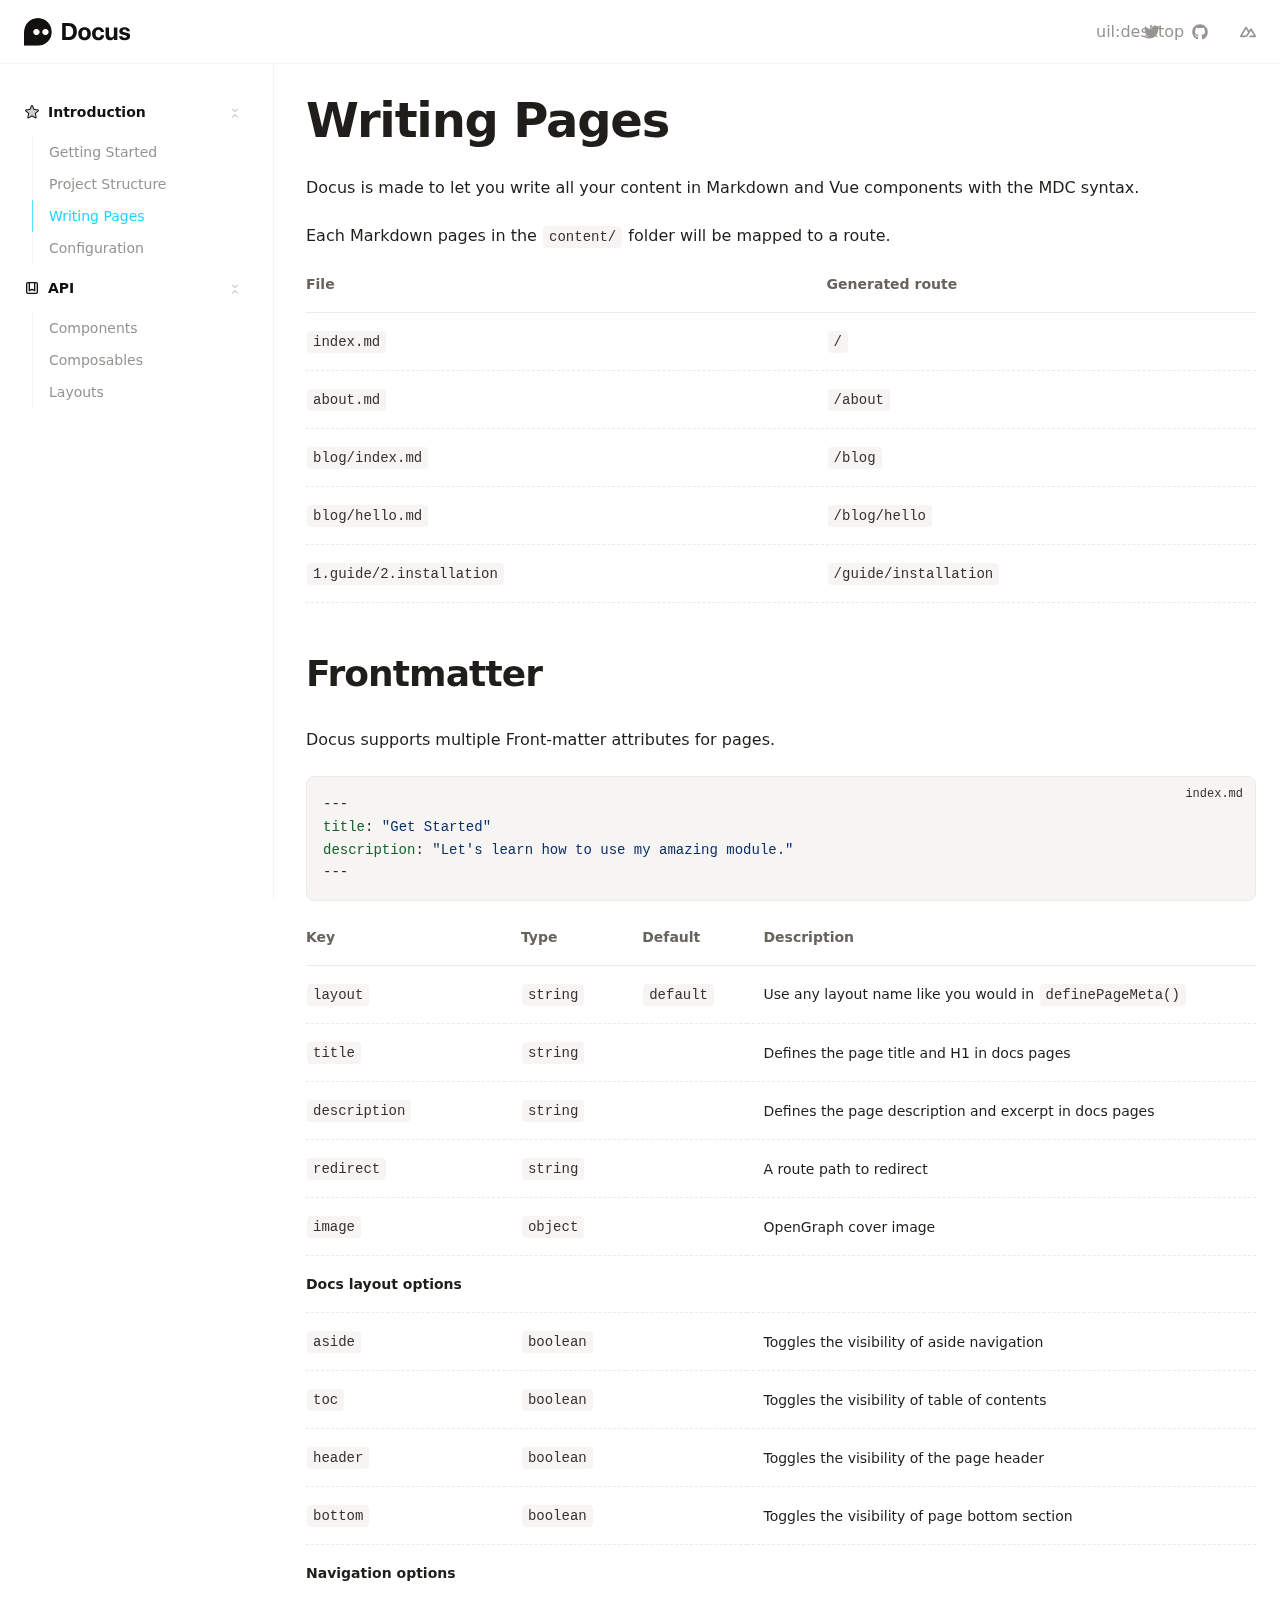
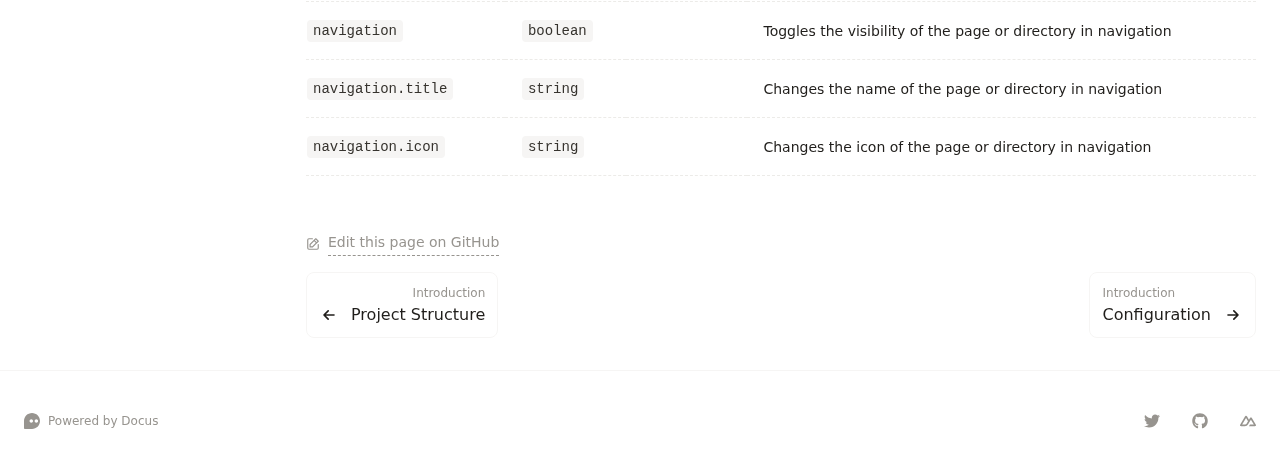
<file: introduction/writing-pages/index.html>
<!DOCTYPE html>
<html lang="en">
<head><meta charset="utf-8">
<title>Writing Pages · Docus</title>
<meta name="viewport" content="width=device-width, initial-scale=1">
<meta name="twitter:card" content="summary_large_image">
<meta property="og:image" content="https://user-images.githubusercontent.com/904724/185365452-87b7ca7b-6030-4813-a2db-5e65c785bf88.png">
<meta property="og:title" content="Writing Pages">
<meta name="description" content="Docus is made to let you write all your content in Markdown and Vue components with the MDC syntax.">
<meta property="og:description" content="Docus is made to let you write all your content in Markdown and Vue components with the MDC syntax."><link rel="modulepreload" as="script" crossorigin href="/_nuxt/entry.1ffc1a4c.js"><link rel="preload" as="style" href="/_nuxt/entry.f6037388.css"><link rel="modulepreload" as="script" crossorigin href="/_nuxt/document-driven.9836dc65.js"><link rel="modulepreload" as="script" crossorigin href="/_nuxt/DocumentDrivenEmpty.76f3a672.js"><link rel="modulepreload" as="script" crossorigin href="/_nuxt/ContentRenderer.587139e9.js"><link rel="modulepreload" as="script" crossorigin href="/_nuxt/ContentRendererMarkdown.cfca8f0c.js"><link rel="modulepreload" as="script" crossorigin href="/_nuxt/DocumentDrivenNotFound.efca6e7f.js"><link rel="preload" as="style" href="/_nuxt/DocumentDrivenNotFound.3b2b8c26.css"><link rel="modulepreload" as="script" crossorigin href="/_nuxt/ButtonLink.899fdaa9.js"><link rel="preload" as="style" href="/_nuxt/ButtonLink.0b266ae3.css"><link rel="modulepreload" as="script" crossorigin href="/_nuxt/ContentSlot.512cd637.js"><link rel="modulepreload" as="script" crossorigin href="/_nuxt/default.f6b10456.js"><link rel="modulepreload" as="script" crossorigin href="/_nuxt/DocsPageLayout.9daac11c.js"><link rel="preload" as="style" href="/_nuxt/DocsPageLayout.d86d6285.css"><link rel="modulepreload" as="script" crossorigin href="/_nuxt/DocsAside.0493c7c1.js"><link rel="preload" as="style" href="/_nuxt/DocsAside.3da749df.css"><link rel="modulepreload" as="script" crossorigin href="/_nuxt/ProseCodeInline.9b9a61a6.js"><link rel="preload" as="style" href="/_nuxt/ProseCodeInline.873c7ac7.css"><link rel="modulepreload" as="script" crossorigin href="/_nuxt/Alert.e0741f79.js"><link rel="preload" as="style" href="/_nuxt/Alert.dcca94b5.css"><link rel="modulepreload" as="script" crossorigin href="/_nuxt/DocsPageBottom.8b7a9528.js"><link rel="preload" as="style" href="/_nuxt/DocsPageBottom.d9748ddb.css"><link rel="modulepreload" as="script" crossorigin href="/_nuxt/ProseA.55dab247.js"><link rel="preload" as="style" href="/_nuxt/ProseA.baee409d.css"><link rel="modulepreload" as="script" crossorigin href="/_nuxt/EditOnLink.vue.3eb2eef2.js"><link rel="modulepreload" as="script" crossorigin href="/_nuxt/DocsPrevNext.6601df65.js"><link rel="preload" as="style" href="/_nuxt/DocsPrevNext.09a503e6.css"><link rel="modulepreload" as="script" crossorigin href="/_nuxt/DocsToc.f62d3fd1.js"><link rel="preload" as="style" href="/_nuxt/DocsToc.da8149e0.css"><link rel="modulepreload" as="script" crossorigin href="/_nuxt/DocsTocLinks.f479fa5d.js"><link rel="preload" as="style" href="/_nuxt/DocsTocLinks.bba25586.css"><link rel="modulepreload" as="script" crossorigin href="/_nuxt/EditOnLink.4f2ffce6.js"><link rel="modulepreload" as="script" crossorigin href="/_nuxt/IconDocus.d1afe7e9.js"><link rel="modulepreload" as="script" crossorigin href="/_nuxt/ProseH1.ed902496.js"><link rel="preload" as="style" href="/_nuxt/ProseH1.6d63403c.css"><link rel="modulepreload" as="script" crossorigin href="/_nuxt/ProseP.ccb85684.js"><link rel="preload" as="style" href="/_nuxt/ProseP.b99f89cd.css"><link rel="modulepreload" as="script" crossorigin href="/_nuxt/ProseTable.8b444415.js"><link rel="preload" as="style" href="/_nuxt/ProseTable.d34ed667.css"><link rel="modulepreload" as="script" crossorigin href="/_nuxt/ProseThead.d6d93eee.js"><link rel="preload" as="style" href="/_nuxt/ProseThead.01a5506b.css"><link rel="modulepreload" as="script" crossorigin href="/_nuxt/ProseTr.146e5c2c.js"><link rel="preload" as="style" href="/_nuxt/ProseTr.a14ca635.css"><link rel="modulepreload" as="script" crossorigin href="/_nuxt/ProseTh.e9ed6917.js"><link rel="preload" as="style" href="/_nuxt/ProseTh.f6b542b5.css"><link rel="modulepreload" as="script" crossorigin href="/_nuxt/ProseTbody.2199a7c7.js"><link rel="modulepreload" as="script" crossorigin href="/_nuxt/ProseTd.8ab213f1.js"><link rel="preload" as="style" href="/_nuxt/ProseTd.0e1894f1.css"><link rel="modulepreload" as="script" crossorigin href="/_nuxt/ProseH2.aa24f56e.js"><link rel="preload" as="style" href="/_nuxt/ProseH2.3a63b076.css"><link rel="modulepreload" as="script" crossorigin href="/_nuxt/ProseCode.8318db77.js"><link rel="preload" as="style" href="/_nuxt/ProseCode.7fe46a86.css"><link rel="modulepreload" as="script" crossorigin href="/_nuxt/index.9009f699.js"><link rel="modulepreload" as="script" crossorigin href="/_nuxt/ProseStrong.72d2c88d.js"><link rel="preload" as="style" href="/_nuxt/ProseStrong.b01d4b3b.css"><link rel="prefetch" as="style" href="/_nuxt/page.8aba30cd.css"><link rel="prefetch" as="script" crossorigin href="/_nuxt/page.ed1cd155.js"><link rel="prefetch" as="script" crossorigin href="/_nuxt/client-db.96603095.js"><link rel="prefetch" as="script" crossorigin href="/_nuxt/debug.fc53799a.js"><link rel="prefetch" as="style" href="/_nuxt/useStudio.b4354435.css"><link rel="prefetch" as="script" crossorigin href="/_nuxt/useStudio.95c48c34.js"><link rel="prefetch" as="script" crossorigin href="/_nuxt/asyncData.9f0e00a9.js"><link rel="prefetch" as="style" href="/_nuxt/error-404.47a83e66.css"><link rel="prefetch" as="script" crossorigin href="/_nuxt/error-404.25784d8d.js"><link rel="prefetch" as="style" href="/_nuxt/error-500.534ab3f3.css"><link rel="prefetch" as="script" crossorigin href="/_nuxt/error-500.46781de5.js"><style id="pinceau-theme">@media { :root {--pinceau-mq: initial; --docus-loadingBar-gradientColorStop3: #0047e1;--docus-loadingBar-gradientColorStop2: #34cdfe;--docus-loadingBar-gradientColorStop1: #00dc82;--docus-loadingBar-height: 3px;--docus-readableLine: 78ch;--docus-footer-height: 145px;--docus-header-height: 64px;--prose-code-inline-padding: 0.2rem 0.375rem 0.2rem 0.375rem;--prose-code-block-backdropFilter: contrast(1);--prose-code-block-border-style: solid;--prose-code-block-border-width: 1px;--prose-tbody-tr-borderBottom-style: dashed;--prose-tbody-tr-borderBottom-width: 1px;--prose-th-textAlign: inherit;--prose-thead-borderBottom-style: solid;--prose-thead-borderBottom-width: 1px;--prose-thead-border-style: solid;--prose-thead-border-width: 0px;--prose-table-textAlign: start;--prose-hr-width: 1px;--prose-hr-style: solid;--prose-li-listStylePosition: outside;--prose-ol-li-markerColor: currentColor;--prose-ol-paddingInlineStart: 21px;--prose-ol-listStyleType: decimal;--prose-ul-li-markerColor: currentColor;--prose-ul-paddingInlineStart: 21px;--prose-ul-listStyleType: disc;--prose-blockquote-border-style: solid;--prose-blockquote-border-width: 4px;--prose-blockquote-quotes: '201C' '201D' '2018' '2019';--prose-blockquote-paddingInlineStart: 24px;--prose-a-code-color-hover: currentColor;--prose-a-code-color-static: currentColor;--prose-a-hasCode-borderBottom: none;--prose-a-border-distance: 2px;--prose-a-border-color-hover: currentColor;--prose-a-border-color-static: currentColor;--prose-a-border-style-hover: solid;--prose-a-border-style-static: dashed;--prose-a-border-width: 1px;--prose-a-color-static: inherit;--prose-a-textDecoration: none;--prose-h6-margin: 3rem 0 2rem;--prose-h5-margin: 3rem 0 2rem;--prose-h4-margin: 3rem 0 2rem;--prose-h3-margin: 3rem 0 2rem;--prose-h2-margin: 3rem 0 2rem;--prose-h1-margin: 0 0 2rem;--typography-lead-loose: 2;--typography-lead-relaxed: 1.625;--typography-lead-normal: 1.5;--typography-lead-snug: 1.375;--typography-lead-tight: 1.25;--typography-lead-none: 1;--typography-lead-10: 2.5rem;--typography-lead-9: 2.25rem;--typography-lead-8: 2rem;--typography-lead-7: 1.75rem;--typography-lead-6: 1.5rem;--typography-lead-5: 1.25rem;--typography-lead-4: 1rem;--typography-lead-3: .75rem;--typography-lead-2: .5rem;--typography-lead-1: .025rem;--typography-fontWeight-black: 900;--typography-fontWeight-extrabold: 800;--typography-fontWeight-bold: 700;--typography-fontWeight-semibold: 600;--typography-fontWeight-medium: 500;--typography-fontWeight-normal: 400;--typography-fontWeight-light: 300;--typography-fontWeight-extralight: 200;--typography-fontWeight-thin: 100;--typography-fontSize-9xl: 128px;--typography-fontSize-8xl: 96px;--typography-fontSize-7xl: 72px;--typography-fontSize-6xl: 60px;--typography-fontSize-5xl: 48px;--typography-fontSize-4xl: 36px;--typography-fontSize-3xl: 30px;--typography-fontSize-2xl: 24px;--typography-fontSize-xl: 20px;--typography-fontSize-lg: 18px;--typography-fontSize-base: 16px;--typography-fontSize-sm: 14px;--typography-fontSize-xs: 12px;--typography-letterSpacing-wide: 0.025em;--typography-letterSpacing-tight: -0.025em;--typography-verticalMargin-base: 24px;--typography-verticalMargin-sm: 16px;--elements-border-secondary-hover: [object Object];--elements-backdrop-background: #fffc;--elements-backdrop-filter: saturate(200%) blur(20px);--elements-container-maxWidth: 80rem;--lead-loose: 2;--lead-relaxed: 1.625;--lead-normal: 1.5;--lead-snug: 1.375;--lead-tight: 1.25;--lead-none: 1;--lead-10: 2.5rem;--lead-9: 2.25rem;--lead-8: 2rem;--lead-7: 1.75rem;--lead-6: 1.5rem;--lead-5: 1.25rem;--lead-4: 1rem;--lead-3: .75rem;--lead-2: .5rem;--lead-1: .025rem;--letterSpacing-widest: 0.1em;--letterSpacing-wider: 0.05em;--letterSpacing-wide: 0.025em;--letterSpacing-normal: 0em;--letterSpacing-tight: -0.025em;--letterSpacing-tighter: -0.05em;--fontSize-9xl: 8rem;--fontSize-8xl: 6rem;--fontSize-7xl: 4.5rem;--fontSize-6xl: 3.75rem;--fontSize-5xl: 3rem;--fontSize-4xl: 2.25rem;--fontSize-3xl: 1.875rem;--fontSize-2xl: 1.5rem;--fontSize-xl: 1.25rem;--fontSize-lg: 1.125rem;--fontSize-base: 1rem;--fontSize-sm: 0.875rem;--fontSize-xs: 0.75rem;--fontWeight-black: 900;--fontWeight-extrabold: 800;--fontWeight-bold: 700;--fontWeight-semibold: 600;--fontWeight-medium: 500;--fontWeight-normal: 400;--fontWeight-light: 300;--fontWeight-extralight: 200;--fontWeight-thin: 100;--font-mono: ui-monospace, SFMono-Regular, Menlo, Monaco, Consolas, Liberation Mono, Courier New, monospace;--font-serif: ui-serif, Georgia, Cambria, Times New Roman, Times, serif;--font-sans: ui-sans-serif, system-ui, -apple-system, BlinkMacSystemFont, Segoe UI, Roboto, Helvetica Neue, Arial, Noto Sans, sans-serif, Apple Color Emoji, Segoe UI Emoji, Segoe UI Symbol, Noto Color Emoji;--opacity-total: 1;--opacity-high: 0.8;--opacity-medium: 0.5;--opacity-soft: 0.3;--opacity-light: 0.15;--opacity-bright: 0.1;--opacity-noOpacity: 0;--borderWidth-lg: 3px;--borderWidth-md: 2px;--borderWidth-sm: 1px;--borderWidth-noBorder: 0;--space-rem-875: 0.875rem;--space-rem-625: 0.625rem;--space-rem-375: 0.375rem;--space-rem-125: 0.125rem;--space-px: 1px;--space-128: 32rem;--space-96: 24rem;--space-80: 20rem;--space-72: 18rem;--space-64: 16rem;--space-60: 15rem;--space-56: 14rem;--space-52: 13rem;--space-48: 12rem;--space-44: 11rem;--space-40: 10rem;--space-36: 9rem;--space-32: 8rem;--space-28: 7rem;--space-24: 6rem;--space-20: 5rem;--space-16: 4rem;--space-14: 3.5rem;--space-12: 3rem;--space-11: 2.75rem;--space-10: 2.5rem;--space-9: 2.25rem;--space-8: 2rem;--space-7: 1.75rem;--space-6: 1.5rem;--space-5: 1.25rem;--space-4: 1rem;--space-3: 0.75rem;--space-2: 0.5rem;--space-1: 0.25rem;--space-0: 0px;--size-full: 100%;--size-7xl: 80rem;--size-6xl: 72rem;--size-5xl: 64rem;--size-4xl: 56rem;--size-3xl: 48rem;--size-2xl: 42rem;--size-xl: 36rem;--size-lg: 32rem;--size-md: 28rem;--size-sm: 24rem;--size-xs: 20rem;--size-200: 200px;--size-104: 104px;--size-80: 80px;--size-64: 64px;--size-56: 56px;--size-48: 48px;--size-40: 40px;--size-32: 32px;--size-24: 24px;--size-20: 20px;--size-16: 16px;--size-12: 12px;--size-8: 8px;--size-6: 6px;--size-4: 4px;--size-2: 2px;--size-0: 0px;--radii-full: 9999px;--radii-3xl: 1.75rem;--radii-2xl: 1.5rem;--radii-xl: 1rem;--radii-lg: 0.75rem;--radii-md: 0.5rem;--radii-sm: 0.375rem;--radii-xs: 0.25rem;--radii-2xs: 0.125rem;--radii-none: 0px;--shadow-none: 0px 0px 0px 0px transparent;--height-screen: 100vh;--width-screen: 100vw;--color-primary-900: #001A1F;--color-primary-800: #00232B;--color-primary-700: #024757;--color-primary-600: #09A0C1;--color-primary-500: #1AD6FF;--color-primary-400: #55E1FF;--color-primary-300: #82E3FF;--color-primary-200: #C5F2FF;--color-primary-100: #DCF7FF;--color-primary-50: #F1FCFF;--color-ruby-900: #380011;--color-ruby-800: #700021;--color-ruby-700: #a90032;--color-ruby-600: #e10043;--color-ruby-500: #ff1a5e;--color-ruby-400: #ff4079;--color-ruby-300: #ff6694;--color-ruby-200: #ff8dae;--color-ruby-100: #ffb3c9;--color-ruby-50: #ffd9e4;--color-pink-900: #380025;--color-pink-800: #70004b;--color-pink-700: #a90070;--color-pink-600: #e10095;--color-pink-500: #ff1ab2;--color-pink-400: #ff40bf;--color-pink-300: #ff66cc;--color-pink-200: #ff8dd8;--color-pink-100: #ffb3e5;--color-pink-50: #ffd9f2;--color-purple-900: #190038;--color-purple-800: #330070;--color-purple-700: #4c00a9;--color-purple-600: #6500e1;--color-purple-500: #811aff;--color-purple-400: #9640ff;--color-purple-300: #ab66ff;--color-purple-200: #c08dff;--color-purple-100: #d5b3ff;--color-purple-50: #ead9ff;--color-royalblue-900: #0b0531;--color-royalblue-800: #160a62;--color-royalblue-700: #211093;--color-royalblue-600: #2c15c4;--color-royalblue-500: #4127e8;--color-royalblue-400: #614bec;--color-royalblue-300: #806ff0;--color-royalblue-200: #a093f3;--color-royalblue-100: #c0b7f7;--color-royalblue-50: #dfdbfb;--color-indigoblue-900: #001238;--color-indigoblue-800: #002370;--color-indigoblue-700: #0035a9;--color-indigoblue-600: #0047e1;--color-indigoblue-500: #1a62ff;--color-indigoblue-400: #407cff;--color-indigoblue-300: #6696ff;--color-indigoblue-200: #8db0ff;--color-indigoblue-100: #b3cbff;--color-indigoblue-50: #d9e5ff;--color-blue-900: #00131D;--color-blue-800: #002235;--color-blue-700: #014267;--color-blue-600: #0069A6;--color-blue-500: #1AADFF;--color-blue-400: #64C7FF;--color-blue-300: #A1DDFF;--color-blue-200: #C6EAFF;--color-blue-100: #DFF3FF;--color-blue-50: #F2FAFF;--color-lightblue-900: #002e38;--color-lightblue-800: #005c70;--color-lightblue-700: #008aa9;--color-lightblue-600: #00b9e1;--color-lightblue-500: #1ad6ff;--color-lightblue-400: #40ddff;--color-lightblue-300: #66e4ff;--color-lightblue-200: #8deaff;--color-lightblue-100: #b3f1ff;--color-lightblue-50: #d9f8ff;--color-teal-900: #062a28;--color-teal-800: #0b544f;--color-teal-700: #117d77;--color-teal-600: #16a79e;--color-teal-500: #1cd1c6;--color-teal-400: #36e4da;--color-teal-300: #5fe9e1;--color-teal-200: #87efe9;--color-teal-100: #aff4f0;--color-teal-50: #d7faf8;--color-pear-900: #2a2b09;--color-pear-800: #545512;--color-pear-700: #7e801b;--color-pear-600: #a8aa24;--color-pear-500: #d0d32f;--color-pear-400: #d8da52;--color-pear-300: #e0e274;--color-pear-200: #e8e997;--color-pear-100: #eff0ba;--color-pear-50: #f7f8dc;--color-red-900: #1C0301;--color-red-800: #340A01;--color-red-700: #701704;--color-red-600: #BB2402;--color-red-500: #FF3B10;--color-red-400: #FF7353;--color-red-300: #FFA692;--color-red-200: #FFDED7;--color-red-100: #FFF3F0;--color-red-50: #FFF9F8;--color-orange-900: #381800;--color-orange-800: #702f00;--color-orange-700: #a94700;--color-orange-600: #e15e00;--color-orange-500: #ff7a1a;--color-orange-400: #ff9040;--color-orange-300: #ffa666;--color-orange-200: #ffbd8d;--color-orange-100: #ffd3b3;--color-orange-50: #ffe9d9;--color-yellow-900: #1B1500;--color-yellow-800: #292100;--color-yellow-700: #614E02;--color-yellow-600: #CBA408;--color-yellow-500: #FBCA05;--color-yellow-400: #FFDC4E;--color-yellow-300: #FFE372;--color-yellow-200: #FFF0B1;--color-yellow-100: #FFF6D3;--color-yellow-50: #FFFCEE;--color-green-900: #00190F;--color-green-800: #002817;--color-green-700: #006037;--color-green-600: #00B467;--color-green-500: #0DD885;--color-green-400: #3CEEA5;--color-green-300: #86FBCB;--color-green-200: #C3FFE6;--color-green-100: #DEFFF1;--color-green-50: #ECFFF7;--color-gray-900: #121110;--color-gray-800: #201E1B;--color-gray-700: #36332E;--color-gray-600: #67635D;--color-gray-500: #97948F;--color-gray-400: #ADA9A4;--color-gray-300: #DBD9D3;--color-gray-200: #ECEBE8;--color-gray-100: #F6F5F4;--color-gray-50: #FBFBFB;--color-black: #0B0A0A;--color-white: #ffffff;--media-portrait: only screen and (orientation: portrait);--media-landscape: only screen and (orientation: landscape);--media-rm: (prefers-reduced-motion: reduce);--media-2xl: (min-width: 1536px);--media-xl: (min-width: 1280px);--media-lg: (min-width: 1024px);--media-md: (min-width: 768px);--media-sm: (min-width: 640px);--media-xs: (min-width: 475px);--docus-footer-padding: var(--space-4) 0;--docus-header-title-color-hover: var(--color-primary-500);--docus-header-title-color-static: var(--color-gray-900);--docus-header-title-fontWeight: var(--fontWeight-bold);--docus-header-title-fontSize: var(--fontSize-2xl);--docus-header-logo-height: var(--space-6);--docus-body-fontFamily: var(--font-sans);--docus-body-color: var(--color-gray-800);--docus-body-backgroundColor: var(--color-white);--prose-code-inline-fontWeight: var(--typography-fontWeight-normal);--prose-code-inline-fontSize: var(--typography-fontSize-sm);--prose-code-inline-borderRadius: var(--radii-xs);--prose-code-block-pre-padding: var(--typography-verticalMargin-sm);--prose-code-block-margin: var(--typography-verticalMargin-base) 0;--prose-code-block-fontSize: var(--typography-fontSize-sm);--prose-tbody-code-inline-fontSize: var(--typography-fontSize-sm);--prose-tbody-td-padding: var(--typography-verticalMargin-sm);--prose-th-fontWeight: var(--typography-fontWeight-semibold);--prose-th-padding: 0 var(--typography-verticalMargin-sm) var(--typography-verticalMargin-sm) var(--typography-verticalMargin-sm);--prose-table-lineHeight: var(--typography-lead-6);--prose-table-fontSize: var(--typography-fontSize-sm);--prose-table-margin: var(--typography-verticalMargin-base) 0;--prose-hr-margin: var(--typography-verticalMargin-base) 0;--prose-li-margin: var(--typography-verticalMargin-sm) 0;--prose-ol-margin: var(--typography-verticalMargin-base) 0;--prose-ul-margin: var(--typography-verticalMargin-base) 0;--prose-blockquote-margin: var(--typography-verticalMargin-base) 0;--prose-a-code-border-style: var(--prose-a-border-style-static);--prose-a-code-border-width: var(--prose-a-border-width);--prose-a-fontWeight: var(--typography-fontWeight-medium);--prose-img-margin: var(--typography-verticalMargin-base) 0;--prose-strong-fontWeight: var(--typography-fontWeight-semibold);--prose-h6-iconSize: var(--typography-fontSize-base);--prose-h6-fontWeight: var(--typography-fontWeight-semibold);--prose-h6-lineHeight: var(--typography-lead-normal);--prose-h6-fontSize: var(--typography-fontSize-lg);--prose-h5-iconSize: var(--typography-fontSize-lg);--prose-h5-fontWeight: var(--typography-fontWeight-semibold);--prose-h5-lineHeight: var(--typography-lead-snug);--prose-h5-fontSize: var(--typography-fontSize-xl);--prose-h4-iconSize: var(--typography-fontSize-lg);--prose-h4-letterSpacing: var(--typography-letterSpacing-tight);--prose-h4-fontWeight: var(--typography-fontWeight-semibold);--prose-h4-lineHeight: var(--typography-lead-snug);--prose-h4-fontSize: var(--typography-fontSize-2xl);--prose-h3-iconSize: var(--typography-fontSize-xl);--prose-h3-letterSpacing: var(--typography-letterSpacing-tight);--prose-h3-fontWeight: var(--typography-fontWeight-semibold);--prose-h3-lineHeight: var(--typography-lead-snug);--prose-h3-fontSize: var(--typography-fontSize-3xl);--prose-h2-iconSize: var(--typography-fontSize-2xl);--prose-h2-letterSpacing: var(--typography-letterSpacing-tight);--prose-h2-fontWeight: var(--typography-fontWeight-semibold);--prose-h2-lineHeight: var(--typography-lead-tight);--prose-h2-fontSize: var(--typography-fontSize-4xl);--prose-h1-iconSize: var(--typography-fontSize-3xl);--prose-h1-letterSpacing: var(--typography-letterSpacing-tight);--prose-h1-fontWeight: var(--typography-fontWeight-bold);--prose-h1-lineHeight: var(--typography-lead-tight);--prose-h1-fontSize: var(--typography-fontSize-5xl);--prose-p-br-margin: var(--typography-verticalMargin-base) 0 0 0;--prose-p-margin: var(--typography-verticalMargin-base) 0;--prose-p-lineHeight: var(--typography-lead-normal);--prose-p-fontSize: var(--typography-fontSize-base);--typography-color-secondary-900: var(--color-gray-900);--typography-color-secondary-800: var(--color-gray-800);--typography-color-secondary-700: var(--color-gray-700);--typography-color-secondary-600: var(--color-gray-600);--typography-color-secondary-500: var(--color-gray-500);--typography-color-secondary-400: var(--color-gray-400);--typography-color-secondary-300: var(--color-gray-300);--typography-color-secondary-200: var(--color-gray-200);--typography-color-secondary-100: var(--color-gray-100);--typography-color-secondary-50: var(--color-gray-50);--typography-color-primary-900: var(--color-primary-900);--typography-color-primary-800: var(--color-primary-800);--typography-color-primary-700: var(--color-primary-700);--typography-color-primary-600: var(--color-primary-600);--typography-color-primary-500: var(--color-primary-500);--typography-color-primary-400: var(--color-primary-400);--typography-color-primary-300: var(--color-primary-300);--typography-color-primary-200: var(--color-primary-200);--typography-color-primary-100: var(--color-primary-100);--typography-color-primary-50: var(--color-primary-50);--typography-font-code: var(--font-mono);--typography-font-body: var(--font-sans);--typography-font-display: var(--font-sans);--typography-body-backgroundColor: var(--color-white);--typography-body-color: var(--color-black);--elements-state-danger-borderColor-secondary: var(--color-red-200);--elements-state-danger-borderColor-primary: var(--color-red-100);--elements-state-danger-backgroundColor-secondary: var(--color-red-100);--elements-state-danger-backgroundColor-primary: var(--color-red-50);--elements-state-danger-color-secondary: var(--color-red-600);--elements-state-danger-color-primary: var(--color-red-500);--elements-state-warning-borderColor-secondary: var(--color-yellow-200);--elements-state-warning-borderColor-primary: var(--color-yellow-100);--elements-state-warning-backgroundColor-secondary: var(--color-yellow-100);--elements-state-warning-backgroundColor-primary: var(--color-yellow-50);--elements-state-warning-color-secondary: var(--color-yellow-700);--elements-state-warning-color-primary: var(--color-yellow-600);--elements-state-success-borderColor-secondary: var(--color-green-200);--elements-state-success-borderColor-primary: var(--color-green-100);--elements-state-success-backgroundColor-secondary: var(--color-green-100);--elements-state-success-backgroundColor-primary: var(--color-green-50);--elements-state-success-color-secondary: var(--color-green-600);--elements-state-success-color-primary: var(--color-green-500);--elements-state-info-borderColor-secondary: var(--color-blue-200);--elements-state-info-borderColor-primary: var(--color-blue-100);--elements-state-info-backgroundColor-secondary: var(--color-blue-100);--elements-state-info-backgroundColor-primary: var(--color-blue-50);--elements-state-info-color-secondary: var(--color-blue-600);--elements-state-info-color-primary: var(--color-blue-500);--elements-state-primary-borderColor-secondary: var(--color-primary-200);--elements-state-primary-borderColor-primary: var(--color-primary-100);--elements-state-primary-backgroundColor-secondary: var(--color-primary-100);--elements-state-primary-backgroundColor-primary: var(--color-primary-50);--elements-state-primary-color-secondary: var(--color-primary-700);--elements-state-primary-color-primary: var(--color-primary-600);--elements-surface-secondary-backgroundColor: var(--color-gray-200);--elements-surface-primary-backgroundColor: var(--color-gray-100);--elements-surface-background-base: var(--color-gray-100);--elements-border-secondary-static: var(--color-gray-200);--elements-border-primary-hover: var(--color-gray-200);--elements-border-primary-static: var(--color-gray-100);--elements-container-padding-md: var(--space-6);--elements-container-padding-sm: var(--space-6);--elements-container-padding-xs: var(--space-4);--elements-container-padding-mobile: var(--space-4);--elements-text-secondary-color-hover: var(--color-gray-700);--elements-text-secondary-color-static: var(--color-gray-500);--elements-text-primary-color-static: var(--color-gray-900);--text-6xl-lineHeight: var(--lead-none);--text-6xl-fontSize: var(--fontSize-6xl);--text-5xl-lineHeight: var(--lead-none);--text-5xl-fontSize: var(--fontSize-5xl);--text-4xl-lineHeight: var(--lead-10);--text-4xl-fontSize: var(--fontSize-4xl);--text-3xl-lineHeight: var(--lead-9);--text-3xl-fontSize: var(--fontSize-3xl);--text-2xl-lineHeight: var(--lead-8);--text-2xl-fontSize: var(--fontSize-2xl);--text-xl-lineHeight: var(--lead-7);--text-xl-fontSize: var(--fontSize-xl);--text-lg-lineHeight: var(--lead-7);--text-lg-fontSize: var(--fontSize-lg);--text-base-lineHeight: var(--lead-6);--text-base-fontSize: var(--fontSize-base);--text-sm-lineHeight: var(--lead-5);--text-sm-fontSize: var(--fontSize-sm);--text-xs-lineHeight: var(--lead-4);--text-xs-fontSize: var(--fontSize-xs);--color-shadow: var(--color-gray-400);--color-secondary-900: var(--color-gray-900);--color-secondary-800: var(--color-gray-800);--color-secondary-700: var(--color-gray-700);--color-secondary-600: var(--color-gray-600);--color-secondary-500: var(--color-gray-500);--color-secondary-400: var(--color-gray-400);--color-secondary-300: var(--color-gray-300);--color-secondary-200: var(--color-gray-200);--color-secondary-100: var(--color-gray-100);--color-secondary-50: var(--color-gray-50);--prose-code-inline-backgroundColor: var(--typography-color-secondary-100);--prose-code-inline-color: var(--typography-color-secondary-700);--prose-code-block-backgroundColor: var(--typography-color-secondary-100);--prose-code-block-color: var(--typography-color-secondary-700);--prose-code-block-border-color: var(--typography-color-secondary-200);--prose-tbody-tr-borderBottom-color: var(--typography-color-secondary-200);--prose-th-color: var(--typography-color-secondary-600);--prose-thead-borderBottom-color: var(--typography-color-secondary-200);--prose-thead-border-color: var(--typography-color-secondary-300);--prose-hr-color: var(--typography-color-secondary-200);--prose-blockquote-border-color: var(--typography-color-secondary-200);--prose-blockquote-color: var(--typography-color-secondary-500);--prose-a-code-background-hover: var(--typography-color-primary-50);--prose-a-code-border-color-hover: var(--typography-color-primary-500);--prose-a-code-border-color-static: var(--typography-color-secondary-400);--prose-a-color-hover: var(--typography-color-primary-500);--shadow-2xl: 0px 25px 50px -12px var(--color-shadow);--shadow-xl: 0px 20px 25px -5px var(--color-shadow), 0px 8px 10px -6px var(--color-shadow);--shadow-lg: 0px 10px 15px -3px var(--color-shadow), 0px 4px 6px -4px var(--color-shadow);--shadow-md: 0px 4px 6px -1px var(--color-shadow), 0px 2px 4px -2px var(--color-shadow);--shadow-sm: 0px 1px 3px 0px var(--color-shadow), 0px 1px 2px -1px var(--color-shadow);--shadow-xs: 0px 1px 2px 0px var(--color-shadow); } }@media { :root.dark {--pinceau-mq: dark; --prose-code-block-backdropFilter: contrast(1);--prose-ol-li-markerColor: currentColor;--prose-ul-li-markerColor: currentColor;--prose-a-code-color-hover: currentColor;--prose-a-code-color-static: currentColor;--prose-a-border-color-hover: currentColor;--prose-a-border-color-static: currentColor;--prose-a-color-static: inherit;--elements-backdrop-background: #0c0d0ccc;--docus-header-title-color-static: var(--color-gray-100);--docus-body-color: var(--color-gray-200);--docus-body-backgroundColor: var(--color-black);--typography-body-backgroundColor: var(--color-black);--typography-body-color: var(--color-white);--elements-state-danger-borderColor-secondary: var(--color-red-700);--elements-state-danger-borderColor-primary: var(--color-red-800);--elements-state-danger-backgroundColor-secondary: var(--color-red-800);--elements-state-danger-backgroundColor-primary: var(--color-red-900);--elements-state-danger-color-secondary: var(--color-red-200);--elements-state-danger-color-primary: var(--color-red-300);--elements-state-warning-borderColor-secondary: var(--color-yellow-700);--elements-state-warning-borderColor-primary: var(--color-yellow-800);--elements-state-warning-backgroundColor-secondary: var(--color-yellow-800);--elements-state-warning-backgroundColor-primary: var(--color-yellow-900);--elements-state-warning-color-secondary: var(--color-yellow-200);--elements-state-warning-color-primary: var(--color-yellow-400);--elements-state-success-borderColor-secondary: var(--color-green-700);--elements-state-success-borderColor-primary: var(--color-green-800);--elements-state-success-backgroundColor-secondary: var(--color-green-800);--elements-state-success-backgroundColor-primary: var(--color-green-900);--elements-state-success-color-secondary: var(--color-green-200);--elements-state-success-color-primary: var(--color-green-400);--elements-state-info-borderColor-secondary: var(--color-blue-700);--elements-state-info-borderColor-primary: var(--color-blue-800);--elements-state-info-backgroundColor-secondary: var(--color-blue-800);--elements-state-info-backgroundColor-primary: var(--color-blue-900);--elements-state-info-color-secondary: var(--color-blue-200);--elements-state-info-color-primary: var(--color-blue-400);--elements-state-primary-borderColor-secondary: var(--color-primary-700);--elements-state-primary-borderColor-primary: var(--color-primary-800);--elements-state-primary-backgroundColor-secondary: var(--color-primary-800);--elements-state-primary-backgroundColor-primary: var(--color-primary-900);--elements-state-primary-color-secondary: var(--color-primary-200);--elements-state-primary-color-primary: var(--color-primary-400);--elements-surface-secondary-backgroundColor: var(--color-gray-800);--elements-surface-primary-backgroundColor: var(--color-gray-900);--elements-surface-background-base: var(--color-gray-900);--elements-border-secondary-static: var(--color-gray-800);--elements-border-primary-hover: var(--color-gray-800);--elements-border-primary-static: var(--color-gray-900);--elements-text-secondary-color-hover: var(--color-gray-200);--elements-text-secondary-color-static: var(--color-gray-400);--elements-text-primary-color-static: var(--color-gray-50);--color-shadow: var(--color-gray-800);--prose-code-inline-backgroundColor: var(--typography-color-secondary-800);--prose-code-inline-color: var(--typography-color-secondary-200);--prose-code-block-backgroundColor: var(--typography-color-secondary-900);--prose-code-block-color: var(--typography-color-secondary-200);--prose-code-block-border-color: var(--typography-color-secondary-800);--prose-tbody-tr-borderBottom-color: var(--typography-color-secondary-800);--prose-th-color: var(--typography-color-secondary-400);--prose-thead-borderBottom-color: var(--typography-color-secondary-800);--prose-thead-border-color: var(--typography-color-secondary-600);--prose-hr-color: var(--typography-color-secondary-800);--prose-blockquote-border-color: var(--typography-color-secondary-700);--prose-blockquote-color: var(--typography-color-secondary-400);--prose-a-code-background-hover: var(--typography-color-primary-900);--prose-a-code-border-color-hover: var(--typography-color-primary-600);--prose-a-code-border-color-static: var(--typography-color-secondary-600);--prose-a-color-hover: var(--typography-color-primary-400); } }@media (min-width: 640px) { :root {--pinceau-mq: sm; --docus-footer-height: 100px;--docus-header-logo-height: var(--space-7); } }</style><style id="pinceau-runtime-hydratable">@media{.phy[--]{--puid:Gsvt0e-v;}.pv-DIiv1j{padding-left:var(--elements-container-padding-mobile);padding-right:var(--elements-container-padding-mobile);}@media (min-width: 475px){.pv-DIiv1j{padding-left:var(--elements-container-padding-xs);padding-right:var(--elements-container-padding-xs);}}@media (min-width: 640px){.pv-DIiv1j{padding-left:var(--elements-container-padding-sm);padding-right:var(--elements-container-padding-sm);}}@media (min-width: 768px){.pv-DIiv1j{padding-left:var(--elements-container-padding-md);padding-right:var(--elements-container-padding-md);}}} @media{.phy[--]{--puid:tvYrXp-v;}.pv-9IsuLx{max-width:var(--elements-container-maxWidth);padding-left:var(--elements-container-padding-mobile);padding-right:var(--elements-container-padding-mobile);}@media (min-width: 475px){.pv-9IsuLx{padding-left:var(--elements-container-padding-xs);padding-right:var(--elements-container-padding-xs);}}@media (min-width: 640px){.pv-9IsuLx{padding-left:var(--elements-container-padding-sm);padding-right:var(--elements-container-padding-sm);}}@media (min-width: 768px){.pv-9IsuLx{padding-left:var(--elements-container-padding-md);padding-right:var(--elements-container-padding-md);}}} </style><link rel="stylesheet" href="/_nuxt/entry.f6037388.css"><link rel="stylesheet" href="/_nuxt/DocumentDrivenNotFound.3b2b8c26.css"><link rel="stylesheet" href="/_nuxt/ButtonLink.0b266ae3.css"><link rel="stylesheet" href="/_nuxt/DocsPageLayout.d86d6285.css"><link rel="stylesheet" href="/_nuxt/DocsAside.3da749df.css"><link rel="stylesheet" href="/_nuxt/ProseCodeInline.873c7ac7.css"><link rel="stylesheet" href="/_nuxt/Alert.dcca94b5.css"><link rel="stylesheet" href="/_nuxt/DocsPageBottom.d9748ddb.css"><link rel="stylesheet" href="/_nuxt/ProseA.baee409d.css"><link rel="stylesheet" href="/_nuxt/DocsPrevNext.09a503e6.css"><link rel="stylesheet" href="/_nuxt/DocsToc.da8149e0.css"><link rel="stylesheet" href="/_nuxt/DocsTocLinks.bba25586.css"><link rel="stylesheet" href="/_nuxt/ProseH1.6d63403c.css"><link rel="stylesheet" href="/_nuxt/ProseP.b99f89cd.css"><link rel="stylesheet" href="/_nuxt/ProseTable.d34ed667.css"><link rel="stylesheet" href="/_nuxt/ProseThead.01a5506b.css"><link rel="stylesheet" href="/_nuxt/ProseTr.a14ca635.css"><link rel="stylesheet" href="/_nuxt/ProseTh.f6b542b5.css"><link rel="stylesheet" href="/_nuxt/ProseTd.0e1894f1.css"><link rel="stylesheet" href="/_nuxt/ProseH2.3a63b076.css"><link rel="stylesheet" href="/_nuxt/ProseCode.7fe46a86.css"><link rel="stylesheet" href="/_nuxt/ProseStrong.b01d4b3b.css"><script>"use strict";(()=>{const a=window,e=document.documentElement,m=["dark","light"],c=window.localStorage.getItem("nuxt-color-mode")||"system";let n=c==="system"?f():c;const l=e.getAttribute("data-color-mode-forced");l&&(n=l),i(n),a["__NUXT_COLOR_MODE__"]={preference:c,value:n,getColorScheme:f,addColorScheme:i,removeColorScheme:d};function i(o){const t=""+o+"",s="theme";e.classList?e.classList.add(t):e.className+=" "+t,s&&e.setAttribute("data-"+s,o)}function d(o){const t=""+o+"",s="theme";e.classList?e.classList.remove(t):e.className=e.className.replace(new RegExp(t,"g"),""),s&&e.removeAttribute("data-"+s)}function r(o){return a.matchMedia("(prefers-color-scheme"+o+")")}function f(){if(a.matchMedia&&r("").media!=="not all"){for(const o of m)if(r(":"+o).matches)return o}return"light"}})();
</script></head>
<body ><!----><!--teleport anchor--><div id="__nuxt"><div class="app-layout" data-v-b8abb6d6><div class="nuxt-progress" style="width:0%;opacity:0;background-size:Infinity% auto;" data-v-b8abb6d6></div><header class="has-dialog" data-v-b8abb6d6 data-v-df8d88e4><div class="container pv-DIiv1j pc-Gsvt0e" data-v-df8d88e4 data-v-6d327d86><!--[--><div class="section left" data-v-df8d88e4><!--[--><button aria-label="Menu" data-v-16377c12><svg xmlns="http://www.w3.org/2000/svg" xmlns:xlink="http://www.w3.org/1999/xlink" role="img" class="icon" data-v-16377c12 style="" width="1em" height="1em" viewBox="0 0 24 24" data-v-121c6e7d><path fill="none" stroke="currentColor" stroke-linecap="round" stroke-linejoin="round" stroke-width="2" d="M4 6h16M4 12h16M4 18h16"/></svg></button><!--teleport start--><!--teleport end--><!--]--><a href="/" class="navbar-logo" aria-label="Docus" data-v-df8d88e4 data-v-c7ad16d9><span class="logo" data-v-c7ad16d9><svg viewbox="0 0 167 44" fill="none" xmlns="http://www.w3.org/2000/svg" data-v-c7ad16d9 data-v-b2e79d72><path d="M60 34.5945H70.2569C78.3172 34.5945 83.064 29.6369 83.064 21.1959V21.159C83.064 12.7365 78.2986 8 70.2569 8H60V34.5945ZM65.6217 29.987V12.5891H69.5867C74.5197 12.5891 77.3306 15.63 77.3306 21.1775V21.2143C77.3306 26.9645 74.6128 29.987 69.5867 29.987H65.6217Z" fill="currentColor" data-v-b2e79d72></path><path d="M95.1966 35C101.228 35 105.081 31.1666 105.081 24.716V24.6792C105.081 18.284 101.153 14.4321 95.178 14.4321C89.2211 14.4321 85.312 18.3208 85.312 24.6792V24.716C85.312 31.1481 89.1281 35 95.1966 35ZM95.2152 30.7795C92.5346 30.7795 90.8407 28.5863 90.8407 24.716V24.6792C90.8407 20.8642 92.5532 18.6526 95.178 18.6526C97.8213 18.6526 99.5525 20.8642 99.5525 24.6792V24.716C99.5525 28.5679 97.8585 30.7795 95.2152 30.7795Z" fill="currentColor" data-v-b2e79d72></path><path d="M116.823 35C122.147 35 125.59 31.7195 125.851 27.4068V27.2962H120.788L120.769 27.4621C120.397 29.4526 119.038 30.7795 116.86 30.7795C114.179 30.7795 112.504 28.5863 112.504 24.716V24.6976C112.504 20.9195 114.179 18.6526 116.841 18.6526C119.094 18.6526 120.415 20.0901 120.751 21.97L120.788 22.1358H125.832V22.0068C125.628 17.7311 122.184 14.4321 116.767 14.4321C110.792 14.4321 106.975 18.3577 106.975 24.6792V24.6976C106.975 31.0744 110.736 35 116.823 35Z" fill="currentColor" data-v-b2e79d72></path><path d="M135.08 35C138.095 35 140.143 33.5993 141.167 31.3324H141.278V34.5945H146.714V14.8375H141.278V26.1904C141.278 28.7706 139.733 30.5399 137.295 30.5399C134.856 30.5399 133.628 29.0471 133.628 26.4669V14.8375H128.192V27.5911C128.192 32.2171 130.687 35 135.08 35Z" fill="currentColor" data-v-b2e79d72></path><path d="M158.27 35C163.407 35 167 32.4567 167 28.5863V28.5679C167 25.656 165.287 24.0341 161.118 23.1679L157.73 22.4491C155.719 22.0253 155.031 21.3618 155.031 20.3481V20.3297C155.031 19.058 156.203 18.2287 158.083 18.2287C160.094 18.2287 161.267 19.2976 161.453 20.7167L161.471 20.8642H166.479V20.6799C166.348 17.215 163.389 14.4321 158.083 14.4321C153.001 14.4321 149.725 16.8648 149.725 20.6246V20.643C149.725 23.5918 151.68 25.5085 155.552 26.3195L158.94 27.0198C160.894 27.4437 161.564 28.0519 161.564 29.1024V29.1208C161.564 30.3925 160.317 31.185 158.27 31.185C156.092 31.185 154.919 30.2819 154.565 28.7338L154.528 28.5679H149.223L149.241 28.7338C149.669 32.4751 152.741 35 158.27 35Z" fill="currentColor" data-v-b2e79d72></path><mask id="mask0_109_36" style="mask-type:alpha;" maskUnits="userSpaceOnUse" x="0" y="0" width="44" height="44" data-v-b2e79d72><path fill-rule="evenodd" clip-rule="evenodd" d="M0 21.8104C0 9.76479 9.80347 0 21.8967 0C33.99 0 43.7935 9.76479 43.7935 21.8104C43.7935 33.8559 33.99 43.6207 21.8967 43.6207H0V21.8104ZM19.5294 17.0944C22.1442 17.0944 24.2641 19.2059 24.2641 21.8104C24.2641 24.4148 22.1442 26.526 19.5294 26.526C16.9147 26.526 14.7948 24.4148 14.7948 21.8101C14.7948 19.2059 16.9147 17.0944 19.5294 17.0944V17.0944ZM38.4674 21.8104C38.4674 19.2059 36.3475 17.0944 33.7328 17.0944C31.1183 17.0944 28.9984 19.2059 28.9984 21.8104C28.9984 24.4148 31.1183 26.526 33.7328 26.526C36.3475 26.526 38.4674 24.4148 38.4674 21.8101V21.8104Z" fill="white" data-v-b2e79d72></path></mask><g mask="url(#mask0_109_36)" data-v-b2e79d72><path fill-rule="evenodd" clip-rule="evenodd" d="M0 21.8104C0 9.76479 9.80347 0 21.8967 0C33.99 0 43.7935 9.76479 43.7935 21.8104C43.7935 33.8559 33.99 43.6207 21.8967 43.6207H0V21.8104ZM19.5294 17.0944C22.1442 17.0944 24.2641 19.2059 24.2641 21.8104C24.2641 24.4148 22.1442 26.526 19.5294 26.526C16.9147 26.526 14.7948 24.4148 14.7948 21.8101C14.7948 19.2059 16.9147 17.0944 19.5294 17.0944V17.0944ZM38.4674 21.8104C38.4674 19.2059 36.3475 17.0944 33.7328 17.0944C31.1183 17.0944 28.9984 19.2059 28.9984 21.8104C28.9984 24.4148 31.1183 26.526 33.7328 26.526C36.3475 26.526 38.4674 24.4148 38.4674 21.8101V21.8104Z" fill="currentColor" data-v-b2e79d72></path><path d="M9.9987e-06 43.6206H-0.156525V43.7762H9.9987e-06V43.6206ZM21.8967 -0.156006C9.71704 -0.156006 -0.156525 9.67861 -0.156525 21.8106H0.156545C0.156545 9.8508 9.88991 0.155828 21.8967 0.155828V-0.156006ZM43.9497 21.8103C43.9497 9.67861 34.0764 -0.156006 21.8967 -0.156006V0.155828C33.9036 0.155828 43.6369 9.8508 43.6369 21.8103H43.9497ZM21.8967 43.7762C34.0764 43.7762 43.9497 33.9419 43.9497 21.8103H43.6369C43.6369 33.7697 33.9036 43.4647 21.8967 43.4647V43.7762V43.7762ZM9.9987e-06 43.7762H21.8967V43.4647H9.9987e-06V43.7762ZM-0.156525 21.8103V43.6206H0.156545V21.8103H-0.156525ZM24.4203 21.8103C24.4203 19.1197 22.2306 16.9387 19.5294 16.9387V17.2502C22.0577 17.2502 24.1075 19.2916 24.1075 21.8103H24.4203V21.8103ZM19.5294 26.6816C22.2306 26.6816 24.4203 24.5005 24.4203 21.8103H24.1075C24.1075 24.3286 22.058 26.37 19.5294 26.37V26.6816V26.6816ZM14.6385 21.8106C14.6385 24.5008 16.8282 26.6819 19.5294 26.6819V26.3703C17.0011 26.3703 14.9513 24.3289 14.9513 21.8106H14.6385ZM19.5297 16.9387C16.8285 16.9387 14.6388 19.1197 14.6388 21.8103H14.9516C14.9516 19.2916 17.0011 17.2502 19.5297 17.2502V16.9387ZM33.7331 17.2502C36.2617 17.2502 38.3112 19.2916 38.3112 21.8103H38.624C38.624 19.1197 36.4343 16.9387 33.7331 16.9387V17.2502V17.2502ZM29.155 21.8103C29.155 19.2916 31.2045 17.2502 33.7328 17.2502V16.9387C31.0319 16.9387 28.8422 19.1197 28.8422 21.8103H29.155ZM33.7328 26.37C31.2045 26.37 29.155 24.3286 29.155 21.8103H28.8422C28.8422 24.5005 31.0319 26.6816 33.7328 26.6816V26.37ZM38.3109 21.8106C38.3109 24.3289 36.2614 26.3703 33.7328 26.3703V26.6819C36.434 26.6819 38.6237 24.5008 38.6237 21.8106H38.3109Z" fill="currentColor" data-v-b2e79d72></path></g></svg></span></a></div><div class="section center" data-v-df8d88e4><a href="/" class="navbar-logo" aria-label="Docus" data-v-df8d88e4 data-v-c7ad16d9><span class="logo" data-v-c7ad16d9><svg viewbox="0 0 167 44" fill="none" xmlns="http://www.w3.org/2000/svg" data-v-c7ad16d9 data-v-b2e79d72><path d="M60 34.5945H70.2569C78.3172 34.5945 83.064 29.6369 83.064 21.1959V21.159C83.064 12.7365 78.2986 8 70.2569 8H60V34.5945ZM65.6217 29.987V12.5891H69.5867C74.5197 12.5891 77.3306 15.63 77.3306 21.1775V21.2143C77.3306 26.9645 74.6128 29.987 69.5867 29.987H65.6217Z" fill="currentColor" data-v-b2e79d72></path><path d="M95.1966 35C101.228 35 105.081 31.1666 105.081 24.716V24.6792C105.081 18.284 101.153 14.4321 95.178 14.4321C89.2211 14.4321 85.312 18.3208 85.312 24.6792V24.716C85.312 31.1481 89.1281 35 95.1966 35ZM95.2152 30.7795C92.5346 30.7795 90.8407 28.5863 90.8407 24.716V24.6792C90.8407 20.8642 92.5532 18.6526 95.178 18.6526C97.8213 18.6526 99.5525 20.8642 99.5525 24.6792V24.716C99.5525 28.5679 97.8585 30.7795 95.2152 30.7795Z" fill="currentColor" data-v-b2e79d72></path><path d="M116.823 35C122.147 35 125.59 31.7195 125.851 27.4068V27.2962H120.788L120.769 27.4621C120.397 29.4526 119.038 30.7795 116.86 30.7795C114.179 30.7795 112.504 28.5863 112.504 24.716V24.6976C112.504 20.9195 114.179 18.6526 116.841 18.6526C119.094 18.6526 120.415 20.0901 120.751 21.97L120.788 22.1358H125.832V22.0068C125.628 17.7311 122.184 14.4321 116.767 14.4321C110.792 14.4321 106.975 18.3577 106.975 24.6792V24.6976C106.975 31.0744 110.736 35 116.823 35Z" fill="currentColor" data-v-b2e79d72></path><path d="M135.08 35C138.095 35 140.143 33.5993 141.167 31.3324H141.278V34.5945H146.714V14.8375H141.278V26.1904C141.278 28.7706 139.733 30.5399 137.295 30.5399C134.856 30.5399 133.628 29.0471 133.628 26.4669V14.8375H128.192V27.5911C128.192 32.2171 130.687 35 135.08 35Z" fill="currentColor" data-v-b2e79d72></path><path d="M158.27 35C163.407 35 167 32.4567 167 28.5863V28.5679C167 25.656 165.287 24.0341 161.118 23.1679L157.73 22.4491C155.719 22.0253 155.031 21.3618 155.031 20.3481V20.3297C155.031 19.058 156.203 18.2287 158.083 18.2287C160.094 18.2287 161.267 19.2976 161.453 20.7167L161.471 20.8642H166.479V20.6799C166.348 17.215 163.389 14.4321 158.083 14.4321C153.001 14.4321 149.725 16.8648 149.725 20.6246V20.643C149.725 23.5918 151.68 25.5085 155.552 26.3195L158.94 27.0198C160.894 27.4437 161.564 28.0519 161.564 29.1024V29.1208C161.564 30.3925 160.317 31.185 158.27 31.185C156.092 31.185 154.919 30.2819 154.565 28.7338L154.528 28.5679H149.223L149.241 28.7338C149.669 32.4751 152.741 35 158.27 35Z" fill="currentColor" data-v-b2e79d72></path><mask id="mask0_109_36" style="mask-type:alpha;" maskUnits="userSpaceOnUse" x="0" y="0" width="44" height="44" data-v-b2e79d72><path fill-rule="evenodd" clip-rule="evenodd" d="M0 21.8104C0 9.76479 9.80347 0 21.8967 0C33.99 0 43.7935 9.76479 43.7935 21.8104C43.7935 33.8559 33.99 43.6207 21.8967 43.6207H0V21.8104ZM19.5294 17.0944C22.1442 17.0944 24.2641 19.2059 24.2641 21.8104C24.2641 24.4148 22.1442 26.526 19.5294 26.526C16.9147 26.526 14.7948 24.4148 14.7948 21.8101C14.7948 19.2059 16.9147 17.0944 19.5294 17.0944V17.0944ZM38.4674 21.8104C38.4674 19.2059 36.3475 17.0944 33.7328 17.0944C31.1183 17.0944 28.9984 19.2059 28.9984 21.8104C28.9984 24.4148 31.1183 26.526 33.7328 26.526C36.3475 26.526 38.4674 24.4148 38.4674 21.8101V21.8104Z" fill="white" data-v-b2e79d72></path></mask><g mask="url(#mask0_109_36)" data-v-b2e79d72><path fill-rule="evenodd" clip-rule="evenodd" d="M0 21.8104C0 9.76479 9.80347 0 21.8967 0C33.99 0 43.7935 9.76479 43.7935 21.8104C43.7935 33.8559 33.99 43.6207 21.8967 43.6207H0V21.8104ZM19.5294 17.0944C22.1442 17.0944 24.2641 19.2059 24.2641 21.8104C24.2641 24.4148 22.1442 26.526 19.5294 26.526C16.9147 26.526 14.7948 24.4148 14.7948 21.8101C14.7948 19.2059 16.9147 17.0944 19.5294 17.0944V17.0944ZM38.4674 21.8104C38.4674 19.2059 36.3475 17.0944 33.7328 17.0944C31.1183 17.0944 28.9984 19.2059 28.9984 21.8104C28.9984 24.4148 31.1183 26.526 33.7328 26.526C36.3475 26.526 38.4674 24.4148 38.4674 21.8101V21.8104Z" fill="currentColor" data-v-b2e79d72></path><path d="M9.9987e-06 43.6206H-0.156525V43.7762H9.9987e-06V43.6206ZM21.8967 -0.156006C9.71704 -0.156006 -0.156525 9.67861 -0.156525 21.8106H0.156545C0.156545 9.8508 9.88991 0.155828 21.8967 0.155828V-0.156006ZM43.9497 21.8103C43.9497 9.67861 34.0764 -0.156006 21.8967 -0.156006V0.155828C33.9036 0.155828 43.6369 9.8508 43.6369 21.8103H43.9497ZM21.8967 43.7762C34.0764 43.7762 43.9497 33.9419 43.9497 21.8103H43.6369C43.6369 33.7697 33.9036 43.4647 21.8967 43.4647V43.7762V43.7762ZM9.9987e-06 43.7762H21.8967V43.4647H9.9987e-06V43.7762ZM-0.156525 21.8103V43.6206H0.156545V21.8103H-0.156525ZM24.4203 21.8103C24.4203 19.1197 22.2306 16.9387 19.5294 16.9387V17.2502C22.0577 17.2502 24.1075 19.2916 24.1075 21.8103H24.4203V21.8103ZM19.5294 26.6816C22.2306 26.6816 24.4203 24.5005 24.4203 21.8103H24.1075C24.1075 24.3286 22.058 26.37 19.5294 26.37V26.6816V26.6816ZM14.6385 21.8106C14.6385 24.5008 16.8282 26.6819 19.5294 26.6819V26.3703C17.0011 26.3703 14.9513 24.3289 14.9513 21.8106H14.6385ZM19.5297 16.9387C16.8285 16.9387 14.6388 19.1197 14.6388 21.8103H14.9516C14.9516 19.2916 17.0011 17.2502 19.5297 17.2502V16.9387ZM33.7331 17.2502C36.2617 17.2502 38.3112 19.2916 38.3112 21.8103H38.624C38.624 19.1197 36.4343 16.9387 33.7331 16.9387V17.2502V17.2502ZM29.155 21.8103C29.155 19.2916 31.2045 17.2502 33.7328 17.2502V16.9387C31.0319 16.9387 28.8422 19.1197 28.8422 21.8103H29.155ZM33.7328 26.37C31.2045 26.37 29.155 24.3286 29.155 21.8103H28.8422C28.8422 24.5005 31.0319 26.6816 33.7328 26.6816V26.37ZM38.3109 21.8106C38.3109 24.3289 36.2614 26.3703 33.7328 26.3703V26.6819C36.434 26.6819 38.6237 24.5008 38.6237 21.8106H38.3109Z" fill="currentColor" data-v-b2e79d72></path></g></svg></span></a><!----></div><div class="section right" data-v-df8d88e4><!----><button aria-label="Color Mode" data-v-df8d88e4 data-v-36be2ff6><span data-v-36be2ff6>...</span></button><div class="social-icons" data-v-df8d88e4><!--[--><a href="https://twitter.com/nuxt_js" rel="noopener noreferrer" target="_blank" title="nuxt_js" aria-label="nuxt_js" data-v-2c8dd08e><svg xmlns="http://www.w3.org/2000/svg" xmlns:xlink="http://www.w3.org/1999/xlink" aria-hidden="true" role="img" class="icon" data-v-2c8dd08e style="" width="1em" height="1em" viewBox="0 0 512 512" data-v-121c6e7d><path fill="currentColor" d="M459.37 151.716c.325 4.548.325 9.097.325 13.645c0 138.72-105.583 298.558-298.558 298.558c-59.452 0-114.68-17.219-161.137-47.106c8.447.974 16.568 1.299 25.34 1.299c49.055 0 94.213-16.568 130.274-44.832c-46.132-.975-84.792-31.188-98.112-72.772c6.498.974 12.995 1.624 19.818 1.624c9.421 0 18.843-1.3 27.614-3.573c-48.081-9.747-84.143-51.98-84.143-102.985v-1.299c13.969 7.797 30.214 12.67 47.431 13.319c-28.264-18.843-46.781-51.005-46.781-87.391c0-19.492 5.197-37.36 14.294-52.954c51.655 63.675 129.3 105.258 216.365 109.807c-1.624-7.797-2.599-15.918-2.599-24.04c0-57.828 46.782-104.934 104.934-104.934c30.213 0 57.502 12.67 76.67 33.137c23.715-4.548 46.456-13.32 66.599-25.34c-7.798 24.366-24.366 44.833-46.132 57.827c21.117-2.273 41.584-8.122 60.426-16.243c-14.292 20.791-32.161 39.308-52.628 54.253z"/></svg></a><a href="https://github.com/nuxt-themes/docus" rel="noopener noreferrer" target="_blank" title="nuxt-themes/docus" aria-label="nuxt-themes/docus" data-v-2c8dd08e><svg xmlns="http://www.w3.org/2000/svg" xmlns:xlink="http://www.w3.org/1999/xlink" aria-hidden="true" role="img" class="icon" data-v-2c8dd08e style="" width="1em" height="1em" viewBox="0 0 496 512" data-v-121c6e7d><path fill="currentColor" d="M165.9 397.4c0 2-2.3 3.6-5.2 3.6c-3.3.3-5.6-1.3-5.6-3.6c0-2 2.3-3.6 5.2-3.6c3-.3 5.6 1.3 5.6 3.6zm-31.1-4.5c-.7 2 1.3 4.3 4.3 4.9c2.6 1 5.6 0 6.2-2s-1.3-4.3-4.3-5.2c-2.6-.7-5.5.3-6.2 2.3zm44.2-1.7c-2.9.7-4.9 2.6-4.6 4.9c.3 2 2.9 3.3 5.9 2.6c2.9-.7 4.9-2.6 4.6-4.6c-.3-1.9-3-3.2-5.9-2.9zM244.8 8C106.1 8 0 113.3 0 252c0 110.9 69.8 205.8 169.5 239.2c12.8 2.3 17.3-5.6 17.3-12.1c0-6.2-.3-40.4-.3-61.4c0 0-70 15-84.7-29.8c0 0-11.4-29.1-27.8-36.6c0 0-22.9-15.7 1.6-15.4c0 0 24.9 2 38.6 25.8c21.9 38.6 58.6 27.5 72.9 20.9c2.3-16 8.8-27.1 16-33.7c-55.9-6.2-112.3-14.3-112.3-110.5c0-27.5 7.6-41.3 23.6-58.9c-2.6-6.5-11.1-33.3 2.6-67.9c20.9-6.5 69 27 69 27c20-5.6 41.5-8.5 62.8-8.5s42.8 2.9 62.8 8.5c0 0 48.1-33.6 69-27c13.7 34.7 5.2 61.4 2.6 67.9c16 17.7 25.8 31.5 25.8 58.9c0 96.5-58.9 104.2-114.8 110.5c9.2 7.9 17 22.9 17 46.4c0 33.7-.3 75.4-.3 83.6c0 6.5 4.6 14.4 17.3 12.1C428.2 457.8 496 362.9 496 252C496 113.3 383.5 8 244.8 8zM97.2 352.9c-1.3 1-1 3.3.7 5.2c1.6 1.6 3.9 2.3 5.2 1c1.3-1 1-3.3-.7-5.2c-1.6-1.6-3.9-2.3-5.2-1zm-10.8-8.1c-.7 1.3.3 2.9 2.3 3.9c1.6 1 3.6.7 4.3-.7c.7-1.3-.3-2.9-2.3-3.9c-2-.6-3.6-.3-4.3.7zm32.4 35.6c-1.6 1.3-1 4.3 1.3 6.2c2.3 2.3 5.2 2.6 6.5 1c1.3-1.3.7-4.3-1.3-6.2c-2.2-2.3-5.2-2.6-6.5-1zm-11.4-14.7c-1.6 1-1.6 3.6 0 5.9c1.6 2.3 4.3 3.3 5.6 2.3c1.6-1.3 1.6-3.9 0-6.2c-1.4-2.3-4-3.3-5.6-2z"/></svg></a><a href="https://nuxt.com" rel="noopener noreferrer" target="_blank" title="Nuxt" aria-label="Nuxt" data-v-2c8dd08e><svg xmlns="http://www.w3.org/2000/svg" xmlns:xlink="http://www.w3.org/1999/xlink" aria-hidden="true" role="img" class="icon" data-v-2c8dd08e style="" width="1em" height="1em" viewBox="0 0 24 24" data-v-121c6e7d><path fill="currentColor" d="M13.464 19.83h8.922c.283 0 .562-.073.807-.21a1.59 1.59 0 0 0 .591-.574a1.53 1.53 0 0 0 .216-.783a1.529 1.529 0 0 0-.217-.782L17.792 7.414a1.59 1.59 0 0 0-.591-.573a1.652 1.652 0 0 0-.807-.21c-.283 0-.562.073-.807.21a1.59 1.59 0 0 0-.59.573L13.463 9.99L10.47 4.953a1.591 1.591 0 0 0-.591-.573a1.653 1.653 0 0 0-.807-.21c-.284 0-.562.073-.807.21a1.591 1.591 0 0 0-.591.573L.216 17.481a1.53 1.53 0 0 0-.217.782c0 .275.074.545.216.783a1.59 1.59 0 0 0 .59.574c.246.137.525.21.808.21h5.6c2.22 0 3.856-.946 4.982-2.79l2.733-4.593l1.464-2.457l4.395 7.382h-5.859Zm-6.341-2.46l-3.908-.002l5.858-9.842l2.923 4.921l-1.957 3.29c-.748 1.196-1.597 1.632-2.916 1.632z"/></svg></a><!--]--></div></div><!--]--></div></header><main data-v-b8abb6d6><!--[--><div class="document-driven-page"><div class="container pv-DIiv1j pc-ypgi-0 docs-page-content fluid has-aside" data-v-9d45a9a3 data-v-6d327d86><!--[--><aside class="aside-nav" data-v-9d45a9a3><nav class="app-aside" data-v-9d45a9a3 data-v-d3155863><ul class="docs-aside-tree" data-v-d3155863 data-v-85b4e6e0><!--[--><li class="" data-v-85b4e6e0><button class="title-collapsible-button" data-v-85b4e6e0><span class="content" data-v-85b4e6e0><svg xmlns="http://www.w3.org/2000/svg" xmlns:xlink="http://www.w3.org/1999/xlink" aria-hidden="true" role="img" class="icon" data-v-85b4e6e0 style="" width="1em" height="1em" viewBox="0 0 256 256" data-v-121c6e7d><g fill="currentColor"><path d="M184.13 147.7a8.08 8.08 0 0 0-2.54 7.89l13.52 58.54a8 8 0 0 1-11.89 8.69l-51.1-31a7.93 7.93 0 0 0-8.24 0l-51.1 31a8 8 0 0 1-11.89-8.69l13.52-58.54a8.08 8.08 0 0 0-2.54-7.89l-45.11-39.35a8 8 0 0 1 4.54-14.07l59.46-5.14a8 8 0 0 0 6.67-4.88l23.23-55.36a8 8 0 0 1 14.68 0l23.23 55.36a8 8 0 0 0 6.67 4.88l59.46 5.14a8 8 0 0 1 4.54 14.07Z" opacity=".2"/><path d="M239.2 97.29a16 16 0 0 0-13.81-11L166 81.17l-23.28-55.36a15.95 15.95 0 0 0-29.44 0L90.07 81.17l-59.46 5.15a16 16 0 0 0-9.11 28.06l45.11 39.42l-13.52 58.54a16 16 0 0 0 23.84 17.34l51-31l51.11 31a16 16 0 0 0 23.84-17.34l-13.51-58.6l45.1-39.36a16 16 0 0 0 4.73-17.09Zm-15.22 5l-45.1 39.36a16 16 0 0 0-5.08 15.71L187.35 216l-51.07-31a15.9 15.9 0 0 0-16.54 0l-51 31l13.46-58.6a16 16 0 0 0-5.08-15.71L32 102.35a.37.37 0 0 1 0-.09l59.44-5.14a16 16 0 0 0 13.35-9.75L128 32.08l23.2 55.29a16 16 0 0 0 13.35 9.75l59.45 5.14v.07Z"/></g></svg><span data-v-85b4e6e0>Introduction</span></span><span data-v-85b4e6e0><svg xmlns="http://www.w3.org/2000/svg" xmlns:xlink="http://www.w3.org/1999/xlink" aria-hidden="true" role="img" class="icon collapsible-icon" data-v-85b4e6e0 style="" width="1em" height="1em" viewBox="0 0 24 24" data-v-121c6e7d><path fill="none" stroke="currentColor" stroke-linecap="round" stroke-linejoin="round" stroke-width="2" d="m7 20l5-5l5 5M7 4l5 5l5-5"/></svg></span></button><ul class="docs-aside-tree recursive" style="" data-v-85b4e6e0 data-v-85b4e6e0><!--[--><li class="has-parent-icon bordered" data-v-85b4e6e0><a href="/introduction/getting-started" class="link padded" data-v-85b4e6e0><span class="content" data-v-85b4e6e0><!----><span data-v-85b4e6e0>Getting Started</span></span></a><!----></li><li class="has-parent-icon bordered" data-v-85b4e6e0><a href="/introduction/project-structure" class="link padded" data-v-85b4e6e0><span class="content" data-v-85b4e6e0><!----><span data-v-85b4e6e0>Project Structure</span></span></a><!----></li><li class="has-parent-icon bordered active" data-v-85b4e6e0><a aria-current="page" href="/introduction/writing-pages" class="router-link-active router-link-exact-active link padded active" data-v-85b4e6e0><span class="content" data-v-85b4e6e0><!----><span data-v-85b4e6e0>Writing Pages</span></span></a><!----></li><li class="has-parent-icon bordered" data-v-85b4e6e0><a href="/introduction/configuration" class="link padded" data-v-85b4e6e0><span class="content" data-v-85b4e6e0><!----><span data-v-85b4e6e0>Configuration</span></span></a><!----></li><!--]--></ul></li><li class="" data-v-85b4e6e0><button class="title-collapsible-button" data-v-85b4e6e0><span class="content" data-v-85b4e6e0><svg xmlns="http://www.w3.org/2000/svg" xmlns:xlink="http://www.w3.org/1999/xlink" aria-hidden="true" role="img" class="icon" data-v-85b4e6e0 style="" width="1em" height="1em" viewBox="0 0 24 24" data-v-121c6e7d><path fill="none" stroke="currentColor" stroke-linecap="round" stroke-linejoin="round" stroke-width="2" d="M16 4v12l-4-2l-4 2V4M6 20h12a2 2 0 0 0 2-2V6a2 2 0 0 0-2-2H6a2 2 0 0 0-2 2v12a2 2 0 0 0 2 2Z"/></svg><span data-v-85b4e6e0>API</span></span><span data-v-85b4e6e0><svg xmlns="http://www.w3.org/2000/svg" xmlns:xlink="http://www.w3.org/1999/xlink" aria-hidden="true" role="img" class="icon collapsible-icon" data-v-85b4e6e0 style="" width="1em" height="1em" viewBox="0 0 24 24" data-v-121c6e7d><path fill="none" stroke="currentColor" stroke-linecap="round" stroke-linejoin="round" stroke-width="2" d="m7 20l5-5l5 5M7 4l5 5l5-5"/></svg></span></button><ul class="docs-aside-tree recursive" style="" data-v-85b4e6e0 data-v-85b4e6e0><!--[--><li class="has-parent-icon bordered" data-v-85b4e6e0><a href="/api/components" class="link padded" data-v-85b4e6e0><span class="content" data-v-85b4e6e0><!----><span data-v-85b4e6e0>Components</span></span></a><!----></li><li class="has-parent-icon bordered" data-v-85b4e6e0><a href="/api/composables" class="link padded" data-v-85b4e6e0><span class="content" data-v-85b4e6e0><!----><span data-v-85b4e6e0>Composables</span></span></a><!----></li><li class="has-parent-icon bordered" data-v-85b4e6e0><a href="/api/layouts" class="link padded" data-v-85b4e6e0><span class="content" data-v-85b4e6e0><!----><span data-v-85b4e6e0>Layouts</span></span></a><!----></li><!--]--></ul></li><!--]--></ul></nav></aside><article class="page-body" data-v-9d45a9a3><!--[--><!--[--><div><h1 id="writing-pages" data-v-a5759516><a aria-current="page" href="/introduction/writing-pages#writing-pages" class="router-link-active router-link-exact-active" data-v-a5759516><!--[-->Writing Pages<!--]--><!----></a></h1><p data-v-63bfa697><!--[-->Docus is made to let you write all your content in Markdown and Vue components with the MDC syntax.<!--]--></p><p data-v-63bfa697><!--[-->Each Markdown pages in the <code data-v-c81ed8f1><!--[-->content/<!--]--></code> folder will be mapped to a route.<!--]--></p><div class="table-wrapper" data-v-6b1afcb9><table data-v-6b1afcb9><!--[--><thead data-v-513aac1f><!--[--><tr data-v-a0e7c17a><!--[--><th data-v-eebbe65a><!--[-->File<!--]--></th><th align="left" data-v-eebbe65a><!--[-->Generated route<!--]--></th><!--]--></tr><!--]--></thead><tbody><!--[--><tr data-v-a0e7c17a><!--[--><td data-v-cfe1bbd3><!--[--><code data-v-c81ed8f1><!--[-->index.md<!--]--></code><!--]--></td><td align="left" data-v-cfe1bbd3><!--[--><code data-v-c81ed8f1><!--[-->/<!--]--></code><!--]--></td><!--]--></tr><tr data-v-a0e7c17a><!--[--><td data-v-cfe1bbd3><!--[--><code data-v-c81ed8f1><!--[-->about.md<!--]--></code><!--]--></td><td align="left" data-v-cfe1bbd3><!--[--><code data-v-c81ed8f1><!--[-->/about<!--]--></code><!--]--></td><!--]--></tr><tr data-v-a0e7c17a><!--[--><td data-v-cfe1bbd3><!--[--><code data-v-c81ed8f1><!--[-->blog/index.md<!--]--></code><!--]--></td><td align="left" data-v-cfe1bbd3><!--[--><code data-v-c81ed8f1><!--[-->/blog<!--]--></code><!--]--></td><!--]--></tr><tr data-v-a0e7c17a><!--[--><td data-v-cfe1bbd3><!--[--><code data-v-c81ed8f1><!--[-->blog/hello.md<!--]--></code><!--]--></td><td align="left" data-v-cfe1bbd3><!--[--><code data-v-c81ed8f1><!--[-->/blog/hello<!--]--></code><!--]--></td><!--]--></tr><tr data-v-a0e7c17a><!--[--><td data-v-cfe1bbd3><!--[--><code data-v-c81ed8f1><!--[-->1.guide/2.installation<!--]--></code><!--]--></td><td align="left" data-v-cfe1bbd3><!--[--><code data-v-c81ed8f1><!--[-->/guide/installation<!--]--></code><!--]--></td><!--]--></tr><!--]--></tbody><!--]--></table></div><h2 id="frontmatter" data-v-1daf0210><a aria-current="page" href="/introduction/writing-pages#frontmatter" class="router-link-active router-link-exact-active" data-v-1daf0210><!--[-->Frontmatter<!--]--><!----></a></h2><p data-v-63bfa697><!--[-->Docus supports multiple Front-matter attributes for pages.<!--]--></p><div class="highlight-md prose-code language-md" meta data-v-bfc7416e><span class="filename" data-v-bfc7416e>index.md</span><!--[--><pre><code><span class="line" line="1"><span class="ct-935781">---
</span></span><span class="line" line="2"><span class="ct-238295">title</span><span class="ct-935781">: </span><span class="ct-667011">&quot;Get Started&quot;
</span></span><span class="line" line="3"><span class="ct-238295">description</span><span class="ct-935781">: </span><span class="ct-667011">&quot;Let&#39;s learn how to use my amazing module.&quot;
</span></span><span class="line" line="4"><span class="ct-935781">---</span></span></code></pre><!--]--><button class="copy-button" data-v-bfc7416e data-v-75636234><span class="sr-only" data-v-75636234>Copy to clipboard</span><span class="icon-wrapper" data-v-75636234><svg xmlns="http://www.w3.org/2000/svg" xmlns:xlink="http://www.w3.org/1999/xlink" aria-hidden="true" role="img" class="icon" data-v-75636234 style="" width="18px" height="18px" viewBox="0 0 256 256" data-v-121c6e7d><path fill="currentColor" d="M216 32H88a8 8 0 0 0-8 8v40H40a8 8 0 0 0-8 8v128a8 8 0 0 0 8 8h128a8 8 0 0 0 8-8v-40h40a8 8 0 0 0 8-8V40a8 8 0 0 0-8-8Zm-56 176H48V96h112Zm48-48h-32V88a8 8 0 0 0-8-8H96V48h112Z"/></svg></span></button></div><div class="table-wrapper" data-v-6b1afcb9><table data-v-6b1afcb9><!--[--><thead data-v-513aac1f><!--[--><tr data-v-a0e7c17a><!--[--><th data-v-eebbe65a><!--[--><strong data-v-9d7bd52e><!--[-->Key<!--]--></strong><!--]--></th><th data-v-eebbe65a><!--[--><strong data-v-9d7bd52e><!--[-->Type<!--]--></strong><!--]--></th><th data-v-eebbe65a><!--[--><strong data-v-9d7bd52e><!--[-->Default<!--]--></strong><!--]--></th><th data-v-eebbe65a><!--[--><strong data-v-9d7bd52e><!--[-->Description<!--]--></strong><!--]--></th><!--]--></tr><!--]--></thead><tbody><!--[--><tr data-v-a0e7c17a><!--[--><td data-v-cfe1bbd3><!--[--><code data-v-c81ed8f1><!--[-->layout<!--]--></code><!--]--></td><td data-v-cfe1bbd3><!--[--><code data-v-c81ed8f1><!--[-->string<!--]--></code><!--]--></td><td data-v-cfe1bbd3><!--[--><code data-v-c81ed8f1><!--[-->default<!--]--></code><!--]--></td><td data-v-cfe1bbd3><!--[-->Use any layout name like you would in <code data-v-c81ed8f1><!--[-->definePageMeta()<!--]--></code><!--]--></td><!--]--></tr><tr data-v-a0e7c17a><!--[--><td data-v-cfe1bbd3><!--[--><code data-v-c81ed8f1><!--[-->title<!--]--></code><!--]--></td><td data-v-cfe1bbd3><!--[--><code data-v-c81ed8f1><!--[-->string<!--]--></code><!--]--></td><td data-v-cfe1bbd3><!--[--><!--]--></td><td data-v-cfe1bbd3><!--[-->Defines the page title and H1 in docs pages<!--]--></td><!--]--></tr><tr data-v-a0e7c17a><!--[--><td data-v-cfe1bbd3><!--[--><code data-v-c81ed8f1><!--[-->description<!--]--></code><!--]--></td><td data-v-cfe1bbd3><!--[--><code data-v-c81ed8f1><!--[-->string<!--]--></code><!--]--></td><td data-v-cfe1bbd3><!--[--><!--]--></td><td data-v-cfe1bbd3><!--[-->Defines the page description and excerpt in docs pages<!--]--></td><!--]--></tr><tr data-v-a0e7c17a><!--[--><td data-v-cfe1bbd3><!--[--><code data-v-c81ed8f1><!--[-->redirect<!--]--></code><!--]--></td><td data-v-cfe1bbd3><!--[--><code data-v-c81ed8f1><!--[-->string<!--]--></code><!--]--></td><td data-v-cfe1bbd3><!--[--><!--]--></td><td data-v-cfe1bbd3><!--[-->A route path to redirect<!--]--></td><!--]--></tr><tr data-v-a0e7c17a><!--[--><td data-v-cfe1bbd3><!--[--><code data-v-c81ed8f1><!--[-->image<!--]--></code><!--]--></td><td data-v-cfe1bbd3><!--[--><code data-v-c81ed8f1><!--[-->object<!--]--></code><!--]--></td><td data-v-cfe1bbd3><!--[--><!--]--></td><td data-v-cfe1bbd3><!--[-->OpenGraph cover image<!--]--></td><!--]--></tr><tr data-v-a0e7c17a><!--[--><td data-v-cfe1bbd3><!--[--><strong data-v-9d7bd52e><!--[-->Docs layout options<!--]--></strong><!--]--></td><td data-v-cfe1bbd3><!--[--><!--]--></td><td data-v-cfe1bbd3><!--[--><!--]--></td><td data-v-cfe1bbd3><!--[--><!--]--></td><!--]--></tr><tr data-v-a0e7c17a><!--[--><td data-v-cfe1bbd3><!--[--><code data-v-c81ed8f1><!--[-->aside<!--]--></code><!--]--></td><td data-v-cfe1bbd3><!--[--><code data-v-c81ed8f1><!--[-->boolean<!--]--></code><!--]--></td><td data-v-cfe1bbd3><!--[--><!--]--></td><td data-v-cfe1bbd3><!--[-->Toggles the visibility of aside navigation<!--]--></td><!--]--></tr><tr data-v-a0e7c17a><!--[--><td data-v-cfe1bbd3><!--[--><code data-v-c81ed8f1><!--[-->toc<!--]--></code><!--]--></td><td data-v-cfe1bbd3><!--[--><code data-v-c81ed8f1><!--[-->boolean<!--]--></code><!--]--></td><td data-v-cfe1bbd3><!--[--><!--]--></td><td data-v-cfe1bbd3><!--[-->Toggles the visibility of table of contents<!--]--></td><!--]--></tr><tr data-v-a0e7c17a><!--[--><td data-v-cfe1bbd3><!--[--><code data-v-c81ed8f1><!--[-->header<!--]--></code><!--]--></td><td data-v-cfe1bbd3><!--[--><code data-v-c81ed8f1><!--[-->boolean<!--]--></code><!--]--></td><td data-v-cfe1bbd3><!--[--><!--]--></td><td data-v-cfe1bbd3><!--[-->Toggles the visibility of the page header<!--]--></td><!--]--></tr><tr data-v-a0e7c17a><!--[--><td data-v-cfe1bbd3><!--[--><code data-v-c81ed8f1><!--[-->bottom<!--]--></code><!--]--></td><td data-v-cfe1bbd3><!--[--><code data-v-c81ed8f1><!--[-->boolean<!--]--></code><!--]--></td><td data-v-cfe1bbd3><!--[--><!--]--></td><td data-v-cfe1bbd3><!--[-->Toggles the visibility of page bottom section<!--]--></td><!--]--></tr><tr data-v-a0e7c17a><!--[--><td data-v-cfe1bbd3><!--[--><strong data-v-9d7bd52e><!--[-->Navigation options<!--]--></strong><!--]--></td><td data-v-cfe1bbd3><!--[--><!--]--></td><td data-v-cfe1bbd3><!--[--><!--]--></td><td data-v-cfe1bbd3><!--[--><!--]--></td><!--]--></tr><tr data-v-a0e7c17a><!--[--><td data-v-cfe1bbd3><!--[--><code data-v-c81ed8f1><!--[-->navigation<!--]--></code><!--]--></td><td data-v-cfe1bbd3><!--[--><code data-v-c81ed8f1><!--[-->boolean<!--]--></code><!--]--></td><td data-v-cfe1bbd3><!--[--><!--]--></td><td data-v-cfe1bbd3><!--[-->Toggles the visibility of the page or directory in navigation<!--]--></td><!--]--></tr><tr data-v-a0e7c17a><!--[--><td data-v-cfe1bbd3><!--[--><code data-v-c81ed8f1><!--[-->navigation.title<!--]--></code><!--]--></td><td data-v-cfe1bbd3><!--[--><code data-v-c81ed8f1><!--[-->string<!--]--></code><!--]--></td><td data-v-cfe1bbd3><!--[--><!--]--></td><td data-v-cfe1bbd3><!--[-->Changes the name of the page or directory in navigation<!--]--></td><!--]--></tr><tr data-v-a0e7c17a><!--[--><td data-v-cfe1bbd3><!--[--><code data-v-c81ed8f1><!--[-->navigation.icon<!--]--></code><!--]--></td><td data-v-cfe1bbd3><!--[--><code data-v-c81ed8f1><!--[-->string<!--]--></code><!--]--></td><td data-v-cfe1bbd3><!--[--><!--]--></td><td data-v-cfe1bbd3><!--[-->Changes the icon of the page or directory in navigation<!--]--></td><!--]--></tr><!--]--></tbody><!--]--></table></div><style>.dark .ct-935781{color:#C9D1D9;}
.ct-935781{color:#24292F;}
.dark .ct-238295{color:#7EE787;}
.ct-238295{color:#116329;}
.dark .ct-667011{color:#A5D6FF;}
.ct-667011{color:#0A3069;}</style></div><!--]--><!--]--><!--[--><div class="docs-page-bottom" data-v-9d45a9a3 data-v-09f5255a><div class="edit-link" data-v-09f5255a><svg xmlns="http://www.w3.org/2000/svg" xmlns:xlink="http://www.w3.org/1999/xlink" aria-hidden="true" role="img" class="icon" data-v-09f5255a style="" width="1em" height="1em" viewBox="0 0 24 24" data-v-121c6e7d><path fill="currentColor" d="M21 12a1 1 0 0 0-1 1v6a1 1 0 0 1-1 1H5a1 1 0 0 1-1-1V5a1 1 0 0 1 1-1h6a1 1 0 0 0 0-2H5a3 3 0 0 0-3 3v14a3 3 0 0 0 3 3h14a3 3 0 0 0 3-3v-6a1 1 0 0 0-1-1Zm-15 .76V17a1 1 0 0 0 1 1h4.24a1 1 0 0 0 .71-.29l6.92-6.93L21.71 8a1 1 0 0 0 0-1.42l-4.24-4.29a1 1 0 0 0-1.42 0l-2.82 2.83l-6.94 6.93a1 1 0 0 0-.29.71Zm10.76-8.35l2.83 2.83l-1.42 1.42l-2.83-2.83ZM8 13.17l5.93-5.93l2.83 2.83L10.83 16H8Z"/></svg><!--[--><a href="https://github.com/nuxt-themes/docus/edit/main/.starters/default/content/1.introduction/3.writing-pages.md" rel="noopener noreferrer" data-v-09f5255a data-v-af1c0c3b><!--[--><span data-v-09f5255a> Edit this page on GitHub </span><!--]--></a><!--]--></div><!----></div><div class="docs-prev-next" data-v-9d45a9a3 data-v-e63a9a7b><a href="/introduction/project-structure" class="prev" data-v-e63a9a7b><svg xmlns="http://www.w3.org/2000/svg" xmlns:xlink="http://www.w3.org/1999/xlink" aria-hidden="true" role="img" class="icon" data-v-e63a9a7b style="" width="1em" height="1em" viewBox="0 0 24 24" data-v-121c6e7d><path fill="none" stroke="currentColor" stroke-linecap="round" stroke-linejoin="round" stroke-width="2" d="m11 17l-5-5m0 0l5-5m-5 5h12"/></svg><div class="wrapper" data-v-e63a9a7b><span class="directory" data-v-e63a9a7b>Introduction</span><span class="title" data-v-e63a9a7b>Project Structure</span></div></a><a href="/introduction/configuration" class="next" data-v-e63a9a7b><div class="wrapper" data-v-e63a9a7b><span class="directory" data-v-e63a9a7b>Introduction</span><span class="title" data-v-e63a9a7b>Configuration</span></div><svg xmlns="http://www.w3.org/2000/svg" xmlns:xlink="http://www.w3.org/1999/xlink" aria-hidden="true" role="img" class="icon" data-v-e63a9a7b style="" width="1em" height="1em" viewBox="0 0 24 24" data-v-121c6e7d><path fill="none" stroke="currentColor" stroke-linecap="round" stroke-linejoin="round" stroke-width="2" d="m13 7l5 5m0 0l-5 5m5-5H6"/></svg></a></div><!--]--></article><!----><!--]--></div></div><!--]--></main><footer data-v-b8abb6d6 data-v-dd783650><div class="container pv-9IsuLx pc-tvYrXp footer-container" data-v-dd783650 data-v-6d327d86><!--[--><div class="left" data-v-dd783650><a href="https://docus.dev" rel="noopener" target="_blank" data-v-dd783650><svg viewbox="0 0 57 57" fill="none" xmlns="http://www.w3.org/2000/svg" class="left-icon" data-v-dd783650><path fill-rule="evenodd" clip-rule="evenodd" d="M28.5445 0C12.8044 0 0 12.7599 0 28.5v25.4549c0 1.5835 1.28368 2.8672 2.86718 2.8672H28.5889C44.2799 56.8221 57 44.102 57 28.4111 57 12.7201 44.2355 0 28.5445 0Zm15.4963 34.452c3.3649 0 6.0927-2.7278 6.0927-6.0928 0-3.3649-2.7278-6.0927-6.0927-6.0927-3.365 0-6.0928 2.7278-6.0928 6.0927 0 3.365 2.7278 6.0928 6.0928 6.0928Zm-18.0833.0003c3.3649 0 6.0927-2.7278 6.0927-6.0927s-2.7278-6.0928-6.0927-6.0928-6.0928 2.7279-6.0928 6.0928c0 3.3649 2.7279 6.0927 6.0928 6.0927Z" fill="currentColor"></path></svg><p data-v-dd783650>Powered by Docus</p></a></div><div class="center" data-v-dd783650><!--[--><!--]--></div><div class="right" data-v-dd783650><!--[--><!--]--><!--[--><a href="https://twitter.com/nuxt_js" rel="noopener noreferrer" target="_blank" title="nuxt_js" aria-label="nuxt_js" data-v-2c8dd08e><svg xmlns="http://www.w3.org/2000/svg" xmlns:xlink="http://www.w3.org/1999/xlink" aria-hidden="true" role="img" class="icon" data-v-2c8dd08e style="" width="1em" height="1em" viewBox="0 0 512 512" data-v-121c6e7d><path fill="currentColor" d="M459.37 151.716c.325 4.548.325 9.097.325 13.645c0 138.72-105.583 298.558-298.558 298.558c-59.452 0-114.68-17.219-161.137-47.106c8.447.974 16.568 1.299 25.34 1.299c49.055 0 94.213-16.568 130.274-44.832c-46.132-.975-84.792-31.188-98.112-72.772c6.498.974 12.995 1.624 19.818 1.624c9.421 0 18.843-1.3 27.614-3.573c-48.081-9.747-84.143-51.98-84.143-102.985v-1.299c13.969 7.797 30.214 12.67 47.431 13.319c-28.264-18.843-46.781-51.005-46.781-87.391c0-19.492 5.197-37.36 14.294-52.954c51.655 63.675 129.3 105.258 216.365 109.807c-1.624-7.797-2.599-15.918-2.599-24.04c0-57.828 46.782-104.934 104.934-104.934c30.213 0 57.502 12.67 76.67 33.137c23.715-4.548 46.456-13.32 66.599-25.34c-7.798 24.366-24.366 44.833-46.132 57.827c21.117-2.273 41.584-8.122 60.426-16.243c-14.292 20.791-32.161 39.308-52.628 54.253z"/></svg></a><a href="https://github.com/nuxt-themes/docus" rel="noopener noreferrer" target="_blank" title="nuxt-themes/docus" aria-label="nuxt-themes/docus" data-v-2c8dd08e><svg xmlns="http://www.w3.org/2000/svg" xmlns:xlink="http://www.w3.org/1999/xlink" aria-hidden="true" role="img" class="icon" data-v-2c8dd08e style="" width="1em" height="1em" viewBox="0 0 496 512" data-v-121c6e7d><path fill="currentColor" d="M165.9 397.4c0 2-2.3 3.6-5.2 3.6c-3.3.3-5.6-1.3-5.6-3.6c0-2 2.3-3.6 5.2-3.6c3-.3 5.6 1.3 5.6 3.6zm-31.1-4.5c-.7 2 1.3 4.3 4.3 4.9c2.6 1 5.6 0 6.2-2s-1.3-4.3-4.3-5.2c-2.6-.7-5.5.3-6.2 2.3zm44.2-1.7c-2.9.7-4.9 2.6-4.6 4.9c.3 2 2.9 3.3 5.9 2.6c2.9-.7 4.9-2.6 4.6-4.6c-.3-1.9-3-3.2-5.9-2.9zM244.8 8C106.1 8 0 113.3 0 252c0 110.9 69.8 205.8 169.5 239.2c12.8 2.3 17.3-5.6 17.3-12.1c0-6.2-.3-40.4-.3-61.4c0 0-70 15-84.7-29.8c0 0-11.4-29.1-27.8-36.6c0 0-22.9-15.7 1.6-15.4c0 0 24.9 2 38.6 25.8c21.9 38.6 58.6 27.5 72.9 20.9c2.3-16 8.8-27.1 16-33.7c-55.9-6.2-112.3-14.3-112.3-110.5c0-27.5 7.6-41.3 23.6-58.9c-2.6-6.5-11.1-33.3 2.6-67.9c20.9-6.5 69 27 69 27c20-5.6 41.5-8.5 62.8-8.5s42.8 2.9 62.8 8.5c0 0 48.1-33.6 69-27c13.7 34.7 5.2 61.4 2.6 67.9c16 17.7 25.8 31.5 25.8 58.9c0 96.5-58.9 104.2-114.8 110.5c9.2 7.9 17 22.9 17 46.4c0 33.7-.3 75.4-.3 83.6c0 6.5 4.6 14.4 17.3 12.1C428.2 457.8 496 362.9 496 252C496 113.3 383.5 8 244.8 8zM97.2 352.9c-1.3 1-1 3.3.7 5.2c1.6 1.6 3.9 2.3 5.2 1c1.3-1 1-3.3-.7-5.2c-1.6-1.6-3.9-2.3-5.2-1zm-10.8-8.1c-.7 1.3.3 2.9 2.3 3.9c1.6 1 3.6.7 4.3-.7c.7-1.3-.3-2.9-2.3-3.9c-2-.6-3.6-.3-4.3.7zm32.4 35.6c-1.6 1.3-1 4.3 1.3 6.2c2.3 2.3 5.2 2.6 6.5 1c1.3-1.3.7-4.3-1.3-6.2c-2.2-2.3-5.2-2.6-6.5-1zm-11.4-14.7c-1.6 1-1.6 3.6 0 5.9c1.6 2.3 4.3 3.3 5.6 2.3c1.6-1.3 1.6-3.9 0-6.2c-1.4-2.3-4-3.3-5.6-2z"/></svg></a><a href="https://nuxt.com" rel="noopener noreferrer" target="_blank" title="Nuxt" aria-label="Nuxt" data-v-2c8dd08e><svg xmlns="http://www.w3.org/2000/svg" xmlns:xlink="http://www.w3.org/1999/xlink" aria-hidden="true" role="img" class="icon" data-v-2c8dd08e style="" width="1em" height="1em" viewBox="0 0 24 24" data-v-121c6e7d><path fill="currentColor" d="M13.464 19.83h8.922c.283 0 .562-.073.807-.21a1.59 1.59 0 0 0 .591-.574a1.53 1.53 0 0 0 .216-.783a1.529 1.529 0 0 0-.217-.782L17.792 7.414a1.59 1.59 0 0 0-.591-.573a1.652 1.652 0 0 0-.807-.21c-.283 0-.562.073-.807.21a1.59 1.59 0 0 0-.59.573L13.463 9.99L10.47 4.953a1.591 1.591 0 0 0-.591-.573a1.653 1.653 0 0 0-.807-.21c-.284 0-.562.073-.807.21a1.591 1.591 0 0 0-.591.573L.216 17.481a1.53 1.53 0 0 0-.217.782c0 .275.074.545.216.783a1.59 1.59 0 0 0 .59.574c.246.137.525.21.808.21h5.6c2.22 0 3.856-.946 4.982-2.79l2.733-4.593l1.464-2.457l4.395 7.382h-5.859Zm-6.341-2.46l-3.908-.002l5.858-9.842l2.923 4.921l-1.957 3.29c-.748 1.196-1.597 1.632-2.916 1.632z"/></svg></a><!--]--></div><!--]--></div></footer></div></div><script type="application/json" id="__NUXT_DATA__" data-ssr="true">[["Reactive",1],{"data":2,"state":3,"_errors":749,"serverRendered":690,"path":6},{},{"$sdd-pages":4,"$sdd-surrounds":673,"$sdd-globals":687,"$scolor-mode":688,"$sdd-navigation":691,"$sicons":717,"$sasideScroll":745,"$sdocus-docs-aside-collapse-map-/":746,"$sdocus-docs-aside-collapse-map-/introduction":747,"$sdocus-docs-aside-collapse-map-/api":748},{"/introduction/writing-pages":5},{"_path":6,"_dir":7,"_draft":8,"_partial":8,"_locale":9,"_empty":8,"title":10,"description":11,"body":12,"_type":669,"_id":670,"_source":671,"_file":672,"_extension":184,"layout":324},"/introduction/writing-pages","introduction",false,"","Writing Pages","Docus is made to let you write all your content in Markdown and Vue components with the MDC syntax.",{"type":13,"children":14,"toc":666},"root",[15,23,28,41,166,173,178,253,661],{"type":16,"tag":17,"props":18,"children":20},"element","h1",{"id":19},"writing-pages",[21],{"type":22,"value":10},"text",{"type":16,"tag":24,"props":25,"children":26},"p",{},[27],{"type":22,"value":11},{"type":16,"tag":24,"props":29,"children":30},{},[31,33,39],{"type":22,"value":32},"Each Markdown pages in the ",{"type":16,"tag":34,"props":35,"children":36},"code-inline",{},[37],{"type":22,"value":38},"content/",{"type":22,"value":40}," folder will be mapped to a route.",{"type":16,"tag":42,"props":43,"children":44},"table",{},[45,66],{"type":16,"tag":46,"props":47,"children":48},"thead",{},[49],{"type":16,"tag":50,"props":51,"children":52},"tr",{},[53,60],{"type":16,"tag":54,"props":55,"children":57},"th",{"align":56},null,[58],{"type":22,"value":59},"File",{"type":16,"tag":54,"props":61,"children":63},{"align":62},"left",[64],{"type":22,"value":65},"Generated route",{"type":16,"tag":67,"props":68,"children":69},"tbody",{},[70,90,109,128,147],{"type":16,"tag":50,"props":71,"children":72},{},[73,82],{"type":16,"tag":74,"props":75,"children":76},"td",{"align":56},[77],{"type":16,"tag":34,"props":78,"children":79},{},[80],{"type":22,"value":81},"index.md",{"type":16,"tag":74,"props":83,"children":84},{"align":62},[85],{"type":16,"tag":34,"props":86,"children":87},{},[88],{"type":22,"value":89},"/",{"type":16,"tag":50,"props":91,"children":92},{},[93,101],{"type":16,"tag":74,"props":94,"children":95},{"align":56},[96],{"type":16,"tag":34,"props":97,"children":98},{},[99],{"type":22,"value":100},"about.md",{"type":16,"tag":74,"props":102,"children":103},{"align":62},[104],{"type":16,"tag":34,"props":105,"children":106},{},[107],{"type":22,"value":108},"/about",{"type":16,"tag":50,"props":110,"children":111},{},[112,120],{"type":16,"tag":74,"props":113,"children":114},{"align":56},[115],{"type":16,"tag":34,"props":116,"children":117},{},[118],{"type":22,"value":119},"blog/index.md",{"type":16,"tag":74,"props":121,"children":122},{"align":62},[123],{"type":16,"tag":34,"props":124,"children":125},{},[126],{"type":22,"value":127},"/blog",{"type":16,"tag":50,"props":129,"children":130},{},[131,139],{"type":16,"tag":74,"props":132,"children":133},{"align":56},[134],{"type":16,"tag":34,"props":135,"children":136},{},[137],{"type":22,"value":138},"blog/hello.md",{"type":16,"tag":74,"props":140,"children":141},{"align":62},[142],{"type":16,"tag":34,"props":143,"children":144},{},[145],{"type":22,"value":146},"/blog/hello",{"type":16,"tag":50,"props":148,"children":149},{},[150,158],{"type":16,"tag":74,"props":151,"children":152},{"align":56},[153],{"type":16,"tag":34,"props":154,"children":155},{},[156],{"type":22,"value":157},"1.guide/2.installation",{"type":16,"tag":74,"props":159,"children":160},{"align":62},[161],{"type":16,"tag":34,"props":162,"children":163},{},[164],{"type":22,"value":165},"/guide/installation",{"type":16,"tag":167,"props":168,"children":170},"h2",{"id":169},"frontmatter",[171],{"type":22,"value":172},"Frontmatter",{"type":16,"tag":24,"props":174,"children":175},{},[176],{"type":22,"value":177},"Docus supports multiple Front-matter attributes for pages.",{"type":16,"tag":179,"props":180,"children":185},"code",{"className":181,"code":183,"filename":81,"language":184,"meta":9},[182],"language-md","---\ntitle: \"Get Started\"\ndescription: \"Let's learn how to use my amazing module.\"\n---\n","md",[186],{"type":16,"tag":187,"props":188,"children":189},"pre",{},[190],{"type":16,"tag":179,"props":191,"children":192},{"__ignoreMap":9},[193,205,226,244],{"type":16,"tag":194,"props":195,"children":198},"span",{"class":196,"line":197},"line",1,[199],{"type":16,"tag":194,"props":200,"children":202},{"class":201},"ct-935781",[203],{"type":22,"value":204},"---\n",{"type":16,"tag":194,"props":206,"children":208},{"class":196,"line":207},2,[209,215,220],{"type":16,"tag":194,"props":210,"children":212},{"class":211},"ct-238295",[213],{"type":22,"value":214},"title",{"type":16,"tag":194,"props":216,"children":217},{"class":201},[218],{"type":22,"value":219},": ",{"type":16,"tag":194,"props":221,"children":223},{"class":222},"ct-667011",[224],{"type":22,"value":225},"\"Get Started\"\n",{"type":16,"tag":194,"props":227,"children":229},{"class":196,"line":228},3,[230,235,239],{"type":16,"tag":194,"props":231,"children":232},{"class":211},[233],{"type":22,"value":234},"description",{"type":16,"tag":194,"props":236,"children":237},{"class":201},[238],{"type":22,"value":219},{"type":16,"tag":194,"props":240,"children":241},{"class":222},[242],{"type":22,"value":243},"\"Let's learn how to use my amazing module.\"\n",{"type":16,"tag":194,"props":245,"children":247},{"class":196,"line":246},4,[248],{"type":16,"tag":194,"props":249,"children":250},{"class":201},[251],{"type":22,"value":252},"---",{"type":16,"tag":42,"props":254,"children":255},{},[256,295],{"type":16,"tag":46,"props":257,"children":258},{},[259],{"type":16,"tag":50,"props":260,"children":261},{},[262,271,279,287],{"type":16,"tag":54,"props":263,"children":264},{"align":56},[265],{"type":16,"tag":266,"props":267,"children":268},"strong",{},[269],{"type":22,"value":270},"Key",{"type":16,"tag":54,"props":272,"children":273},{"align":56},[274],{"type":16,"tag":266,"props":275,"children":276},{},[277],{"type":22,"value":278},"Type",{"type":16,"tag":54,"props":280,"children":281},{"align":56},[282],{"type":16,"tag":266,"props":283,"children":284},{},[285],{"type":22,"value":286},"Default",{"type":16,"tag":54,"props":288,"children":289},{"align":56},[290],{"type":16,"tag":266,"props":291,"children":292},{},[293],{"type":22,"value":294},"Description",{"type":16,"tag":67,"props":296,"children":297},{},[298,335,360,385,411,438,458,485,511,537,563,583,609,635],{"type":16,"tag":50,"props":299,"children":300},{},[301,309,317,325],{"type":16,"tag":74,"props":302,"children":303},{"align":56},[304],{"type":16,"tag":34,"props":305,"children":306},{},[307],{"type":22,"value":308},"layout",{"type":16,"tag":74,"props":310,"children":311},{"align":56},[312],{"type":16,"tag":34,"props":313,"children":314},{},[315],{"type":22,"value":316},"string",{"type":16,"tag":74,"props":318,"children":319},{"align":56},[320],{"type":16,"tag":34,"props":321,"children":322},{},[323],{"type":22,"value":324},"default",{"type":16,"tag":74,"props":326,"children":327},{"align":56},[328,330],{"type":22,"value":329},"Use any layout name like you would in ",{"type":16,"tag":34,"props":331,"children":332},{},[333],{"type":22,"value":334},"definePageMeta()",{"type":16,"tag":50,"props":336,"children":337},{},[338,345,352,355],{"type":16,"tag":74,"props":339,"children":340},{"align":56},[341],{"type":16,"tag":34,"props":342,"children":343},{},[344],{"type":22,"value":214},{"type":16,"tag":74,"props":346,"children":347},{"align":56},[348],{"type":16,"tag":34,"props":349,"children":350},{},[351],{"type":22,"value":316},{"type":16,"tag":74,"props":353,"children":354},{"align":56},[],{"type":16,"tag":74,"props":356,"children":357},{"align":56},[358],{"type":22,"value":359},"Defines the page title and H1 in docs pages",{"type":16,"tag":50,"props":361,"children":362},{},[363,370,377,380],{"type":16,"tag":74,"props":364,"children":365},{"align":56},[366],{"type":16,"tag":34,"props":367,"children":368},{},[369],{"type":22,"value":234},{"type":16,"tag":74,"props":371,"children":372},{"align":56},[373],{"type":16,"tag":34,"props":374,"children":375},{},[376],{"type":22,"value":316},{"type":16,"tag":74,"props":378,"children":379},{"align":56},[],{"type":16,"tag":74,"props":381,"children":382},{"align":56},[383],{"type":22,"value":384},"Defines the page description and excerpt in docs pages",{"type":16,"tag":50,"props":386,"children":387},{},[388,396,403,406],{"type":16,"tag":74,"props":389,"children":390},{"align":56},[391],{"type":16,"tag":34,"props":392,"children":393},{},[394],{"type":22,"value":395},"redirect",{"type":16,"tag":74,"props":397,"children":398},{"align":56},[399],{"type":16,"tag":34,"props":400,"children":401},{},[402],{"type":22,"value":316},{"type":16,"tag":74,"props":404,"children":405},{"align":56},[],{"type":16,"tag":74,"props":407,"children":408},{"align":56},[409],{"type":22,"value":410},"A route path to redirect",{"type":16,"tag":50,"props":412,"children":413},{},[414,422,430,433],{"type":16,"tag":74,"props":415,"children":416},{"align":56},[417],{"type":16,"tag":34,"props":418,"children":419},{},[420],{"type":22,"value":421},"image",{"type":16,"tag":74,"props":423,"children":424},{"align":56},[425],{"type":16,"tag":34,"props":426,"children":427},{},[428],{"type":22,"value":429},"object",{"type":16,"tag":74,"props":431,"children":432},{"align":56},[],{"type":16,"tag":74,"props":434,"children":435},{"align":56},[436],{"type":22,"value":437},"OpenGraph cover image",{"type":16,"tag":50,"props":439,"children":440},{},[441,449,452,455],{"type":16,"tag":74,"props":442,"children":443},{"align":56},[444],{"type":16,"tag":266,"props":445,"children":446},{},[447],{"type":22,"value":448},"Docs layout options",{"type":16,"tag":74,"props":450,"children":451},{"align":56},[],{"type":16,"tag":74,"props":453,"children":454},{"align":56},[],{"type":16,"tag":74,"props":456,"children":457},{"align":56},[],{"type":16,"tag":50,"props":459,"children":460},{},[461,469,477,480],{"type":16,"tag":74,"props":462,"children":463},{"align":56},[464],{"type":16,"tag":34,"props":465,"children":466},{},[467],{"type":22,"value":468},"aside",{"type":16,"tag":74,"props":470,"children":471},{"align":56},[472],{"type":16,"tag":34,"props":473,"children":474},{},[475],{"type":22,"value":476},"boolean",{"type":16,"tag":74,"props":478,"children":479},{"align":56},[],{"type":16,"tag":74,"props":481,"children":482},{"align":56},[483],{"type":22,"value":484},"Toggles the visibility of aside navigation",{"type":16,"tag":50,"props":486,"children":487},{},[488,496,503,506],{"type":16,"tag":74,"props":489,"children":490},{"align":56},[491],{"type":16,"tag":34,"props":492,"children":493},{},[494],{"type":22,"value":495},"toc",{"type":16,"tag":74,"props":497,"children":498},{"align":56},[499],{"type":16,"tag":34,"props":500,"children":501},{},[502],{"type":22,"value":476},{"type":16,"tag":74,"props":504,"children":505},{"align":56},[],{"type":16,"tag":74,"props":507,"children":508},{"align":56},[509],{"type":22,"value":510},"Toggles the visibility of table of contents",{"type":16,"tag":50,"props":512,"children":513},{},[514,522,529,532],{"type":16,"tag":74,"props":515,"children":516},{"align":56},[517],{"type":16,"tag":34,"props":518,"children":519},{},[520],{"type":22,"value":521},"header",{"type":16,"tag":74,"props":523,"children":524},{"align":56},[525],{"type":16,"tag":34,"props":526,"children":527},{},[528],{"type":22,"value":476},{"type":16,"tag":74,"props":530,"children":531},{"align":56},[],{"type":16,"tag":74,"props":533,"children":534},{"align":56},[535],{"type":22,"value":536},"Toggles the visibility of the page header",{"type":16,"tag":50,"props":538,"children":539},{},[540,548,555,558],{"type":16,"tag":74,"props":541,"children":542},{"align":56},[543],{"type":16,"tag":34,"props":544,"children":545},{},[546],{"type":22,"value":547},"bottom",{"type":16,"tag":74,"props":549,"children":550},{"align":56},[551],{"type":16,"tag":34,"props":552,"children":553},{},[554],{"type":22,"value":476},{"type":16,"tag":74,"props":556,"children":557},{"align":56},[],{"type":16,"tag":74,"props":559,"children":560},{"align":56},[561],{"type":22,"value":562},"Toggles the visibility of page bottom section",{"type":16,"tag":50,"props":564,"children":565},{},[566,574,577,580],{"type":16,"tag":74,"props":567,"children":568},{"align":56},[569],{"type":16,"tag":266,"props":570,"children":571},{},[572],{"type":22,"value":573},"Navigation options",{"type":16,"tag":74,"props":575,"children":576},{"align":56},[],{"type":16,"tag":74,"props":578,"children":579},{"align":56},[],{"type":16,"tag":74,"props":581,"children":582},{"align":56},[],{"type":16,"tag":50,"props":584,"children":585},{},[586,594,601,604],{"type":16,"tag":74,"props":587,"children":588},{"align":56},[589],{"type":16,"tag":34,"props":590,"children":591},{},[592],{"type":22,"value":593},"navigation",{"type":16,"tag":74,"props":595,"children":596},{"align":56},[597],{"type":16,"tag":34,"props":598,"children":599},{},[600],{"type":22,"value":476},{"type":16,"tag":74,"props":602,"children":603},{"align":56},[],{"type":16,"tag":74,"props":605,"children":606},{"align":56},[607],{"type":22,"value":608},"Toggles the visibility of the page or directory in navigation",{"type":16,"tag":50,"props":610,"children":611},{},[612,620,627,630],{"type":16,"tag":74,"props":613,"children":614},{"align":56},[615],{"type":16,"tag":34,"props":616,"children":617},{},[618],{"type":22,"value":619},"navigation.title",{"type":16,"tag":74,"props":621,"children":622},{"align":56},[623],{"type":16,"tag":34,"props":624,"children":625},{},[626],{"type":22,"value":316},{"type":16,"tag":74,"props":628,"children":629},{"align":56},[],{"type":16,"tag":74,"props":631,"children":632},{"align":56},[633],{"type":22,"value":634},"Changes the name of the page or directory in navigation",{"type":16,"tag":50,"props":636,"children":637},{},[638,646,653,656],{"type":16,"tag":74,"props":639,"children":640},{"align":56},[641],{"type":16,"tag":34,"props":642,"children":643},{},[644],{"type":22,"value":645},"navigation.icon",{"type":16,"tag":74,"props":647,"children":648},{"align":56},[649],{"type":16,"tag":34,"props":650,"children":651},{},[652],{"type":22,"value":316},{"type":16,"tag":74,"props":654,"children":655},{"align":56},[],{"type":16,"tag":74,"props":657,"children":658},{"align":56},[659],{"type":22,"value":660},"Changes the icon of the page or directory in navigation",{"type":16,"tag":662,"children":663},"style",[664],{"type":22,"value":665},".dark .ct-935781{color:#C9D1D9;}\n.ct-935781{color:#24292F;}\n.dark .ct-238295{color:#7EE787;}\n.ct-238295{color:#116329;}\n.dark .ct-667011{color:#A5D6FF;}\n.ct-667011{color:#0A3069;}",{"title":9,"searchDepth":207,"depth":207,"links":667},[668],{"id":169,"depth":207,"text":172},"markdown","content:1.introduction:3.writing-pages.md","content","1.introduction/3.writing-pages.md",{"/introduction/writing-pages":674},[675,681],{"_path":676,"_dir":7,"_draft":8,"_partial":8,"_locale":9,"_empty":8,"title":677,"description":678,"_type":669,"_id":679,"_source":671,"_file":680,"_extension":184},"/introduction/project-structure","Project Structure","Docus is a Nuxt theme that provides a ready-to-use documentation website, if you are familiar with Nuxt, you will feel right at home.","content:1.introduction:2.project-structure.md","1.introduction/2.project-structure.md",{"_path":682,"_dir":7,"_draft":8,"_partial":8,"_locale":9,"_empty":8,"title":683,"description":684,"_type":669,"_id":685,"_source":671,"_file":686,"_extension":184},"/introduction/configuration","Configuration","Learn how to configure Docus.","content:1.introduction:4.configuration.md","1.introduction/4.configuration.md",{},{"preference":689,"value":689,"unknown":690,"forced":8},"system",true,[692,703],{"title":693,"_path":694,"children":695,"icon":702,"redirect":698},"Introduction","/introduction",[696,699,700,701],{"title":697,"_path":698},"Getting Started","/introduction/getting-started",{"title":677,"_path":676},{"title":10,"_path":6},{"title":683,"_path":682},"ph:star-duotone",{"title":704,"_path":705,"children":706,"icon":716},"API","/api",[707,710,713],{"title":708,"_path":709},"Components","/api/components",{"title":711,"_path":712},"Composables","/api/composables",{"title":714,"_path":715},"Layouts","/api/layouts","heroicons-outline:bookmark-alt",{"heroicons-outline:menu":718,"fa-brands:twitter":722,"fa-brands:github":725,"simple-icons:nuxtdotjs":728,"ph:star-duotone":730,"lucide:chevrons-down-up":733,"heroicons-outline:bookmark-alt":735,"uil:edit":737,"heroicons-outline:arrow-sm-right":739,"ph:copy":741,"heroicons-outline:arrow-sm-left":743},{"left":719,"top":719,"width":720,"height":720,"rotate":719,"vFlip":8,"hFlip":8,"body":721},0,24,"\u003Cpath fill=\"none\" stroke=\"currentColor\" stroke-linecap=\"round\" stroke-linejoin=\"round\" stroke-width=\"2\" d=\"M4 6h16M4 12h16M4 18h16\"/>",{"left":719,"top":719,"width":723,"height":723,"rotate":719,"vFlip":8,"hFlip":8,"body":724},512,"\u003Cpath fill=\"currentColor\" d=\"M459.37 151.716c.325 4.548.325 9.097.325 13.645c0 138.72-105.583 298.558-298.558 298.558c-59.452 0-114.68-17.219-161.137-47.106c8.447.974 16.568 1.299 25.34 1.299c49.055 0 94.213-16.568 130.274-44.832c-46.132-.975-84.792-31.188-98.112-72.772c6.498.974 12.995 1.624 19.818 1.624c9.421 0 18.843-1.3 27.614-3.573c-48.081-9.747-84.143-51.98-84.143-102.985v-1.299c13.969 7.797 30.214 12.67 47.431 13.319c-28.264-18.843-46.781-51.005-46.781-87.391c0-19.492 5.197-37.36 14.294-52.954c51.655 63.675 129.3 105.258 216.365 109.807c-1.624-7.797-2.599-15.918-2.599-24.04c0-57.828 46.782-104.934 104.934-104.934c30.213 0 57.502 12.67 76.67 33.137c23.715-4.548 46.456-13.32 66.599-25.34c-7.798 24.366-24.366 44.833-46.132 57.827c21.117-2.273 41.584-8.122 60.426-16.243c-14.292 20.791-32.161 39.308-52.628 54.253z\"/>",{"left":719,"top":719,"width":726,"height":723,"rotate":719,"vFlip":8,"hFlip":8,"body":727},496,"\u003Cpath fill=\"currentColor\" d=\"M165.9 397.4c0 2-2.3 3.6-5.2 3.6c-3.3.3-5.6-1.3-5.6-3.6c0-2 2.3-3.6 5.2-3.6c3-.3 5.6 1.3 5.6 3.6zm-31.1-4.5c-.7 2 1.3 4.3 4.3 4.9c2.6 1 5.6 0 6.2-2s-1.3-4.3-4.3-5.2c-2.6-.7-5.5.3-6.2 2.3zm44.2-1.7c-2.9.7-4.9 2.6-4.6 4.9c.3 2 2.9 3.3 5.9 2.6c2.9-.7 4.9-2.6 4.6-4.6c-.3-1.9-3-3.2-5.9-2.9zM244.8 8C106.1 8 0 113.3 0 252c0 110.9 69.8 205.8 169.5 239.2c12.8 2.3 17.3-5.6 17.3-12.1c0-6.2-.3-40.4-.3-61.4c0 0-70 15-84.7-29.8c0 0-11.4-29.1-27.8-36.6c0 0-22.9-15.7 1.6-15.4c0 0 24.9 2 38.6 25.8c21.9 38.6 58.6 27.5 72.9 20.9c2.3-16 8.8-27.1 16-33.7c-55.9-6.2-112.3-14.3-112.3-110.5c0-27.5 7.6-41.3 23.6-58.9c-2.6-6.5-11.1-33.3 2.6-67.9c20.9-6.5 69 27 69 27c20-5.6 41.5-8.5 62.8-8.5s42.8 2.9 62.8 8.5c0 0 48.1-33.6 69-27c13.7 34.7 5.2 61.4 2.6 67.9c16 17.7 25.8 31.5 25.8 58.9c0 96.5-58.9 104.2-114.8 110.5c9.2 7.9 17 22.9 17 46.4c0 33.7-.3 75.4-.3 83.6c0 6.5 4.6 14.4 17.3 12.1C428.2 457.8 496 362.9 496 252C496 113.3 383.5 8 244.8 8zM97.2 352.9c-1.3 1-1 3.3.7 5.2c1.6 1.6 3.9 2.3 5.2 1c1.3-1 1-3.3-.7-5.2c-1.6-1.6-3.9-2.3-5.2-1zm-10.8-8.1c-.7 1.3.3 2.9 2.3 3.9c1.6 1 3.6.7 4.3-.7c.7-1.3-.3-2.9-2.3-3.9c-2-.6-3.6-.3-4.3.7zm32.4 35.6c-1.6 1.3-1 4.3 1.3 6.2c2.3 2.3 5.2 2.6 6.5 1c1.3-1.3.7-4.3-1.3-6.2c-2.2-2.3-5.2-2.6-6.5-1zm-11.4-14.7c-1.6 1-1.6 3.6 0 5.9c1.6 2.3 4.3 3.3 5.6 2.3c1.6-1.3 1.6-3.9 0-6.2c-1.4-2.3-4-3.3-5.6-2z\"/>",{"left":719,"top":719,"width":720,"height":720,"rotate":719,"vFlip":8,"hFlip":8,"body":729},"\u003Cpath fill=\"currentColor\" d=\"M13.464 19.83h8.922c.283 0 .562-.073.807-.21a1.59 1.59 0 0 0 .591-.574a1.53 1.53 0 0 0 .216-.783a1.529 1.529 0 0 0-.217-.782L17.792 7.414a1.59 1.59 0 0 0-.591-.573a1.652 1.652 0 0 0-.807-.21c-.283 0-.562.073-.807.21a1.59 1.59 0 0 0-.59.573L13.463 9.99L10.47 4.953a1.591 1.591 0 0 0-.591-.573a1.653 1.653 0 0 0-.807-.21c-.284 0-.562.073-.807.21a1.591 1.591 0 0 0-.591.573L.216 17.481a1.53 1.53 0 0 0-.217.782c0 .275.074.545.216.783a1.59 1.59 0 0 0 .59.574c.246.137.525.21.808.21h5.6c2.22 0 3.856-.946 4.982-2.79l2.733-4.593l1.464-2.457l4.395 7.382h-5.859Zm-6.341-2.46l-3.908-.002l5.858-9.842l2.923 4.921l-1.957 3.29c-.748 1.196-1.597 1.632-2.916 1.632z\"/>",{"left":719,"top":719,"width":731,"height":731,"rotate":719,"vFlip":8,"hFlip":8,"body":732},256,"\u003Cg fill=\"currentColor\">\u003Cpath d=\"M184.13 147.7a8.08 8.08 0 0 0-2.54 7.89l13.52 58.54a8 8 0 0 1-11.89 8.69l-51.1-31a7.93 7.93 0 0 0-8.24 0l-51.1 31a8 8 0 0 1-11.89-8.69l13.52-58.54a8.08 8.08 0 0 0-2.54-7.89l-45.11-39.35a8 8 0 0 1 4.54-14.07l59.46-5.14a8 8 0 0 0 6.67-4.88l23.23-55.36a8 8 0 0 1 14.68 0l23.23 55.36a8 8 0 0 0 6.67 4.88l59.46 5.14a8 8 0 0 1 4.54 14.07Z\" opacity=\".2\"/>\u003Cpath d=\"M239.2 97.29a16 16 0 0 0-13.81-11L166 81.17l-23.28-55.36a15.95 15.95 0 0 0-29.44 0L90.07 81.17l-59.46 5.15a16 16 0 0 0-9.11 28.06l45.11 39.42l-13.52 58.54a16 16 0 0 0 23.84 17.34l51-31l51.11 31a16 16 0 0 0 23.84-17.34l-13.51-58.6l45.1-39.36a16 16 0 0 0 4.73-17.09Zm-15.22 5l-45.1 39.36a16 16 0 0 0-5.08 15.71L187.35 216l-51.07-31a15.9 15.9 0 0 0-16.54 0l-51 31l13.46-58.6a16 16 0 0 0-5.08-15.71L32 102.35a.37.37 0 0 1 0-.09l59.44-5.14a16 16 0 0 0 13.35-9.75L128 32.08l23.2 55.29a16 16 0 0 0 13.35 9.75l59.45 5.14v.07Z\"/>\u003C/g>",{"left":719,"top":719,"width":720,"height":720,"rotate":719,"vFlip":8,"hFlip":8,"body":734},"\u003Cpath fill=\"none\" stroke=\"currentColor\" stroke-linecap=\"round\" stroke-linejoin=\"round\" stroke-width=\"2\" d=\"m7 20l5-5l5 5M7 4l5 5l5-5\"/>",{"left":719,"top":719,"width":720,"height":720,"rotate":719,"vFlip":8,"hFlip":8,"body":736},"\u003Cpath fill=\"none\" stroke=\"currentColor\" stroke-linecap=\"round\" stroke-linejoin=\"round\" stroke-width=\"2\" d=\"M16 4v12l-4-2l-4 2V4M6 20h12a2 2 0 0 0 2-2V6a2 2 0 0 0-2-2H6a2 2 0 0 0-2 2v12a2 2 0 0 0 2 2Z\"/>",{"left":719,"top":719,"width":720,"height":720,"rotate":719,"vFlip":8,"hFlip":8,"body":738},"\u003Cpath fill=\"currentColor\" d=\"M21 12a1 1 0 0 0-1 1v6a1 1 0 0 1-1 1H5a1 1 0 0 1-1-1V5a1 1 0 0 1 1-1h6a1 1 0 0 0 0-2H5a3 3 0 0 0-3 3v14a3 3 0 0 0 3 3h14a3 3 0 0 0 3-3v-6a1 1 0 0 0-1-1Zm-15 .76V17a1 1 0 0 0 1 1h4.24a1 1 0 0 0 .71-.29l6.92-6.93L21.71 8a1 1 0 0 0 0-1.42l-4.24-4.29a1 1 0 0 0-1.42 0l-2.82 2.83l-6.94 6.93a1 1 0 0 0-.29.71Zm10.76-8.35l2.83 2.83l-1.42 1.42l-2.83-2.83ZM8 13.17l5.93-5.93l2.83 2.83L10.83 16H8Z\"/>",{"left":719,"top":719,"width":720,"height":720,"rotate":719,"vFlip":8,"hFlip":8,"body":740},"\u003Cpath fill=\"none\" stroke=\"currentColor\" stroke-linecap=\"round\" stroke-linejoin=\"round\" stroke-width=\"2\" d=\"m13 7l5 5m0 0l-5 5m5-5H6\"/>",{"left":719,"top":719,"width":731,"height":731,"rotate":719,"vFlip":8,"hFlip":8,"body":742},"\u003Cpath fill=\"currentColor\" d=\"M216 32H88a8 8 0 0 0-8 8v40H40a8 8 0 0 0-8 8v128a8 8 0 0 0 8 8h128a8 8 0 0 0 8-8v-40h40a8 8 0 0 0 8-8V40a8 8 0 0 0-8-8Zm-56 176H48V96h112Zm48-48h-32V88a8 8 0 0 0-8-8H96V48h112Z\"/>",{"left":719,"top":719,"width":720,"height":720,"rotate":719,"vFlip":8,"hFlip":8,"body":744},"\u003Cpath fill=\"none\" stroke=\"currentColor\" stroke-linecap=\"round\" stroke-linejoin=\"round\" stroke-width=\"2\" d=\"m11 17l-5-5m0 0l5-5m-5 5h12\"/>",{"parentPath":694,"scrollTop":719},{},{},{},{}]</script><script>window.__NUXT__={};window.__NUXT__.config={public:{plausible:{hashMode:false,trackLocalhost:false,domain:"",apiHost:"https://plausible.io",autoPageviews:true,autoOutboundTracking:false},studio:{apiURL:"https://api.nuxt.studio"},content:{locales:[],defaultLocale:"",integrity:1689129069085,experimental:{stripQueryParameters:false,clientDB:false},api:{baseURL:"/api/_content"},navigation:{fields:["icon","titleTemplate","header","main","aside","footer","layout"]},tags:{p:"prose-p",a:"prose-a",blockquote:"prose-blockquote","code-inline":"prose-code-inline",code:"prose-code",em:"prose-em",h1:"prose-h1",h2:"prose-h2",h3:"prose-h3",h4:"prose-h4",h5:"prose-h5",h6:"prose-h6",hr:"prose-hr",img:"prose-img",ul:"prose-ul",ol:"prose-ol",li:"prose-li",strong:"prose-strong",table:"prose-table",thead:"prose-thead",tbody:"prose-tbody",td:"prose-td",th:"prose-th",tr:"prose-tr"},highlight:{theme:{dark:"github-dark",default:"github-light"},preload:["json","js","ts","html","css","vue","diff","shell","markdown","yaml","bash","ini"]},wsUrl:"",documentDriven:{page:true,navigation:true,surround:true,globals:{},layoutFallbacks:["theme"],injectPage:true},host:"",trailingSlash:false,anchorLinks:{depth:4,exclude:[1]}}},app:{baseURL:"/",buildAssetsDir:"/_nuxt/",cdnURL:""}}</script><script type="module" src="/_nuxt/entry.1ffc1a4c.js" crossorigin></script></body>
</html>
</file>
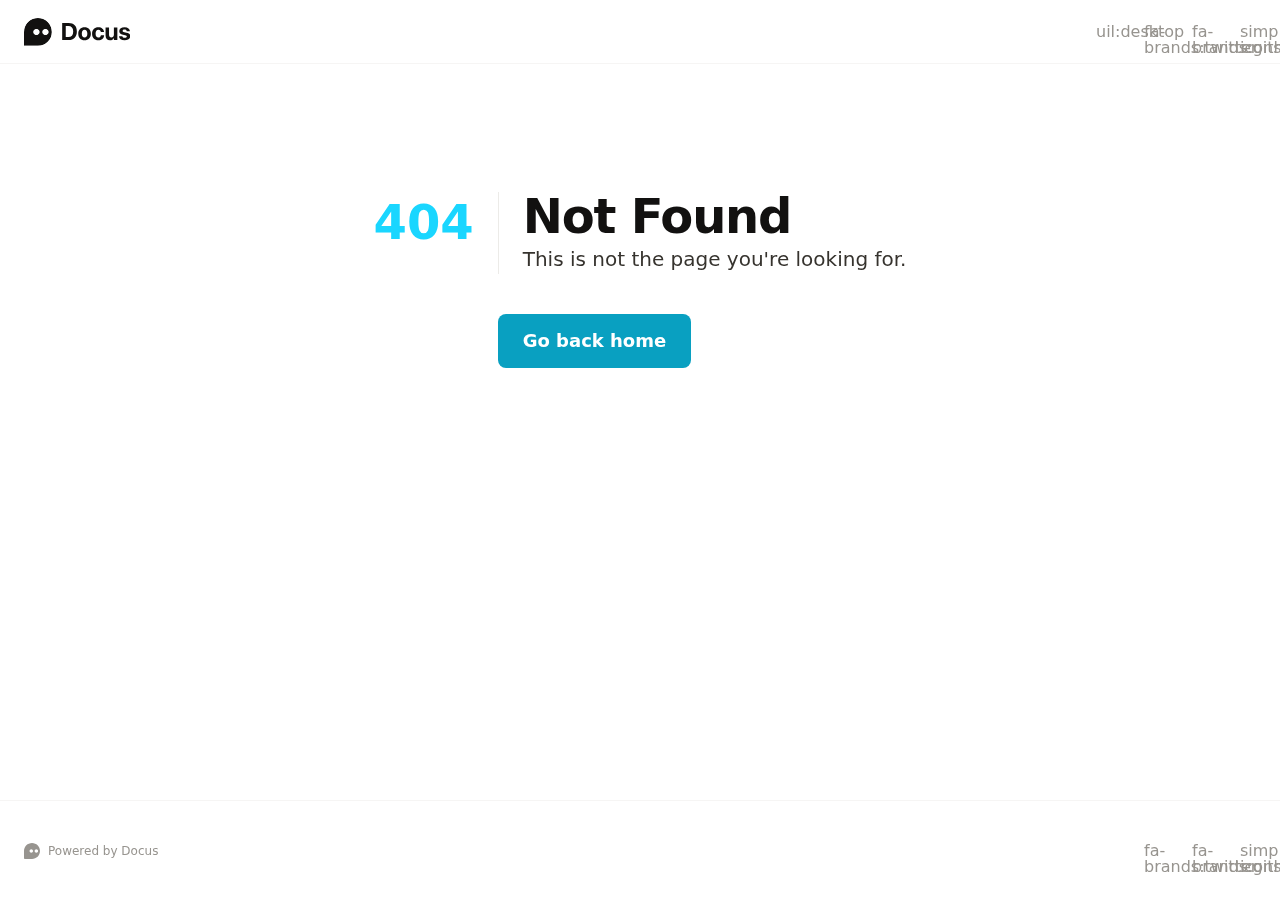
<file: 200.html>
<!DOCTYPE html>
<html lang="en">
<head><meta charset="utf-8">
<meta name="viewport" content="width=device-width, initial-scale=1"><link rel="modulepreload" as="script" crossorigin href="/_nuxt/entry.1ffc1a4c.js"><link rel="preload" as="style" href="/_nuxt/entry.f6037388.css"><link rel="prefetch" as="style" href="/_nuxt/DocsPageLayout.d86d6285.css"><link rel="prefetch" as="style" href="/_nuxt/DocsAside.3da749df.css"><link rel="prefetch" as="style" href="/_nuxt/ProseCodeInline.873c7ac7.css"><link rel="prefetch" as="style" href="/_nuxt/Alert.dcca94b5.css"><link rel="prefetch" as="style" href="/_nuxt/DocsPageBottom.d9748ddb.css"><link rel="prefetch" as="style" href="/_nuxt/ProseA.baee409d.css"><link rel="prefetch" as="style" href="/_nuxt/DocsPrevNext.09a503e6.css"><link rel="prefetch" as="style" href="/_nuxt/DocsToc.da8149e0.css"><link rel="prefetch" as="style" href="/_nuxt/DocsTocLinks.bba25586.css"><link rel="prefetch" as="script" crossorigin href="/_nuxt/default.f6b10456.js"><link rel="prefetch" as="script" crossorigin href="/_nuxt/DocsPageLayout.9daac11c.js"><link rel="prefetch" as="script" crossorigin href="/_nuxt/DocsAside.0493c7c1.js"><link rel="prefetch" as="script" crossorigin href="/_nuxt/ProseCodeInline.9b9a61a6.js"><link rel="prefetch" as="script" crossorigin href="/_nuxt/Alert.e0741f79.js"><link rel="prefetch" as="script" crossorigin href="/_nuxt/ContentSlot.512cd637.js"><link rel="prefetch" as="script" crossorigin href="/_nuxt/DocsPageBottom.8b7a9528.js"><link rel="prefetch" as="script" crossorigin href="/_nuxt/ProseA.55dab247.js"><link rel="prefetch" as="script" crossorigin href="/_nuxt/EditOnLink.vue.3eb2eef2.js"><link rel="prefetch" as="script" crossorigin href="/_nuxt/DocsPrevNext.6601df65.js"><link rel="prefetch" as="script" crossorigin href="/_nuxt/DocsToc.f62d3fd1.js"><link rel="prefetch" as="script" crossorigin href="/_nuxt/DocsTocLinks.f479fa5d.js"><link rel="prefetch" as="style" href="/_nuxt/page.8aba30cd.css"><link rel="prefetch" as="script" crossorigin href="/_nuxt/page.ed1cd155.js"><link rel="prefetch" as="script" crossorigin href="/_nuxt/client-db.96603095.js"><link rel="prefetch" as="script" crossorigin href="/_nuxt/debug.fc53799a.js"><link rel="prefetch" as="style" href="/_nuxt/useStudio.b4354435.css"><link rel="prefetch" as="script" crossorigin href="/_nuxt/useStudio.95c48c34.js"><link rel="prefetch" as="script" crossorigin href="/_nuxt/asyncData.9f0e00a9.js"><link rel="prefetch" as="style" href="/_nuxt/error-404.47a83e66.css"><link rel="prefetch" as="script" crossorigin href="/_nuxt/error-404.25784d8d.js"><link rel="prefetch" as="style" href="/_nuxt/error-500.534ab3f3.css"><link rel="prefetch" as="script" crossorigin href="/_nuxt/error-500.46781de5.js"><style id="pinceau-theme">@media { :root {--pinceau-mq: initial; --docus-loadingBar-gradientColorStop3: #0047e1;--docus-loadingBar-gradientColorStop2: #34cdfe;--docus-loadingBar-gradientColorStop1: #00dc82;--docus-loadingBar-height: 3px;--docus-readableLine: 78ch;--docus-footer-height: 145px;--docus-header-height: 64px;--prose-code-inline-padding: 0.2rem 0.375rem 0.2rem 0.375rem;--prose-code-block-backdropFilter: contrast(1);--prose-code-block-border-style: solid;--prose-code-block-border-width: 1px;--prose-tbody-tr-borderBottom-style: dashed;--prose-tbody-tr-borderBottom-width: 1px;--prose-th-textAlign: inherit;--prose-thead-borderBottom-style: solid;--prose-thead-borderBottom-width: 1px;--prose-thead-border-style: solid;--prose-thead-border-width: 0px;--prose-table-textAlign: start;--prose-hr-width: 1px;--prose-hr-style: solid;--prose-li-listStylePosition: outside;--prose-ol-li-markerColor: currentColor;--prose-ol-paddingInlineStart: 21px;--prose-ol-listStyleType: decimal;--prose-ul-li-markerColor: currentColor;--prose-ul-paddingInlineStart: 21px;--prose-ul-listStyleType: disc;--prose-blockquote-border-style: solid;--prose-blockquote-border-width: 4px;--prose-blockquote-quotes: '201C' '201D' '2018' '2019';--prose-blockquote-paddingInlineStart: 24px;--prose-a-code-color-hover: currentColor;--prose-a-code-color-static: currentColor;--prose-a-hasCode-borderBottom: none;--prose-a-border-distance: 2px;--prose-a-border-color-hover: currentColor;--prose-a-border-color-static: currentColor;--prose-a-border-style-hover: solid;--prose-a-border-style-static: dashed;--prose-a-border-width: 1px;--prose-a-color-static: inherit;--prose-a-textDecoration: none;--prose-h6-margin: 3rem 0 2rem;--prose-h5-margin: 3rem 0 2rem;--prose-h4-margin: 3rem 0 2rem;--prose-h3-margin: 3rem 0 2rem;--prose-h2-margin: 3rem 0 2rem;--prose-h1-margin: 0 0 2rem;--typography-lead-loose: 2;--typography-lead-relaxed: 1.625;--typography-lead-normal: 1.5;--typography-lead-snug: 1.375;--typography-lead-tight: 1.25;--typography-lead-none: 1;--typography-lead-10: 2.5rem;--typography-lead-9: 2.25rem;--typography-lead-8: 2rem;--typography-lead-7: 1.75rem;--typography-lead-6: 1.5rem;--typography-lead-5: 1.25rem;--typography-lead-4: 1rem;--typography-lead-3: .75rem;--typography-lead-2: .5rem;--typography-lead-1: .025rem;--typography-fontWeight-black: 900;--typography-fontWeight-extrabold: 800;--typography-fontWeight-bold: 700;--typography-fontWeight-semibold: 600;--typography-fontWeight-medium: 500;--typography-fontWeight-normal: 400;--typography-fontWeight-light: 300;--typography-fontWeight-extralight: 200;--typography-fontWeight-thin: 100;--typography-fontSize-9xl: 128px;--typography-fontSize-8xl: 96px;--typography-fontSize-7xl: 72px;--typography-fontSize-6xl: 60px;--typography-fontSize-5xl: 48px;--typography-fontSize-4xl: 36px;--typography-fontSize-3xl: 30px;--typography-fontSize-2xl: 24px;--typography-fontSize-xl: 20px;--typography-fontSize-lg: 18px;--typography-fontSize-base: 16px;--typography-fontSize-sm: 14px;--typography-fontSize-xs: 12px;--typography-letterSpacing-wide: 0.025em;--typography-letterSpacing-tight: -0.025em;--typography-verticalMargin-base: 24px;--typography-verticalMargin-sm: 16px;--elements-border-secondary-hover: [object Object];--elements-backdrop-background: #fffc;--elements-backdrop-filter: saturate(200%) blur(20px);--elements-container-maxWidth: 80rem;--lead-loose: 2;--lead-relaxed: 1.625;--lead-normal: 1.5;--lead-snug: 1.375;--lead-tight: 1.25;--lead-none: 1;--lead-10: 2.5rem;--lead-9: 2.25rem;--lead-8: 2rem;--lead-7: 1.75rem;--lead-6: 1.5rem;--lead-5: 1.25rem;--lead-4: 1rem;--lead-3: .75rem;--lead-2: .5rem;--lead-1: .025rem;--letterSpacing-widest: 0.1em;--letterSpacing-wider: 0.05em;--letterSpacing-wide: 0.025em;--letterSpacing-normal: 0em;--letterSpacing-tight: -0.025em;--letterSpacing-tighter: -0.05em;--fontSize-9xl: 8rem;--fontSize-8xl: 6rem;--fontSize-7xl: 4.5rem;--fontSize-6xl: 3.75rem;--fontSize-5xl: 3rem;--fontSize-4xl: 2.25rem;--fontSize-3xl: 1.875rem;--fontSize-2xl: 1.5rem;--fontSize-xl: 1.25rem;--fontSize-lg: 1.125rem;--fontSize-base: 1rem;--fontSize-sm: 0.875rem;--fontSize-xs: 0.75rem;--fontWeight-black: 900;--fontWeight-extrabold: 800;--fontWeight-bold: 700;--fontWeight-semibold: 600;--fontWeight-medium: 500;--fontWeight-normal: 400;--fontWeight-light: 300;--fontWeight-extralight: 200;--fontWeight-thin: 100;--font-mono: ui-monospace, SFMono-Regular, Menlo, Monaco, Consolas, Liberation Mono, Courier New, monospace;--font-serif: ui-serif, Georgia, Cambria, Times New Roman, Times, serif;--font-sans: ui-sans-serif, system-ui, -apple-system, BlinkMacSystemFont, Segoe UI, Roboto, Helvetica Neue, Arial, Noto Sans, sans-serif, Apple Color Emoji, Segoe UI Emoji, Segoe UI Symbol, Noto Color Emoji;--opacity-total: 1;--opacity-high: 0.8;--opacity-medium: 0.5;--opacity-soft: 0.3;--opacity-light: 0.15;--opacity-bright: 0.1;--opacity-noOpacity: 0;--borderWidth-lg: 3px;--borderWidth-md: 2px;--borderWidth-sm: 1px;--borderWidth-noBorder: 0;--space-rem-875: 0.875rem;--space-rem-625: 0.625rem;--space-rem-375: 0.375rem;--space-rem-125: 0.125rem;--space-px: 1px;--space-128: 32rem;--space-96: 24rem;--space-80: 20rem;--space-72: 18rem;--space-64: 16rem;--space-60: 15rem;--space-56: 14rem;--space-52: 13rem;--space-48: 12rem;--space-44: 11rem;--space-40: 10rem;--space-36: 9rem;--space-32: 8rem;--space-28: 7rem;--space-24: 6rem;--space-20: 5rem;--space-16: 4rem;--space-14: 3.5rem;--space-12: 3rem;--space-11: 2.75rem;--space-10: 2.5rem;--space-9: 2.25rem;--space-8: 2rem;--space-7: 1.75rem;--space-6: 1.5rem;--space-5: 1.25rem;--space-4: 1rem;--space-3: 0.75rem;--space-2: 0.5rem;--space-1: 0.25rem;--space-0: 0px;--size-full: 100%;--size-7xl: 80rem;--size-6xl: 72rem;--size-5xl: 64rem;--size-4xl: 56rem;--size-3xl: 48rem;--size-2xl: 42rem;--size-xl: 36rem;--size-lg: 32rem;--size-md: 28rem;--size-sm: 24rem;--size-xs: 20rem;--size-200: 200px;--size-104: 104px;--size-80: 80px;--size-64: 64px;--size-56: 56px;--size-48: 48px;--size-40: 40px;--size-32: 32px;--size-24: 24px;--size-20: 20px;--size-16: 16px;--size-12: 12px;--size-8: 8px;--size-6: 6px;--size-4: 4px;--size-2: 2px;--size-0: 0px;--radii-full: 9999px;--radii-3xl: 1.75rem;--radii-2xl: 1.5rem;--radii-xl: 1rem;--radii-lg: 0.75rem;--radii-md: 0.5rem;--radii-sm: 0.375rem;--radii-xs: 0.25rem;--radii-2xs: 0.125rem;--radii-none: 0px;--shadow-none: 0px 0px 0px 0px transparent;--height-screen: 100vh;--width-screen: 100vw;--color-primary-900: #001A1F;--color-primary-800: #00232B;--color-primary-700: #024757;--color-primary-600: #09A0C1;--color-primary-500: #1AD6FF;--color-primary-400: #55E1FF;--color-primary-300: #82E3FF;--color-primary-200: #C5F2FF;--color-primary-100: #DCF7FF;--color-primary-50: #F1FCFF;--color-ruby-900: #380011;--color-ruby-800: #700021;--color-ruby-700: #a90032;--color-ruby-600: #e10043;--color-ruby-500: #ff1a5e;--color-ruby-400: #ff4079;--color-ruby-300: #ff6694;--color-ruby-200: #ff8dae;--color-ruby-100: #ffb3c9;--color-ruby-50: #ffd9e4;--color-pink-900: #380025;--color-pink-800: #70004b;--color-pink-700: #a90070;--color-pink-600: #e10095;--color-pink-500: #ff1ab2;--color-pink-400: #ff40bf;--color-pink-300: #ff66cc;--color-pink-200: #ff8dd8;--color-pink-100: #ffb3e5;--color-pink-50: #ffd9f2;--color-purple-900: #190038;--color-purple-800: #330070;--color-purple-700: #4c00a9;--color-purple-600: #6500e1;--color-purple-500: #811aff;--color-purple-400: #9640ff;--color-purple-300: #ab66ff;--color-purple-200: #c08dff;--color-purple-100: #d5b3ff;--color-purple-50: #ead9ff;--color-royalblue-900: #0b0531;--color-royalblue-800: #160a62;--color-royalblue-700: #211093;--color-royalblue-600: #2c15c4;--color-royalblue-500: #4127e8;--color-royalblue-400: #614bec;--color-royalblue-300: #806ff0;--color-royalblue-200: #a093f3;--color-royalblue-100: #c0b7f7;--color-royalblue-50: #dfdbfb;--color-indigoblue-900: #001238;--color-indigoblue-800: #002370;--color-indigoblue-700: #0035a9;--color-indigoblue-600: #0047e1;--color-indigoblue-500: #1a62ff;--color-indigoblue-400: #407cff;--color-indigoblue-300: #6696ff;--color-indigoblue-200: #8db0ff;--color-indigoblue-100: #b3cbff;--color-indigoblue-50: #d9e5ff;--color-blue-900: #00131D;--color-blue-800: #002235;--color-blue-700: #014267;--color-blue-600: #0069A6;--color-blue-500: #1AADFF;--color-blue-400: #64C7FF;--color-blue-300: #A1DDFF;--color-blue-200: #C6EAFF;--color-blue-100: #DFF3FF;--color-blue-50: #F2FAFF;--color-lightblue-900: #002e38;--color-lightblue-800: #005c70;--color-lightblue-700: #008aa9;--color-lightblue-600: #00b9e1;--color-lightblue-500: #1ad6ff;--color-lightblue-400: #40ddff;--color-lightblue-300: #66e4ff;--color-lightblue-200: #8deaff;--color-lightblue-100: #b3f1ff;--color-lightblue-50: #d9f8ff;--color-teal-900: #062a28;--color-teal-800: #0b544f;--color-teal-700: #117d77;--color-teal-600: #16a79e;--color-teal-500: #1cd1c6;--color-teal-400: #36e4da;--color-teal-300: #5fe9e1;--color-teal-200: #87efe9;--color-teal-100: #aff4f0;--color-teal-50: #d7faf8;--color-pear-900: #2a2b09;--color-pear-800: #545512;--color-pear-700: #7e801b;--color-pear-600: #a8aa24;--color-pear-500: #d0d32f;--color-pear-400: #d8da52;--color-pear-300: #e0e274;--color-pear-200: #e8e997;--color-pear-100: #eff0ba;--color-pear-50: #f7f8dc;--color-red-900: #1C0301;--color-red-800: #340A01;--color-red-700: #701704;--color-red-600: #BB2402;--color-red-500: #FF3B10;--color-red-400: #FF7353;--color-red-300: #FFA692;--color-red-200: #FFDED7;--color-red-100: #FFF3F0;--color-red-50: #FFF9F8;--color-orange-900: #381800;--color-orange-800: #702f00;--color-orange-700: #a94700;--color-orange-600: #e15e00;--color-orange-500: #ff7a1a;--color-orange-400: #ff9040;--color-orange-300: #ffa666;--color-orange-200: #ffbd8d;--color-orange-100: #ffd3b3;--color-orange-50: #ffe9d9;--color-yellow-900: #1B1500;--color-yellow-800: #292100;--color-yellow-700: #614E02;--color-yellow-600: #CBA408;--color-yellow-500: #FBCA05;--color-yellow-400: #FFDC4E;--color-yellow-300: #FFE372;--color-yellow-200: #FFF0B1;--color-yellow-100: #FFF6D3;--color-yellow-50: #FFFCEE;--color-green-900: #00190F;--color-green-800: #002817;--color-green-700: #006037;--color-green-600: #00B467;--color-green-500: #0DD885;--color-green-400: #3CEEA5;--color-green-300: #86FBCB;--color-green-200: #C3FFE6;--color-green-100: #DEFFF1;--color-green-50: #ECFFF7;--color-gray-900: #121110;--color-gray-800: #201E1B;--color-gray-700: #36332E;--color-gray-600: #67635D;--color-gray-500: #97948F;--color-gray-400: #ADA9A4;--color-gray-300: #DBD9D3;--color-gray-200: #ECEBE8;--color-gray-100: #F6F5F4;--color-gray-50: #FBFBFB;--color-black: #0B0A0A;--color-white: #ffffff;--media-portrait: only screen and (orientation: portrait);--media-landscape: only screen and (orientation: landscape);--media-rm: (prefers-reduced-motion: reduce);--media-2xl: (min-width: 1536px);--media-xl: (min-width: 1280px);--media-lg: (min-width: 1024px);--media-md: (min-width: 768px);--media-sm: (min-width: 640px);--media-xs: (min-width: 475px);--docus-footer-padding: var(--space-4) 0;--docus-header-title-color-hover: var(--color-primary-500);--docus-header-title-color-static: var(--color-gray-900);--docus-header-title-fontWeight: var(--fontWeight-bold);--docus-header-title-fontSize: var(--fontSize-2xl);--docus-header-logo-height: var(--space-6);--docus-body-fontFamily: var(--font-sans);--docus-body-color: var(--color-gray-800);--docus-body-backgroundColor: var(--color-white);--prose-code-inline-fontWeight: var(--typography-fontWeight-normal);--prose-code-inline-fontSize: var(--typography-fontSize-sm);--prose-code-inline-borderRadius: var(--radii-xs);--prose-code-block-pre-padding: var(--typography-verticalMargin-sm);--prose-code-block-margin: var(--typography-verticalMargin-base) 0;--prose-code-block-fontSize: var(--typography-fontSize-sm);--prose-tbody-code-inline-fontSize: var(--typography-fontSize-sm);--prose-tbody-td-padding: var(--typography-verticalMargin-sm);--prose-th-fontWeight: var(--typography-fontWeight-semibold);--prose-th-padding: 0 var(--typography-verticalMargin-sm) var(--typography-verticalMargin-sm) var(--typography-verticalMargin-sm);--prose-table-lineHeight: var(--typography-lead-6);--prose-table-fontSize: var(--typography-fontSize-sm);--prose-table-margin: var(--typography-verticalMargin-base) 0;--prose-hr-margin: var(--typography-verticalMargin-base) 0;--prose-li-margin: var(--typography-verticalMargin-sm) 0;--prose-ol-margin: var(--typography-verticalMargin-base) 0;--prose-ul-margin: var(--typography-verticalMargin-base) 0;--prose-blockquote-margin: var(--typography-verticalMargin-base) 0;--prose-a-code-border-style: var(--prose-a-border-style-static);--prose-a-code-border-width: var(--prose-a-border-width);--prose-a-fontWeight: var(--typography-fontWeight-medium);--prose-img-margin: var(--typography-verticalMargin-base) 0;--prose-strong-fontWeight: var(--typography-fontWeight-semibold);--prose-h6-iconSize: var(--typography-fontSize-base);--prose-h6-fontWeight: var(--typography-fontWeight-semibold);--prose-h6-lineHeight: var(--typography-lead-normal);--prose-h6-fontSize: var(--typography-fontSize-lg);--prose-h5-iconSize: var(--typography-fontSize-lg);--prose-h5-fontWeight: var(--typography-fontWeight-semibold);--prose-h5-lineHeight: var(--typography-lead-snug);--prose-h5-fontSize: var(--typography-fontSize-xl);--prose-h4-iconSize: var(--typography-fontSize-lg);--prose-h4-letterSpacing: var(--typography-letterSpacing-tight);--prose-h4-fontWeight: var(--typography-fontWeight-semibold);--prose-h4-lineHeight: var(--typography-lead-snug);--prose-h4-fontSize: var(--typography-fontSize-2xl);--prose-h3-iconSize: var(--typography-fontSize-xl);--prose-h3-letterSpacing: var(--typography-letterSpacing-tight);--prose-h3-fontWeight: var(--typography-fontWeight-semibold);--prose-h3-lineHeight: var(--typography-lead-snug);--prose-h3-fontSize: var(--typography-fontSize-3xl);--prose-h2-iconSize: var(--typography-fontSize-2xl);--prose-h2-letterSpacing: var(--typography-letterSpacing-tight);--prose-h2-fontWeight: var(--typography-fontWeight-semibold);--prose-h2-lineHeight: var(--typography-lead-tight);--prose-h2-fontSize: var(--typography-fontSize-4xl);--prose-h1-iconSize: var(--typography-fontSize-3xl);--prose-h1-letterSpacing: var(--typography-letterSpacing-tight);--prose-h1-fontWeight: var(--typography-fontWeight-bold);--prose-h1-lineHeight: var(--typography-lead-tight);--prose-h1-fontSize: var(--typography-fontSize-5xl);--prose-p-br-margin: var(--typography-verticalMargin-base) 0 0 0;--prose-p-margin: var(--typography-verticalMargin-base) 0;--prose-p-lineHeight: var(--typography-lead-normal);--prose-p-fontSize: var(--typography-fontSize-base);--typography-color-secondary-900: var(--color-gray-900);--typography-color-secondary-800: var(--color-gray-800);--typography-color-secondary-700: var(--color-gray-700);--typography-color-secondary-600: var(--color-gray-600);--typography-color-secondary-500: var(--color-gray-500);--typography-color-secondary-400: var(--color-gray-400);--typography-color-secondary-300: var(--color-gray-300);--typography-color-secondary-200: var(--color-gray-200);--typography-color-secondary-100: var(--color-gray-100);--typography-color-secondary-50: var(--color-gray-50);--typography-color-primary-900: var(--color-primary-900);--typography-color-primary-800: var(--color-primary-800);--typography-color-primary-700: var(--color-primary-700);--typography-color-primary-600: var(--color-primary-600);--typography-color-primary-500: var(--color-primary-500);--typography-color-primary-400: var(--color-primary-400);--typography-color-primary-300: var(--color-primary-300);--typography-color-primary-200: var(--color-primary-200);--typography-color-primary-100: var(--color-primary-100);--typography-color-primary-50: var(--color-primary-50);--typography-font-code: var(--font-mono);--typography-font-body: var(--font-sans);--typography-font-display: var(--font-sans);--typography-body-backgroundColor: var(--color-white);--typography-body-color: var(--color-black);--elements-state-danger-borderColor-secondary: var(--color-red-200);--elements-state-danger-borderColor-primary: var(--color-red-100);--elements-state-danger-backgroundColor-secondary: var(--color-red-100);--elements-state-danger-backgroundColor-primary: var(--color-red-50);--elements-state-danger-color-secondary: var(--color-red-600);--elements-state-danger-color-primary: var(--color-red-500);--elements-state-warning-borderColor-secondary: var(--color-yellow-200);--elements-state-warning-borderColor-primary: var(--color-yellow-100);--elements-state-warning-backgroundColor-secondary: var(--color-yellow-100);--elements-state-warning-backgroundColor-primary: var(--color-yellow-50);--elements-state-warning-color-secondary: var(--color-yellow-700);--elements-state-warning-color-primary: var(--color-yellow-600);--elements-state-success-borderColor-secondary: var(--color-green-200);--elements-state-success-borderColor-primary: var(--color-green-100);--elements-state-success-backgroundColor-secondary: var(--color-green-100);--elements-state-success-backgroundColor-primary: var(--color-green-50);--elements-state-success-color-secondary: var(--color-green-600);--elements-state-success-color-primary: var(--color-green-500);--elements-state-info-borderColor-secondary: var(--color-blue-200);--elements-state-info-borderColor-primary: var(--color-blue-100);--elements-state-info-backgroundColor-secondary: var(--color-blue-100);--elements-state-info-backgroundColor-primary: var(--color-blue-50);--elements-state-info-color-secondary: var(--color-blue-600);--elements-state-info-color-primary: var(--color-blue-500);--elements-state-primary-borderColor-secondary: var(--color-primary-200);--elements-state-primary-borderColor-primary: var(--color-primary-100);--elements-state-primary-backgroundColor-secondary: var(--color-primary-100);--elements-state-primary-backgroundColor-primary: var(--color-primary-50);--elements-state-primary-color-secondary: var(--color-primary-700);--elements-state-primary-color-primary: var(--color-primary-600);--elements-surface-secondary-backgroundColor: var(--color-gray-200);--elements-surface-primary-backgroundColor: var(--color-gray-100);--elements-surface-background-base: var(--color-gray-100);--elements-border-secondary-static: var(--color-gray-200);--elements-border-primary-hover: var(--color-gray-200);--elements-border-primary-static: var(--color-gray-100);--elements-container-padding-md: var(--space-6);--elements-container-padding-sm: var(--space-6);--elements-container-padding-xs: var(--space-4);--elements-container-padding-mobile: var(--space-4);--elements-text-secondary-color-hover: var(--color-gray-700);--elements-text-secondary-color-static: var(--color-gray-500);--elements-text-primary-color-static: var(--color-gray-900);--text-6xl-lineHeight: var(--lead-none);--text-6xl-fontSize: var(--fontSize-6xl);--text-5xl-lineHeight: var(--lead-none);--text-5xl-fontSize: var(--fontSize-5xl);--text-4xl-lineHeight: var(--lead-10);--text-4xl-fontSize: var(--fontSize-4xl);--text-3xl-lineHeight: var(--lead-9);--text-3xl-fontSize: var(--fontSize-3xl);--text-2xl-lineHeight: var(--lead-8);--text-2xl-fontSize: var(--fontSize-2xl);--text-xl-lineHeight: var(--lead-7);--text-xl-fontSize: var(--fontSize-xl);--text-lg-lineHeight: var(--lead-7);--text-lg-fontSize: var(--fontSize-lg);--text-base-lineHeight: var(--lead-6);--text-base-fontSize: var(--fontSize-base);--text-sm-lineHeight: var(--lead-5);--text-sm-fontSize: var(--fontSize-sm);--text-xs-lineHeight: var(--lead-4);--text-xs-fontSize: var(--fontSize-xs);--color-shadow: var(--color-gray-400);--color-secondary-900: var(--color-gray-900);--color-secondary-800: var(--color-gray-800);--color-secondary-700: var(--color-gray-700);--color-secondary-600: var(--color-gray-600);--color-secondary-500: var(--color-gray-500);--color-secondary-400: var(--color-gray-400);--color-secondary-300: var(--color-gray-300);--color-secondary-200: var(--color-gray-200);--color-secondary-100: var(--color-gray-100);--color-secondary-50: var(--color-gray-50);--prose-code-inline-backgroundColor: var(--typography-color-secondary-100);--prose-code-inline-color: var(--typography-color-secondary-700);--prose-code-block-backgroundColor: var(--typography-color-secondary-100);--prose-code-block-color: var(--typography-color-secondary-700);--prose-code-block-border-color: var(--typography-color-secondary-200);--prose-tbody-tr-borderBottom-color: var(--typography-color-secondary-200);--prose-th-color: var(--typography-color-secondary-600);--prose-thead-borderBottom-color: var(--typography-color-secondary-200);--prose-thead-border-color: var(--typography-color-secondary-300);--prose-hr-color: var(--typography-color-secondary-200);--prose-blockquote-border-color: var(--typography-color-secondary-200);--prose-blockquote-color: var(--typography-color-secondary-500);--prose-a-code-background-hover: var(--typography-color-primary-50);--prose-a-code-border-color-hover: var(--typography-color-primary-500);--prose-a-code-border-color-static: var(--typography-color-secondary-400);--prose-a-color-hover: var(--typography-color-primary-500);--shadow-2xl: 0px 25px 50px -12px var(--color-shadow);--shadow-xl: 0px 20px 25px -5px var(--color-shadow), 0px 8px 10px -6px var(--color-shadow);--shadow-lg: 0px 10px 15px -3px var(--color-shadow), 0px 4px 6px -4px var(--color-shadow);--shadow-md: 0px 4px 6px -1px var(--color-shadow), 0px 2px 4px -2px var(--color-shadow);--shadow-sm: 0px 1px 3px 0px var(--color-shadow), 0px 1px 2px -1px var(--color-shadow);--shadow-xs: 0px 1px 2px 0px var(--color-shadow); } }@media { :root.dark {--pinceau-mq: dark; --prose-code-block-backdropFilter: contrast(1);--prose-ol-li-markerColor: currentColor;--prose-ul-li-markerColor: currentColor;--prose-a-code-color-hover: currentColor;--prose-a-code-color-static: currentColor;--prose-a-border-color-hover: currentColor;--prose-a-border-color-static: currentColor;--prose-a-color-static: inherit;--elements-backdrop-background: #0c0d0ccc;--docus-header-title-color-static: var(--color-gray-100);--docus-body-color: var(--color-gray-200);--docus-body-backgroundColor: var(--color-black);--typography-body-backgroundColor: var(--color-black);--typography-body-color: var(--color-white);--elements-state-danger-borderColor-secondary: var(--color-red-700);--elements-state-danger-borderColor-primary: var(--color-red-800);--elements-state-danger-backgroundColor-secondary: var(--color-red-800);--elements-state-danger-backgroundColor-primary: var(--color-red-900);--elements-state-danger-color-secondary: var(--color-red-200);--elements-state-danger-color-primary: var(--color-red-300);--elements-state-warning-borderColor-secondary: var(--color-yellow-700);--elements-state-warning-borderColor-primary: var(--color-yellow-800);--elements-state-warning-backgroundColor-secondary: var(--color-yellow-800);--elements-state-warning-backgroundColor-primary: var(--color-yellow-900);--elements-state-warning-color-secondary: var(--color-yellow-200);--elements-state-warning-color-primary: var(--color-yellow-400);--elements-state-success-borderColor-secondary: var(--color-green-700);--elements-state-success-borderColor-primary: var(--color-green-800);--elements-state-success-backgroundColor-secondary: var(--color-green-800);--elements-state-success-backgroundColor-primary: var(--color-green-900);--elements-state-success-color-secondary: var(--color-green-200);--elements-state-success-color-primary: var(--color-green-400);--elements-state-info-borderColor-secondary: var(--color-blue-700);--elements-state-info-borderColor-primary: var(--color-blue-800);--elements-state-info-backgroundColor-secondary: var(--color-blue-800);--elements-state-info-backgroundColor-primary: var(--color-blue-900);--elements-state-info-color-secondary: var(--color-blue-200);--elements-state-info-color-primary: var(--color-blue-400);--elements-state-primary-borderColor-secondary: var(--color-primary-700);--elements-state-primary-borderColor-primary: var(--color-primary-800);--elements-state-primary-backgroundColor-secondary: var(--color-primary-800);--elements-state-primary-backgroundColor-primary: var(--color-primary-900);--elements-state-primary-color-secondary: var(--color-primary-200);--elements-state-primary-color-primary: var(--color-primary-400);--elements-surface-secondary-backgroundColor: var(--color-gray-800);--elements-surface-primary-backgroundColor: var(--color-gray-900);--elements-surface-background-base: var(--color-gray-900);--elements-border-secondary-static: var(--color-gray-800);--elements-border-primary-hover: var(--color-gray-800);--elements-border-primary-static: var(--color-gray-900);--elements-text-secondary-color-hover: var(--color-gray-200);--elements-text-secondary-color-static: var(--color-gray-400);--elements-text-primary-color-static: var(--color-gray-50);--color-shadow: var(--color-gray-800);--prose-code-inline-backgroundColor: var(--typography-color-secondary-800);--prose-code-inline-color: var(--typography-color-secondary-200);--prose-code-block-backgroundColor: var(--typography-color-secondary-900);--prose-code-block-color: var(--typography-color-secondary-200);--prose-code-block-border-color: var(--typography-color-secondary-800);--prose-tbody-tr-borderBottom-color: var(--typography-color-secondary-800);--prose-th-color: var(--typography-color-secondary-400);--prose-thead-borderBottom-color: var(--typography-color-secondary-800);--prose-thead-border-color: var(--typography-color-secondary-600);--prose-hr-color: var(--typography-color-secondary-800);--prose-blockquote-border-color: var(--typography-color-secondary-700);--prose-blockquote-color: var(--typography-color-secondary-400);--prose-a-code-background-hover: var(--typography-color-primary-900);--prose-a-code-border-color-hover: var(--typography-color-primary-600);--prose-a-code-border-color-static: var(--typography-color-secondary-600);--prose-a-color-hover: var(--typography-color-primary-400); } }@media (min-width: 640px) { :root {--pinceau-mq: sm; --docus-footer-height: 100px;--docus-header-logo-height: var(--space-7); } }</style><style id="pinceau-runtime-hydratable">undefined</style><link rel="stylesheet" href="/_nuxt/entry.f6037388.css"><script>"use strict";(()=>{const a=window,e=document.documentElement,m=["dark","light"],c=window.localStorage.getItem("nuxt-color-mode")||"system";let n=c==="system"?f():c;const l=e.getAttribute("data-color-mode-forced");l&&(n=l),i(n),a["__NUXT_COLOR_MODE__"]={preference:c,value:n,getColorScheme:f,addColorScheme:i,removeColorScheme:d};function i(o){const t=""+o+"",s="theme";e.classList?e.classList.add(t):e.className+=" "+t,s&&e.setAttribute("data-"+s,o)}function d(o){const t=""+o+"",s="theme";e.classList?e.classList.remove(t):e.className=e.className.replace(new RegExp(t,"g"),""),s&&e.removeAttribute("data-"+s)}function r(o){return a.matchMedia("(prefers-color-scheme"+o+")")}function f(){if(a.matchMedia&&r("").media!=="not all"){for(const o of m)if(r(":"+o).matches)return o}return"light"}})();
</script></head>
<body ><div id="__nuxt"><svg class="nuxt-spa-loading" xmlns="http://www.w3.org/2000/svg" viewBox="0 0 37 25" fill="none" width="80"><path d="M24.236 22.006h10.742L25.563 5.822l-8.979 14.31a4 4 0 0 1-3.388 1.874H2.978l11.631-20 5.897 10.567"></path></svg><style>.nuxt-spa-loading{position:fixed;top:50%;left:50%;transform:translate(-50%, -50%)}.nuxt-spa-loading>path{fill:none;stroke:#00DC82;stroke-width:4px;stroke-linecap:round;stroke-linejoin:round;stroke-dasharray:128;stroke-dashoffset:128;animation:nuxt-spa-loading-move 3s linear infinite}@keyframes nuxt-spa-loading-move{100%{stroke-dashoffset:-128}}</style></div><script type="application/json" id="__NUXT_DATA__" data-ssr="false">[{"_errors":1,"serverRendered":2,"data":3,"state":4},{},false,{},{}]</script><script>window.__NUXT__={};window.__NUXT__.config={public:{plausible:{hashMode:false,trackLocalhost:false,domain:"",apiHost:"https://plausible.io",autoPageviews:true,autoOutboundTracking:false},studio:{apiURL:"https://api.nuxt.studio"},content:{locales:[],defaultLocale:"",integrity:1689129069085,experimental:{stripQueryParameters:false,clientDB:false},api:{baseURL:"/api/_content"},navigation:{fields:["icon","titleTemplate","header","main","aside","footer","layout"]},tags:{p:"prose-p",a:"prose-a",blockquote:"prose-blockquote","code-inline":"prose-code-inline",code:"prose-code",em:"prose-em",h1:"prose-h1",h2:"prose-h2",h3:"prose-h3",h4:"prose-h4",h5:"prose-h5",h6:"prose-h6",hr:"prose-hr",img:"prose-img",ul:"prose-ul",ol:"prose-ol",li:"prose-li",strong:"prose-strong",table:"prose-table",thead:"prose-thead",tbody:"prose-tbody",td:"prose-td",th:"prose-th",tr:"prose-tr"},highlight:{theme:{dark:"github-dark",default:"github-light"},preload:["json","js","ts","html","css","vue","diff","shell","markdown","yaml","bash","ini"]},wsUrl:"",documentDriven:{page:true,navigation:true,surround:true,globals:{},layoutFallbacks:["theme"],injectPage:true},host:"",trailingSlash:false,anchorLinks:{depth:4,exclude:[1]}}},app:{baseURL:"/",buildAssetsDir:"/_nuxt/",cdnURL:""}}</script><script type="module" src="/_nuxt/entry.1ffc1a4c.js" crossorigin></script></body>
</html>
</file>
<file: _nuxt/entry.f6037388.css>
.dark:root,:root{--docsearch-primary-color:var(--color-primary-500)!important}.dark:root{--docsearch-text-color:#f5f6f7;--docsearch-container-background:#090a11cc;--docsearch-modal-background:#15172a;--docsearch-modal-shadow:inset 1px 1px 0 0 #2c2e40,0 3px 8px 0 #000309;--docsearch-searchbox-background:#090a11;--docsearch-searchbox-focus-background:#000;--docsearch-hit-color:#bec3c9;--docsearch-hit-shadow:none;--docsearch-hit-background:#090a11;--docsearch-key-gradient:linear-gradient(-26.5deg,#565872,#31355b);--docsearch-key-shadow:inset 0 -2px 0 0 #282d55,inset 0 0 1px 1px #51577d,0 2px 2px 0 #0304094d;--docsearch-footer-background:#1e2136;--docsearch-footer-shadow:inset 0 1px 0 0 #494c6a80,0 -4px 8px 0 #0003;--docsearch-logo-color:#fff;--docsearch-muted-color:#7f8497;color-scheme:dark}.DocSearch-Input:focus{box-shadow:none!important}body{-webkit-font-smoothing:antialiased;-moz-osx-font-smoothing:grayscale;background-color:var(--docus-body-backgroundColor);color:var(--docus-body-color);font-family:var(--docus-body-fontFamily);min-width:var(--size-xs);overflow-y:scroll}.docus-scrollbars ::-webkit-scrollbar{background:#0000;height:.6em;width:.6em}.docus-scrollbars ::-webkit-scrollbar-track{background:var(--color-gray-100)}.docus-scrollbars ::-webkit-scrollbar-thumb{background:var(--color-gray-300);border-radius:.6em}.docus-scrollbars ::-webkit-scrollbar-thumb:hover{background:var(--color-gray-400)}.docus-scrollbars ::-webkit-scrollbar-thumb:active{background:var(--color-gray-500)}.docus-scrollbars.dark ::-webkit-scrollbar-track{background:var(--color-gray-800)}.docus-scrollbars.dark ::-webkit-scrollbar-thumb{background:var(--color-gray-700)}.docus-scrollbars.dark ::-webkit-scrollbar-thumb:hover{background:var(--color-gray-600)}.docus-scrollbars.dark ::-webkit-scrollbar-thumb:active{background:var(--color-gray-500)}html{-webkit-font-smoothing:antialiased;-moz-osx-font-smoothing:grayscale}.sr-only{clip:rect(0,0,0,0)!important;border:0!important;height:1px!important;margin:-1px!important;overflow:hidden!important;padding:0!important;position:absolute!important;white-space:nowrap!important;width:1px!important}*,:after,:before{border:0 solid #e5e7eb;box-sizing:border-box}html{-webkit-text-size-adjust:100%;font-family:ui-sans-serif,system-ui,-apple-system,BlinkMacSystemFont,Segoe UI,Roboto,Helvetica Neue,Arial,Noto Sans,sans-serif,Apple Color Emoji,Segoe UI Emoji,Segoe UI Symbol,Noto Color Emoji;line-height:1.5;tab-size:4}body{line-height:inherit;margin:0}hr{border-top-width:1px;color:inherit;height:0}abbr:where([title]){-webkit-text-decoration:underline dotted;text-decoration:underline dotted}h1,h2,h3,h4,h5,h6{font-size:inherit;font-weight:inherit}a{color:inherit;text-decoration:inherit}b,strong{font-weight:bolder}code,kbd,pre,samp{font-family:ui-monospace,SFMono-Regular,Menlo,Monaco,Consolas,Liberation Mono,Courier New,monospace;font-size:1em}small{font-size:80%}sub,sup{font-size:75%;line-height:0;position:relative;vertical-align:initial}sub{bottom:-.25em}sup{top:-.5em}table{border-collapse:collapse;border-color:inherit;text-indent:0}button,input,optgroup,select,textarea{color:inherit;font-family:inherit;font-size:100%;font-weight:inherit;line-height:inherit;margin:0;padding:0}button,select{text-transform:none}[type=button],[type=reset],[type=submit],button{-webkit-appearance:button;background-color:initial;background-image:none}:-moz-focusring{outline:auto}:-moz-ui-invalid{box-shadow:none}progress{vertical-align:initial}::-webkit-inner-spin-button,::-webkit-outer-spin-button{height:auto}[type=search]{-webkit-appearance:textfield;outline-offset:-2px}::-webkit-search-decoration{-webkit-appearance:none}::-webkit-file-upload-button{-webkit-appearance:button;font:inherit}summary{display:list-item}blockquote,dd,dl,figure,h1,h2,h3,h4,h5,h6,hr,p,pre{margin:0}fieldset{margin:0}fieldset,legend{padding:0}menu,ol,ul{list-style:none;margin:0;padding:0}textarea{resize:vertical}input::placeholder,textarea::placeholder{color:#9ca3af;opacity:1}[role=button],button{cursor:pointer}:disabled{cursor:default}audio,canvas,embed,iframe,img,object,svg,video{display:block;vertical-align:middle}img,video{height:auto;max-width:100%}[hidden]{display:none}.nuxt-progress{background:repeating-linear-gradient(to right,var(--docus-loadingBar-gradientColorStop1) 0,var(--docus-loadingBar-gradientColorStop2) 50%,var(--docus-loadingBar-gradientColorStop3) 100%);height:var(--docus-loadingBar-height);left:0;opacity:1;position:fixed;right:0;top:0;transition:width .1s,height .4s,opacity .4s;width:0;z-index:999999}.icon[data-v-121c6e7d]{display:inline-block;vertical-align:middle}a[data-v-2c8dd08e]{color:var(--color-gray-500);display:flex;padding:var(--space-4)}:root.dark a[data-v-2c8dd08e]{color:var(--color-gray-400)}a[data-v-2c8dd08e]:hover{color:var(--color-gray-700)}:root.dark a[data-v-2c8dd08e]:hover{color:var(--color-gray-200)}.docs-aside-tree li.bordered[data-v-85b4e6e0]{border-left:1px solid var(--elements-border-primary-static)}.docs-aside-tree li.bordered[data-v-85b4e6e0]:hover{border-color:var(--elements-border-primary-hover)}.docs-aside-tree li.bordered.active[data-v-85b4e6e0]{border-color:var(--color-primary-400)}:root.dark .docs-aside-tree li.bordered.active[data-v-85b4e6e0]{border-color:var(--color-primary-600)}.docs-aside-tree li.bordered.has-children[data-v-85b4e6e0]{padding-left:var(--space-4)}.docs-aside-tree li.bordered.has-parent-icon[data-v-85b4e6e0]{margin-left:var(--space-2)}.docs-aside-tree .recursive[data-v-85b4e6e0]{padding:var(--space-2) 0}.docs-aside-tree .title-collapsible-button[data-v-85b4e6e0]{align-items:center;color:var(--color-gray-900);display:flex;font-size:var(--text-sm-fontSize);font-weight:var(--fontWeight-semibold);justify-content:space-between;line-height:var(--text-sm-lineHeight);padding:var(--space-rem-375) 0;width:100%}:root.dark .docs-aside-tree .title-collapsible-button[data-v-85b4e6e0]{color:var(--color-gray-50)}.docs-aside-tree .title-collapsible-button .content[data-v-85b4e6e0]{align-items:center;display:flex}.docs-aside-tree .title-collapsible-button .content .icon[data-v-85b4e6e0]{height:var(--space-4);margin-right:var(--space-2);width:var(--space-4)}.docs-aside-tree .title-collapsible-button .collapsible-icon[data-v-85b4e6e0]{color:var(--color-gray-400);height:var(--space-3);width:var(--space-3)}.docs-aside-tree .link[data-v-85b4e6e0],:root.dark .docs-aside-tree .title-collapsible-button .collapsible-icon[data-v-85b4e6e0]{color:var(--color-gray-500)}.docs-aside-tree .link[data-v-85b4e6e0]{align-items:center;display:flex;font-size:var(--text-sm-fontSize);justify-content:space-between;line-height:var(--text-sm-lineHeight);padding:var(--space-rem-375) 0}.docs-aside-tree .link[data-v-85b4e6e0]:hover{color:var(--color-gray-900)}:root.dark .docs-aside-tree .link[data-v-85b4e6e0]:not(.active){color:var(--color-gray-400)}:root.dark .docs-aside-tree .link[data-v-85b4e6e0]:not(.active):hover{color:var(--color-gray-50)}.docs-aside-tree .link.padded[data-v-85b4e6e0]{padding-left:var(--space-4)}.docs-aside-tree .link.active[data-v-85b4e6e0]{color:var(--color-primary-500);font-weight:var(--fontWeight-medium)}.docs-aside-tree .link .content[data-v-85b4e6e0]{align-items:center;display:inline-flex}.docs-aside-tree .link .icon[data-v-85b4e6e0]{height:var(--space-4);margin-right:var(--space-1);width:var(--space-4)}button[data-v-16377c12]{display:flex;padding:var(--space-4) var(--space-4) var(--space-4) 0;position:relative;z-index:10}@media (min-width:1024px){button[data-v-16377c12]{display:none}}button[data-v-16377c12]{color:var(--color-gray-500)}:root.dark button[data-v-16377c12]{color:var(--color-gray-400)}button[data-v-16377c12]:hover{color:var(--color-gray-700)}:root.dark button[data-v-16377c12]:hover{color:var(--color-gray-200)}.dialog[data-v-16377c12]{align-items:flex-start;-webkit-backdrop-filter:var(--elements-backdrop-filter);backdrop-filter:var(--elements-backdrop-filter);background-color:#ffffff80;display:flex;inset:0 0 0 0;overflow-y:auto;position:fixed;z-index:50}:root.dark .dialog[data-v-16377c12]{background-color:#00000080}@media (min-width:1024px){.dialog[data-v-16377c12]{display:none}}.dialog .icons[data-v-16377c12]{overflow:auto}.dialog>div[data-v-16377c12]{background-color:var(--color-white);box-shadow:var(--shadow-md);max-width:var(--size-xs);min-height:100%;padding-left:var(--space-4);padding-right:var(--space-4);width:100%}:root.dark .dialog>div[data-v-16377c12]{background-color:var(--color-black)}@media (min-width:640px){.dialog>div[data-v-16377c12]{padding-left:var(--space-6);padding-right:var(--space-6)}}.dialog>div>div[data-v-16377c12]{border-bottom:1px solid #0000;gap:var(--space-2);height:var(--docus-header-height);justify-content:space-between}.dialog>div>div[data-v-16377c12],.dialog>div>div .icons[data-v-16377c12]{align-items:center;display:flex}[data-v-16377c12] .icon{height:var(--space-4);width:var(--space-4)}svg[data-v-b2e79d72]{color:var(--color-gray-900);height:inherit}:root.dark svg[data-v-b2e79d72]{color:var(--color-gray-100)}a[data-v-c7ad16d9]{align-items:center;display:flex;flex:none}a .logo[data-v-c7ad16d9]{height:var(--docus-header-logo-height);width:auto}a .logo img[data-v-c7ad16d9],a .logo svg[data-v-c7ad16d9]{height:inherit}a .logo .light-img[data-v-c7ad16d9]{display:block}:root.dark a .logo .light-img[data-v-c7ad16d9],a .logo .dark-img[data-v-c7ad16d9]{display:none}:root.dark a .logo .dark-img[data-v-c7ad16d9]{display:block}a .title[data-v-c7ad16d9]{color:var(--docus-header-title-color-static);font-size:var(--docus-header-title-fontSize);font-weight:var(--docus-header-title-fontWeight)}a .title[data-v-c7ad16d9]:hover{color:var(--docus-header-title-color-hover)}nav[data-v-b5c9fa49]{display:none}@media (min-width:1024px){nav[data-v-b5c9fa49]{display:block}}nav ul[data-v-b5c9fa49]{align-items:center;display:flex;flex:1;justify-content:center;max-width:100%;overflow:hidden;text-overflow:ellipsis;white-space:nowrap}nav ul>*+*[data-v-b5c9fa49]{margin-left:var(--space-2)}nav ul li[data-v-b5c9fa49]{display:inline-flex;gap:var(--space-1)}nav ul .link[data-v-b5c9fa49]{align-items:center;border-radius:var(--radii-md);display:flex;font-size:var(--fontSize-sm);gap:var(--space-2);outline:none;padding:var(--space-2) var(--space-4);transition:background .2s ease}nav ul .link svg[data-v-b5c9fa49]{display:inline-block}nav ul .link.active[data-v-b5c9fa49],nav ul .link[data-v-b5c9fa49]:active,nav ul .link[data-v-b5c9fa49]:hover{background-color:var(--color-gray-100)}:root.dark nav ul .link.active[data-v-b5c9fa49],:root.dark nav ul .link[data-v-b5c9fa49]:active,:root.dark nav ul .link[data-v-b5c9fa49]:hover{background-color:var(--color-gray-900)}nav ul .link.active[data-v-b5c9fa49]{box-shadow:inset 0 2px 4px #0000000d;font-weight:var(--fontWeight-semibold)}.doc-search:hover button[data-v-60f706dd]{border-color:var(--color-gray-300)}.doc-search button[data-v-60f706dd]{padding:var(--space-2) var(--space-4)}.doc-search button .content[data-v-60f706dd]{align-items:center;border-color:var(--color-gray-100);border-radius:var(--radii-md);border-style:solid;border-width:1px;color:var(--color-gray-500);display:flex;font-size:var(--fontSize-xs);gap:var(--space-2);padding:var(--space-rem-375)}:root.dark .doc-search button .content[data-v-60f706dd]{border-color:var(--color-gray-900);color:var(--color-gray-400)}.doc-search button .content[data-v-60f706dd]:hover{border-color:var(--color-gray-400);color:var(--color-gray-700)}:root.dark .doc-search button .content[data-v-60f706dd]:hover{border-color:var(--color-gray-700);color:var(--color-gray-200)}.doc-search button .content span[data-v-60f706dd]:first-child{display:block;font-size:var(--fontSize-xs);font-weight:var(--fontWeight-medium)}.doc-search button .content span[data-v-60f706dd]:nth-child(2){display:none;flex:none;font-size:var(--fontSize-xs);font-weight:var(--fontWeight-semibold)}@media (min-width:640px){.doc-search button .content span[data-v-60f706dd]:nth-child(2){display:block}}button[data-v-36be2ff6]{color:var(--color-gray-500);display:flex;padding:var(--space-4)}:root.dark button[data-v-36be2ff6]{color:var(--color-gray-400)}button[data-v-36be2ff6]:hover{color:var(--color-gray-700)}:root.dark button[data-v-36be2ff6]:hover{color:var(--color-gray-200)}.container[data-v-6d327d86]{margin-inline-end:auto;margin-inline-start:auto;width:100%}[data-v-df8d88e4] .icon{height:var(--space-4);width:var(--space-4)}.has-dialog .left .navbar-logo[data-v-df8d88e4]{display:none}@media (min-width:1024px){.has-dialog .left .navbar-logo[data-v-df8d88e4]{display:block}}.center .navbar-logo[data-v-df8d88e4]{display:block}@media (min-width:1024px){.center .navbar-logo[data-v-df8d88e4]{display:none}}header[data-v-df8d88e4]{-webkit-backdrop-filter:var(--elements-backdrop-filter);backdrop-filter:var(--elements-backdrop-filter);background-color:var(--elements-backdrop-background);border-bottom:1px solid var(--elements-border-primary-static);height:var(--docus-header-height);position:sticky;top:0;width:100%;z-index:10}header .container[data-v-df8d88e4]{display:grid;gap:var(--space-2);grid-template-columns:repeat(12,minmax(0,1fr));height:100%}header .section[data-v-df8d88e4]{align-items:center;display:flex;flex:none}header .section.left[data-v-df8d88e4]{grid-column:span 4/span 4}@media (min-width:1024px){header .section.left[data-v-df8d88e4]{margin-left:0}}header .section.center[data-v-df8d88e4]{flex:1;grid-column:span 4/span 4;justify-content:center;z-index:1}header .section.right[data-v-df8d88e4]{align-items:center;display:flex;flex:none;grid-column:span 4/span 4;justify-content:flex-end;margin-right:calc(0px - var(--space-4))}header .section.right .social-icons[data-v-df8d88e4]{display:none}@media (min-width:768px){header .section.right .social-icons[data-v-df8d88e4]{align-items:center;display:flex}}footer[data-v-dd783650]{border-top:1px solid var(--elements-border-primary-static);display:flex;min-height:var(--docus-footer-height);padding:var(--docus-footer-padding)}footer .footer-container[data-v-dd783650]{display:grid;gap:var(--space-2);grid-template-columns:repeat(12,minmax(0,1fr));justify-items:center}@media (min-width:640px){footer .footer-container[data-v-dd783650]{justify-items:legacy}}footer .footer-container[data-v-dd783650] .icon{height:var(--space-4);width:var(--space-4)}footer .footer-container a[data-v-dd783650]{color:var(--color-gray-500)}:root.dark footer .footer-container a[data-v-dd783650]{color:var(--color-gray-400)}footer .footer-container a[data-v-dd783650]:hover{color:var(--color-gray-700)}:root.dark footer .footer-container a[data-v-dd783650]:hover{color:var(--color-gray-200)}footer .footer-container .left[data-v-dd783650]{display:flex;grid-column:span 12/span 12;order:1;padding-bottom:var(--space-4);padding-top:var(--space-4)}@media (min-width:640px){footer .footer-container .left[data-v-dd783650]{grid-column:span 3/span 3;order:0}}footer .footer-container .left a[data-v-dd783650]{align-items:center;display:flex}footer .footer-container .left p[data-v-dd783650]{font-size:var(--text-xs-fontSize);font-weight:var(--fontWeight-medium);line-height:var(--text-xs-lineHeight)}footer .footer-container .left-icon[data-v-dd783650]{fill:currentcolor;flex-shrink:0;height:var(--space-4);margin-right:var(--space-2);width:var(--space-4)}footer .footer-container .center[data-v-dd783650]{align-items:center;display:flex;flex-direction:column;grid-column:span 12/span 12}@media (min-width:640px){footer .footer-container .center[data-v-dd783650]{flex-direction:row;grid-column:span 6/span 6;justify-content:center}}footer .footer-container .center .text-link[data-v-dd783650]{font-size:var(--text-sm-fontSize);font-weight:var(--fontWeight-medium);line-height:var(--text-sm-lineHeight);padding:var(--space-2)}footer .footer-container .right[data-v-dd783650]{align-items:center;display:flex;grid-column:span 12/span 12;justify-content:flex-end}@media (min-width:640px){footer .footer-container .right[data-v-dd783650]{grid-column:span 3/span 3;margin-right:calc(0px - var(--space-4))}}footer .footer-container .right .icon-link[data-v-dd783650]{display:flex;padding:var(--space-4)}.app-layout main[data-v-b8abb6d6]{min-height:calc(100vh - var(--docus-header-height) - var(--docus-footer-height))}
</file>
<file: _nuxt/DocumentDrivenNotFound.3b2b8c26.css>
.document-driven-not-found[data-v-145281d0]{display:flex;flex:1;padding:var(--space-16) var(--space-4)}@media (min-width:640px){.document-driven-not-found[data-v-145281d0]{padding:var(--space-24) var(--space-6)}}@media (min-width:768px){.document-driven-not-found[data-v-145281d0]{display:grid;place-items:center}}@media (min-width:1024px){.document-driven-not-found[data-v-145281d0]{padding-left:var(--space-8);padding-right:var(--space-8)}}.document-driven-not-found main[data-v-145281d0]{margin-left:auto;margin-right:auto;max-width:var(--size-full)}@media (min-width:640px){.document-driven-not-found main[data-v-145281d0]{display:flex;gap:var(--space-6)}}.document-driven-not-found main>p[data-v-145281d0]{color:var(--color-primary-500);font-size:var(--fontSize-4xl);font-weight:var(--fontWeight-bold);line-height:var(--lead-tight)}@media (min-width:640px){.document-driven-not-found main>p[data-v-145281d0]{font-size:var(--fontSize-5xl)}}.document-driven-not-found main .content .text-section[data-v-145281d0]{border:none}:root.dark .document-driven-not-found main .content .text-section[data-v-145281d0]{border-color:var(--color-gray-800)}@media (min-width:640px){.document-driven-not-found main .content .text-section[data-v-145281d0]{border-color:var(--color-gray-200);border-left-style:solid;border-left-width:1px;padding-left:var(--space-6)}}.document-driven-not-found main .content .text-section h1[data-v-145281d0]{color:var(--color-gray-900);font-size:var(--fontSize-4xl);font-weight:var(--fontWeight-extrabold);letter-spacing:var(--letterSpacing-tight)}:root.dark .document-driven-not-found main .content .text-section h1[data-v-145281d0]{color:var(--color-gray-200)}@media (min-width:640px){.document-driven-not-found main .content .text-section h1[data-v-145281d0]{font-size:var(--fontSize-5xl)}}.document-driven-not-found main .content .text-section p[data-v-145281d0]{color:var(--color-gray-700);font-size:var(--fontSize-xl);margin-top:var(--space-1)}:root.dark .document-driven-not-found main .content .text-section p[data-v-145281d0]{color:var(--color-gray-400)}.document-driven-not-found main .content .button-section[data-v-145281d0]{flex:none;gap:var(--space-3);margin-top:var(--space-10)}
</file>
<file: _nuxt/ButtonLink.0b266ae3.css>
.button-link[data-v-614b3880]{--button-primary:var(---ym9-button-primary);--button-secondary:var(---a23-button-secondary);align-items:center;background-color:var(---ym9-button-primary);background-color:var(--button-primary);border:1px solid #0000;border-radius:var(--radii-md);color:var(--color-white);display:inline-flex;flex:none;font-weight:var(--fontWeight-bold);transition:color .1s ease-in-out}.button-link[data-v-614b3880]:hover{background-color:var(--button-secondary)}.button-link[data-v-614b3880]:focus{border:1px solid var(--button-primary)}.button-link .icon[data-v-614b3880]{margin-inline-end:var(--space-1)}
</file>
<file: _nuxt/page.8aba30cd.css>
.page-layout[data-v-3b308429]{display:flex;flex-direction:column;position:relative}
</file>
<file: _nuxt/Ellipsis.ace1992a.css>
.ellipsis[data-v-06696db2]{filter:var(---jfd-filter);height:var(---t33-height);inset-inline-end:var(---if-b-inset-inline-end);inset-inline-start:var(---eih-inset-inline-start);max-width:var(---wj8-max-width);pointer-events:none;position:absolute;top:var(---c-cn-top);width:-webkit-fill-available;z-index:var(---ss-e-z-index)}.ellipsis .ellipsis-item[data-v-06696db2]{background:var(---y-uj-background);height:100%;width:100%}
</file>
<file: _nuxt/BlockHero.159952b0.css>
.block-hero[data-v-b7c89672]{padding:var(--space-20) 0}@media (min-width:640px){.block-hero[data-v-b7c89672]{padding:var(--space-24) 0}}@media (min-width:1024px){.block-hero[data-v-b7c89672]{padding:var(--space-32) 0}}.block-hero .layout[data-v-b7c89672]{display:grid;gap:var(--space-16)}@media (min-width:1024px){.block-hero .layout[data-v-b7c89672]{gap:var(--space-8);grid-template-columns:repeat(3,minmax(0,1fr))}.block-hero .content[data-v-b7c89672]{grid-column:span 2/span 2}}.block-hero .content .announce[data-v-b7c89672]{margin-bottom:var(--space-2);text-align:center}@media (min-width:1024px){.block-hero .content .announce[data-v-b7c89672]{text-align:start}}.block-hero .content .title[data-v-b7c89672]{color:var(--elements-text-primary-color-static);font-size:var(--text-4xl-fontSize);font-weight:var(--fontWeight-bold);letter-spacing:var(--letterSpacing-tight);line-height:var(--text-4xl-lineHeight);margin-bottom:var(--space-8);padding-left:var(--space-8);padding-right:var(--space-8);text-align:center}@media (min-width:640px){.block-hero .content .title[data-v-b7c89672]{font-size:var(--text-5xl-fontSize);line-height:var(--text-5xl-lineHeight)}}@media (min-width:1024px){.block-hero .content .title[data-v-b7c89672]{font-size:var(--text-6xl-fontSize);line-height:var(--text-6xl-lineHeight);padding-left:var(--space-0);padding-right:var(--space-0);text-align:start}}.block-hero .content .description[data-v-b7c89672]{color:var(--elements-text-secondary-color-static);font-size:var(--text-lg-fontSize);line-height:var(--text-lg-lineHeight);margin-bottom:var(--space-12);padding-left:var(--space-2);padding-right:var(--space-2);text-align:center}@media (min-width:1024px){.block-hero .content .description[data-v-b7c89672]{text-align:start}}.block-hero .content .extra[data-v-b7c89672]{display:flex;justify-content:center;margin-bottom:var(--space-16)}@media (min-width:1024px){.block-hero .content .extra[data-v-b7c89672]{justify-content:flex-start}}.block-hero .content .actions[data-v-b7c89672]{align-items:center;display:flex;flex-direction:column;gap:var(--space-4);justify-content:center}@media (min-width:640px){.block-hero .content .actions[data-v-b7c89672]{flex-direction:row;gap:var(--space-6)}}@media (min-width:1024px){.block-hero .content .actions[data-v-b7c89672]{justify-content:flex-start}}.block-hero .content .actions .cta[data-v-b7c89672]{margin-bottom:0}.block-hero .content .actions .secondary[data-v-b7c89672]{color:var(--elements-text-secondary-color-static);font-weight:var(--fontWeight-medium)}.block-hero .content .actions .secondary[data-v-b7c89672]:hover{color:var(--elements-text-secondary-color-hover)}
</file>
<file: _nuxt/Terminal.d7ffb2e4.css>
.terminal[data-v-c33b9d7c]{background:var(--elements-surface-background-base);border:1px solid var(--elements-border-secondary-static);border-radius:var(--radii-lg);cursor:pointer;display:flex;flex-direction:column;height:var(--space-64);margin-left:auto;margin-right:auto;max-width:var(--space-128);overflow:hidden;position:relative;width:100%}.terminal .copied[data-v-c33b9d7c]{align-items:center;display:flex;justify-content:center;z-index:10}.terminal .copied[data-v-c33b9d7c],.terminal .copied .scrim[data-v-c33b9d7c]{height:100%;inset-inline-start:0;position:absolute;top:0;width:100%}.terminal .copied .scrim[data-v-c33b9d7c]{background:var(--color-gray-500);opacity:.75}:root.dark .terminal .copied .scrim[data-v-c33b9d7c]{background:var(--color-gray-900)}.terminal .copied .content[data-v-c33b9d7c]{color:var(--color-gray-100);font-size:var(--fontSize-lg);font-weight:var(--fontWeight-semibold);z-index:10}.terminal .header[data-v-c33b9d7c]{align-items:center;border-bottom:1px solid var(--elements-border-secondary-static);display:flex;height:var(--space-12);position:relative;width:100%}.terminal .header .controls[data-v-c33b9d7c]{display:flex;margin-inline-start:var(--space-4)}.terminal .header .controls div[data-v-c33b9d7c]:first-child{background:var(--color-red-400);border-radius:var(--radii-full);height:var(--space-3);width:var(--space-3)}.terminal .header .controls div[data-v-c33b9d7c]:nth-child(2){background:var(--color-yellow-400)}.terminal .header .controls div[data-v-c33b9d7c]:nth-child(2),.terminal .header .controls div[data-v-c33b9d7c]:nth-child(3){border-radius:var(--radii-full);height:var(--space-3);margin-inline-start:var(--space-2);width:var(--space-3)}.terminal .header .controls div[data-v-c33b9d7c]:nth-child(3){background:var(--color-green-400)}.terminal .header .title[data-v-c33b9d7c]{align-items:center;display:flex;font-family:var(--font-mono);font-weight:var(--fontWeight-semibold);height:100%;inset-inline-start:0;justify-content:center;position:absolute;top:0;width:100%}.terminal .window[data-v-c33b9d7c]{display:flex;flex:1 1 0%;flex-direction:column;font-family:var(--font-mono);font-size:var(--text-sm-fontSize);padding:var(--space-4)}.terminal .window .line[data-v-c33b9d7c]{display:flex;margin-bottom:var(--space-1)}.terminal .window .sign[data-v-c33b9d7c]{display:inline-block;font-weight:var(--fontWeight-bold);margin-inline-end:var(--space-2);-webkit-user-select:none;user-select:none}.terminal .window .content[data-v-c33b9d7c]{display:inline-block}.terminal .prompt[data-v-c33b9d7c]{font-weight:var(--fontWeight-semibold);opacity:0;padding-bottom:var(--space-2);padding-top:var(--space-2);text-align:center}.terminal:hover .prompt[data-v-c33b9d7c]{opacity:1}
</file>
<file: _nuxt/VideoPlayer.c3ad45d7.css>
.video-player[data-v-db4f7db4]{background:var(--color-gray-900);border-radius:var(--radii-lg);display:inline-block;margin-bottom:var(--space-8);margin-top:var(--space-8);overflow:hidden;position:relative}.video-player .loaded[data-v-db4f7db4]{height:100%;inset-inline-start:0;position:absolute;top:0;width:100%}.video-player video[data-v-db4f7db4]{width:100%}.video-player iframe[data-v-db4f7db4]{height:100%;width:100%}.video-player .play-button[data-v-db4f7db4]{cursor:pointer;height:100%;inset-inline-start:0;position:absolute;top:0;width:100%}.video-player .play-button button[data-v-db4f7db4]{background-color:initial;background-image:url('data:image/svg+xml;utf8,<svg xmlns="http://www.w3.org/2000/svg" version="1.1" viewBox="0 0 68 48"><path fill="%23f00" fill-opacity="0.8" d="M66.52,7.74c-0.78-2.93-2.49-5.41-5.42-6.19C55.79,.13,34,0,34,0S12.21,.13,6.9,1.55 C3.97,2.33,2.27,4.81,1.48,7.74C0.06,13.05,0,24,0,24s0.06,10.95,1.48,16.26c0.78,2.93,2.49,5.41,5.42,6.19 C12.21,47.87,34,48,34,48s21.79-0.13,27.1-1.55c2.93-0.78,4.64-3.26,5.42-6.19C67.94,34.95,68,24,68,24S67.94,13.05,66.52,7.74z"></path><path d="M 45,24 27,14 27,34" fill="%23fff"></path></svg>');background-position:50%;background-repeat:no-repeat;filter:grayscale(100%);height:var(--space-24);inset-inline-start:50%;position:absolute;top:50%;transform:translate3d(-50%,-50%,0);transition:filter .1s cubic-bezier(0,0,.2,1);width:var(--space-24);z-index:1}.video-player .play-button:hover button[data-v-db4f7db4]{filter:none}
</file>
<file: _nuxt/ProseA.baee409d.css>
a[data-v-af1c0c3b]{border-bottom:var(--prose-a-border-width) var(--prose-a-border-style-static) var(--prose-a-border-color-static);color:var(--prose-a-color-static);font-family:var(--typography-font-body);font-weight:var(--prose-a-fontWeight);padding-bottom:var(--prose-a-border-distance);-webkit-text-decoration:var(--prose-a-textDecoration);text-decoration:var(--prose-a-textDecoration)}a[data-v-af1c0c3b]:hover{border-color:var(--prose-a-border-color-hover);border-style:var(--prose-a-border-style-hover);color:var(--prose-a-color-hover)}a[data-v-af1c0c3b]:has(img){border-width:0}a[data-v-af1c0c3b]:has(code){border-bottom:var(--prose-a-hasCode-borderBottom)}a[data-v-af1c0c3b]:has(code) code{border-color:var(--prose-a-code-border-color-static);border-style:var(--prose-a-code-border-style);border-width:var(--prose-a-code-border-width);color:var(--prose-a-code-color-static)}a[data-v-af1c0c3b]:has(code):hover{border-bottom:var(--prose-a-hasCode-borderBottom)}a[data-v-af1c0c3b]:has(code):hover code{background-color:var(--prose-a-code-background-hover);border-color:var(--prose-a-code-border-color-hover);color:var(--prose-a-code-color-hover)}
</file>
<file: _nuxt/List.ac643c40.css>
li[data-v-6109395b]{align-items:flex-start;display:flex;margin-bottom:var(--space-3)}li[data-v-6109395b]:last-child{margin-bottom:0}li .list-icon[data-v-6109395b]{flex-shrink:0;margin-inline-end:var(--space-3)}li .list-icon.primary[data-v-6109395b]{color:var(--elements-state-primary-color-primary)}li .list-icon.info[data-v-6109395b]{color:var(--elements-state-info-color-primary)}li .list-icon.success[data-v-6109395b]{color:var(--elements-state-success-color-primary)}li .list-icon.warning[data-v-6109395b]{color:var(--elements-state-warning-color-primary)}li .list-icon.danger[data-v-6109395b]{color:var(--elements-state-danger-color-primary)}li .list-icon .icon[data-v-6109395b]{height:var(--space-6);width:var(--space-6)}
</file>
<file: _nuxt/ProseStrong.b01d4b3b.css>
strong[data-v-9d7bd52e]{font-family:var(--typography-font-body);font-weight:var(--prose-strong-fontWeight)}
</file>
<file: _nuxt/ProseCodeInline.873c7ac7.css>
code[data-v-c81ed8f1]{background-color:var(--prose-code-inline-backgroundColor);border-radius:var(--prose-code-inline-borderRadius);color:var(--prose-code-inline-color);font-family:var(--typography-font-code);font-size:var(--prose-code-inline-fontSize);font-weight:var(--prose-code-inline-fontWeight);margin-left:1px;margin-right:1px;padding:var(--prose-code-inline-padding)}tbody code[data-v-c81ed8f1]{font-size:var(--prose-tbody-code-inline-fontSize)}h1 a code[data-v-c81ed8f1],h2 a code[data-v-c81ed8f1],h3 a code[data-v-c81ed8f1],h4 a code[data-v-c81ed8f1],h5 a code[data-v-c81ed8f1],h6 a code[data-v-c81ed8f1]{border-radius:var(--prose-code-inline-borderRadius);color:inherit;font-size:.777777em;padding:.15em .5em}
</file>
<file: _nuxt/CardGrid.0dc99038.css>
.card-grid[data-v-e09c77a3]{padding-bottom:var(--space-20);position:relative}@media (min-width:640px){.card-grid[data-v-e09c77a3]{padding-bottom:var(--space-24)}}@media (min-width:1024px){.card-grid[data-v-e09c77a3]{padding-bottom:var(--space-32)}}.card-grid .title[data-v-e09c77a3]{color:var(--elements-text-primary-color-static);font-size:var(--text-3xl-fontSize);font-weight:var(--fontWeight-bold);letter-spacing:var(--letterSpacing-tight);line-height:var(--text-3xl-lineHeight);margin-bottom:var(--space-8)}@media (min-width:640px){.card-grid .title[data-v-e09c77a3]{font-size:var(--text-4xl-fontSize);line-height:var(--text-4xl-lineHeight)}}.card-grid .layout[data-v-e09c77a3]{display:grid;gap:var(--space-4);text-align:start}@media (min-width:640px){.card-grid .layout[data-v-e09c77a3]{grid-template-columns:repeat(2,minmax(0,1fr))}}@media (min-width:1024px){.card-grid .layout[data-v-e09c77a3]{grid-template-columns:repeat(3,minmax(0,1fr))}}@media (min-width:1536px){.card-grid .layout[data-v-e09c77a3]{gap:var(--space-8)}}
</file>
<file: _nuxt/Card.6d4d1e95.css>
.card[data-v-7b5b6b25]{-webkit-backdrop-filter:var(--elements-backdrop-filter);backdrop-filter:var(--elements-backdrop-filter);background:var(--elements-backdrop-background);border:1px solid var(--elements-border-primary-static);border-radius:var(--radii-xl);display:block;padding:var(--space-8);position:relative;width:100%}.card .icon[data-v-7b5b6b25]{display:inline-block;height:var(--space-6);width:var(--space-6)}.card .icon[data-v-7b5b6b25],.card .title[data-v-7b5b6b25]{margin-bottom:var(--space-2)}.card .title[data-v-7b5b6b25]{color:var(--elements-text-primary-color-static);font-size:var(--text-lg-fontSize);font-weight:var(--fontWeight-semibold);line-height:var(--text-lg-lineHeight)}.card .description[data-v-7b5b6b25]{color:var(--elements-text-secondary-color-static);font-size:var(--text-sm-fontSize);font-weight:var(--fontWeight-medium);line-height:var(--text-sm-lineHeight)}
</file>
<file: _nuxt/IconNuxtStudio.18603c63.css>
svg[data-v-dff2da5e]{fill:var(--color-black)}:root.dark svg[data-v-dff2da5e]{fill:var(--color-white)}
</file>
<file: _nuxt/DocsPageLayout.d86d6285.css>
.docs-page-content[data-v-9d45a9a3]{display:flex;flex-direction:column-reverse;position:relative}@media (min-width:1024px){.docs-page-content[data-v-9d45a9a3]{display:grid;gap:var(--space-8)}.docs-page-content.has-toc[data-v-9d45a9a3]{grid-template-columns:minmax(320px,1fr) minmax(250px,250px)}.docs-page-content.has-aside[data-v-9d45a9a3]{grid-template-columns:minmax(250px,250px) minmax(320px,1fr)}.docs-page-content.has-aside.has-toc[data-v-9d45a9a3]{grid-template-columns:minmax(250px,250px) minmax(320px,1fr) minmax(250px,250px)}}.aside-nav[data-v-9d45a9a3]{display:none;overflow-y:auto}@media (min-width:1024px){.aside-nav[data-v-9d45a9a3]{align-self:flex-start;display:block;height:calc(100vh - var(--docus-header-height));padding-bottom:var(--space-8);padding-right:var(--space-8);padding-top:var(--space-8);position:sticky;top:var(--docus-header-height)}.fluid .aside-nav.aside-nav[data-v-9d45a9a3]{border-right:1px solid var(--elements-border-primary-static)}}.page-body[data-v-9d45a9a3]{display:flex;flex:1 1 0%;flex-direction:column;margin-left:auto;margin-right:auto;padding-bottom:var(--space-8);padding-top:var(--space-8);position:relative;width:100%}.has-toc .page-body.page-body[data-v-9d45a9a3]{padding-top:var(--space-12)}@media (min-width:1024px){.has-toc .page-body.page-body[data-v-9d45a9a3]{padding-top:var(--space-8)}.page-body[data-v-9d45a9a3]{margin-top:0}}.page-body[data-v-9d45a9a3] h1:not(.not-prose):first-child{font-size:var(--text-4xl-fontSize);line-height:var(--text-4xl-lineHeight);margin-top:0}@media (min-width:640px){.page-body[data-v-9d45a9a3] h1:not(.not-prose):first-child{font-size:var(--text-5xl-fontSize);line-height:var(--text-5xl-lineHeight)}}.page-body[data-v-9d45a9a3] h1:not(.not-prose) first-child+p{border-bottom:1px solid var(--elements-border-primary-static);color:var(--color-gray-500);margin-bottom:var(--space-8);margin-top:0;padding-bottom:var(--space-8)}@media (min-width:640px){.page-body[data-v-9d45a9a3] h1:not(.not-prose) first-child+p{font-size:var(--text-lg-fontSize);line-height:var(--text-lg-lineHeight)}}:root.dark .page-body[data-v-9d45a9a3] h1:not(.not-prose) first-child+p{color:var(--color-gray-400)}.page-body[data-v-9d45a9a3] h1:not(.not-prose) first-child+p a{color:var(--color-gray-700)}:root.dark .page-body[data-v-9d45a9a3] h1:not(.not-prose) first-child+p a{color:var(--color-gray-200)}.page-body[data-v-9d45a9a3] h1:not(.not-prose) first-child+p a:hover{border-color:var(--color-gray-700)}.page-body .docs-prev-next[data-v-9d45a9a3]{margin-top:var(--space-4)}.toc[data-v-9d45a9a3]{border-bottom:1px solid var(--elements-border-primary-static);display:flex;margin-left:calc(0px - var(--space-4));margin-right:calc(0px - var(--space-4));overflow:auto;position:sticky;top:var(--docus-header-height)}@media (min-width:640px){.toc[data-v-9d45a9a3]{margin-left:calc(0px - var(--space-6));margin-right:calc(0px - var(--space-6))}}@media (min-width:1024px){.toc[data-v-9d45a9a3]{align-self:flex-start;border-bottom:none;height:calc(100vh - var(--docus-header-height));margin-left:0;margin-right:0;max-height:none;padding:var(--space-8)}.fluid .toc.toc[data-v-9d45a9a3]{border-left:1px solid var(--elements-border-primary-static)}}.toc .toc-wrapper[data-v-9d45a9a3]{-webkit-backdrop-filter:var(--elements-backdrop-filter);backdrop-filter:var(--elements-backdrop-filter);background-color:var(--elements-backdrop-background);height:100%;width:100%}@media (min-width:1024px){.toc .toc-wrapper[data-v-9d45a9a3]{-webkit-backdrop-filter:none;backdrop-filter:none;background-color:initial}}.toc .toc-wrapper button[data-v-9d45a9a3]{align-items:center;display:flex;height:100%;padding:var(--space-4);width:100%}@media (min-width:640px){.toc .toc-wrapper button[data-v-9d45a9a3]{padding-left:var(--space-6);padding-right:var(--space-6)}}@media (min-width:1024px){.toc .toc-wrapper button[data-v-9d45a9a3]{display:none}}.toc .toc-wrapper button .title[data-v-9d45a9a3]{font-size:var(--text-sm-fontSize);font-weight:var(--fontWeight-semibold);line-height:var(--text-sm-lineHeight);margin-right:var(--space-1)}.toc .toc-wrapper button .icon[data-v-9d45a9a3]{height:var(--space-4);transition:transform .1s;width:var(--space-4)}.toc .toc-wrapper button .icon.rotate[data-v-9d45a9a3]{transform:rotate(90deg)}.toc .toc-wrapper .docs-toc-wrapper[data-v-9d45a9a3]{display:none;margin-bottom:var(--space-4)}.toc .toc-wrapper .docs-toc-wrapper.opened[data-v-9d45a9a3]{display:block;max-height:50vh;overflow:auto;padding-left:var(--space-4);padding-right:var(--space-4)}@media (min-width:640px){.toc .toc-wrapper .docs-toc-wrapper.opened[data-v-9d45a9a3]{padding-left:var(--space-6);padding-right:var(--space-6)}}@media (min-width:1024px){.toc .toc-wrapper .docs-toc-wrapper.opened[data-v-9d45a9a3]{max-height:none;padding-left:0;padding-right:0}.toc .toc-wrapper .docs-toc-wrapper[data-v-9d45a9a3]{display:block;margin-top:0}}
</file>
<file: _nuxt/DocsAside.3da749df.css>
.go-back-link[data-v-d3155863]{align-items:center;color:var(--color-gray-500);cursor:pointer;display:flex;font-size:var(--text-sm-fontSize);line-height:var(--text-sm-lineHeight)}.go-back-link[data-v-d3155863]:hover{color:var(--color-gray-700)}.go-back-link .icon[data-v-d3155863]{height:var(--space-4);width:var(--space-4)}.go-back-link .text[data-v-d3155863]{margin-left:var(--space-2)}
</file>
<file: _nuxt/Alert.dcca94b5.css>
.alert[data-v-ffb9cc56]{border:1px solid;border-radius:var(--radii-md);font-size:var(--text-sm-fontSize);line-height:var(--text-sm-lineHeight);margin-bottom:var(--space-8);margin-top:var(--space-8);padding:var(--space-3) var(--space-4)}.alert.primary[data-v-ffb9cc56]{background-color:var(--elements-state-primary-backgroundColor-primary)!important;border-color:var(--elements-state-primary-borderColor-primary)!important;color:var(--elements-state-primary-color-primary)!important}.alert.primary[data-v-ffb9cc56] p code{background-color:var(--elements-state-primary-backgroundColor-secondary)!important;color:var(--elements-state-primary-color-secondary)!important}.alert.primary[data-v-ffb9cc56] code{background-color:var(--elements-state-primary-backgroundColor-secondary)!important;color:var(--elements-state-primary-color-primary)!important}.alert.primary[data-v-ffb9cc56] a code{border-color:var(--elements-state-primary-borderColor-primary)!important}.alert.primary[data-v-ffb9cc56] a{border-color:currentColor}.alert.primary[data-v-ffb9cc56] a code{background-color:var(--elements-state-primary-backgroundColor-primary)!important}.alert.primary[data-v-ffb9cc56] a:hover{border-color:currentColor!important;color:var(--elements-state-primary-color-secondary)!important}.alert.primary[data-v-ffb9cc56] a:hover code{background-color:var(--elements-state-primary-backgroundColor-secondary)!important;border-color:var(--elements-state-primary-borderColor-secondary)!important;color:var(--elements-state-primary-color-secondary)!important}.alert.info[data-v-ffb9cc56]{background-color:var(--elements-state-info-backgroundColor-primary)!important;border-color:var(--elements-state-info-borderColor-primary)!important;color:var(--elements-state-info-color-primary)!important}.alert.info[data-v-ffb9cc56] p code{background-color:var(--elements-state-info-backgroundColor-secondary)!important;color:var(--elements-state-info-color-secondary)!important}.alert.info[data-v-ffb9cc56] code{background-color:var(--elements-state-info-backgroundColor-secondary)!important;color:var(--elements-state-info-color-primary)!important}.alert.info[data-v-ffb9cc56] a code{border-color:var(--elements-state-info-borderColor-primary)!important}.alert.info[data-v-ffb9cc56] a{border-color:currentColor}.alert.info[data-v-ffb9cc56] a code{background-color:var(--elements-state-info-backgroundColor-primary)!important}.alert.info[data-v-ffb9cc56] a:hover{border-color:currentColor!important;color:var(--elements-state-info-color-secondary)!important}.alert.info[data-v-ffb9cc56] a:hover code{background-color:var(--elements-state-info-backgroundColor-secondary)!important;border-color:var(--elements-state-info-borderColor-secondary)!important;color:var(--elements-state-info-color-secondary)!important}.alert.success[data-v-ffb9cc56]{background-color:var(--elements-state-success-backgroundColor-primary)!important;border-color:var(--elements-state-success-borderColor-primary)!important;color:var(--elements-state-success-color-primary)!important}.alert.success[data-v-ffb9cc56] p code{background-color:var(--elements-state-success-backgroundColor-secondary)!important;color:var(--elements-state-success-color-secondary)!important}.alert.success[data-v-ffb9cc56] code{background-color:var(--elements-state-success-backgroundColor-secondary)!important;color:var(--elements-state-success-color-primary)!important}.alert.success[data-v-ffb9cc56] a code{border-color:var(--elements-state-success-borderColor-primary)!important}.alert.success[data-v-ffb9cc56] a{border-color:currentColor}.alert.success[data-v-ffb9cc56] a code{background-color:var(--elements-state-success-backgroundColor-primary)!important}.alert.success[data-v-ffb9cc56] a:hover{border-color:currentColor!important;color:var(--elements-state-success-color-secondary)!important}.alert.success[data-v-ffb9cc56] a:hover code{background-color:var(--elements-state-success-backgroundColor-secondary)!important;border-color:var(--elements-state-success-borderColor-secondary)!important;color:var(--elements-state-success-color-secondary)!important}.alert.warning[data-v-ffb9cc56]{background-color:var(--elements-state-warning-backgroundColor-primary)!important;border-color:var(--elements-state-warning-borderColor-primary)!important;color:var(--elements-state-warning-color-primary)!important}.alert.warning[data-v-ffb9cc56] p code{background-color:var(--elements-state-warning-backgroundColor-secondary)!important;color:var(--elements-state-warning-color-secondary)!important}.alert.warning[data-v-ffb9cc56] code{background-color:var(--elements-state-warning-backgroundColor-secondary)!important;color:var(--elements-state-warning-color-primary)!important}.alert.warning[data-v-ffb9cc56] a code{border-color:var(--elements-state-warning-borderColor-primary)!important}.alert.warning[data-v-ffb9cc56] a{border-color:currentColor}.alert.warning[data-v-ffb9cc56] a code{background-color:var(--elements-state-warning-backgroundColor-primary)!important}.alert.warning[data-v-ffb9cc56] a:hover{border-color:currentColor!important;color:var(--elements-state-warning-color-secondary)!important}.alert.warning[data-v-ffb9cc56] a:hover code{background-color:var(--elements-state-warning-backgroundColor-secondary)!important;border-color:var(--elements-state-warning-borderColor-secondary)!important;color:var(--elements-state-warning-color-secondary)!important}.alert.danger[data-v-ffb9cc56]{background-color:var(--elements-state-danger-backgroundColor-primary)!important;border-color:var(--elements-state-danger-borderColor-primary)!important;color:var(--elements-state-danger-color-primary)!important}.alert.danger[data-v-ffb9cc56] p code{background-color:var(--elements-state-danger-backgroundColor-secondary)!important;color:var(--elements-state-danger-color-secondary)!important}.alert.danger[data-v-ffb9cc56] code{background-color:var(--elements-state-danger-backgroundColor-secondary)!important;color:var(--elements-state-danger-color-primary)!important}.alert.danger[data-v-ffb9cc56] a code{border-color:var(--elements-state-danger-borderColor-primary)!important}.alert.danger[data-v-ffb9cc56] a{border-color:currentColor}.alert.danger[data-v-ffb9cc56] a code{background-color:var(--elements-state-danger-backgroundColor-primary)!important}.alert.danger[data-v-ffb9cc56] a:hover{border-color:currentColor!important;color:var(--elements-state-danger-color-secondary)!important}.alert.danger[data-v-ffb9cc56] a:hover code{background-color:var(--elements-state-danger-backgroundColor-secondary)!important;border-color:var(--elements-state-danger-borderColor-secondary)!important;color:var(--elements-state-danger-color-secondary)!important}
</file>
<file: _nuxt/DocsPageBottom.d9748ddb.css>
.docs-page-bottom[data-v-09f5255a]{align-items:center;color:var(--color-gray-500);display:flex;flex-direction:row;font-size:var(--fontSize-sm);gap:var(--space-4);justify-content:space-between;margin-top:var(--space-8)}:root.dark .docs-page-bottom[data-v-09f5255a]{color:var(--color-gray-400)}.docs-page-bottom .edit-link[data-v-09f5255a]{align-items:center;display:flex;flex:1;gap:var(--space-2)}
</file>
<file: _nuxt/DocsPrevNext.09a503e6.css>
.docs-prev-next[data-v-e63a9a7b]{display:flex;flex-direction:column;gap:var(--space-3);justify-content:space-between}@media (min-width:640px){.docs-prev-next[data-v-e63a9a7b]{align-items:center;flex-direction:row}}.docs-prev-next a[data-v-e63a9a7b]{border:1px solid var(--elements-border-primary-static);border-radius:var(--radii-md);min-width:0;padding:var(--space-3);position:relative}.docs-prev-next a[data-v-e63a9a7b]:hover{background-color:var(--color-gray-50);border-color:var(--color-gray-50);color:var(--color-primary-500)}:root.dark .docs-prev-next a[data-v-e63a9a7b]:hover{background-color:var(--color-gray-900);border-color:var(--color-gray-900)}.docs-prev-next a.prev[data-v-e63a9a7b]{display:flex;gap:var(--space-3);text-align:left}.docs-prev-next a.prev .directory[data-v-e63a9a7b]{color:var(--color-gray-500);display:block;font-size:var(--text-xs-fontSize);font-weight:var(--fontWeight-medium);line-height:var(--text-xs-lineHeight);margin-bottom:var(--space-1);overflow:hidden;text-overflow:ellipsis;white-space:nowrap}@media (min-width:640px){.docs-prev-next a.prev .wrapper[data-v-e63a9a7b]{align-items:flex-end}}.docs-prev-next a.next[data-v-e63a9a7b]{display:flex;gap:var(--space-3);justify-content:flex-end;text-align:right}.docs-prev-next a.next .directory[data-v-e63a9a7b]{color:var(--color-gray-500);display:block;font-size:var(--text-xs-fontSize);font-weight:var(--fontWeight-medium);line-height:var(--text-xs-lineHeight);margin-bottom:var(--space-1);overflow:hidden;text-overflow:ellipsis;white-space:nowrap}@media (min-width:640px){.docs-prev-next a.next .wrapper[data-v-e63a9a7b]{align-items:flex-start}}.docs-prev-next a .wrapper[data-v-e63a9a7b]{display:flex;flex-direction:column}.docs-prev-next a .icon[data-v-e63a9a7b]{align-self:flex-end;flex-shrink:0;height:var(--space-5);width:var(--space-5)}.docs-prev-next a .title[data-v-e63a9a7b]{flex:1 1 0%;font-weight:var(--fontWeight-medium);line-height:var(--lead-5);overflow:hidden;text-overflow:ellipsis;white-space:nowrap}
</file>
<file: _nuxt/DocsToc.da8149e0.css>
.docs-toc[data-v-6027fab4]{display:flex;flex-direction:column;gap:8px}.docs-toc .docs-toc-title[data-v-6027fab4]{display:none}@media (min-width:1024px){.docs-toc .docs-toc-title[data-v-6027fab4]{display:block;font-size:var(--text-sm-fontSize);font-weight:var(--fontWeight-semibold);line-height:var(--text-sm-lineHeight);overflow:hidden}}
</file>
<file: _nuxt/DocsTocLinks.bba25586.css>
.docs-toc-links .depth-3[data-v-986dcde7]{padding-left:var(--space-3)}.docs-toc-links .depth-4[data-v-986dcde7]{padding-left:var(--space-6)}.docs-toc-links a[data-v-986dcde7]{color:var(--color-gray-500);display:block;font-size:var(--text-sm-fontSize);line-height:var(--text-sm-lineHeight);overflow:hidden;padding:var(--space-1) 0;text-overflow:ellipsis;white-space:nowrap}@media (min-width:1024px){.docs-toc-links a[data-v-986dcde7]{padding-right:var(--space-3)}}.docs-toc-links a[data-v-986dcde7]:not(.active):hover{color:var(--color-gray-900)}:root.dark .docs-toc-links a[data-v-986dcde7]:not(.active):hover{color:var(--color-gray-400)}.docs-toc-links a.active[data-v-986dcde7]{color:var(--color-primary-500)}
</file>
<file: _nuxt/useStudio.b4354435.css>
body.__preview_enabled{padding-bottom:50px}#__nuxt_preview[data-v-a67a992f]{align-items:center;-webkit-backdrop-filter:blur(20px);backdrop-filter:blur(20px);background:#ffffff4d;border-top:1px solid #eee;bottom:-60px;color:#000;display:flex;font-family:Helvetica,sans-serif;font-size:16px;font-weight:500;gap:10px;height:50px;justify-content:center;left:0;position:fixed;right:0;transition:bottom .3s ease-in-out;z-index:10000}#__nuxt_preview.__preview_ready[data-v-a67a992f]{bottom:0}#__preview_background[data-v-a67a992f]{-webkit-backdrop-filter:blur(8px);backdrop-filter:blur(8px);background:#ffffff4d;height:100vh;left:0;position:fixed;top:0;width:100vw;z-index:9000}#__preview_loader[data-v-a67a992f]{align-items:center;color:#000;display:flex;flex-direction:column;font-family:system-ui,-apple-system,BlinkMacSystemFont,Segoe UI,Roboto,Oxygen,Ubuntu,Cantarell,Open Sans,Helvetica Neue,sans-serif;font-size:1.4rem;gap:8px;left:50%;position:fixed;top:50%;transform:translate(-50%,-50%);z-index:9500}#__preview_loader p[data-v-a67a992f]{margin:10px 0}.dark #__preview_background[data-v-a67a992f],.dark-mode #__preview_background[data-v-a67a992f]{background:#0000004d}.dark #__preview_loader[data-v-a67a992f],.dark-mode #__preview_loader[data-v-a67a992f]{color:#fff}.preview-loading-enter-active[data-v-a67a992f],.preview-loading-leave-active[data-v-a67a992f]{transition:opacity .4s}.preview-loading-enter[data-v-a67a992f],.preview-loading-leave-to[data-v-a67a992f]{opacity:0}#__preview_loading_icon[data-v-a67a992f]{animation:spin-a67a992f 1s linear infinite}.dark #__nuxt_preview[data-v-a67a992f],.dark-mode #__nuxt_preview[data-v-a67a992f]{background:#0000004d;border-top:1px solid #111;color:#fff}#__nuxt_preview svg[data-v-a67a992f]{color:#000;display:inline-block;height:30px;width:30px}.dark #__nuxt_preview svg[data-v-a67a992f],.dark-mode #__nuxt_preview svg[data-v-a67a992f]{color:#fff}button[data-v-a67a992f]{background:#0000;border:1px solid #0003;border-radius:3px;box-shadow:none;color:#000c;cursor:pointer;display:inline-block;font-size:14px;font-weight:400;line-height:1rem;margin:0;padding:4px 10px;text-align:center;transition:none;width:auto}button[data-v-a67a992f]:hover{border-color:#0006;color:#000000e6}.dark button[data-v-a67a992f],.dark-mode button[data-v-a67a992f]{border-color:#fff3;color:#d3d3d3}.dark button[data-v-a67a992f]:hover,.dark-mode button[data-v-a67a992f]:hover{border-color:#fff6;color:#fff}#__nuxt_preview button[data-v-a67a992f]:focus,#__nuxt_preview button[data-v-a67a992f]:hover{background:#0000001a}#__nuxt_preview button[data-v-a67a992f]:active{background:#0003}.dark #__nuxt_preview button[data-v-a67a992f],.dark-mode #__nuxt_preview button[data-v-a67a992f]{border:1px solid #fff3;color:#fffc}.dark #__nuxt_preview button[data-v-a67a992f]:hover,.dark-mode #__nuxt_preview button[data-v-a67a992f]:focus{background:#ffffff1a}.dark #__nuxt_preview button[data-v-a67a992f]:active,.dark-mode #__nuxt_preview button[data-v-a67a992f]:active{background:#fff3}#__nuxt_preview.__preview_refreshing button[data-v-a67a992f],#__nuxt_preview.__preview_refreshing span[data-v-a67a992f],#__nuxt_preview.__preview_refreshing svg[data-v-a67a992f]{animation:nuxt_pulsate-a67a992f 1s ease-out;animation-iteration-count:infinite;opacity:.5}@keyframes nuxt_pulsate-a67a992f{0%{opacity:1}50%{opacity:.5}to{opacity:1}}@keyframes spin-a67a992f{0%{transform:rotate(1turn)}to{transform:rotate(0)}}
</file>
<file: _nuxt/error-404.47a83e66.css>
.spotlight[data-v-24df7949]{background:linear-gradient(45deg,#00dc82,#36e4da 50%,#0047e1);bottom:-30vh;filter:blur(20vh);height:40vh}.gradient-border[data-v-24df7949]{-webkit-backdrop-filter:blur(10px);backdrop-filter:blur(10px);border-radius:.5rem;position:relative}@media (prefers-color-scheme:light){.gradient-border[data-v-24df7949]{background-color:#ffffff4d}.gradient-border[data-v-24df7949]:before{background:linear-gradient(90deg,#e2e2e2,#e2e2e2 25%,#00dc82 50%,#36e4da 75%,#0047e1)}}@media (prefers-color-scheme:dark){html:not(.light) .gradient-border[data-v-24df7949]{background-color:#1414144d}html:not(.light) .gradient-border[data-v-24df7949]:before{background:linear-gradient(90deg,#303030,#303030 25%,#00dc82 50%,#36e4da 75%,#0047e1)}}html.dark .gradient-border[data-v-24df7949]{background-color:#1414144d}html.dark .gradient-border[data-v-24df7949]:before{background:linear-gradient(90deg,#303030,#303030 25%,#00dc82 50%,#36e4da 75%,#0047e1)}.gradient-border[data-v-24df7949]:before{background-size:400% auto;border-radius:.5rem;bottom:0;content:"";left:0;-webkit-mask:linear-gradient(#fff 0 0) content-box,linear-gradient(#fff 0 0);mask:linear-gradient(#fff 0 0) content-box,linear-gradient(#fff 0 0);-webkit-mask-composite:xor;mask-composite:exclude;opacity:.5;padding:2px;position:absolute;right:0;top:0;transition:background-position .3s ease-in-out,opacity .2s ease-in-out;width:100%}.gradient-border[data-v-24df7949]:hover:before{background-position:-50% 0;opacity:1}.bg-white[data-v-24df7949]{--tw-bg-opacity:1;background-color:#fff;background-color:rgba(255,255,255,var(--tw-bg-opacity))}.cursor-pointer[data-v-24df7949]{cursor:pointer}.flex[data-v-24df7949]{display:flex}.grid[data-v-24df7949]{display:grid}.place-content-center[data-v-24df7949]{place-content:center}.items-center[data-v-24df7949]{align-items:center}.justify-center[data-v-24df7949]{justify-content:center}.font-sans[data-v-24df7949]{font-family:ui-sans-serif,system-ui,-apple-system,BlinkMacSystemFont,Segoe UI,Roboto,Helvetica Neue,Arial,Noto Sans,sans-serif,Apple Color Emoji,Segoe UI Emoji,Segoe UI Symbol,Noto Color Emoji}.font-medium[data-v-24df7949]{font-weight:500}.font-light[data-v-24df7949]{font-weight:300}.text-8xl[data-v-24df7949]{font-size:6rem;line-height:1}.text-xl[data-v-24df7949]{font-size:1.25rem;line-height:1.75rem}.leading-tight[data-v-24df7949]{line-height:1.25}.mb-8[data-v-24df7949]{margin-bottom:2rem}.mb-16[data-v-24df7949]{margin-bottom:4rem}.max-w-520px[data-v-24df7949]{max-width:520px}.min-h-screen[data-v-24df7949]{min-height:100vh}.overflow-hidden[data-v-24df7949]{overflow:hidden}.px-8[data-v-24df7949]{padding-left:2rem;padding-right:2rem}.py-2[data-v-24df7949]{padding-bottom:.5rem;padding-top:.5rem}.px-4[data-v-24df7949]{padding-left:1rem;padding-right:1rem}.fixed[data-v-24df7949]{position:fixed}.left-0[data-v-24df7949]{left:0}.right-0[data-v-24df7949]{right:0}.text-center[data-v-24df7949]{text-align:center}.text-black[data-v-24df7949]{--tw-text-opacity:1;color:#000;color:rgba(0,0,0,var(--tw-text-opacity))}.antialiased[data-v-24df7949]{-webkit-font-smoothing:antialiased;-moz-osx-font-smoothing:grayscale}.w-full[data-v-24df7949]{width:100%}.z-10[data-v-24df7949]{z-index:10}.z-20[data-v-24df7949]{z-index:20}@media (min-width:640px){.sm\:text-4xl[data-v-24df7949]{font-size:2.25rem;line-height:2.5rem}.sm\:text-xl[data-v-24df7949]{font-size:1.25rem;line-height:1.75rem}.sm\:text-10xl[data-v-24df7949]{font-size:10rem;line-height:1}.sm\:px-0[data-v-24df7949]{padding-left:0;padding-right:0}.sm\:py-3[data-v-24df7949]{padding-bottom:.75rem;padding-top:.75rem}.sm\:px-6[data-v-24df7949]{padding-left:1.5rem;padding-right:1.5rem}}@media (prefers-color-scheme:dark){html:not(.light) .dark\:bg-black[data-v-24df7949]{--tw-bg-opacity:1;background-color:#000;background-color:rgba(0,0,0,var(--tw-bg-opacity))}html:not(.light) .dark\:text-white[data-v-24df7949]{--tw-text-opacity:1;color:#fff;color:rgba(255,255,255,var(--tw-text-opacity))}}html.dark .dark\:bg-black[data-v-24df7949]{--tw-bg-opacity:1;background-color:#000;background-color:rgba(0,0,0,var(--tw-bg-opacity))}html.dark .dark\:text-white[data-v-24df7949]{--tw-text-opacity:1;color:#fff;color:rgba(255,255,255,var(--tw-text-opacity))}
</file>
<file: _nuxt/error-500.534ab3f3.css>
.spotlight[data-v-92365d16]{background:linear-gradient(45deg,#00dc82,#36e4da 50%,#0047e1);filter:blur(20vh)}.bg-white[data-v-92365d16]{--tw-bg-opacity:1;background-color:#fff;background-color:rgba(255,255,255,var(--tw-bg-opacity))}.grid[data-v-92365d16]{display:grid}.place-content-center[data-v-92365d16]{place-content:center}.font-sans[data-v-92365d16]{font-family:ui-sans-serif,system-ui,-apple-system,BlinkMacSystemFont,Segoe UI,Roboto,Helvetica Neue,Arial,Noto Sans,sans-serif,Apple Color Emoji,Segoe UI Emoji,Segoe UI Symbol,Noto Color Emoji}.font-medium[data-v-92365d16]{font-weight:500}.font-light[data-v-92365d16]{font-weight:300}.h-1\/2[data-v-92365d16]{height:50%}.text-8xl[data-v-92365d16]{font-size:6rem;line-height:1}.text-xl[data-v-92365d16]{font-size:1.25rem;line-height:1.75rem}.leading-tight[data-v-92365d16]{line-height:1.25}.mb-8[data-v-92365d16]{margin-bottom:2rem}.mb-16[data-v-92365d16]{margin-bottom:4rem}.max-w-520px[data-v-92365d16]{max-width:520px}.min-h-screen[data-v-92365d16]{min-height:100vh}.overflow-hidden[data-v-92365d16]{overflow:hidden}.px-8[data-v-92365d16]{padding-left:2rem;padding-right:2rem}.fixed[data-v-92365d16]{position:fixed}.left-0[data-v-92365d16]{left:0}.right-0[data-v-92365d16]{right:0}.-bottom-1\/2[data-v-92365d16]{bottom:-50%}.text-center[data-v-92365d16]{text-align:center}.text-black[data-v-92365d16]{--tw-text-opacity:1;color:#000;color:rgba(0,0,0,var(--tw-text-opacity))}.antialiased[data-v-92365d16]{-webkit-font-smoothing:antialiased;-moz-osx-font-smoothing:grayscale}@media (min-width:640px){.sm\:text-4xl[data-v-92365d16]{font-size:2.25rem;line-height:2.5rem}.sm\:text-10xl[data-v-92365d16]{font-size:10rem;line-height:1}.sm\:px-0[data-v-92365d16]{padding-left:0;padding-right:0}}@media (prefers-color-scheme:dark){html:not(.light) .dark\:bg-black[data-v-92365d16]{--tw-bg-opacity:1;background-color:#000;background-color:rgba(0,0,0,var(--tw-bg-opacity))}html:not(.light) .dark\:text-white[data-v-92365d16]{--tw-text-opacity:1;color:#fff;color:rgba(255,255,255,var(--tw-text-opacity))}}html.dark .dark\:bg-black[data-v-92365d16]{--tw-bg-opacity:1;background-color:#000;background-color:rgba(0,0,0,var(--tw-bg-opacity))}html.dark .dark\:text-white[data-v-92365d16]{--tw-text-opacity:1;color:#fff;color:rgba(255,255,255,var(--tw-text-opacity))}
</file>
<file: _nuxt/ProseH1.6d63403c.css>
h1[data-v-a5759516]{display:block;font-family:var(--typography-font-display);font-size:var(--prose-h1-fontSize);font-weight:var(--prose-h1-fontWeight);letter-spacing:var(--prose-h1-letterSpacing);line-height:var(--prose-h1-lineHeight);margin:var(--prose-h1-margin)}h1[data-v-a5759516] .icon{display:inline-block;height:var(--prose-h1-iconSize);margin-inline-start:12px;opacity:0;transition:opacity .1s;width:var(--prose-h1-iconSize)}h1 a[data-v-a5759516]:hover .icon{opacity:1}
</file>
<file: _nuxt/ProseP.b99f89cd.css>
p[data-v-63bfa697]{font-family:var(--typography-font-body);font-size:var(--prose-p-fontSize);line-height:var(--prose-p-lineHeight);margin:var(--prose-p-margin)}p[data-v-63bfa697] br{content:"";display:block;margin:var(--prose-p-br-margin)}
</file>
<file: _nuxt/ProseH2.3a63b076.css>
h2[data-v-1daf0210]{display:block;font-family:var(--typography-font-display);font-size:var(--prose-h2-fontSize);font-weight:var(--prose-h2-fontWeight);letter-spacing:var(--prose-h2-letterSpacing);line-height:var(--prose-h2-lineHeight);margin:var(--prose-h2-margin)}h2[data-v-1daf0210] .icon{display:inline-block;height:var(--prose-h2-iconSize);margin-inline-start:12px;opacity:0;transition:opacity .1s;width:var(--prose-h2-iconSize)}h2 a[data-v-1daf0210]:hover .icon{opacity:1}
</file>
<file: _nuxt/ProseUl.0edd7272.css>
ul[data-v-5feda7b5]{font-family:var(--typography-font-body);list-style-type:var(--prose-ul-listStyleType);margin:var(--prose-ul-margin);padding-inline-start:var(--prose-ul-paddingInlineStart)}ul[data-v-5feda7b5]>li::marker{color:var(--prose-ul-li-markerColor)}ul[data-v-5feda7b5]>li ol,ul[data-v-5feda7b5]>li ul{margin:0}
</file>
<file: _nuxt/ProseLi.a0b5f8a8.css>
li[data-v-996e086c]{font-family:var(--typography-font-body);list-style-position:var(--prose-li-listStylePosition);margin:var(--prose-li-margin)}
</file>
<file: _nuxt/ProseCode.7fe46a86.css>
button[data-v-75636234]{border-radius:3px;margin:4px;opacity:0;padding:4px;transform:scale(.75);transition:all .2s}button[data-v-75636234]:hover{background-color:var(--elements-surface-secondary-backgroundColor)}button[data-v-75636234]:focus{box-shadow:0 0 0 2px var(--color-blue-500);opacity:1;outline:none}button.show[data-v-75636234]{opacity:1;transform:scale(1)}button .icon-wrapper[data-v-75636234]{display:block;height:18px;position:relative;width:18px}button .icon-wrapper .icon[data-v-75636234]{display:block;position:absolute}button .icon-wrapper .fade-enter-active[data-v-75636234],button .icon-wrapper .fade-leave-active[data-v-75636234]{transition:opacity .2s}button .icon-wrapper .fade-enter-from[data-v-75636234],button .icon-wrapper .fade-leave-to[data-v-75636234]{opacity:0}.prose-code[data-v-bfc7416e]{-webkit-backdrop-filter:var(--prose-code-block-backdropFilter);backdrop-filter:var(--prose-code-block-backdropFilter);background-color:var(--prose-code-block-backgroundColor);border-color:var(--prose-code-block-border-color);border-radius:var(--radii-md);border-style:var(--prose-code-block-border-style);border-width:var(--prose-code-block-border-width);color:var(--prose-code-block-color);font-size:var(--prose-code-block-fontSize);margin:var(--prose-code-block-margin);overflow:hidden;position:relative;width:100%}.prose-code.highlight-bash[data-v-bfc7416e] code .line,.prose-code.highlight-sh[data-v-bfc7416e] code .line,.prose-code.highlight-shell[data-v-bfc7416e] code .line,.prose-code.highlight-shellscript[data-v-bfc7416e] code .line,.prose-code.highlight-zsh[data-v-bfc7416e] code .line{padding-inline-start:1rem;position:relative}.prose-code.highlight-bash[data-v-bfc7416e] code .line:before,.prose-code.highlight-sh[data-v-bfc7416e] code .line:before,.prose-code.highlight-shell[data-v-bfc7416e] code .line:before,.prose-code.highlight-shellscript[data-v-bfc7416e] code .line:before,.prose-code.highlight-zsh[data-v-bfc7416e] code .line:before{color:var(--typography-color-primary-500);content:">";display:block;font-family:var(--font-mono);font-weight:700;inset-inline-start:-.1rem;position:absolute;top:0;-webkit-user-select:none;user-select:none}.copy-button[data-v-bfc7416e]{bottom:0;inset-inline-end:0;position:absolute}[data-v-bfc7416e] code{display:flex;flex-direction:column}[data-v-bfc7416e] .line{display:inline-table;min-height:1rem}.filename[data-v-bfc7416e]{-webkit-backdrop-filter:blur(4px);backdrop-filter:blur(4px);border-radius:var(--radii-lg);color:var(--prose-code-block-color);font-family:var(--typography-font-code);font-size:var(--fontSize-xs);inset-inline-end:0;line-height:var(--lead-normal);padding:.5rem .75rem;position:absolute;top:0;transition:opacity .2s}.prose-code:hover .filename[data-v-bfc7416e]{opacity:0}.prose-code:hover .filename[data-v-bfc7416e]:hover{opacity:1}[data-v-bfc7416e] pre{display:flex;flex:1;line-height:var(--lead-relaxed);margin:0;overflow-x:auto;padding:var(--prose-code-block-pre-padding)}[data-v-bfc7416e] pre code{padding-inline-end:30px}[data-v-bfc7416e] .line.highlight{background-color:var(--prose-code-block-border-color)}
</file>
<file: _nuxt/CodeGroup.890662e9.css>
.code-group[data-v-577cdd71]{border:1px solid var(--elements-border-secondary-static);border-radius:var(--radii-md);overflow:hidden}.code-group[data-v-577cdd71] .prose-code{border:none;border-radius:0;margin:0}.code-group[data-v-577cdd71] .filename{display:none}.code-group .preview-canvas[data-v-577cdd71]{padding:var(--space-4)}.code-group .preview-canvas[data-v-577cdd71]:has(.sandbox){padding:0}.code-group .preview-canvas[data-v-577cdd71]:has(.sandbox) .sandbox{border:0;border-radius:0}
</file>
<file: _nuxt/TabsHeader.1d20f5f7.css>
.tabs-header[data-v-11acbdc3]{background:var(--color-gray-200);color:var(--color-red-700);position:relative}:root.dark .tabs-header[data-v-11acbdc3]{background:var(--color-gray-800);color:var(--color-red-500)}.tabs-header .tabs[data-v-11acbdc3]{display:flex;overflow-x:auto;padding-left:var(--space-2);padding-right:var(--space-2);position:relative;z-index:0}.tabs-header .tabs button[data-v-11acbdc3]{font-family:var(--font-mono);font-size:var(--text-sm-fontSize);letter-spacing:var(--letterSpacing-tight);line-height:var(--text-sm-lineHeight);padding:var(--space-rem-625) var(--space-4);position:relative;transition:color .1s,background .1s;-webkit-user-select:none;user-select:none}.tabs-header .tabs button.not-active[data-v-11acbdc3]{color:var(--color-gray-700)}.tabs-header .tabs button.not-active[data-v-11acbdc3]:hover{background:var(--color-gray-300);color:var(--color-gray-800)}:root.dark .tabs-header .tabs button.not-active[data-v-11acbdc3]{color:var(--color-gray-200)}:root.dark .tabs-header .tabs button.not-active[data-v-11acbdc3]:hover{background:var(--color-gray-700);color:var(--color-gray-200)}.tabs-header .tabs button.active[data-v-11acbdc3]{color:var(--color-gray-500)}:root.dark .tabs-header .tabs button.active[data-v-11acbdc3]{color:var(--color-gray-300)}.tabs-header .tabs .highlight-underline[data-v-11acbdc3]{height:100%;position:absolute;top:0;transition:inset-inline-start .15s,width .15s;z-index:-1}.tabs-header .tabs .highlight-underline .tab[data-v-11acbdc3]{background-color:var(--color-gray-100);display:flex;height:100%;width:100%}:root.dark .tabs-header .tabs .highlight-underline .tab[data-v-11acbdc3]{background-color:var(--color-gray-900)}
</file>
<file: _nuxt/ProseTable.d34ed667.css>
.table-wrapper[data-v-6b1afcb9]{margin:var(--prose-table-margin);max-width:100%;overflow-x:auto}table[data-v-6b1afcb9]{font-family:var(--typography-font-body);font-size:var(--prose-table-fontSize);line-height:var(--prose-table-lineHeight);table-layout:auto;text-align:var(--prose-table-textAlign);width:100%}table[data-v-6b1afcb9] code{white-space:nowrap}
</file>
<file: _nuxt/ProseThead.01a5506b.css>
thead[data-v-513aac1f]{border-color:var(--prose-thead-border-color);border-style:var(--prose-thead-border-style);border-width:var(--prose-thead-border-width);border-bottom:var(--prose-thead-borderBottom-width);border-bottom-color:var(--prose-thead-borderBottom-color);border-bottom-style:var(--prose-thead-borderBottom-style);font-family:var(--typography-font-display)}
</file>
<file: _nuxt/ProseTr.a14ca635.css>
tbody tr[data-v-a0e7c17a]{border-bottom:var(--prose-tbody-tr-borderBottom-width) var(--prose-tbody-tr-borderBottom-style) var(--prose-tbody-tr-borderBottom-color)}
</file>
<file: _nuxt/ProseTh.f6b542b5.css>
th[data-v-eebbe65a]{color:var(--prose-th-color);font-family:var(--typography-font-display);font-weight:var(--prose-th-fontWeight);padding:var(--prose-th-padding);text-align:var(--prose-th-textAlign)}th[data-v-eebbe65a]:first-child{padding-inline-start:0}th[data-v-eebbe65a]:last-child{padding-inline-end:0}
</file>
<file: _nuxt/ProseTd.0e1894f1.css>
tbody td[data-v-cfe1bbd3]{font-family:var(--typography-font-body);padding:var(--prose-tbody-td-padding)}tbody td[data-v-cfe1bbd3]:first-child{padding-inline-start:0}tbody td[data-v-cfe1bbd3]:last-child{padding-inline-end:0}
</file>
<file: _nuxt/ProseOl.9d704e97.css>
ol[data-v-44d26a39]{font-family:var(--typography-font-body);list-style-type:var(--prose-ol-listStyleType);margin:var(--prose-ol-margin);padding-inline-start:var(--prose-ol-paddingInlineStart)}ol[data-v-44d26a39]>li::marker{color:var(--prose-ol-li-markerColor)}ol[data-v-44d26a39]>li ol,ol[data-v-44d26a39]>li ul{margin:0}
</file>
